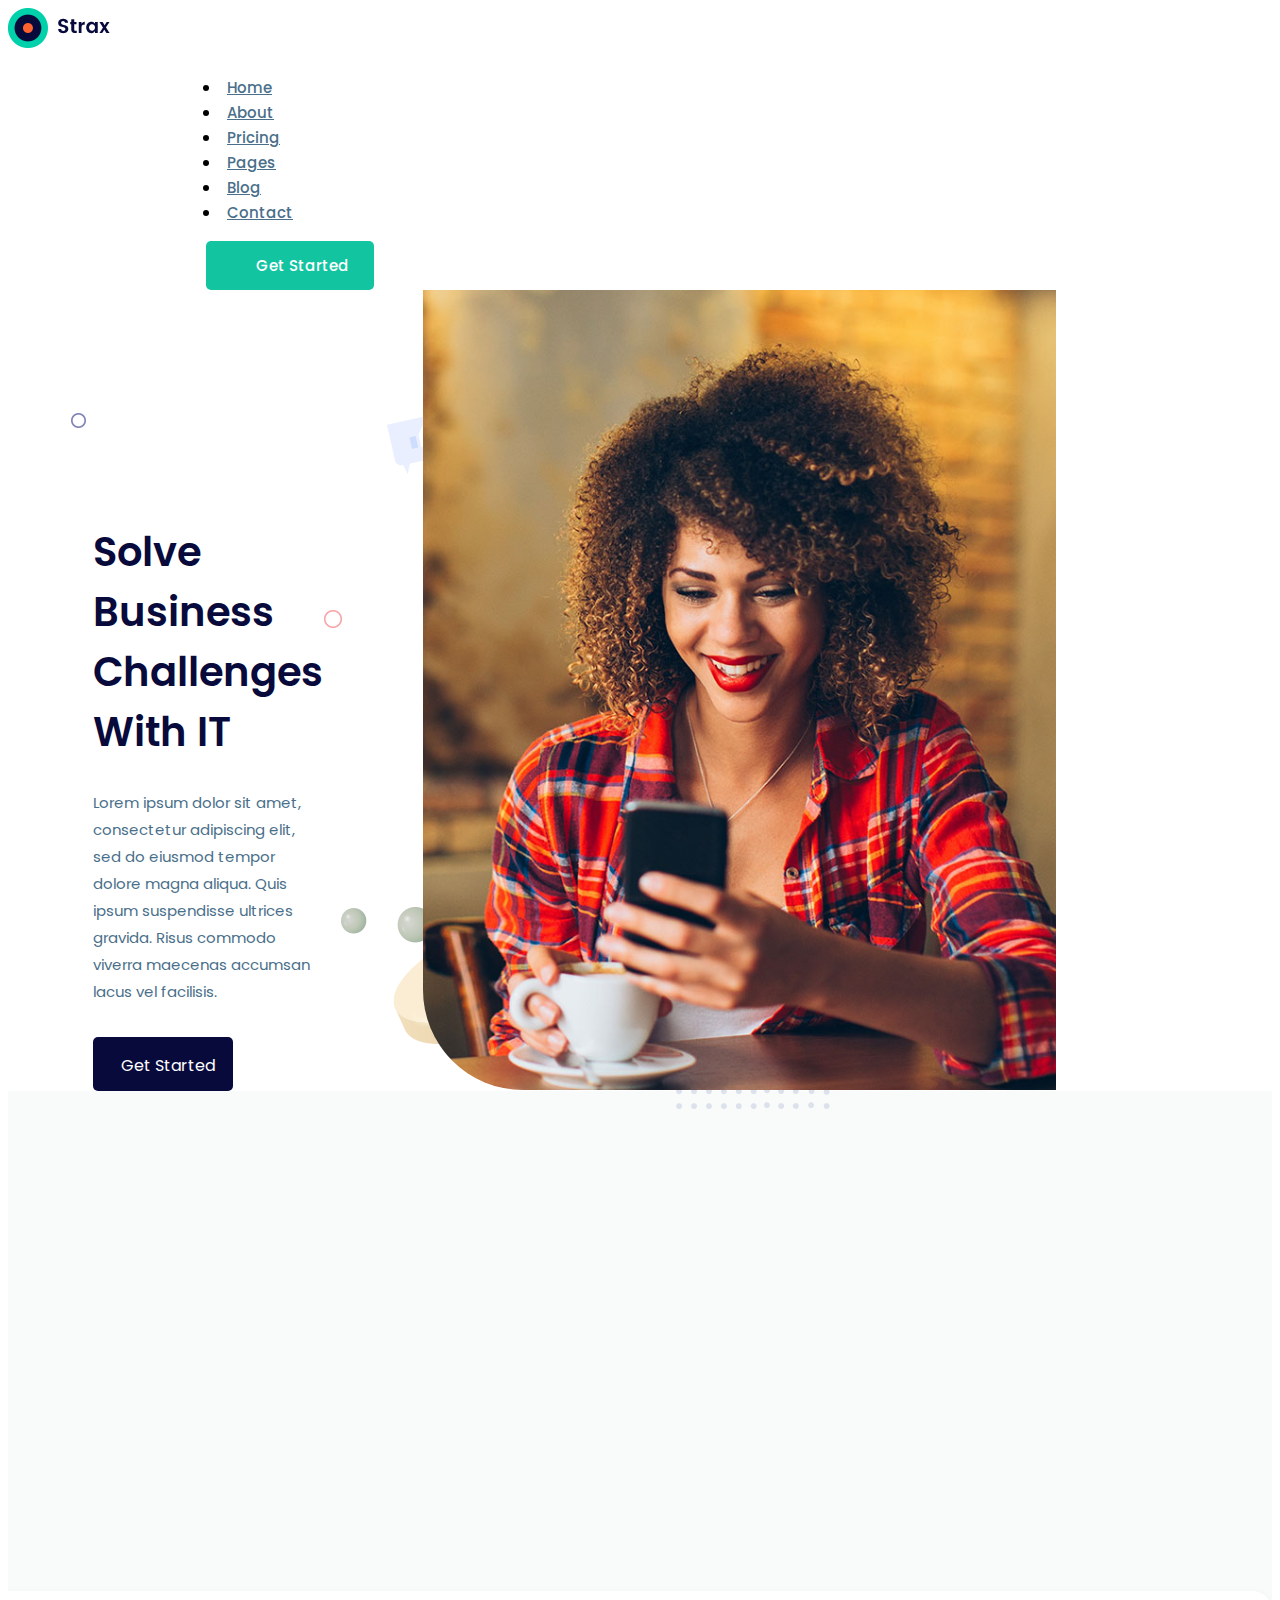
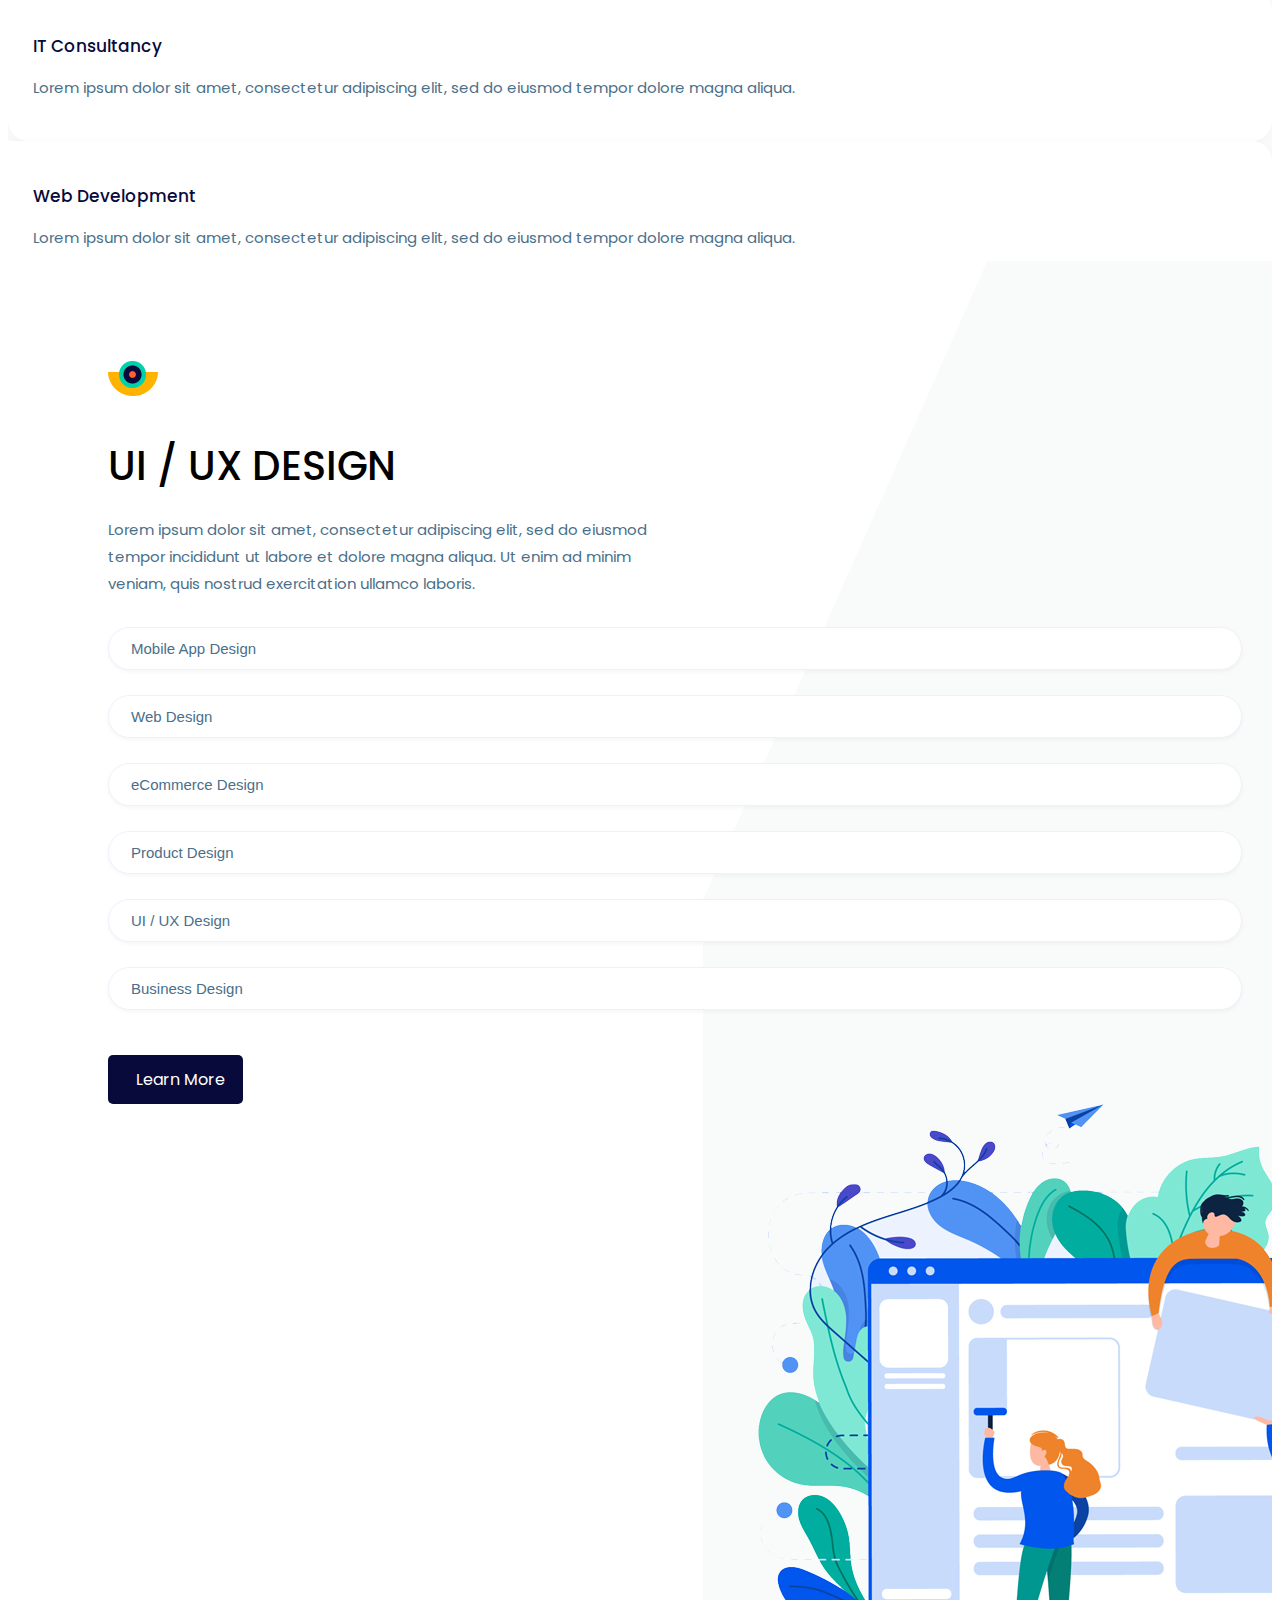
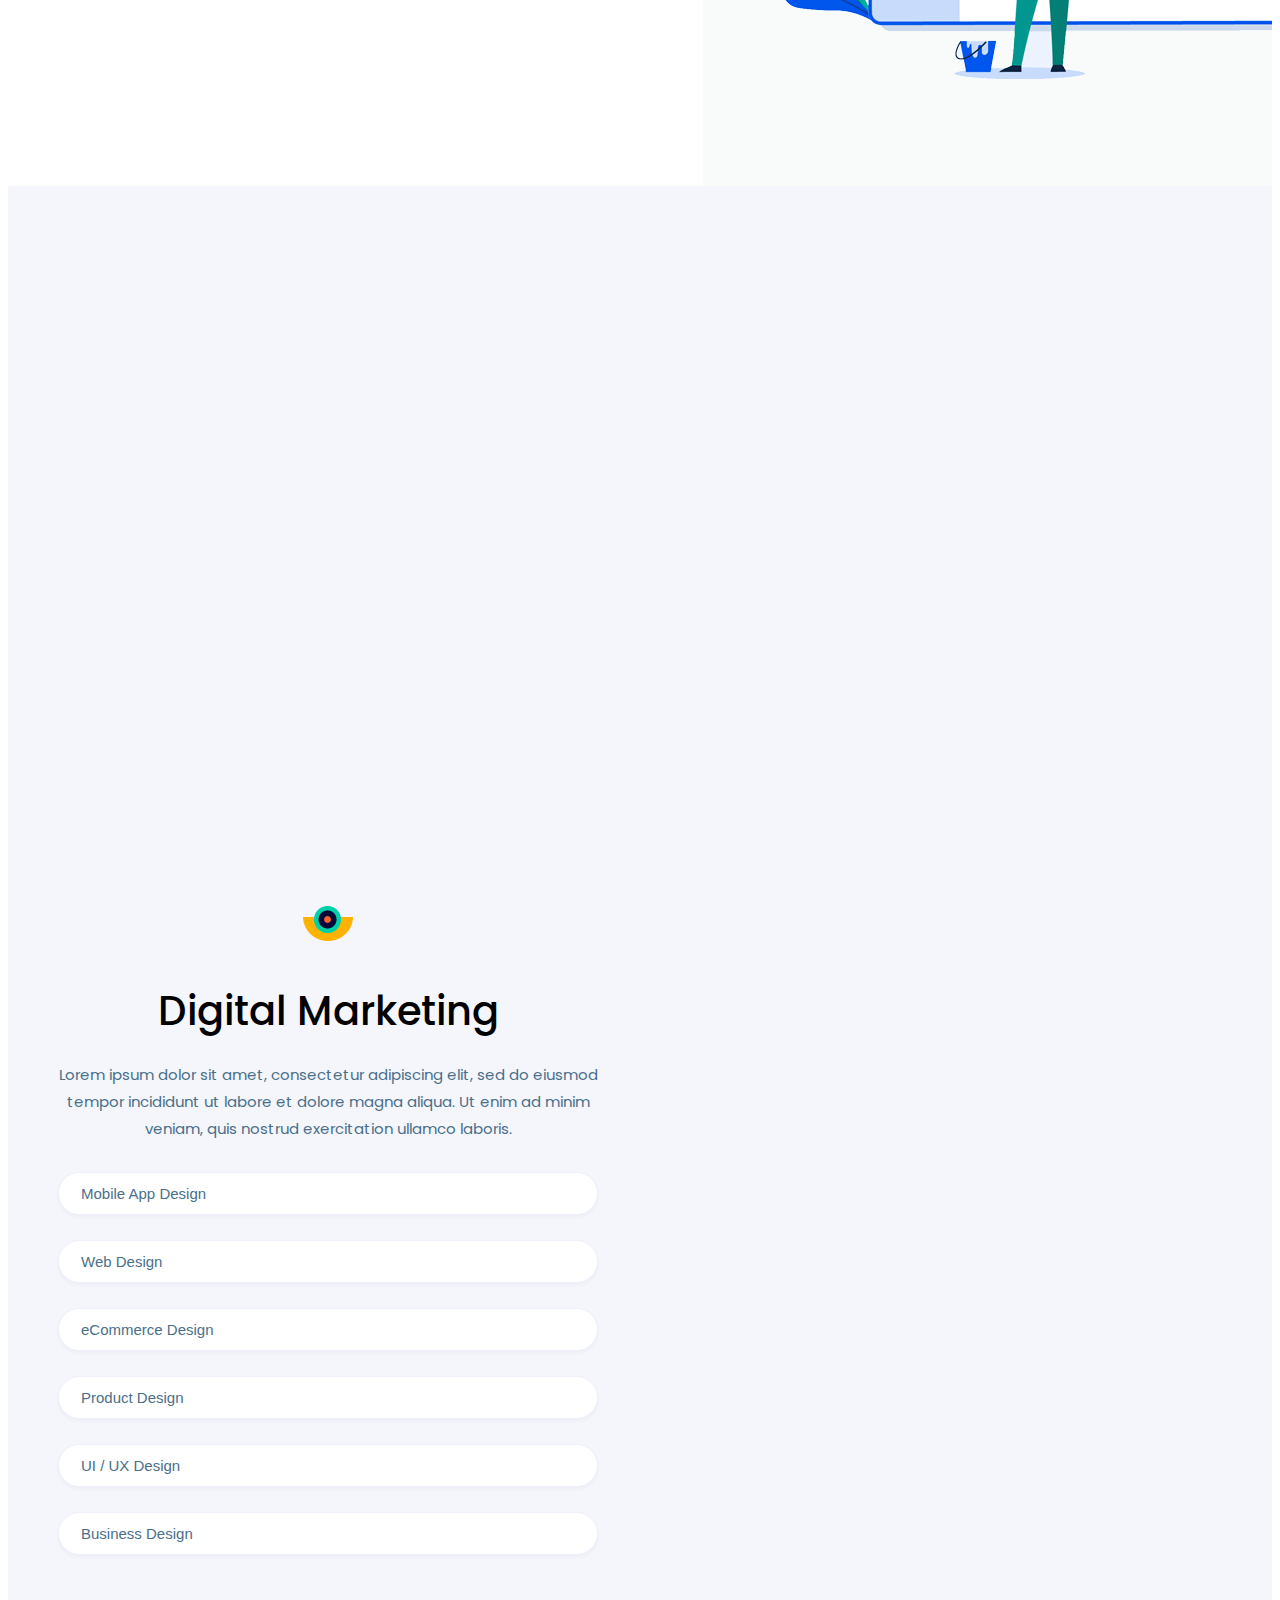
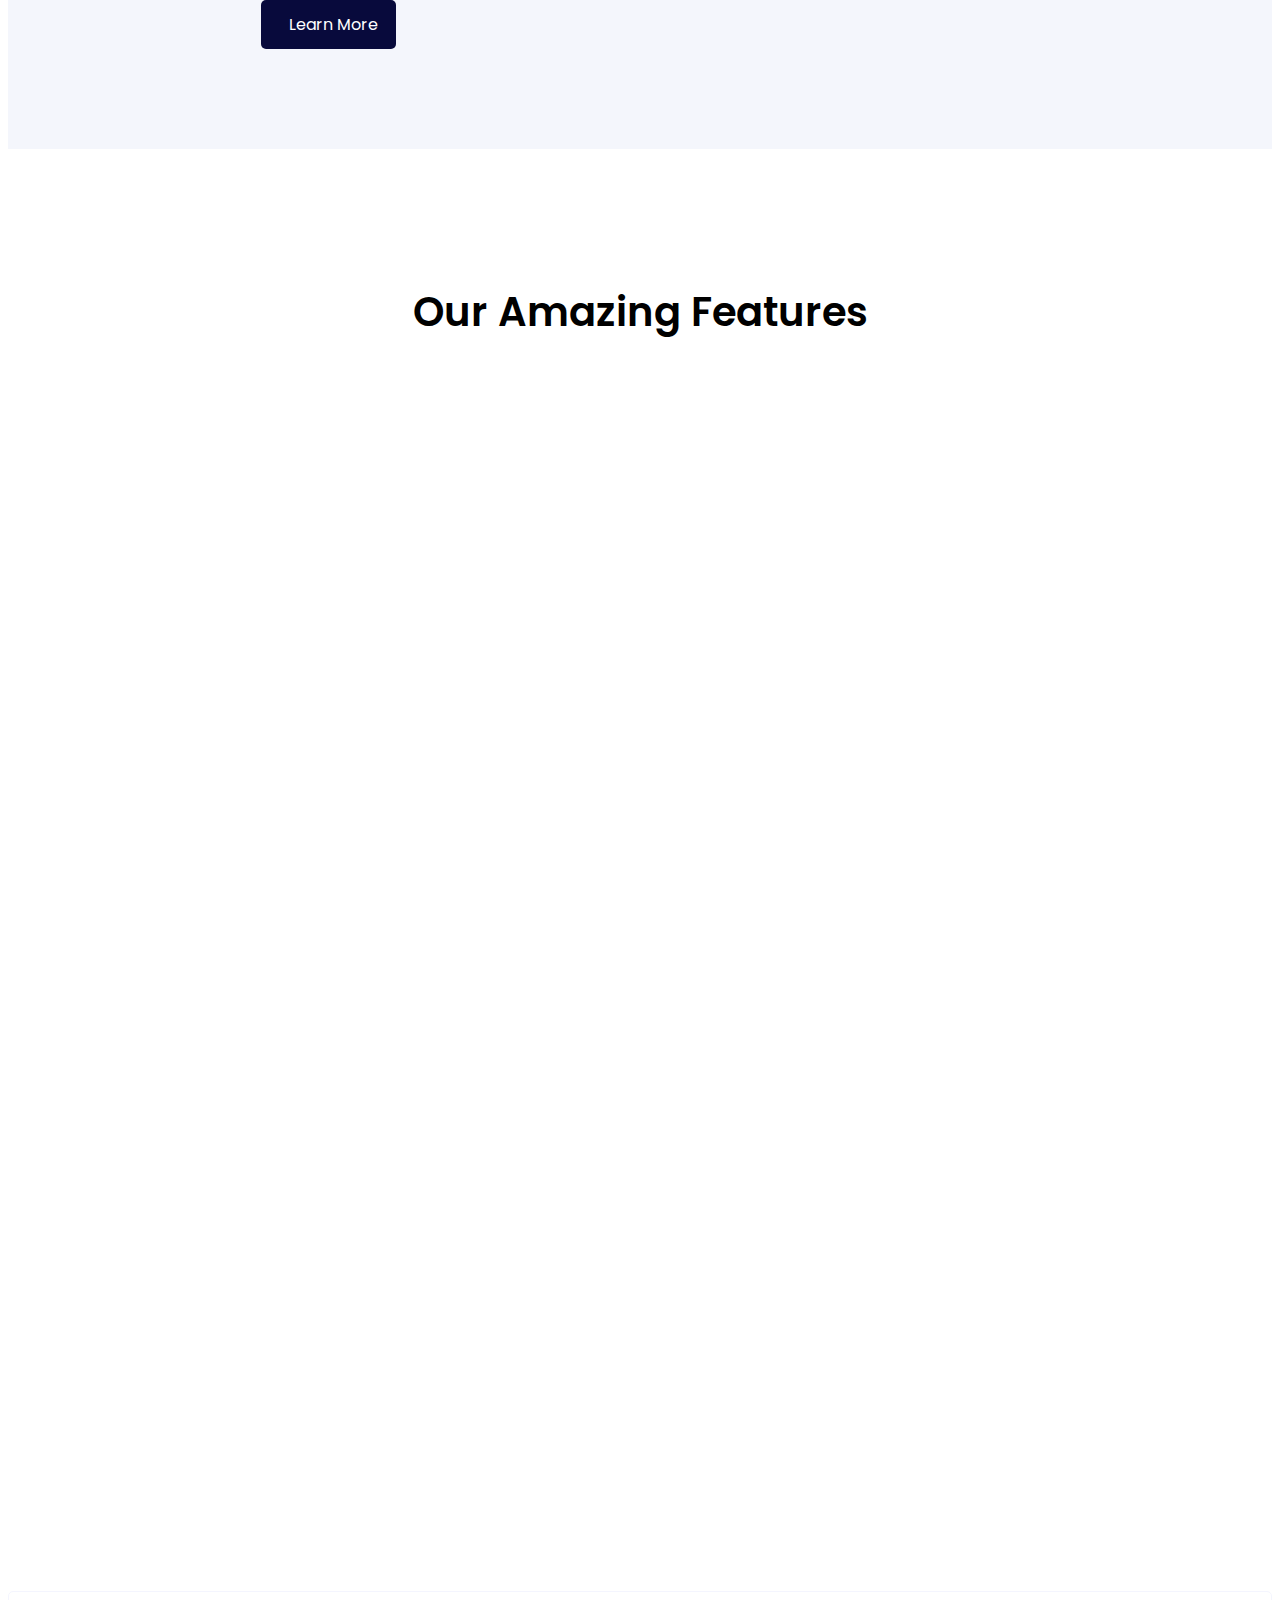
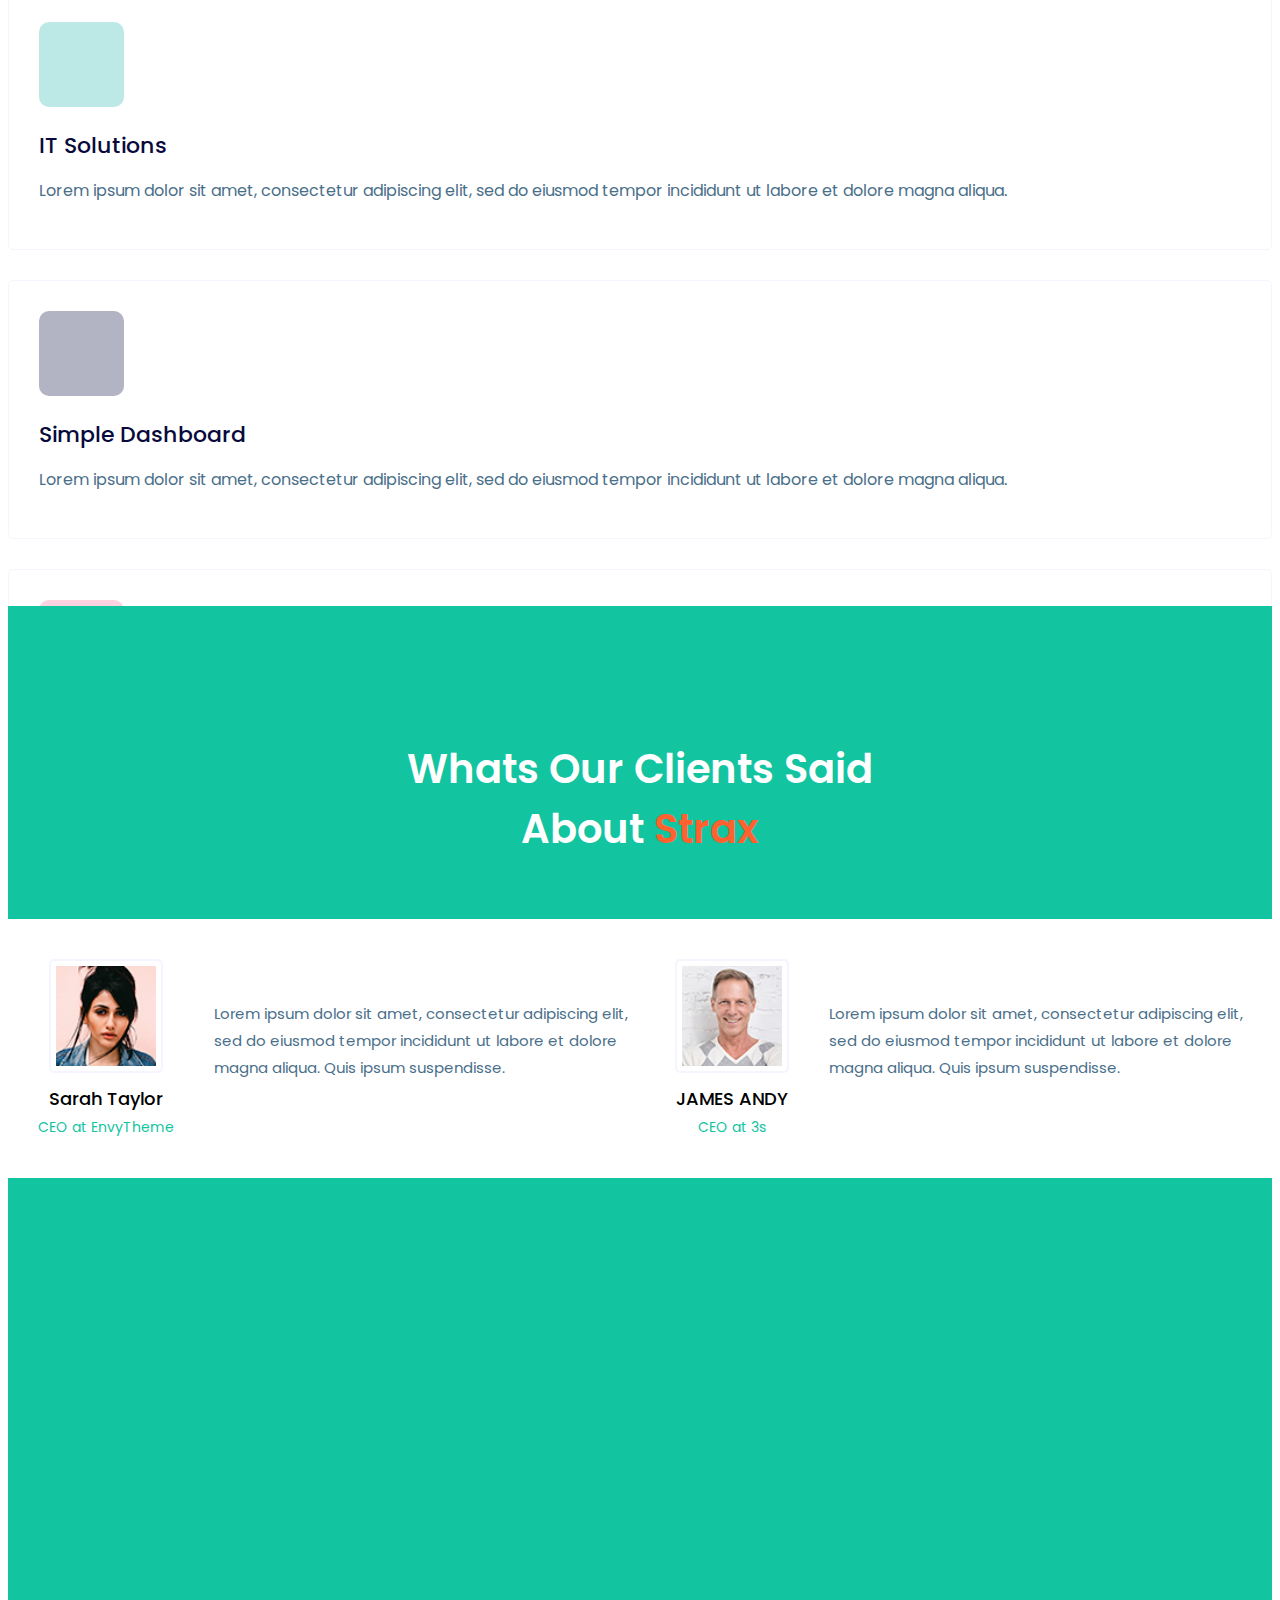
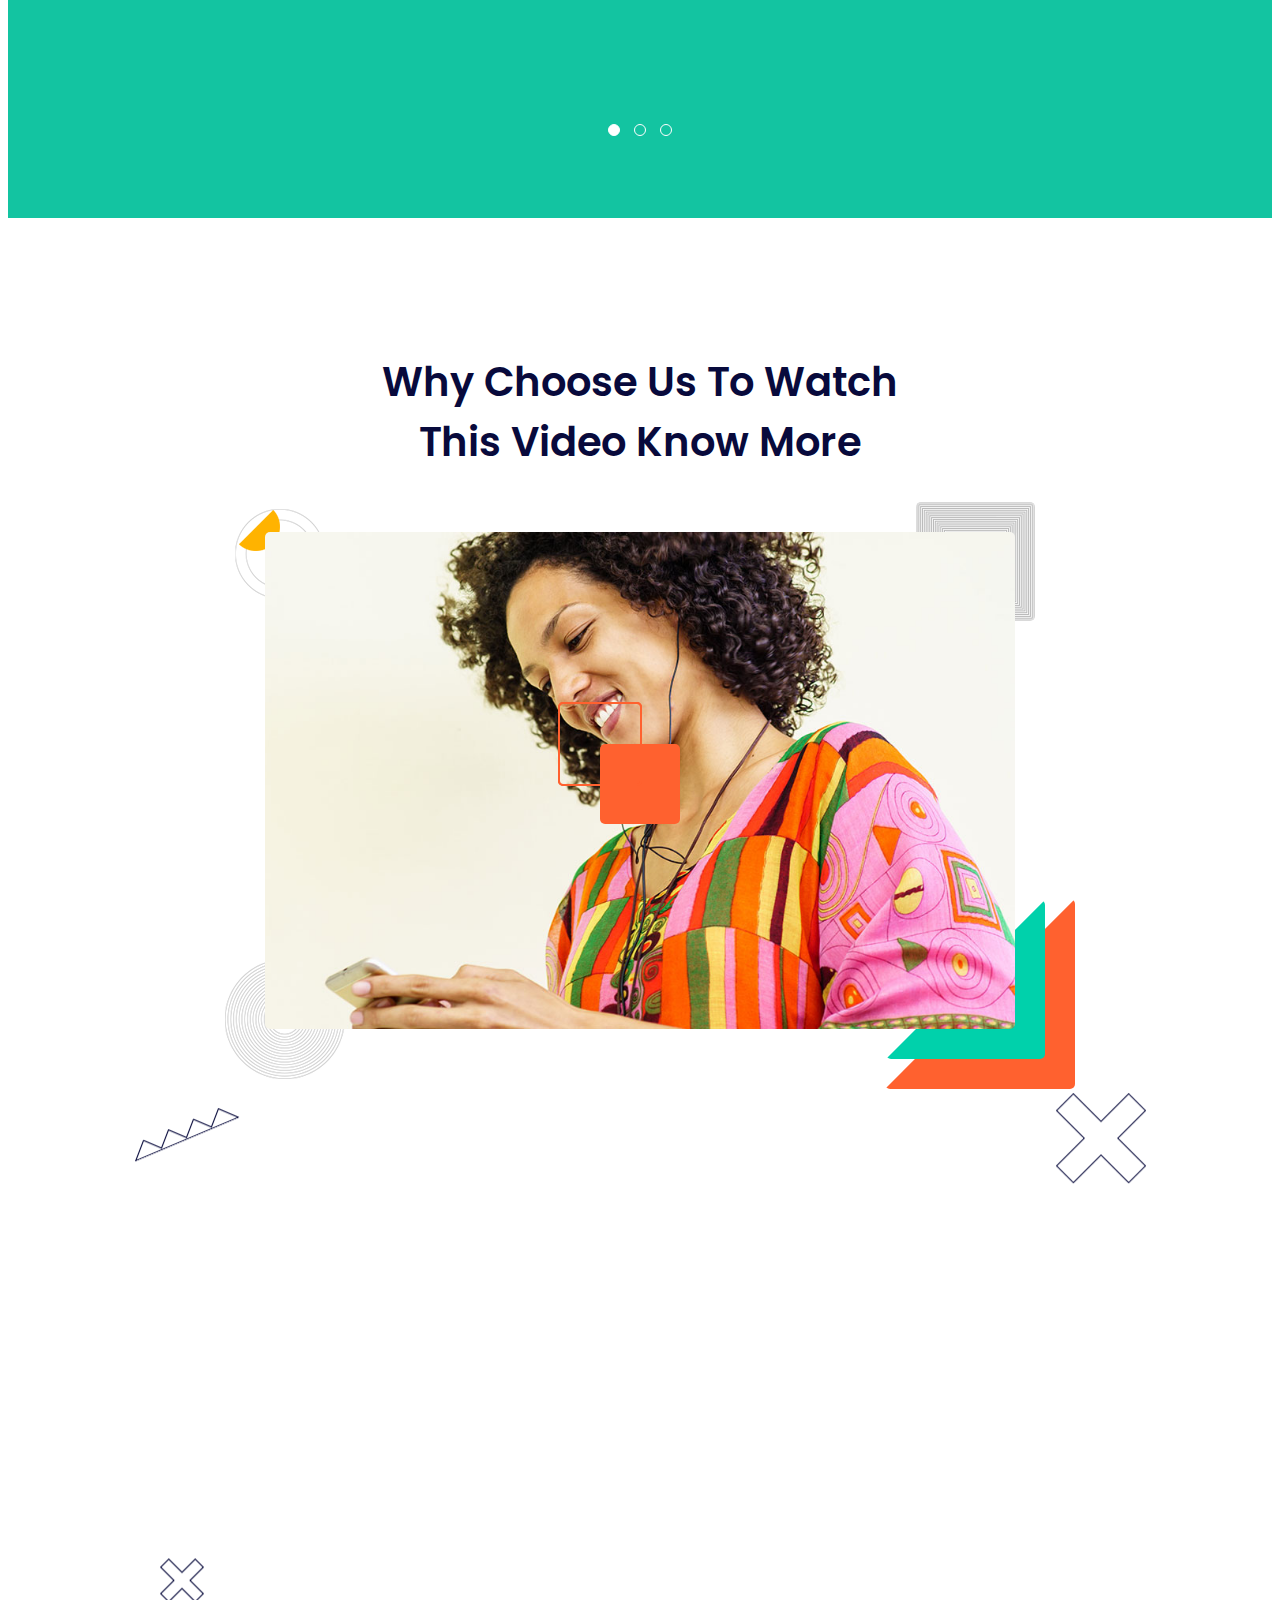
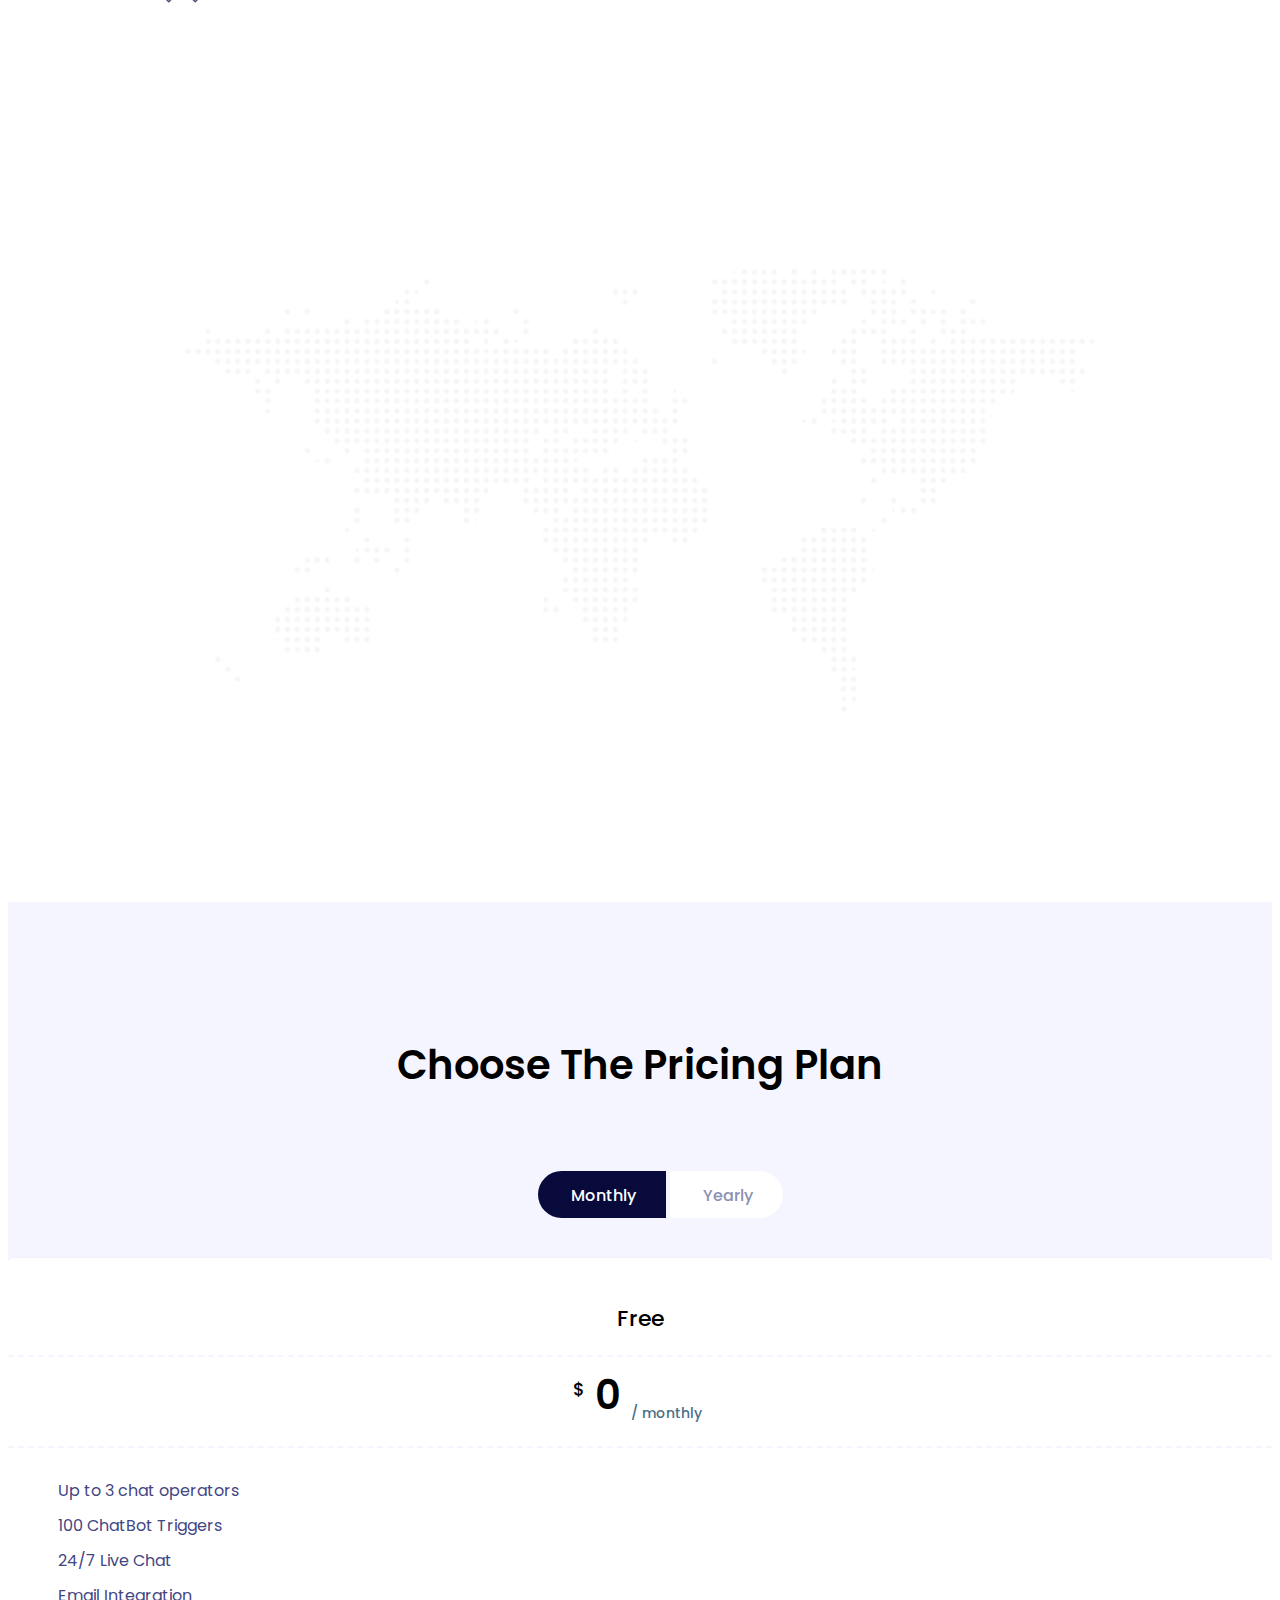
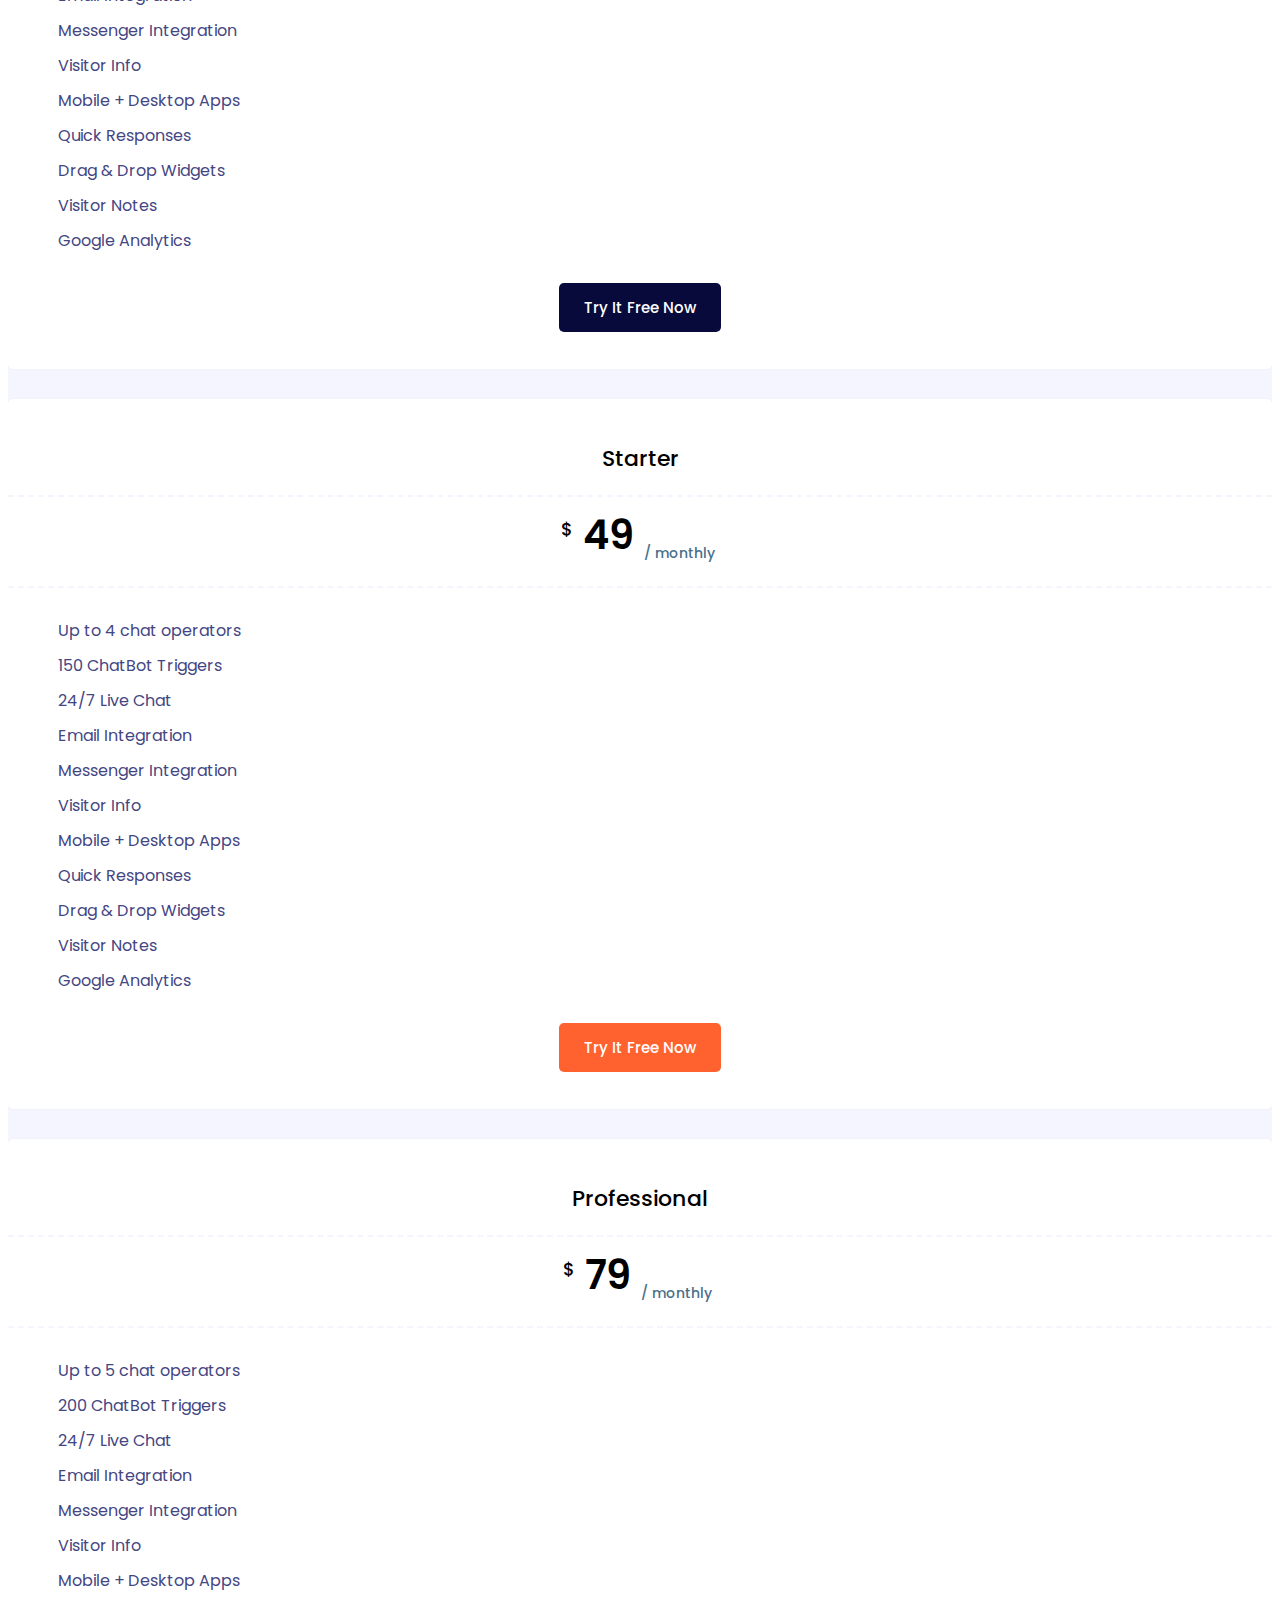
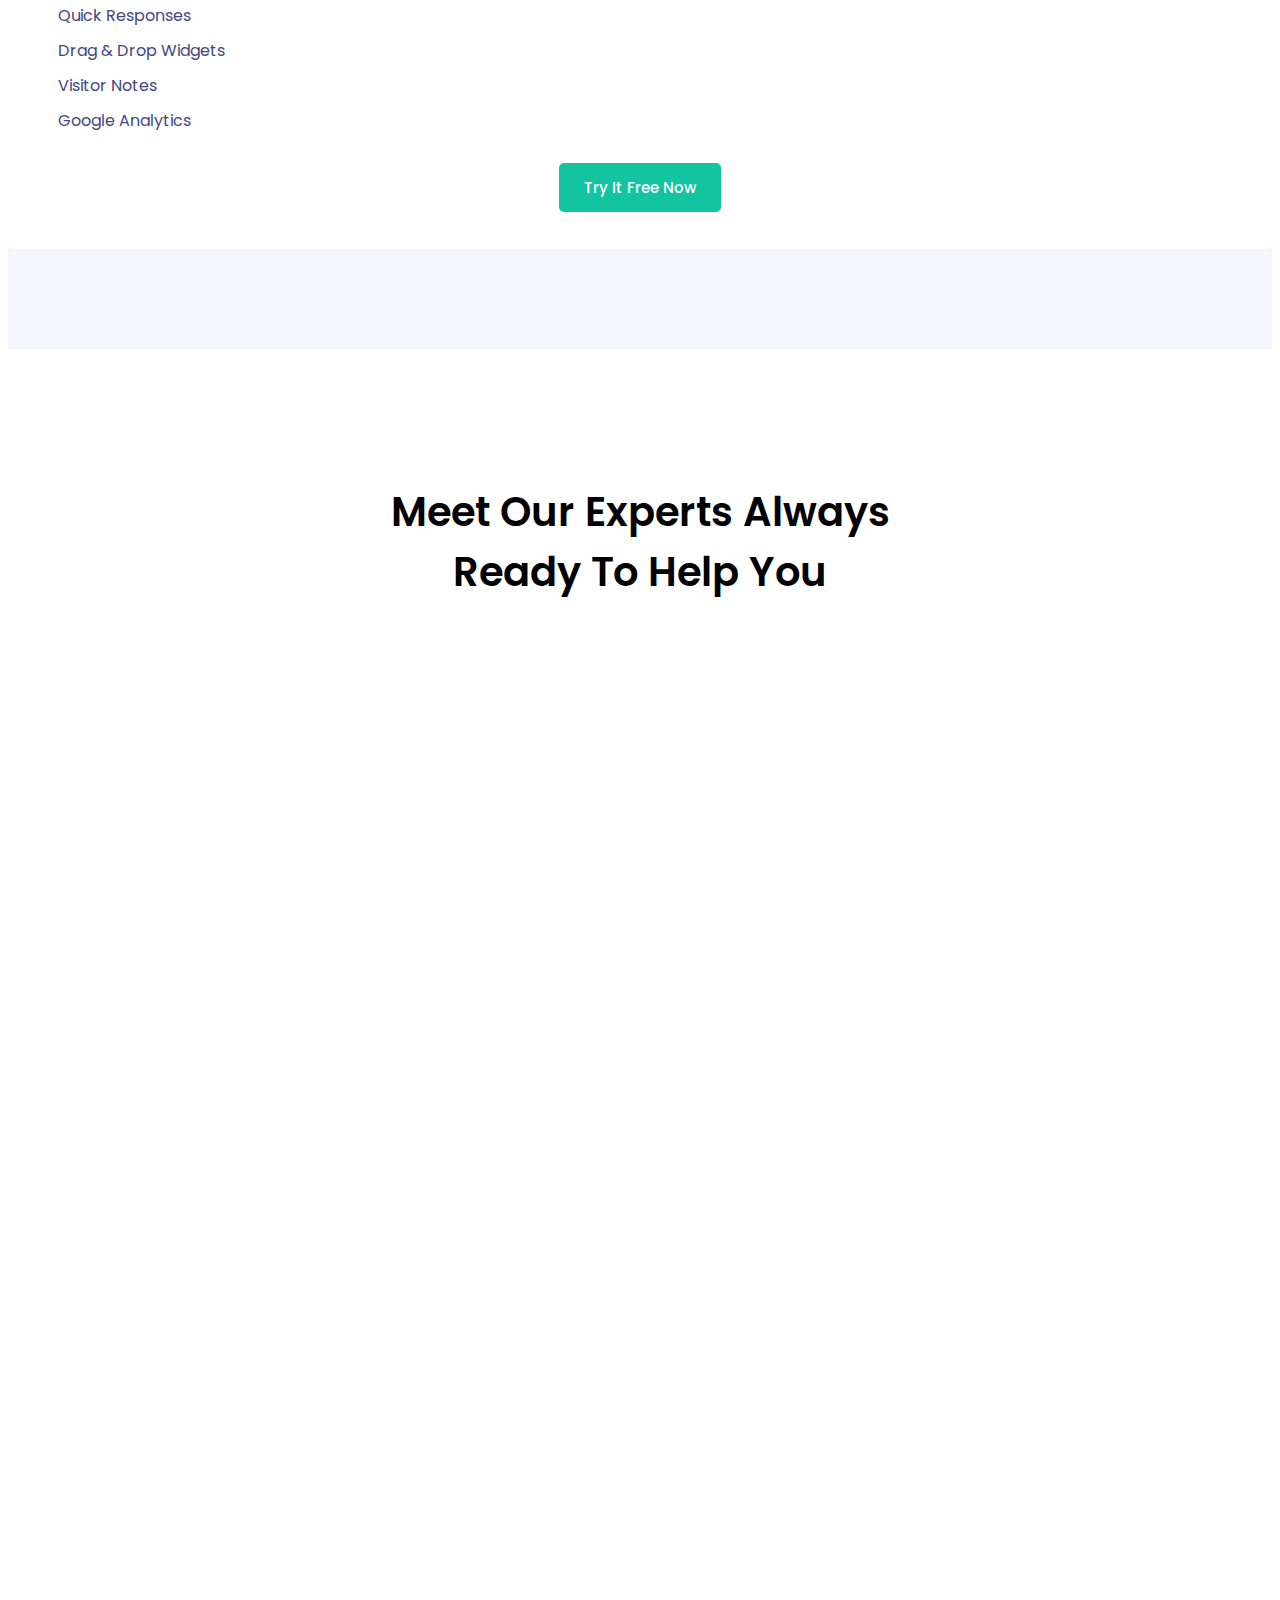
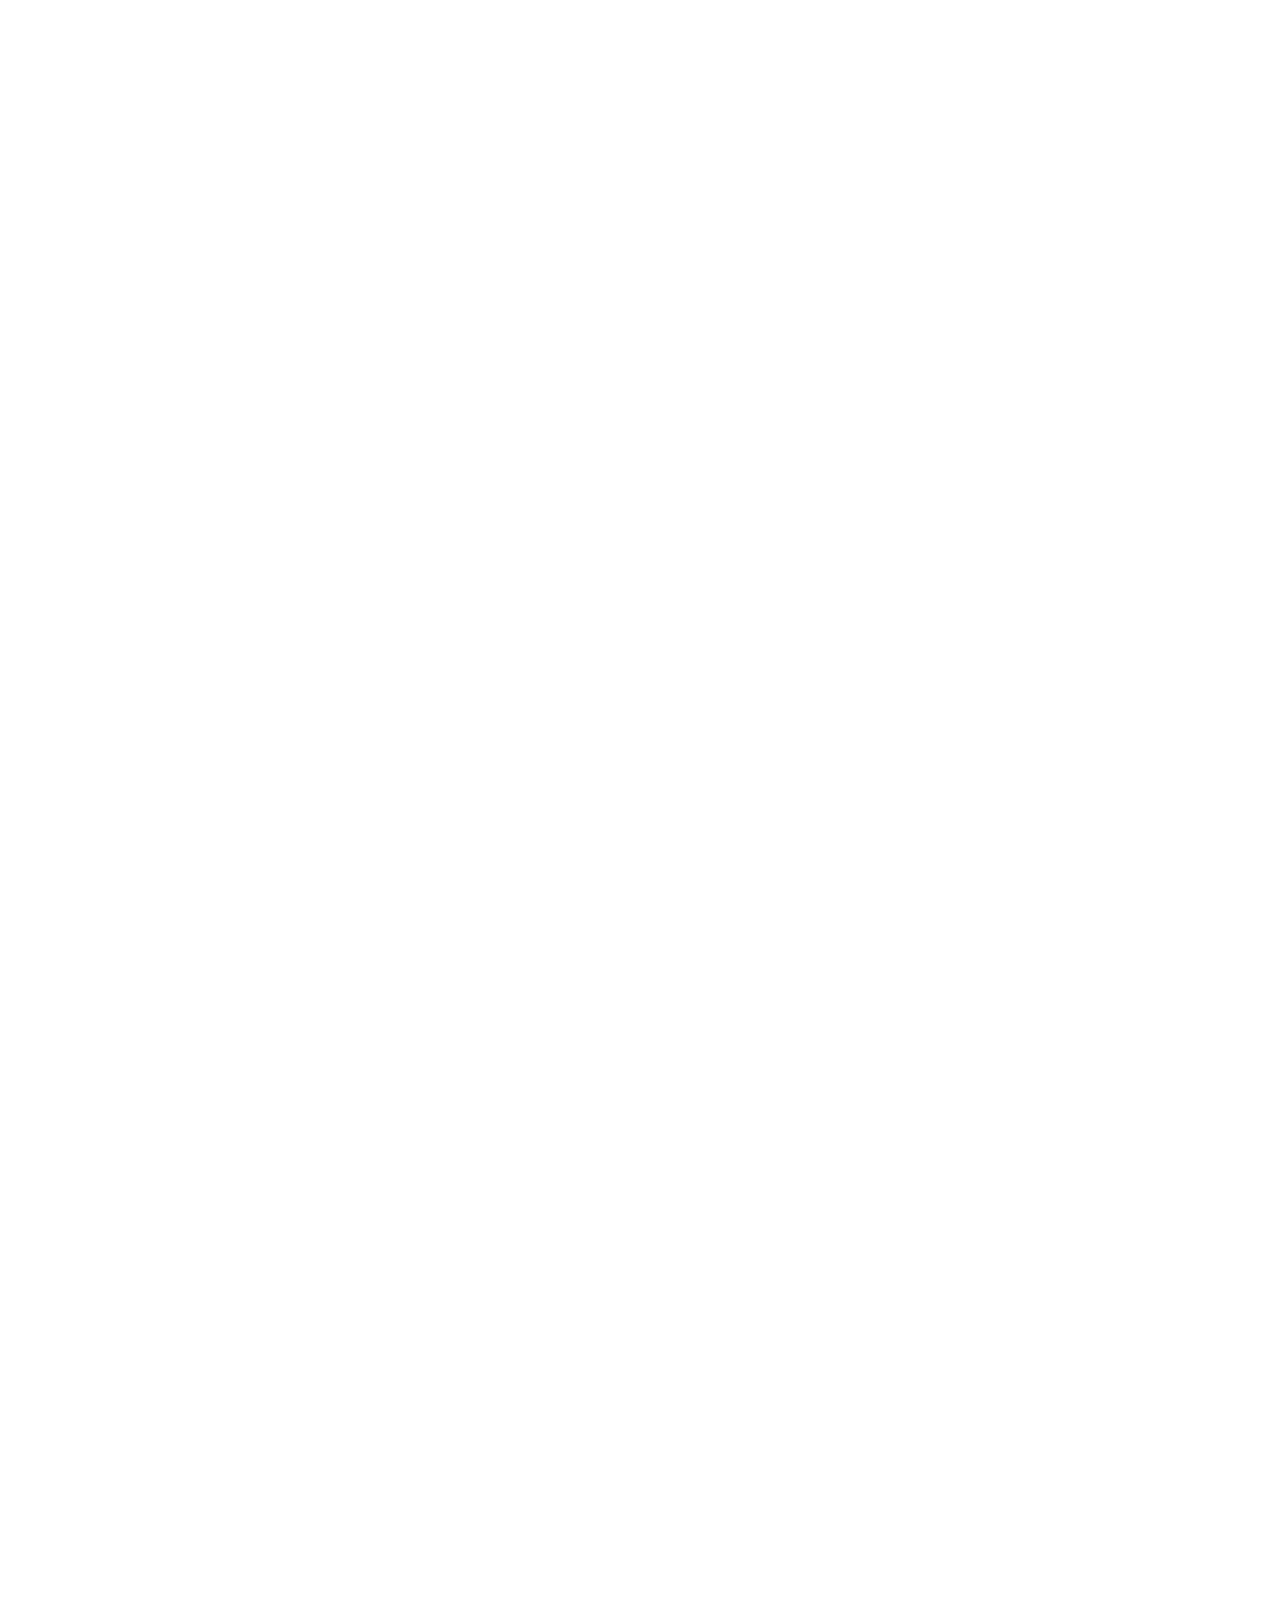
<file: Frontend-Project/index.html>
<!DOCTYPE html>
<html lang="en">
  <head>
    <meta charset="UTF-8" />
    <meta http-equiv="X-UA-Compatible" content="IE=edge" />
    <meta name="viewport" content="width=device-width, initial-scale=1.0" />
    <title>Document</title>
    <link rel="preconnect" href="https://fonts.googleapis.com" />
    <link rel="preconnect" href="https://fonts.gstatic.com" crossorigin />
    <link
      rel="stylesheet"
      href="plugin/owl-carousel/dist/assets/owl.carousel.min.css"
    />
    <link
      rel="stylesheet"
      href="plugin/owl-carousel/dist/assets/owl.theme.default.min.css"
    />
    <link
      href="https://fonts.googleapis.com/css2?family=Poppins:wght@100;300;400;500;600;700&display=swap"
      rel="stylesheet"
    />
    <link
      rel="stylesheet"
      href="https://pro.fontawesome.com/releases/v5.8.2/css/all.css"
      integrity="sha384-xVVam1KS4+Qt2OrFa+VdRUoXygyKIuNWUUUBZYv+n27STsJ7oDOHJgfF0bNKLMJF"
      crossorigin="anonymous"
    />
    <link
      href="https://cdn.jsdelivr.net/npm/bootstrap@5.1.3/dist/css/bootstrap.min.css"
      rel="stylesheet"
      integrity="sha384-1BmE4kWBq78iYhFldvKuhfTAU6auU8tT94WrHftjDbrCEXSU1oBoqyl2QvZ6jIW3"
      crossorigin="anonymous"
    />
    <link rel="stylesheet" href="assets/css/style.css" />
    <link rel="stylesheet" href="assets/css/responsive.css" />
  </head>
  <body>
    <header id="header">
      <div class="navbar-area">
        <div class="nav-strax-logo">
          <div class="container">
            <nav class="navbar navbar-expand-md navbar-light">
              <a href="#" class="navbar-brand">
                <img src="assets/img/logo.png" alt="" />
              </a>
              <div
                class="collapse navbar-collapse mean-menu"
                id="navbarSupportedContent"
              >
                <ul class="navbar-nav">
                  <li class="nav-item n-1">
                    <a href="index.html" class="nav-link"
                      >Home
                      <i class="fas fa-chevron-down"></i>
                    </a>
                    <ul class="dropdown-menu">
                      <li class="nav-item">
                        <h3>With Animation</h3>
                        <a href="#">Home One (It Startup)</a>
                        <a href="#">Home Two (It Startup)</a>
                        <a href="#">Home Three (It Startup)</a>
                        <a href="#">Home Four (It Startup)</a>
                        <a href="#">Home Five (It Startup)</a>
                        <a href="#">Home Six (It Startup)</a>
                        <a href="#">Home Seven (It Startup)</a>
                        <a href="#">Home Eight (It Startup)</a>
                      </li>
                      <li class="nav-item">
                        <h3>Without Animation</h3>
                        <a href="#">Home One (It Startup)</a>
                        <a href="#">Home Two (It Startup)</a>
                        <a href="#">Home Three (It Startup)</a>
                        <a href="#">Home Four (It Startup)</a>
                        <a href="#">Home Five (It Startup)</a>
                        <a href="#">Home Six (It Startup)</a>
                        <a href="#">Home Seven (It Startup)</a>
                        <a href="#">Home Eight (It Startup)</a>
                      </li>
                    </ul>
                  </li>
                  <li class="nav-item">
                    <a href="about.html" target="_blank" class="nav-link"
                      >About</a
                    >
                  </li>
                  <li class="nav-item">
                    <a href="pricing.html" target="_blank" class="nav-link"
                      >Pricing</a
                    >
                  </li>
                  <li class="nav-item n-4">
                    <a href="#" class="nav-link"
                      >Pages
                      <i class="fas fa-chevron-down"></i>
                    </a>
                    <ul class="dropdown-menu">
                      <li class="nav-item n-inner-1">
                        <a
                          href="services-1.html"
                          target="_blank"
                          class="nav-link"
                          >Services</a
                        >
                        <ul class="dropdown-menu">
                          <li class="nav-item">
                            <a href="" class="nav-link">Services Styles One</a>
                          </li>
                          <li class="nav-item">
                            <a href="" class="nav-link">Services Styles Two</a>
                          </li>
                          <li class="nav-item">
                            <a href="" class="nav-link"
                              >Services Styles Three</a
                            >
                          </li>
                          <li class="nav-item">
                            <a
                              href="single-service.html"
                              target="_blank"
                              class="nav-link"
                              >Service Details</a
                            >
                          </li>
                        </ul>
                      </li>
                      <li class="nav-item">
                        <a href="#" class="nav-link">Features</a>
                      </li>
                      <li class="nav-item">
                        <a href="team.html" target="_blank" class="nav-link"
                          >Team</a
                        >
                      </li>
                      <li class="nav-item">
                        <a href="login.html" target="_blank" class="nav-link"
                          >Log In</a
                        >
                      </li>
                      <li class="nav-item">
                        <a href="#" class="nav-link">Sign Up</a>
                      </li>
                      <li class="nav-item">
                        <a href="#" class="nav-link">Faq</a>
                      </li>
                      <li class="nav-item">
                        <a href="#" class="nav-link">404 Error</a>
                      </li>
                    </ul>
                  </li>
                  <li class="nav-item n-5">
                    <a href="#" class="nav-link"
                      >Blog
                      <i class="fas fa-chevron-down"></i>
                    </a>
                    <ul class="dropdown-menu">
                      <li class="nav-item">
                        <a href="#" class="nav-link">Blog Grid</a>
                      </li>
                      <li class="nav-item">
                        <a href="#" class="nav-link">Blog Right Sidebar</a>
                      </li>
                      <li class="nav-item">
                        <a href="#" class="nav-link">Blog Details</a>
                      </li>
                    </ul>
                  </li>
                  <li class="nav-item">
                    <a href="contact.html" target="_blank" class="nav-link"
                      >Contact</a
                    >
                  </li>
                </ul>
                <div class="others-options">
                  <a href="#" class="default-btn">
                    <i class="fab fa-gripfire"></i>
                    Get Started</a
                  >
                  <a href="#" class="optional-btn">
                    <i class="fal fa-sign-in"></i>
                    Log In</a
                  >
                </div>
              </div>
            </nav>
          </div>
        </div>
        <div class="responsive-nav">
          <div class="container">
            <div class="row">
              <div class="main-menu" style="width: 80%">
                <div class="hamburger pt-1">
                  <button class="hamburger-btn">
                    <i class="fas fa-bars"></i>
                  </button>
                </div>
                <nav id="main-menu-navbar">
                  <ul class="main-menu-navbar-list">
                    <li><a href="#">Home</a></li>
                    <li><a href="about.html">About</a></li>
                    <li><a href="pricing.html">Pricing</a></li>
                    <li><a href="#">Pages</a></li>
                    <li><a href="#">Blog</a></li>
                    <li><a href="contact.html">Contact</a></li>
                  </ul>
                </nav>
              </div>
              <div class="logo">
                <img src="assets/img/logo.png" alt="" />
              </div>
            </div>
          </div>
        </div>
      </div>
      <section id="banner">
        <div class="container-fluid">
          <div class="row">
            <div class="custom-banner">
              <div class="col-lg-7 col-md-12">
                <div class="custom-banner-left">
                  <h1>Solve Business Challenges With IT</h1>
                  <p>
                    Lorem ipsum dolor sit amet, consectetur adipiscing elit, sed
                    do eiusmod tempor dolore magna aliqua. Quis ipsum
                    suspendisse ultrices gravida. Risus commodo viverra maecenas
                    accumsan lacus vel facilisis.
                  </p>
                  <a href="#"><i class="fab fa-gripfire"></i>Get Started</a>
                </div>
              </div>
              <div class="col-lg-5 col-md-12">
                <div class="owl-carousel custom-owl-carous">
                  <div class="custom-banner-right"></div>
                  <div class="custom-banner-right-2"></div>
                  <div class="custom-banner-right-3"></div>
                </div>
              </div>
            </div>
          </div>
        </div>
        <div class="shape-20">
          <img src="assets/img/shape20.png" alt="" />
        </div>
        <div class="shape-19">
          <img src="assets/img/shape19.png" alt="" />
        </div>
        <div class="shape-21">
          <img src="assets/img/shape21.png" alt="" />
        </div>
        <div class="shape-22">
          <img src="assets/img/shape22.png" alt="" />
        </div>

        <div class="shape-24">
          <img src="assets/img/shape24.png" alt="" />
        </div>
        <div class="shape-26">
          <img src="assets/img/shape25.png" alt="" />
        </div>
      </section>
    </header>
    <main>
      <section id="info">
        <div class="container">
          <div class="row">
            <div class="col-lg-3 col-md-6 col-sm-12 mb-3" id="card-1">
              <div class="custom-items">
                <i class="fas fa-comments"></i>
                <h3>
                  <a href="">IT Consultancy</a>
                </h3>
                <p>
                  Lorem ipsum dolor sit amet, consectetur adipiscing elit, sed
                  do eiusmod tempor dolore magna aliqua.
                </p>
              </div>
            </div>

            <div class="col-lg-3 col-md-6 col-sm-12 mb-3" id="card-2">
              <div class="custom-items">
                <i class="fas fa-laptop"></i>
                <h3>
                  <a href="">Web Development</a>
                </h3>
                <p>
                  Lorem ipsum dolor sit amet, consectetur adipiscing elit, sed
                  do eiusmod tempor dolore magna aliqua.
                </p>
              </div>
            </div>

            <div class="col-lg-3 col-md-6 col-sm-12 mb-3" id="card-3">
              <div class="custom-items">
                <i class="fas fa-check-circle"></i>
                <h3>
                  <a href="">IT Solutions</a>
                </h3>
                <p>
                  Lorem ipsum dolor sit amet, consectetur adipiscing elit, sed
                  do eiusmod tempor dolore magna aliqua.
                </p>
              </div>
            </div>

            <div class="col-lg-3 col-md-6 col-sm-12 mb-3" id="card-4">
              <div class="custom-items">
                <i class="fas fa-bullhorn"></i>
                <h3>
                  <a href="">Digital Marketing</a>
                </h3>
                <p>
                  Lorem ipsum dolor sit amet, consectetur adipiscing elit, sed
                  do eiusmod tempor dolore magna aliqua.
                </p>
              </div>
            </div>
          </div>
        </div>
      </section>
      <section id="part-2">
        <div class="container-fluid">
          <div class="row">
            <div class="col-lg-6 col-md-12">
              <div class="ui-ux-design">
                <div class="icon">
                  <img src="assets/img/icon1.png" alt="" />
                </div>
                <h2>UI / UX DESIGN</h2>
                <p>
                  Lorem ipsum dolor sit amet, consectetur adipiscing elit, sed
                  do eiusmod tempor incididunt ut labore et dolore magna aliqua.
                  Ut enim ad minim veniam, quis nostrud exercitation ullamco
                  laboris.
                </p>
                <div class="row">
                  <div class="col-lg-6 col-md-6 col-sm-12">
                    <div class="custom-part2-buttons">
                      <button class="custom-btn">
                        <i class="fas fa-check-circle"></i> Mobile App Design
                      </button>
                    </div>
                  </div>
                  <div class="col-lg-6 col-md-6 col-sm-12">
                    <div class="custom-part2-buttons">
                      <button class="custom-btn">
                        <i class="fas fa-check-circle"></i> Web Design
                      </button>
                    </div>
                  </div>
                  <div class="col-lg-6 col-md-6 col-sm-12">
                    <div class="custom-part2-buttons">
                      <button class="custom-btn">
                        <i class="fas fa-check-circle"></i> eCommerce Design
                      </button>
                    </div>
                  </div>
                  <div class="col-lg-6 col-md-6 col-sm-12">
                    <div class="custom-part2-buttons">
                      <button class="custom-btn">
                        <i class="fas fa-check-circle"></i> Product Design
                      </button>
                    </div>
                  </div>
                  <div class="col-lg-6 col-md-6 col-sm-12">
                    <div class="custom-part2-buttons">
                      <button class="custom-btn">
                        <i class="fas fa-check-circle"></i> UI / UX Design
                      </button>
                    </div>
                  </div>
                  <div class="col-lg-6 col-md-6 col-sm-12">
                    <div class="custom-part2-buttons">
                      <button class="custom-btn">
                        <i class="fas fa-check-circle"></i> Business Design
                      </button>
                    </div>
                  </div>
                </div>
                <div class="col-lg-6 col-md-12 col-sm-12" id="ui-center-btn">
                  <a href="#"
                    ><i class="fal fa-file-spreadsheet"></i>Learn More</a
                  >
                </div>
              </div>
            </div>
            <div class="col-lg-6 col-md-12 part-2-img">
              <div class="custom-part2-img">
                <img src="assets/img/service3.png" alt="" />
              </div>
            </div>
          </div>
        </div>
      </section>
      <section id="part-3">
        <div class="container-fluid">
          <div class="row">
            <div class="col-lg-6 col-md-12 col-sm-12 part-3-order-2">
              <div class="custom-part3-img">
                <img src="assets/img/service4.png" alt="" />
              </div>
            </div>
            <div class="col-lg-6 col-md-12 col-sm-12 part-3-order-1">
              <div class="ui-ux-design">
                <div class="icon">
                  <img src="assets/img/icon1.png" alt="" />
                </div>
                <h2>Digital Marketing</h2>
                <p>
                  Lorem ipsum dolor sit amet, consectetur adipiscing elit, sed
                  do eiusmod tempor incididunt ut labore et dolore magna aliqua.
                  Ut enim ad minim veniam, quis nostrud exercitation ullamco
                  laboris.
                </p>
                <div class="row">
                  <div class="col-lg-6 col-md-6 col-sm-12">
                    <div class="custom-part2-buttons">
                      <button class="custom-btn">
                        <i class="fas fa-check-circle"></i> Mobile App Design
                      </button>
                    </div>
                  </div>
                  <div class="col-lg-6 col-md-6 col-sm-12">
                    <div class="custom-part2-buttons">
                      <button class="custom-btn">
                        <i class="fas fa-check-circle"></i> Web Design
                      </button>
                    </div>
                  </div>
                  <div class="col-lg-6 col-md-6 col-sm-12">
                    <div class="custom-part2-buttons">
                      <button class="custom-btn">
                        <i class="fas fa-check-circle"></i> eCommerce Design
                      </button>
                    </div>
                  </div>
                  <div class="col-lg-6 col-md-6 col-sm-12">
                    <div class="custom-part2-buttons">
                      <button class="custom-btn">
                        <i class="fas fa-check-circle"></i> Product Design
                      </button>
                    </div>
                  </div>
                  <div class="col-lg-6 col-md-6 col-sm-12">
                    <div class="custom-part2-buttons">
                      <button class="custom-btn">
                        <i class="fas fa-check-circle"></i> UI / UX Design
                      </button>
                    </div>
                  </div>
                  <div class="col-lg-6 col-md-6 col-sm-12">
                    <div class="custom-part2-buttons">
                      <button class="custom-btn">
                        <i class="fas fa-check-circle"></i> Business Design
                      </button>
                    </div>
                  </div>
                </div>
                <a href="#"
                  ><i class="fal fa-file-spreadsheet"></i>Learn More</a
                >
              </div>
            </div>
          </div>
        </div>
      </section>
      <section id="our-amazing">
        <div class="container">
          <div class="row">
            <div class="col-12">
              <h2>Our Amazing Features</h2>
            </div>
            <div class="col-lg-4 col-md-6 col-sm-12" id="amazing-card-1">
              <div class="custom-part4-item">
                <div class="custom-part4-icon custom-part4-icon-1">
                  <i class="fal fa-comments-alt"></i>
                </div>
                <h3>IT Consultancy</h3>
                <p>
                  Lorem ipsum dolor sit amet, consectetur adipiscing elit, sed
                  do eiusmod tempor incididunt ut labore et dolore magna aliqua.
                </p>
                <div class="back-icon back-icon-1">
                  <i class="fal fa-comments-alt"></i>
                </div>
              </div>
            </div>
            <div class="col-lg-4 col-md-6 col-sm-12" id="amazing-card-2">
              <div class="custom-part4-item">
                <div class="custom-part4-icon custom-part4-icon-2">
                  <i class="fas fa-check-circle"></i>
                </div>
                <h3>IT Solutions</h3>
                <p>
                  Lorem ipsum dolor sit amet, consectetur adipiscing elit, sed
                  do eiusmod tempor incididunt ut labore et dolore magna aliqua.
                </p>
                <div class="back-icon back-icon-2">
                  <i class="fas fa-check-circle"></i>
                </div>
              </div>
            </div>
            <div class="col-lg-4 col-md-6 col-sm-12" id="amazing-card-3">
              <div class="custom-part4-item">
                <div class="custom-part4-icon custom-part4-icon-3">
                  <i class="fas fa-columns"></i>
                </div>
                <h3>Simple Dashboard</h3>
                <p>
                  Lorem ipsum dolor sit amet, consectetur adipiscing elit, sed
                  do eiusmod tempor incididunt ut labore et dolore magna aliqua.
                </p>
                <div class="back-icon back-icon-3">
                  <i class="fas fa-columns"></i>
                </div>
              </div>
            </div>
            <div class="col-lg-4 col-md-6 col-sm-12" id="amazing-card-4">
              <div class="custom-part4-item">
                <div class="custom-part4-icon custom-part4-icon-4">
                  <i class="fas fa-bell"></i>
                </div>
                <h3>Deadline Reminders</h3>
                <p>
                  Lorem ipsum dolor sit amet, consectetur adipiscing elit, sed
                  do eiusmod tempor incididunt ut labore et dolore magna aliqua.
                </p>
                <div class="back-icon back-icon-4">
                  <i class="fas fa-bell"></i>
                </div>
              </div>
            </div>
            <div class="col-lg-4 col-md-6 col-sm-12" id="amazing-card-5">
              <div class="custom-part4-item">
                <div class="custom-part4-icon custom-part4-icon-5">
                  <i class="fas fa-info-circle"></i>
                </div>
                <h3>Information Retrieval</h3>
                <p>
                  Lorem ipsum dolor sit amet, consectetur adipiscing elit, sed
                  do eiusmod tempor incididunt ut labore et dolore magna aliqua.
                </p>
                <div class="back-icon back-icon-5">
                  <i class="fas fa-info-circle"></i>
                </div>
              </div>
            </div>
            <div class="col-lg-4 col-md-6 col-sm-12" id="amazing-card-6">
              <div class="custom-part4-item">
                <div class="custom-part4-icon custom-part4-icon-6">
                  <i class="fas fa-cog"></i>
                </div>
                <h3>Flexible Functionality</h3>
                <p>
                  Lorem ipsum dolor sit amet, consectetur adipiscing elit, sed
                  do eiusmod tempor incididunt ut labore et dolore magna aliqua.
                </p>
                <div class="back-icon back-icon-6">
                  <i class="fas fa-cog"></i>
                </div>
              </div>
            </div>
          </div>
        </div>
      </section>
      <section id="client-said">
        <div class="container">
          <div class="row">
            <div class="col-12">
              <div class="client-said-about-strax">
                <h2>
                  Whats Our Clients Said About
                  <span>Strax</span>
                </h2>
              </div>
            </div>

            <div class="col-12">
              <div class="owl-carousel owl-theme owl-loaded owl-drag">
                <div class="owl-stage-outer">
                  <div class="owl-stage">
                    <div class="owl-item active">
                      <div class="col-6">
                        <div class="client-said-info">
                          <div class="name-job">
                            <div class="client-photo">
                              <img src="assets/img/7.jpg" alt="" />
                            </div>
                            <h3>Sarah Taylor</h3>
                            <span>CEO at EnvyTheme</span>
                          </div>
                          <div class="feedback-info">
                            <p>
                              Lorem ipsum dolor sit amet, consectetur adipiscing
                              elit, sed do eiusmod tempor incididunt ut labore
                              et dolore magna aliqua. Quis ipsum suspendisse.
                            </p>
                            <ul>
                              <li>
                                <a href=""><i class="fas fa-star"></i></a>
                              </li>
                              <li>
                                <a href=""><i class="fas fa-star"></i></a>
                              </li>
                              <li>
                                <a href=""><i class="fas fa-star"></i></a>
                              </li>
                              <li>
                                <a href=""><i class="fas fa-star"></i></a>
                              </li>
                              <li>
                                <a href=""><i class="fas fa-star"></i></a>
                              </li>
                            </ul>
                          </div>
                          <i class="fas fa-quote-left"></i>
                        </div>
                      </div>
                    </div>
                    <div class="owl-item active">
                      <div class="col-6">
                        <div class="client-said-info">
                          <div class="name-job">
                            <div class="client-photo">
                              <img src="assets/img/8.jpg" alt="" />
                            </div>
                            <h3>JAMES ANDY</h3>
                            <span>CEO at 3s</span>
                          </div>
                          <div class="feedback-info">
                            <p>
                              Lorem ipsum dolor sit amet, consectetur adipiscing
                              elit, sed do eiusmod tempor incididunt ut labore
                              et dolore magna aliqua. Quis ipsum suspendisse.
                            </p>
                            <ul>
                              <li>
                                <a href=""><i class="fas fa-star"></i></a>
                              </li>
                              <li>
                                <a href=""><i class="fas fa-star"></i></a>
                              </li>
                              <li>
                                <a href=""><i class="fas fa-star"></i></a>
                              </li>
                              <li>
                                <a href=""><i class="fas fa-star"></i></a>
                              </li>
                              <li>
                                <a href=""><i class="fas fa-star"></i></a>
                              </li>
                            </ul>
                          </div>
                          <i class="fas fa-quote-left"></i>
                        </div>
                      </div>
                    </div>
                    <div class="owl-item">
                      <div class="col-6">
                        <div class="client-said-info">
                          <div class="name-job">
                            <div class="client-photo">
                              <img src="assets/img/6.jpg" alt="" />
                            </div>
                            <h3>Michael John</h3>
                            <span>CEO at Envato</span>
                          </div>
                          <div class="feedback-info">
                            <p>
                              Lorem ipsum dolor sit amet, consectetur adipiscing
                              elit, sed do eiusmod tempor incididunt ut labore
                              et dolore magna aliqua. Quis ipsum suspendisse.
                            </p>
                            <ul>
                              <li>
                                <a href=""><i class="fas fa-star"></i></a>
                              </li>
                              <li>
                                <a href=""><i class="fas fa-star"></i></a>
                              </li>
                              <li>
                                <a href=""><i class="fas fa-star"></i></a>
                              </li>
                              <li>
                                <a href=""><i class="fas fa-star"></i></a>
                              </li>
                              <li>
                                <a href=""><i class="fas fa-star"></i></a>
                              </li>
                            </ul>
                          </div>
                          <i class="fas fa-quote-left"></i>
                        </div>
                      </div>
                    </div>
                    <div class="owl-item">
                      <div class="col-6">
                        <div class="client-said-info">
                          <div class="name-job">
                            <div class="client-photo">
                              <img src="assets/img/7.jpg" alt="" />
                            </div>
                            <h3>Sarah Taylor</h3>
                            <span>CEO at EnvyTheme</span>
                          </div>
                          <div class="feedback-info">
                            <p>
                              Lorem ipsum dolor sit amet, consectetur adipiscing
                              elit, sed do eiusmod tempor incididunt ut labore
                              et dolore magna aliqua. Quis ipsum suspendisse.
                            </p>
                            <ul>
                              <li>
                                <a href=""><i class="fas fa-star"></i></a>
                              </li>
                              <li>
                                <a href=""><i class="fas fa-star"></i></a>
                              </li>
                              <li>
                                <a href=""><i class="fas fa-star"></i></a>
                              </li>
                              <li>
                                <a href=""><i class="fas fa-star"></i></a>
                              </li>
                              <li>
                                <a href=""><i class="fas fa-star"></i></a>
                              </li>
                            </ul>
                          </div>
                          <i class="fas fa-quote-left"></i>
                        </div>
                      </div>
                    </div>
                    <div class="owl-item">
                      <div class="col-6">
                        <div class="client-said-info">
                          <div class="name-job">
                            <div class="client-photo">
                              <img src="assets/img/8.jpg" alt="" />
                            </div>
                            <h3>Sarah Taylor</h3>
                            <span>CEO at EnvyTheme</span>
                          </div>
                          <div class="feedback-info">
                            <p>
                              Lorem ipsum dolor sit amet, consectetur adipiscing
                              elit, sed do eiusmod tempor incididunt ut labore
                              et dolore magna aliqua. Quis ipsum suspendisse.
                            </p>
                            <ul>
                              <li>
                                <a href=""><i class="fas fa-star"></i></a>
                              </li>
                              <li>
                                <a href=""><i class="fas fa-star"></i></a>
                              </li>
                              <li>
                                <a href=""><i class="fas fa-star"></i></a>
                              </li>
                              <li>
                                <a href=""><i class="fas fa-star"></i></a>
                              </li>
                              <li>
                                <a href=""><i class="fas fa-star"></i></a>
                              </li>
                            </ul>
                          </div>
                          <i class="fas fa-quote-left"></i>
                        </div>
                      </div>
                    </div>
                  </div>
                </div>
              </div>
            </div>
          </div>
        </div>
      </section>
      <section id="video-box">
        <div class="container">
          <div class="row">
            <div class="video-box-head">
              <h2>Why Choose Us To Watch This Video Know More</h2>
            </div>
            <div class="video-box-img">
              <img src="assets/img/video-bg.jpg" alt="" />
              <a
                href="https://www.youtube.com/watch?time_continue=2&v=0gv7OC9L2s8&feature=emb_title"
                target="_blank"
              >
                <i class="fas fa-play"></i>
              </a>
              <div class="shape-1">
                <img src="assets/img/shape1.png" alt="" />
              </div>
              <div class="shape-2">
                <img src="assets/img/shape2.png" alt="" />
              </div>
              <div class="shape-3">
                <img src="assets/img/shape3.png" alt="" />
              </div>
              <div class="shape-4">
                <img src="assets/img/shape4.png" alt="" />
              </div>
              <div class="shape-5">
                <img src="assets/img/shape5.png" alt="" />
              </div>
              <div class="shape-6">
                <img src="assets/img/shape6.png" alt="" />
              </div>
            </div>
            <div class="video-box-contact">
              <div class="row">
                <div class="col-lg-3 col-md-6 col-sm-6 mb-3" id="video-card-1">
                  <div class="video-box-contact-item">
                    <i class="fas fa-check"></i>

                    <h3><span>850</span> <span>+</span></h3>
                    <p>Completed Projects</p>
                  </div>
                </div>
                <div class="col-lg-3 col-md-6 col-sm-6 mb-3" id="video-card-2">
                  <div class="video-box-contact-item">
                    <i class="far fa-smile"></i>

                    <h3><span>850</span> <span>+</span></h3>
                    <p>Happy Clients</p>
                  </div>
                </div>
                <div class="col-lg-3 col-md-6 col-sm-6 mb-3" id="video-card-3">
                  <div class="video-box-contact-item">
                    <i class="fas fa-th-large"></i>

                    <h3><span>120</span> <span>+</span></h3>
                    <p>Ongoing Projects</p>
                  </div>
                </div>
                <div class="col-lg-3 col-md-6 col-sm-6 mb-3" id="video-card-4">
                  <div class="video-box-contact-item">
                    <i class="fas fa-award"></i>

                    <h3><span>50</span> <span>+</span></h3>
                    <p>Winning Awards</p>
                  </div>
                </div>
              </div>
            </div>
            <div class="have-any-question">
              <div class="have-any-question-about">
                <h3>Have any question about us?</h3>
                <p>Don't hesitate to contact us.</p>
              </div>
              <a href="#"><i class="far fa-edit"></i> Contact Us</a>
            </div>
          </div>
        </div>
        <div class="video-box-img-map">
          <img src="assets/img/map1.png" alt="" />
        </div>
        <div class="shape-7">
          <img src="assets/img/shape7.png" alt="" />
        </div>
        <div class="shape-8">
          <img src="assets/img/shape8.png" alt="" />
        </div>
        <div class="shape-9">
          <img src="assets/img/shape9.png" alt="" />
        </div>
      </section>
      <section id="pricing">
        <div class="container">
          <div class="row">
            <div class="col-12">
              <div class="pricing-header">
                <h2>Choose The Pricing Plan</h2>
              </div>
              <div class="pricing-body">
                <div class="pricing-body-tabs">
                  <ul>
                    <li>
                      <a
                        href="#"
                        class="pricing-body-tabs-btn active"
                        id="monthly"
                      >
                        <i class="fas fa-calendar-check"></i>
                        Monthly
                      </a>
                    </li>
                    <li>
                      <a href="#" class="pricing-body-tabs-btn" id="yearly">
                        <i class="fas fa-calendar-check"></i>
                        Yearly
                      </a>
                    </li>
                  </ul>
                </div>
                <div class="row">
                  <div class="col-lg-4 col-md-6 col-sm-12">
                    <div class="pricing-body-content">
                      <div class="pricing-body-content-header">
                        <h2>Free</h2>
                      </div>
                      <div class="pricing-body-content-price">
                        <p>
                          <sup>$</sup>
                          0
                          <sub>/ monthly</sub>
                        </p>
                      </div>
                      <div class="pricing-body-content-list">
                        <ul>
                          <li>
                            Up to 3 chat operators
                            <i class="fas fa-check-circle"></i>
                          </li>
                          <li>
                            100 ChatBot Triggers
                            <i class="fas fa-check-circle"></i>
                          </li>
                          <li>
                            24/7 Live Chat <i class="fas fa-check-circle"></i>
                          </li>
                          <li>
                            Email Integration
                            <i class="fas fa-check-circle"></i>
                          </li>
                          <li>
                            Messenger Integration
                            <i class="fas fa-check-circle"></i>
                          </li>
                          <li>
                            Visitor Info <i class="fas fa-check-circle"></i>
                          </li>
                          <li>
                            Mobile + Desktop Apps
                            <i class="fas fa-check-circle"></i>
                          </li>
                          <li>
                            Quick Responses <i class="fas fa-check-circle"></i>
                          </li>
                          <li>
                            Drag & Drop Widgets
                            <i class="fas fa-check-circle"></i>
                          </li>
                          <li>
                            Visitor Notes <i class="fas fa-check-circle"></i>
                          </li>
                          <li>
                            Google Analytics <i class="fas fa-check-circle"></i>
                          </li>
                        </ul>
                      </div>
                      <div class="pricing-body-content-btn">
                        <a href="#"
                          ><i class="fas fa-fire"></i> Try It Free Now</a
                        >
                      </div>

                      <div class="pricing-body-content-inter">
                        <div class="pricing-body-content-header">
                          <h2>Free</h2>
                        </div>
                        <div class="pricing-body-content-price">
                          <p>
                            <sup>$</sup>
                            0
                            <sub>/ yearly</sub>
                          </p>
                        </div>
                        <div class="pricing-body-content-list">
                          <ul>
                            <li>
                              Up to 5 chat operators
                              <i class="fas fa-check-circle"></i>
                            </li>
                            <li>
                              150 ChatBot Triggers
                              <i class="fas fa-check-circle"></i>
                            </li>
                            <li>
                              24/7 Live Chat <i class="fas fa-check-circle"></i>
                            </li>
                            <li>
                              Email Integration
                              <i class="fas fa-check-circle"></i>
                            </li>
                            <li>
                              Messenger Integration
                              <i class="fas fa-check-circle"></i>
                            </li>
                            <li>
                              Visitor Info <i class="fas fa-check-circle"></i>
                            </li>
                            <li>
                              Mobile + Desktop Apps
                              <i class="fas fa-check-circle"></i>
                            </li>
                            <li>
                              Quick Responses
                              <i class="fas fa-check-circle"></i>
                            </li>
                            <li>
                              Drag & Drop Widgets
                              <i class="fas fa-check-circle"></i>
                            </li>
                            <li>
                              Visitor Notes <i class="fas fa-check-circle"></i>
                            </li>
                            <li>
                              Google Analytics
                              <i class="fas fa-check-circle"></i>
                            </li>
                          </ul>
                        </div>
                        <div class="pricing-body-content-btn">
                          <a href="#"
                            ><i class="fas fa-fire"></i> Try It Free Now</a
                          >
                        </div>
                      </div>
                    </div>
                  </div>
                  <div class="col-lg-4 col-md-6 col-sm-12">
                    <div class="pricing-body-content">
                      <div class="pricing-body-content-header">
                        <h2>Starter</h2>
                      </div>
                      <div class="pricing-body-content-price">
                        <p>
                          <sup>$</sup>
                          49
                          <sub>/ monthly</sub>
                        </p>
                      </div>
                      <div class="pricing-body-content-list">
                        <ul>
                          <li>
                            Up to 4 chat operators
                            <i class="fas fa-check-circle"></i>
                          </li>
                          <li>
                            150 ChatBot Triggers
                            <i class="fas fa-check-circle"></i>
                          </li>
                          <li>
                            24/7 Live Chat <i class="fas fa-check-circle"></i>
                          </li>
                          <li>
                            Email Integration
                            <i class="fas fa-check-circle"></i>
                          </li>
                          <li>
                            Messenger Integration
                            <i class="fas fa-check-circle"></i>
                          </li>
                          <li>
                            Visitor Info <i class="fas fa-check-circle"></i>
                          </li>
                          <li>
                            Mobile + Desktop Apps
                            <i class="fas fa-check-circle"></i>
                          </li>
                          <li>
                            Quick Responses <i class="fas fa-check-circle"></i>
                          </li>
                          <li>
                            Drag & Drop Widgets
                            <i class="fas fa-check-circle"></i>
                          </li>
                          <li>
                            Visitor Notes <i class="fas fa-check-circle"></i>
                          </li>
                          <li>
                            Google Analytics <i class="fas fa-check-circle"></i>
                          </li>
                        </ul>
                      </div>
                      <div class="pricing-body-content-btn">
                        <a href="#" id="btn-2"
                          ><i class="fas fa-fire"></i> Try It Free Now</a
                        >
                      </div>
                      <div class="pricing-body-content-inter">
                        <div class="pricing-body-content-header">
                          <h2>Starter</h2>
                        </div>
                        <div class="pricing-body-content-price">
                          <p>
                            <sup>$</sup>
                            79
                            <sub>/ yearly</sub>
                          </p>
                        </div>
                        <div class="pricing-body-content-list">
                          <ul>
                            <li>
                              Up to 6 chat operators
                              <i class="fas fa-check-circle"></i>
                            </li>
                            <li>
                              200 ChatBot Triggers
                              <i class="fas fa-check-circle"></i>
                            </li>
                            <li>
                              24/7 Live Chat <i class="fas fa-check-circle"></i>
                            </li>
                            <li>
                              Email Integration
                              <i class="fas fa-check-circle"></i>
                            </li>
                            <li>
                              Messenger Integration
                              <i class="fas fa-check-circle"></i>
                            </li>
                            <li>
                              Visitor Info <i class="fas fa-check-circle"></i>
                            </li>
                            <li>
                              Mobile + Desktop Apps
                              <i class="fas fa-check-circle"></i>
                            </li>
                            <li>
                              Quick Responses
                              <i class="fas fa-check-circle"></i>
                            </li>
                            <li>
                              Drag & Drop Widgets
                              <i class="fas fa-check-circle"></i>
                            </li>
                            <li>
                              Visitor Notes <i class="fas fa-check-circle"></i>
                            </li>
                            <li>
                              Google Analytics
                              <i class="fas fa-check-circle"></i>
                            </li>
                          </ul>
                        </div>
                        <div class="pricing-body-content-btn">
                          <a href="#" id="intern-btn-2"
                            ><i class="fas fa-fire"></i> Try It Free Now</a
                          >
                        </div>
                      </div>
                    </div>
                  </div>
                  <div class="col-lg-4 col-md-6 col-sm-12">
                    <div class="pricing-body-content">
                      <div class="pricing-body-content-header">
                        <h2>Professional</h2>
                      </div>
                      <div class="pricing-body-content-price">
                        <p>
                          <sup>$</sup>
                          79
                          <sub>/ monthly</sub>
                        </p>
                      </div>
                      <div class="pricing-body-content-list">
                        <ul>
                          <li>
                            Up to 5 chat operators
                            <i class="fas fa-check-circle"></i>
                          </li>
                          <li>
                            200 ChatBot Triggers
                            <i class="fas fa-check-circle"></i>
                          </li>
                          <li>
                            24/7 Live Chat <i class="fas fa-check-circle"></i>
                          </li>
                          <li>
                            Email Integration
                            <i class="fas fa-check-circle"></i>
                          </li>
                          <li>
                            Messenger Integration
                            <i class="fas fa-check-circle"></i>
                          </li>
                          <li>
                            Visitor Info <i class="fas fa-check-circle"></i>
                          </li>
                          <li>
                            Mobile + Desktop Apps
                            <i class="fas fa-check-circle"></i>
                          </li>
                          <li>
                            Quick Responses <i class="fas fa-check-circle"></i>
                          </li>
                          <li>
                            Drag & Drop Widgets
                            <i class="fas fa-check-circle"></i>
                          </li>
                          <li>
                            Visitor Notes <i class="fas fa-check-circle"></i>
                          </li>
                          <li>
                            Google Analytics <i class="fas fa-check-circle"></i>
                          </li>
                        </ul>
                      </div>
                      <div class="pricing-body-content-btn">
                        <a href="#" id="btn-3"
                          ><i class="fas fa-fire"></i> Try It Free Now</a
                        >
                      </div>
                      <div class="pricing-body-content-inter">
                        <div class="pricing-body-content-header">
                          <h2>Professional</h2>
                        </div>
                        <div class="pricing-body-content-price">
                          <p>
                            <sup>$</sup>
                            99
                            <sub>/ yearly</sub>
                          </p>
                        </div>
                        <div class="pricing-body-content-list">
                          <ul>
                            <li>
                              Up to 7 chat operators
                              <i class="fas fa-check-circle"></i>
                            </li>
                            <li>
                              250 ChatBot Triggers
                              <i class="fas fa-check-circle"></i>
                            </li>
                            <li>
                              24/7 Live Chat <i class="fas fa-check-circle"></i>
                            </li>
                            <li>
                              Email Integration
                              <i class="fas fa-check-circle"></i>
                            </li>
                            <li>
                              Messenger Integration
                              <i class="fas fa-check-circle"></i>
                            </li>
                            <li>
                              Visitor Info <i class="fas fa-check-circle"></i>
                            </li>
                            <li>
                              Mobile + Desktop Apps
                              <i class="fas fa-check-circle"></i>
                            </li>
                            <li>
                              Quick Responses
                              <i class="fas fa-check-circle"></i>
                            </li>
                            <li>
                              Drag & Drop Widgets
                              <i class="fas fa-check-circle"></i>
                            </li>
                            <li>
                              Visitor Notes <i class="fas fa-check-circle"></i>
                            </li>
                            <li>
                              Google Analytics
                              <i class="fas fa-check-circle"></i>
                            </li>
                          </ul>
                        </div>
                        <div class="pricing-body-content-btn">
                          <a href="#" id="intern-btn-3"
                            ><i class="fas fa-fire"></i> Try It Free Now</a
                          >
                        </div>
                      </div>
                    </div>
                  </div>
                </div>
              </div>
            </div>
          </div>
        </div>
      </section>
      <section id="meet-our-experts">
        <div class="container">
          <div class="row">
            <div class="col-12">
              <div class="meet-related-employee-header">
                <h2>Meet Our Experts Always Ready To Help You</h2>
              </div>
            </div>
            <div class="col-lg-3 col-md-6 col-sm-12" id="meet-card-1">
              <div class="meet-related-employee">
                <div class="meet-related-employee-img">
                  <img src="assets/img/team1.jpg" alt="" />
                  <ul>
                    <li>
                      <a href="#"><i class="fab fa-facebook-f"></i></a>
                    </li>
                    <li>
                      <a href="#"><i class="fab fa-twitter"></i></a>
                    </li>
                    <li>
                      <a href="#"><i class="fab fa-linkedin-in"></i></a>
                    </li>
                    <li>
                      <a href="#"><i class="fab fa-instagram"></i></a>
                    </li>
                  </ul>
                </div>
                <div class="meet-related-employee-content">
                  <h3>Alex Maxwel</h3>
                  <p>CEO & Founder</p>
                </div>
              </div>
            </div>
            <div class="col-lg-3 col-md-6 col-sm-12" id="meet-card-2">
              <div class="meet-related-employee">
                <div class="meet-related-employee-img">
                  <img src="assets/img/team2.jpg" alt="" />
                  <ul>
                    <li>
                      <a href=""><i class="fab fa-facebook-f"></i></a>
                    </li>
                    <li>
                      <a href=""><i class="fab fa-twitter"></i></a>
                    </li>
                    <li>
                      <a href=""><i class="fab fa-linkedin-in"></i></a>
                    </li>
                    <li>
                      <a href=""><i class="fab fa-instagram"></i></a>
                    </li>
                  </ul>
                </div>
                <div class="meet-related-employee-content">
                  <h3>Sarah Taylor</h3>
                  <p>UX/UI Designer</p>
                </div>
              </div>
            </div>
            <div class="col-lg-3 col-md-6 col-sm-12" id="meet-card-3">
              <div class="meet-related-employee">
                <div class="meet-related-employee-img">
                  <img src="assets/img/team3.jpg" alt="" />
                  <ul>
                    <li>
                      <a href=""><i class="fab fa-facebook-f"></i></a>
                    </li>
                    <li>
                      <a href=""><i class="fab fa-twitter"></i></a>
                    </li>
                    <li>
                      <a href=""><i class="fab fa-linkedin-in"></i></a>
                    </li>
                    <li>
                      <a href=""><i class="fab fa-instagram"></i></a>
                    </li>
                  </ul>
                </div>
                <div class="meet-related-employee-content">
                  <h3>Lee Munroe</h3>
                  <p>Web Developer</p>
                </div>
              </div>
            </div>
            <div class="col-lg-3 col-md-6 col-sm-12" id="meet-card-4">
              <div class="meet-related-employee">
                <div class="meet-related-employee-img">
                  <img src="assets/img/team4.jpg" alt="" />
                  <ul>
                    <li>
                      <a href=""><i class="fab fa-facebook-f"></i></a>
                    </li>
                    <li>
                      <a href=""><i class="fab fa-twitter"></i></a>
                    </li>
                    <li>
                      <a href=""><i class="fab fa-linkedin-in"></i></a>
                    </li>
                    <li>
                      <a href=""><i class="fab fa-instagram"></i></a>
                    </li>
                  </ul>
                </div>
                <div class="meet-related-employee-content">
                  <h3>Calvin Klein</h3>
                  <p>Support</p>
                </div>
              </div>
            </div>
          </div>
        </div>
      </section>
      <section id="know-about-strax">
        <div class="container-fluid">
          <div class="row">
            <div class="col-lg-7 col-md-12">
              <div class="know-about-strax-header">
                <h2>Get to know about <span>Strax</span></h2>
              </div>
              <div class="know-about-strax-list">
                <ul>
                  <li class="show">
                    <a href="">
                      <span>What access do I have on the free plan?</span>
                      <i class="far fa-minus"></i>
                    </a>
                    <p>
                      Lorem Ipsum is simply dummy text of the printing and
                      typesetting industry. Lorem Ipsum has been the industry's
                      standard dummy text ever since the 1500s, when an unknown
                      printer took a galley of type and scrambled it to make a
                      type specimen book.
                    </p>
                  </li>

                  <li>
                    <a href="">
                      <span>What access do I have on a free trial?</span>
                      <i class="far fa-plus"></i
                    ></a>
                    <p>
                      Lorem Ipsum is simply dummy text of the printing and
                      typesetting industry. Lorem Ipsum has been the industry's
                      standard dummy text ever since the 1500s, when an unknown
                      printer took a galley of type and scrambled it to make a
                      type specimen book.
                    </p>
                  </li>
                  <li>
                    <a href="">
                      <span>Does the price go up as my team gets larger?</span>
                      <i class="far fa-plus"></i
                    ></a>
                    <p>
                      Lorem Ipsum is simply dummy text of the printing and
                      typesetting industry. Lorem Ipsum has been the industry's
                      standard dummy text ever since the 1500s, when an unknown
                      printer took a galley of type and scrambled it to make a
                      type specimen book.
                    </p>
                  </li>
                  <li>
                    <a href="">
                      <span>How can I cancel/pause my subscription?</span>
                      <i class="far fa-plus"></i
                    ></a>
                    <p>
                      Lorem Ipsum is simply dummy text of the printing and
                      typesetting industry. Lorem Ipsum has been the industry's
                      standard dummy text ever since the 1500s, when an unknown
                      printer took a galley of type and scrambled it to make a
                      type specimen book.
                    </p>
                  </li>
                  <li>
                    <a href="">
                      <span> Can I pay via an invoice?</span>
                      <i class="far fa-plus"></i>
                    </a>
                    <p>
                      Lorem Ipsum is simply dummy text of the printing and
                      typesetting industry. Lorem Ipsum has been the industry's
                      standard dummy text ever since the 1500s, when an unknown
                      printer took a galley of type and scrambled it to make a
                      type specimen book.
                    </p>
                  </li>
                </ul>
              </div>
            </div>
            <div class="col-lg-5 col-md-12">
              <div class="know-about-strax-img">
                <img src="assets/img/faq-img1.png" alt="" />
              </div>
            </div>
          </div>
        </div>
      </section>
      <section id="our-lastest-news">
        <div class="container">
          <div class="row">
            <div class="col-12">
              <div class="our-lastest-new-header">
                <h2>Our Latest News</h2>
              </div>
            </div>
            <div class="col-lg-4 col-md-12">
              <div class="our-lastest-new-body">
                <div class="our-lastest-new-media">
                  <a href="#">
                    <img src="assets/img/4.jpg" alt="" />
                  </a>
                  <div class="our-lastest-new-media-date">
                    <i class="fas fa-calendar-alt"></i>
                    <span> Oct 14, 2021 </span>
                  </div>
                </div>
                <div class="our-lastest-new-content">
                  <h3>
                    <a href="#">
                      50 world-changing people, We lost in the 2010s
                    </a>
                  </h3>
                  <div class="post-info">
                    <div class="post-info-img">
                      <img src="assets/img/4 (1).jpg" alt="" />
                      <h6>Sarah Taylor</h6>
                    </div>
                    <div class="post-info-btn">
                      <a href="#">
                        <i class="far fa-arrow-right"></i>
                      </a>
                    </div>
                  </div>
                </div>
              </div>
            </div>

            <div class="col-lg-4 col-md-12">
              <div class="our-lastest-new-body">
                <div class="our-lastest-new-media">
                  <a href="#">
                    <img src="assets/img/5.jpg" alt="" />
                  </a>
                  <div class="our-lastest-new-media-date">
                    <i class="fas fa-calendar-alt"></i>
                    <span> Oct 16, 2021 </span>
                  </div>
                </div>
                <div class="our-lastest-new-content">
                  <h3>
                    <a href="#">
                      Don't buy a tech gift until you read these rules
                    </a>
                  </h3>
                  <div class="post-info">
                    <div class="post-info-img">
                      <img src="assets/img/5 (1).jpg" alt="" />
                      <h6>Michel John</h6>
                    </div>
                    <div class="post-info-btn">
                      <a href="#">
                        <i class="far fa-arrow-right"></i>
                      </a>
                    </div>
                  </div>
                </div>
              </div>
            </div>
            <div class="col-lg-4 col-md-12">
              <div class="our-lastest-new-body">
                <div class="our-lastest-new-media">
                  <a href="#">
                    <img src="assets/img/6 (1).jpg" alt="" />
                  </a>
                  <div class="our-lastest-new-media-date">
                    <i class="fas fa-calendar-alt"></i>
                    <span> Oct 18, 2021 </span>
                  </div>
                </div>
                <div class="our-lastest-new-content">
                  <h3>
                    <a href="#">
                      The golden rule of buying a phone as a gift
                    </a>
                  </h3>
                  <div class="post-info">
                    <div class="post-info-img">
                      <img src="assets/img/6 (2).jpg" alt="" />
                      <h6>Lucy Eva</h6>
                    </div>
                    <div class="post-info-btn">
                      <a href="#">
                        <i class="far fa-arrow-right"></i>
                      </a>
                    </div>
                  </div>
                </div>
              </div>
            </div>
            <div class="col-12">
              <div class="blog-notes">
                <p>
                  Insights to help you do what you do better, faster and more
                  profitably. <span>Read Full Blog</span>
                </p>
              </div>
            </div>
          </div>
        </div>
      </section>
      <section id="support">
        <div class="container">
          <div class="row">
            <div class="support-content">
              <h2>We always try to be the best support to you as possible</h2>
              <form action="" class="support-form">
                <div class="row">
                  <div class="col-lg-8 col-md-12 mb-2">
                    <input
                      type="email"
                      class="support-content-input"
                      placeholder="hello@strax.com"
                      id="support-input"
                    />
                  </div>
                  <div class="col-lg-4">
                    <button type="submit" class="support-btn">
                      <i class="fab fa-gripfire"></i>
                      Subscribe Now
                    </button>
                  </div>
                </div>
              </form>
              <div class="shape-14">
                <img src="assets/img/13.png" alt="" />
              </div>
              <div class="shape-15">
                <img src="assets/img/14.png" alt="" />
              </div>
              <div class="shape-16">
                <img src="assets/img/15.png" alt="" />
              </div>
              <div class="shape-17">
                <img src="assets/img/16.png" alt="" />
              </div>
              <div class="shape-18">
                <img src="assets/img/17.png" alt="" />
              </div>
            </div>
          </div>
        </div>
      </section>
      <section id="our-loving-clients">
        <div class="container">
          <div class="row">
            <div class="col-12">
              <div class="our-loving-clients-header">
                <h2>Our Loving Clients</h2>
              </div>
            </div>
            <div class="clients-logo-list">
              <div class="client-logo">
                <a href="#"><img src="assets/img/1.png" alt="" /></a>
              </div>
              <div class="client-logo">
                <a href="#"><img src="assets/img/2.png" alt="" /></a>
              </div>
              <div class="client-logo">
                <a href="#"><img src="assets/img/3.png" alt="" /></a>
              </div>
              <div class="client-logo">
                <a href="#"><img src="assets/img/4.png" alt="" /></a>
              </div>
              <div class="client-logo">
                <a href="#"><img src="assets/img/5.png" alt="" /></a>
              </div>
              <div class="client-logo">
                <a href="#"><img src="assets/img/6.png" alt="" /></a>
              </div>
              <div class="client-logo">
                <a href="#"><img src="assets/img/7.png" alt="" /></a>
              </div>
              <div class="client-logo">
                <a href="#"><img src="assets/img/8.png" alt="" /></a>
              </div>
              <div class="client-logo">
                <a href="#"><img src="assets/img/9.png" alt="" /></a>
              </div>
            </div>
          </div>
        </div>
      </section>
    </main>
    <footer id="footer">
      <div class="container">
        <div class="row">
          <div class="col-lg-4 col-md-6 col-sm-12 mb-3">
            <div class="footer-logo-column">
              <div class="footer-logo-img">
                <a href="#">
                  <img src="assets/img/white-logo.png" alt="" />
                </a>
              </div>
              <p>
                Lorem ipsum dolor sit amet, consectetur adipiscing elit, sed do
                eiusmod tempor incididunt ut labore et dolore magna aliqua. Ut
                enim ad minim veniam, quis nostrud exercitation ullamco laboris
                nisi ut aliquip ex ea commodo consequat.
              </p>
            </div>
          </div>
          <div class="col-lg-2 col-md-6 col-sm-12 mb-3">
            <div class="footer-company-info">
              <h3>Company</h3>
              <ul>
                <li><a href="#">About Us</a></li>
                <li><a href="#">Services</a></li>
                <li><a href="#">Features</a></li>
                <li><a href="#">Our Pricing</a></li>
                <li><a href="#">Latest News</a></li>
              </ul>
            </div>
          </div>
          <div class="col-lg-2 col-md-6 col-sm-12 mb-3">
            <div class="footer-support-info">
              <h3>Support</h3>
              <ul>
                <li><a href="#">FAQ's</a></li>
                <li><a href="#">Privacy Policy</a></li>
                <li><a href="#">Terms & Conditions</a></li>
                <li><a href="#">Community</a></li>
                <li><a href="#">Contact Us</a></li>
              </ul>
            </div>
          </div>
          <div class="col-lg-4 col-md-6 col-sm-12 mb-3">
            <div class="footer-contact-info">
              <h3>Contact Info</h3>
              <ul class="f-ul">
                <li>
                  Location: <a href="#">6th Floor, Elegant Tower, York, USA</a>
                </li>
                <li>Email: <a href="#">hello@strax.com</a></li>
                <li>Phone: <a href="#">+0 (321) 984 754</a></li>
              </ul>
              <ul class="s-ul">
                <li>
                  <a href="#"><i class="fab fa-facebook-f"></i></a>
                </li>
                <li>
                  <a href="#"><i class="fab fa-twitter"></i></a>
                </li>
                <li>
                  <a href="#"><i class="fab fa-linkedin-in"></i></a>
                </li>
                <li>
                  <a href="#"><i class="fab fa-instagram"></i></a>
                </li>
              </ul>
            </div>
          </div>
        </div>
        <div class="copy-right">
          <p>Copyright @ 2021 Strax. Designed by <a>EnvyTheme</a></p>
        </div>
      </div>
    </footer>
    <div class="up-rise">
      <i class="fas fa-chevron-up"></i>
    </div>
    <script src="https://cdnjs.cloudflare.com/ajax/libs/jquery/3.6.0/jquery.min.js"></script>
    <script src="plugin/owl-carousel/dist/owl.carousel.min.js"></script>
    <script src="assets/js/script.js"></script>
  </body>
</html>
</file>
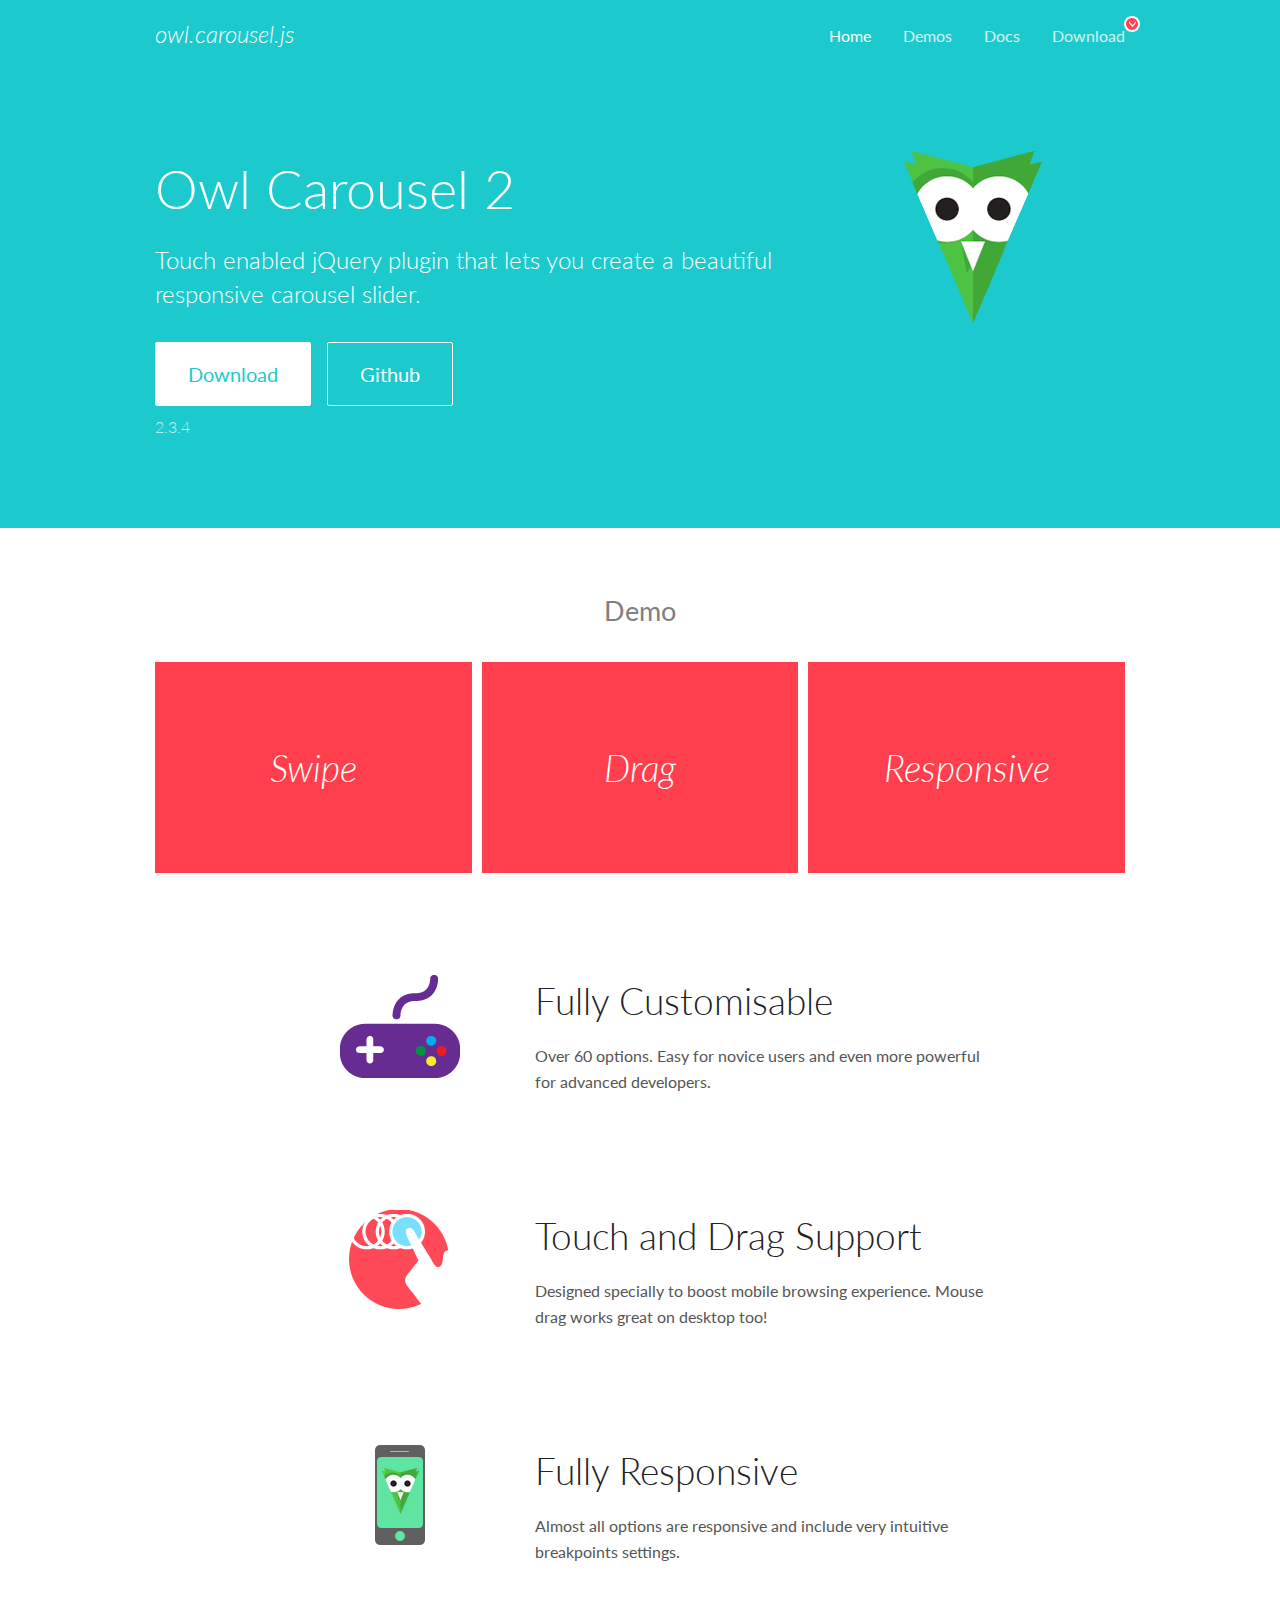
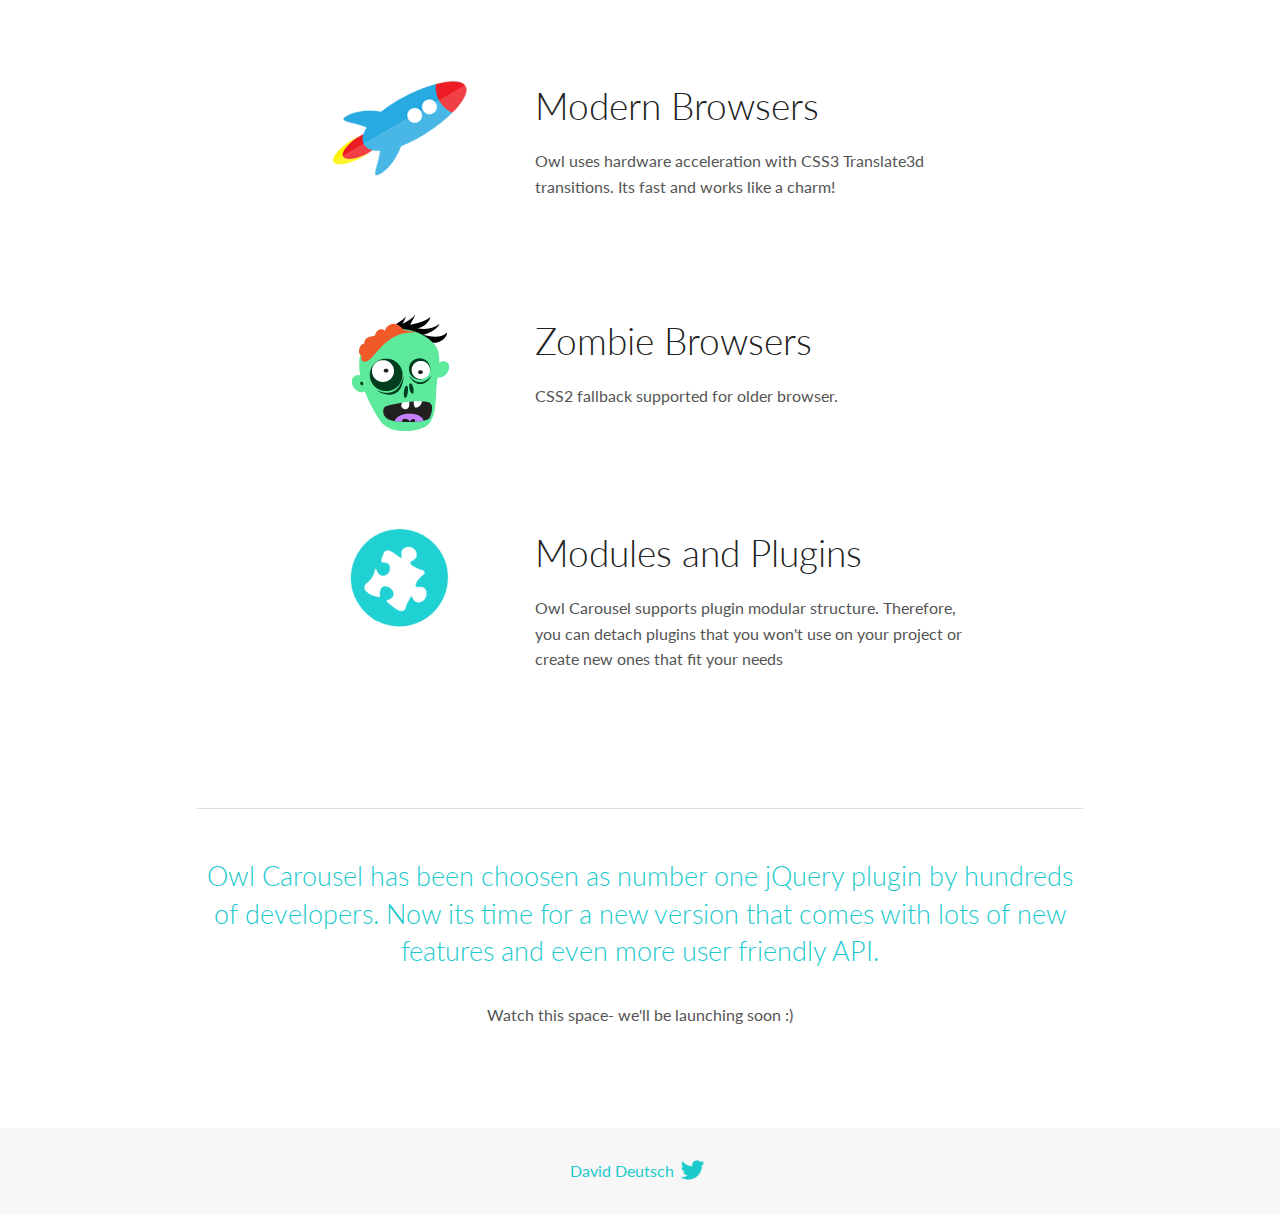
<file: Frontend-Project/plugin/owl-carousel/docs/index.html>
<!DOCTYPE html>
<html lang="en">
  <head>

    <!-- head -->
    <meta charset="utf-8">
    <meta name="msapplication-tap-highlight" content="no" />
    <meta name="viewport" content="width=device-width, initial-scale=1.0" />
    <meta name="description" content="Touch enabled jQuery plugin that lets you create beautiful responsive carousel slider.">
    <meta name="author" content="David Deutsch">
    <title>
      Home | Owl Carousel | 2.3.4
    </title>

    <!-- Stylesheets -->
    <link href='https://fonts.googleapis.com/css?family=Lato:300,400,700,400italic,300italic' rel='stylesheet' type='text/css'>
    <link rel="stylesheet" href="assets/css/docs.theme.min.css">

    <!-- Owl Stylesheets -->
    <link rel="stylesheet" href="assets/owlcarousel/assets/owl.carousel.min.css">
    <link rel="stylesheet" href="assets/owlcarousel/assets/owl.theme.default.min.css">

    <!-- HTML5 shim and Respond.js IE8 support of HTML5 elements and media queries -->

    <!--[if lt IE 9]>
      <script src="https://oss.maxcdn.com/libs/html5shiv/3.7.0/html5shiv.js"></script>
      <script src="https://oss.maxcdn.com/libs/respond.js/1.3.0/respond.min.js"></script>
    <![endif]-->

    <!-- Favicons -->
    <link rel="apple-touch-icon-precomposed" sizes="144x144" href="assets/ico/apple-touch-icon-144-precomposed.png">
    <link rel="shortcut icon" href="assets/ico/favicon.png">
    <link rel="shortcut icon" href="favicon.ico">

    <!-- Yeah i know js should not be in header. Its required for demos.-->

    <!-- javascript -->
    <script src="assets/vendors/jquery.min.js"></script>
    <script src="assets/owlcarousel/owl.carousel.js"></script>
  </head>
  <body>

    <!-- header -->
    <header class="header">
      <div class="row">
        <div class="large-12 columns">
          <div class="brand left">
            <h3>
              <a href="/OwlCarousel2/">owl.carousel.js</a> 
            </h3>
          </div>
          <a id="toggle-nav" class="right">
            <span></span> <span></span> <span></span> 
          </a> 
          <div class="nav-bar">
            <ul class="clearfix">
              <li class="active">
                <a href="/OwlCarousel2/index.html">Home</a> 
              </li>
              <li> <a href="/OwlCarousel2/demos/demos.html">Demos</a>  </li>
              <li> <a href="/OwlCarousel2/docs/started-welcome.html">Docs</a>  </li>
              <li>
                <a href="https://github.com/OwlCarousel2/OwlCarousel2/archive/2.3.4.zip">Download</a> 
                <span class="download"></span> 
              </li>
            </ul>
          </div>
        </div>
      </div>
    </header>

    <!-- home panel -->
    <section id="hero">
      <div class="row">
        <div class="large-8 medium-8 columns">
          <h1>Owl Carousel 2</h1>
          <h4>Touch enabled jQuery plugin that lets you create a beautiful responsive carousel slider.</h4>
          <a href="https://github.com/OwlCarousel2/OwlCarousel2/archive/2.3.4.zip" class="hero-button">Download</a> 
          <a href="https://github.com/OwlCarousel2/OwlCarousel2" class="hero-button outline">Github</a> 
          <p>2.3.4</p>
        </div>
        <div class="large-4 medium-4 columns">
          <img class="owl-logo" src="assets/img/owl-logo.png" alt="mr. Owl">
        </div>
      </div>
    </section>

    <!-- body -->
    <div class="home-demo">
      <div class="row">
        <div class="large-12 columns">
          <h3>Demo</h3>
          <div class="owl-carousel">
            <div class="item">
              <h2>Swipe</h2>
            </div>
            <div class="item">
              <h2>Drag</h2>
            </div>
            <div class="item">
              <h2>Responsive</h2>
            </div>
            <div class="item">
              <h2>CSS3</h2>
            </div>
            <div class="item">
              <h2>Fast</h2>
            </div>
            <div class="item">
              <h2>Easy</h2>
            </div>
            <div class="item">
              <h2>Free</h2>
            </div>
            <div class="item">
              <h2>Upgradable</h2>
            </div>
            <div class="item">
              <h2>Tons of options</h2>
            </div>
            <div class="item">
              <h2>Infinity</h2>
            </div>
            <div class="item">
              <h2>Auto Width</h2>
            </div>
          </div>
        </div>
      </div>
    </div>
    <script>
      var owl = $('.owl-carousel');
      owl.owlCarousel({
        margin: 10,
        loop: true,
        responsive: {
          0: {
            items: 1
          },
          600: {
            items: 2
          },
          1000: {
            items: 3
          }
        }
      })
    </script>

    <!-- features -->
    <div id="features">
      <div class="row">
        <div class="small-12 medium-9 small-centered columns">
          <section class="row feature">
            <div class="medium-4 small-12 columns">
              <img src="assets/img/feature-options.png" alt="">
            </div>
            <div class="medium-8 small-12 columns">
              <h2>Fully Customisable</h2>
              <p>Over 60 options. Easy for novice users and even more powerful for advanced developers.</p>
            </div>
          </section>
          <section class="row feature">
            <div class="medium-4 small-12 columns">
              <img src="assets/img/feature-drag.png" alt="">
            </div>
            <div class="medium-8 small-12 columns">
              <h2>Touch and Drag Support</h2>
              <p>Designed specially to boost mobile browsing experience. Mouse drag works great on desktop too!</p>
            </div>
          </section>
          <section class="row feature">
            <div class="medium-4 small-12 columns">
              <img src="assets/img/feature-responsive.png" alt="">
            </div>
            <div class="medium-8 small-12 columns">
              <h2>Fully Responsive</h2>
              <p>Almost all options are responsive and include very intuitive breakpoints settings.</p>
            </div>
          </section>
          <section class="row feature">
            <div class="medium-4 small-12 columns">
              <img src="assets/img/feature-modern.png" alt="">
            </div>
            <div class="medium-8 small-12 columns">
              <h2>Modern Browsers</h2>
              <p>Owl uses hardware acceleration with CSS3 Translate3d transitions. Its fast and works like a charm! </p>
            </div>
          </section>
          <section class="row feature">
            <div class="medium-4 small-12 columns">
              <img src="assets/img/feature-zombie.png" alt="">
            </div>
            <div class="medium-8 small-12 columns">
              <h2>Zombie Browsers</h2>
              <p>CSS2 fallback supported for older browser.</p>
            </div>
          </section>
          <section class="row feature">
            <div class="medium-4 small-12 columns">
              <img src="assets/img/feature-module.png" alt="">
            </div>
            <div class="medium-8 small-12 columns">
              <h2>Modules and Plugins</h2>
              <p>Owl Carousel supports plugin modular structure. Therefore, you can detach plugins that you won&#x27;t use on your project or create new ones that fit your needs</p>
            </div>
          </section>
        </div>
      </div>
    </div>

    <!-- footer -->
    <section id="teaser-text">
      <div class="row">
        <div class="small-12 medium-11 small-centered columns">
          <hr>
          <h3 id="owl-carousel-has-been-choosen-as-number-one-jquery-plugin-by-hundreds-of-developers-now-its-time-for-a-new-version-that-comes-with-lots-of-new-features-and-even-more-user-friendly-api-">Owl Carousel has been choosen as number one jQuery plugin by hundreds of developers. Now its time for a new version that comes with lots of new features and even more user friendly API.</h3>
          <p>Watch this space- we&#39;ll be launching soon :)</p>
        </div>
      </div>
    </section>

    <!-- footer -->
    <footer class="footer">
      <div class="row">
        <div class="large-12 columns">
          <h5>
            <a href="/OwlCarousel2/docs/support-contact.html">David Deutsch</a> 
            <a id="custom-tweet-button" href="https://twitter.com/share?url=https://github.com/OwlCarousel2/OwlCarousel2&text=Owl Carousel - This is so awesome! " target="_blank"></a> 
          </h5>
        </div>
      </div>
    </footer>

    <!-- vendors -->
    <script src="assets/vendors/highlight.js"></script>
    <script src="assets/js/app.js"></script>
  </body>
</html>
</file>
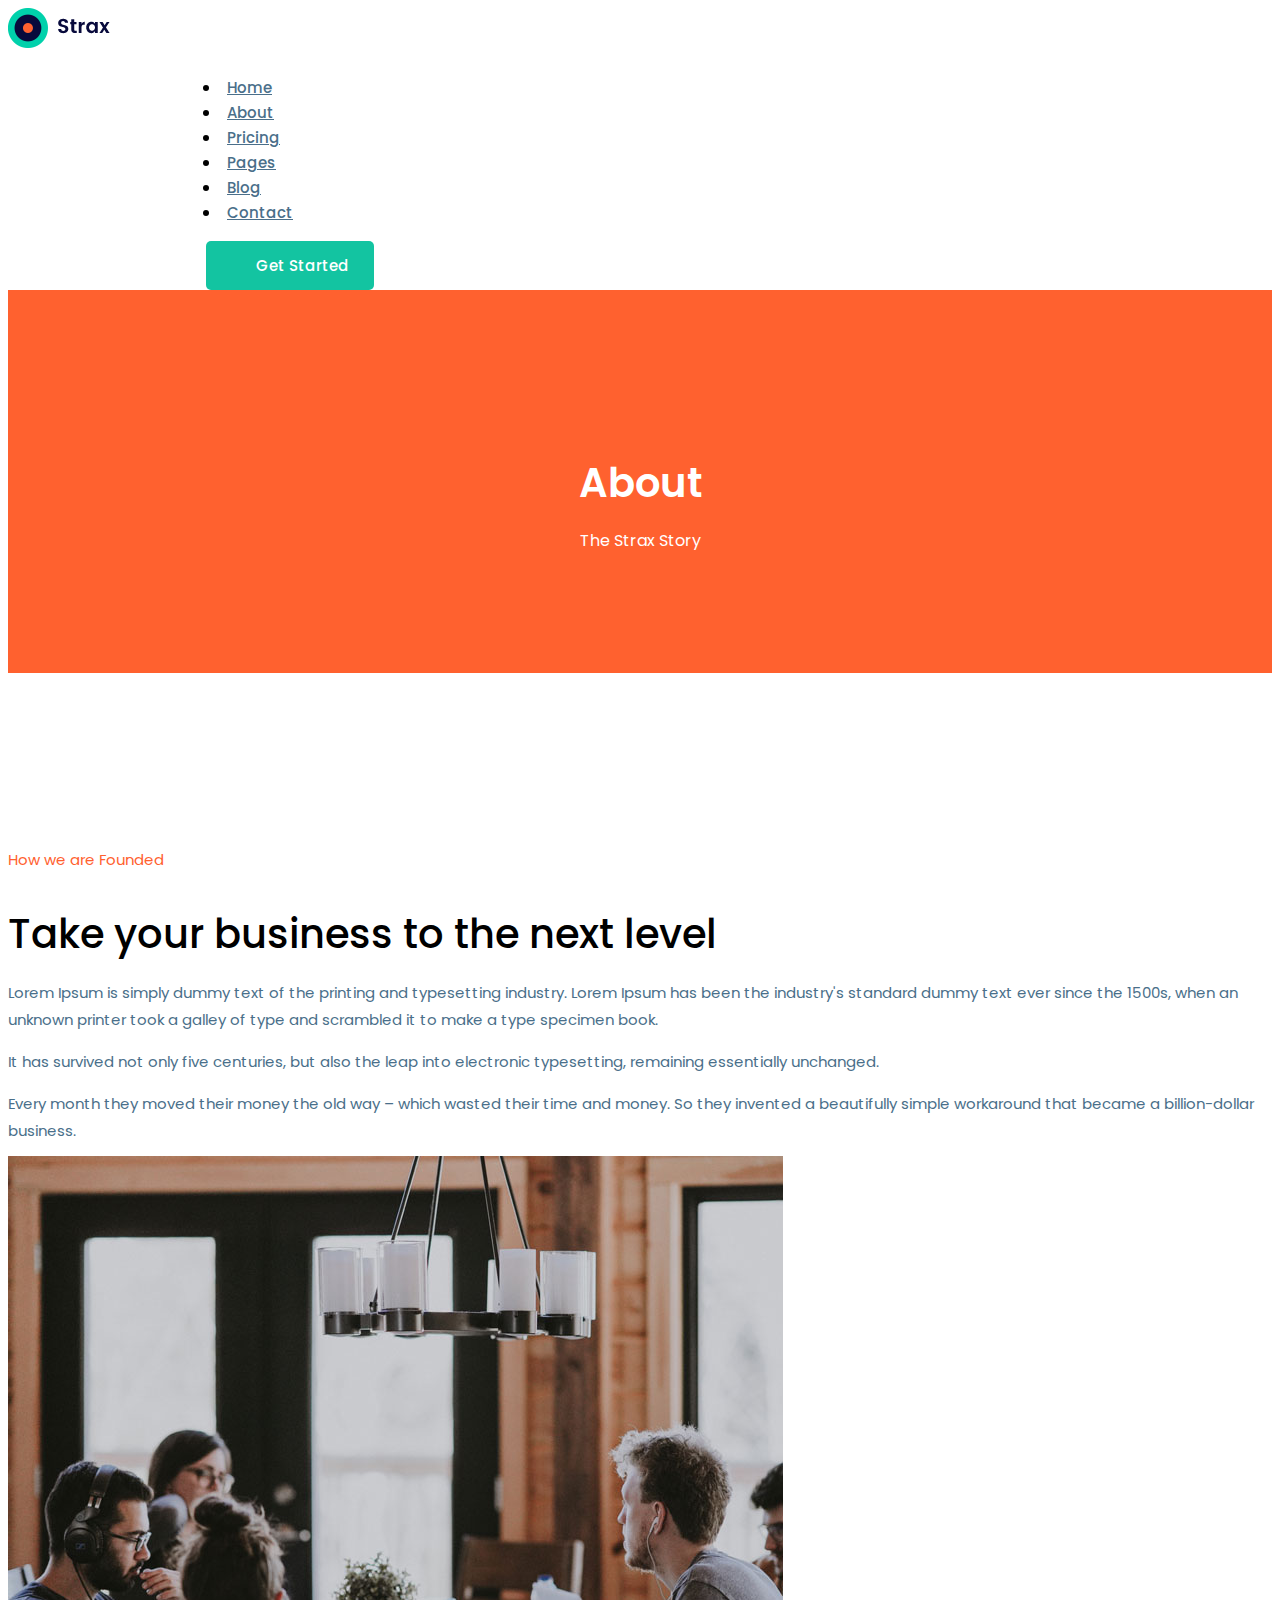
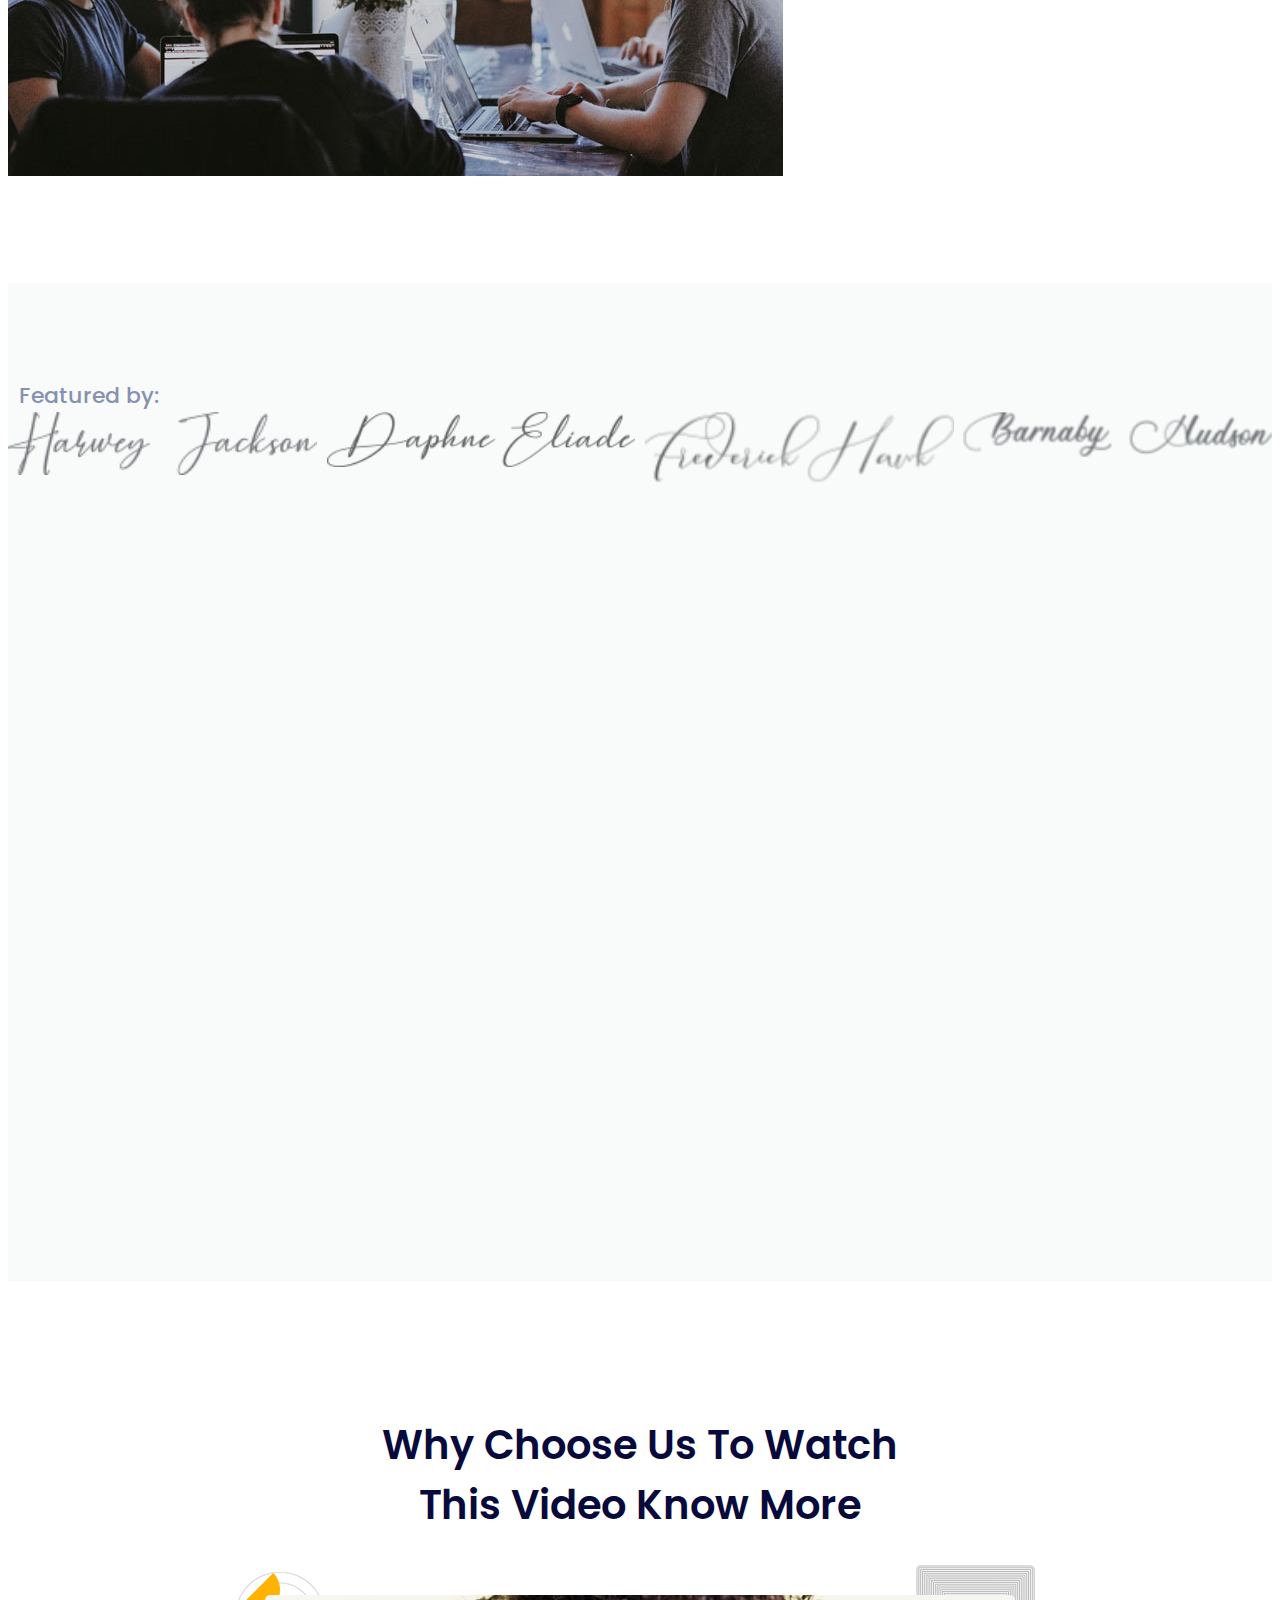
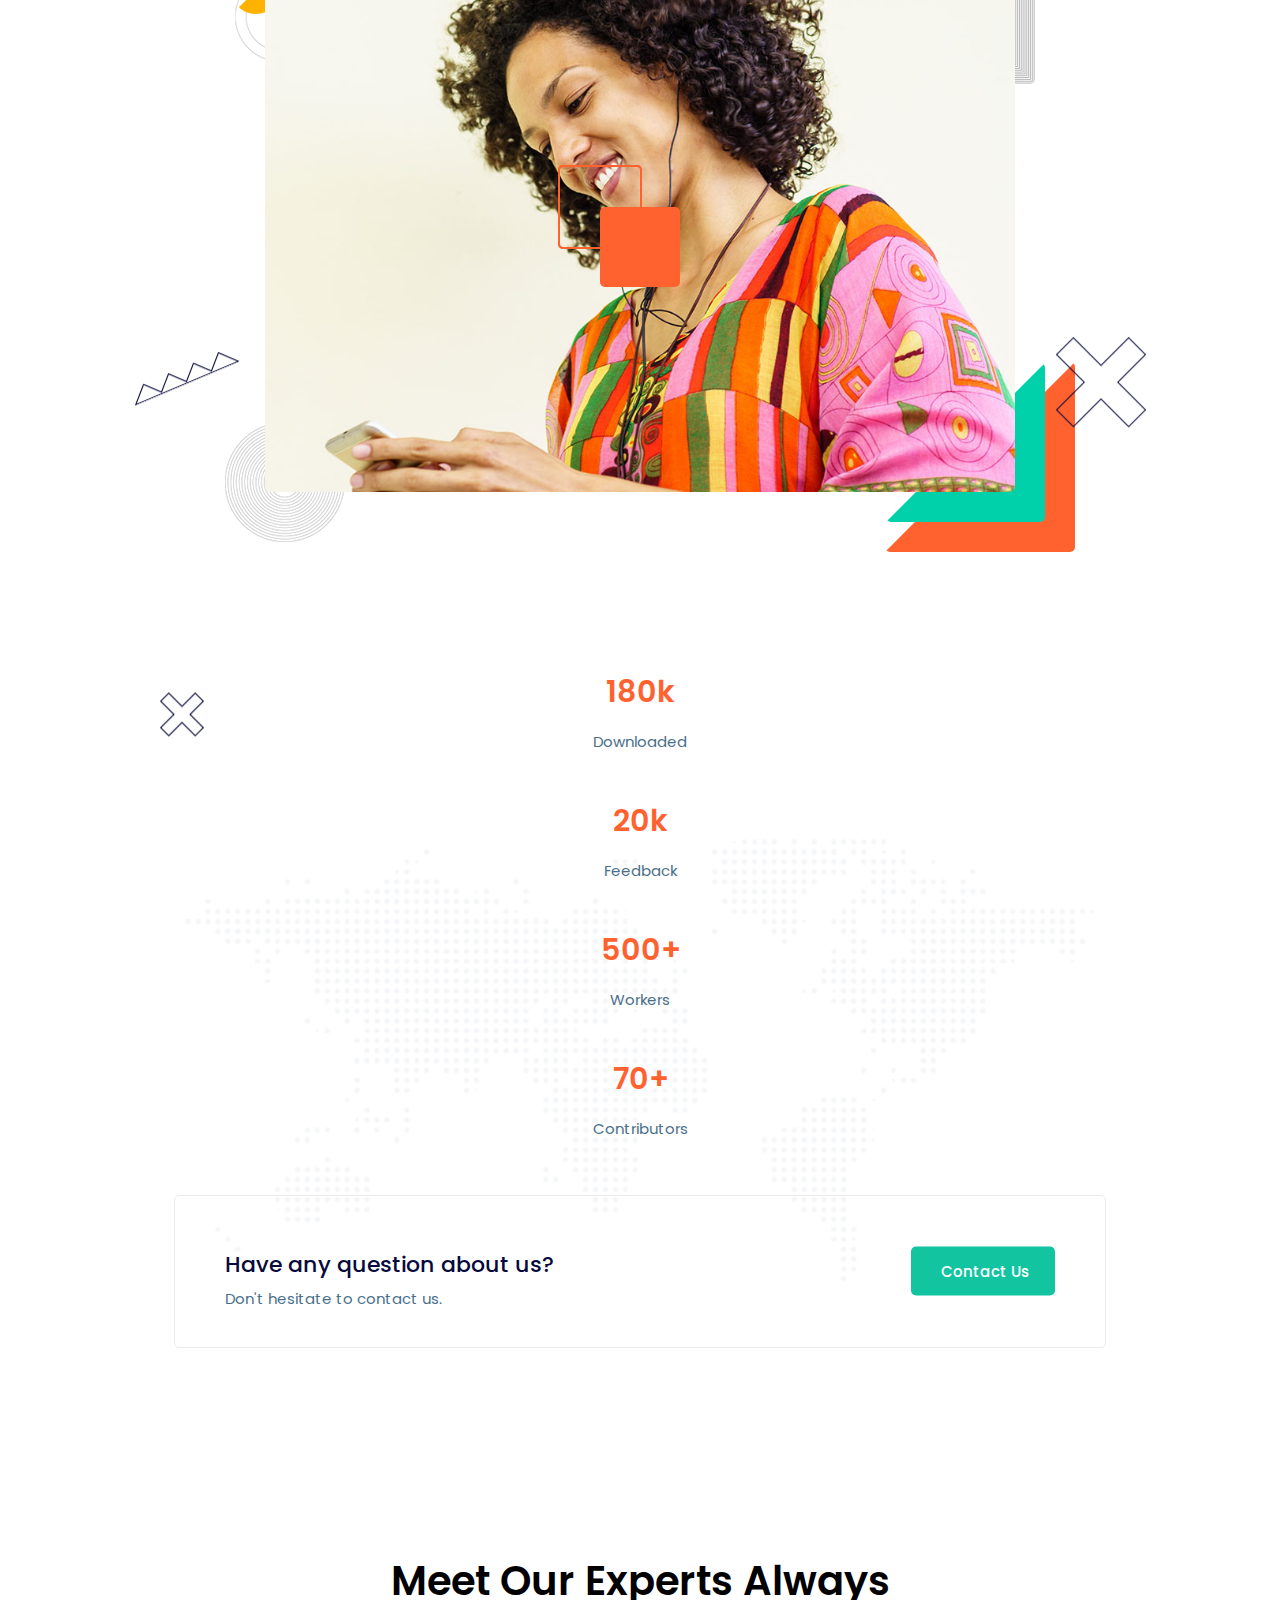
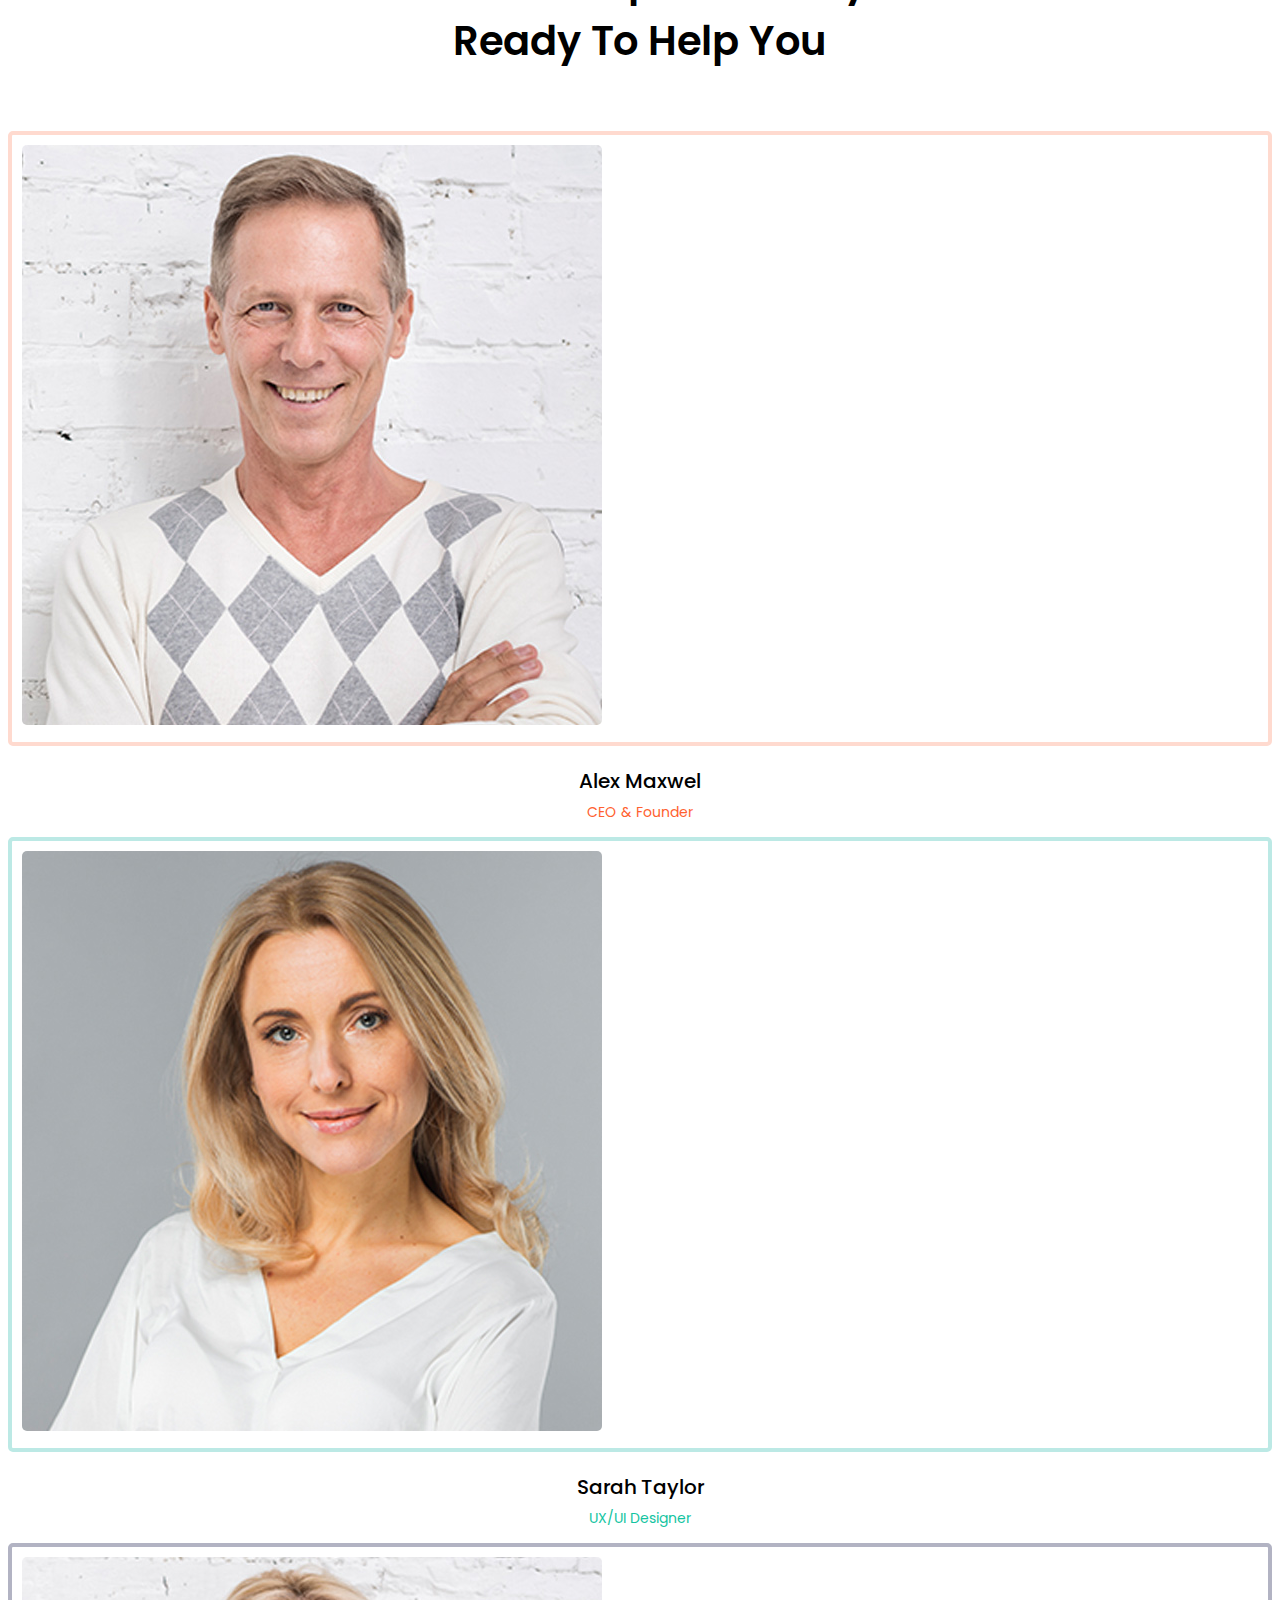
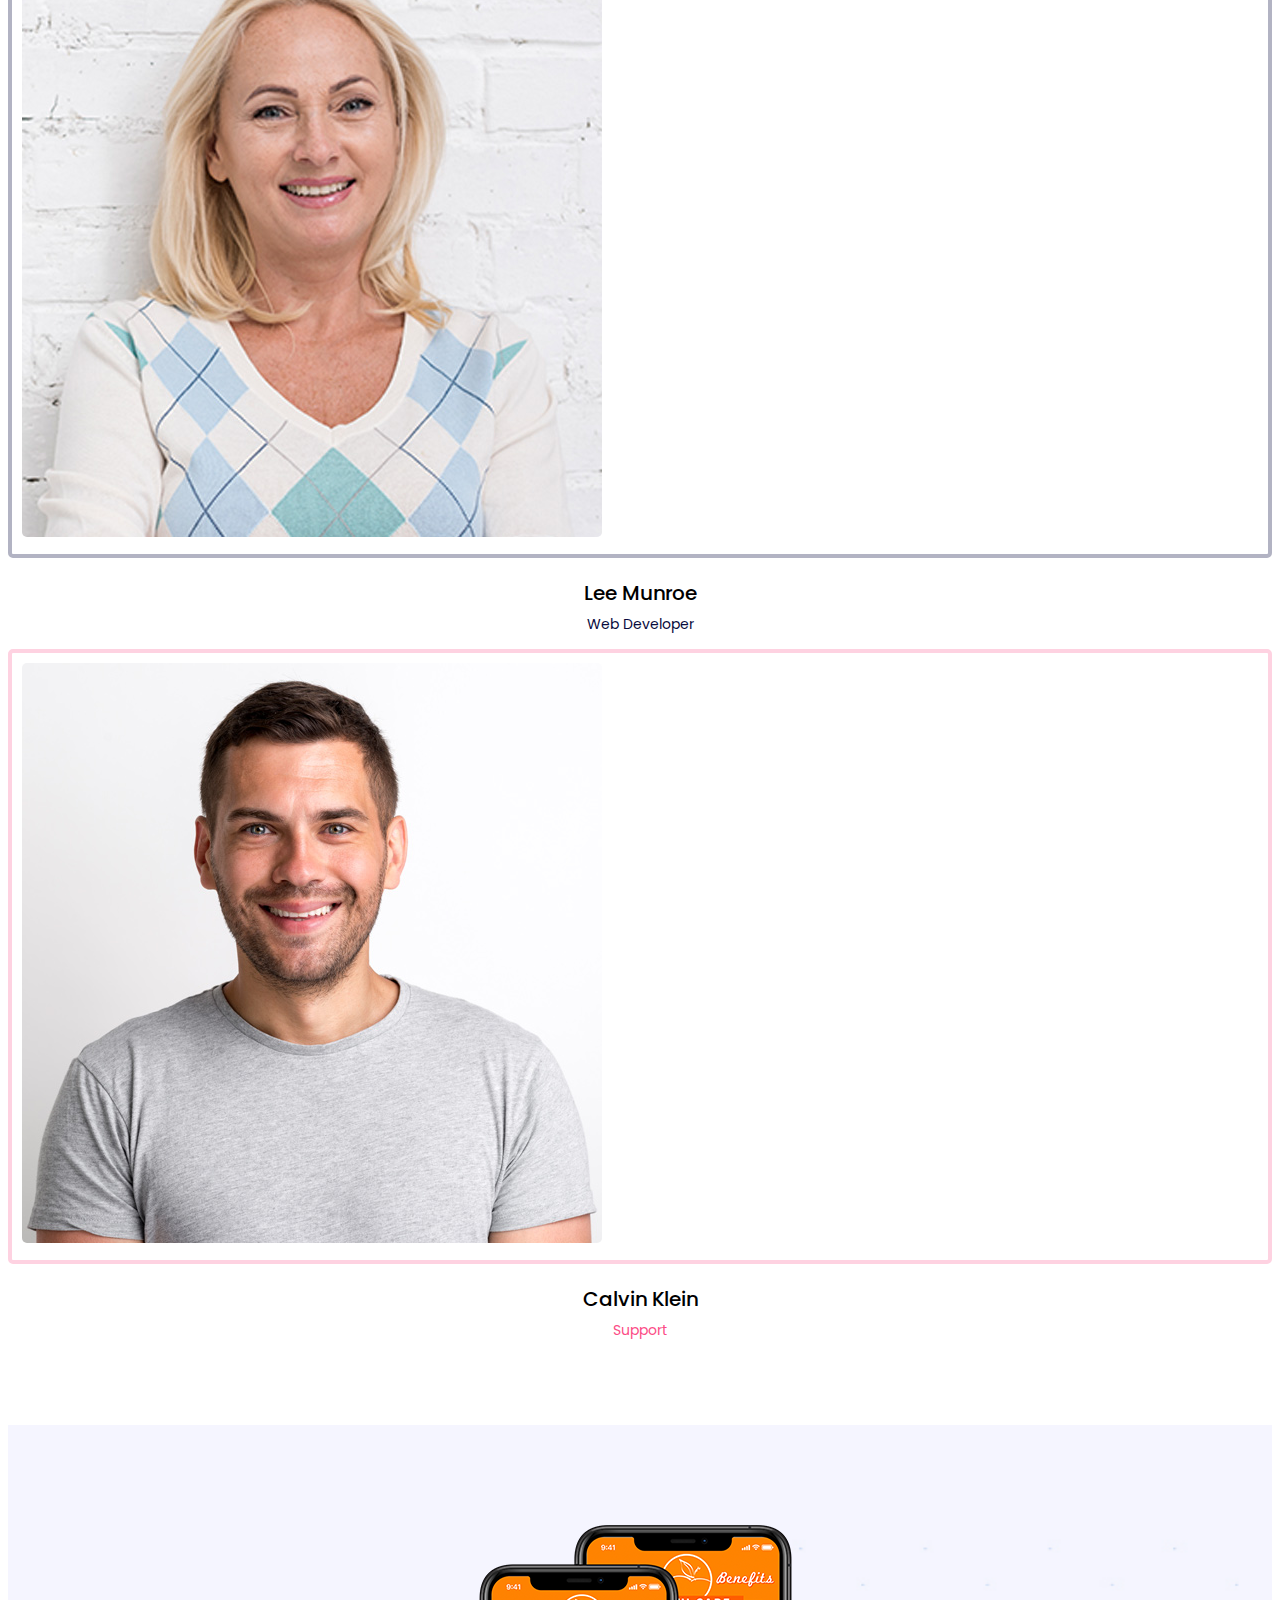
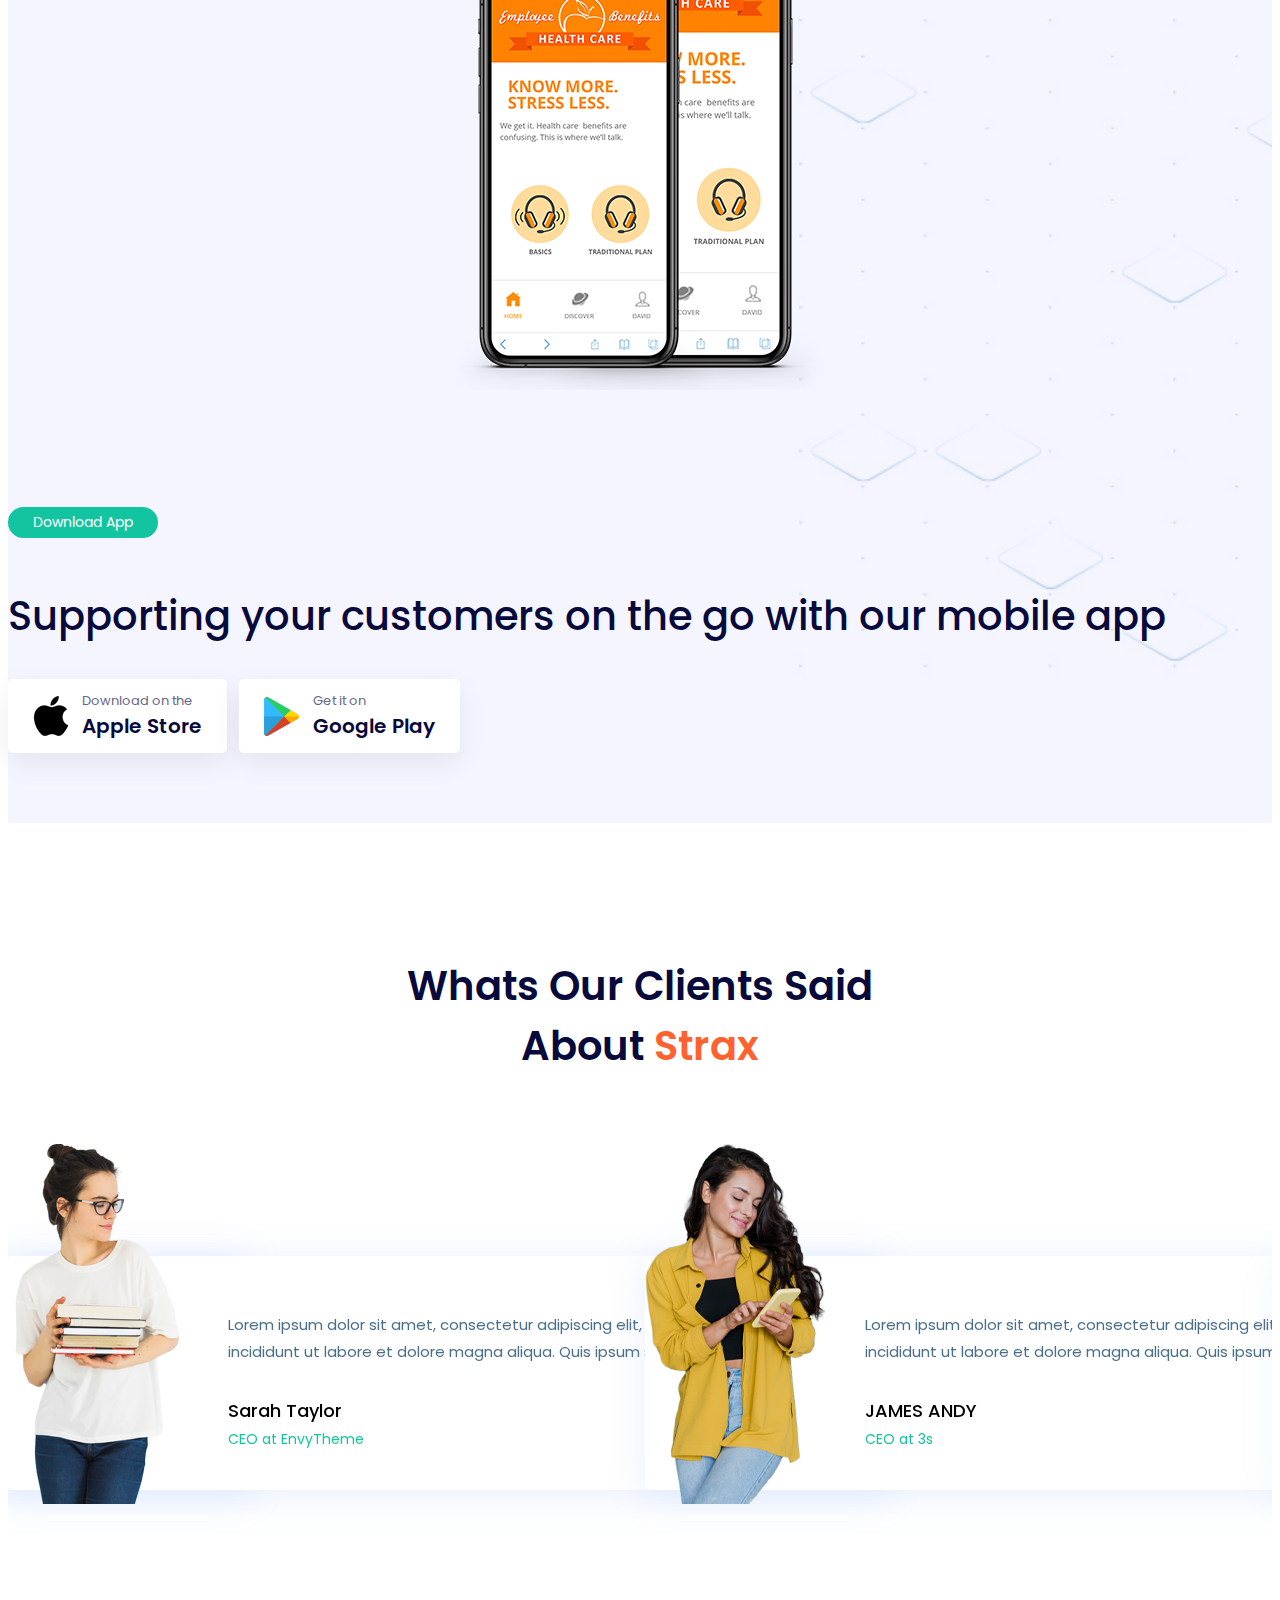
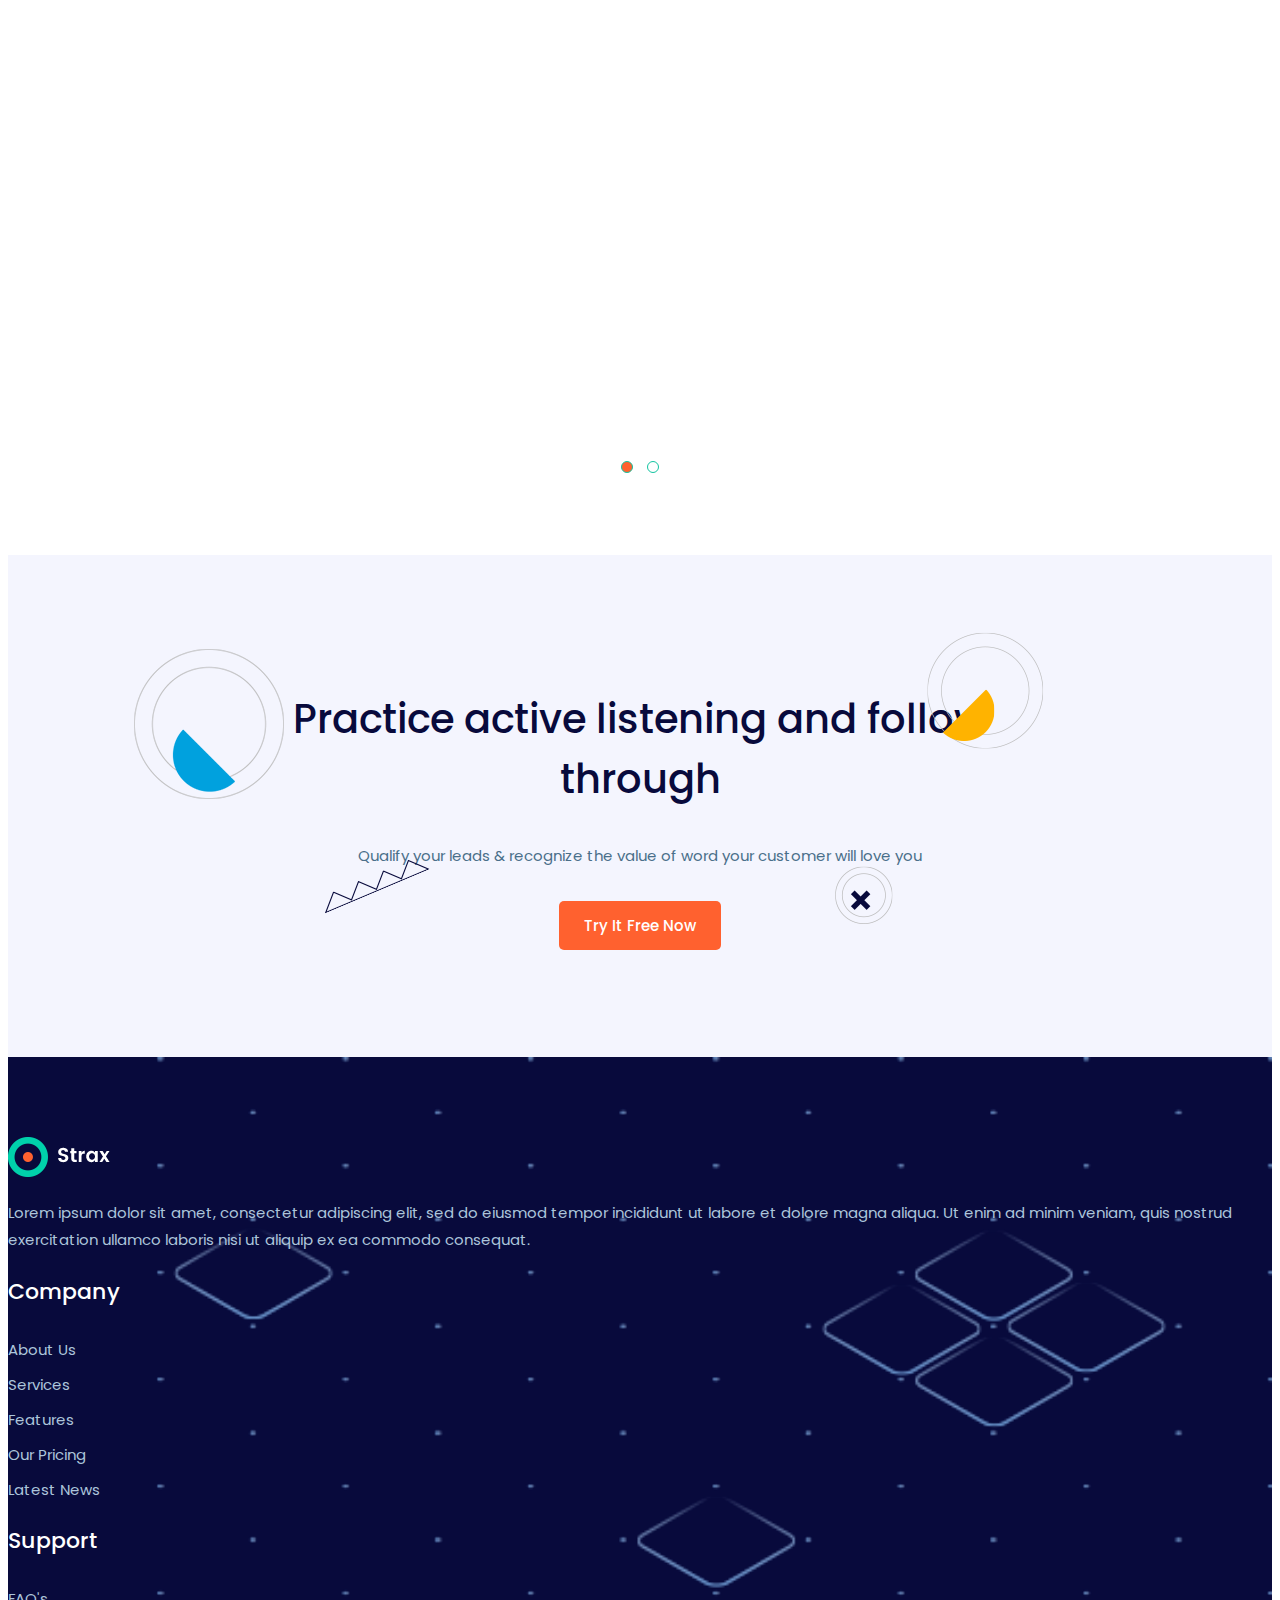
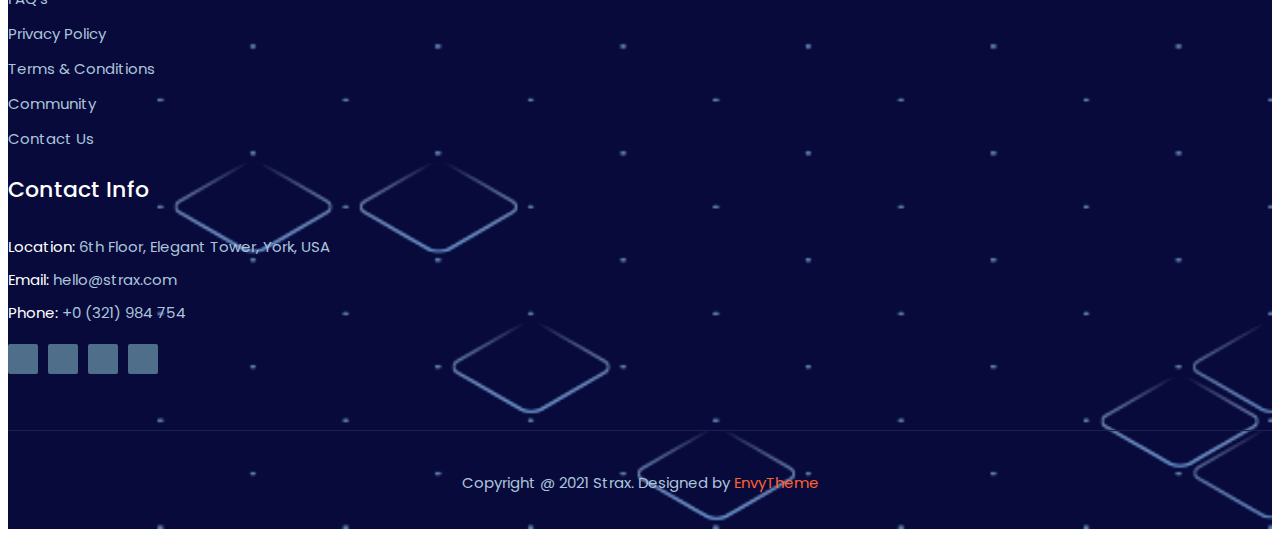
<file: Frontend-Project/about.html>
<!DOCTYPE html>
<html lang="en">
  <head>
    <meta charset="UTF-8" />
    <meta http-equiv="X-UA-Compatible" content="IE=edge" />
    <meta name="viewport" content="width=device-width, initial-scale=1.0" />
    <title>About</title>
    <link rel="preconnect" href="https://fonts.googleapis.com" />
    <link rel="preconnect" href="https://fonts.gstatic.com" crossorigin />
    <link
      rel="stylesheet"
      href="plugin/owl-carousel/dist/assets/owl.carousel.min.css"
    />
    <link
      rel="stylesheet"
      href="plugin/owl-carousel/dist/assets/owl.theme.default.min.css"
    />
    <link
      href="https://fonts.googleapis.com/css2?family=Poppins:wght@100;300;400;500;600;700&display=swap"
      rel="stylesheet"
    />
    <link
      rel="stylesheet"
      href="https://pro.fontawesome.com/releases/v5.8.2/css/all.css"
      integrity="sha384-xVVam1KS4+Qt2OrFa+VdRUoXygyKIuNWUUUBZYv+n27STsJ7oDOHJgfF0bNKLMJF"
      crossorigin="anonymous"
    />
    <link
      href="https://cdn.jsdelivr.net/npm/bootstrap@5.1.3/dist/css/bootstrap.min.css"
      rel="stylesheet"
      integrity="sha384-1BmE4kWBq78iYhFldvKuhfTAU6auU8tT94WrHftjDbrCEXSU1oBoqyl2QvZ6jIW3"
      crossorigin="anonymous"
    />
    <link rel="stylesheet" href="assets/css/about.css" />
    <link rel="stylesheet" href="assets/css/responsive.css" />
  </head>
  <body>
    <header id="header">
      <div class="navbar-area">
        <div class="nav-strax-logo">
          <div class="container">
            <nav class="navbar navbar-expand-md navbar-light">
              <a href="#" class="navbar-brand">
                <img src="assets/img/logo.png" alt="" />
              </a>
              <div
                class="collapse navbar-collapse mean-menu"
                id="navbarSupportedContent"
              >
                <ul class="navbar-nav">
                  <li class="nav-item n-1">
                    <a href="index.html" class="nav-link"
                      >Home
                      <i class="fas fa-chevron-down"></i>
                    </a>
                    <ul class="dropdown-menu">
                      <li class="nav-item">
                        <h3>With Animation</h3>
                        <a href="#">Home One (It Startup)</a>
                        <a href="#">Home Two (It Startup)</a>
                        <a href="#">Home Three (It Startup)</a>
                        <a href="#">Home Four (It Startup)</a>
                        <a href="#">Home Five (It Startup)</a>
                        <a href="#">Home Six (It Startup)</a>
                        <a href="#">Home Seven (It Startup)</a>
                        <a href="#">Home Eight (It Startup)</a>
                      </li>
                      <li class="nav-item">
                        <h3>Without Animation</h3>
                        <a href="#">Home One (It Startup)</a>
                        <a href="#">Home Two (It Startup)</a>
                        <a href="#">Home Three (It Startup)</a>
                        <a href="#">Home Four (It Startup)</a>
                        <a href="#">Home Five (It Startup)</a>
                        <a href="#">Home Six (It Startup)</a>
                        <a href="#">Home Seven (It Startup)</a>
                        <a href="#">Home Eight (It Startup)</a>
                      </li>
                    </ul>
                  </li>
                  <li class="nav-item">
                    <a href="about.html" target="_blank" class="nav-link"
                      >About</a
                    >
                  </li>
                  <li class="nav-item">
                    <a href="pricing.html" target="_blank" class="nav-link"
                      >Pricing</a
                    >
                  </li>
                  <li class="nav-item n-4">
                    <a href="#" class="nav-link"
                      >Pages
                      <i class="fas fa-chevron-down"></i>
                    </a>
                    <ul class="dropdown-menu">
                      <li class="nav-item n-inner-1">
                        <a
                          href="services-1.html"
                          target="_blank"
                          class="nav-link"
                          >Services</a
                        >
                        <ul class="dropdown-menu">
                          <li class="nav-item">
                            <a href="" class="nav-link">Services Styles One</a>
                          </li>
                          <li class="nav-item">
                            <a href="" class="nav-link">Services Styles Two</a>
                          </li>
                          <li class="nav-item">
                            <a href="" class="nav-link"
                              >Services Styles Three</a
                            >
                          </li>
                          <li class="nav-item">
                            <a
                              href="single-service.html"
                              target="_blank"
                              class="nav-link"
                              >Service Details</a
                            >
                          </li>
                        </ul>
                      </li>
                      <li class="nav-item">
                        <a href="#" class="nav-link">Features</a>
                      </li>
                      <li class="nav-item">
                        <a href="team.html" target="_blank" class="nav-link"
                          >Team</a
                        >
                      </li>
                      <li class="nav-item">
                        <a href="login.html" target="_blank" class="nav-link"
                          >Log In</a
                        >
                      </li>
                      <li class="nav-item">
                        <a href="#" class="nav-link">Sign Up</a>
                      </li>
                      <li class="nav-item">
                        <a href="#" class="nav-link">Faq</a>
                      </li>
                      <li class="nav-item">
                        <a href="#" class="nav-link">404 Error</a>
                      </li>
                    </ul>
                  </li>
                  <li class="nav-item n-5">
                    <a href="#" class="nav-link"
                      >Blog
                      <i class="fas fa-chevron-down"></i>
                    </a>
                    <ul class="dropdown-menu">
                      <li class="nav-item">
                        <a href="#" class="nav-link">Blog Grid</a>
                      </li>
                      <li class="nav-item">
                        <a href="#" class="nav-link">Blog Right Sidebar</a>
                      </li>
                      <li class="nav-item">
                        <a href="#" class="nav-link">Blog Details</a>
                      </li>
                    </ul>
                  </li>
                  <li class="nav-item">
                    <a href="#" class="nav-link">Contact</a>
                  </li>
                </ul>
                <div class="others-options">
                  <a href="#" class="default-btn">
                    <i class="fab fa-gripfire"></i>
                    Get Started</a
                  >
                  <a href="#" class="optional-btn">
                    <i class="fal fa-sign-in"></i>
                    Log In</a
                  >
                </div>
              </div>
            </nav>
          </div>
        </div>
        <div class="responsive-nav">
          <div class="container">
            <div class="row">
              <div class="main-menu" style="width: 80%">
                <div class="hamburger pt-1">
                  <button class="hamburger-btn">
                    <i class="fas fa-bars"></i>
                  </button>
                </div>
                <nav id="main-menu-navbar">
                  <ul class="main-menu-navbar-list">
                    <li><a href="#">Home</a></li>
                    <li><a href="about.html">About</a></li>
                    <li><a href="pricing.html">Pricing</a></li>
                    <li><a href="#">Pages</a></li>
                    <li><a href="#">Blog</a></li>
                    <li><a href="contact.html">Contact</a></li>
                  </ul>
                </nav>
              </div>
              <div class="logo">
                <img src="assets/img/logo.png" alt="" />
              </div>
            </div>
          </div>
        </div>
      </div>
      <section id="banner">
        <div class="container">
          <div class="row">
            <div class="col-12">
              <div class="banner-title">
                <h2>About</h2>
                <p>The Strax Story</p>
              </div>
            </div>
          </div>
        </div>
      </section>
    </header>
    <main>
      <section id="take-your-business">
        <div class="container">
          <div class="row">
            <div class="col-lg-6 col-md-12">
              <div class="business-content">
                <p>How we are Founded</p>
                <h2>Take your business to the next level</h2>
                <p>
                  Lorem Ipsum is simply dummy text of the printing and
                  typesetting industry. Lorem Ipsum has been the industry's
                  standard dummy text ever since the 1500s, when an unknown
                  printer took a galley of type and scrambled it to make a type
                  specimen book.
                </p>
                <p>
                  It has survived not only five centuries, but also the leap
                  into electronic typesetting, remaining essentially unchanged.
                </p>
                <p>
                  Every month they moved their money the old way – which wasted
                  their time and money. So they invented a beautifully simple
                  workaround that became a billion-dollar business.
                </p>
              </div>
            </div>
            <div class="col-lg-6 col-md-12">
              <div class="business-img">
                <img src="assets/img/about-img.jpg" alt="" />
              </div>
            </div>
          </div>
        </div>
      </section>
      <section id="featured-by">
        <div class="container">
          <div class="row">
            <div class="col-lg-3">
              <div class="featured-by-header">
                <h2>Featured by:</h2>
              </div>
            </div>
            <div class="col-lg-9">
              <div class="featured-by-content">
                <div class="owl-carousel owl-theme owl-loaded owl-carousel-1">
                  <div class="owl-stage-outer">
                    <div class="owl-stage">
                      <div class="owl-item">
                        <a href="">
                          <img
                            src="assets/img/about-harry-jackson.png"
                            alt=""
                          />
                        </a>
                      </div>
                      <div class="owl-item">
                        <a href="">
                          <img src="assets/img/about-eliade.png" alt="" />
                        </a>
                      </div>
                      <div class="owl-item">
                        <a href="">
                          <img src="assets/img/about-halk.png" alt="" />
                        </a>
                      </div>
                      <div class="owl-item">
                        <a href="">
                          <img src="assets/img/about-barbary.png" alt="" />
                        </a>
                      </div>
                    </div>
                  </div>
                </div>
              </div>
            </div>
          </div>
        </div>
      </section>
      <section id="video-box">
        <div class="container">
          <div class="row">
            <div class="video-box-head">
              <h2>Why Choose Us To Watch This Video Know More</h2>
            </div>
            <div class="video-box-img">
              <img src="assets/img/video-bg.jpg" alt="" />
              <a href="#">
                <i class="fas fa-play"></i>
              </a>
              <div class="shape-1">
                <img src="assets/img/shape1.png" alt="" />
              </div>
              <div class="shape-2">
                <img src="assets/img/shape2.png" alt="" />
              </div>
              <div class="shape-3">
                <img src="assets/img/shape3.png" alt="" />
              </div>
              <div class="shape-4">
                <img src="assets/img/shape4.png" alt="" />
              </div>
              <div class="shape-5">
                <img src="assets/img/shape5.png" alt="" />
              </div>
              <div class="shape-6">
                <img src="assets/img/shape6.png" alt="" />
              </div>
            </div>
            <div class="video-box-contact">
              <div class="row">
                <div class="col-lg-3 col-md-6 mb-2">
                  <div class="video-box-contact-item">
                    <h3><span>180</span><span>k</span></h3>
                    <p>Downloaded</p>
                  </div>
                </div>
                <div class="col-lg-3 col-md-6 mb-2">
                  <div class="video-box-contact-item">
                    <h3><span>20</span><span>k</span></h3>
                    <p>Feedback</p>
                  </div>
                </div>
                <div class="col-lg-3 col-md-6 mb-2">
                  <div class="video-box-contact-item">
                    <h3><span>500</span><span>+</span></h3>
                    <p>Workers</p>
                  </div>
                </div>
                <div class="col-lg-3 col-md-6 mb-2">
                  <div class="video-box-contact-item">
                    <h3><span>70</span><span>+</span></h3>
                    <p>Contributors</p>
                  </div>
                </div>
              </div>
            </div>
            <div class="have-any-question">
              <div class="have-any-question-about">
                <h3>Have any question about us?</h3>
                <p>Don't hesitate to contact us.</p>
              </div>
              <a href="#"><i class="far fa-edit"></i> Contact Us</a>
            </div>
          </div>
        </div>
        <div class="video-box-img-map">
          <img src="assets/img/map1.png" alt="" />
        </div>
        <div class="shape-7">
          <img src="assets/img/shape7.png" alt="" />
        </div>
        <div class="shape-8">
          <img src="assets/img/shape8.png" alt="" />
        </div>
        <div class="shape-9">
          <img src="assets/img/shape9.png" alt="" />
        </div>
      </section>
      <section id="meet-our-experts">
        <div class="container">
          <div class="row">
            <div class="col-lg-12">
              <div class="meet-related-employee-header">
                <h2>Meet Our Experts Always Ready To Help You</h2>
              </div>
            </div>
            <div class="col-lg-3 col-md-6 col-sm-12">
              <div class="meet-related-employee">
                <div class="meet-related-employee-img">
                  <img src="assets/img/htmlTeamImage1.jpg" alt="" />
                  <ul>
                    <li>
                      <a href="#"><i class="fab fa-facebook-f"></i></a>
                    </li>
                    <li>
                      <a href="#"><i class="fab fa-twitter"></i></a>
                    </li>
                    <li>
                      <a href="#"><i class="fab fa-linkedin-in"></i></a>
                    </li>
                    <li>
                      <a href="#"><i class="fab fa-instagram"></i></a>
                    </li>
                  </ul>
                </div>
                <div class="meet-related-employee-content">
                  <h3>Alex Maxwel</h3>
                  <p>CEO & Founder</p>
                </div>
              </div>
            </div>
            <div class="col-lg-3 col-md-6 col-sm-12">
              <div class="meet-related-employee">
                <div class="meet-related-employee-img">
                  <img src="assets/img/htmlTeamImage2.jpg" alt="" />
                  <ul>
                    <li>
                      <a href=""><i class="fab fa-facebook-f"></i></a>
                    </li>
                    <li>
                      <a href=""><i class="fab fa-twitter"></i></a>
                    </li>
                    <li>
                      <a href=""><i class="fab fa-linkedin-in"></i></a>
                    </li>
                    <li>
                      <a href=""><i class="fab fa-instagram"></i></a>
                    </li>
                  </ul>
                </div>
                <div class="meet-related-employee-content">
                  <h3>Sarah Taylor</h3>
                  <p>UX/UI Designer</p>
                </div>
              </div>
            </div>
            <div class="col-lg-3 col-md-6 col-sm-12">
              <div class="meet-related-employee">
                <div class="meet-related-employee-img">
                  <img src="assets/img/htmlTeamImage3.jpg" alt="" />
                  <ul>
                    <li>
                      <a href=""><i class="fab fa-facebook-f"></i></a>
                    </li>
                    <li>
                      <a href=""><i class="fab fa-twitter"></i></a>
                    </li>
                    <li>
                      <a href=""><i class="fab fa-linkedin-in"></i></a>
                    </li>
                    <li>
                      <a href=""><i class="fab fa-instagram"></i></a>
                    </li>
                  </ul>
                </div>
                <div class="meet-related-employee-content">
                  <h3>Lee Munroe</h3>
                  <p>Web Developer</p>
                </div>
              </div>
            </div>
            <div class="col-lg-3 col-md-6 col-sm-12">
              <div class="meet-related-employee">
                <div class="meet-related-employee-img">
                  <img src="assets/img/htmlTeamImage4.jpg" alt="" />
                  <ul>
                    <li>
                      <a href=""><i class="fab fa-facebook-f"></i></a>
                    </li>
                    <li>
                      <a href=""><i class="fab fa-twitter"></i></a>
                    </li>
                    <li>
                      <a href=""><i class="fab fa-linkedin-in"></i></a>
                    </li>
                    <li>
                      <a href=""><i class="fab fa-instagram"></i></a>
                    </li>
                  </ul>
                </div>
                <div class="meet-related-employee-content">
                  <h3>Calvin Klein</h3>
                  <p>Support</p>
                </div>
              </div>
            </div>
          </div>
        </div>
      </section>
      <section id="support-mobile-app">
        <div class="container">
          <div class="row">
            <div class="col-lg-5 col-md-12">
              <div class="mobile-app-img">
                <img src="assets/img/mobile.png" alt="" />
              </div>
            </div>
            <div class="col-lg-7">
              <div class="mobile-app-content">
                <span>Download App</span>
                <h2>Supporting your customers on the go with our mobile app</h2>
                <div class="box-btn">
                  <a href="#" class="box-btn-apple">
                    <img src="assets/img/applestore.png" alt="" />
                    <div class="box-btn-apple-content">
                      Download on the
                      <p>Apple Store</p>
                    </div>
                  </a>
                  <a href="#" class="box-btn-google">
                    <img src="assets/img/playstore.png" alt="" />
                    <div class="box-btn-apple-content">
                      Get it on
                      <p>Google Play</p>
                    </div>
                  </a>
                </div>
              </div>
            </div>
          </div>
        </div>
      </section>
      <section id="client-said">
        <div class="container">
          <div class="row">
            <div class="col-12">
              <div class="client-said-about-strax">
                <h2>
                  Whats Our Clients Said About
                  <span>Strax</span>
                </h2>
              </div>
            </div>

            <div class="col-12">
              <div class="owl-carousel owl-theme owl-loaded owl-drag">
                <div class="owl-stage-outer">
                  <div class="owl-stage">
                    <div class="owl-item">
                      <div class="col-lg-6">
                        <div class="client-said-info">
                          <div class="name-job">
                            <div class="client-photo">
                              <img src="assets/img/woman2.png" alt="" />
                            </div>
                          </div>
                          <div class="feedback-info">
                            <p>
                              Lorem ipsum dolor sit amet, consectetur adipiscing
                              elit, sed do eiusmod tempor incididunt ut labore
                              et dolore magna aliqua. Quis ipsum suspendisse.
                            </p>
                            <ul>
                              <li>
                                <a href=""><i class="fas fa-star"></i></a>
                              </li>
                              <li>
                                <a href=""><i class="fas fa-star"></i></a>
                              </li>
                              <li>
                                <a href=""><i class="fas fa-star"></i></a>
                              </li>
                              <li>
                                <a href=""><i class="fas fa-star"></i></a>
                              </li>
                              <li>
                                <a href=""><i class="fas fa-star"></i></a>
                              </li>
                            </ul>
                            <h3>Sarah Taylor</h3>
                            <span>CEO at EnvyTheme</span>
                          </div>

                          <i class="fas fa-quote-left"></i>
                        </div>
                      </div>
                    </div>
                    <div class="owl-item">
                      <div class="col-lg-6">
                        <div class="client-said-info">
                          <div class="name-job">
                            <div class="client-photo">
                              <img src="assets/img/man1.png" alt="" />
                            </div>
                          </div>
                          <div class="feedback-info">
                            <p>
                              Lorem ipsum dolor sit amet, consectetur adipiscing
                              elit, sed do eiusmod tempor incididunt ut labore
                              et dolore magna aliqua. Quis ipsum suspendisse.
                            </p>
                            <ul>
                              <li>
                                <a href=""><i class="fas fa-star"></i></a>
                              </li>
                              <li>
                                <a href=""><i class="fas fa-star"></i></a>
                              </li>
                              <li>
                                <a href=""><i class="fas fa-star"></i></a>
                              </li>
                              <li>
                                <a href=""><i class="fas fa-star"></i></a>
                              </li>
                              <li>
                                <a href=""><i class="fas fa-star"></i></a>
                              </li>
                            </ul>
                            <h3>JAMES ANDY</h3>
                            <span>CEO at 3s</span>
                          </div>

                          <i class="fas fa-quote-left"></i>
                        </div>
                      </div>
                    </div>
                    <div class="owl-item">
                      <div class="col-lg-6">
                        <div class="client-said-info">
                          <div class="name-job">
                            <div class="client-photo">
                              <img src="assets/img/woman2.png" alt="" />
                            </div>
                          </div>
                          <div class="feedback-info">
                            <p>
                              Lorem ipsum dolor sit amet, consectetur adipiscing
                              elit, sed do eiusmod tempor incididunt ut labore
                              et dolore magna aliqua. Quis ipsum suspendisse.
                            </p>
                            <ul>
                              <li>
                                <a href=""><i class="fas fa-star"></i></a>
                              </li>
                              <li>
                                <a href=""><i class="fas fa-star"></i></a>
                              </li>
                              <li>
                                <a href=""><i class="fas fa-star"></i></a>
                              </li>
                              <li>
                                <a href=""><i class="fas fa-star"></i></a>
                              </li>
                              <li>
                                <a href=""><i class="fas fa-star"></i></a>
                              </li>
                            </ul>
                            <h3>Michael John</h3>
                            <span>CEO at Envato</span>
                          </div>
                          <i class="fas fa-quote-left"></i>
                        </div>
                      </div>
                    </div>
                  </div>
                </div>
              </div>
            </div>
          </div>
        </div>
      </section>
      <section id="active-listening">
        <div class="container">
          <div class="row">
            <div class="active-listening-content">
              <h2>Practice active listening and follow through</h2>
              <p>
                Qualify your leads & recognize the value of word your customer
                will love you
              </p>
              <div class="active-listening-btn">
                <a href="#"> <i class="fas fa-fire"></i> Try It Free Now </a>
              </div>
            </div>
          </div>
        </div>
        <div class="shape-1">
          <img src="assets/img/pricing-shape-img.png" alt="" />
        </div>
        <div class="shape-2">
          <img src="assets/img/pricing-shape2-img.png" alt="" />
        </div>
        <div class="shape-3">
          <img src="assets/img/pricing-shape3-img.png" alt="" />
        </div>
        <div class="shape-4">
          <img src="assets/img/pricing-shape4-img.png" alt="" />
        </div>
      </section>
    </main>

    <footer id="footer">
      <div class="container">
        <div class="row">
          <div class="col-lg-4 col-md-6">
            <div class="footer-logo-column">
              <div class="footer-logo-img">
                <a href="#">
                  <img src="assets/img/white-logo.png" alt="" />
                </a>
              </div>
              <p>
                Lorem ipsum dolor sit amet, consectetur adipiscing elit, sed do
                eiusmod tempor incididunt ut labore et dolore magna aliqua. Ut
                enim ad minim veniam, quis nostrud exercitation ullamco laboris
                nisi ut aliquip ex ea commodo consequat.
              </p>
            </div>
          </div>
          <div class="col-lg-2 col-md-6">
            <div class="footer-company-info">
              <h3>Company</h3>
              <ul>
                <li><a href="#">About Us</a></li>
                <li><a href="#">Services</a></li>
                <li><a href="#">Features</a></li>
                <li><a href="#">Our Pricing</a></li>
                <li><a href="#">Latest News</a></li>
              </ul>
            </div>
          </div>
          <div class="col-lg-2 col-md-6">
            <div class="footer-support-info">
              <h3>Support</h3>
              <ul>
                <li><a href="#">FAQ's</a></li>
                <li><a href="#">Privacy Policy</a></li>
                <li><a href="#">Terms & Conditions</a></li>
                <li><a href="#">Community</a></li>
                <li><a href="#">Contact Us</a></li>
              </ul>
            </div>
          </div>
          <div class="col-lg-4 col-md-6">
            <div class="footer-contact-info">
              <h3>Contact Info</h3>
              <ul class="f-ul">
                <li>
                  Location: <a href="#">6th Floor, Elegant Tower, York, USA</a>
                </li>
                <li>Email: <a href="#">hello@strax.com</a></li>
                <li>Phone: <a href="#">+0 (321) 984 754</a></li>
              </ul>
              <ul class="s-ul">
                <li>
                  <a href="#"><i class="fab fa-facebook-f"></i></a>
                </li>
                <li>
                  <a href="#"><i class="fab fa-twitter"></i></a>
                </li>
                <li>
                  <a href="#"><i class="fab fa-linkedin-in"></i></a>
                </li>
                <li>
                  <a href="#"><i class="fab fa-instagram"></i></a>
                </li>
              </ul>
            </div>
          </div>
        </div>
        <div class="copy-right">
          <p>Copyright @ 2021 Strax. Designed by <a>EnvyTheme</a></p>
        </div>
      </div>
    </footer>
    <div class="up-rise">
      <i class="fas fa-chevron-up"> </i>
    </div>
    <script src="https://cdnjs.cloudflare.com/ajax/libs/jquery/3.6.0/jquery.min.js"></script>
    <script src="plugin/owl-carousel/dist/owl.carousel.min.js"></script>
    <script src="assets/js/about.js"></script>
  </body>
</html>
</file>
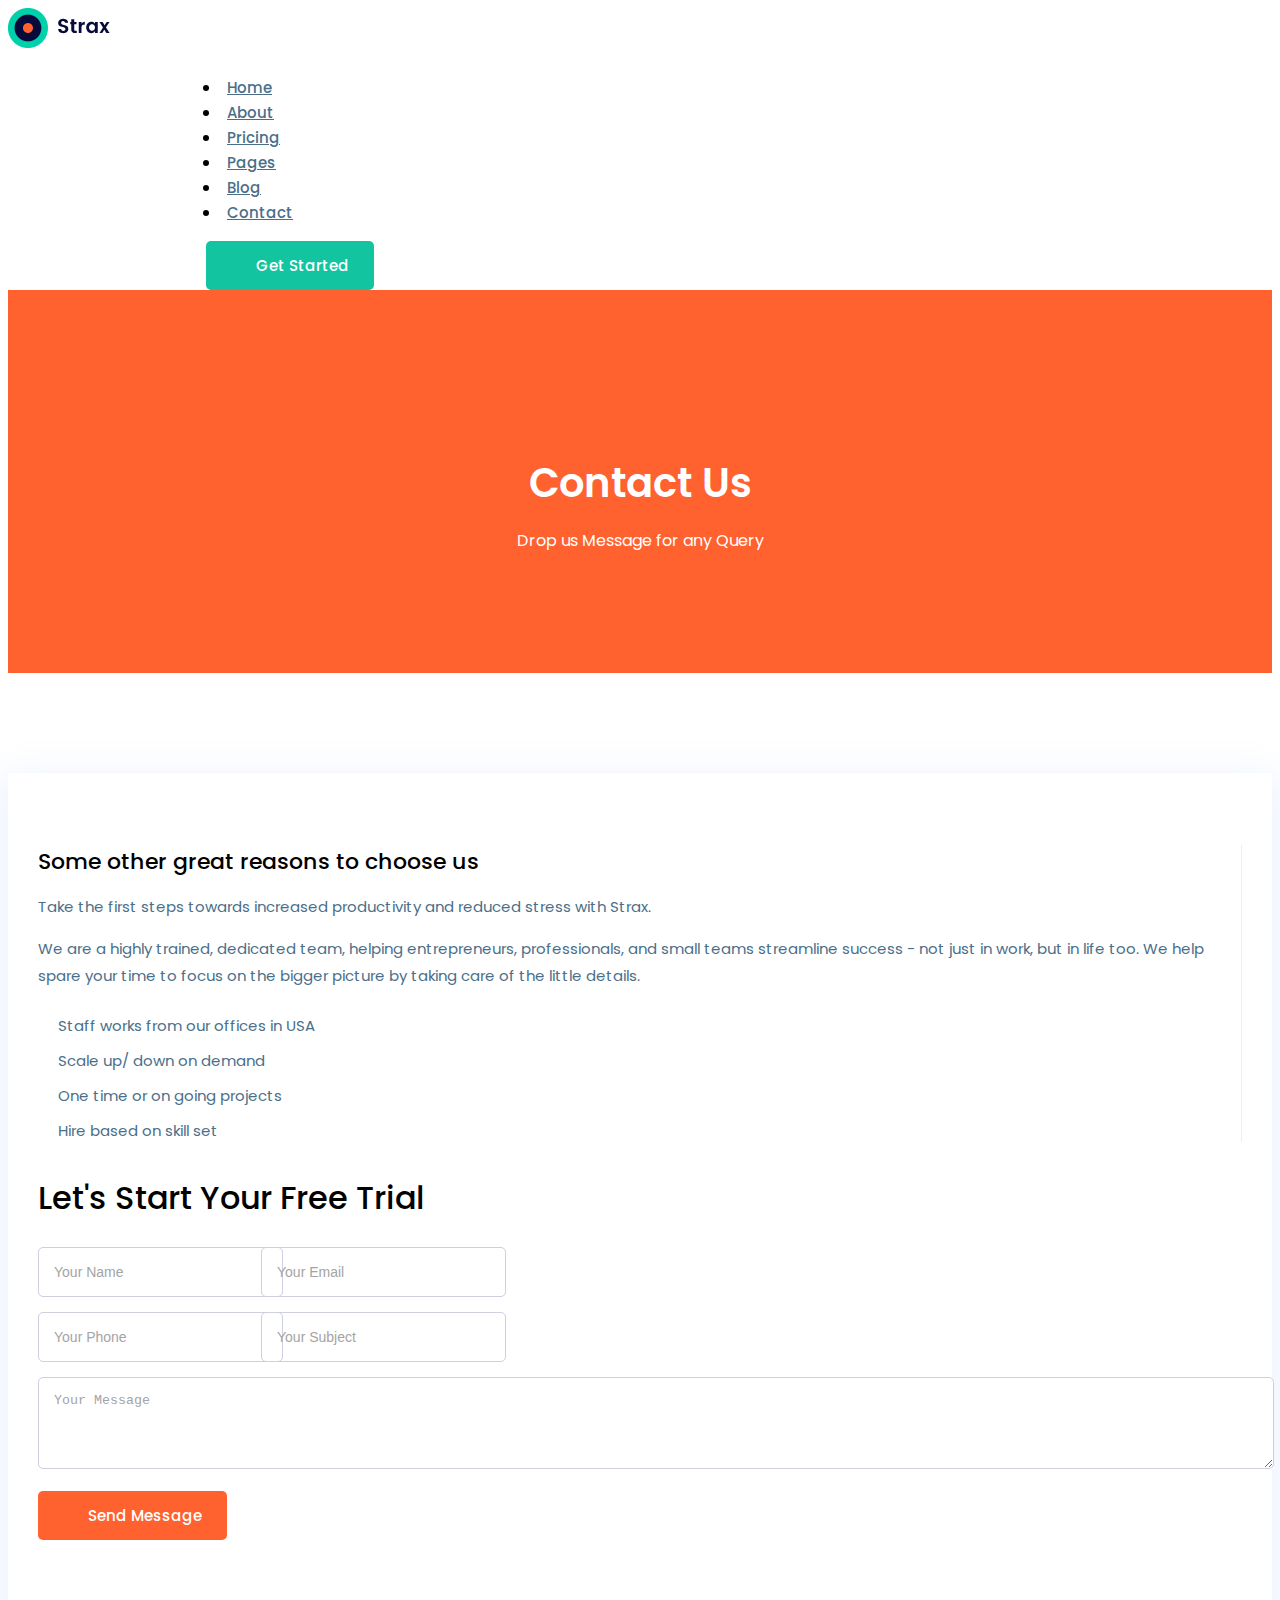
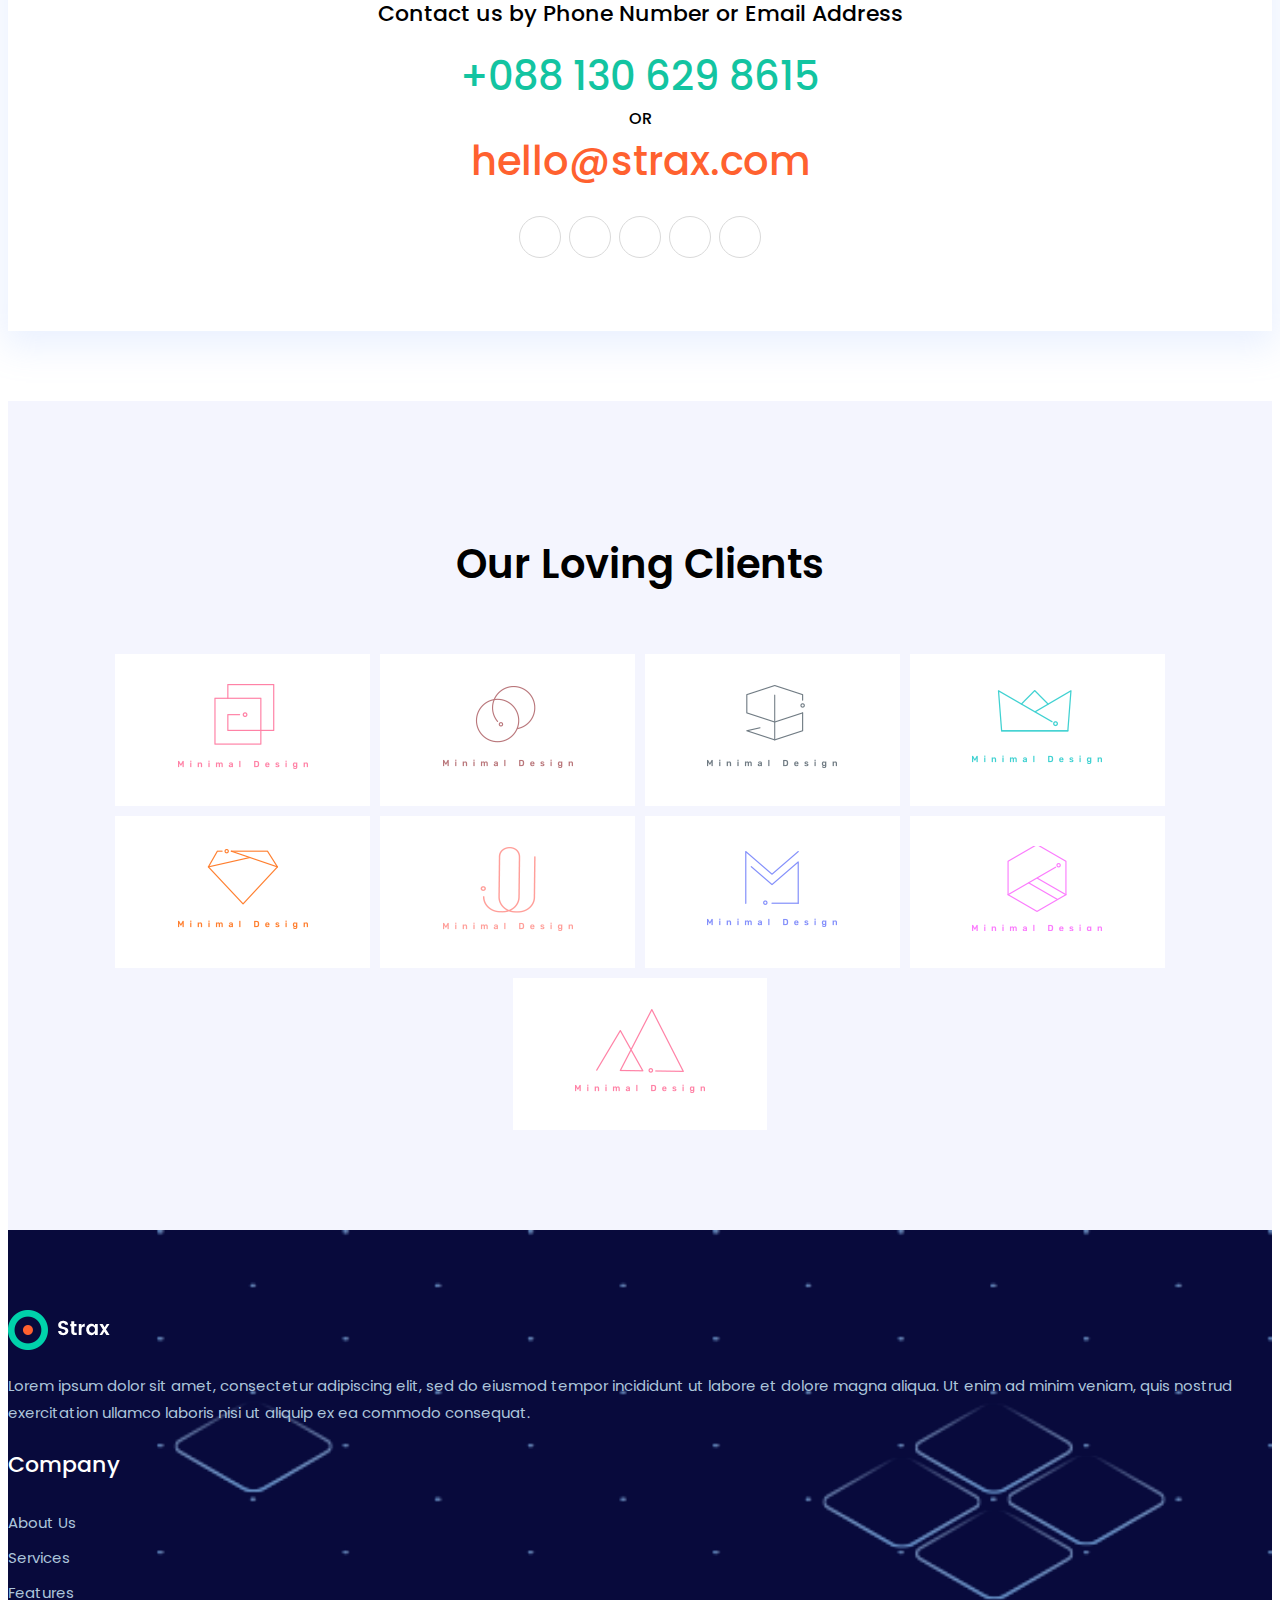
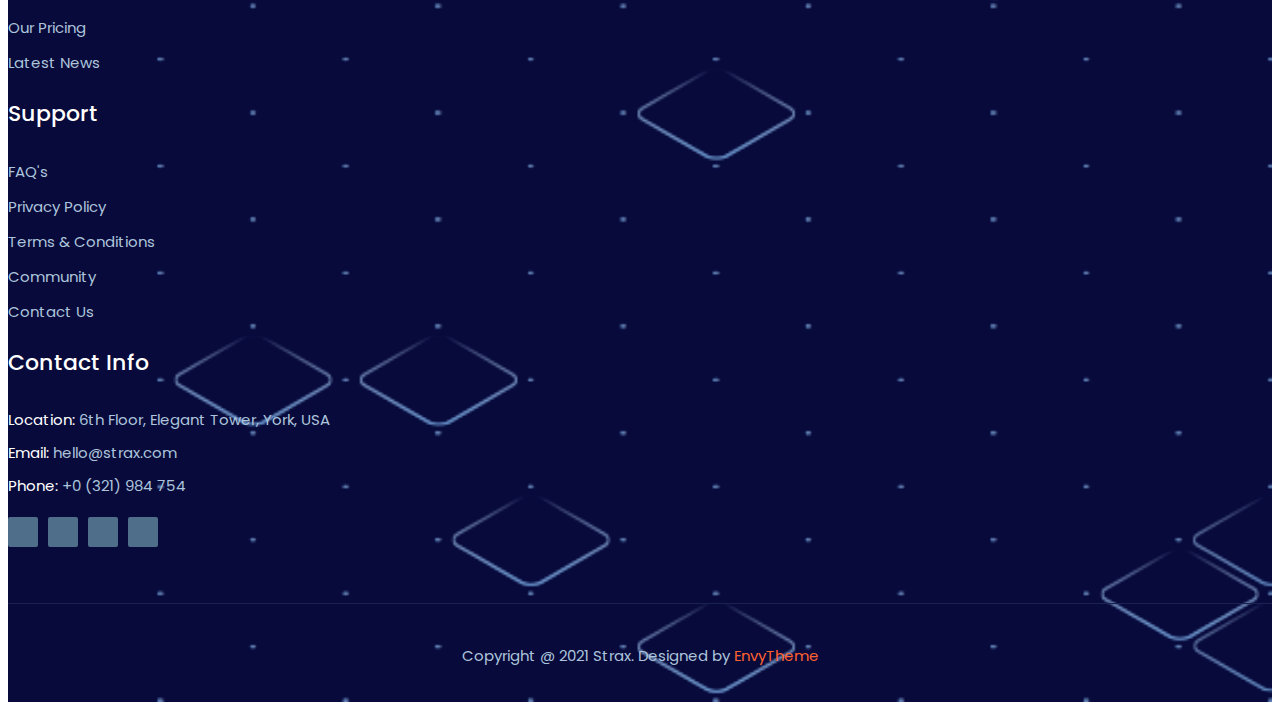
<file: Frontend-Project/contact.html>
<!DOCTYPE html>
<html lang="en">
  <head>
    <meta charset="UTF-8" />
    <meta http-equiv="X-UA-Compatible" content="IE=edge" />
    <meta name="viewport" content="width=device-width, initial-scale=1.0" />
    <title>Contact</title>
    <link rel="preconnect" href="https://fonts.googleapis.com" />
    <link rel="preconnect" href="https://fonts.gstatic.com" crossorigin />
    <link
      rel="stylesheet"
      href="plugin/owl-carousel/dist/assets/owl.carousel.min.css"
    />
    <link
      rel="stylesheet"
      href="plugin/owl-carousel/dist/assets/owl.theme.default.min.css"
    />
    <link
      href="https://fonts.googleapis.com/css2?family=Poppins:wght@100;300;400;500;600;700&display=swap"
      rel="stylesheet"
    />
    <link
      rel="stylesheet"
      href="https://pro.fontawesome.com/releases/v5.8.2/css/all.css"
      integrity="sha384-xVVam1KS4+Qt2OrFa+VdRUoXygyKIuNWUUUBZYv+n27STsJ7oDOHJgfF0bNKLMJF"
      crossorigin="anonymous"
    />
    <link
      href="https://cdn.jsdelivr.net/npm/bootstrap@5.1.3/dist/css/bootstrap.min.css"
      rel="stylesheet"
      integrity="sha384-1BmE4kWBq78iYhFldvKuhfTAU6auU8tT94WrHftjDbrCEXSU1oBoqyl2QvZ6jIW3"
      crossorigin="anonymous"
    />
    <link rel="stylesheet" href="assets/css/contact.css" />
    <link rel="stylesheet" href="assets/css/responsive.css" />
  </head>
  <body>
    <header id="header">
      <div class="navbar-area">
        <div class="nav-strax-logo">
          <div class="container">
            <nav class="navbar navbar-expand-md navbar-light">
              <a href="#" class="navbar-brand">
                <img src="assets/img/logo.png" alt="" />
              </a>
              <div
                class="collapse navbar-collapse mean-menu"
                id="navbarSupportedContent"
              >
                <ul class="navbar-nav">
                  <li class="nav-item n-1">
                    <a href="index.html" class="nav-link"
                      >Home
                      <i class="fas fa-chevron-down"></i>
                    </a>
                    <ul class="dropdown-menu">
                      <li class="nav-item">
                        <h3>With Animation</h3>
                        <a href="#">Home One (It Startup)</a>
                        <a href="#">Home Two (It Startup)</a>
                        <a href="#">Home Three (It Startup)</a>
                        <a href="#">Home Four (It Startup)</a>
                        <a href="#">Home Five (It Startup)</a>
                        <a href="#">Home Six (It Startup)</a>
                        <a href="#">Home Seven (It Startup)</a>
                        <a href="#">Home Eight (It Startup)</a>
                      </li>
                      <li class="nav-item">
                        <h3>Without Animation</h3>
                        <a href="#">Home One (It Startup)</a>
                        <a href="#">Home Two (It Startup)</a>
                        <a href="#">Home Three (It Startup)</a>
                        <a href="#">Home Four (It Startup)</a>
                        <a href="#">Home Five (It Startup)</a>
                        <a href="#">Home Six (It Startup)</a>
                        <a href="#">Home Seven (It Startup)</a>
                        <a href="#">Home Eight (It Startup)</a>
                      </li>
                    </ul>
                  </li>
                  <li class="nav-item">
                    <a href="about.html" target="_blank" class="nav-link"
                      >About</a
                    >
                  </li>
                  <li class="nav-item">
                    <a href="pricing.html" target="_blank" class="nav-link"
                      >Pricing</a
                    >
                  </li>
                  <li class="nav-item n-4">
                    <a href="#" class="nav-link"
                      >Pages
                      <i class="fas fa-chevron-down"></i>
                    </a>
                    <ul class="dropdown-menu">
                      <li class="nav-item n-inner-1">
                        <a
                          href="services-1.html"
                          target="_blank"
                          class="nav-link"
                          >Services</a
                        >
                        <ul class="dropdown-menu">
                          <li class="nav-item">
                            <a href="" class="nav-link">Services Styles One</a>
                          </li>
                          <li class="nav-item">
                            <a href="" class="nav-link">Services Styles Two</a>
                          </li>
                          <li class="nav-item">
                            <a href="" class="nav-link"
                              >Services Styles Three</a
                            >
                          </li>
                          <li class="nav-item">
                            <a
                              href="single-service.html"
                              target="_blank"
                              class="nav-link"
                              >Service Details</a
                            >
                          </li>
                        </ul>
                      </li>
                      <li class="nav-item">
                        <a href="#" class="nav-link">Features</a>
                      </li>
                      <li class="nav-item">
                        <a href="team.html" target="_blank" class="nav-link"
                          >Team</a
                        >
                      </li>
                      <li class="nav-item">
                        <a href="login.html" target="_blank" class="nav-link"
                          >Log In</a
                        >
                      </li>
                      <li class="nav-item">
                        <a href="#" class="nav-link">Sign Up</a>
                      </li>
                      <li class="nav-item">
                        <a href="#" class="nav-link">Faq</a>
                      </li>
                      <li class="nav-item">
                        <a href="#" class="nav-link">404 Error</a>
                      </li>
                    </ul>
                  </li>
                  <li class="nav-item n-5">
                    <a href="#" class="nav-link"
                      >Blog
                      <i class="fas fa-chevron-down"></i>
                    </a>
                    <ul class="dropdown-menu">
                      <li class="nav-item">
                        <a href="#" class="nav-link">Blog Grid</a>
                      </li>
                      <li class="nav-item">
                        <a href="#" class="nav-link">Blog Right Sidebar</a>
                      </li>
                      <li class="nav-item">
                        <a href="#" class="nav-link">Blog Details</a>
                      </li>
                    </ul>
                  </li>
                  <li class="nav-item">
                    <a href="#" class="nav-link">Contact</a>
                  </li>
                </ul>
                <div class="others-options">
                  <a href="#" class="default-btn">
                    <i class="fab fa-gripfire"></i>
                    Get Started</a
                  >
                  <a href="#" class="optional-btn">
                    <i class="fal fa-sign-in"></i>
                    Log In</a
                  >
                </div>
              </div>
            </nav>
          </div>
        </div>
        <div class="responsive-nav">
          <div class="container">
            <div class="row">
              <div class="main-menu" style="width: 80%">
                <div class="hamburger pt-1">
                  <button class="hamburger-btn">
                    <i class="fas fa-bars"></i>
                  </button>
                </div>
                <nav id="main-menu-navbar">
                  <ul class="main-menu-navbar-list">
                    <li><a href="#">Home</a></li>
                    <li><a href="about.html">About</a></li>
                    <li><a href="pricing.html">Pricing</a></li>
                    <li><a href="#">Pages</a></li>
                    <li><a href="#">Blog</a></li>
                    <li><a href="contact.html">Contact</a></li>
                  </ul>
                </nav>
              </div>
              <div class="logo">
                <img src="assets/img/logo.png" alt="" />
              </div>
            </div>
          </div>
        </div>
      </div>
      <section id="banner">
        <div class="container">
          <div class="row">
            <div class="col-12">
              <div class="banner-title">
                <h2>Contact Us</h2>
                <p>Drop us Message for any Query</p>
              </div>
            </div>
          </div>
        </div>
      </section>
    </header>
    <main>
      <section id="contact">
        <div class="container">
          <div class="contact-wrapped">
            <div class="row">
              <div class="col-lg-6 col-md-12">
                <div class="contact-left__column">
                  <h3>Some other great reasons to choose us</h3>
                  <p>
                    Take the first steps towards increased productivity and
                    reduced stress with Strax.
                  </p>
                  <p>
                    We are a highly trained, dedicated team, helping
                    entrepreneurs, professionals, and small teams streamline
                    success - not just in work, but in life too. We help spare
                    your time to focus on the bigger picture by taking care of
                    the little details.
                  </p>
                  <ul>
                    <li>
                      <i class="far fa-check-circle"></i>Staff works from our
                      offices in USA
                    </li>
                    <li>
                      <i class="far fa-check-circle"></i>Scale up/ down on
                      demand
                    </li>
                    <li>
                      <i class="far fa-check-circle"></i>One time or on going
                      projects
                    </li>
                    <li>
                      <i class="far fa-check-circle"></i>Hire based on skill set
                    </li>
                  </ul>
                </div>
              </div>
              <div class="col-lg-6 col-md-12">
                <div class="contact-right__column">
                  <h3>Let's Start Your Free Trial</h3>
                  <div class="input-box-1">
                    <div class="col-lg-6">
                      <input type="text" placeholder="Your Name" />
                    </div>
                    <div class="col-lg-6">
                      <input type="text" placeholder="Your Email" />
                    </div>
                  </div>
                  <div class="input-box-2">
                    <div class="col-lg-6">
                      <input type="text" placeholder="Your Phone" />
                    </div>
                    <div class="col-lg-6">
                      <input type="text" placeholder="Your Subject" />
                    </div>
                  </div>
                  <textarea
                    name=""
                    id=""
                    placeholder="Your Message"
                    rows="5"
                  ></textarea>
                  <a href="#">
                    <i class="fas fa-paper-plane"></i>
                    Send Message
                  </a>
                </div>
              </div>
            </div>
            <div class="contact-wrapped-content">
              <h3>Contact us by Phone Number or Email Address</h3>
              <p>
                <a href="#">+088 130 629 8615</a>
                <span>OR</span>
                <a href="#">hello@strax.com</a>
              </p>
              <ul>
                <li>
                  <a href="#"><i class="fab fa-twitter"></i></a>
                </li>
                <li>
                  <a href="#"><i class="fab fa-youtube"></i></a>
                </li>
                <li>
                  <a href="#"><i class="fab fa-facebook-f"></i></a>
                </li>
                <li>
                  <a href="#"><i class="fab fa-linkedin-in"></i></a>
                </li>
                <li>
                  <a href="#"><i class="fab fa-instagram"></i></a>
                </li>
              </ul>
            </div>
          </div>
        </div>
      </section>
      <section id="our-loving-clients">
        <div class="container">
          <div class="row">
            <div class="col-12">
              <div class="our-loving-clients-header">
                <h2>Our Loving Clients</h2>
              </div>
            </div>
            <div class="clients-logo-list">
              <div class="client-logo">
                <a href="#"><img src="assets/img/1.png" alt="" /></a>
              </div>
              <div class="client-logo">
                <a href="#"><img src="assets/img/2.png" alt="" /></a>
              </div>
              <div class="client-logo">
                <a href="#"><img src="assets/img/3.png" alt="" /></a>
              </div>
              <div class="client-logo">
                <a href="#"><img src="assets/img/4.png" alt="" /></a>
              </div>
              <div class="client-logo">
                <a href="#"><img src="assets/img/5.png" alt="" /></a>
              </div>
              <div class="client-logo">
                <a href="#"><img src="assets/img/6.png" alt="" /></a>
              </div>
              <div class="client-logo">
                <a href="#"><img src="assets/img/7.png" alt="" /></a>
              </div>
              <div class="client-logo">
                <a href="#"><img src="assets/img/8.png" alt="" /></a>
              </div>
              <div class="client-logo">
                <a href="#"><img src="assets/img/9.png" alt="" /></a>
              </div>
            </div>
          </div>
        </div>
      </section>
    </main>
    <footer id="footer">
      <div class="container">
        <div class="row">
          <div class="col-lg-4 col-md-6">
            <div class="footer-logo-column">
              <div class="footer-logo-img">
                <a href="#">
                  <img src="assets/img/white-logo.png" alt="" />
                </a>
              </div>
              <p>
                Lorem ipsum dolor sit amet, consectetur adipiscing elit, sed do
                eiusmod tempor incididunt ut labore et dolore magna aliqua. Ut
                enim ad minim veniam, quis nostrud exercitation ullamco laboris
                nisi ut aliquip ex ea commodo consequat.
              </p>
            </div>
          </div>
          <div class="col-lg-2 col-md-6">
            <div class="footer-company-info">
              <h3>Company</h3>
              <ul>
                <li><a href="#">About Us</a></li>
                <li><a href="#">Services</a></li>
                <li><a href="#">Features</a></li>
                <li><a href="#">Our Pricing</a></li>
                <li><a href="#">Latest News</a></li>
              </ul>
            </div>
          </div>
          <div class="col-lg-2 col-md-6">
            <div class="footer-support-info">
              <h3>Support</h3>
              <ul>
                <li><a href="#">FAQ's</a></li>
                <li><a href="#">Privacy Policy</a></li>
                <li><a href="#">Terms & Conditions</a></li>
                <li><a href="#">Community</a></li>
                <li><a href="#">Contact Us</a></li>
              </ul>
            </div>
          </div>
          <div class="col-lg-4 col-md-6">
            <div class="footer-contact-info">
              <h3>Contact Info</h3>
              <ul class="f-ul">
                <li>
                  Location: <a href="#">6th Floor, Elegant Tower, York, USA</a>
                </li>
                <li>Email: <a href="#">hello@strax.com</a></li>
                <li>Phone: <a href="#">+0 (321) 984 754</a></li>
              </ul>
              <ul class="s-ul">
                <li>
                  <a href="#"><i class="fab fa-facebook-f"></i></a>
                </li>
                <li>
                  <a href="#"><i class="fab fa-twitter"></i></a>
                </li>
                <li>
                  <a href="#"><i class="fab fa-linkedin-in"></i></a>
                </li>
                <li>
                  <a href="#"><i class="fab fa-instagram"></i></a>
                </li>
              </ul>
            </div>
          </div>
        </div>
        <div class="copy-right">
          <p>Copyright @ 2021 Strax. Designed by <a>EnvyTheme</a></p>
        </div>
      </div>
    </footer>
    <div class="up-rise">
      <i class="fas fa-chevron-up"> </i>
    </div>
    <script src="assets/js/contact.js"></script>
  </body>
</html>
</file>
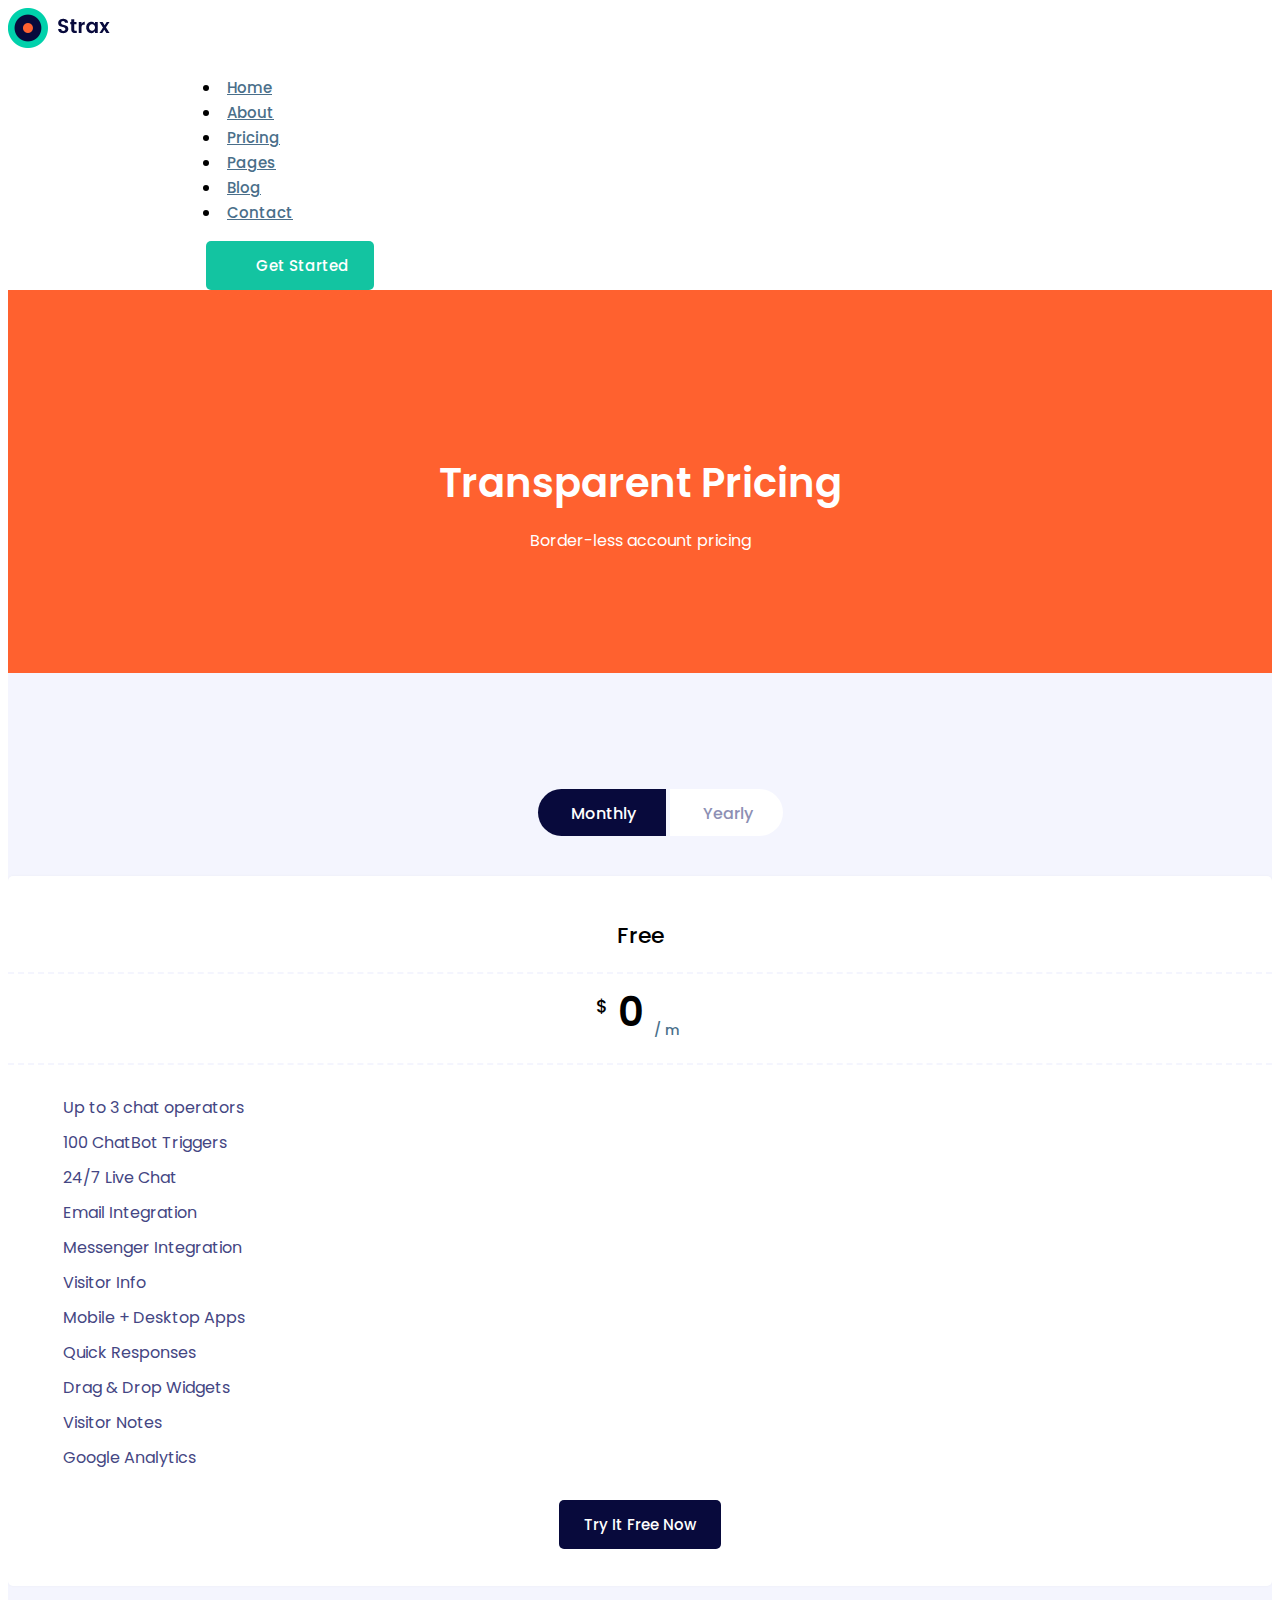
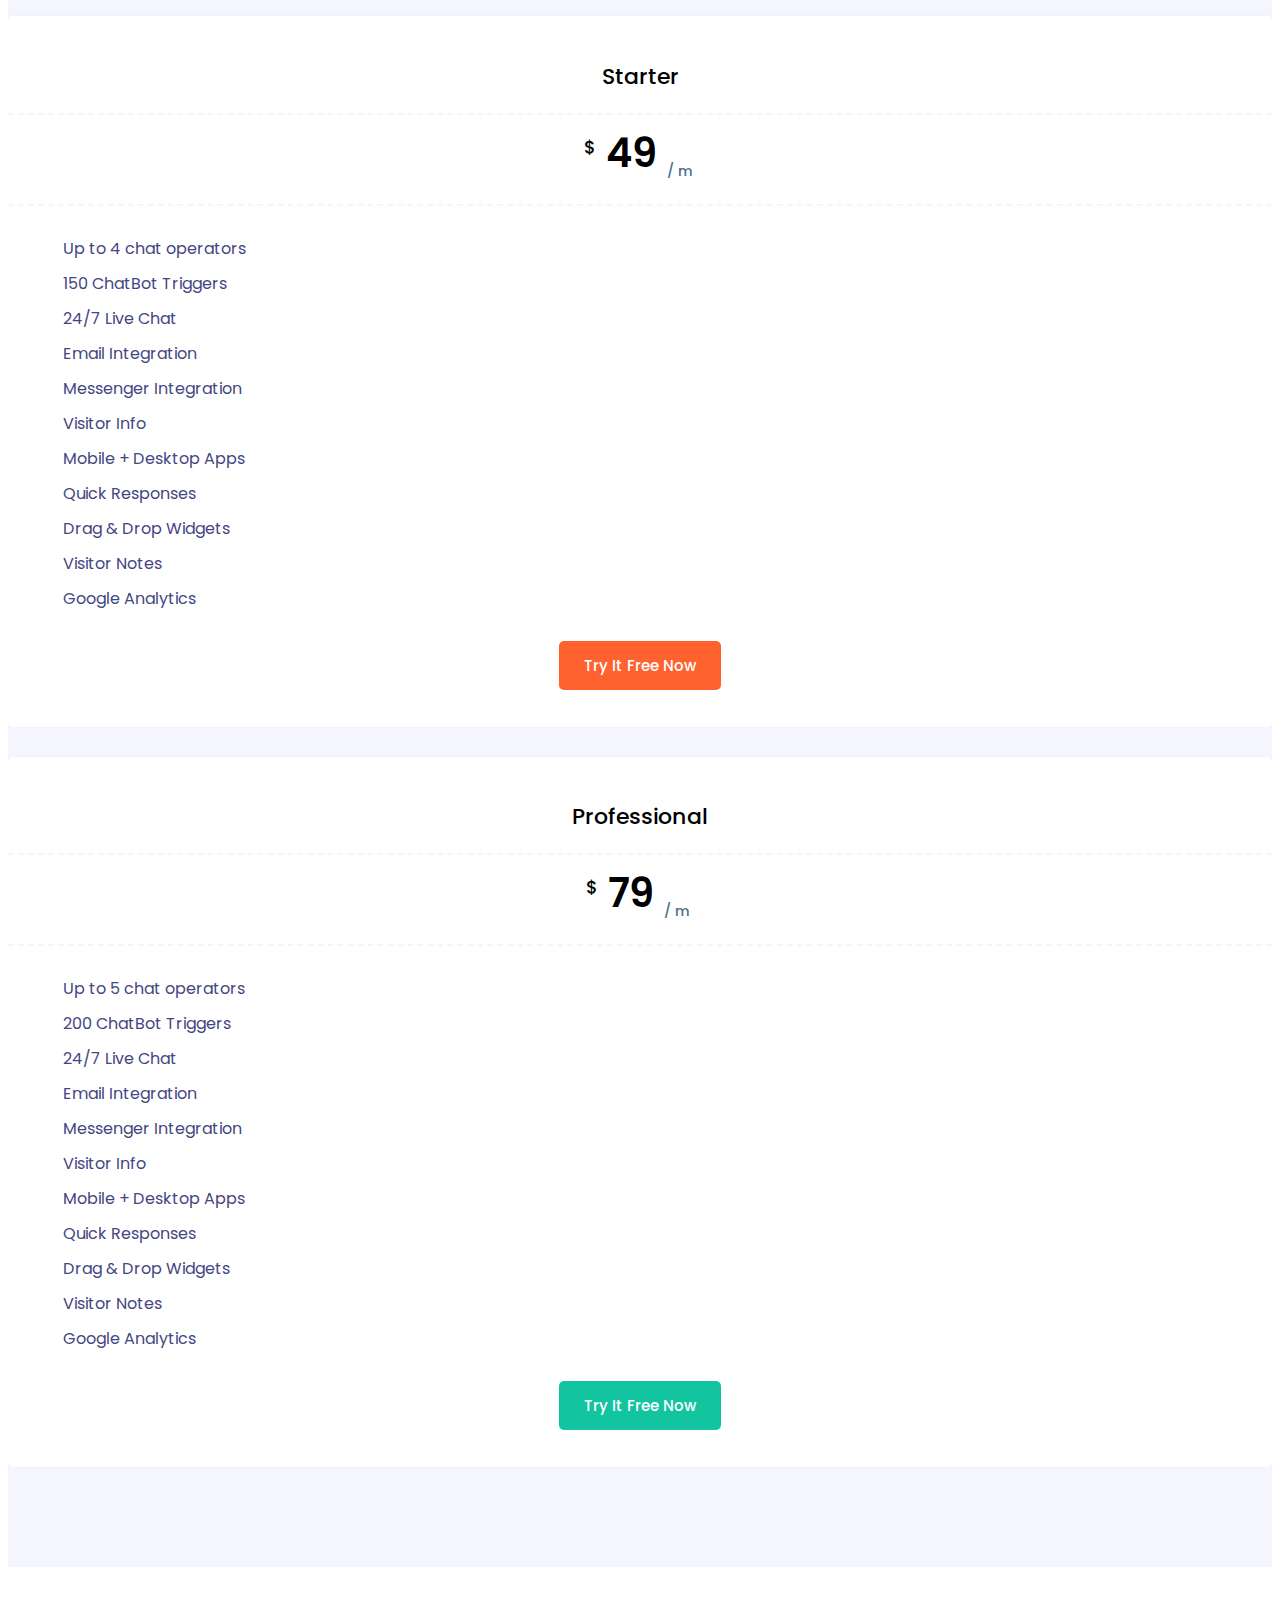
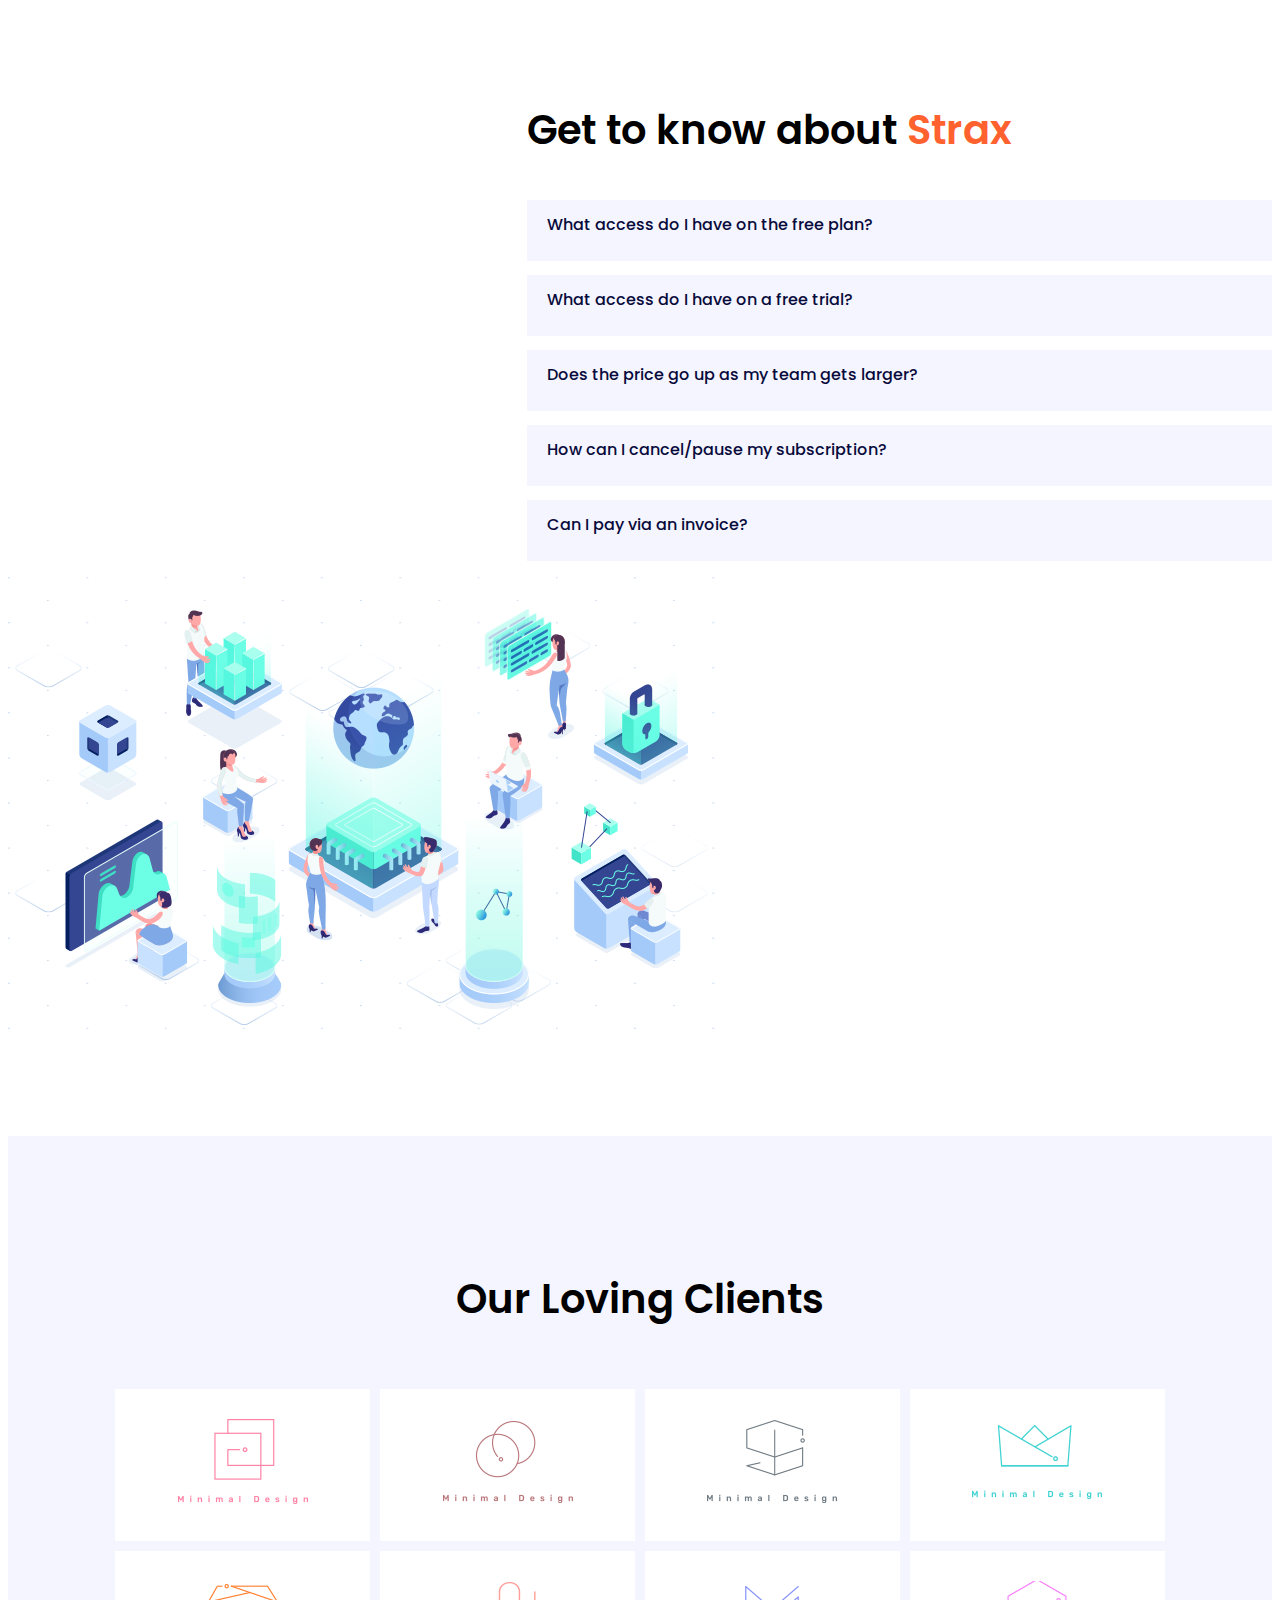
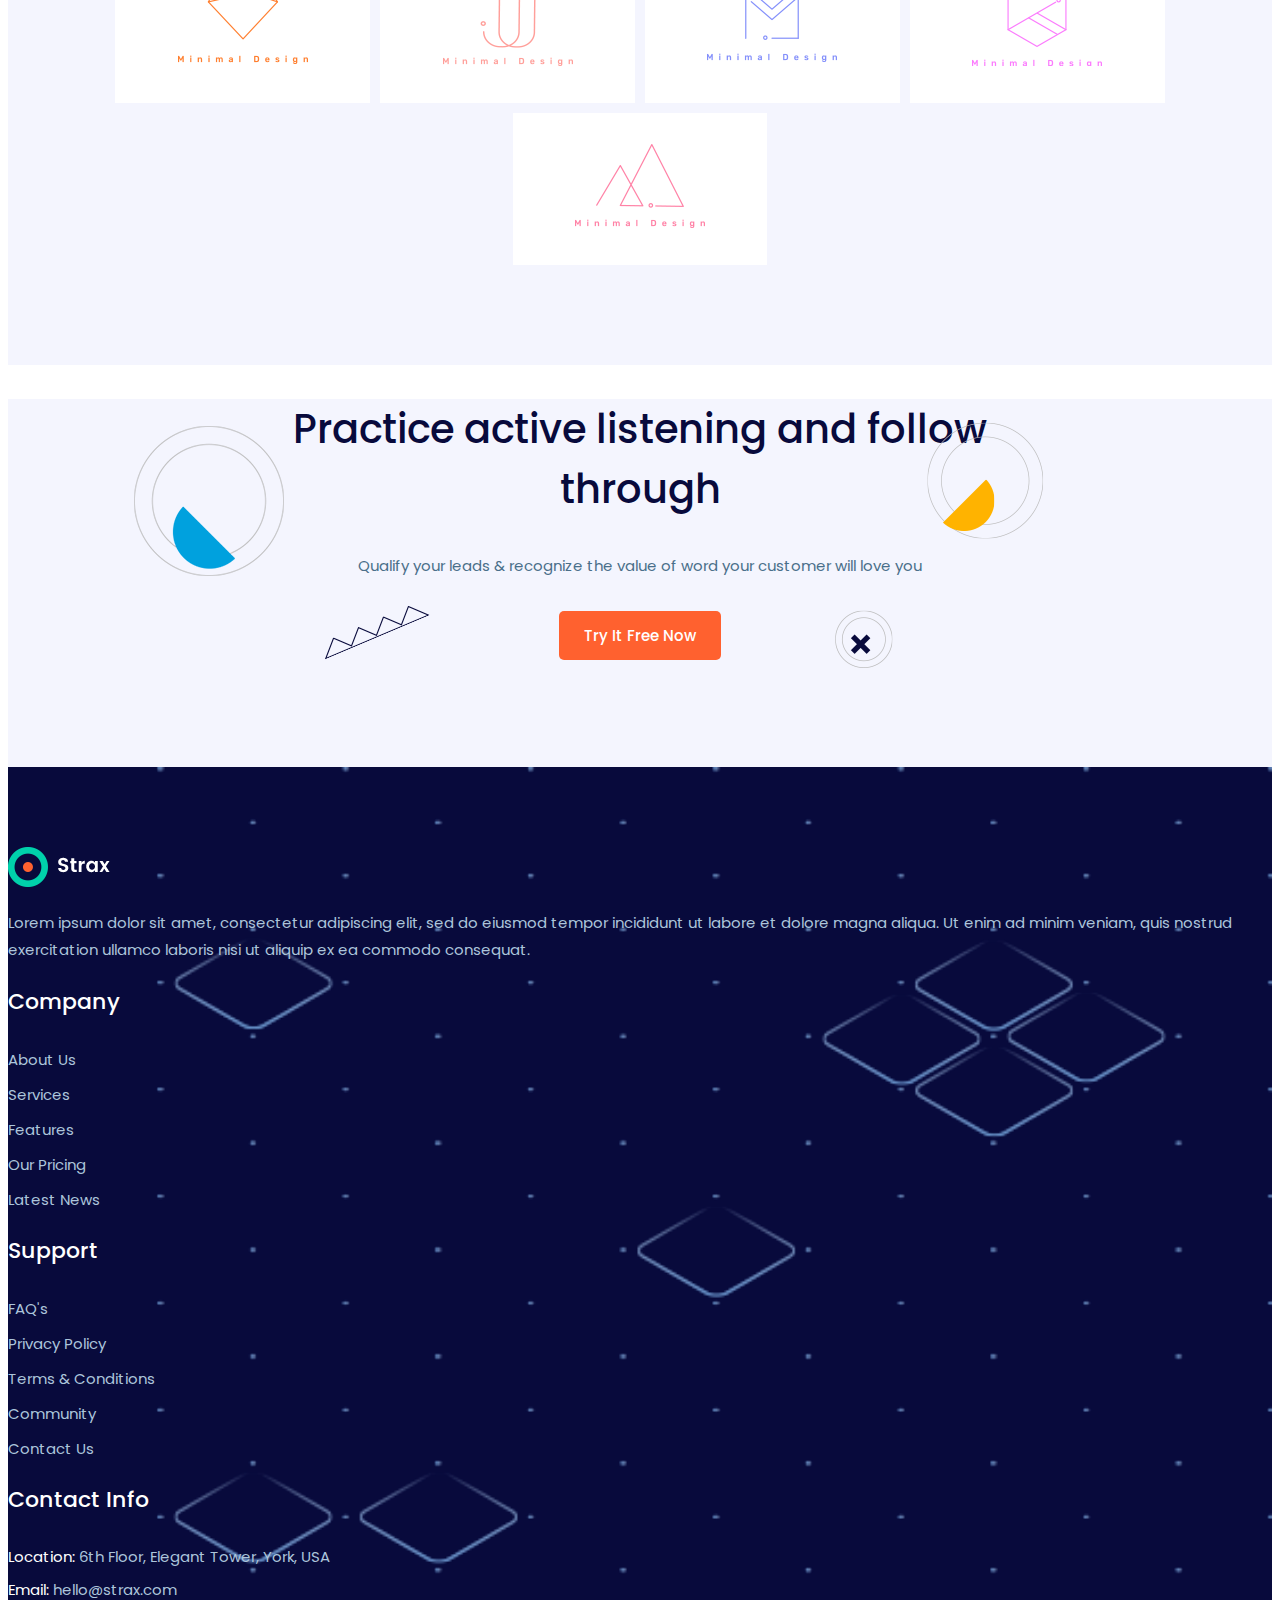
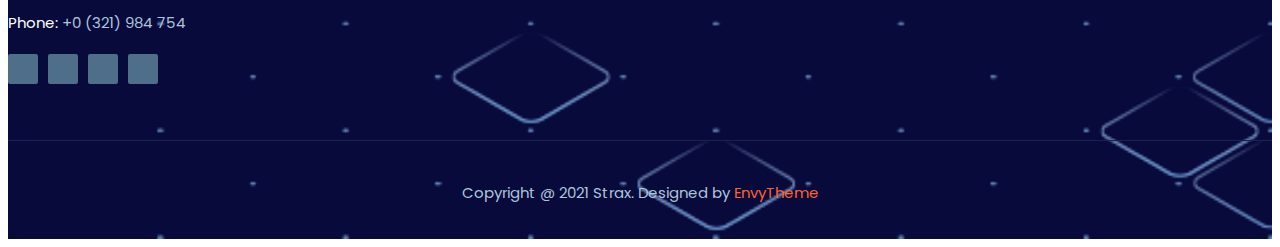
<file: Frontend-Project/pricing.html>
<!DOCTYPE html>
<html lang="en">
  <head>
    <meta charset="UTF-8" />
    <meta http-equiv="X-UA-Compatible" content="IE=edge" />
    <meta name="viewport" content="width=device-width, initial-scale=1.0" />
    <title>Document</title>
    <link rel="preconnect" href="https://fonts.googleapis.com" />
    <link rel="preconnect" href="https://fonts.gstatic.com" crossorigin />
    <link
      rel="stylesheet"
      href="plugin/owl-carousel/dist/assets/owl.carousel.min.css"
    />
    <link
      rel="stylesheet"
      href="plugin/owl-carousel/dist/assets/owl.theme.default.min.css"
    />
    <link
      href="https://fonts.googleapis.com/css2?family=Poppins:wght@100;300;400;500;600;700&display=swap"
      rel="stylesheet"
    />
    <link
      rel="stylesheet"
      href="https://pro.fontawesome.com/releases/v5.8.2/css/all.css"
      integrity="sha384-xVVam1KS4+Qt2OrFa+VdRUoXygyKIuNWUUUBZYv+n27STsJ7oDOHJgfF0bNKLMJF"
      crossorigin="anonymous"
    />
    <link
      href="https://cdn.jsdelivr.net/npm/bootstrap@5.1.3/dist/css/bootstrap.min.css"
      rel="stylesheet"
      integrity="sha384-1BmE4kWBq78iYhFldvKuhfTAU6auU8tT94WrHftjDbrCEXSU1oBoqyl2QvZ6jIW3"
      crossorigin="anonymous"
    />
    <link rel="stylesheet" href="assets/css/style-pricing.css" />
    <link rel="stylesheet" href="assets/css/responsive.css" />
  </head>
  <body>
    <header id="header">
      <div class="navbar-area">
        <div class="nav-strax-logo">
          <div class="container">
            <nav class="navbar navbar-expand-md navbar-light">
              <a href="#" class="navbar-brand">
                <img src="assets/img/logo.png" alt="" />
              </a>
              <div
                class="collapse navbar-collapse mean-menu"
                id="navbarSupportedContent"
              >
                <ul class="navbar-nav">
                  <li class="nav-item n-1">
                    <a href="index.html" class="nav-link"
                      >Home
                      <i class="fas fa-chevron-down"></i>
                    </a>
                    <ul class="dropdown-menu">
                      <li class="nav-item">
                        <h3>With Animation</h3>
                        <a href="#">Home One (It Startup)</a>
                        <a href="#">Home Two (It Startup)</a>
                        <a href="#">Home Three (It Startup)</a>
                        <a href="#">Home Four (It Startup)</a>
                        <a href="#">Home Five (It Startup)</a>
                        <a href="#">Home Six (It Startup)</a>
                        <a href="#">Home Seven (It Startup)</a>
                        <a href="#">Home Eight (It Startup)</a>
                      </li>
                      <li class="nav-item">
                        <h3>Without Animation</h3>
                        <a href="#">Home One (It Startup)</a>
                        <a href="#">Home Two (It Startup)</a>
                        <a href="#">Home Three (It Startup)</a>
                        <a href="#">Home Four (It Startup)</a>
                        <a href="#">Home Five (It Startup)</a>
                        <a href="#">Home Six (It Startup)</a>
                        <a href="#">Home Seven (It Startup)</a>
                        <a href="#">Home Eight (It Startup)</a>
                      </li>
                    </ul>
                  </li>
                  <li class="nav-item">
                    <a href="about.html" target="_blank" class="nav-link"
                      >About</a
                    >
                  </li>
                  <li class="nav-item">
                    <a href="pricing.html" target="_blank" class="nav-link"
                      >Pricing</a
                    >
                  </li>
                  <li class="nav-item n-4">
                    <a href="#" class="nav-link"
                      >Pages
                      <i class="fas fa-chevron-down"></i>
                    </a>
                    <ul class="dropdown-menu">
                      <li class="nav-item n-inner-1">
                        <a
                          href="services-1.html"
                          target="_blank"
                          class="nav-link"
                          >Services</a
                        >
                        <ul class="dropdown-menu">
                          <li class="nav-item">
                            <a href="" class="nav-link">Services Styles One</a>
                          </li>
                          <li class="nav-item">
                            <a href="" class="nav-link">Services Styles Two</a>
                          </li>
                          <li class="nav-item">
                            <a href="" class="nav-link"
                              >Services Styles Three</a
                            >
                          </li>
                          <li class="nav-item">
                            <a
                              href="single-service.html"
                              target="_blank"
                              class="nav-link"
                              >Service Details</a
                            >
                          </li>
                        </ul>
                      </li>
                      <li class="nav-item">
                        <a href="#" class="nav-link">Features</a>
                      </li>
                      <li class="nav-item">
                        <a href="team.html" target="_blank" class="nav-link"
                          >Team</a
                        >
                      </li>
                      <li class="nav-item">
                        <a href="login.html" target="_blank" class="nav-link"
                          >Log In</a
                        >
                      </li>
                      <li class="nav-item">
                        <a href="#" class="nav-link">Sign Up</a>
                      </li>
                      <li class="nav-item">
                        <a href="#" class="nav-link">Faq</a>
                      </li>
                      <li class="nav-item">
                        <a href="#" class="nav-link">404 Error</a>
                      </li>
                    </ul>
                  </li>
                  <li class="nav-item n-5">
                    <a href="#" class="nav-link"
                      >Blog
                      <i class="fas fa-chevron-down"></i>
                    </a>
                    <ul class="dropdown-menu">
                      <li class="nav-item">
                        <a href="#" class="nav-link">Blog Grid</a>
                      </li>
                      <li class="nav-item">
                        <a href="#" class="nav-link">Blog Right Sidebar</a>
                      </li>
                      <li class="nav-item">
                        <a href="#" class="nav-link">Blog Details</a>
                      </li>
                    </ul>
                  </li>
                  <li class="nav-item">
                    <a href="#" class="nav-link">Contact</a>
                  </li>
                </ul>
                <div class="others-options">
                  <a href="#" class="default-btn">
                    <i class="fab fa-gripfire"></i>
                    Get Started</a
                  >
                  <a href="#" class="optional-btn">
                    <i class="fal fa-sign-in"></i>
                    Log In</a
                  >
                </div>
              </div>
            </nav>
          </div>
        </div>
        <div class="responsive-nav">
          <div class="container">
            <div class="row">
              <div class="main-menu" style="width: 80%">
                <div class="hamburger pt-1">
                  <button class="hamburger-btn">
                    <i class="fas fa-bars"></i>
                  </button>
                </div>
                <nav id="main-menu-navbar">
                  <ul class="main-menu-navbar-list">
                    <li><a href="#">Home</a></li>
                    <li><a href="about.html">About</a></li>
                    <li><a href="pricing.html">Pricing</a></li>
                    <li><a href="#">Pages</a></li>
                    <li><a href="#">Blog</a></li>
                    <li><a href="contact.html">Contact</a></li>
                  </ul>
                </nav>
              </div>
              <div class="logo">
                <img src="assets/img/logo.png" alt="" />
              </div>
            </div>
          </div>
        </div>
      </div>
      <section id="banner">
        <div class="container">
          <div class="row">
            <div class="col-12">
              <div class="banner-title">
                <h2>Transparent Pricing</h2>
                <p>Border-less account pricing</p>
              </div>
            </div>
          </div>
        </div>
      </section>
    </header>
    <main>
      <section id="pricing">
        <div class="container">
          <div class="row">
            <div class="col-12">
              <div class="pricing-body">
                <div class="pricing-body-tabs">
                  <ul>
                    <li>
                      <a
                        href="#"
                        class="pricing-body-tabs-btn active"
                        id="monthly"
                      >
                        <i class="fas fa-calendar-check"></i>
                        Monthly
                      </a>
                    </li>
                    <li>
                      <a href="#" class="pricing-body-tabs-btn" id="yearly">
                        <i class="fas fa-calendar-check"></i>
                        Yearly
                      </a>
                    </li>
                  </ul>
                </div>
                <div class="row">
                  <div class="col-lg-4">
                    <div class="pricing-body-content">
                      <div class="pricing-body-content-header">
                        <h2>Free</h2>
                      </div>
                      <div class="pricing-body-content-price">
                        <p>
                          <sup>$</sup>
                          0
                          <sub>/ m</sub>
                        </p>
                      </div>
                      <div class="pricing-body-content-list">
                        <ul>
                          <li>
                            <i class="fas fa-check-circle"></i>
                            Up to 3 chat operators
                            <i class="fas fa-info-circle"></i>
                          </li>
                          <li>
                            <i class="fas fa-check-circle"></i>
                            100 ChatBot Triggers
                          </li>
                          <li>
                            <i class="fas fa-check-circle"></i>
                            24/7 Live Chat
                          </li>
                          <li>
                            <i class="fas fa-check-circle"></i>
                            Email Integration
                            <i class="fas fa-info-circle"></i>
                          </li>
                          <li>
                            <i class="fas fa-check-circle"></i>
                            Messenger Integration
                          </li>
                          <li>
                            <i class="fas fa-check-circle"></i>
                            Visitor Info
                          </li>
                          <li>
                            <i class="fas fa-check-circle"></i>
                            Mobile + Desktop Apps
                          </li>
                          <li>
                            <i class="fas fa-check-circle"></i>
                            Quick Responses
                            <i class="fas fa-info-circle"></i>
                          </li>
                          <li>
                            <i class="fas fa-check-circle"></i>
                            Drag & Drop Widgets
                          </li>
                          <li>
                            <i class="fas fa-check-circle"></i>
                            Visitor Notes
                            <i class="fas fa-info-circle"></i>
                          </li>
                          <li>
                            <i class="fas fa-check-circle"></i>
                            Google Analytics
                          </li>
                        </ul>
                      </div>
                      <div class="pricing-body-content-btn">
                        <a href="#"
                          ><i class="fas fa-fire"></i> Try It Free Now</a
                        >
                      </div>

                      <div class="pricing-body-content-inter">
                        <div class="pricing-body-content-header">
                          <h2>Free</h2>
                        </div>
                        <div class="pricing-body-content-price">
                          <p>
                            <sup>$</sup>
                            0
                            <sub>/ y</sub>
                          </p>
                        </div>
                        <div class="pricing-body-content-list">
                          <ul>
                            <li>
                              <i class="fas fa-check-circle"></i>
                              Up to 3 chat operators
                              <i class="fas fa-info-circle"></i>
                            </li>
                            <li>
                              <i class="fas fa-check-circle"></i>
                              100 ChatBot Triggers
                            </li>
                            <li>
                              <i class="fas fa-check-circle"></i>
                              24/7 Live Chat
                            </li>
                            <li>
                              <i class="fas fa-check-circle"></i>
                              Email Integration
                              <i class="fas fa-info-circle"></i>
                            </li>
                            <li>
                              <i class="fas fa-check-circle"></i>
                              Messenger Integration
                            </li>
                            <li>
                              <i class="fas fa-check-circle"></i>
                              Visitor Info
                            </li>
                            <li>
                              <i class="fas fa-check-circle"></i>
                              Mobile + Desktop Apps
                            </li>
                            <li>
                              <i class="fas fa-check-circle"></i>
                              Quick Responses
                              <i class="fas fa-info-circle"></i>
                            </li>
                            <li>
                              <i class="fas fa-check-circle"></i>
                              Drag & Drop Widgets
                            </li>
                            <li>
                              <i class="fas fa-check-circle"></i>
                              Visitor Notes
                              <i class="fas fa-info-circle"></i>
                            </li>
                            <li>
                              <i class="fas fa-check-circle"></i>
                              Google Analytics
                            </li>
                          </ul>
                        </div>
                        <div class="pricing-body-content-btn">
                          <a href="#"
                            ><i class="fas fa-fire"></i> Try It Free Now</a
                          >
                        </div>
                      </div>
                    </div>
                  </div>
                  <div class="col-lg-4">
                    <div class="pricing-body-content">
                      <div class="pricing-body-content-header">
                        <h2>Starter</h2>
                      </div>
                      <div class="pricing-body-content-price">
                        <p>
                          <sup>$</sup>
                          49
                          <sub>/ m</sub>
                        </p>
                      </div>
                      <div class="pricing-body-content-list">
                        <ul>
                          <li>
                            <i class="fas fa-check-circle"></i>
                            Up to 4 chat operators
                            <i class="fas fa-info-circle"></i>
                          </li>
                          <li>
                            <i class="fas fa-check-circle"></i>
                            150 ChatBot Triggers
                          </li>
                          <li>
                            <i class="fas fa-check-circle"></i>
                            24/7 Live Chat
                          </li>
                          <li>
                            <i class="fas fa-check-circle"></i>
                            Email Integration
                            <i class="fas fa-info-circle"></i>
                          </li>
                          <li>
                            <i class="fas fa-check-circle"></i>
                            Messenger Integration
                          </li>
                          <li>
                            <i class="fas fa-check-circle"></i>
                            Visitor Info
                          </li>
                          <li>
                            <i class="fas fa-check-circle"></i>
                            Mobile + Desktop Apps
                          </li>
                          <li>
                            <i class="fas fa-check-circle"></i>
                            Quick Responses
                            <i class="fas fa-info-circle"></i>
                          </li>
                          <li>
                            <i class="fas fa-check-circle"></i>
                            Drag & Drop Widgets
                          </li>
                          <li>
                            <i class="fas fa-check-circle"></i>
                            Visitor Notes
                            <i class="fas fa-info-circle"></i>
                          </li>
                          <li>
                            <i class="fas fa-check-circle"></i>
                            Google Analytics
                          </li>
                        </ul>
                      </div>
                      <div class="pricing-body-content-btn">
                        <a href="#" id="btn-2"
                          ><i class="fas fa-fire"></i> Try It Free Now</a
                        >
                      </div>
                      <div class="pricing-body-content-inter">
                        <div class="pricing-body-content-header">
                          <h2>Starter</h2>
                        </div>
                        <div class="pricing-body-content-price">
                          <p>
                            <sup>$</sup>
                            79
                            <sub>/ y</sub>
                          </p>
                        </div>
                        <div class="pricing-body-content-list">
                          <ul>
                            <li>
                              <i class="fas fa-check-circle"></i>
                              Up to 3 chat operators
                              <i class="fas fa-info-circle"></i>
                            </li>
                            <li>
                              <i class="fas fa-check-circle"></i>
                              100 ChatBot Triggers
                            </li>
                            <li>
                              <i class="fas fa-check-circle"></i>
                              24/7 Live Chat
                            </li>
                            <li>
                              <i class="fas fa-check-circle"></i>
                              Email Integration
                              <i class="fas fa-info-circle"></i>
                            </li>
                            <li>
                              <i class="fas fa-check-circle"></i>
                              Messenger Integration
                            </li>
                            <li>
                              <i class="fas fa-check-circle"></i>
                              Visitor Info
                            </li>
                            <li>
                              <i class="fas fa-check-circle"></i>
                              Mobile + Desktop Apps
                            </li>
                            <li>
                              <i class="fas fa-check-circle"></i>
                              Quick Responses
                              <i class="fas fa-info-circle"></i>
                            </li>
                            <li>
                              <i class="fas fa-check-circle"></i>
                              Drag & Drop Widgets
                            </li>
                            <li>
                              <i class="fas fa-check-circle"></i>
                              Visitor Notes
                              <i class="fas fa-info-circle"></i>
                            </li>
                            <li>
                              <i class="fas fa-check-circle"></i>
                              Google Analytics
                            </li>
                          </ul>
                        </div>
                        <div class="pricing-body-content-btn">
                          <a href="#" id="intern-btn-2"
                            ><i class="fas fa-fire"></i> Try It Free Now</a
                          >
                        </div>
                      </div>
                    </div>
                  </div>
                  <div class="col-lg-4">
                    <div class="pricing-body-content">
                      <div class="pricing-body-content-header">
                        <h2>Professional</h2>
                      </div>
                      <div class="pricing-body-content-price">
                        <p>
                          <sup>$</sup>
                          79
                          <sub>/ m</sub>
                        </p>
                      </div>
                      <div class="pricing-body-content-list">
                        <ul>
                          <li>
                            <i class="fas fa-check-circle"></i>
                            Up to 5 chat operators
                            <i class="fas fa-info-circle"></i>
                          </li>
                          <li>
                            <i class="fas fa-check-circle"></i>
                            200 ChatBot Triggers
                          </li>
                          <li>
                            <i class="fas fa-check-circle"></i>
                            24/7 Live Chat
                          </li>
                          <li>
                            <i class="fas fa-check-circle"></i>
                            Email Integration
                            <i class="fas fa-info-circle"></i>
                          </li>
                          <li>
                            <i class="fas fa-check-circle"></i>
                            Messenger Integration
                          </li>
                          <li>
                            <i class="fas fa-check-circle"></i>
                            Visitor Info
                          </li>
                          <li>
                            <i class="fas fa-check-circle"></i>
                            Mobile + Desktop Apps
                          </li>
                          <li>
                            <i class="fas fa-check-circle"></i>
                            Quick Responses
                            <i class="fas fa-info-circle"></i>
                          </li>
                          <li>
                            <i class="fas fa-check-circle"></i>
                            Drag & Drop Widgets
                          </li>
                          <li>
                            <i class="fas fa-check-circle"></i>
                            Visitor Notes
                            <i class="fas fa-info-circle"></i>
                          </li>
                          <li>
                            <i class="fas fa-check-circle"></i>
                            Google Analytics
                          </li>
                        </ul>
                      </div>
                      <div class="pricing-body-content-btn">
                        <a href="#" id="btn-3"
                          ><i class="fas fa-fire"></i> Try It Free Now</a
                        >
                      </div>
                      <div class="pricing-body-content-inter">
                        <div class="pricing-body-content-header">
                          <h2>Professional</h2>
                        </div>
                        <div class="pricing-body-content-price">
                          <p>
                            <sup>$</sup>
                            99
                            <sub>/ y</sub>
                          </p>
                        </div>
                        <div class="pricing-body-content-list">
                          <ul>
                            <li>
                              <i class="fas fa-check-circle"></i>
                              Up to 3 chat operators
                              <i class="fas fa-info-circle"></i>
                            </li>
                            <li>
                              <i class="fas fa-check-circle"></i>
                              100 ChatBot Triggers
                            </li>
                            <li>
                              <i class="fas fa-check-circle"></i>
                              24/7 Live Chat
                            </li>
                            <li>
                              <i class="fas fa-check-circle"></i>
                              Email Integration
                              <i class="fas fa-info-circle"></i>
                            </li>
                            <li>
                              <i class="fas fa-check-circle"></i>
                              Messenger Integration
                            </li>
                            <li>
                              <i class="fas fa-check-circle"></i>
                              Visitor Info
                            </li>
                            <li>
                              <i class="fas fa-check-circle"></i>
                              Mobile + Desktop Apps
                            </li>
                            <li>
                              <i class="fas fa-check-circle"></i>
                              Quick Responses
                              <i class="fas fa-info-circle"></i>
                            </li>
                            <li>
                              <i class="fas fa-check-circle"></i>
                              Drag & Drop Widgets
                            </li>
                            <li>
                              <i class="fas fa-check-circle"></i>
                              Visitor Notes
                              <i class="fas fa-info-circle"></i>
                            </li>
                            <li>
                              <i class="fas fa-check-circle"></i>
                              Google Analytics
                            </li>
                          </ul>
                        </div>
                        <div class="pricing-body-content-btn">
                          <a href="#" id="intern-btn-3"
                            ><i class="fas fa-fire"></i> Try It Free Now</a
                          >
                        </div>
                      </div>
                    </div>
                  </div>
                </div>
              </div>
            </div>
          </div>
        </div>
      </section>
      <section id="know-about-strax">
        <div class="container-fluid">
          <div class="row">
            <div class="col-lg-7 col-md-12">
              <div class="know-about-strax-header">
                <h2>Get to know about <span>Strax</span></h2>
              </div>
              <div class="know-about-strax-list">
                <ul>
                  <li>
                    <a href="">
                      <span>What access do I have on the free plan?</span>
                      <i class="far fa-plus"></i>
                    </a>
                    <p>
                      Lorem Ipsum is simply dummy text of the printing and
                      typesetting industry. Lorem Ipsum has been the industry's
                      standard dummy text ever since the 1500s, when an unknown
                      printer took a galley of type and scrambled it to make a
                      type specimen book.
                    </p>
                  </li>

                  <li>
                    <a href="">
                      <span>What access do I have on a free trial?</span>
                      <i class="far fa-plus"></i
                    ></a>
                    <p>
                      Lorem Ipsum is simply dummy text of the printing and
                      typesetting industry. Lorem Ipsum has been the industry's
                      standard dummy text ever since the 1500s, when an unknown
                      printer took a galley of type and scrambled it to make a
                      type specimen book.
                    </p>
                  </li>
                  <li>
                    <a href="">
                      <span>Does the price go up as my team gets larger?</span>
                      <i class="far fa-plus"></i
                    ></a>
                    <p>
                      Lorem Ipsum is simply dummy text of the printing and
                      typesetting industry. Lorem Ipsum has been the industry's
                      standard dummy text ever since the 1500s, when an unknown
                      printer took a galley of type and scrambled it to make a
                      type specimen book.
                    </p>
                  </li>
                  <li>
                    <a href="">
                      <span>How can I cancel/pause my subscription?</span>
                      <i class="far fa-plus"></i
                    ></a>
                    <p>
                      Lorem Ipsum is simply dummy text of the printing and
                      typesetting industry. Lorem Ipsum has been the industry's
                      standard dummy text ever since the 1500s, when an unknown
                      printer took a galley of type and scrambled it to make a
                      type specimen book.
                    </p>
                  </li>
                  <li>
                    <a href="">
                      <span> Can I pay via an invoice?</span>
                      <i class="far fa-plus"></i>
                    </a>
                    <p>
                      Lorem Ipsum is simply dummy text of the printing and
                      typesetting industry. Lorem Ipsum has been the industry's
                      standard dummy text ever since the 1500s, when an unknown
                      printer took a galley of type and scrambled it to make a
                      type specimen book.
                    </p>
                  </li>
                </ul>
              </div>
            </div>
            <div class="col-lg-5 col-md-12">
              <div class="know-about-strax-img">
                <img src="assets/img/faq-img1.png" alt="" />
              </div>
            </div>
          </div>
        </div>
      </section>
      <section id="our-loving-clients">
        <div class="container">
          <div class="row">
            <div class="col-12">
              <div class="our-loving-clients-header">
                <h2>Our Loving Clients</h2>
              </div>
            </div>
            <div class="clients-logo-list">
              <div class="client-logo">
                <a href="#"><img src="assets/img/1.png" alt="" /></a>
              </div>
              <div class="client-logo">
                <a href="#"><img src="assets/img/2.png" alt="" /></a>
              </div>
              <div class="client-logo">
                <a href="#"><img src="assets/img/3.png" alt="" /></a>
              </div>
              <div class="client-logo">
                <a href="#"><img src="assets/img/4.png" alt="" /></a>
              </div>
              <div class="client-logo">
                <a href="#"><img src="assets/img/5.png" alt="" /></a>
              </div>
              <div class="client-logo">
                <a href="#"><img src="assets/img/6.png" alt="" /></a>
              </div>
              <div class="client-logo">
                <a href="#"><img src="assets/img/7.png" alt="" /></a>
              </div>
              <div class="client-logo">
                <a href="#"><img src="assets/img/8.png" alt="" /></a>
              </div>
              <div class="client-logo">
                <a href="#"><img src="assets/img/9.png" alt="" /></a>
              </div>
            </div>
          </div>
        </div>
      </section>
      <section id="active-listening">
        <div class="container">
          <div class="row">
            <div class="active-listening-content">
              <h2>Practice active listening and follow through</h2>
              <p>
                Qualify your leads & recognize the value of word your customer
                will love you
              </p>
              <div class="active-listening-btn">
                <a href="#"> <i class="fas fa-fire"></i> Try It Free Now </a>
              </div>
            </div>
          </div>
        </div>
        <div class="shape-1">
          <img src="assets/img/pricing-shape-img.png" alt="" />
        </div>
        <div class="shape-2">
          <img src="assets/img/pricing-shape2-img.png" alt="" />
        </div>
        <div class="shape-3">
          <img src="assets/img/pricing-shape3-img.png" alt="" />
        </div>
        <div class="shape-4">
          <img src="assets/img/pricing-shape4-img.png" alt="" />
        </div>
      </section>
    </main>
    <footer id="footer">
      <div class="container">
        <div class="row">
          <div class="col-lg-4 col-md-6">
            <div class="footer-logo-column">
              <div class="footer-logo-img">
                <a href="#">
                  <img src="assets/img/white-logo.png" alt="" />
                </a>
              </div>
              <p>
                Lorem ipsum dolor sit amet, consectetur adipiscing elit, sed do
                eiusmod tempor incididunt ut labore et dolore magna aliqua. Ut
                enim ad minim veniam, quis nostrud exercitation ullamco laboris
                nisi ut aliquip ex ea commodo consequat.
              </p>
            </div>
          </div>
          <div class="col-lg-2 col-md-6">
            <div class="footer-company-info">
              <h3>Company</h3>
              <ul>
                <li><a href="#">About Us</a></li>
                <li><a href="#">Services</a></li>
                <li><a href="#">Features</a></li>
                <li><a href="#">Our Pricing</a></li>
                <li><a href="#">Latest News</a></li>
              </ul>
            </div>
          </div>
          <div class="col-lg-2 col-md-6">
            <div class="footer-support-info">
              <h3>Support</h3>
              <ul>
                <li><a href="#">FAQ's</a></li>
                <li><a href="#">Privacy Policy</a></li>
                <li><a href="#">Terms & Conditions</a></li>
                <li><a href="#">Community</a></li>
                <li><a href="#">Contact Us</a></li>
              </ul>
            </div>
          </div>
          <div class="col-lg-4 col-md-6">
            <div class="footer-contact-info">
              <h3>Contact Info</h3>
              <ul class="f-ul">
                <li>
                  Location: <a href="#">6th Floor, Elegant Tower, York, USA</a>
                </li>
                <li>Email: <a href="#">hello@strax.com</a></li>
                <li>Phone: <a href="#">+0 (321) 984 754</a></li>
              </ul>
              <ul class="s-ul">
                <li>
                  <a href="#"><i class="fab fa-facebook-f"></i></a>
                </li>
                <li>
                  <a href="#"><i class="fab fa-twitter"></i></a>
                </li>
                <li>
                  <a href="#"><i class="fab fa-linkedin-in"></i></a>
                </li>
                <li>
                  <a href="#"><i class="fab fa-instagram"></i></a>
                </li>
              </ul>
            </div>
          </div>
        </div>
        <div class="copy-right">
          <p>Copyright @ 2021 Strax. Designed by <a>EnvyTheme</a></p>
        </div>
      </div>
    </footer>
    <div class="up-rise">
      <i class="fas fa-chevron-up"> </i>
    </div>
    <script src="assets/js/pricing.js"></script>
  </body>
</html>
</file>
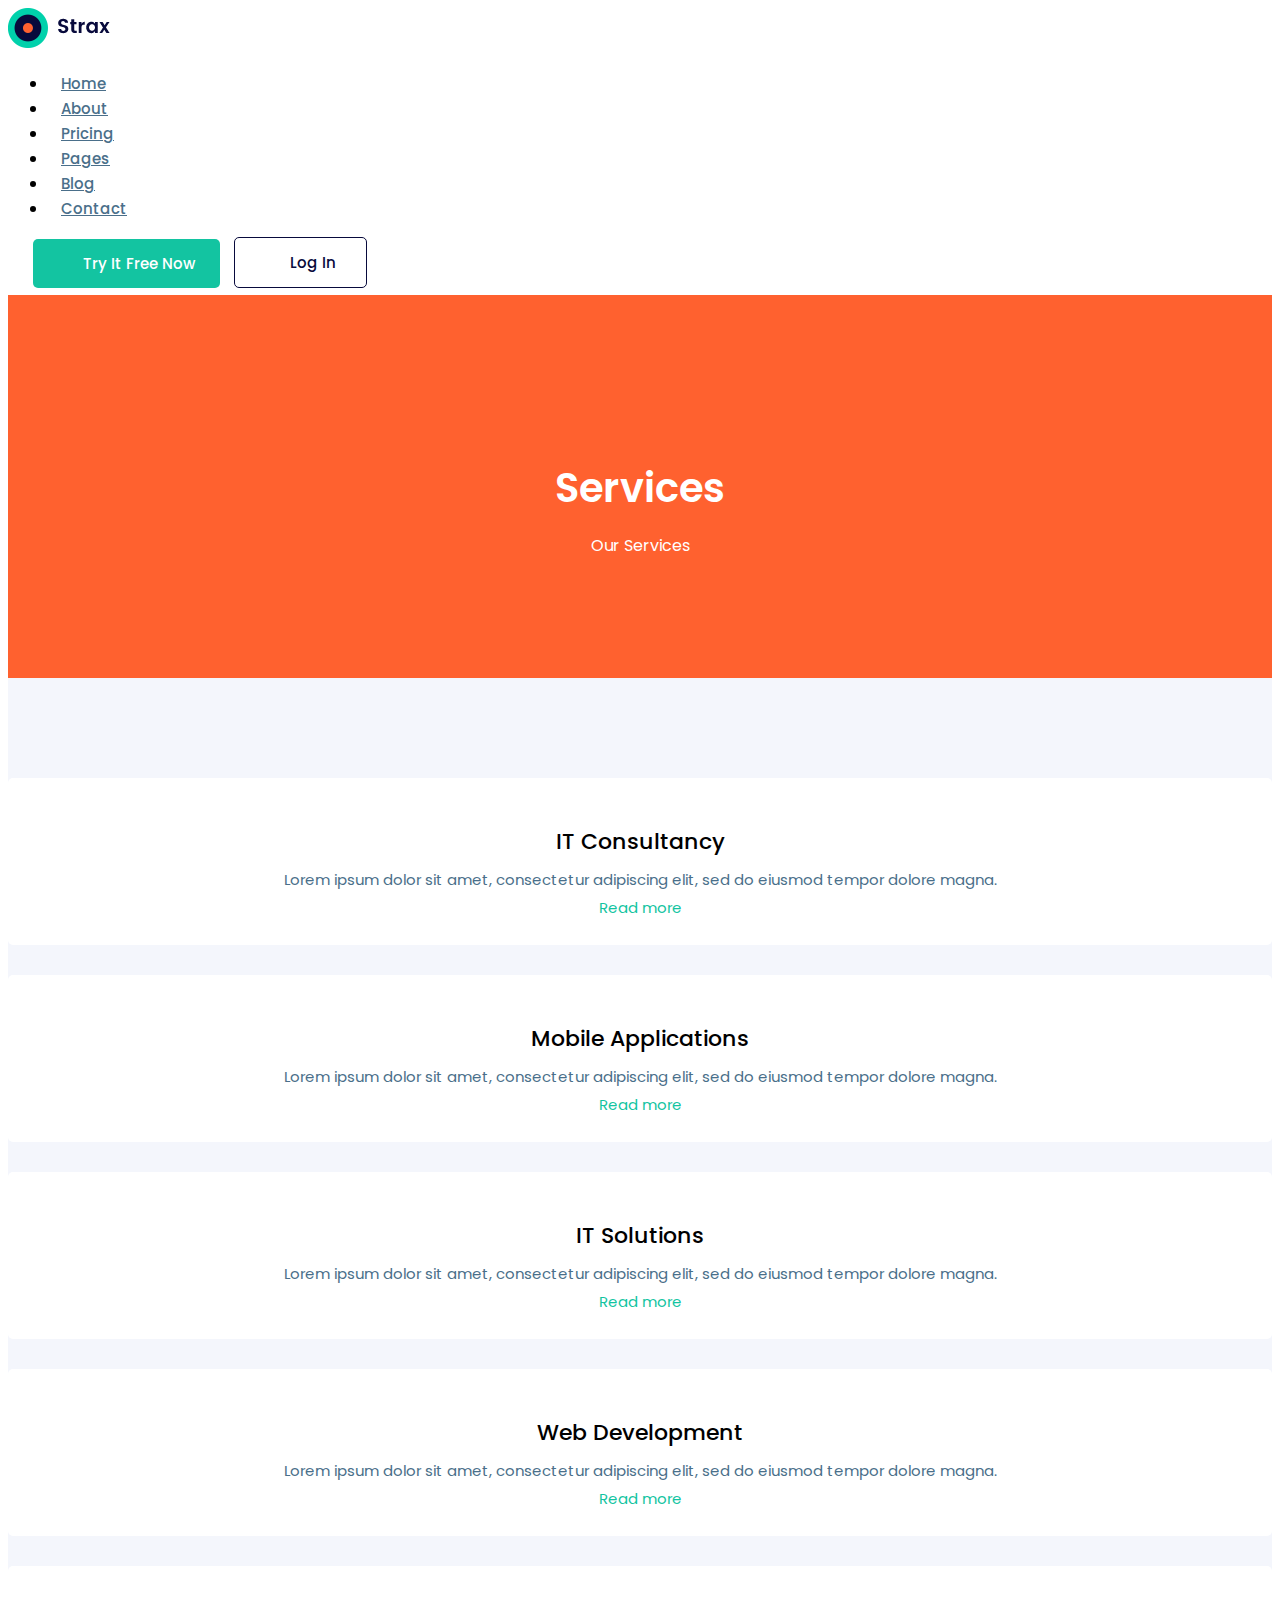
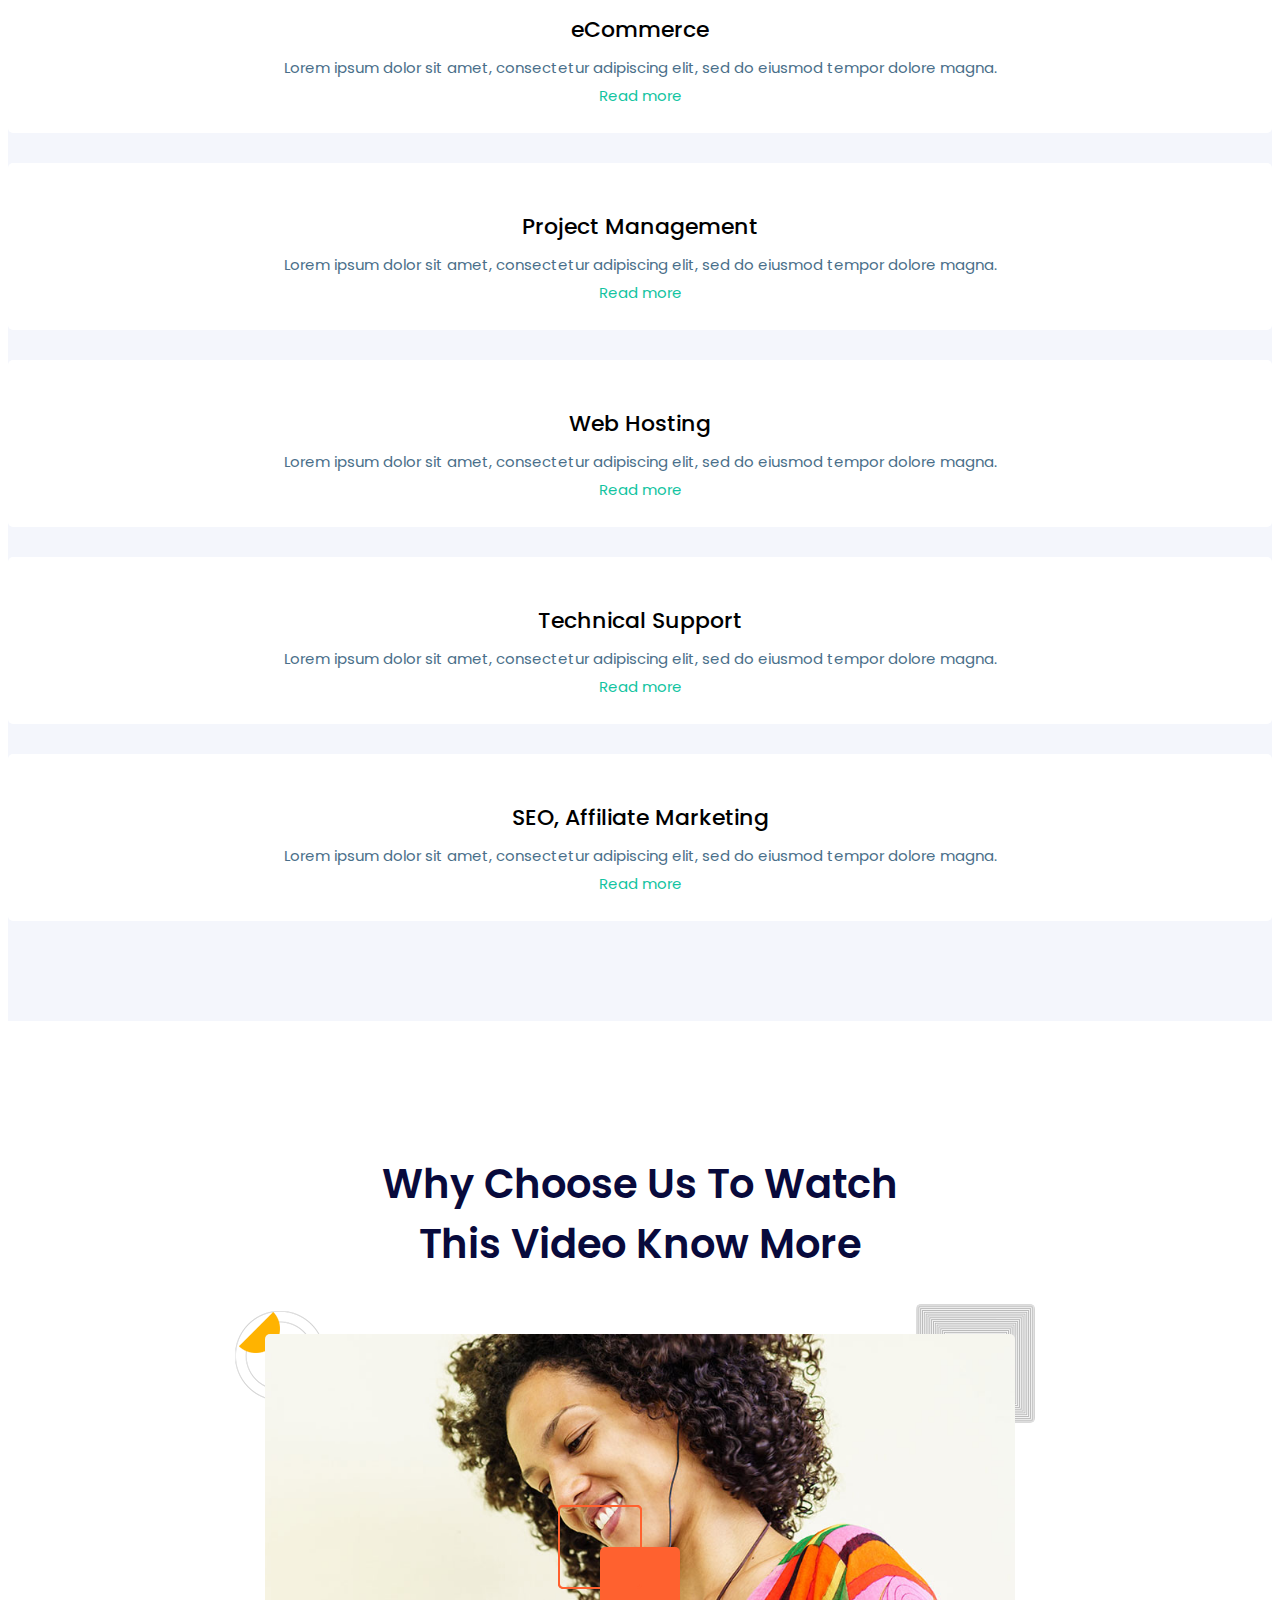
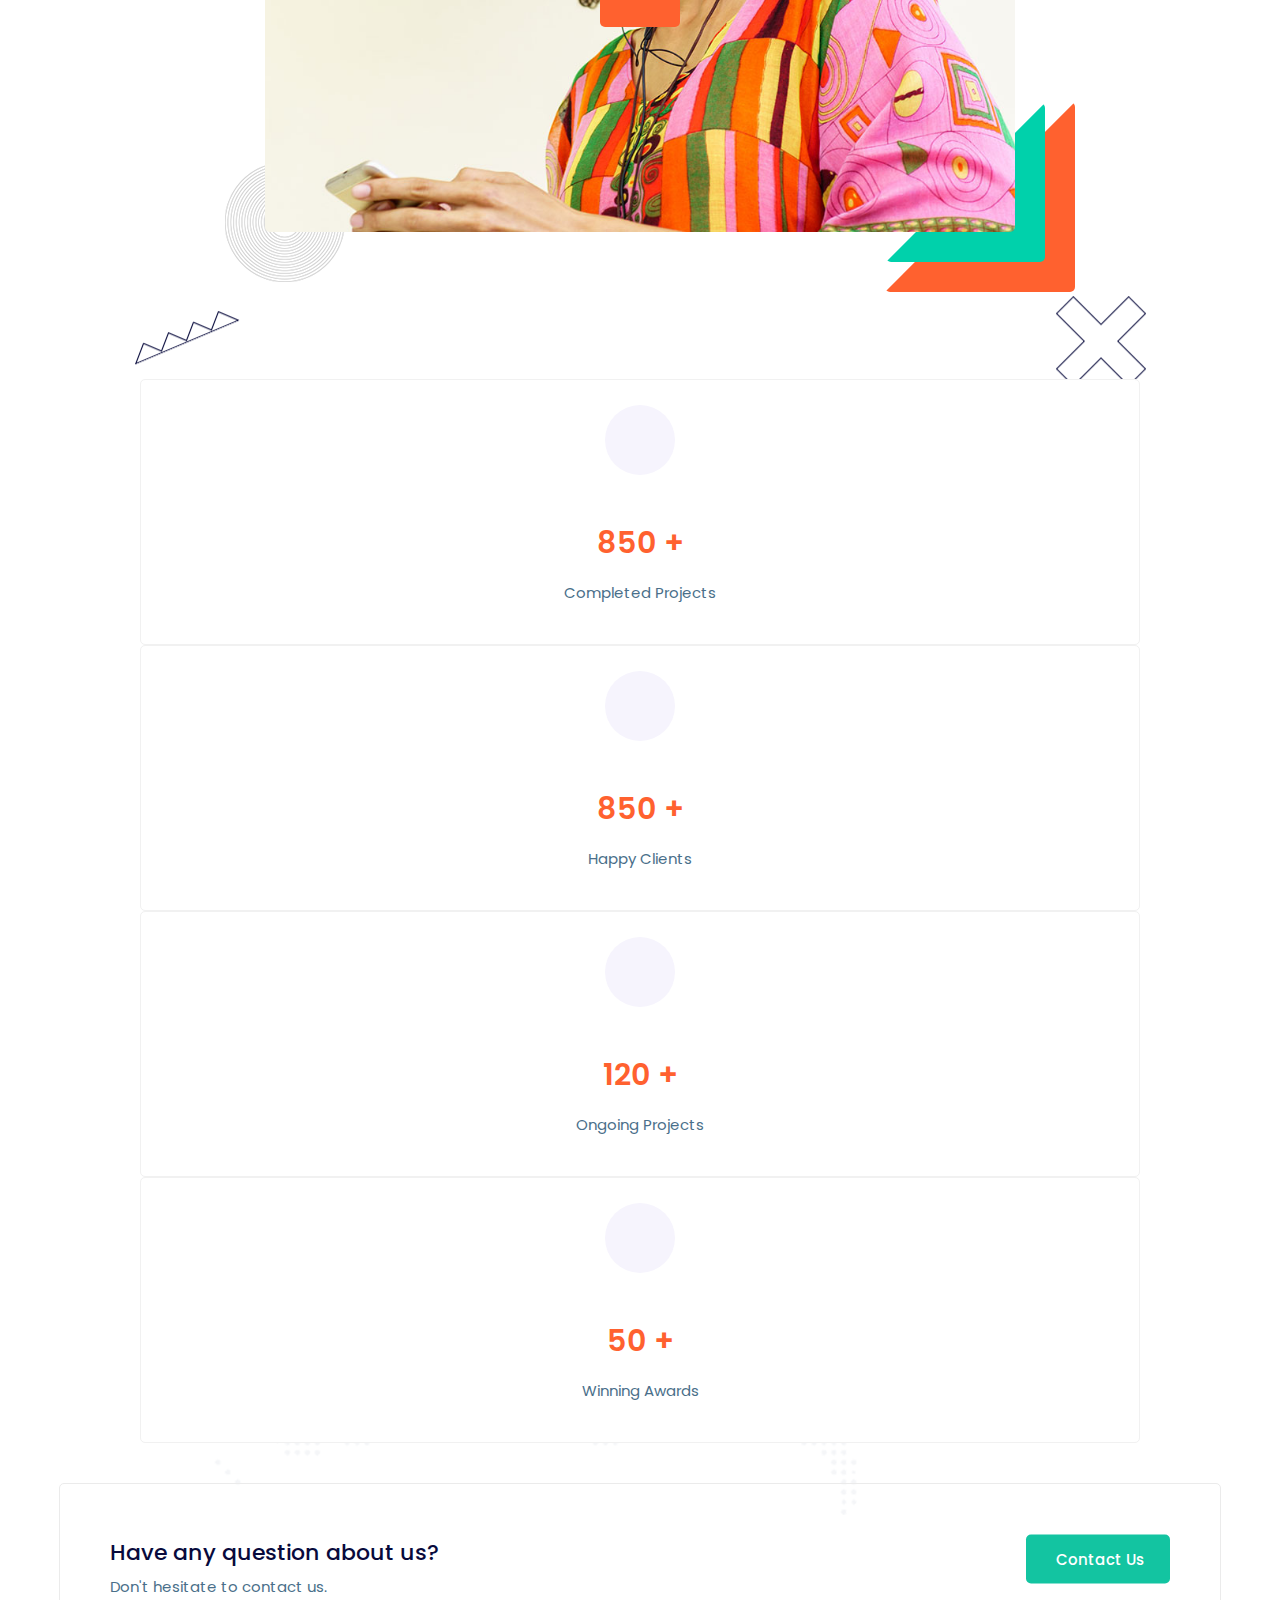
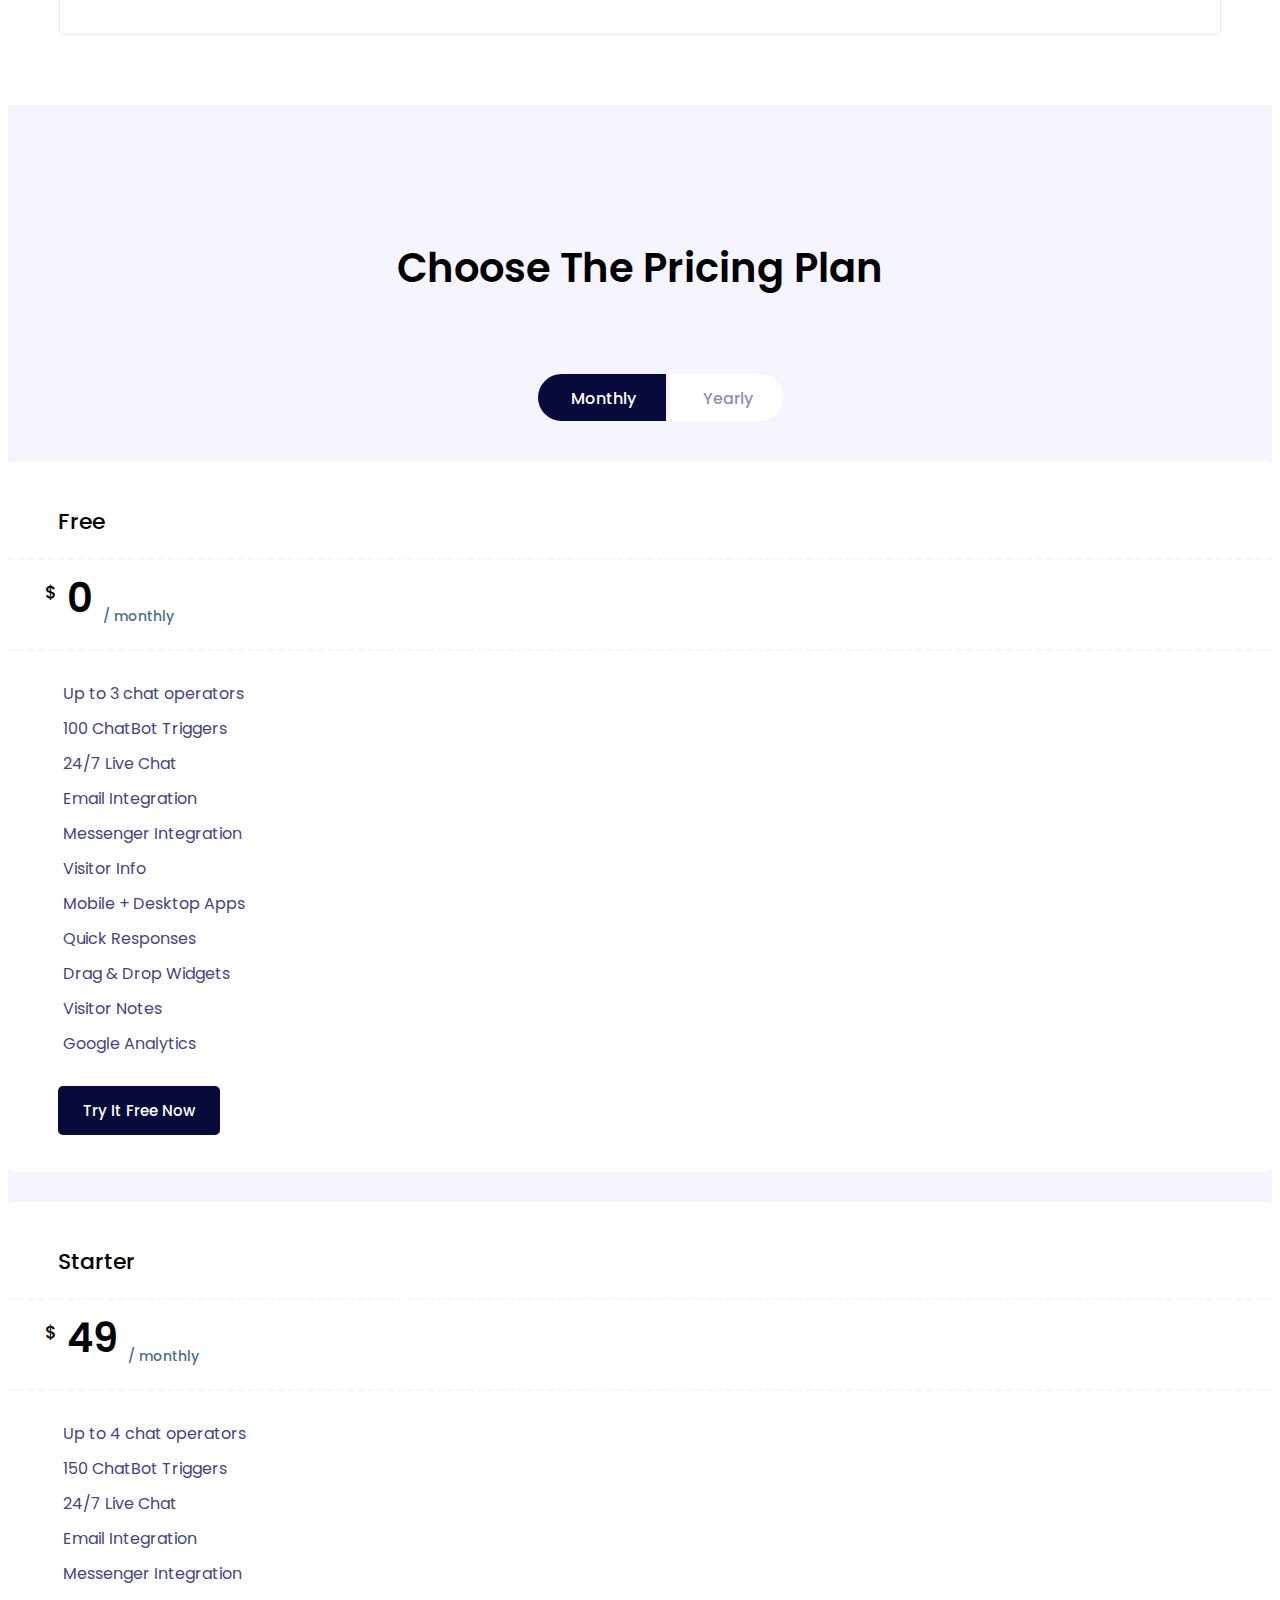
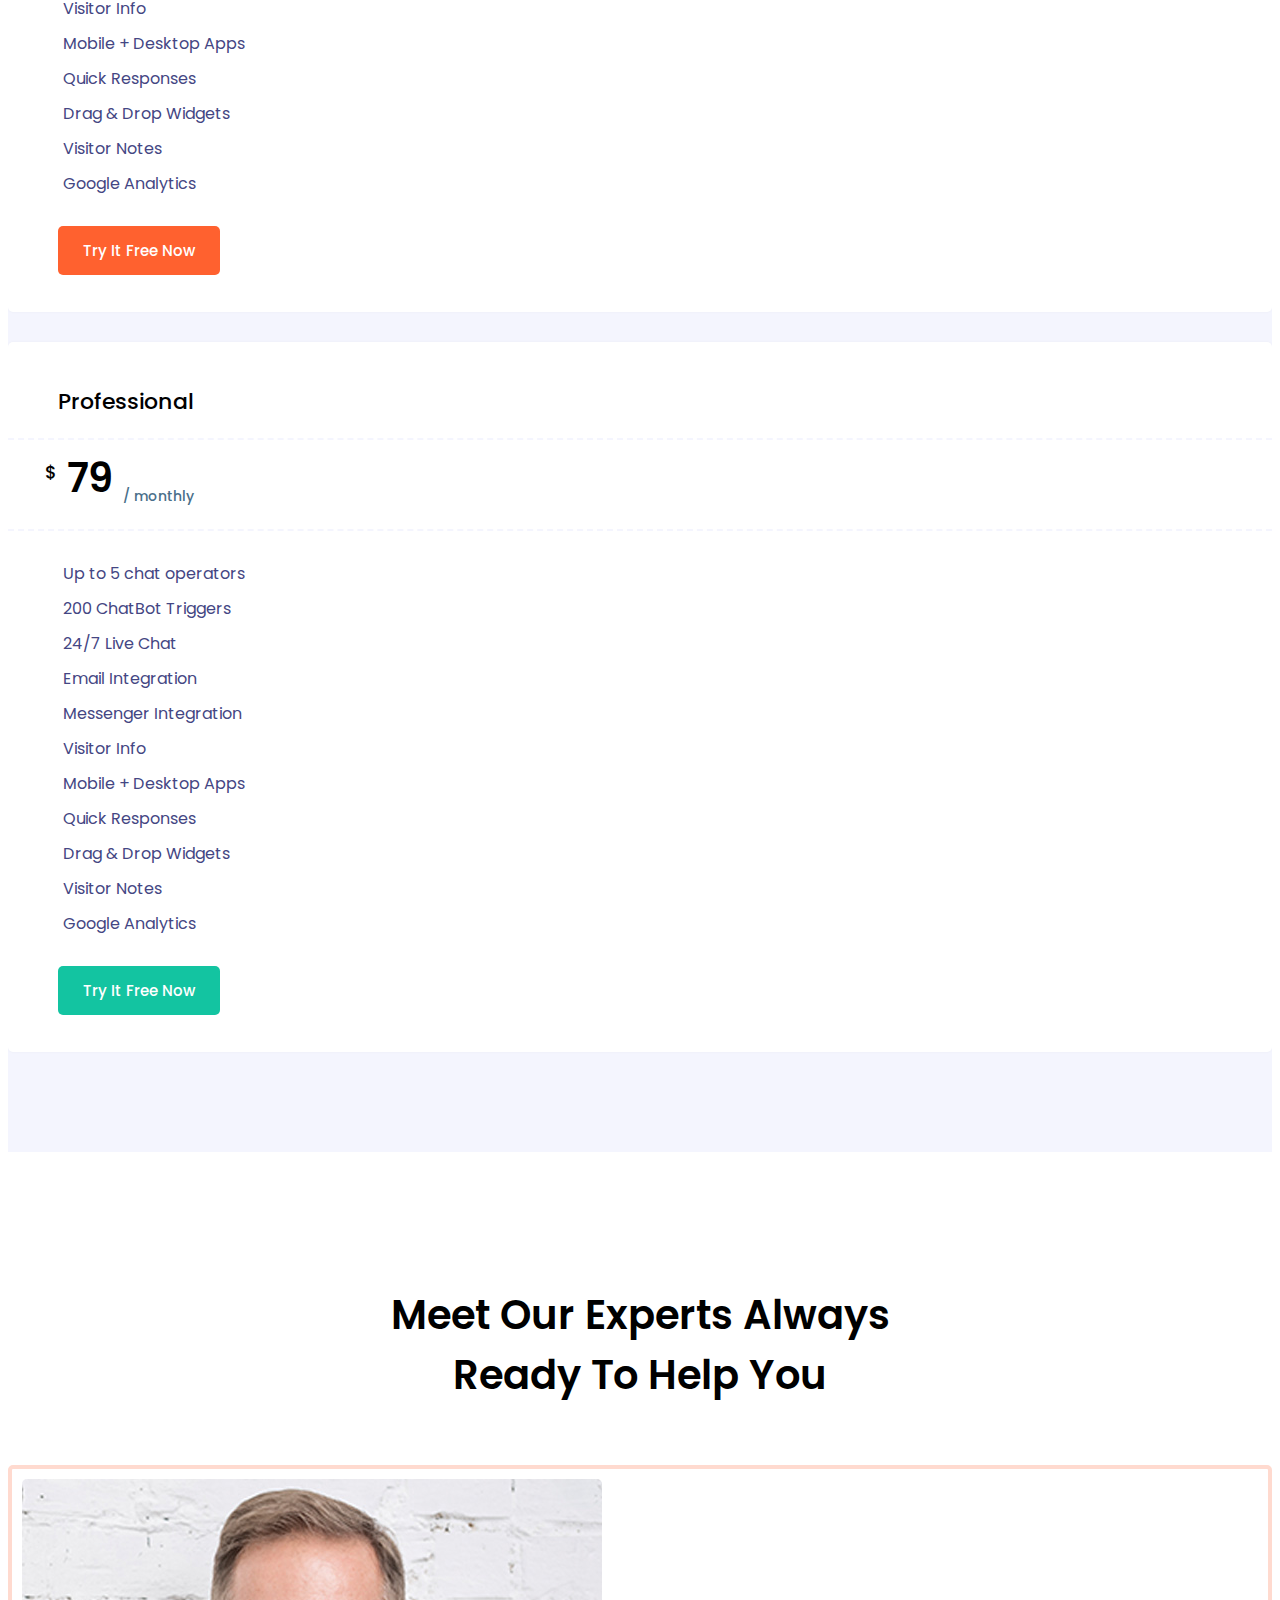
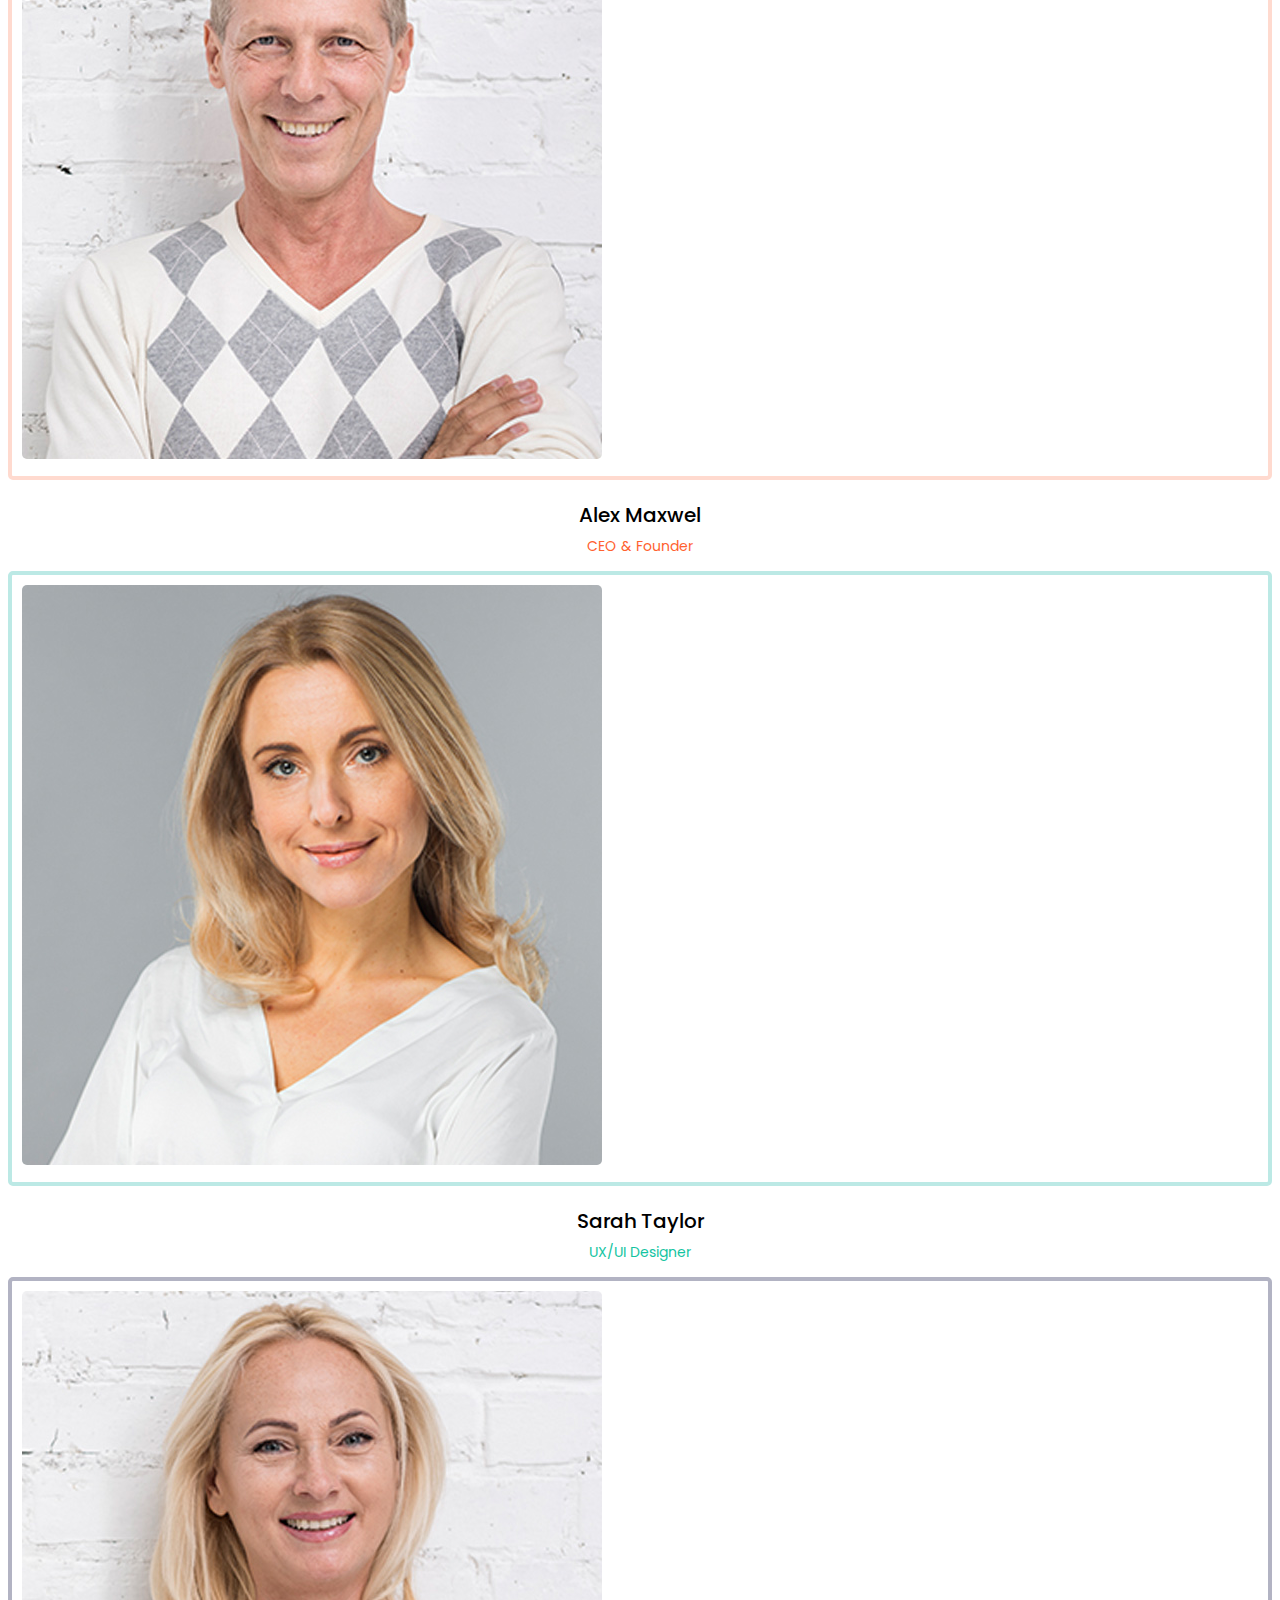
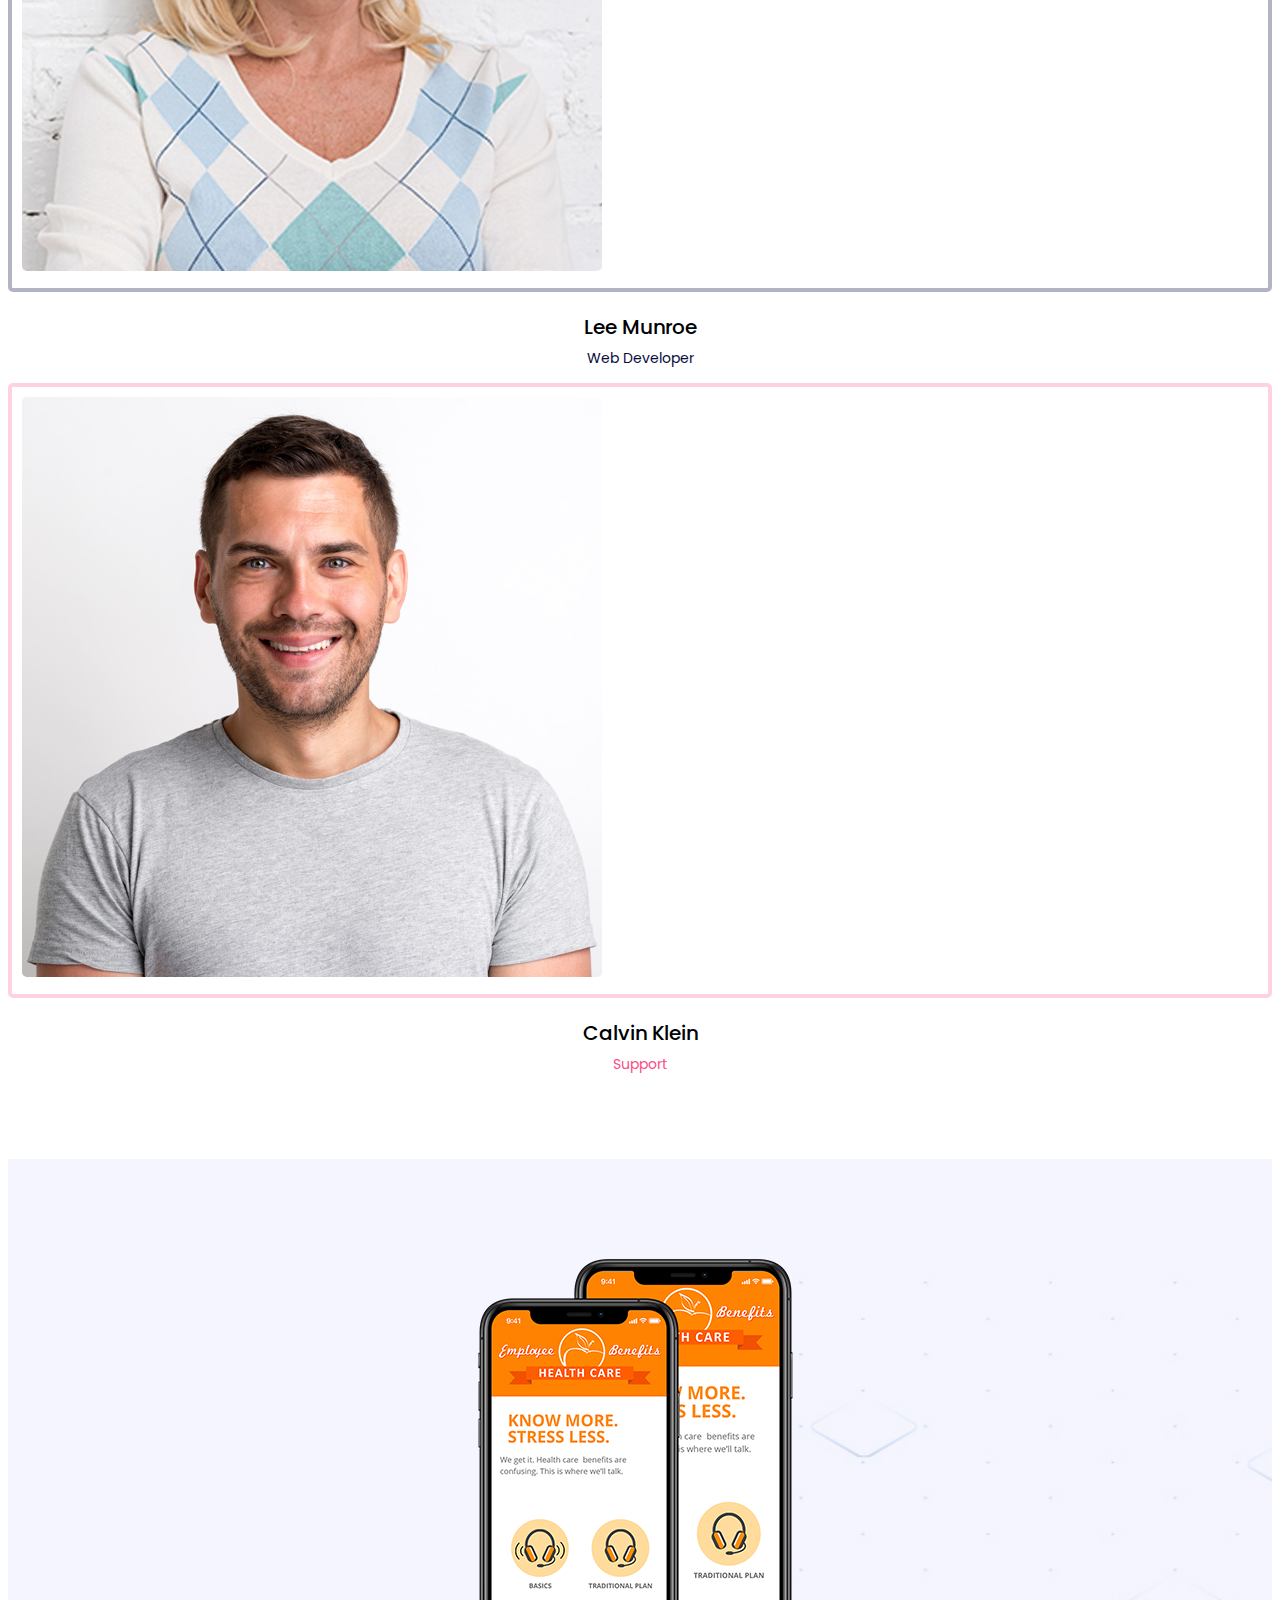
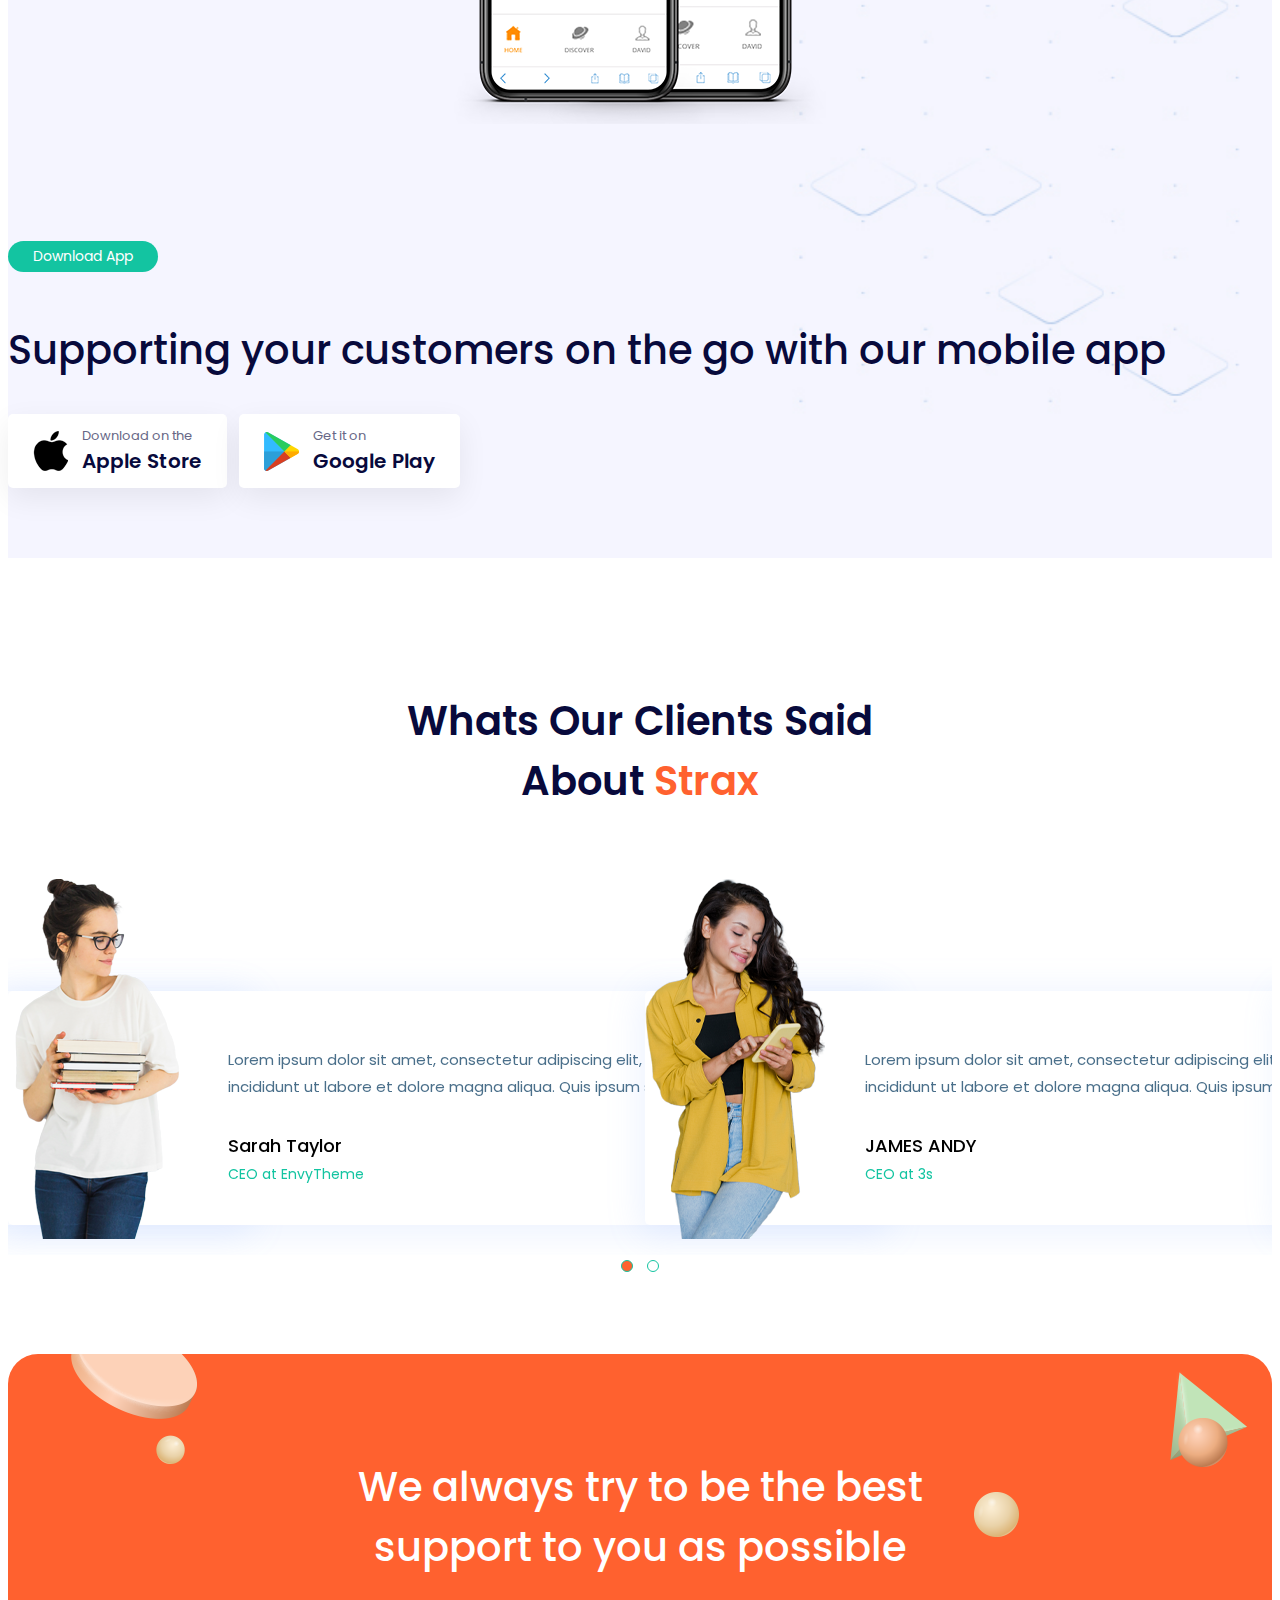
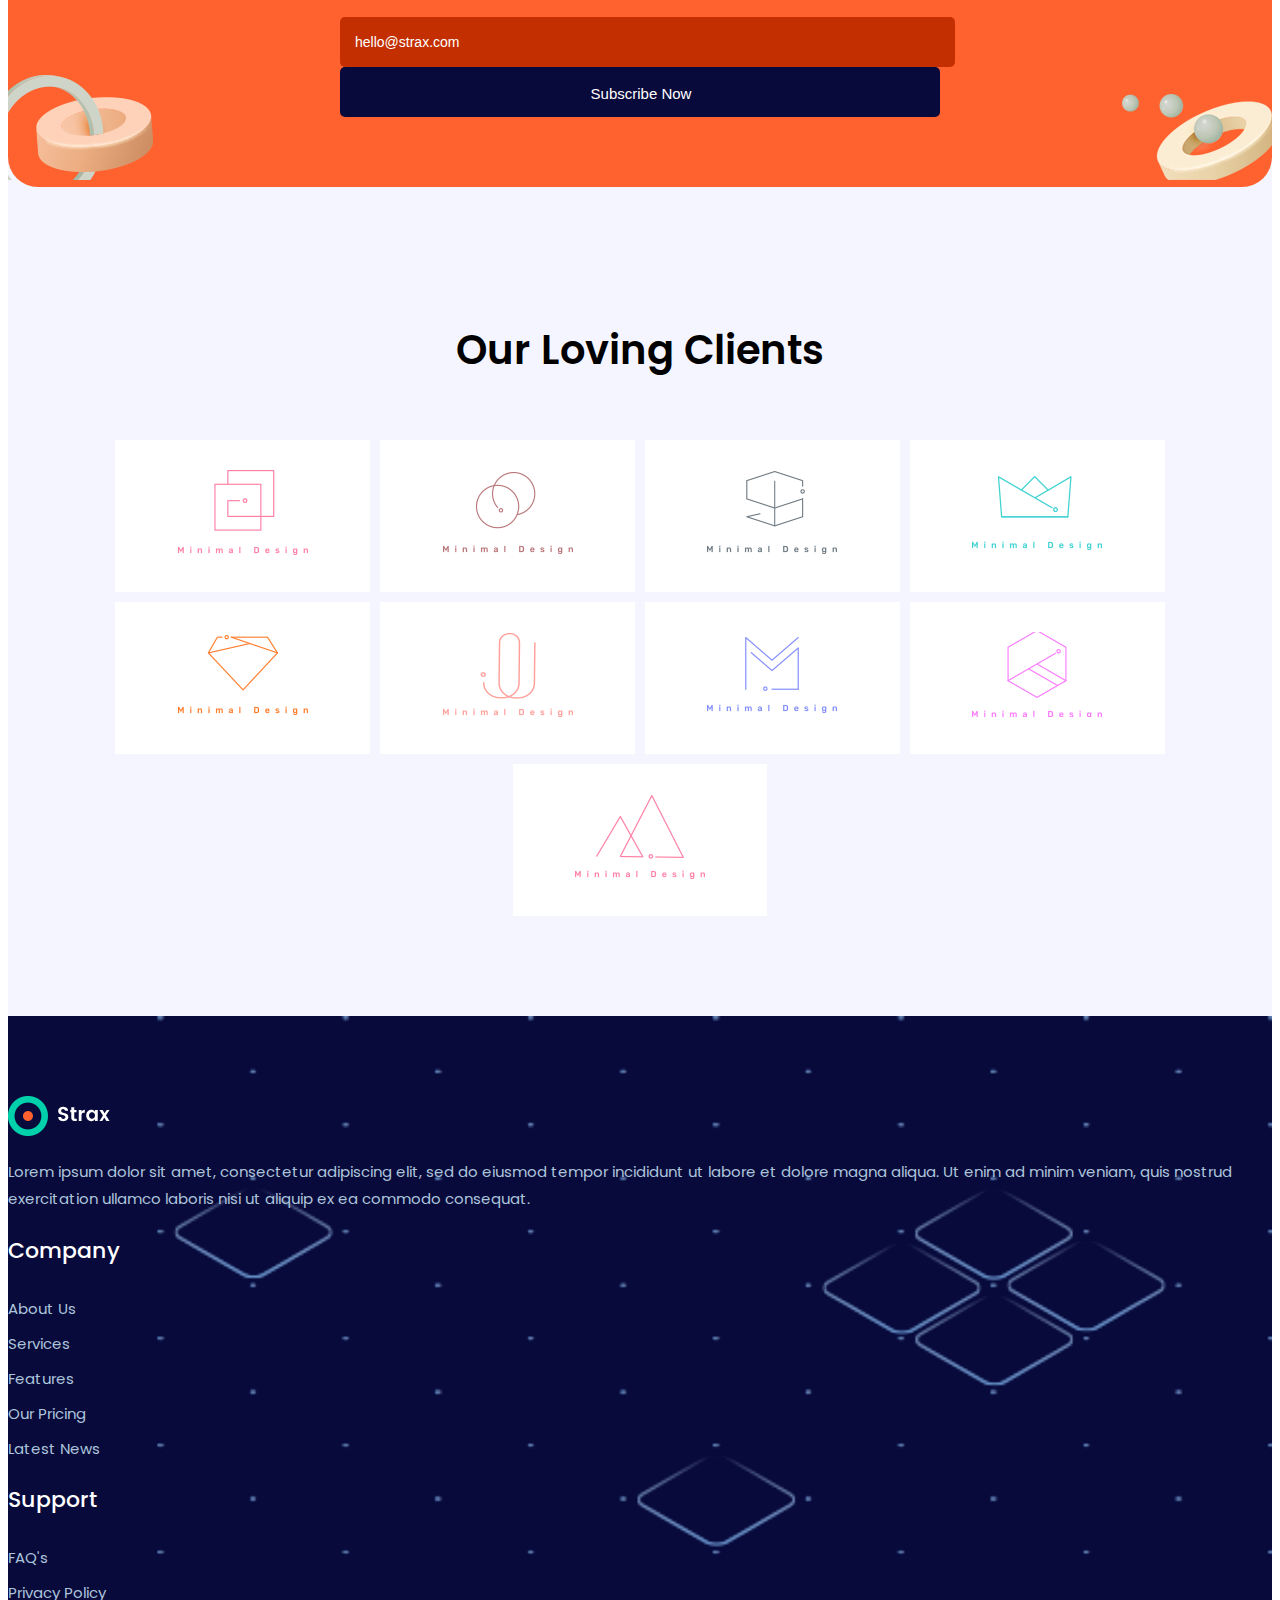
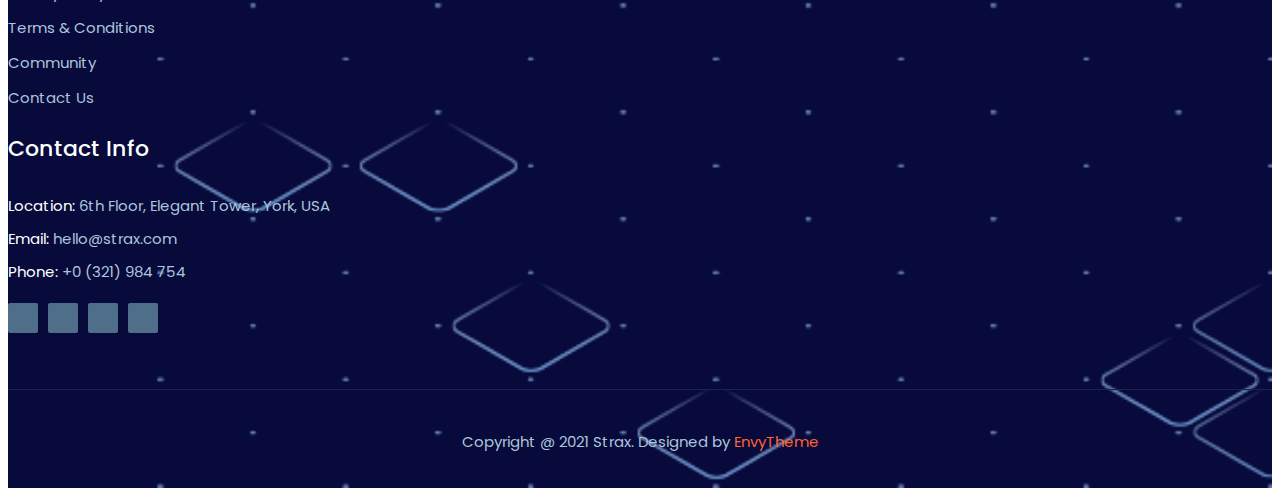
<file: Frontend-Project/services-1.html>
<!DOCTYPE html>
<html lang="en">
  <head>
    <meta charset="UTF-8" />
    <meta http-equiv="X-UA-Compatible" content="IE=edge" />
    <meta name="viewport" content="width=device-width, initial-scale=1.0" />
    <title>Services</title>
    <link rel="preconnect" href="https://fonts.googleapis.com" />
    <link rel="preconnect" href="https://fonts.gstatic.com" crossorigin />
    <link
      rel="stylesheet"
      href="plugin/owl-carousel/dist/assets/owl.carousel.min.css"
    />
    <link
      rel="stylesheet"
      href="plugin/owl-carousel/dist/assets/owl.theme.default.min.css"
    />
    <link
      href="https://fonts.googleapis.com/css2?family=Poppins:wght@100;300;400;500;600;700&display=swap"
      rel="stylesheet"
    />
    <link
      rel="stylesheet"
      href="https://pro.fontawesome.com/releases/v5.8.2/css/all.css"
      integrity="sha384-xVVam1KS4+Qt2OrFa+VdRUoXygyKIuNWUUUBZYv+n27STsJ7oDOHJgfF0bNKLMJF"
      crossorigin="anonymous"
    />
    <link
      href="https://cdn.jsdelivr.net/npm/bootstrap@5.1.3/dist/css/bootstrap.min.css"
      rel="stylesheet"
      integrity="sha384-1BmE4kWBq78iYhFldvKuhfTAU6auU8tT94WrHftjDbrCEXSU1oBoqyl2QvZ6jIW3"
      crossorigin="anonymous"
    />
    <link rel="stylesheet" href="assets/css/services-1.css" />
  </head>
  <body>
    <header>
      <div class="navbar-area">
        <div class="nav-strax-logo">
          <div class="container">
            <nav class="navbar navbar-expand-md navbar-light">
              <a href="#" class="navbar-brand">
                <img src="assets/img/logo.png" alt="" />
              </a>
              <div
                class="collapse navbar-collapse mean-menu"
                id="navbarSupportedContent"
              >
                <ul class="navbar-nav">
                  <li class="nav-item n-1">
                    <a href="#" class="nav-link"
                      >Home
                      <i class="fas fa-chevron-down"></i>
                    </a>
                    <ul class="dropdown-menu">
                      <li class="nav-item">
                        <h3>With Animation</h3>
                        <a href="#">Home One (It Startup)</a>
                        <a href="#">Home Two (It Startup)</a>
                        <a href="#">Home Three (It Startup)</a>
                        <a href="#">Home Four (It Startup)</a>
                        <a href="#">Home Five (It Startup)</a>
                        <a href="#">Home Six (It Startup)</a>
                        <a href="#">Home Seven (It Startup)</a>
                        <a href="#">Home Eight (It Startup)</a>
                      </li>
                      <li class="nav-item">
                        <h3>Without Animation</h3>
                        <a href="#">Home One (It Startup)</a>
                        <a href="#">Home Two (It Startup)</a>
                        <a href="#">Home Three (It Startup)</a>
                        <a href="#">Home Four (It Startup)</a>
                        <a href="#">Home Five (It Startup)</a>
                        <a href="#">Home Six (It Startup)</a>
                        <a href="#">Home Seven (It Startup)</a>
                        <a href="#">Home Eight (It Startup)</a>
                      </li>
                    </ul>
                  </li>
                  <li class="nav-item">
                    <a href="#" class="nav-link">About</a>
                  </li>
                  <li class="nav-item">
                    <a href="#" class="nav-link">Pricing</a>
                  </li>
                  <li class="nav-item n-4">
                    <a href="#" class="nav-link"
                      >Pages
                      <i class="fas fa-chevron-down"></i>
                    </a>
                    <ul class="dropdown-menu">
                      <li class="nav-item">
                        <a href="#" class="nav-link">Services</a>
                      </li>
                      <li class="nav-item">
                        <a href="#" class="nav-link">Features</a>
                      </li>
                      <li class="nav-item">
                        <a href="#" class="nav-link">Team</a>
                      </li>
                      <li class="nav-item">
                        <a href="login.html" target="_blank" class="nav-link"
                          >Log In</a
                        >
                      </li>
                      <li class="nav-item">
                        <a href="#" class="nav-link">Sign Up</a>
                      </li>
                      <li class="nav-item">
                        <a href="#" class="nav-link">Faq</a>
                      </li>
                      <li class="nav-item">
                        <a href="#" class="nav-link">404 Error</a>
                      </li>
                    </ul>
                  </li>
                  <li class="nav-item n-5">
                    <a href="#" class="nav-link"
                      >Blog
                      <i class="fas fa-chevron-down"></i>
                    </a>
                    <ul class="dropdown-menu">
                      <li class="nav-item">
                        <a href="#" class="nav-link">Blog Grid</a>
                      </li>
                      <li class="nav-item">
                        <a href="#" class="nav-link">Blog Right Sidebar</a>
                      </li>
                      <li class="nav-item">
                        <a href="#" class="nav-link">Blog Details</a>
                      </li>
                    </ul>
                  </li>
                  <li class="nav-item">
                    <a href="#" class="nav-link">Contact</a>
                  </li>
                </ul>
                <div class="others-options">
                  <a href="#" class="default-btn">
                    <i class="fab fa-gripfire"></i>
                    Try It Free Now</a
                  >
                  <a href="#" class="optional-btn">
                    <i class="fal fa-sign-in"></i>
                    Log In</a
                  >
                </div>
              </div>
            </nav>
          </div>
        </div>
      </div>
      <section id="banner">
        <div class="container">
          <div class="row">
            <div class="col-12">
              <div class="banner-title">
                <h2>Services</h2>
                <p>Our Services</p>
              </div>
            </div>
          </div>
        </div>
      </section>
    </header>
    <main>
      <section id="features">
        <div class="container">
          <div class="row">
            <div class="col-lg-4 col-md-6 col-sm-12">
              <div class="features-item">
                <i class="far fa-comments"></i>
                <h3>IT Consultancy</h3>
                <p>
                  Lorem ipsum dolor sit amet, consectetur adipiscing elit, sed
                  do eiusmod tempor dolore magna.
                </p>
                <a href="#"
                  >Read more
                  <i class="fas fa-chevron-right"></i>
                </a>
              </div>
            </div>
            <div class="col-lg-4 col-md-6 col-sm-12">
              <div class="features-item">
                <i class="far fa-mobile"></i>
                <h3>Mobile Applications</h3>
                <p>
                  Lorem ipsum dolor sit amet, consectetur adipiscing elit, sed
                  do eiusmod tempor dolore magna.
                </p>
                <a href="#"
                  >Read more
                  <i class="fas fa-chevron-right"></i>
                </a>
              </div>
            </div>
            <div class="col-lg-4 col-md-6 col-sm-12">
              <div class="features-item">
                <i class="far fa-check-circle"></i>
                <h3>IT Solutions</h3>
                <p>
                  Lorem ipsum dolor sit amet, consectetur adipiscing elit, sed
                  do eiusmod tempor dolore magna.
                </p>
                <a href="#"
                  >Read more
                  <i class="fas fa-chevron-right"></i>
                </a>
              </div>
            </div>
            <div class="col-lg-4 col-md-6 col-sm-12">
              <div class="features-item">
                <i class="fas fa-laptop"></i>
                <h3>Web Development</h3>
                <p>
                  Lorem ipsum dolor sit amet, consectetur adipiscing elit, sed
                  do eiusmod tempor dolore magna.
                </p>
                <a href="#"
                  >Read more
                  <i class="fas fa-chevron-right"></i>
                </a>
              </div>
            </div>
            <div class="col-lg-4 col-md-6 col-sm-12">
              <div class="features-item">
                <i class="fas fa-cash-register"></i>
                <h3>eCommerce</h3>
                <p>
                  Lorem ipsum dolor sit amet, consectetur adipiscing elit, sed
                  do eiusmod tempor dolore magna.
                </p>
                <a href="#"
                  >Read more
                  <i class="fas fa-chevron-right"></i>
                </a>
              </div>
            </div>
            <div class="col-lg-4 col-md-6 col-sm-12">
              <div class="features-item">
                <i class="fas fa-th-large"></i>
                <h3>Project Management</h3>
                <p>
                  Lorem ipsum dolor sit amet, consectetur adipiscing elit, sed
                  do eiusmod tempor dolore magna.
                </p>
                <a href="#"
                  >Read more
                  <i class="fas fa-chevron-right"></i>
                </a>
              </div>
            </div>
            <div class="col-lg-4 col-md-6 col-sm-12">
              <div class="features-item">
                <i class="far fa-database"></i>
                <h3>Web Hosting</h3>
                <p>
                  Lorem ipsum dolor sit amet, consectetur adipiscing elit, sed
                  do eiusmod tempor dolore magna.
                </p>
                <a href="#"
                  >Read more
                  <i class="fas fa-chevron-right"></i>
                </a>
              </div>
            </div>
            <div class="col-lg-4 col-md-6 col-sm-12">
              <div class="features-item">
                <i class="fas fa-info-circle"></i>
                <h3>Technical Support</h3>
                <p>
                  Lorem ipsum dolor sit amet, consectetur adipiscing elit, sed
                  do eiusmod tempor dolore magna.
                </p>
                <a href="#"
                  >Read more
                  <i class="fas fa-chevron-right"></i>
                </a>
              </div>
            </div>
            <div class="col-lg-4 col-md-6 col-sm-12">
              <div class="features-item">
                <i class="fas fa-cog"></i>
                <h3>SEO, Affiliate Marketing</h3>
                <p>
                  Lorem ipsum dolor sit amet, consectetur adipiscing elit, sed
                  do eiusmod tempor dolore magna.
                </p>
                <a href="#"
                  >Read more
                  <i class="fas fa-chevron-right"></i>
                </a>
              </div>
            </div>
          </div>
        </div>
      </section>
      <section id="video-box">
        <div class="container">
          <div class="row">
            <div class="video-box-head">
              <h2>Why Choose Us To Watch This Video Know More</h2>
            </div>
            <div class="video-box-img">
              <img src="assets/img/video-bg.jpg" alt="" />
              <a href="#">
                <i class="fas fa-play"></i>
              </a>
              <div class="shape-1">
                <img src="assets/img/shape1.png" alt="" />
              </div>
              <div class="shape-2">
                <img src="assets/img/shape2.png" alt="" />
              </div>
              <div class="shape-3">
                <img src="assets/img/shape3.png" alt="" />
              </div>
              <div class="shape-4">
                <img src="assets/img/shape4.png" alt="" />
              </div>
              <div class="shape-5">
                <img src="assets/img/shape5.png" alt="" />
              </div>
              <div class="shape-6">
                <img src="assets/img/shape6.png" alt="" />
              </div>
            </div>
            <div class="video-box-contact">
              <div class="row">
                <div class="col-lg-3 col-md-6">
                  <div class="video-box-contact-item">
                    <i class="fas fa-check"></i>

                    <h3><span>850</span> <span>+</span></h3>
                    <p>Completed Projects</p>
                  </div>
                </div>
                <div class="col-lg-3 col-md-6">
                  <div class="video-box-contact-item">
                    <i class="far fa-smile"></i>

                    <h3><span>850</span> <span>+</span></h3>
                    <p>Happy Clients</p>
                  </div>
                </div>
                <div class="col-lg-3 col-md-6">
                  <div class="video-box-contact-item">
                    <i class="fas fa-th-large"></i>

                    <h3><span>120</span> <span>+</span></h3>
                    <p>Ongoing Projects</p>
                  </div>
                </div>
                <div class="col-lg-3 col-md-6">
                  <div class="video-box-contact-item">
                    <i class="fas fa-award"></i>

                    <h3><span>50</span> <span>+</span></h3>
                    <p>Winning Awards</p>
                  </div>
                </div>
              </div>
            </div>
            <div class="have-any-question">
              <div class="have-any-question-about">
                <h3>Have any question about us?</h3>
                <p>Don't hesitate to contact us.</p>
              </div>
              <a href="#"><i class="far fa-edit"></i> Contact Us</a>
            </div>
          </div>
        </div>
        <div class="video-box-img-map">
          <img src="assets/img/map1.png" alt="" />
        </div>
        <div class="shape-7">
          <img src="assets/img/shape7.png" alt="" />
        </div>
        <div class="shape-8">
          <img src="assets/img/shape8.png" alt="" />
        </div>
        <div class="shape-9">
          <img src="assets/img/shape9.png" alt="" />
        </div>
      </section>
      <section id="pricing">
        <div class="container">
          <div class="row">
            <div class="col-12">
              <div class="pricing-header">
                <h2>Choose The Pricing Plan</h2>
              </div>
              <div class="pricing-body">
                <div class="pricing-body-tabs">
                  <ul>
                    <li>
                      <a
                        href="#"
                        class="pricing-body-tabs-btn active"
                        id="monthly"
                      >
                        <i class="fas fa-calendar-check"></i>
                        Monthly
                      </a>
                    </li>
                    <li>
                      <a href="#" class="pricing-body-tabs-btn" id="yearly">
                        <i class="fas fa-calendar-check"></i>
                        Yearly
                      </a>
                    </li>
                  </ul>
                </div>
                <div class="row">
                  <div class="col-lg-4">
                    <div class="pricing-body-content">
                      <div class="pricing-body-content-header">
                        <h2>Free</h2>
                      </div>
                      <div class="pricing-body-content-price">
                        <p>
                          <sup>$</sup>
                          0
                          <sub>/ monthly</sub>
                        </p>
                      </div>
                      <div class="pricing-body-content-list">
                        <ul>
                          <li>
                            <i class="fas fa-check-circle"></i>
                            Up to 3 chat operators
                            <i class="fas fa-info-circle"></i>
                          </li>
                          <li>
                            <i class="fas fa-check-circle"></i>
                            100 ChatBot Triggers
                          </li>
                          <li>
                            <i class="fas fa-check-circle"></i>
                            24/7 Live Chat
                          </li>
                          <li>
                            <i class="fas fa-check-circle"></i>
                            Email Integration
                            <i class="fas fa-info-circle"></i>
                          </li>
                          <li>
                            <i class="fas fa-check-circle"></i>
                            Messenger Integration
                          </li>
                          <li>
                            <i class="fas fa-check-circle"></i>
                            Visitor Info
                          </li>
                          <li>
                            <i class="fas fa-check-circle"></i>
                            Mobile + Desktop Apps
                          </li>
                          <li>
                            <i class="fas fa-check-circle"></i>
                            Quick Responses
                            <i class="fas fa-info-circle"></i>
                          </li>
                          <li>
                            <i class="fas fa-check-circle"></i>
                            Drag & Drop Widgets
                          </li>
                          <li>
                            <i class="fas fa-check-circle"></i>
                            Visitor Notes
                            <i class="fas fa-info-circle"></i>
                          </li>
                          <li>
                            <i class="fas fa-check-circle"></i>
                            Google Analytics
                          </li>
                        </ul>
                      </div>
                      <div class="pricing-body-content-btn">
                        <a href="#"
                          ><i class="fas fa-fire"></i> Try It Free Now</a
                        >
                      </div>

                      <div class="pricing-body-content-inter">
                        <div class="pricing-body-content-header">
                          <h2>Free</h2>
                        </div>
                        <div class="pricing-body-content-price">
                          <p>
                            <sup>$</sup>
                            0
                            <sub>/ yearly</sub>
                          </p>
                        </div>
                        <div class="pricing-body-content-list">
                          <ul>
                            <li>
                              <i class="fas fa-check-circle"></i>
                              Up to 3 chat operators
                              <i class="fas fa-info-circle"></i>
                            </li>
                            <li>
                              <i class="fas fa-check-circle"></i>
                              100 ChatBot Triggers
                            </li>
                            <li>
                              <i class="fas fa-check-circle"></i>
                              24/7 Live Chat
                            </li>
                            <li>
                              <i class="fas fa-check-circle"></i>
                              Email Integration
                              <i class="fas fa-info-circle"></i>
                            </li>
                            <li>
                              <i class="fas fa-check-circle"></i>
                              Messenger Integration
                            </li>
                            <li>
                              <i class="fas fa-check-circle"></i>
                              Visitor Info
                            </li>
                            <li>
                              <i class="fas fa-check-circle"></i>
                              Mobile + Desktop Apps
                            </li>
                            <li>
                              <i class="fas fa-check-circle"></i>
                              Quick Responses
                              <i class="fas fa-info-circle"></i>
                            </li>
                            <li>
                              <i class="fas fa-check-circle"></i>
                              Drag & Drop Widgets
                            </li>
                            <li>
                              <i class="fas fa-check-circle"></i>
                              Visitor Notes
                              <i class="fas fa-info-circle"></i>
                            </li>
                            <li>
                              <i class="fas fa-check-circle"></i>
                              Google Analytics
                            </li>
                          </ul>
                        </div>
                        <div class="pricing-body-content-btn">
                          <a href="#"
                            ><i class="fas fa-fire"></i> Try It Free Now</a
                          >
                        </div>
                      </div>
                    </div>
                  </div>
                  <div class="col-lg-4">
                    <div class="pricing-body-content">
                      <div class="pricing-body-content-header">
                        <h2>Starter</h2>
                      </div>
                      <div class="pricing-body-content-price">
                        <p>
                          <sup>$</sup>
                          49
                          <sub>/ monthly</sub>
                        </p>
                      </div>
                      <div class="pricing-body-content-list">
                        <ul>
                          <li>
                            <i class="fas fa-check-circle"></i>
                            Up to 4 chat operators
                            <i class="fas fa-info-circle"></i>
                          </li>
                          <li>
                            <i class="fas fa-check-circle"></i>
                            150 ChatBot Triggers
                          </li>
                          <li>
                            <i class="fas fa-check-circle"></i>
                            24/7 Live Chat
                          </li>
                          <li>
                            <i class="fas fa-check-circle"></i>
                            Email Integration
                            <i class="fas fa-info-circle"></i>
                          </li>
                          <li>
                            <i class="fas fa-check-circle"></i>
                            Messenger Integration
                          </li>
                          <li>
                            <i class="fas fa-check-circle"></i>
                            Visitor Info
                          </li>
                          <li>
                            <i class="fas fa-check-circle"></i>
                            Mobile + Desktop Apps
                          </li>
                          <li>
                            <i class="fas fa-check-circle"></i>
                            Quick Responses
                            <i class="fas fa-info-circle"></i>
                          </li>
                          <li>
                            <i class="fas fa-check-circle"></i>
                            Drag & Drop Widgets
                          </li>
                          <li>
                            <i class="fas fa-check-circle"></i>
                            Visitor Notes
                            <i class="fas fa-info-circle"></i>
                          </li>
                          <li>
                            <i class="fas fa-check-circle"></i>
                            Google Analytics
                          </li>
                        </ul>
                      </div>
                      <div class="pricing-body-content-btn">
                        <a href="#" id="btn-2"
                          ><i class="fas fa-fire"></i> Try It Free Now</a
                        >
                      </div>
                      <div class="pricing-body-content-inter">
                        <div class="pricing-body-content-header">
                          <h2>Starter</h2>
                        </div>
                        <div class="pricing-body-content-price">
                          <p>
                            <sup>$</sup>
                            79
                            <sub>/ yearly</sub>
                          </p>
                        </div>
                        <div class="pricing-body-content-list">
                          <ul>
                            <li>
                              <i class="fas fa-check-circle"></i>
                              Up to 3 chat operators
                              <i class="fas fa-info-circle"></i>
                            </li>
                            <li>
                              <i class="fas fa-check-circle"></i>
                              100 ChatBot Triggers
                            </li>
                            <li>
                              <i class="fas fa-check-circle"></i>
                              24/7 Live Chat
                            </li>
                            <li>
                              <i class="fas fa-check-circle"></i>
                              Email Integration
                              <i class="fas fa-info-circle"></i>
                            </li>
                            <li>
                              <i class="fas fa-check-circle"></i>
                              Messenger Integration
                            </li>
                            <li>
                              <i class="fas fa-check-circle"></i>
                              Visitor Info
                            </li>
                            <li>
                              <i class="fas fa-check-circle"></i>
                              Mobile + Desktop Apps
                            </li>
                            <li>
                              <i class="fas fa-check-circle"></i>
                              Quick Responses
                              <i class="fas fa-info-circle"></i>
                            </li>
                            <li>
                              <i class="fas fa-check-circle"></i>
                              Drag & Drop Widgets
                            </li>
                            <li>
                              <i class="fas fa-check-circle"></i>
                              Visitor Notes
                              <i class="fas fa-info-circle"></i>
                            </li>
                            <li>
                              <i class="fas fa-check-circle"></i>
                              Google Analytics
                            </li>
                          </ul>
                        </div>
                        <div class="pricing-body-content-btn">
                          <a href="#" id="intern-btn-2"
                            ><i class="fas fa-fire"></i> Try It Free Now</a
                          >
                        </div>
                      </div>
                    </div>
                  </div>
                  <div class="col-lg-4">
                    <div class="pricing-body-content">
                      <div class="pricing-body-content-header">
                        <h2>Professional</h2>
                      </div>
                      <div class="pricing-body-content-price">
                        <p>
                          <sup>$</sup>
                          79
                          <sub>/ monthly</sub>
                        </p>
                      </div>
                      <div class="pricing-body-content-list">
                        <ul>
                          <li>
                            <i class="fas fa-check-circle"></i>
                            Up to 5 chat operators
                            <i class="fas fa-info-circle"></i>
                          </li>
                          <li>
                            <i class="fas fa-check-circle"></i>
                            200 ChatBot Triggers
                          </li>
                          <li>
                            <i class="fas fa-check-circle"></i>
                            24/7 Live Chat
                          </li>
                          <li>
                            <i class="fas fa-check-circle"></i>
                            Email Integration
                            <i class="fas fa-info-circle"></i>
                          </li>
                          <li>
                            <i class="fas fa-check-circle"></i>
                            Messenger Integration
                          </li>
                          <li>
                            <i class="fas fa-check-circle"></i>
                            Visitor Info
                          </li>
                          <li>
                            <i class="fas fa-check-circle"></i>
                            Mobile + Desktop Apps
                          </li>
                          <li>
                            <i class="fas fa-check-circle"></i>
                            Quick Responses
                            <i class="fas fa-info-circle"></i>
                          </li>
                          <li>
                            <i class="fas fa-check-circle"></i>
                            Drag & Drop Widgets
                          </li>
                          <li>
                            <i class="fas fa-check-circle"></i>
                            Visitor Notes
                            <i class="fas fa-info-circle"></i>
                          </li>
                          <li>
                            <i class="fas fa-check-circle"></i>
                            Google Analytics
                          </li>
                        </ul>
                      </div>
                      <div class="pricing-body-content-btn">
                        <a href="#" id="btn-3"
                          ><i class="fas fa-fire"></i> Try It Free Now</a
                        >
                      </div>
                      <div class="pricing-body-content-inter">
                        <div class="pricing-body-content-header">
                          <h2>Professional</h2>
                        </div>
                        <div class="pricing-body-content-price">
                          <p>
                            <sup>$</sup>
                            99
                            <sub>/ yearly</sub>
                          </p>
                        </div>
                        <div class="pricing-body-content-list">
                          <ul>
                            <li>
                              <i class="fas fa-check-circle"></i>
                              Up to 3 chat operators
                              <i class="fas fa-info-circle"></i>
                            </li>
                            <li>
                              <i class="fas fa-check-circle"></i>
                              100 ChatBot Triggers
                            </li>
                            <li>
                              <i class="fas fa-check-circle"></i>
                              24/7 Live Chat
                            </li>
                            <li>
                              <i class="fas fa-check-circle"></i>
                              Email Integration
                              <i class="fas fa-info-circle"></i>
                            </li>
                            <li>
                              <i class="fas fa-check-circle"></i>
                              Messenger Integration
                            </li>
                            <li>
                              <i class="fas fa-check-circle"></i>
                              Visitor Info
                            </li>
                            <li>
                              <i class="fas fa-check-circle"></i>
                              Mobile + Desktop Apps
                            </li>
                            <li>
                              <i class="fas fa-check-circle"></i>
                              Quick Responses
                              <i class="fas fa-info-circle"></i>
                            </li>
                            <li>
                              <i class="fas fa-check-circle"></i>
                              Drag & Drop Widgets
                            </li>
                            <li>
                              <i class="fas fa-check-circle"></i>
                              Visitor Notes
                              <i class="fas fa-info-circle"></i>
                            </li>
                            <li>
                              <i class="fas fa-check-circle"></i>
                              Google Analytics
                            </li>
                          </ul>
                        </div>
                        <div class="pricing-body-content-btn">
                          <a href="#" id="intern-btn-3"
                            ><i class="fas fa-fire"></i> Try It Free Now</a
                          >
                        </div>
                      </div>
                    </div>
                  </div>
                </div>
              </div>
            </div>
          </div>
        </div>
      </section>
      <section id="meet-our-experts">
        <div class="container">
          <div class="row">
            <div class="col-12">
              <div class="meet-related-employee-header">
                <h2>Meet Our Experts Always Ready To Help You</h2>
              </div>
            </div>
            <div class="col-lg-3">
              <div class="meet-related-employee">
                <div class="meet-related-employee-img">
                  <img src="assets/img/htmlTeamImage1.jpg" alt="" />
                  <ul>
                    <li>
                      <a href="#"><i class="fab fa-facebook-f"></i></a>
                    </li>
                    <li>
                      <a href="#"><i class="fab fa-twitter"></i></a>
                    </li>
                    <li>
                      <a href="#"><i class="fab fa-linkedin-in"></i></a>
                    </li>
                    <li>
                      <a href="#"><i class="fab fa-instagram"></i></a>
                    </li>
                  </ul>
                </div>
                <div class="meet-related-employee-content">
                  <h3>Alex Maxwel</h3>
                  <p>CEO & Founder</p>
                </div>
              </div>
            </div>
            <div class="col-lg-3">
              <div class="meet-related-employee">
                <div class="meet-related-employee-img">
                  <img src="assets/img/htmlTeamImage2.jpg" alt="" />
                  <ul>
                    <li>
                      <a href=""><i class="fab fa-facebook-f"></i></a>
                    </li>
                    <li>
                      <a href=""><i class="fab fa-twitter"></i></a>
                    </li>
                    <li>
                      <a href=""><i class="fab fa-linkedin-in"></i></a>
                    </li>
                    <li>
                      <a href=""><i class="fab fa-instagram"></i></a>
                    </li>
                  </ul>
                </div>
                <div class="meet-related-employee-content">
                  <h3>Sarah Taylor</h3>
                  <p>UX/UI Designer</p>
                </div>
              </div>
            </div>
            <div class="col-lg-3">
              <div class="meet-related-employee">
                <div class="meet-related-employee-img">
                  <img src="assets/img/htmlTeamImage3.jpg" alt="" />
                  <ul>
                    <li>
                      <a href=""><i class="fab fa-facebook-f"></i></a>
                    </li>
                    <li>
                      <a href=""><i class="fab fa-twitter"></i></a>
                    </li>
                    <li>
                      <a href=""><i class="fab fa-linkedin-in"></i></a>
                    </li>
                    <li>
                      <a href=""><i class="fab fa-instagram"></i></a>
                    </li>
                  </ul>
                </div>
                <div class="meet-related-employee-content">
                  <h3>Lee Munroe</h3>
                  <p>Web Developer</p>
                </div>
              </div>
            </div>
            <div class="col-lg-3">
              <div class="meet-related-employee">
                <div class="meet-related-employee-img">
                  <img src="assets/img/htmlTeamImage4.jpg" alt="" />
                  <ul>
                    <li>
                      <a href=""><i class="fab fa-facebook-f"></i></a>
                    </li>
                    <li>
                      <a href=""><i class="fab fa-twitter"></i></a>
                    </li>
                    <li>
                      <a href=""><i class="fab fa-linkedin-in"></i></a>
                    </li>
                    <li>
                      <a href=""><i class="fab fa-instagram"></i></a>
                    </li>
                  </ul>
                </div>
                <div class="meet-related-employee-content">
                  <h3>Calvin Klein</h3>
                  <p>Support</p>
                </div>
              </div>
            </div>
          </div>
        </div>
      </section>
      <section id="support-mobile-app">
        <div class="container">
          <div class="row">
            <div class="col-lg-5">
              <div class="mobile-app-img">
                <img src="assets/img/mobile.png" alt="" />
              </div>
            </div>
            <div class="col-lg-7">
              <div class="mobile-app-content">
                <span>Download App</span>
                <h2>Supporting your customers on the go with our mobile app</h2>
                <div class="box-btn">
                  <a href="#" class="box-btn-apple">
                    <img src="assets/img/applestore.png" alt="" />
                    <div class="box-btn-apple-content">
                      Download on the
                      <p>Apple Store</p>
                    </div>
                  </a>
                  <a href="#" class="box-btn-google">
                    <img src="assets/img/playstore.png" alt="" />
                    <div class="box-btn-apple-content">
                      Get it on
                      <p>Google Play</p>
                    </div>
                  </a>
                </div>
              </div>
            </div>
          </div>
        </div>
      </section>
      <section id="client-said">
        <div class="container">
          <div class="row">
            <div class="col-12">
              <div class="client-said-about-strax">
                <h2>
                  Whats Our Clients Said About
                  <span>Strax</span>
                </h2>
              </div>
            </div>

            <div class="col-12">
              <div class="owl-carousel owl-theme owl-loaded owl-drag">
                <div class="owl-stage-outer">
                  <div class="owl-stage">
                    <div class="owl-item">
                      <div class="col-lg-6">
                        <div class="client-said-info">
                          <div class="name-job">
                            <div class="client-photo">
                              <img src="assets/img/woman2.png" alt="" />
                            </div>
                          </div>
                          <div class="feedback-info">
                            <p>
                              Lorem ipsum dolor sit amet, consectetur adipiscing
                              elit, sed do eiusmod tempor incididunt ut labore
                              et dolore magna aliqua. Quis ipsum suspendisse.
                            </p>
                            <ul>
                              <li>
                                <a href=""><i class="fas fa-star"></i></a>
                              </li>
                              <li>
                                <a href=""><i class="fas fa-star"></i></a>
                              </li>
                              <li>
                                <a href=""><i class="fas fa-star"></i></a>
                              </li>
                              <li>
                                <a href=""><i class="fas fa-star"></i></a>
                              </li>
                              <li>
                                <a href=""><i class="fas fa-star"></i></a>
                              </li>
                            </ul>
                            <h3>Sarah Taylor</h3>
                            <span>CEO at EnvyTheme</span>
                          </div>

                          <i class="fas fa-quote-left"></i>
                        </div>
                      </div>
                    </div>
                    <div class="owl-item">
                      <div class="col-lg-6">
                        <div class="client-said-info">
                          <div class="name-job">
                            <div class="client-photo">
                              <img src="assets/img/man1.png" alt="" />
                            </div>
                          </div>
                          <div class="feedback-info">
                            <p>
                              Lorem ipsum dolor sit amet, consectetur adipiscing
                              elit, sed do eiusmod tempor incididunt ut labore
                              et dolore magna aliqua. Quis ipsum suspendisse.
                            </p>
                            <ul>
                              <li>
                                <a href=""><i class="fas fa-star"></i></a>
                              </li>
                              <li>
                                <a href=""><i class="fas fa-star"></i></a>
                              </li>
                              <li>
                                <a href=""><i class="fas fa-star"></i></a>
                              </li>
                              <li>
                                <a href=""><i class="fas fa-star"></i></a>
                              </li>
                              <li>
                                <a href=""><i class="fas fa-star"></i></a>
                              </li>
                            </ul>
                            <h3>JAMES ANDY</h3>
                            <span>CEO at 3s</span>
                          </div>

                          <i class="fas fa-quote-left"></i>
                        </div>
                      </div>
                    </div>
                    <div class="owl-item">
                      <div class="col-lg-6">
                        <div class="client-said-info">
                          <div class="name-job">
                            <div class="client-photo">
                              <img src="assets/img/woman2.png" alt="" />
                            </div>
                          </div>
                          <div class="feedback-info">
                            <p>
                              Lorem ipsum dolor sit amet, consectetur adipiscing
                              elit, sed do eiusmod tempor incididunt ut labore
                              et dolore magna aliqua. Quis ipsum suspendisse.
                            </p>
                            <ul>
                              <li>
                                <a href=""><i class="fas fa-star"></i></a>
                              </li>
                              <li>
                                <a href=""><i class="fas fa-star"></i></a>
                              </li>
                              <li>
                                <a href=""><i class="fas fa-star"></i></a>
                              </li>
                              <li>
                                <a href=""><i class="fas fa-star"></i></a>
                              </li>
                              <li>
                                <a href=""><i class="fas fa-star"></i></a>
                              </li>
                            </ul>
                            <h3>Michael John</h3>
                            <span>CEO at Envato</span>
                          </div>
                          <i class="fas fa-quote-left"></i>
                        </div>
                      </div>
                    </div>
                  </div>
                </div>
              </div>
            </div>
          </div>
        </div>
      </section>
      <section id="support">
        <div class="container">
          <div class="row">
            <div class="support-content">
              <h2>We always try to be the best support to you as possible</h2>
              <form action="">
                <div class="row">
                  <div class="col-8">
                    <input
                      type="email"
                      class="support-content-input"
                      placeholder="hello@strax.com"
                    />
                  </div>
                  <div class="col-4">
                    <button type="submit">
                      <i class="fab fa-gripfire"></i>
                      Subscribe Now
                    </button>
                  </div>
                </div>
              </form>
              <div class="shape-14">
                <img src="assets/img/13.png" alt="" />
              </div>
              <div class="shape-15">
                <img src="assets/img/14.png" alt="" />
              </div>
              <div class="shape-16">
                <img src="assets/img/15.png" alt="" />
              </div>
              <div class="shape-17">
                <img src="assets/img/16.png" alt="" />
              </div>
              <div class="shape-18">
                <img src="assets/img/17.png" alt="" />
              </div>
            </div>
          </div>
        </div>
      </section>
      <section id="our-loving-clients">
        <div class="container">
          <div class="row">
            <div class="col-12">
              <div class="our-loving-clients-header">
                <h2>Our Loving Clients</h2>
              </div>
            </div>
            <div class="clients-logo-list">
              <div class="client-logo">
                <a href="#"><img src="assets/img/1.png" alt="" /></a>
              </div>
              <div class="client-logo">
                <a href="#"><img src="assets/img/2.png" alt="" /></a>
              </div>
              <div class="client-logo">
                <a href="#"><img src="assets/img/3.png" alt="" /></a>
              </div>
              <div class="client-logo">
                <a href="#"><img src="assets/img/4.png" alt="" /></a>
              </div>
              <div class="client-logo">
                <a href="#"><img src="assets/img/5.png" alt="" /></a>
              </div>
              <div class="client-logo">
                <a href="#"><img src="assets/img/6.png" alt="" /></a>
              </div>
              <div class="client-logo">
                <a href="#"><img src="assets/img/7.png" alt="" /></a>
              </div>
              <div class="client-logo">
                <a href="#"><img src="assets/img/8.png" alt="" /></a>
              </div>
              <div class="client-logo">
                <a href="#"><img src="assets/img/9.png" alt="" /></a>
              </div>
            </div>
          </div>
        </div>
      </section>
    </main>
    <footer id="footer">
      <div class="container">
        <div class="row">
          <div class="col-lg-4 col-md-6">
            <div class="footer-logo-column">
              <div class="footer-logo-img">
                <a href="#">
                  <img src="assets/img/white-logo.png" alt="" />
                </a>
              </div>
              <p>
                Lorem ipsum dolor sit amet, consectetur adipiscing elit, sed do
                eiusmod tempor incididunt ut labore et dolore magna aliqua. Ut
                enim ad minim veniam, quis nostrud exercitation ullamco laboris
                nisi ut aliquip ex ea commodo consequat.
              </p>
            </div>
          </div>
          <div class="col-lg-2 col-md-6">
            <div class="footer-company-info">
              <h3>Company</h3>
              <ul>
                <li><a href="#">About Us</a></li>
                <li><a href="#">Services</a></li>
                <li><a href="#">Features</a></li>
                <li><a href="#">Our Pricing</a></li>
                <li><a href="#">Latest News</a></li>
              </ul>
            </div>
          </div>
          <div class="col-lg-2 col-md-6">
            <div class="footer-support-info">
              <h3>Support</h3>
              <ul>
                <li><a href="#">FAQ's</a></li>
                <li><a href="#">Privacy Policy</a></li>
                <li><a href="#">Terms & Conditions</a></li>
                <li><a href="#">Community</a></li>
                <li><a href="#">Contact Us</a></li>
              </ul>
            </div>
          </div>
          <div class="col-lg-4 col-md-6">
            <div class="footer-contact-info">
              <h3>Contact Info</h3>
              <ul class="f-ul">
                <li>
                  Location: <a href="#">6th Floor, Elegant Tower, York, USA</a>
                </li>
                <li>Email: <a href="#">hello@strax.com</a></li>
                <li>Phone: <a href="#">+0 (321) 984 754</a></li>
              </ul>
              <ul class="s-ul">
                <li>
                  <a href="#"><i class="fab fa-facebook-f"></i></a>
                </li>
                <li>
                  <a href="#"><i class="fab fa-twitter"></i></a>
                </li>
                <li>
                  <a href="#"><i class="fab fa-linkedin-in"></i></a>
                </li>
                <li>
                  <a href="#"><i class="fab fa-instagram"></i></a>
                </li>
              </ul>
            </div>
          </div>
        </div>
        <div class="copy-right">
          <p>Copyright @ 2021 Strax. Designed by <a>EnvyTheme</a></p>
        </div>
      </div>
    </footer>
    <div class="up-rise">
      <i class="fas fa-chevron-up"> </i>
    </div>
    <script src="https://cdnjs.cloudflare.com/ajax/libs/jquery/3.6.0/jquery.min.js"></script>
    <script src="plugin/owl-carousel/dist/owl.carousel.min.js"></script>
    <script src="assets/js/services-1.js"></script>
  </body>
</html>
</file>
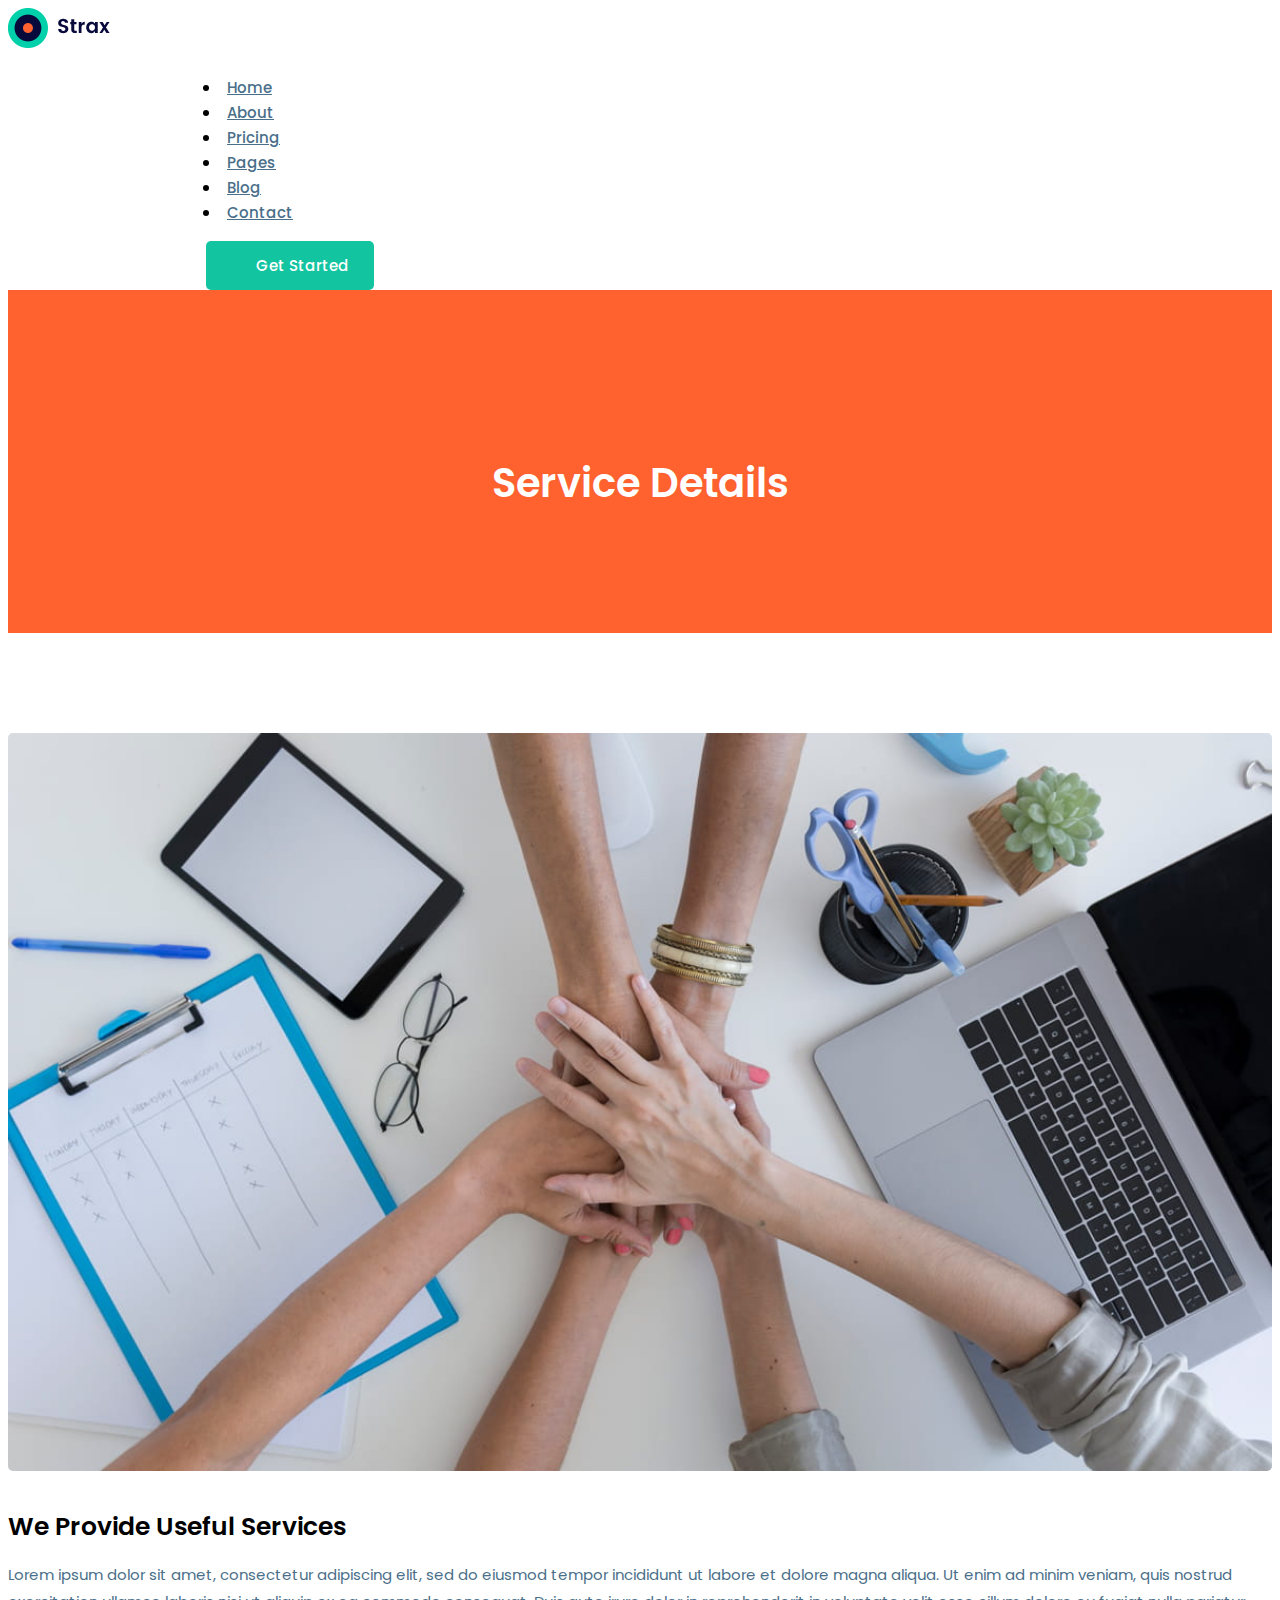
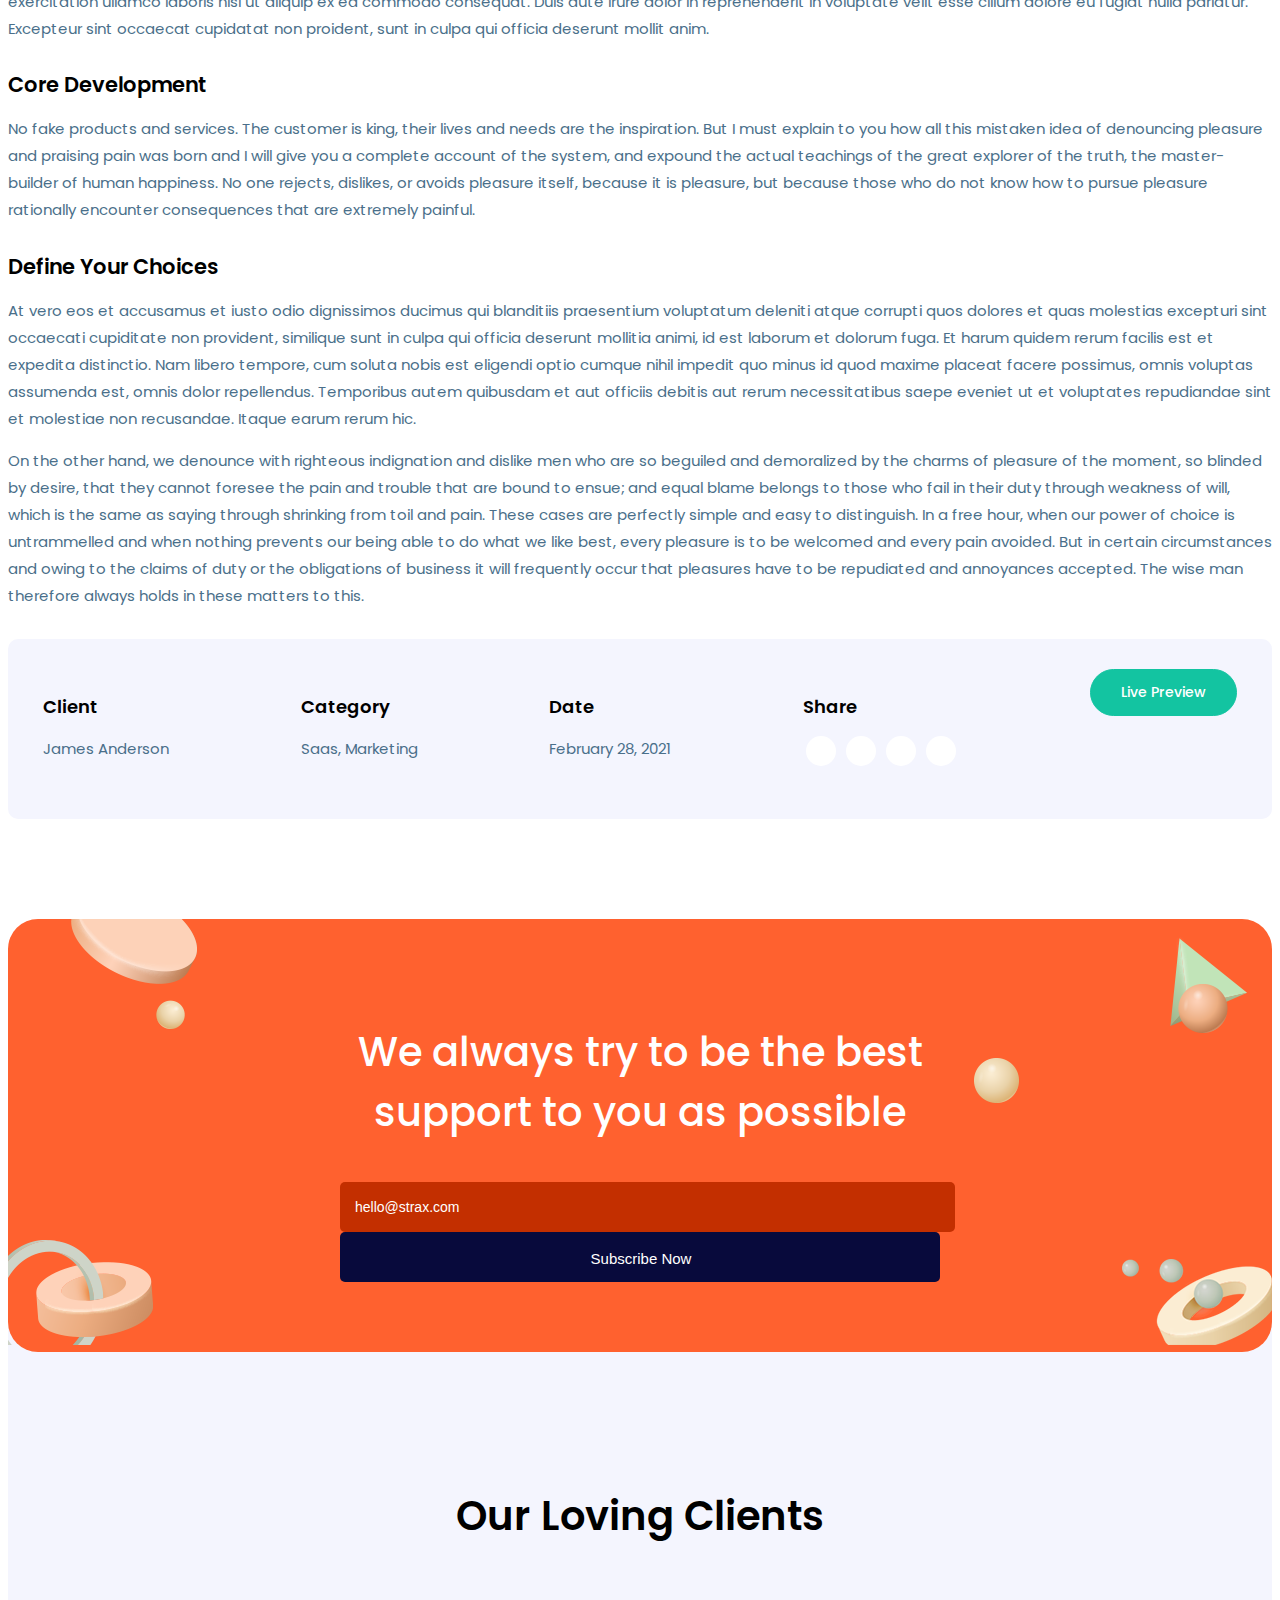
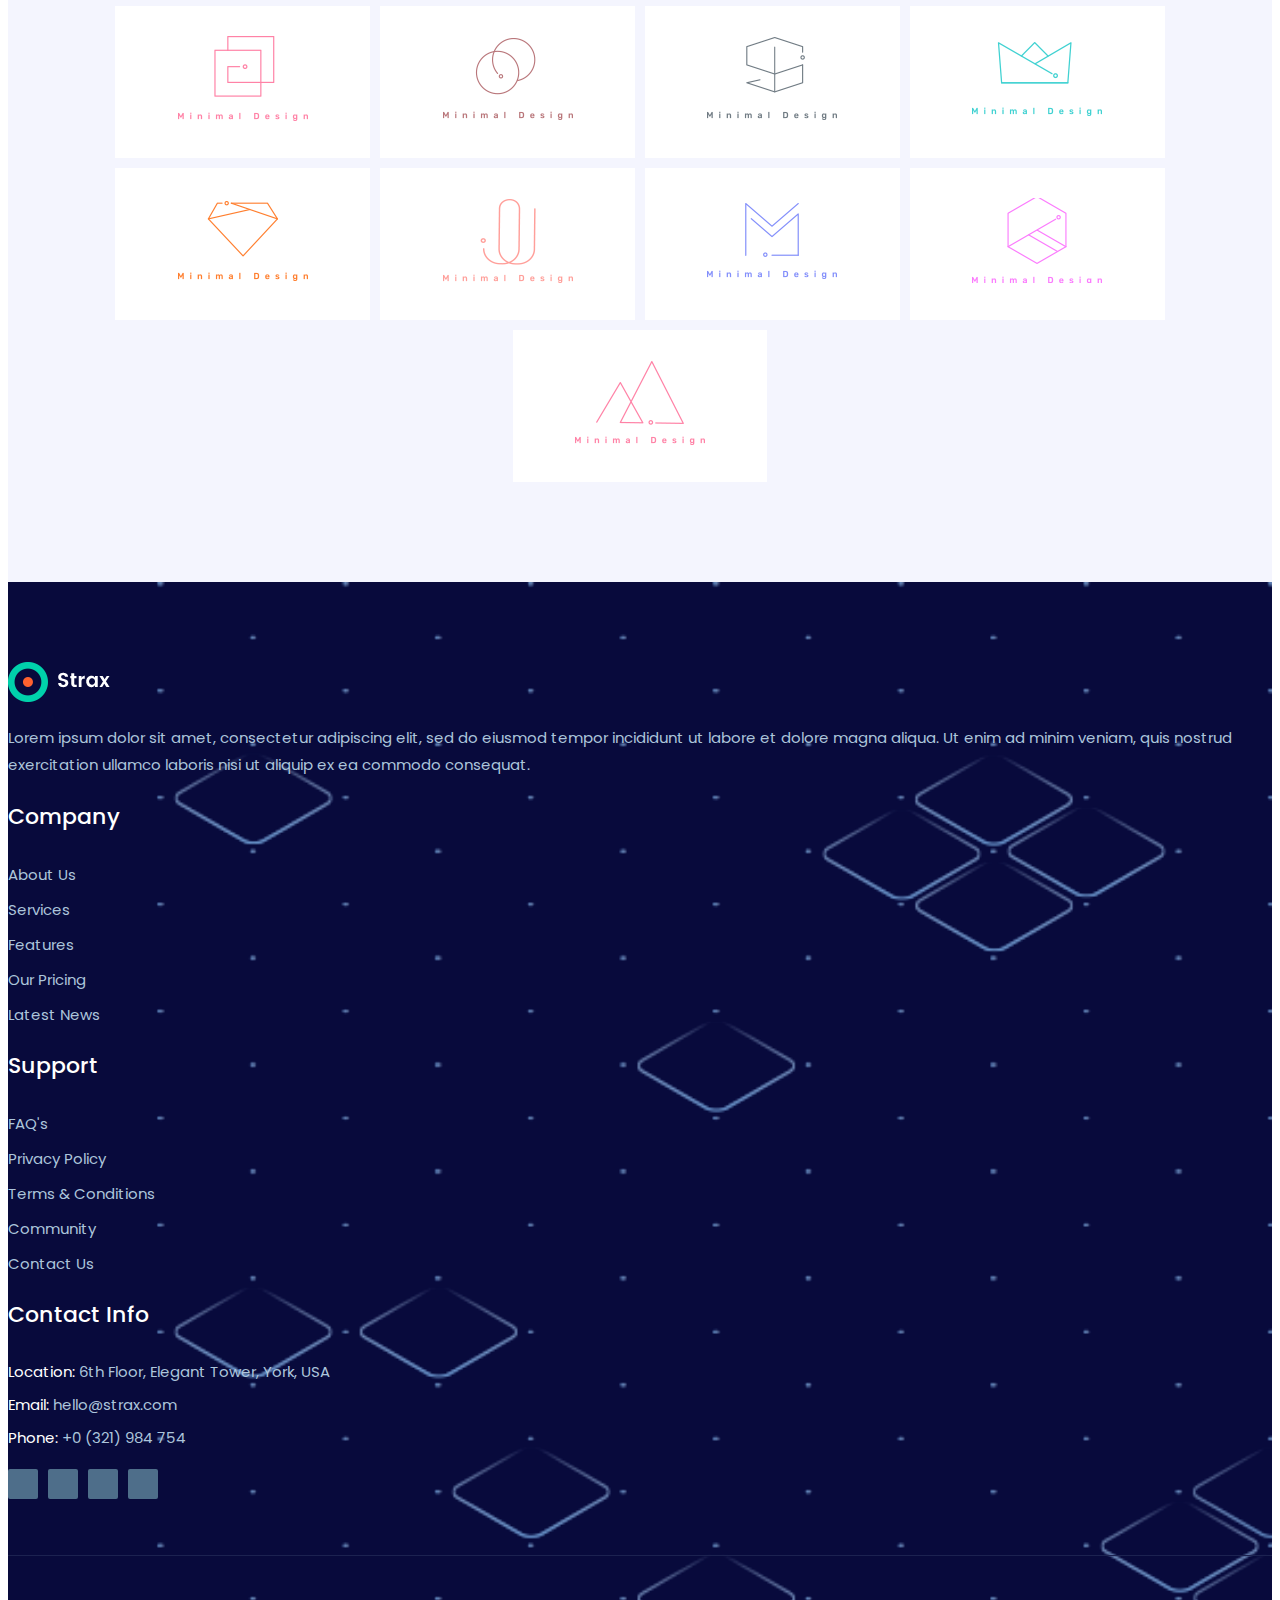
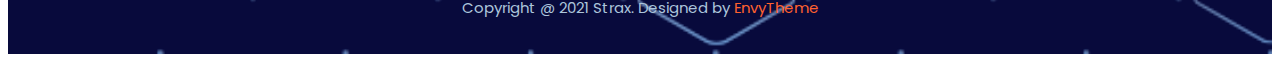
<file: Frontend-Project/single-service.html>
<!DOCTYPE html>
<html lang="en">
  <head>
    <meta charset="UTF-8" />
    <meta http-equiv="X-UA-Compatible" content="IE=edge" />
    <meta name="viewport" content="width=device-width, initial-scale=1.0" />
    <title>Service Details</title>
    <link rel="preconnect" href="https://fonts.googleapis.com" />
    <link rel="preconnect" href="https://fonts.gstatic.com" crossorigin />
    <link
      rel="stylesheet"
      href="plugin/owl-carousel/dist/assets/owl.carousel.min.css"
    />
    <link
      rel="stylesheet"
      href="plugin/owl-carousel/dist/assets/owl.theme.default.min.css"
    />
    <link
      href="https://fonts.googleapis.com/css2?family=Poppins:wght@100;300;400;500;600;700&display=swap"
      rel="stylesheet"
    />
    <link
      rel="stylesheet"
      href="https://pro.fontawesome.com/releases/v5.8.2/css/all.css"
      integrity="sha384-xVVam1KS4+Qt2OrFa+VdRUoXygyKIuNWUUUBZYv+n27STsJ7oDOHJgfF0bNKLMJF"
      crossorigin="anonymous"
    />
    <link
      href="https://cdn.jsdelivr.net/npm/bootstrap@5.1.3/dist/css/bootstrap.min.css"
      rel="stylesheet"
      integrity="sha384-1BmE4kWBq78iYhFldvKuhfTAU6auU8tT94WrHftjDbrCEXSU1oBoqyl2QvZ6jIW3"
      crossorigin="anonymous"
    />
    <link rel="stylesheet" href="assets/css/service-details.css" />
    <link rel="stylesheet" href="assets/css/responsive.css" />
  </head>
  <body>
    <header id="header">
      <div class="navbar-area">
        <div class="nav-strax-logo">
          <div class="container">
            <nav class="navbar navbar-expand-md navbar-light">
              <a href="#" class="navbar-brand">
                <img src="assets/img/logo.png" alt="" />
              </a>
              <div
                class="collapse navbar-collapse mean-menu"
                id="navbarSupportedContent"
              >
                <ul class="navbar-nav">
                  <li class="nav-item n-1">
                    <a href="index.html" class="nav-link"
                      >Home
                      <i class="fas fa-chevron-down"></i>
                    </a>
                    <ul class="dropdown-menu">
                      <li class="nav-item">
                        <h3>With Animation</h3>
                        <a href="#">Home One (It Startup)</a>
                        <a href="#">Home Two (It Startup)</a>
                        <a href="#">Home Three (It Startup)</a>
                        <a href="#">Home Four (It Startup)</a>
                        <a href="#">Home Five (It Startup)</a>
                        <a href="#">Home Six (It Startup)</a>
                        <a href="#">Home Seven (It Startup)</a>
                        <a href="#">Home Eight (It Startup)</a>
                      </li>
                      <li class="nav-item">
                        <h3>Without Animation</h3>
                        <a href="#">Home One (It Startup)</a>
                        <a href="#">Home Two (It Startup)</a>
                        <a href="#">Home Three (It Startup)</a>
                        <a href="#">Home Four (It Startup)</a>
                        <a href="#">Home Five (It Startup)</a>
                        <a href="#">Home Six (It Startup)</a>
                        <a href="#">Home Seven (It Startup)</a>
                        <a href="#">Home Eight (It Startup)</a>
                      </li>
                    </ul>
                  </li>
                  <li class="nav-item">
                    <a href="about.html" target="_blank" class="nav-link"
                      >About</a
                    >
                  </li>
                  <li class="nav-item">
                    <a href="pricing.html" target="_blank" class="nav-link"
                      >Pricing</a
                    >
                  </li>
                  <li class="nav-item n-4">
                    <a href="#" class="nav-link"
                      >Pages
                      <i class="fas fa-chevron-down"></i>
                    </a>
                    <ul class="dropdown-menu">
                      <li class="nav-item n-inner-1">
                        <a
                          href="services-1.html"
                          target="_blank"
                          class="nav-link"
                          >Services</a
                        >
                        <ul class="dropdown-menu">
                          <li class="nav-item">
                            <a href="" class="nav-link">Services Styles One</a>
                          </li>
                          <li class="nav-item">
                            <a href="" class="nav-link">Services Styles Two</a>
                          </li>
                          <li class="nav-item">
                            <a href="" class="nav-link"
                              >Services Styles Three</a
                            >
                          </li>
                          <li class="nav-item">
                            <a
                              href="single-service.html"
                              target="_blank"
                              class="nav-link"
                              >Service Details</a
                            >
                          </li>
                        </ul>
                      </li>
                      <li class="nav-item">
                        <a href="#" class="nav-link">Features</a>
                      </li>
                      <li class="nav-item">
                        <a href="team.html" target="_blank" class="nav-link"
                          >Team</a
                        >
                      </li>
                      <li class="nav-item">
                        <a href="login.html" target="_blank" class="nav-link"
                          >Log In</a
                        >
                      </li>
                      <li class="nav-item">
                        <a href="#" class="nav-link">Sign Up</a>
                      </li>
                      <li class="nav-item">
                        <a href="#" class="nav-link">Faq</a>
                      </li>
                      <li class="nav-item">
                        <a href="#" class="nav-link">404 Error</a>
                      </li>
                    </ul>
                  </li>
                  <li class="nav-item n-5">
                    <a href="#" class="nav-link"
                      >Blog
                      <i class="fas fa-chevron-down"></i>
                    </a>
                    <ul class="dropdown-menu">
                      <li class="nav-item">
                        <a href="#" class="nav-link">Blog Grid</a>
                      </li>
                      <li class="nav-item">
                        <a href="#" class="nav-link">Blog Right Sidebar</a>
                      </li>
                      <li class="nav-item">
                        <a href="#" class="nav-link">Blog Details</a>
                      </li>
                    </ul>
                  </li>
                  <li class="nav-item">
                    <a href="#" class="nav-link">Contact</a>
                  </li>
                </ul>
                <div class="others-options">
                  <a href="#" class="default-btn">
                    <i class="fab fa-gripfire"></i>
                    Get Started</a
                  >
                  <a href="#" class="optional-btn">
                    <i class="fal fa-sign-in"></i>
                    Log In</a
                  >
                </div>
              </div>
            </nav>
          </div>
        </div>
        <div class="responsive-nav">
          <div class="container">
            <div class="row">
              <div class="main-menu" style="width: 80%">
                <div class="hamburger pt-1">
                  <button class="hamburger-btn">
                    <i class="fas fa-bars"></i>
                  </button>
                </div>
                <nav id="main-menu-navbar">
                  <ul class="main-menu-navbar-list">
                    <li><a href="#">Home</a></li>
                    <li><a href="about.html">About</a></li>
                    <li><a href="pricing.html">Pricing</a></li>
                    <li><a href="#">Pages</a></li>
                    <li><a href="#">Blog</a></li>
                    <li><a href="contact.html">Contact</a></li>
                  </ul>
                </nav>
              </div>
              <div class="logo">
                <img src="assets/img/logo.png" alt="" />
              </div>
            </div>
          </div>
        </div>
      </div>
      <section id="banner">
        <div class="container">
          <div class="row">
            <div class="col-12">
              <div class="banner-title">
                <h2>Service Details</h2>
              </div>
            </div>
          </div>
        </div>
      </section>
    </header>
    <main>
      <section id="service-details">
        <div class="container">
          <div class="row">
            <div class="service-details-img">
              <img src="assets/img/single-service.jpg" alt="" />
            </div>
            <h3>We Provide Useful Services</h3>
            <p>
              Lorem ipsum dolor sit amet, consectetur adipiscing elit, sed do
              eiusmod tempor incididunt ut labore et dolore magna aliqua. Ut
              enim ad minim veniam, quis nostrud exercitation ullamco laboris
              nisi ut aliquip ex ea commodo consequat. Duis aute irure dolor in
              reprehenderit in voluptate velit esse cillum dolore eu fugiat
              nulla pariatur. Excepteur sint occaecat cupidatat non proident,
              sunt in culpa qui officia deserunt mollit anim.
            </p>
            <h4>Core Development</h4>
            <p>
              No fake products and services. The customer is king, their lives
              and needs are the inspiration. But I must explain to you how all
              this mistaken idea of denouncing pleasure and praising pain was
              born and I will give you a complete account of the system, and
              expound the actual teachings of the great explorer of the truth,
              the master-builder of human happiness. No one rejects, dislikes,
              or avoids pleasure itself, because it is pleasure, but because
              those who do not know how to pursue pleasure rationally encounter
              consequences that are extremely painful.
            </p>
            <h4>Define Your Choices</h4>
            <p>
              At vero eos et accusamus et iusto odio dignissimos ducimus qui
              blanditiis praesentium voluptatum deleniti atque corrupti quos
              dolores et quas molestias excepturi sint occaecati cupiditate non
              provident, similique sunt in culpa qui officia deserunt mollitia
              animi, id est laborum et dolorum fuga. Et harum quidem rerum
              facilis est et expedita distinctio. Nam libero tempore, cum soluta
              nobis est eligendi optio cumque nihil impedit quo minus id quod
              maxime placeat facere possimus, omnis voluptas assumenda est,
              omnis dolor repellendus. Temporibus autem quibusdam et aut
              officiis debitis aut rerum necessitatibus saepe eveniet ut et
              voluptates repudiandae sint et molestiae non recusandae. Itaque
              earum rerum hic.
            </p>
            <p>
              On the other hand, we denounce with righteous indignation and
              dislike men who are so beguiled and demoralized by the charms of
              pleasure of the moment, so blinded by desire, that they cannot
              foresee the pain and trouble that are bound to ensue; and equal
              blame belongs to those who fail in their duty through weakness of
              will, which is the same as saying through shrinking from toil and
              pain. These cases are perfectly simple and easy to distinguish. In
              a free hour, when our power of choice is untrammelled and when
              nothing prevents our being able to do what we like best, every
              pleasure is to be welcomed and every pain avoided. But in certain
              circumstances and owing to the claims of duty or the obligations
              of business it will frequently occur that pleasures have to be
              repudiated and annoyances accepted. The wise man therefore always
              holds in these matters to this.
            </p>
            <div class="service-info">
              <div class="custom-col">
                <h4>Client</h4>
                <p>James Anderson</p>
              </div>
              <div class="custom-col">
                <h4>Category</h4>
                <p>Saas, Marketing</p>
              </div>
              <div class="custom-col">
                <h4>Date</h4>
                <p>February 28, 2021</p>
              </div>
              <div class="custom-col">
                <h4>Share</h4>
                <ul>
                  <li>
                    <a href="#"><i class="fab fa-linkedin-in"></i></a>
                  </li>
                  <li>
                    <a href="#"><i class="fab fa-twitter"></i></a>
                  </li>
                  <li>
                    <a href="#"><i class="fab fa-facebook-f"></i></a>
                  </li>
                  <li>
                    <a href="#"><i class="fab fa-instagram"></i></a>
                  </li>
                </ul>
              </div>
              <div class="custom-col">
                <a href="">Live Preview</a>
              </div>
            </div>
          </div>
        </div>
      </section>
      <section id="support">
        <div class="container">
          <div class="row">
            <div class="support-content">
              <h2>We always try to be the best support to you as possible</h2>
              <form action="">
                <div class="row">
                  <div class="col-8">
                    <input
                      type="email"
                      class="support-content-input"
                      placeholder="hello@strax.com"
                    />
                  </div>
                  <div class="col-4">
                    <button type="submit">
                      <i class="fab fa-gripfire"></i>
                      Subscribe Now
                    </button>
                  </div>
                </div>
              </form>
              <div class="shape-14">
                <img src="assets/img/13.png" alt="" />
              </div>
              <div class="shape-15">
                <img src="assets/img/14.png" alt="" />
              </div>
              <div class="shape-16">
                <img src="assets/img/15.png" alt="" />
              </div>
              <div class="shape-17">
                <img src="assets/img/16.png" alt="" />
              </div>
              <div class="shape-18">
                <img src="assets/img/17.png" alt="" />
              </div>
            </div>
          </div>
        </div>
      </section>
      <section id="our-loving-clients">
        <div class="container">
          <div class="row">
            <div class="col-12">
              <div class="our-loving-clients-header">
                <h2>Our Loving Clients</h2>
              </div>
            </div>
            <div class="clients-logo-list">
              <div class="client-logo">
                <a href="#"><img src="assets/img/1.png" alt="" /></a>
              </div>
              <div class="client-logo">
                <a href="#"><img src="assets/img/2.png" alt="" /></a>
              </div>
              <div class="client-logo">
                <a href="#"><img src="assets/img/3.png" alt="" /></a>
              </div>
              <div class="client-logo">
                <a href="#"><img src="assets/img/4.png" alt="" /></a>
              </div>
              <div class="client-logo">
                <a href="#"><img src="assets/img/5.png" alt="" /></a>
              </div>
              <div class="client-logo">
                <a href="#"><img src="assets/img/6.png" alt="" /></a>
              </div>
              <div class="client-logo">
                <a href="#"><img src="assets/img/7.png" alt="" /></a>
              </div>
              <div class="client-logo">
                <a href="#"><img src="assets/img/8.png" alt="" /></a>
              </div>
              <div class="client-logo">
                <a href="#"><img src="assets/img/9.png" alt="" /></a>
              </div>
            </div>
          </div>
        </div>
      </section>
    </main>
    <footer id="footer">
      <div class="container">
        <div class="row">
          <div class="col-lg-4 col-md-6">
            <div class="footer-logo-column">
              <div class="footer-logo-img">
                <a href="#">
                  <img src="assets/img/white-logo.png" alt="" />
                </a>
              </div>
              <p>
                Lorem ipsum dolor sit amet, consectetur adipiscing elit, sed do
                eiusmod tempor incididunt ut labore et dolore magna aliqua. Ut
                enim ad minim veniam, quis nostrud exercitation ullamco laboris
                nisi ut aliquip ex ea commodo consequat.
              </p>
            </div>
          </div>
          <div class="col-lg-2 col-md-6">
            <div class="footer-company-info">
              <h3>Company</h3>
              <ul>
                <li><a href="#">About Us</a></li>
                <li><a href="#">Services</a></li>
                <li><a href="#">Features</a></li>
                <li><a href="#">Our Pricing</a></li>
                <li><a href="#">Latest News</a></li>
              </ul>
            </div>
          </div>
          <div class="col-lg-2 col-md-6">
            <div class="footer-support-info">
              <h3>Support</h3>
              <ul>
                <li><a href="#">FAQ's</a></li>
                <li><a href="#">Privacy Policy</a></li>
                <li><a href="#">Terms & Conditions</a></li>
                <li><a href="#">Community</a></li>
                <li><a href="#">Contact Us</a></li>
              </ul>
            </div>
          </div>
          <div class="col-lg-4 col-md-6">
            <div class="footer-contact-info">
              <h3>Contact Info</h3>
              <ul class="f-ul">
                <li>
                  Location: <a href="#">6th Floor, Elegant Tower, York, USA</a>
                </li>
                <li>Email: <a href="#">hello@strax.com</a></li>
                <li>Phone: <a href="#">+0 (321) 984 754</a></li>
              </ul>
              <ul class="s-ul">
                <li>
                  <a href="#"><i class="fab fa-facebook-f"></i></a>
                </li>
                <li>
                  <a href="#"><i class="fab fa-twitter"></i></a>
                </li>
                <li>
                  <a href="#"><i class="fab fa-linkedin-in"></i></a>
                </li>
                <li>
                  <a href="#"><i class="fab fa-instagram"></i></a>
                </li>
              </ul>
            </div>
          </div>
        </div>
        <div class="copy-right">
          <p>Copyright @ 2021 Strax. Designed by <a>EnvyTheme</a></p>
        </div>
      </div>
    </footer>
    <div class="up-rise">
      <i class="fas fa-chevron-up"> </i>
    </div>
    <script src="assets/js/service-details.js"></script>
  </body>
</html>
</file>
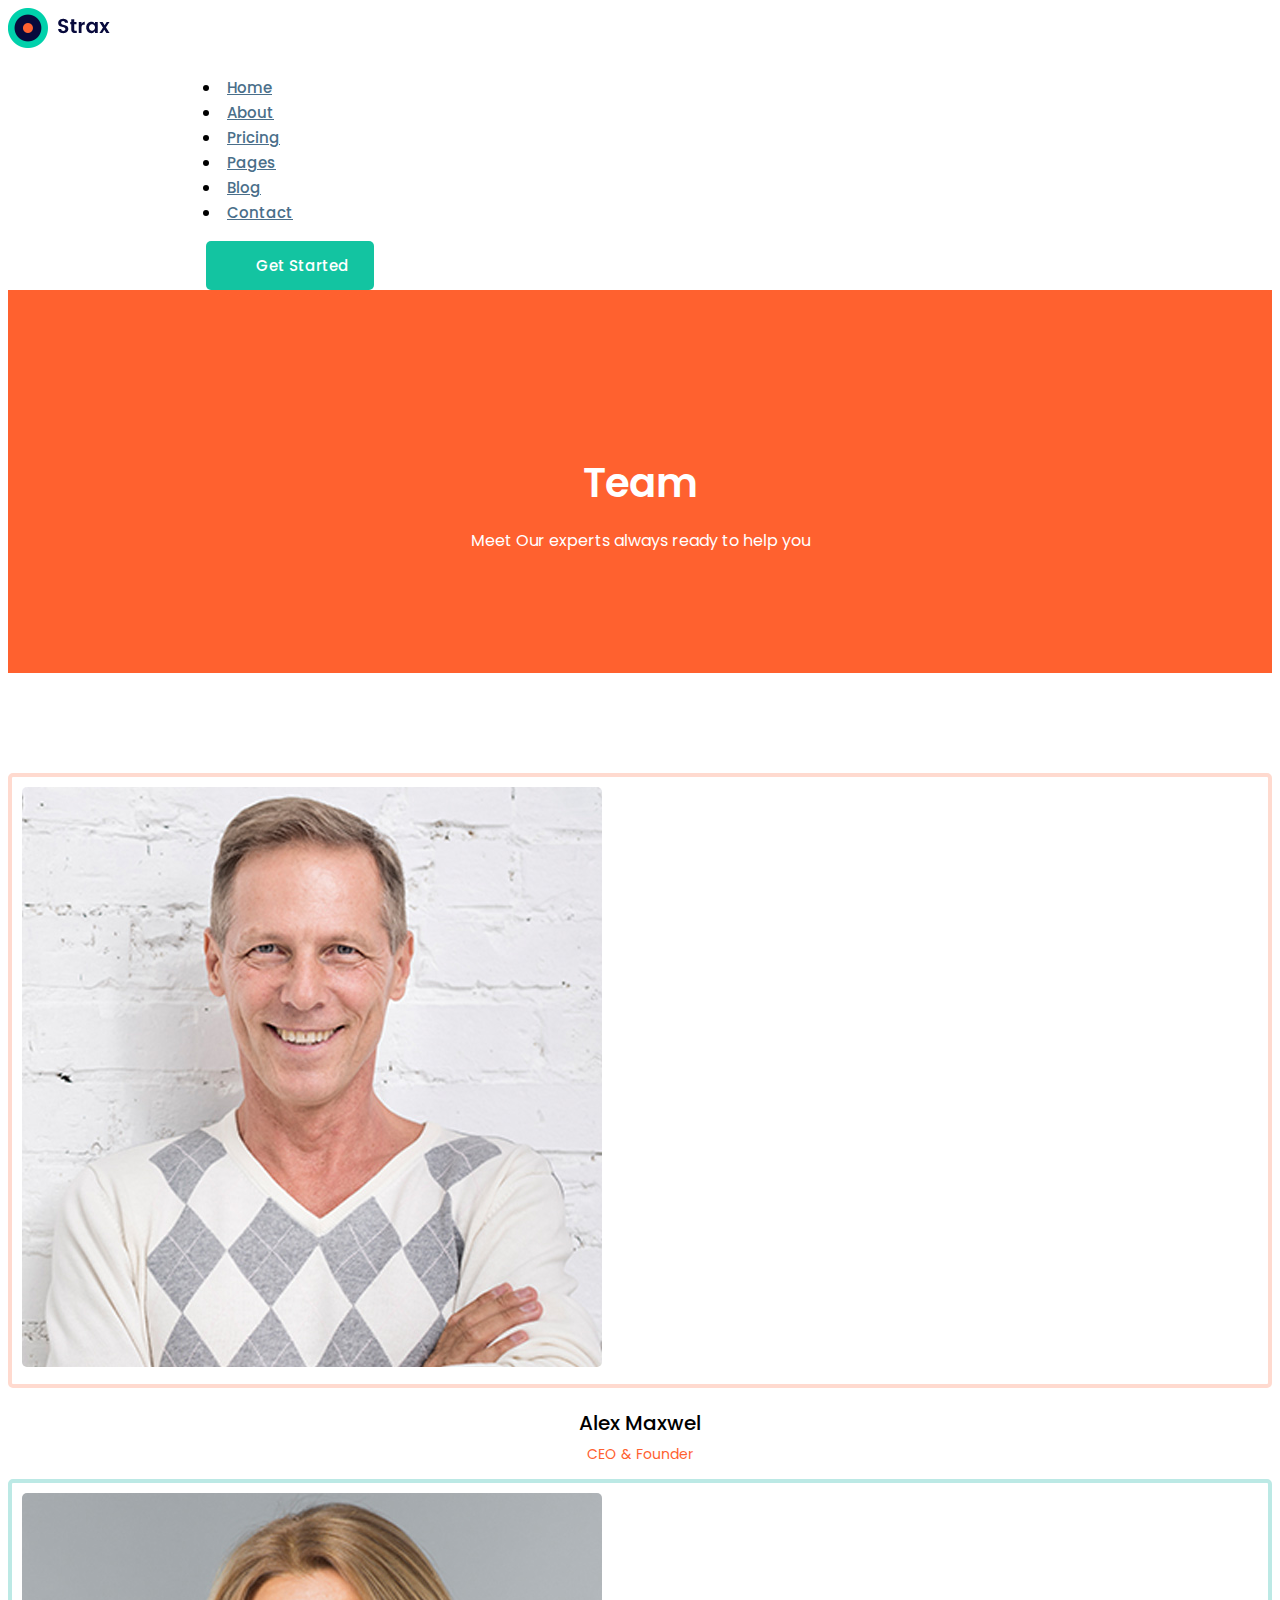
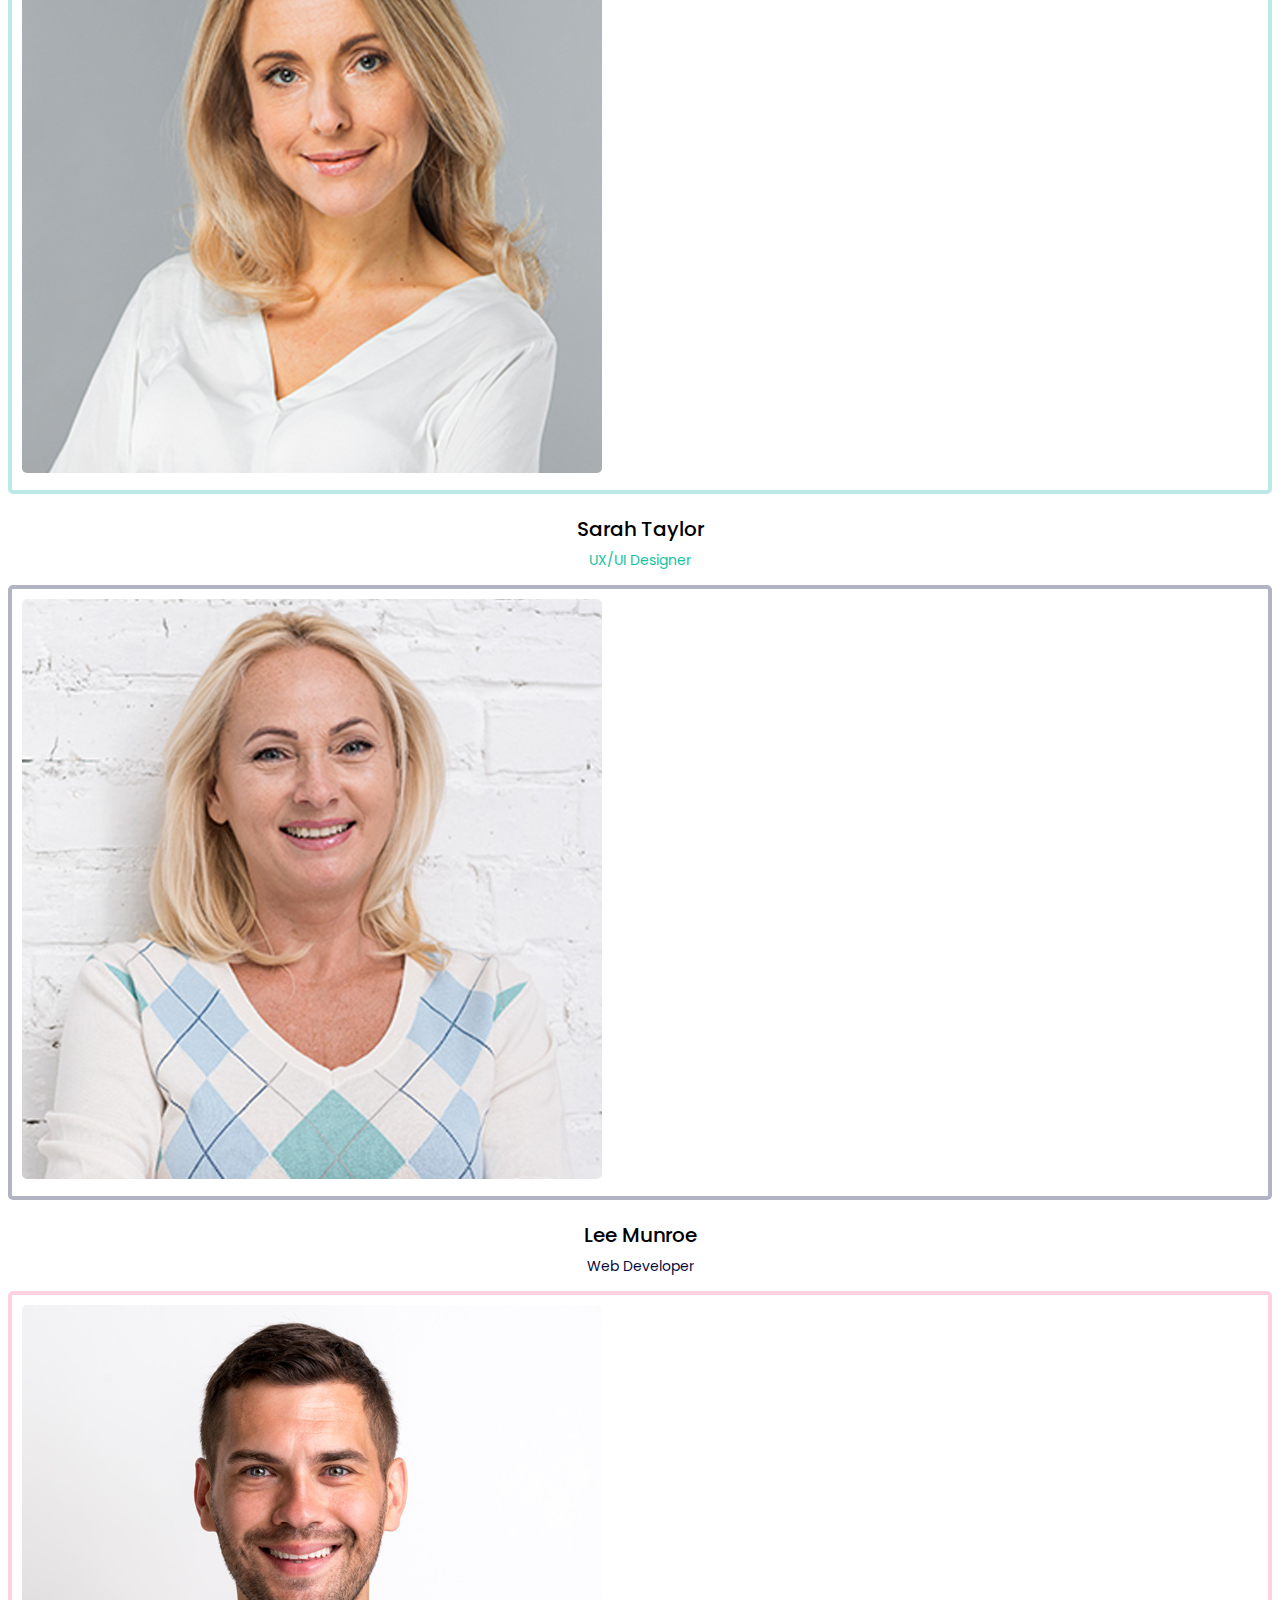
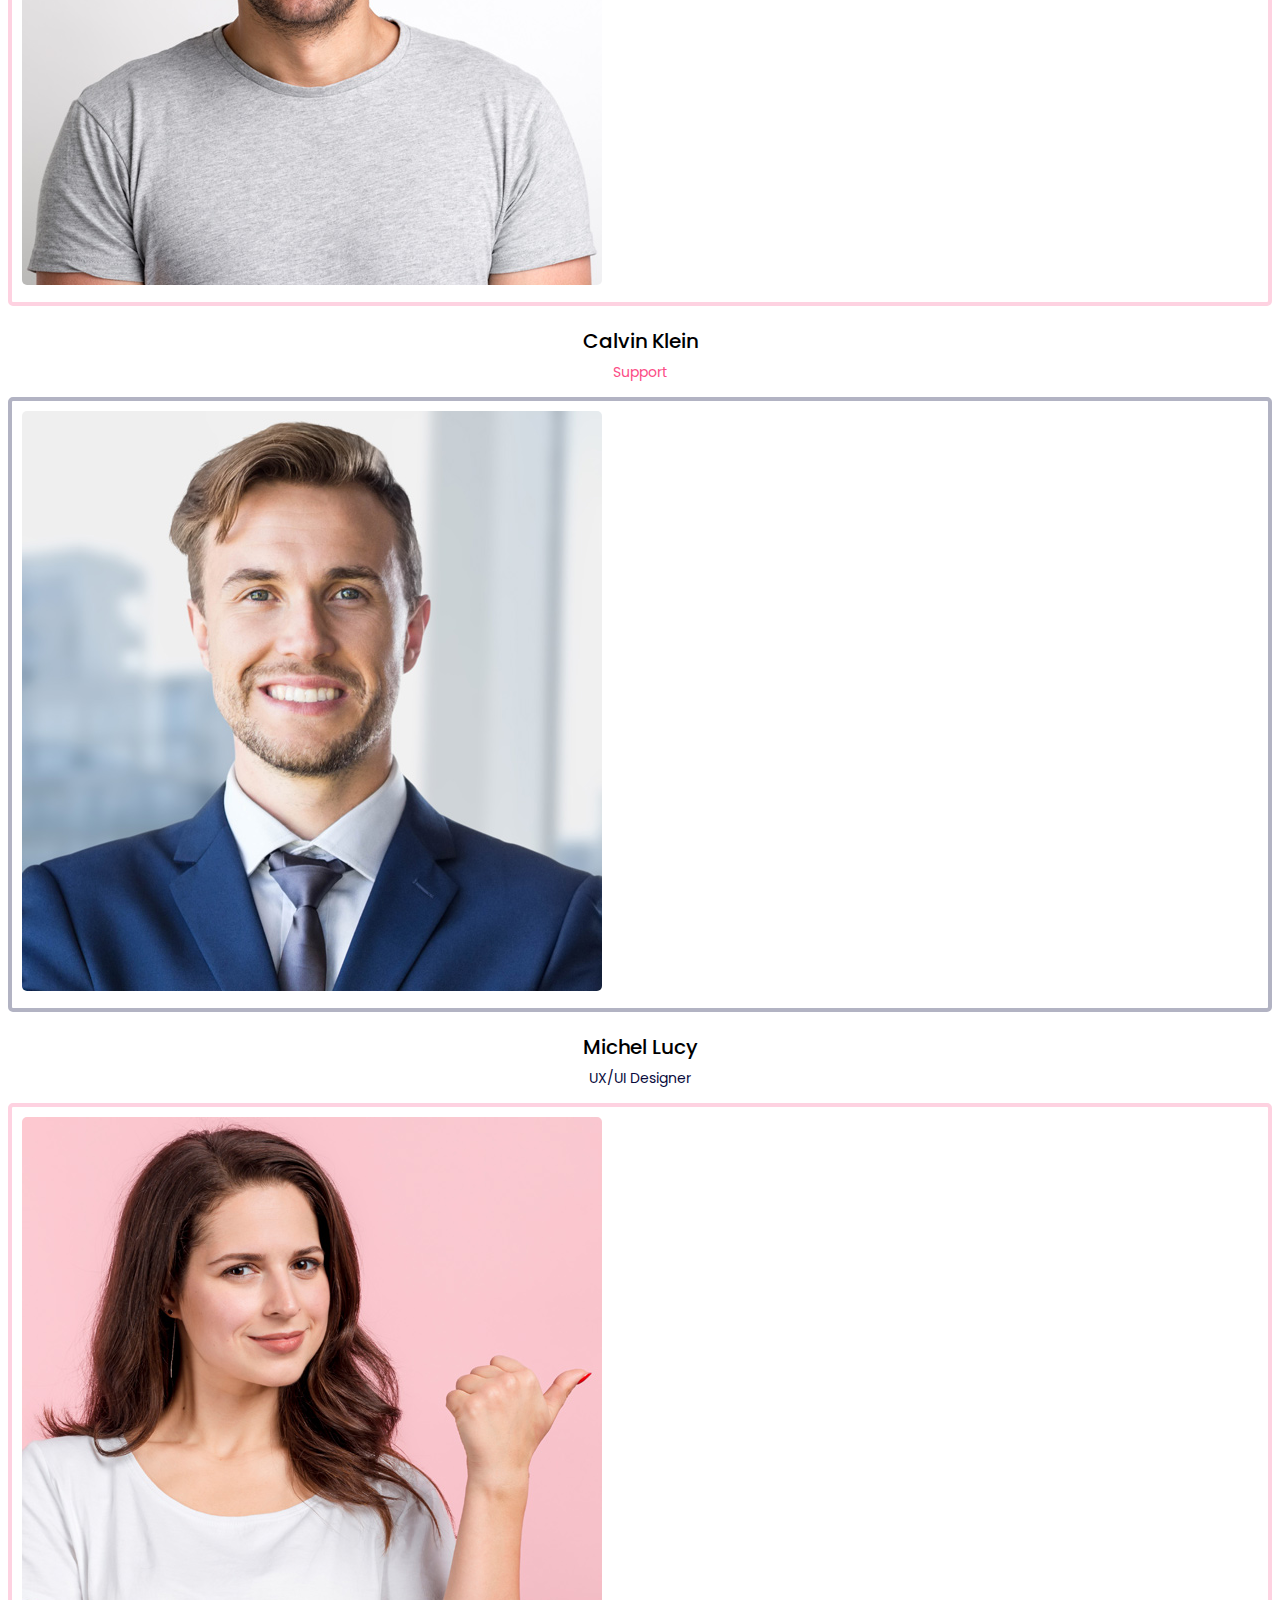
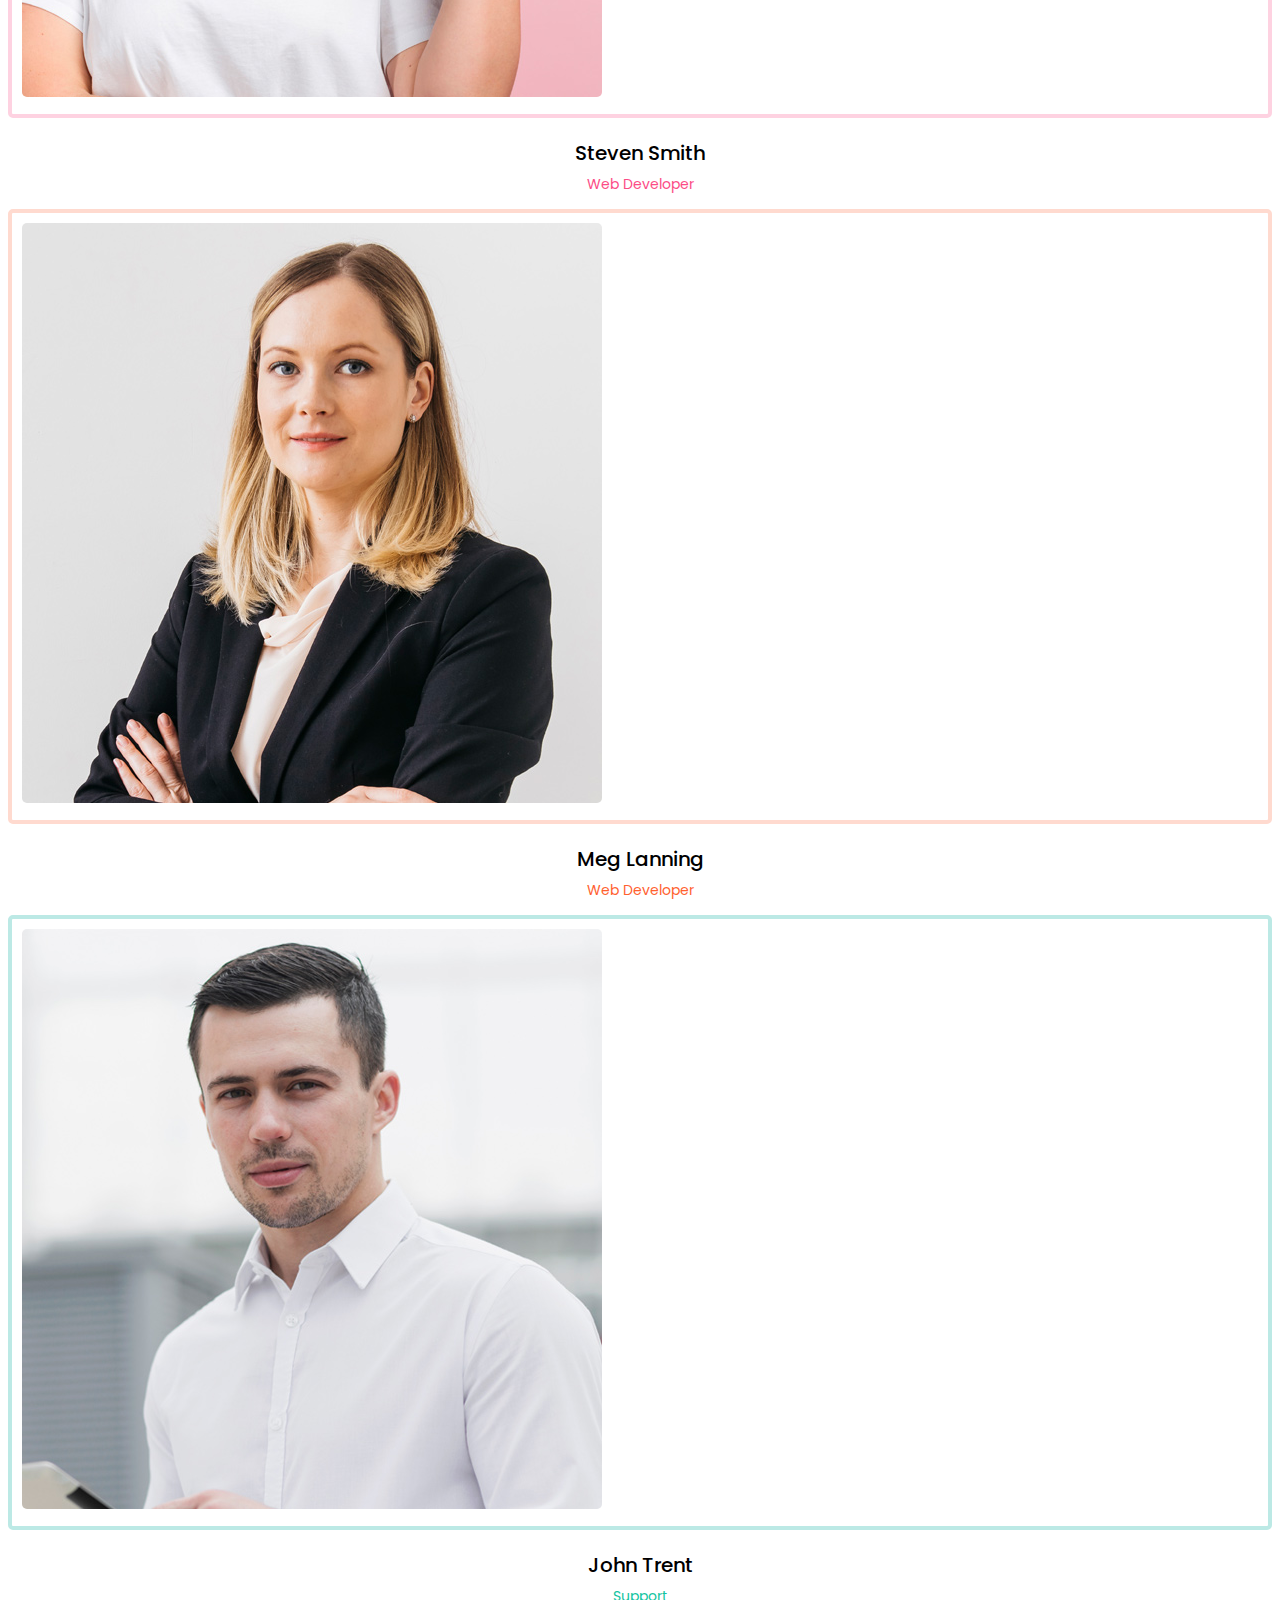
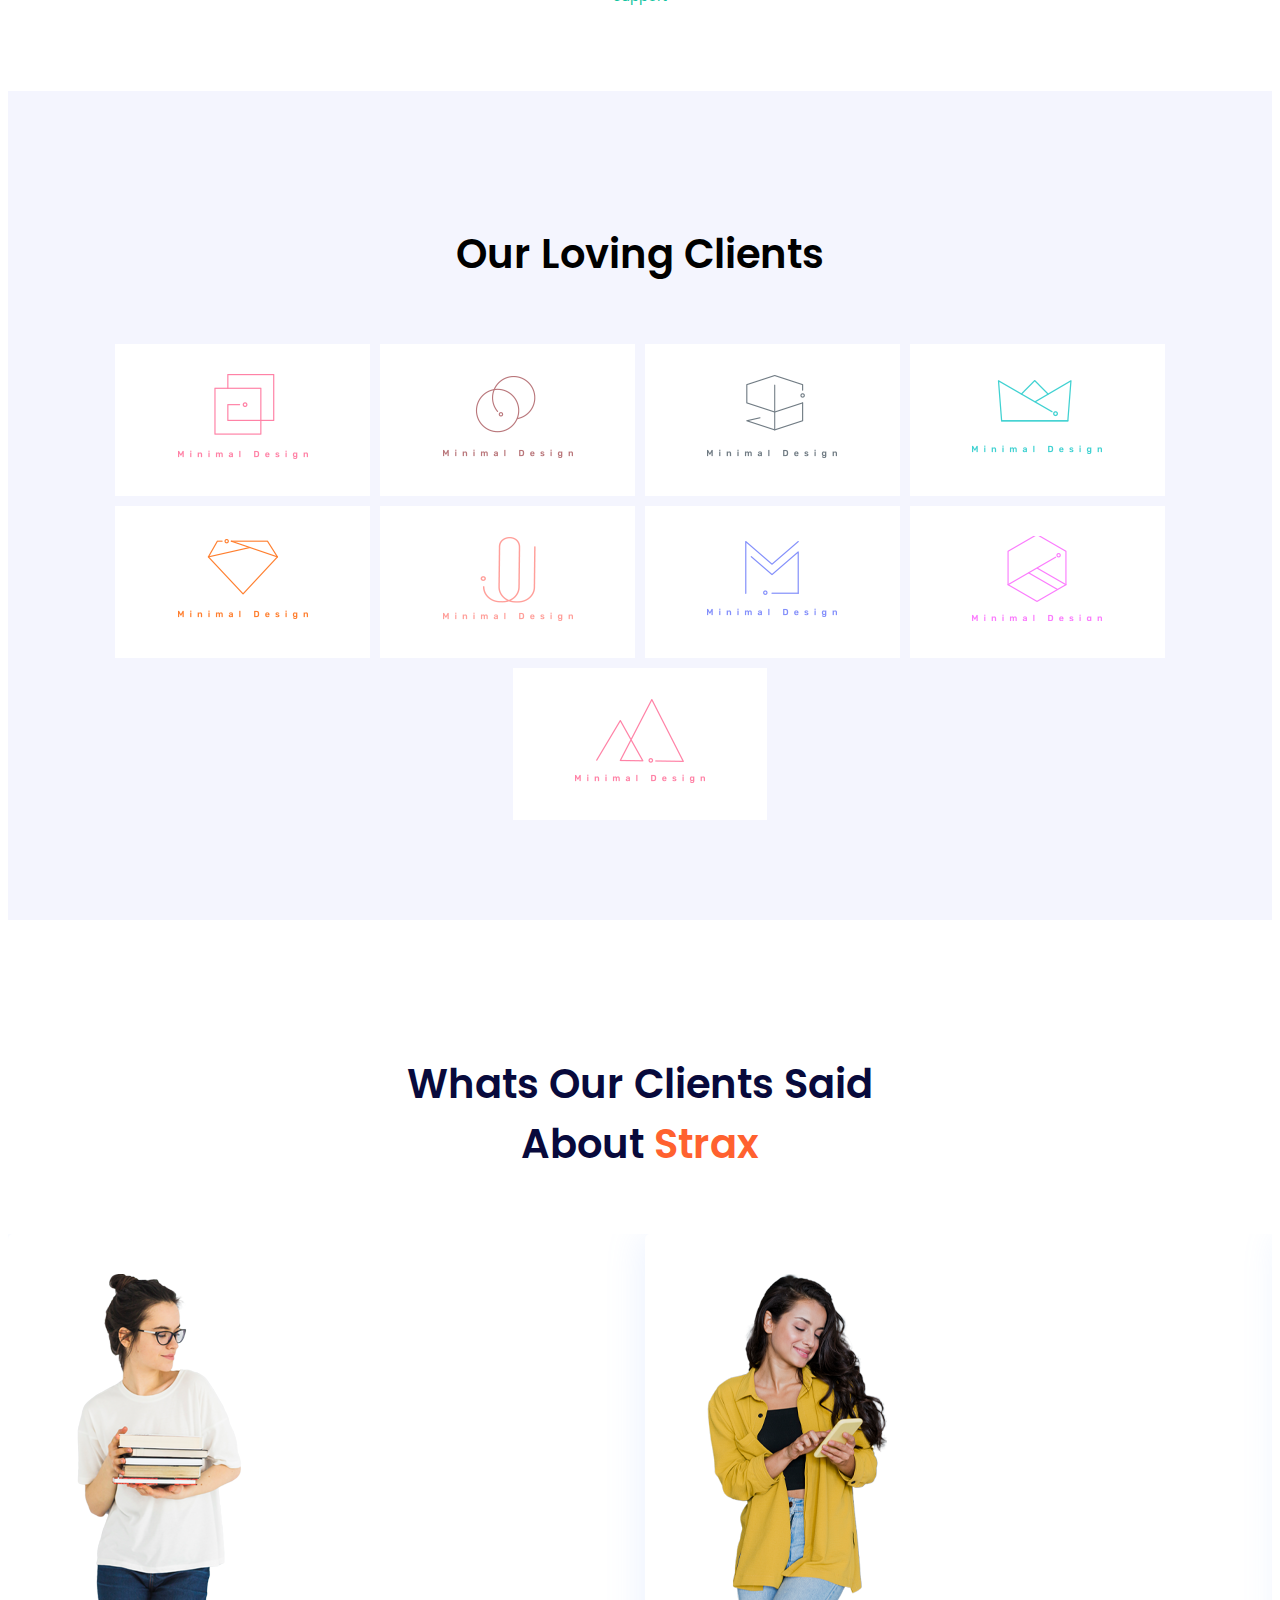
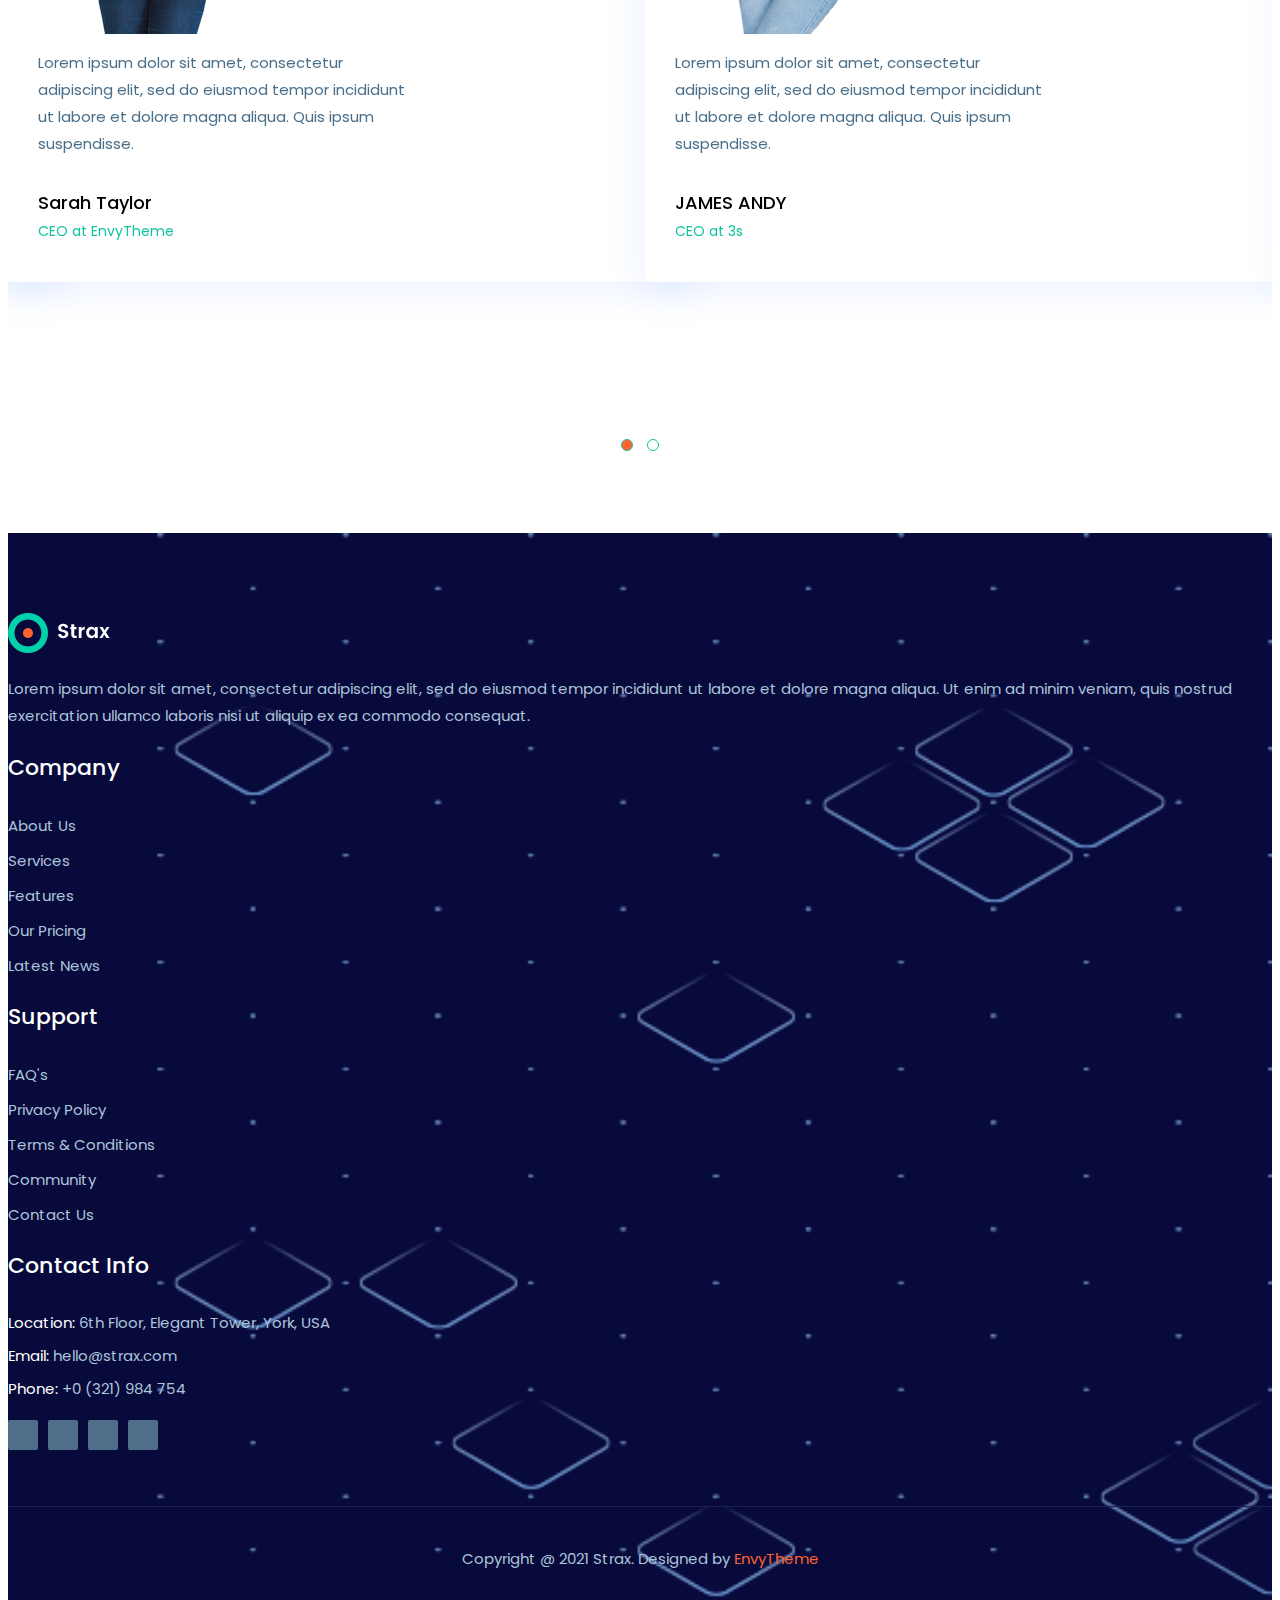
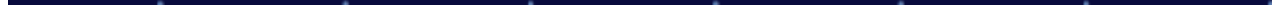
<file: Frontend-Project/team.html>
<!DOCTYPE html>
<html lang="en">
  <head>
    <meta charset="UTF-8" />
    <meta http-equiv="X-UA-Compatible" content="IE=edge" />
    <meta name="viewport" content="width=device-width, initial-scale=1.0" />
    <title>Team</title>
    <link rel="preconnect" href="https://fonts.googleapis.com" />
    <link rel="preconnect" href="https://fonts.gstatic.com" crossorigin />
    <link
      rel="stylesheet"
      href="plugin/owl-carousel/dist/assets/owl.carousel.min.css"
    />
    <link
      rel="stylesheet"
      href="plugin/owl-carousel/dist/assets/owl.theme.default.min.css"
    />
    <link
      href="https://fonts.googleapis.com/css2?family=Poppins:wght@100;300;400;500;600;700&display=swap"
      rel="stylesheet"
    />
    <link
      rel="stylesheet"
      href="https://pro.fontawesome.com/releases/v5.8.2/css/all.css"
      integrity="sha384-xVVam1KS4+Qt2OrFa+VdRUoXygyKIuNWUUUBZYv+n27STsJ7oDOHJgfF0bNKLMJF"
      crossorigin="anonymous"
    />
    <link
      href="https://cdn.jsdelivr.net/npm/bootstrap@5.1.3/dist/css/bootstrap.min.css"
      rel="stylesheet"
      integrity="sha384-1BmE4kWBq78iYhFldvKuhfTAU6auU8tT94WrHftjDbrCEXSU1oBoqyl2QvZ6jIW3"
      crossorigin="anonymous"
    />
    <link rel="stylesheet" href="assets/css/team-style.css" />
    <link rel="stylesheet" href="assets/css/responsive.css" />
  </head>
  <body>
    <header id="header">
      <div class="navbar-area">
        <div class="nav-strax-logo">
          <div class="container">
            <nav class="navbar navbar-expand-md navbar-light">
              <a href="#" class="navbar-brand">
                <img src="assets/img/logo.png" alt="" />
              </a>
              <div
                class="collapse navbar-collapse mean-menu"
                id="navbarSupportedContent"
              >
                <ul class="navbar-nav">
                  <li class="nav-item n-1">
                    <a href="index.html" class="nav-link"
                      >Home
                      <i class="fas fa-chevron-down"></i>
                    </a>
                    <ul class="dropdown-menu">
                      <li class="nav-item">
                        <h3>With Animation</h3>
                        <a href="#">Home One (It Startup)</a>
                        <a href="#">Home Two (It Startup)</a>
                        <a href="#">Home Three (It Startup)</a>
                        <a href="#">Home Four (It Startup)</a>
                        <a href="#">Home Five (It Startup)</a>
                        <a href="#">Home Six (It Startup)</a>
                        <a href="#">Home Seven (It Startup)</a>
                        <a href="#">Home Eight (It Startup)</a>
                      </li>
                      <li class="nav-item">
                        <h3>Without Animation</h3>
                        <a href="#">Home One (It Startup)</a>
                        <a href="#">Home Two (It Startup)</a>
                        <a href="#">Home Three (It Startup)</a>
                        <a href="#">Home Four (It Startup)</a>
                        <a href="#">Home Five (It Startup)</a>
                        <a href="#">Home Six (It Startup)</a>
                        <a href="#">Home Seven (It Startup)</a>
                        <a href="#">Home Eight (It Startup)</a>
                      </li>
                    </ul>
                  </li>
                  <li class="nav-item">
                    <a href="about.html" target="_blank" class="nav-link"
                      >About</a
                    >
                  </li>
                  <li class="nav-item">
                    <a href="pricing.html" target="_blank" class="nav-link"
                      >Pricing</a
                    >
                  </li>
                  <li class="nav-item n-4">
                    <a href="#" class="nav-link"
                      >Pages
                      <i class="fas fa-chevron-down"></i>
                    </a>
                    <ul class="dropdown-menu">
                      <li class="nav-item n-inner-1">
                        <a
                          href="services-1.html"
                          target="_blank"
                          class="nav-link"
                          >Services</a
                        >
                        <ul class="dropdown-menu">
                          <li class="nav-item">
                            <a href="" class="nav-link">Services Styles One</a>
                          </li>
                          <li class="nav-item">
                            <a href="" class="nav-link">Services Styles Two</a>
                          </li>
                          <li class="nav-item">
                            <a href="" class="nav-link"
                              >Services Styles Three</a
                            >
                          </li>
                          <li class="nav-item">
                            <a
                              href="single-service.html"
                              target="_blank"
                              class="nav-link"
                              >Service Details</a
                            >
                          </li>
                        </ul>
                      </li>
                      <li class="nav-item">
                        <a href="#" class="nav-link">Features</a>
                      </li>
                      <li class="nav-item">
                        <a href="team.html" target="_blank" class="nav-link"
                          >Team</a
                        >
                      </li>
                      <li class="nav-item">
                        <a href="login.html" target="_blank" class="nav-link"
                          >Log In</a
                        >
                      </li>
                      <li class="nav-item">
                        <a href="#" class="nav-link">Sign Up</a>
                      </li>
                      <li class="nav-item">
                        <a href="#" class="nav-link">Faq</a>
                      </li>
                      <li class="nav-item">
                        <a href="#" class="nav-link">404 Error</a>
                      </li>
                    </ul>
                  </li>
                  <li class="nav-item n-5">
                    <a href="#" class="nav-link"
                      >Blog
                      <i class="fas fa-chevron-down"></i>
                    </a>
                    <ul class="dropdown-menu">
                      <li class="nav-item">
                        <a href="#" class="nav-link">Blog Grid</a>
                      </li>
                      <li class="nav-item">
                        <a href="#" class="nav-link">Blog Right Sidebar</a>
                      </li>
                      <li class="nav-item">
                        <a href="#" class="nav-link">Blog Details</a>
                      </li>
                    </ul>
                  </li>
                  <li class="nav-item">
                    <a href="#" class="nav-link">Contact</a>
                  </li>
                </ul>
                <div class="others-options">
                  <a href="#" class="default-btn">
                    <i class="fab fa-gripfire"></i>
                    Get Started</a
                  >
                  <a href="#" class="optional-btn">
                    <i class="fal fa-sign-in"></i>
                    Log In</a
                  >
                </div>
              </div>
            </nav>
          </div>
        </div>
        <div class="responsive-nav">
          <div class="container">
            <div class="row">
              <div class="main-menu" style="width: 80%">
                <div class="hamburger pt-1">
                  <button class="hamburger-btn">
                    <i class="fas fa-bars"></i>
                  </button>
                </div>
                <nav id="main-menu-navbar">
                  <ul class="main-menu-navbar-list">
                    <li><a href="#">Home</a></li>
                    <li><a href="about.html">About</a></li>
                    <li><a href="pricing.html">Pricing</a></li>
                    <li><a href="#">Pages</a></li>
                    <li><a href="#">Blog</a></li>
                    <li><a href="contact.html">Contact</a></li>
                  </ul>
                </nav>
              </div>
              <div class="logo">
                <img src="assets/img/logo.png" alt="" />
              </div>
            </div>
          </div>
        </div>
      </div>
      <section id="banner">
        <div class="container">
          <div class="row">
            <div class="col-12">
              <div class="banner-title">
                <h2>Team</h2>
                <p>Meet Our experts always ready to help you</p>
              </div>
            </div>
          </div>
        </div>
      </section>
    </header>
    <main>
      <section id="team">
        <div class="container">
          <div class="row">
            <div class="col-lg-3">
              <div class="meet-related-employee">
                <div class="meet-related-employee-img">
                  <img src="assets/img/htmlTeamImage1.jpg" alt="" />
                  <ul>
                    <li>
                      <a href="#"><i class="fab fa-facebook-f"></i></a>
                    </li>
                    <li>
                      <a href="#"><i class="fab fa-twitter"></i></a>
                    </li>
                    <li>
                      <a href="#"><i class="fab fa-linkedin-in"></i></a>
                    </li>
                    <li>
                      <a href="#"><i class="fab fa-instagram"></i></a>
                    </li>
                  </ul>
                </div>
                <div class="meet-related-employee-content">
                  <h3>Alex Maxwel</h3>
                  <p>CEO & Founder</p>
                </div>
              </div>
            </div>
            <div class="col-lg-3">
              <div class="meet-related-employee">
                <div class="meet-related-employee-img">
                  <img src="assets/img/htmlTeamImage2.jpg" alt="" />
                  <ul>
                    <li>
                      <a href=""><i class="fab fa-facebook-f"></i></a>
                    </li>
                    <li>
                      <a href=""><i class="fab fa-twitter"></i></a>
                    </li>
                    <li>
                      <a href=""><i class="fab fa-linkedin-in"></i></a>
                    </li>
                    <li>
                      <a href=""><i class="fab fa-instagram"></i></a>
                    </li>
                  </ul>
                </div>
                <div class="meet-related-employee-content">
                  <h3>Sarah Taylor</h3>
                  <p>UX/UI Designer</p>
                </div>
              </div>
            </div>
            <div class="col-lg-3">
              <div class="meet-related-employee">
                <div class="meet-related-employee-img">
                  <img src="assets/img/htmlTeamImage3.jpg" alt="" />
                  <ul>
                    <li>
                      <a href=""><i class="fab fa-facebook-f"></i></a>
                    </li>
                    <li>
                      <a href=""><i class="fab fa-twitter"></i></a>
                    </li>
                    <li>
                      <a href=""><i class="fab fa-linkedin-in"></i></a>
                    </li>
                    <li>
                      <a href=""><i class="fab fa-instagram"></i></a>
                    </li>
                  </ul>
                </div>
                <div class="meet-related-employee-content">
                  <h3>Lee Munroe</h3>
                  <p>Web Developer</p>
                </div>
              </div>
            </div>
            <div class="col-lg-3">
              <div class="meet-related-employee">
                <div class="meet-related-employee-img">
                  <img src="assets/img/htmlTeamImage4.jpg" alt="" />
                  <ul>
                    <li>
                      <a href=""><i class="fab fa-facebook-f"></i></a>
                    </li>
                    <li>
                      <a href=""><i class="fab fa-twitter"></i></a>
                    </li>
                    <li>
                      <a href=""><i class="fab fa-linkedin-in"></i></a>
                    </li>
                    <li>
                      <a href=""><i class="fab fa-instagram"></i></a>
                    </li>
                  </ul>
                </div>
                <div class="meet-related-employee-content">
                  <h3>Calvin Klein</h3>
                  <p>Support</p>
                </div>
              </div>
            </div>
            <div class="col-lg-3">
              <div class="meet-related-employee">
                <div class="meet-related-employee-img">
                  <img src="assets/img/htmlTeamImage5.jpg" alt="" />
                  <ul>
                    <li>
                      <a href="#"><i class="fab fa-facebook-f"></i></a>
                    </li>
                    <li>
                      <a href="#"><i class="fab fa-twitter"></i></a>
                    </li>
                    <li>
                      <a href="#"><i class="fab fa-linkedin-in"></i></a>
                    </li>
                    <li>
                      <a href="#"><i class="fab fa-instagram"></i></a>
                    </li>
                  </ul>
                </div>
                <div class="meet-related-employee-content">
                  <h3>Michel Lucy</h3>
                  <p>UX/UI Designer</p>
                </div>
              </div>
            </div>
            <div class="col-lg-3">
              <div class="meet-related-employee">
                <div class="meet-related-employee-img">
                  <img src="assets/img/htmlTeamImage6.jpg" alt="" />
                  <ul>
                    <li>
                      <a href=""><i class="fab fa-facebook-f"></i></a>
                    </li>
                    <li>
                      <a href=""><i class="fab fa-twitter"></i></a>
                    </li>
                    <li>
                      <a href=""><i class="fab fa-linkedin-in"></i></a>
                    </li>
                    <li>
                      <a href=""><i class="fab fa-instagram"></i></a>
                    </li>
                  </ul>
                </div>
                <div class="meet-related-employee-content">
                  <h3>Steven Smith</h3>
                  <p>Web Developer</p>
                </div>
              </div>
            </div>
            <div class="col-lg-3">
              <div class="meet-related-employee">
                <div class="meet-related-employee-img">
                  <img src="assets/img/htmlTeamImage7.jpg" alt="" />
                  <ul>
                    <li>
                      <a href=""><i class="fab fa-facebook-f"></i></a>
                    </li>
                    <li>
                      <a href=""><i class="fab fa-twitter"></i></a>
                    </li>
                    <li>
                      <a href=""><i class="fab fa-linkedin-in"></i></a>
                    </li>
                    <li>
                      <a href=""><i class="fab fa-instagram"></i></a>
                    </li>
                  </ul>
                </div>
                <div class="meet-related-employee-content">
                  <h3>Meg Lanning</h3>
                  <p>Web Developer</p>
                </div>
              </div>
            </div>
            <div class="col-lg-3">
              <div class="meet-related-employee">
                <div class="meet-related-employee-img">
                  <img src="assets/img/htmlTeamImage8.jpg" alt="" />
                  <ul>
                    <li>
                      <a href=""><i class="fab fa-facebook-f"></i></a>
                    </li>
                    <li>
                      <a href=""><i class="fab fa-twitter"></i></a>
                    </li>
                    <li>
                      <a href=""><i class="fab fa-linkedin-in"></i></a>
                    </li>
                    <li>
                      <a href=""><i class="fab fa-instagram"></i></a>
                    </li>
                  </ul>
                </div>
                <div class="meet-related-employee-content">
                  <h3>John Trent</h3>
                  <p>Support</p>
                </div>
              </div>
            </div>
          </div>
        </div>
      </section>
      <section id="our-loving-clients">
        <div class="container">
          <div class="row">
            <div class="col-12">
              <div class="our-loving-clients-header">
                <h2>Our Loving Clients</h2>
              </div>
            </div>
            <div class="clients-logo-list">
              <div class="client-logo">
                <a href="#"><img src="assets/img/1.png" alt="" /></a>
              </div>
              <div class="client-logo">
                <a href="#"><img src="assets/img/2.png" alt="" /></a>
              </div>
              <div class="client-logo">
                <a href="#"><img src="assets/img/3.png" alt="" /></a>
              </div>
              <div class="client-logo">
                <a href="#"><img src="assets/img/4.png" alt="" /></a>
              </div>
              <div class="client-logo">
                <a href="#"><img src="assets/img/5.png" alt="" /></a>
              </div>
              <div class="client-logo">
                <a href="#"><img src="assets/img/6.png" alt="" /></a>
              </div>
              <div class="client-logo">
                <a href="#"><img src="assets/img/7.png" alt="" /></a>
              </div>
              <div class="client-logo">
                <a href="#"><img src="assets/img/8.png" alt="" /></a>
              </div>
              <div class="client-logo">
                <a href="#"><img src="assets/img/9.png" alt="" /></a>
              </div>
            </div>
          </div>
        </div>
      </section>
      <section id="client-said">
        <div class="container">
          <div class="row">
            <div class="col-12">
              <div class="client-said-about-strax">
                <h2>
                  Whats Our Clients Said About
                  <span>Strax</span>
                </h2>
              </div>
            </div>

            <div class="col-12">
              <div class="owl-carousel owl-theme owl-loaded owl-drag">
                <div class="owl-stage-outer">
                  <div class="owl-stage">
                    <div class="owl-item">
                      <div class="col-lg-6">
                        <div class="client-said-info">
                          <div class="name-job">
                            <div class="client-photo">
                              <img src="assets/img/woman2.png" alt="" />
                            </div>
                          </div>
                          <div class="feedback-info">
                            <p>
                              Lorem ipsum dolor sit amet, consectetur adipiscing
                              elit, sed do eiusmod tempor incididunt ut labore
                              et dolore magna aliqua. Quis ipsum suspendisse.
                            </p>
                            <ul>
                              <li>
                                <a href=""><i class="fas fa-star"></i></a>
                              </li>
                              <li>
                                <a href=""><i class="fas fa-star"></i></a>
                              </li>
                              <li>
                                <a href=""><i class="fas fa-star"></i></a>
                              </li>
                              <li>
                                <a href=""><i class="fas fa-star"></i></a>
                              </li>
                              <li>
                                <a href=""><i class="fas fa-star"></i></a>
                              </li>
                            </ul>
                            <h3>Sarah Taylor</h3>
                            <span>CEO at EnvyTheme</span>
                          </div>

                          <i class="fas fa-quote-left"></i>
                        </div>
                      </div>
                    </div>
                    <div class="owl-item">
                      <div class="col-lg-6">
                        <div class="client-said-info">
                          <div class="name-job">
                            <div class="client-photo">
                              <img src="assets/img/man1.png" alt="" />
                            </div>
                          </div>
                          <div class="feedback-info">
                            <p>
                              Lorem ipsum dolor sit amet, consectetur adipiscing
                              elit, sed do eiusmod tempor incididunt ut labore
                              et dolore magna aliqua. Quis ipsum suspendisse.
                            </p>
                            <ul>
                              <li>
                                <a href=""><i class="fas fa-star"></i></a>
                              </li>
                              <li>
                                <a href=""><i class="fas fa-star"></i></a>
                              </li>
                              <li>
                                <a href=""><i class="fas fa-star"></i></a>
                              </li>
                              <li>
                                <a href=""><i class="fas fa-star"></i></a>
                              </li>
                              <li>
                                <a href=""><i class="fas fa-star"></i></a>
                              </li>
                            </ul>
                            <h3>JAMES ANDY</h3>
                            <span>CEO at 3s</span>
                          </div>

                          <i class="fas fa-quote-left"></i>
                        </div>
                      </div>
                    </div>
                    <div class="owl-item">
                      <div class="col-lg-6">
                        <div class="client-said-info">
                          <div class="name-job">
                            <div class="client-photo">
                              <img src="assets/img/woman2.png" alt="" />
                            </div>
                          </div>
                          <div class="feedback-info">
                            <p>
                              Lorem ipsum dolor sit amet, consectetur adipiscing
                              elit, sed do eiusmod tempor incididunt ut labore
                              et dolore magna aliqua. Quis ipsum suspendisse.
                            </p>
                            <ul>
                              <li>
                                <a href=""><i class="fas fa-star"></i></a>
                              </li>
                              <li>
                                <a href=""><i class="fas fa-star"></i></a>
                              </li>
                              <li>
                                <a href=""><i class="fas fa-star"></i></a>
                              </li>
                              <li>
                                <a href=""><i class="fas fa-star"></i></a>
                              </li>
                              <li>
                                <a href=""><i class="fas fa-star"></i></a>
                              </li>
                            </ul>
                            <h3>Michael John</h3>
                            <span>CEO at Envato</span>
                          </div>
                          <i class="fas fa-quote-left"></i>
                        </div>
                      </div>
                    </div>
                  </div>
                </div>
              </div>
            </div>
          </div>
        </div>
      </section>
    </main>
    <footer id="footer">
      <div class="container">
        <div class="row">
          <div class="col-lg-4 col-md-6">
            <div class="footer-logo-column">
              <div class="footer-logo-img">
                <a href="#">
                  <img src="assets/img/white-logo.png" alt="" />
                </a>
              </div>
              <p>
                Lorem ipsum dolor sit amet, consectetur adipiscing elit, sed do
                eiusmod tempor incididunt ut labore et dolore magna aliqua. Ut
                enim ad minim veniam, quis nostrud exercitation ullamco laboris
                nisi ut aliquip ex ea commodo consequat.
              </p>
            </div>
          </div>
          <div class="col-lg-2 col-md-6">
            <div class="footer-company-info">
              <h3>Company</h3>
              <ul>
                <li><a href="#">About Us</a></li>
                <li><a href="#">Services</a></li>
                <li><a href="#">Features</a></li>
                <li><a href="#">Our Pricing</a></li>
                <li><a href="#">Latest News</a></li>
              </ul>
            </div>
          </div>
          <div class="col-lg-2 col-md-6">
            <div class="footer-support-info">
              <h3>Support</h3>
              <ul>
                <li><a href="#">FAQ's</a></li>
                <li><a href="#">Privacy Policy</a></li>
                <li><a href="#">Terms & Conditions</a></li>
                <li><a href="#">Community</a></li>
                <li><a href="#">Contact Us</a></li>
              </ul>
            </div>
          </div>
          <div class="col-lg-4 col-md-6">
            <div class="footer-contact-info">
              <h3>Contact Info</h3>
              <ul class="f-ul">
                <li>
                  Location: <a href="#">6th Floor, Elegant Tower, York, USA</a>
                </li>
                <li>Email: <a href="#">hello@strax.com</a></li>
                <li>Phone: <a href="#">+0 (321) 984 754</a></li>
              </ul>
              <ul class="s-ul">
                <li>
                  <a href="#"><i class="fab fa-facebook-f"></i></a>
                </li>
                <li>
                  <a href="#"><i class="fab fa-twitter"></i></a>
                </li>
                <li>
                  <a href="#"><i class="fab fa-linkedin-in"></i></a>
                </li>
                <li>
                  <a href="#"><i class="fab fa-instagram"></i></a>
                </li>
              </ul>
            </div>
          </div>
        </div>
        <div class="copy-right">
          <p>Copyright @ 2021 Strax. Designed by <a>EnvyTheme</a></p>
        </div>
      </div>
    </footer>
    <div class="up-rise">
      <i class="fas fa-chevron-up"> </i>
    </div>
    <script src="https://cdnjs.cloudflare.com/ajax/libs/jquery/3.6.0/jquery.min.js"></script>
    <script src="plugin/owl-carousel/dist/owl.carousel.min.js"></script>
    <script src="assets/js/teamScript.js"></script>
  </body>
</html>
</file>
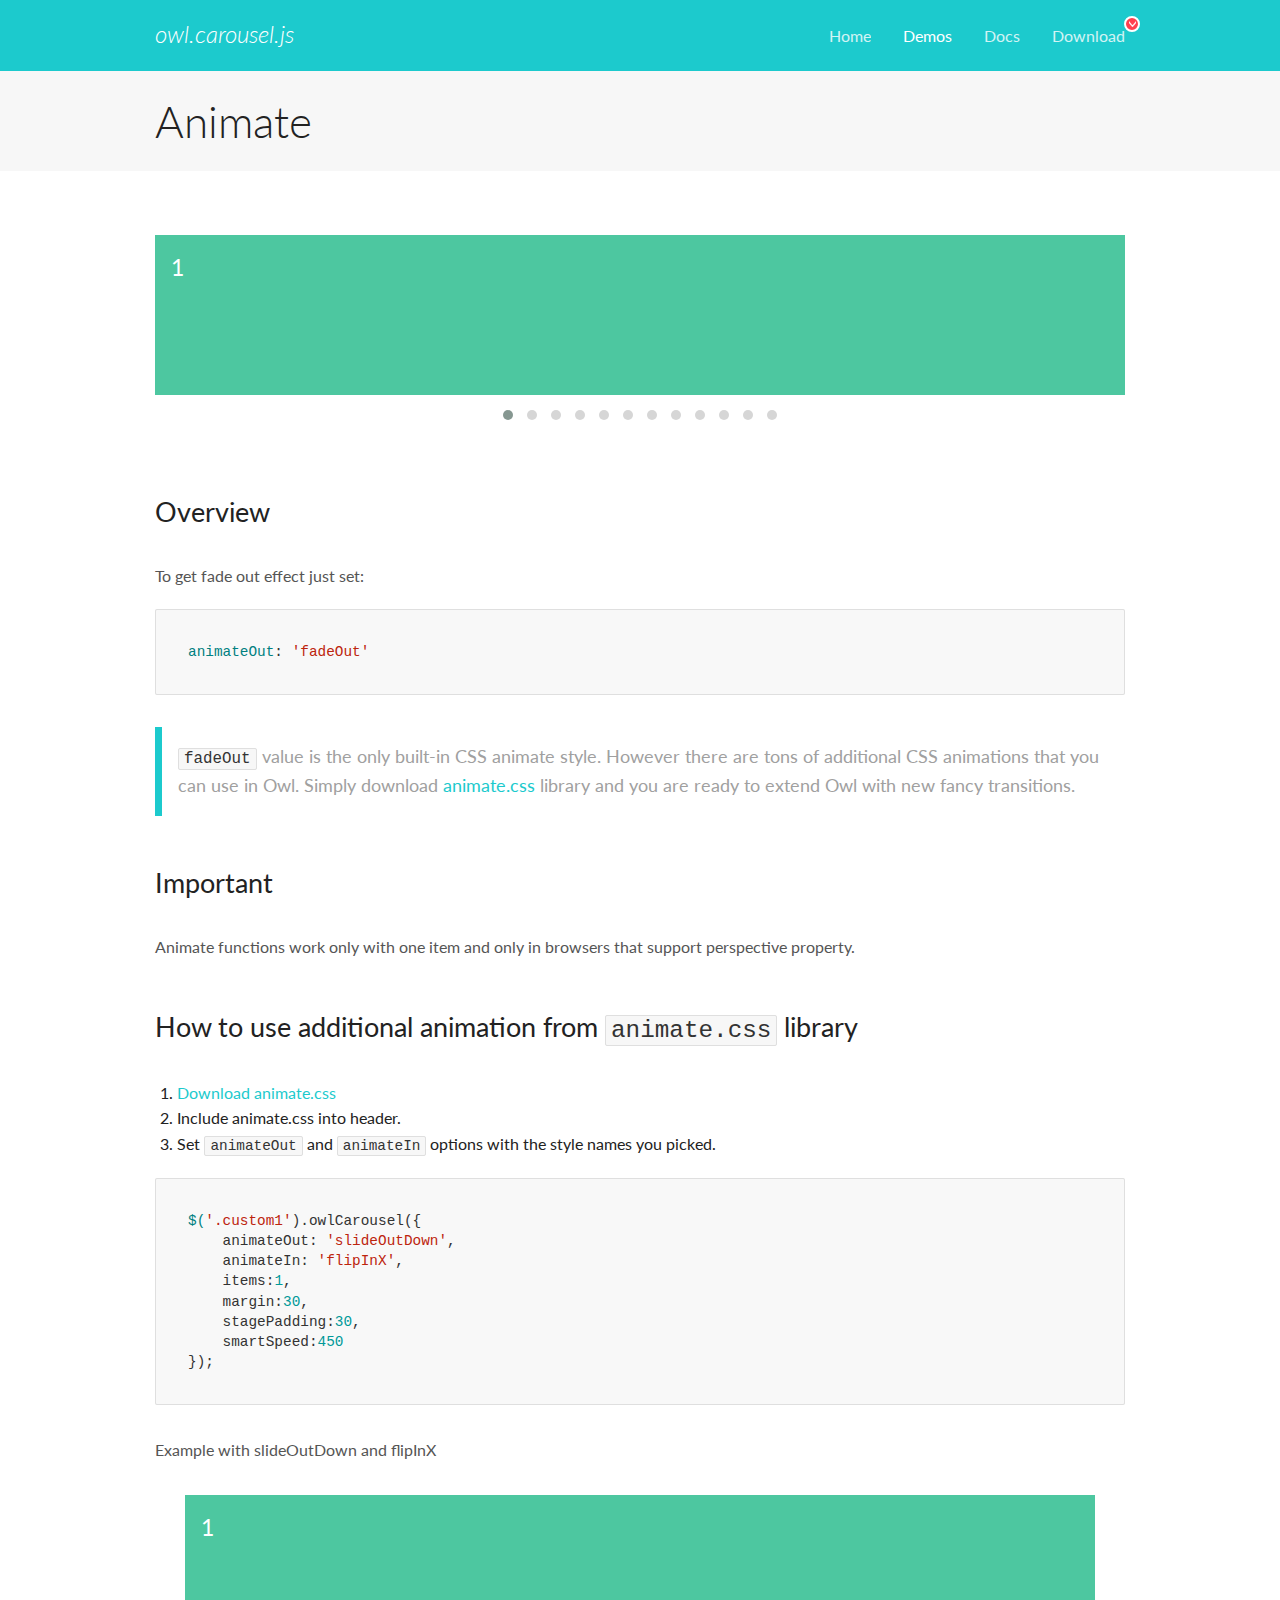
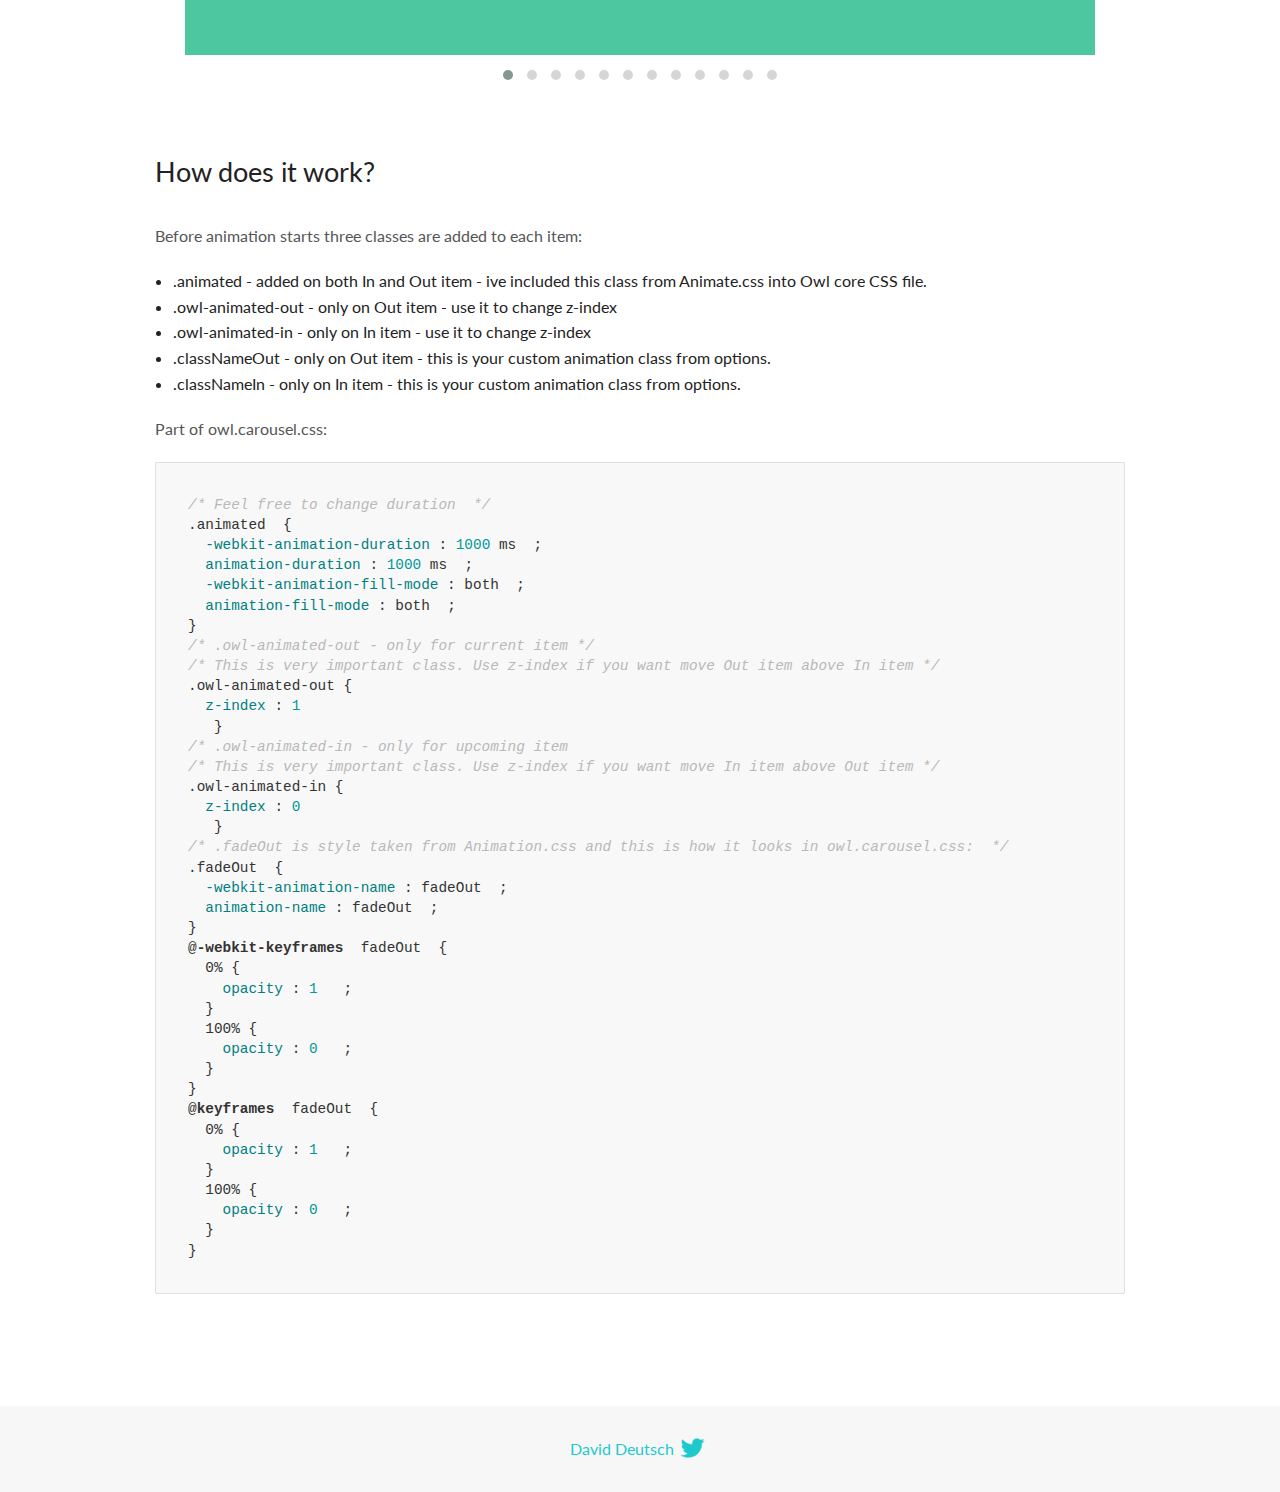
<file: Frontend-Project/plugin/owl-carousel/docs/demos/animate.html>
<!DOCTYPE html>
<html lang="en">
  <head>

    <!-- head -->
    <meta charset="utf-8">
    <meta name="msapplication-tap-highlight" content="no" />
    <meta name="viewport" content="width=device-width, initial-scale=1.0" />
    <meta name="description" content="Animate carousel">
    <meta name="author" content="David Deutsch">
    <title>
      Animate Demo | Owl Carousel | 2.3.4
    </title>

    <!-- Stylesheets -->
    <link href='https://fonts.googleapis.com/css?family=Lato:300,400,700,400italic,300italic' rel='stylesheet' type='text/css'>
    <link rel="stylesheet" href="../assets/css/docs.theme.min.css">

    <!-- Owl Stylesheets -->
    <link rel="stylesheet" href="../assets/owlcarousel/assets/owl.carousel.min.css">
    <link rel="stylesheet" href="../assets/owlcarousel/assets/owl.theme.default.min.css">

    <!-- HTML5 shim and Respond.js IE8 support of HTML5 elements and media queries -->

    <!--[if lt IE 9]>
      <script src="https://oss.maxcdn.com/libs/html5shiv/3.7.0/html5shiv.js"></script>
      <script src="https://oss.maxcdn.com/libs/respond.js/1.3.0/respond.min.js"></script>
    <![endif]-->

    <!-- Favicons -->
    <link rel="apple-touch-icon-precomposed" sizes="144x144" href="../assets/ico/apple-touch-icon-144-precomposed.png">
    <link rel="shortcut icon" href="../assets/ico/favicon.png">
    <link rel="shortcut icon" href="favicon.ico">

    <!-- Yeah i know js should not be in header. Its required for demos.-->

    <!-- javascript -->
    <script src="../assets/vendors/jquery.min.js"></script>
    <script src="../assets/owlcarousel/owl.carousel.js"></script>
  </head>
  <body>

    <!-- header -->
    <header class="header">
      <div class="row">
        <div class="large-12 columns">
          <div class="brand left">
            <h3>
              <a href="/OwlCarousel2/">owl.carousel.js</a> 
            </h3>
          </div>
          <a id="toggle-nav" class="right">
            <span></span> <span></span> <span></span> 
          </a> 
          <div class="nav-bar">
            <ul class="clearfix">
              <li> <a href="/OwlCarousel2/index.html">Home</a>  </li>
              <li class="active">
                <a href="/OwlCarousel2/demos/demos.html">Demos</a> 
              </li>
              <li> <a href="/OwlCarousel2/docs/started-welcome.html">Docs</a>  </li>
              <li>
                <a href="https://github.com/OwlCarousel2/OwlCarousel2/archive/2.3.4.zip">Download</a> 
                <span class="download"></span> 
              </li>
            </ul>
          </div>
        </div>
      </div>
    </header>

    <!-- title -->
    <section class="title">
      <div class="row">
        <div class="large-12 columns">
          <h1>Animate</h1>
        </div>
      </div>
    </section>

    <!--  Demos -->
    <section id="demos">
      <div class="row">
        <div class="large-12 columns">
          <div class="fadeOut owl-carousel owl-theme">
            <div class="item">
              <h4>1</h4>
            </div>
            <div class="item">
              <h4>2</h4>
            </div>
            <div class="item">
              <h4>3</h4>
            </div>
            <div class="item">
              <h4>4</h4>
            </div>
            <div class="item">
              <h4>5</h4>
            </div>
            <div class="item">
              <h4>6</h4>
            </div>
            <div class="item">
              <h4>7</h4>
            </div>
            <div class="item">
              <h4>8</h4>
            </div>
            <div class="item">
              <h4>9</h4>
            </div>
            <div class="item">
              <h4>10</h4>
            </div>
            <div class="item">
              <h4>11</h4>
            </div>
            <div class="item">
              <h4>12</h4>
            </div>
          </div>
          <h3 id="overview">Overview</h3>
          <p>To get fade out effect just set:</p>
          <pre><code>animateOut: &#39;fadeOut&#39;</code></pre>
          <blockquote>
            <p><code>fadeOut</code> value is the only built-in CSS animate style. However there are tons of additional CSS animations that you can use in Owl. Simply download
              <a href="https://daneden.github.io/animate.css/">animate.css</a>  library and you are ready to extend Owl with new fancy transitions.</p>
          </blockquote>
          <h3 id="important">Important</h3>
          <p>Animate functions work only with one item and only in browsers that support perspective property.</p>
          <h3 id="how-to-use-additional-animation-from-animate-css-library">How to use additional animation from <code>animate.css</code> library</h3>
          <ol>
            <li> <a href="https://daneden.github.io/animate.css/">Download animate.css</a>  </li>
            <li>Include animate.css into header.</li>
            <li>Set <code>animateOut</code> and <code>animateIn</code> options with the style names you picked.</li>
          </ol>
          <pre><code>$(&#39;.custom1&#39;).owlCarousel({
    animateOut: &#39;slideOutDown&#39;,
    animateIn: &#39;flipInX&#39;,
    items:1,
    margin:30,
    stagePadding:30,
    smartSpeed:450
});</code></pre>
          <p>Example with slideOutDown and flipInX</p>
          <div class="custom1 owl-carousel owl-theme">
            <div class="item">
              <h4>1</h4>
            </div>
            <div class="item">
              <h4>2</h4>
            </div>
            <div class="item">
              <h4>3</h4>
            </div>
            <div class="item">
              <h4>4</h4>
            </div>
            <div class="item">
              <h4>5</h4>
            </div>
            <div class="item">
              <h4>6</h4>
            </div>
            <div class="item">
              <h4>7</h4>
            </div>
            <div class="item">
              <h4>8</h4>
            </div>
            <div class="item">
              <h4>9</h4>
            </div>
            <div class="item">
              <h4>10</h4>
            </div>
            <div class="item">
              <h4>11</h4>
            </div>
            <div class="item">
              <h4>12</h4>
            </div>
          </div>
          <h3 id="how-does-it-work-">How does it work?</h3>
          <p>Before animation starts three classes are added to each item:</p>
          <ul>
            <li>.animated - added on both In and Out item - ive included this class from Animate.css into Owl core CSS file.</li>
            <li>.owl-animated-out - only on Out item - use it to change z-index</li>
            <li>.owl-animated-in - only on In item - use it to change z-index</li>
            <li>.classNameOut - only on Out item - this is your custom animation class from options.</li>
            <li>.classNameIn - only on In item - this is your custom animation class from options.</li>
          </ul>
          <p>Part of owl.carousel.css:</p>
          <pre><code class="language-css"><span class="comment">/* Feel free to change duration  */</span> 
<span class="class">.animated</span>  <span class="rules">{
  <span class="rule"><span class="attribute">-webkit-animation-duration</span> :<span class="value"> <span class="number">1000</span> ms</span> </span> ;
  <span class="rule"><span class="attribute">animation-duration</span> :<span class="value"> <span class="number">1000</span> ms</span> </span> ;
  <span class="rule"><span class="attribute">-webkit-animation-fill-mode</span> :<span class="value"> both</span> </span> ;
  <span class="rule"><span class="attribute">animation-fill-mode</span> :<span class="value"> both</span> </span> ;
<span class="rule">}</span> </span> 
<span class="comment">/* .owl-animated-out - only for current item */</span> 
<span class="comment">/* This is very important class. Use z-index if you want move Out item above In item */</span> 
<span class="class">.owl-animated-out</span> <span class="rules">{
  <span class="rule"><span class="attribute">z-index</span> :<span class="value"> <span class="number">1</span> 
</span> </span> </span> }
<span class="comment">/* .owl-animated-in - only for upcoming item
/* This is very important class. Use z-index if you want move In item above Out item */</span> 
<span class="class">.owl-animated-in</span> <span class="rules">{
  <span class="rule"><span class="attribute">z-index</span> :<span class="value"> <span class="number">0</span> 
</span> </span> </span> }
<span class="comment">/* .fadeOut is style taken from Animation.css and this is how it looks in owl.carousel.css:  */</span> 
<span class="class">.fadeOut</span>  <span class="rules">{
  <span class="rule"><span class="attribute">-webkit-animation-name</span> :<span class="value"> fadeOut</span> </span> ;
  <span class="rule"><span class="attribute">animation-name</span> :<span class="value"> fadeOut</span> </span> ;
<span class="rule">}</span> </span> 
<span class="at_rule">@<span class="keyword">-webkit-keyframes</span>  fadeOut </span> {
  0% <span class="rules">{
    <span class="rule"><span class="attribute">opacity</span> :<span class="value"> <span class="number">1</span> </span> </span> ;
  <span class="rule">}</span> </span> 
  100% <span class="rules">{
    <span class="rule"><span class="attribute">opacity</span> :<span class="value"> <span class="number">0</span> </span> </span> ;
  <span class="rule">}</span> </span> 
}
<span class="at_rule">@<span class="keyword">keyframes</span>  fadeOut </span> {
  0% <span class="rules">{
    <span class="rule"><span class="attribute">opacity</span> :<span class="value"> <span class="number">1</span> </span> </span> ;
  <span class="rule">}</span> </span> 
  100% <span class="rules">{
    <span class="rule"><span class="attribute">opacity</span> :<span class="value"> <span class="number">0</span> </span> </span> ;
  <span class="rule">}</span> </span> 
}</code></pre>
          <link rel="stylesheet" href="../assets/css/animate.css">
          <script>
            jQuery(document).ready(function($) {
              $('.fadeOut').owlCarousel({
                items: 1,
                animateOut: 'fadeOut',
                loop: true,
                margin: 10,
              });
              $('.custom1').owlCarousel({
                animateOut: 'slideOutDown',
                animateIn: 'flipInX',
                items: 1,
                margin: 30,
                stagePadding: 30,
                smartSpeed: 450
              });
            });
          </script>
        </div>
      </div>
    </section>

    <!-- footer -->
    <footer class="footer">
      <div class="row">
        <div class="large-12 columns">
          <h5>
            <a href="/OwlCarousel2/docs/support-contact.html">David Deutsch</a> 
            <a id="custom-tweet-button" href="https://twitter.com/share?url=https://github.com/OwlCarousel2/OwlCarousel2&text=Owl Carousel - This is so awesome! " target="_blank"></a> 
          </h5>
        </div>
      </div>
    </footer>

    <!-- vendors -->
    <script src="../assets/vendors/highlight.js"></script>
    <script src="../assets/js/app.js"></script>
  </body>
</html>
</file>
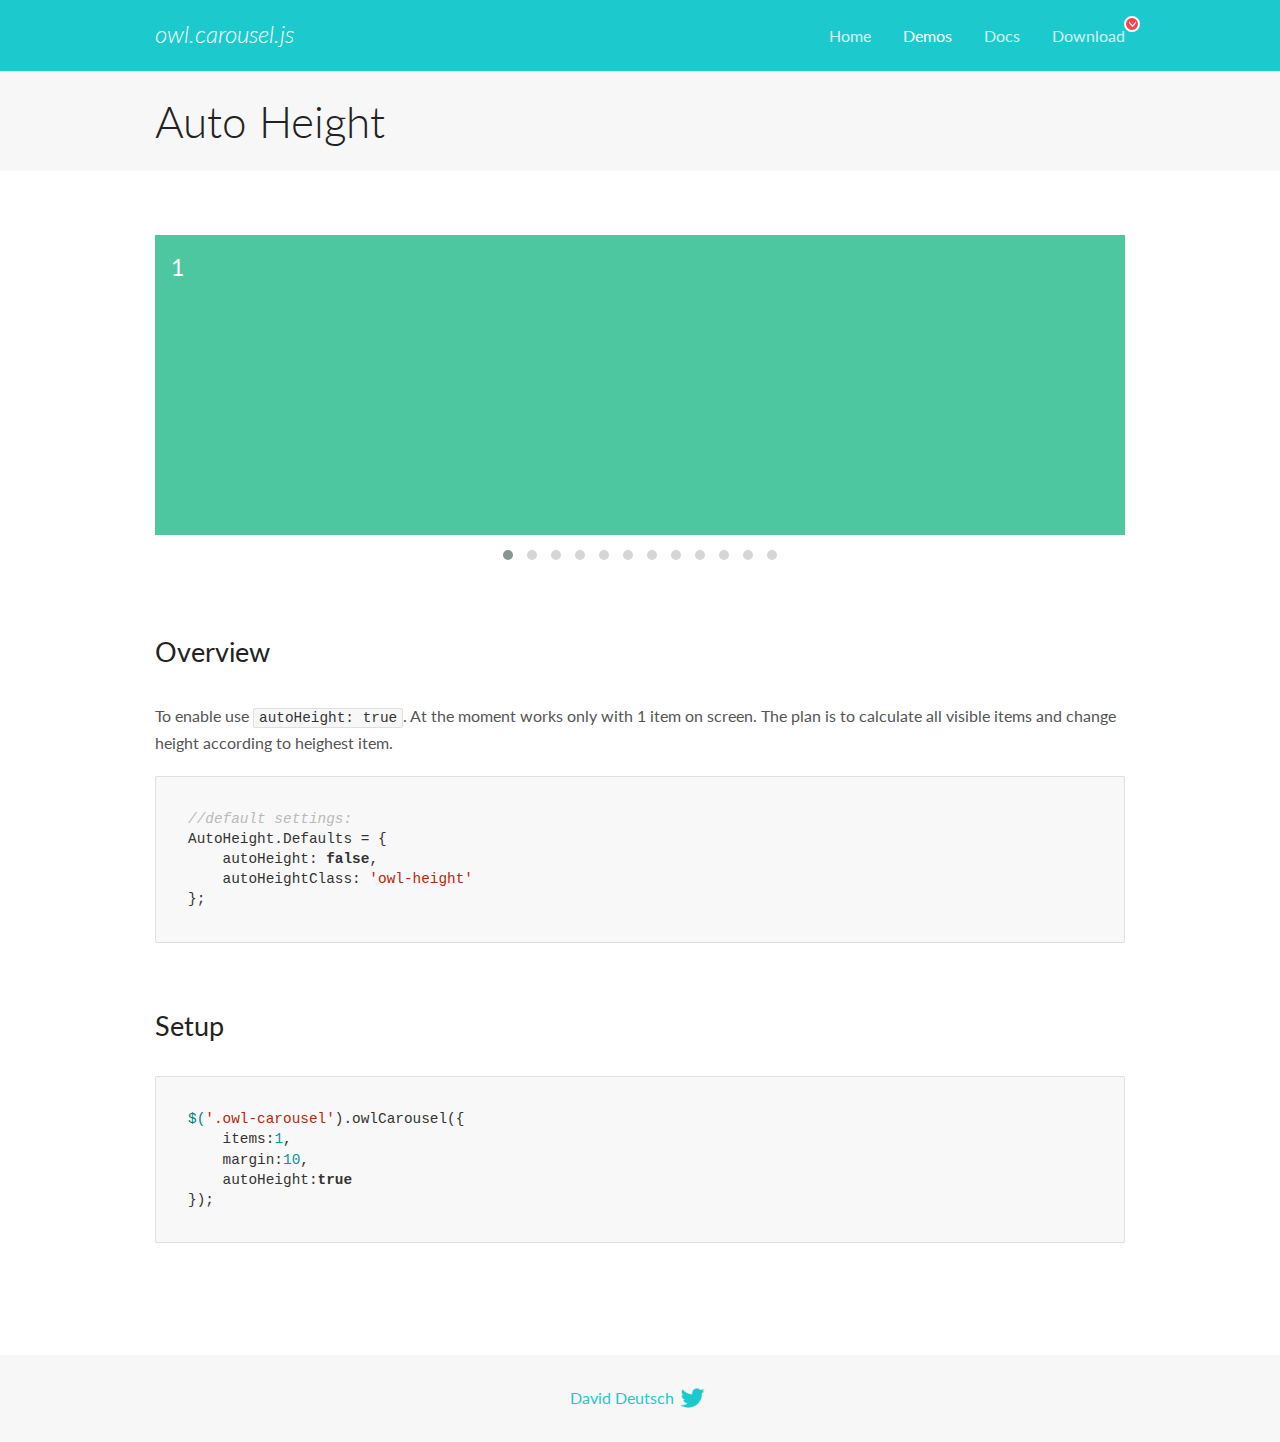
<file: Frontend-Project/plugin/owl-carousel/docs/demos/autoheight.html>
<!DOCTYPE html>
<html lang="en">
  <head>

    <!-- head -->
    <meta charset="utf-8">
    <meta name="msapplication-tap-highlight" content="no" />
    <meta name="viewport" content="width=device-width, initial-scale=1.0" />
    <meta name="description" content="autoHeight usage demo">
    <meta name="author" content="David Deutsch">
    <title>
      Auto Height Demo | Owl Carousel | 2.3.4
    </title>

    <!-- Stylesheets -->
    <link href='https://fonts.googleapis.com/css?family=Lato:300,400,700,400italic,300italic' rel='stylesheet' type='text/css'>
    <link rel="stylesheet" href="../assets/css/docs.theme.min.css">

    <!-- Owl Stylesheets -->
    <link rel="stylesheet" href="../assets/owlcarousel/assets/owl.carousel.min.css">
    <link rel="stylesheet" href="../assets/owlcarousel/assets/owl.theme.default.min.css">

    <!-- HTML5 shim and Respond.js IE8 support of HTML5 elements and media queries -->

    <!--[if lt IE 9]>
      <script src="https://oss.maxcdn.com/libs/html5shiv/3.7.0/html5shiv.js"></script>
      <script src="https://oss.maxcdn.com/libs/respond.js/1.3.0/respond.min.js"></script>
    <![endif]-->

    <!-- Favicons -->
    <link rel="apple-touch-icon-precomposed" sizes="144x144" href="../assets/ico/apple-touch-icon-144-precomposed.png">
    <link rel="shortcut icon" href="../assets/ico/favicon.png">
    <link rel="shortcut icon" href="favicon.ico">

    <!-- Yeah i know js should not be in header. Its required for demos.-->

    <!-- javascript -->
    <script src="../assets/vendors/jquery.min.js"></script>
    <script src="../assets/owlcarousel/owl.carousel.js"></script>
  </head>
  <body>

    <!-- header -->
    <header class="header">
      <div class="row">
        <div class="large-12 columns">
          <div class="brand left">
            <h3>
              <a href="/OwlCarousel2/">owl.carousel.js</a> 
            </h3>
          </div>
          <a id="toggle-nav" class="right">
            <span></span> <span></span> <span></span> 
          </a> 
          <div class="nav-bar">
            <ul class="clearfix">
              <li> <a href="/OwlCarousel2/index.html">Home</a>  </li>
              <li class="active">
                <a href="/OwlCarousel2/demos/demos.html">Demos</a> 
              </li>
              <li> <a href="/OwlCarousel2/docs/started-welcome.html">Docs</a>  </li>
              <li>
                <a href="https://github.com/OwlCarousel2/OwlCarousel2/archive/2.3.4.zip">Download</a> 
                <span class="download"></span> 
              </li>
            </ul>
          </div>
        </div>
      </div>
    </header>

    <!-- title -->
    <section class="title">
      <div class="row">
        <div class="large-12 columns">
          <h1>Auto Height</h1>
        </div>
      </div>
    </section>

    <!--  Demos -->
    <section id="demos">
      <div class="row">
        <div class="large-12 columns">
          <div class="owl-carousel owl-theme">
            <div class="item" style="height:300px">
              <h4>1</h4>
            </div>
            <div class="item" style="height:100px">
              <h4>2</h4>
            </div>
            <div class="item" style="height:500px">
              <h4>3</h4>
            </div>
            <div class="item" style="height:250px">
              <h4>4</h4>
            </div>
            <div class="item" style="height:400px">
              <h4>5</h4>
            </div>
            <div class="item" style="height:500px">
              <h4>6</h4>
            </div>
            <div class="item" style="height:600px">
              <h4>7</h4>
            </div>
            <div class="item" style="height:400px">
              <h4>8</h4>
            </div>
            <div class="item" style="height:300px">
              <h4>9</h4>
            </div>
            <div class="item" style="height:350px">
              <h4>10</h4>
            </div>
            <div class="item" style="height:200px">
              <h4>11</h4>
            </div>
            <div class="item" style="height:150px">
              <h4>12</h4>
            </div>
          </div>
          <h3 id="overview">Overview</h3>
          <p>To enable use <code>autoHeight: true</code>. At the moment works only with 1 item on screen. The plan is to calculate all visible items and change height according to heighest item.</p>
          <pre><code>//default settings:
AutoHeight.Defaults = {
    autoHeight: false,
    autoHeightClass: &#39;owl-height&#39;
};</code></pre>
          <h3 id="setup">Setup</h3>
          <pre><code>$(&#39;.owl-carousel&#39;).owlCarousel({
    items:1,
    margin:10,
    autoHeight:true
});</code></pre>
          <script>
            $(document).ready(function() {
              $('.owl-carousel').owlCarousel({
                items: 1,
                margin: 10,
                autoHeight: true
              });
            })
          </script>
        </div>
      </div>
    </section>

    <!-- footer -->
    <footer class="footer">
      <div class="row">
        <div class="large-12 columns">
          <h5>
            <a href="/OwlCarousel2/docs/support-contact.html">David Deutsch</a> 
            <a id="custom-tweet-button" href="https://twitter.com/share?url=https://github.com/OwlCarousel2/OwlCarousel2&text=Owl Carousel - This is so awesome! " target="_blank"></a> 
          </h5>
        </div>
      </div>
    </footer>

    <!-- vendors -->
    <script src="../assets/vendors/highlight.js"></script>
    <script src="../assets/js/app.js"></script>
  </body>
</html>
</file>
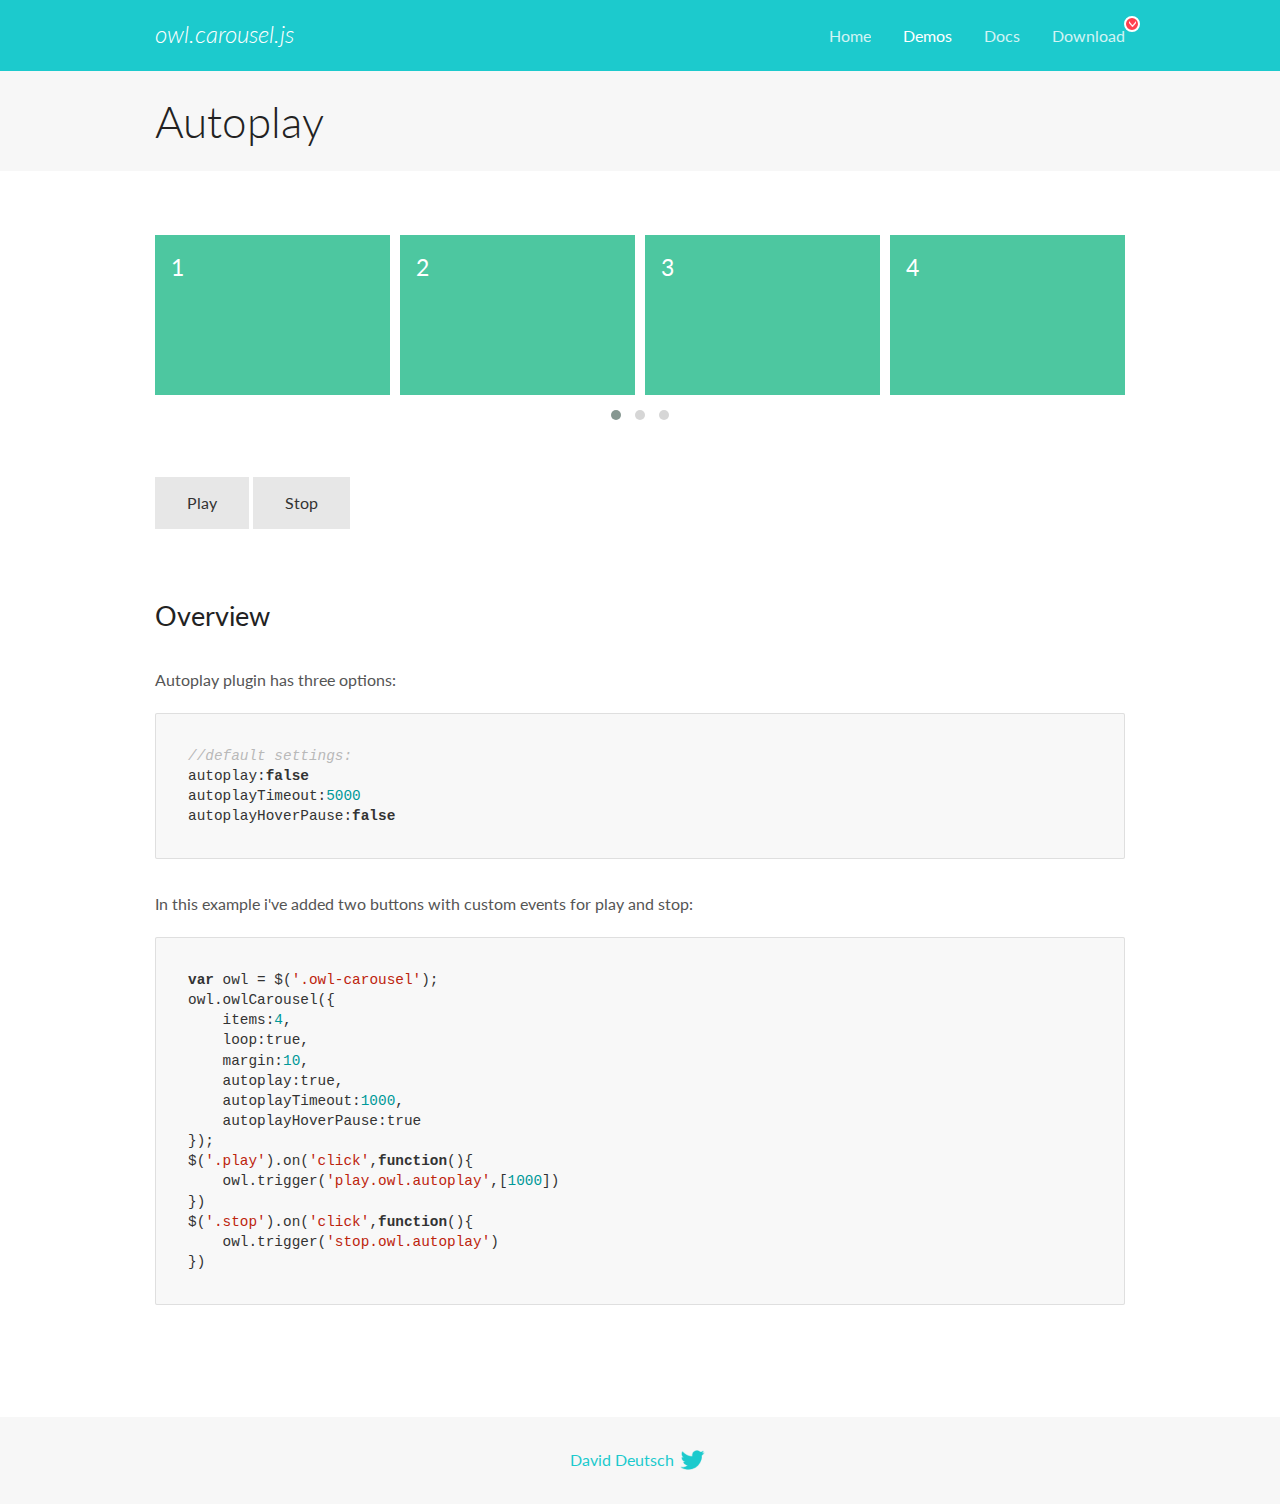
<file: Frontend-Project/plugin/owl-carousel/docs/demos/autoplay.html>
<!DOCTYPE html>
<html lang="en">
  <head>

    <!-- head -->
    <meta charset="utf-8">
    <meta name="msapplication-tap-highlight" content="no" />
    <meta name="viewport" content="width=device-width, initial-scale=1.0" />
    <meta name="description" content="Autoplay usage demo">
    <meta name="author" content="David Deutsch">
    <title>
      Autoplay Demo | Owl Carousel | 2.3.4
    </title>

    <!-- Stylesheets -->
    <link href='https://fonts.googleapis.com/css?family=Lato:300,400,700,400italic,300italic' rel='stylesheet' type='text/css'>
    <link rel="stylesheet" href="../assets/css/docs.theme.min.css">

    <!-- Owl Stylesheets -->
    <link rel="stylesheet" href="../assets/owlcarousel/assets/owl.carousel.min.css">
    <link rel="stylesheet" href="../assets/owlcarousel/assets/owl.theme.default.min.css">

    <!-- HTML5 shim and Respond.js IE8 support of HTML5 elements and media queries -->

    <!--[if lt IE 9]>
      <script src="https://oss.maxcdn.com/libs/html5shiv/3.7.0/html5shiv.js"></script>
      <script src="https://oss.maxcdn.com/libs/respond.js/1.3.0/respond.min.js"></script>
    <![endif]-->

    <!-- Favicons -->
    <link rel="apple-touch-icon-precomposed" sizes="144x144" href="../assets/ico/apple-touch-icon-144-precomposed.png">
    <link rel="shortcut icon" href="../assets/ico/favicon.png">
    <link rel="shortcut icon" href="favicon.ico">

    <!-- Yeah i know js should not be in header. Its required for demos.-->

    <!-- javascript -->
    <script src="../assets/vendors/jquery.min.js"></script>
    <script src="../assets/owlcarousel/owl.carousel.js"></script>
  </head>
  <body>

    <!-- header -->
    <header class="header">
      <div class="row">
        <div class="large-12 columns">
          <div class="brand left">
            <h3>
              <a href="/OwlCarousel2/">owl.carousel.js</a> 
            </h3>
          </div>
          <a id="toggle-nav" class="right">
            <span></span> <span></span> <span></span> 
          </a> 
          <div class="nav-bar">
            <ul class="clearfix">
              <li> <a href="/OwlCarousel2/index.html">Home</a>  </li>
              <li class="active">
                <a href="/OwlCarousel2/demos/demos.html">Demos</a> 
              </li>
              <li> <a href="/OwlCarousel2/docs/started-welcome.html">Docs</a>  </li>
              <li>
                <a href="https://github.com/OwlCarousel2/OwlCarousel2/archive/2.3.4.zip">Download</a> 
                <span class="download"></span> 
              </li>
            </ul>
          </div>
        </div>
      </div>
    </header>

    <!-- title -->
    <section class="title">
      <div class="row">
        <div class="large-12 columns">
          <h1>Autoplay</h1>
        </div>
      </div>
    </section>

    <!--  Demos -->
    <section id="demos">
      <div class="row">
        <div class="large-12 columns">
          <div class="owl-carousel owl-theme">
            <div class="item">
              <h4>1</h4>
            </div>
            <div class="item">
              <h4>2</h4>
            </div>
            <div class="item">
              <h4>3</h4>
            </div>
            <div class="item">
              <h4>4</h4>
            </div>
            <div class="item">
              <h4>5</h4>
            </div>
            <div class="item">
              <h4>6</h4>
            </div>
            <div class="item">
              <h4>7</h4>
            </div>
            <div class="item">
              <h4>8</h4>
            </div>
            <div class="item">
              <h4>9</h4>
            </div>
            <div class="item">
              <h4>10</h4>
            </div>
            <div class="item">
              <h4>11</h4>
            </div>
            <div class="item">
              <h4>12</h4>
            </div>
          </div>
          <a class="button secondary play">Play</a> 
          <a class="button secondary stop">Stop</a> 
          <h3 id="overview">Overview</h3>
          <p>Autoplay plugin has three options:</p>
          <pre><code>//default settings:
autoplay:false
autoplayTimeout:5000
autoplayHoverPause:false</code></pre>
          <p>In this example i&#39;ve added two buttons with custom events for play and stop:</p>
          <pre><code>var owl = $(&#39;.owl-carousel&#39;);
owl.owlCarousel({
    items:4,
    loop:true,
    margin:10,
    autoplay:true,
    autoplayTimeout:1000,
    autoplayHoverPause:true
});
$(&#39;.play&#39;).on(&#39;click&#39;,function(){
    owl.trigger(&#39;play.owl.autoplay&#39;,[1000])
})
$(&#39;.stop&#39;).on(&#39;click&#39;,function(){
    owl.trigger(&#39;stop.owl.autoplay&#39;)
})</code></pre>
          <script>
            $(document).ready(function() {
              var owl = $('.owl-carousel');
              owl.owlCarousel({
                items: 4,
                loop: true,
                margin: 10,
                autoplay: true,
                autoplayTimeout: 1000,
                autoplayHoverPause: true
              });
              $('.play').on('click', function() {
                owl.trigger('play.owl.autoplay', [1000])
              })
              $('.stop').on('click', function() {
                owl.trigger('stop.owl.autoplay')
              })
            })
          </script>
        </div>
      </div>
    </section>

    <!-- footer -->
    <footer class="footer">
      <div class="row">
        <div class="large-12 columns">
          <h5>
            <a href="/OwlCarousel2/docs/support-contact.html">David Deutsch</a> 
            <a id="custom-tweet-button" href="https://twitter.com/share?url=https://github.com/OwlCarousel2/OwlCarousel2&text=Owl Carousel - This is so awesome! " target="_blank"></a> 
          </h5>
        </div>
      </div>
    </footer>

    <!-- vendors -->
    <script src="../assets/vendors/highlight.js"></script>
    <script src="../assets/js/app.js"></script>
  </body>
</html>
</file>
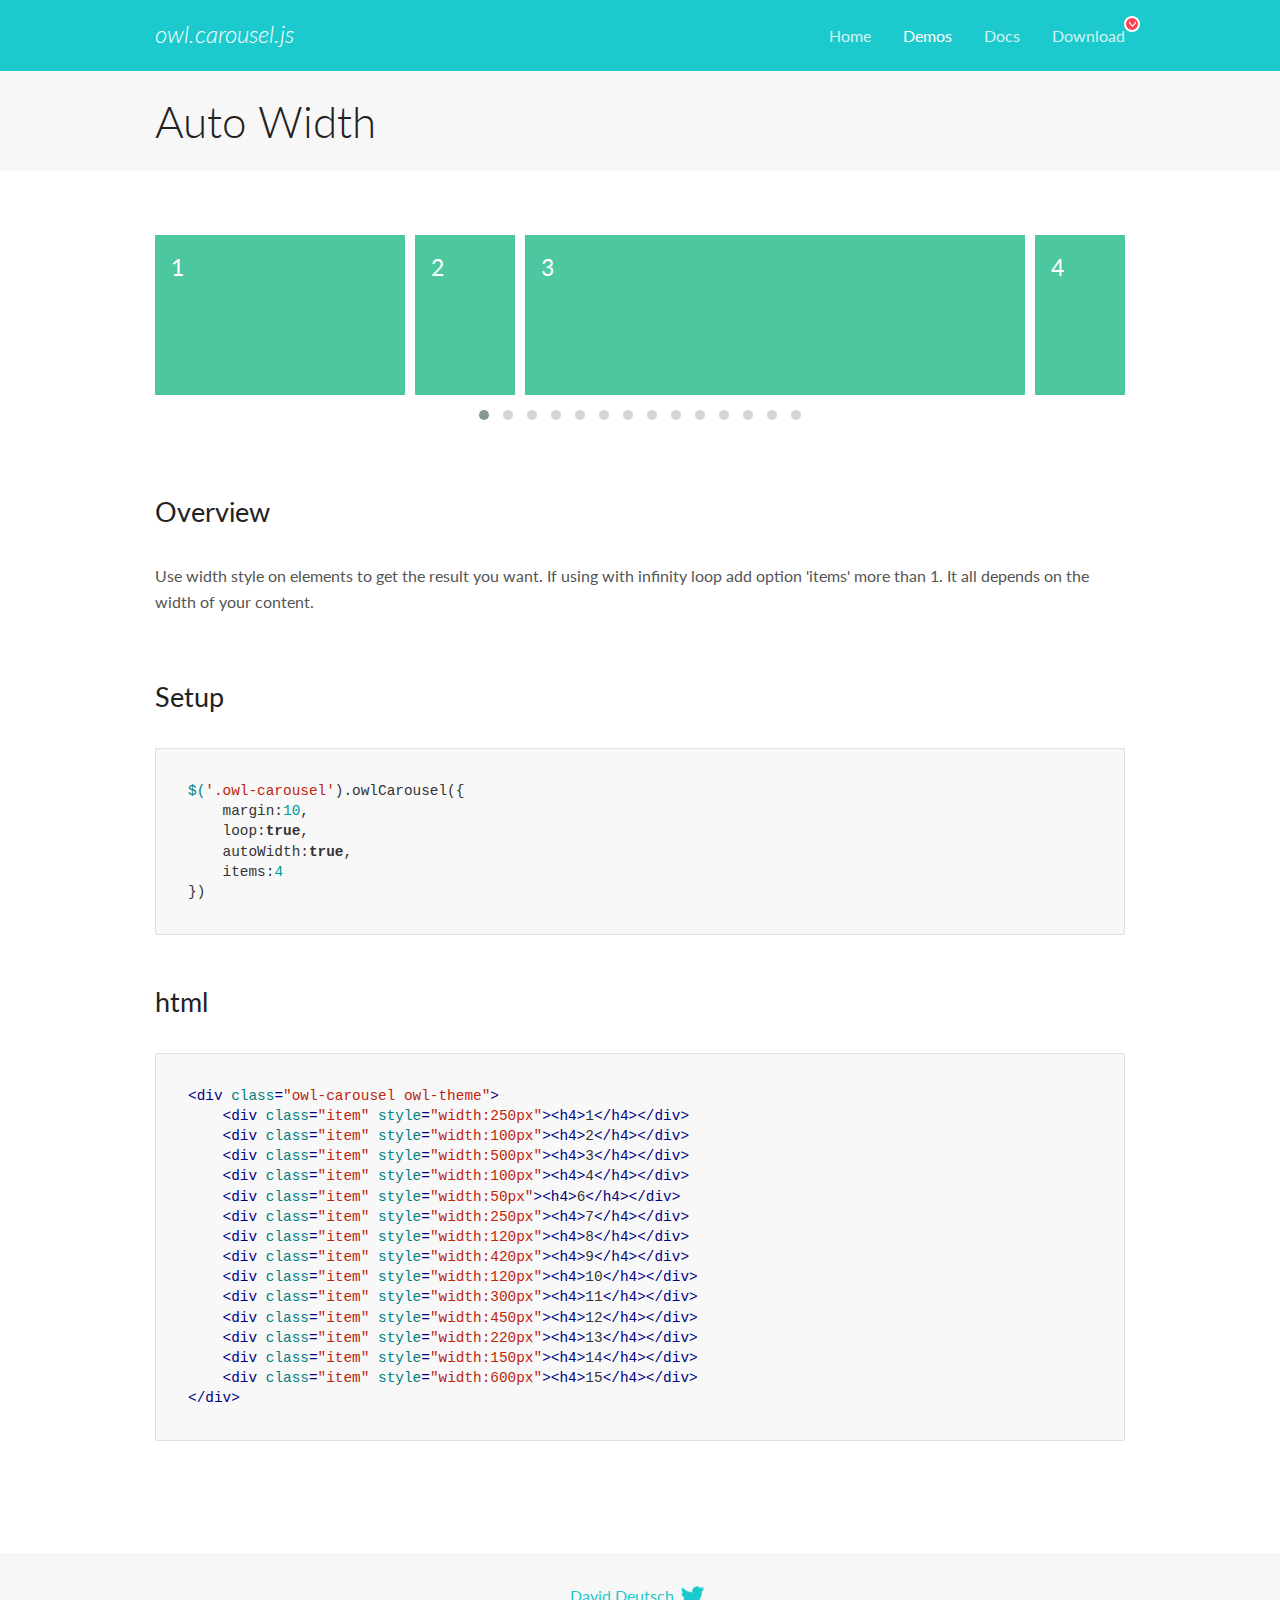
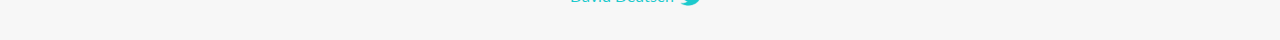
<file: Frontend-Project/plugin/owl-carousel/docs/demos/autowidth.html>
<!DOCTYPE html>
<html lang="en">
  <head>

    <!-- head -->
    <meta charset="utf-8">
    <meta name="msapplication-tap-highlight" content="no" />
    <meta name="viewport" content="width=device-width, initial-scale=1.0" />
    <meta name="description" content="Auto Width">
    <meta name="author" content="David Deutsch">
    <title>
      Auto Width Demo | Owl Carousel | 2.3.4
    </title>

    <!-- Stylesheets -->
    <link href='https://fonts.googleapis.com/css?family=Lato:300,400,700,400italic,300italic' rel='stylesheet' type='text/css'>
    <link rel="stylesheet" href="../assets/css/docs.theme.min.css">

    <!-- Owl Stylesheets -->
    <link rel="stylesheet" href="../assets/owlcarousel/assets/owl.carousel.min.css">
    <link rel="stylesheet" href="../assets/owlcarousel/assets/owl.theme.default.min.css">

    <!-- HTML5 shim and Respond.js IE8 support of HTML5 elements and media queries -->

    <!--[if lt IE 9]>
      <script src="https://oss.maxcdn.com/libs/html5shiv/3.7.0/html5shiv.js"></script>
      <script src="https://oss.maxcdn.com/libs/respond.js/1.3.0/respond.min.js"></script>
    <![endif]-->

    <!-- Favicons -->
    <link rel="apple-touch-icon-precomposed" sizes="144x144" href="../assets/ico/apple-touch-icon-144-precomposed.png">
    <link rel="shortcut icon" href="../assets/ico/favicon.png">
    <link rel="shortcut icon" href="favicon.ico">

    <!-- Yeah i know js should not be in header. Its required for demos.-->

    <!-- javascript -->
    <script src="../assets/vendors/jquery.min.js"></script>
    <script src="../assets/owlcarousel/owl.carousel.js"></script>
  </head>
  <body>

    <!-- header -->
    <header class="header">
      <div class="row">
        <div class="large-12 columns">
          <div class="brand left">
            <h3>
              <a href="/OwlCarousel2/">owl.carousel.js</a> 
            </h3>
          </div>
          <a id="toggle-nav" class="right">
            <span></span> <span></span> <span></span> 
          </a> 
          <div class="nav-bar">
            <ul class="clearfix">
              <li> <a href="/OwlCarousel2/index.html">Home</a>  </li>
              <li class="active">
                <a href="/OwlCarousel2/demos/demos.html">Demos</a> 
              </li>
              <li> <a href="/OwlCarousel2/docs/started-welcome.html">Docs</a>  </li>
              <li>
                <a href="https://github.com/OwlCarousel2/OwlCarousel2/archive/2.3.4.zip">Download</a> 
                <span class="download"></span> 
              </li>
            </ul>
          </div>
        </div>
      </div>
    </header>

    <!-- title -->
    <section class="title">
      <div class="row">
        <div class="large-12 columns">
          <h1>Auto Width</h1>
        </div>
      </div>
    </section>

    <!--  Demos -->
    <section id="demos">
      <div class="row">
        <div class="large-12 columns">
          <div class="owl-carousel owl-theme">
            <div class="item" style="width:250px">
              <h4>1</h4>
            </div>
            <div class="item" style="width:100px">
              <h4>2</h4>
            </div>
            <div class="item" style="width:500px">
              <h4>3</h4>
            </div>
            <div class="item" style="width:100px">
              <h4>4</h4>
            </div>
            <div class="item" style="width:50px">
              <h4>6</h4>
            </div>
            <div class="item" style="width:250px">
              <h4>7</h4>
            </div>
            <div class="item" style="width:120px">
              <h4>8</h4>
            </div>
            <div class="item" style="width:420px">
              <h4>9</h4>
            </div>
            <div class="item" style="width:120px">
              <h4>10</h4>
            </div>
            <div class="item" style="width:300px">
              <h4>11</h4>
            </div>
            <div class="item" style="width:450px">
              <h4>12</h4>
            </div>
            <div class="item" style="width:220px">
              <h4>13</h4>
            </div>
            <div class="item" style="width:150px">
              <h4>14</h4>
            </div>
            <div class="item" style="width:600px">
              <h4>15</h4>
            </div>
          </div>
          <h3 id="overview">Overview</h3>
          <p>Use width style on elements to get the result you want. If using with infinity loop add option &#39;items&#39; more than 1. It all depends on the width of your content.</p>
          <h3 id="setup">Setup</h3>
          <pre><code>$(&#39;.owl-carousel&#39;).owlCarousel({
    margin:10,
    loop:true,
    autoWidth:true,
    items:4
})</code></pre>
          <h3 id="html">html</h3>
          <pre><code>&lt;div class=&quot;owl-carousel owl-theme&quot;&gt;
    &lt;div class=&quot;item&quot; style=&quot;width:250px&quot;&gt;&lt;h4&gt;1&lt;/h4&gt;&lt;/div&gt;
    &lt;div class=&quot;item&quot; style=&quot;width:100px&quot;&gt;&lt;h4&gt;2&lt;/h4&gt;&lt;/div&gt;
    &lt;div class=&quot;item&quot; style=&quot;width:500px&quot;&gt;&lt;h4&gt;3&lt;/h4&gt;&lt;/div&gt;
    &lt;div class=&quot;item&quot; style=&quot;width:100px&quot;&gt;&lt;h4&gt;4&lt;/h4&gt;&lt;/div&gt;
    &lt;div class=&quot;item&quot; style=&quot;width:50px&quot;&gt;&lt;h4&gt;6&lt;/h4&gt;&lt;/div&gt;
    &lt;div class=&quot;item&quot; style=&quot;width:250px&quot;&gt;&lt;h4&gt;7&lt;/h4&gt;&lt;/div&gt;
    &lt;div class=&quot;item&quot; style=&quot;width:120px&quot;&gt;&lt;h4&gt;8&lt;/h4&gt;&lt;/div&gt;
    &lt;div class=&quot;item&quot; style=&quot;width:420px&quot;&gt;&lt;h4&gt;9&lt;/h4&gt;&lt;/div&gt;
    &lt;div class=&quot;item&quot; style=&quot;width:120px&quot;&gt;&lt;h4&gt;10&lt;/h4&gt;&lt;/div&gt;
    &lt;div class=&quot;item&quot; style=&quot;width:300px&quot;&gt;&lt;h4&gt;11&lt;/h4&gt;&lt;/div&gt;
    &lt;div class=&quot;item&quot; style=&quot;width:450px&quot;&gt;&lt;h4&gt;12&lt;/h4&gt;&lt;/div&gt;
    &lt;div class=&quot;item&quot; style=&quot;width:220px&quot;&gt;&lt;h4&gt;13&lt;/h4&gt;&lt;/div&gt;
    &lt;div class=&quot;item&quot; style=&quot;width:150px&quot;&gt;&lt;h4&gt;14&lt;/h4&gt;&lt;/div&gt;
    &lt;div class=&quot;item&quot; style=&quot;width:600px&quot;&gt;&lt;h4&gt;15&lt;/h4&gt;&lt;/div&gt;
&lt;/div&gt;</code></pre>
          <script>
            $(document).ready(function() {
              $('.owl-carousel').owlCarousel({
                margin: 10,
                loop: true,
                autoWidth: true,
                items: 4
              })
            })
          </script>
        </div>
      </div>
    </section>

    <!-- footer -->
    <footer class="footer">
      <div class="row">
        <div class="large-12 columns">
          <h5>
            <a href="/OwlCarousel2/docs/support-contact.html">David Deutsch</a> 
            <a id="custom-tweet-button" href="https://twitter.com/share?url=https://github.com/OwlCarousel2/OwlCarousel2&text=Owl Carousel - This is so awesome! " target="_blank"></a> 
          </h5>
        </div>
      </div>
    </footer>

    <!-- vendors -->
    <script src="../assets/vendors/highlight.js"></script>
    <script src="../assets/js/app.js"></script>
  </body>
</html>
</file>
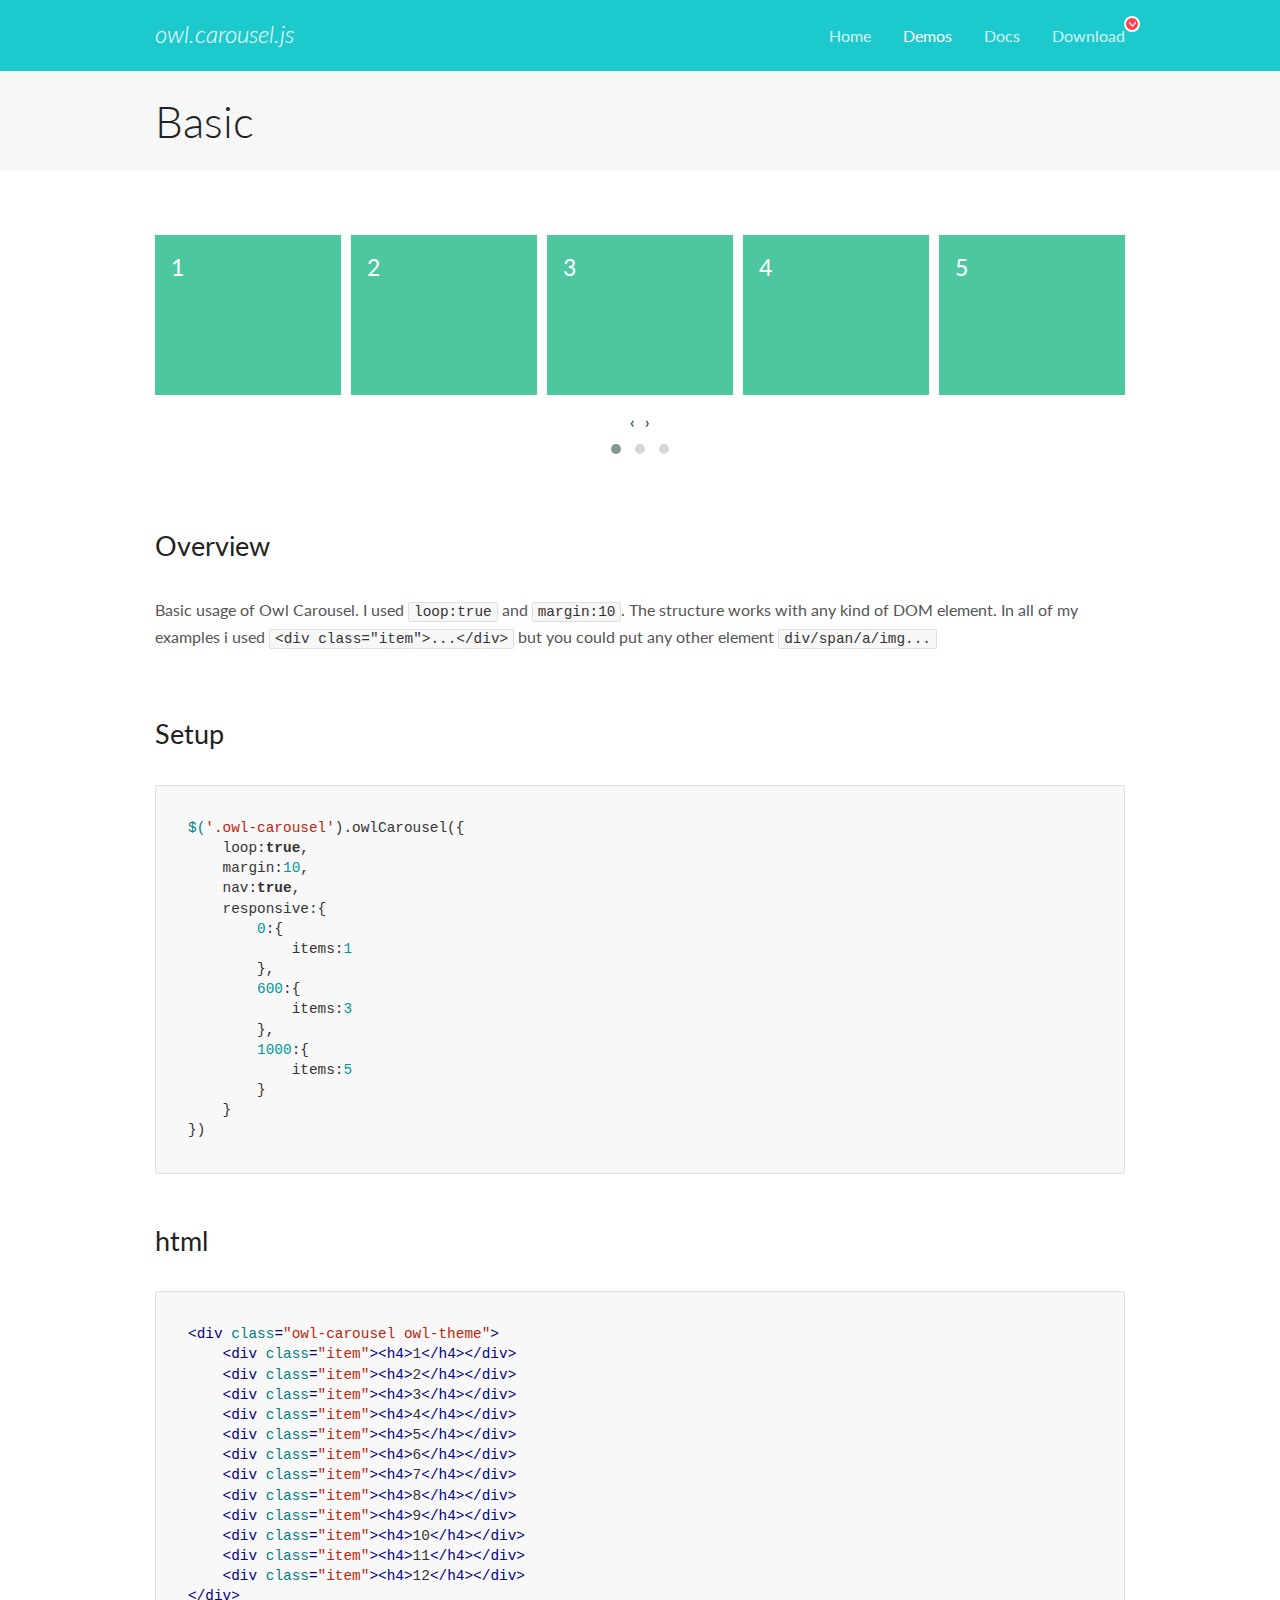
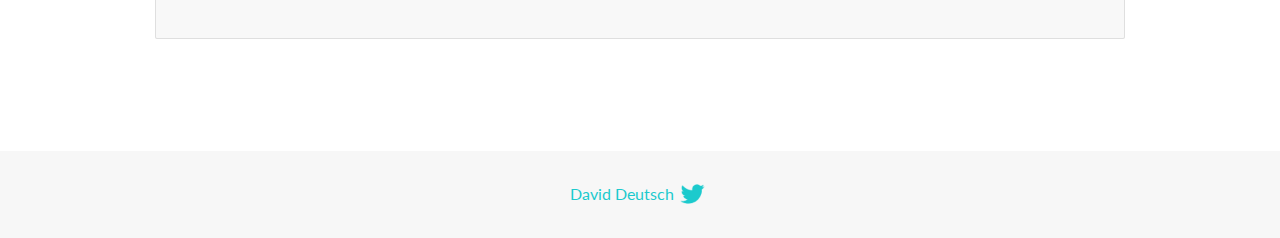
<file: Frontend-Project/plugin/owl-carousel/docs/demos/basic.html>
<!DOCTYPE html>
<html lang="en">
  <head>

    <!-- head -->
    <meta charset="utf-8">
    <meta name="msapplication-tap-highlight" content="no" />
    <meta name="viewport" content="width=device-width, initial-scale=1.0" />
    <meta name="description" content="Basic usage demo">
    <meta name="author" content="David Deutsch">
    <title>
      Basic Demo | Owl Carousel | 2.3.4
    </title>

    <!-- Stylesheets -->
    <link href='https://fonts.googleapis.com/css?family=Lato:300,400,700,400italic,300italic' rel='stylesheet' type='text/css'>
    <link rel="stylesheet" href="../assets/css/docs.theme.min.css">

    <!-- Owl Stylesheets -->
    <link rel="stylesheet" href="../assets/owlcarousel/assets/owl.carousel.min.css">
    <link rel="stylesheet" href="../assets/owlcarousel/assets/owl.theme.default.min.css">

    <!-- HTML5 shim and Respond.js IE8 support of HTML5 elements and media queries -->

    <!--[if lt IE 9]>
      <script src="https://oss.maxcdn.com/libs/html5shiv/3.7.0/html5shiv.js"></script>
      <script src="https://oss.maxcdn.com/libs/respond.js/1.3.0/respond.min.js"></script>
    <![endif]-->

    <!-- Favicons -->
    <link rel="apple-touch-icon-precomposed" sizes="144x144" href="../assets/ico/apple-touch-icon-144-precomposed.png">
    <link rel="shortcut icon" href="../assets/ico/favicon.png">
    <link rel="shortcut icon" href="favicon.ico">

    <!-- Yeah i know js should not be in header. Its required for demos.-->

    <!-- javascript -->
    <script src="../assets/vendors/jquery.min.js"></script>
    <script src="../assets/owlcarousel/owl.carousel.js"></script>
  </head>
  <body>

    <!-- header -->
    <header class="header">
      <div class="row">
        <div class="large-12 columns">
          <div class="brand left">
            <h3>
              <a href="/OwlCarousel2/">owl.carousel.js</a> 
            </h3>
          </div>
          <a id="toggle-nav" class="right">
            <span></span> <span></span> <span></span> 
          </a> 
          <div class="nav-bar">
            <ul class="clearfix">
              <li> <a href="/OwlCarousel2/index.html">Home</a>  </li>
              <li class="active">
                <a href="/OwlCarousel2/demos/demos.html">Demos</a> 
              </li>
              <li> <a href="/OwlCarousel2/docs/started-welcome.html">Docs</a>  </li>
              <li>
                <a href="https://github.com/OwlCarousel2/OwlCarousel2/archive/2.3.4.zip">Download</a> 
                <span class="download"></span> 
              </li>
            </ul>
          </div>
        </div>
      </div>
    </header>

    <!-- title -->
    <section class="title">
      <div class="row">
        <div class="large-12 columns">
          <h1>Basic</h1>
        </div>
      </div>
    </section>

    <!--  Demos -->
    <section id="demos">
      <div class="row">
        <div class="large-12 columns">
          <div class="owl-carousel owl-theme">
            <div class="item">
              <h4>1</h4>
            </div>
            <div class="item">
              <h4>2</h4>
            </div>
            <div class="item">
              <h4>3</h4>
            </div>
            <div class="item">
              <h4>4</h4>
            </div>
            <div class="item">
              <h4>5</h4>
            </div>
            <div class="item">
              <h4>6</h4>
            </div>
            <div class="item">
              <h4>7</h4>
            </div>
            <div class="item">
              <h4>8</h4>
            </div>
            <div class="item">
              <h4>9</h4>
            </div>
            <div class="item">
              <h4>10</h4>
            </div>
            <div class="item">
              <h4>11</h4>
            </div>
            <div class="item">
              <h4>12</h4>
            </div>
          </div>
          <h3 id="overview">Overview</h3>
          <p>Basic usage of Owl Carousel. I used <code>loop:true</code> and <code>margin:10</code>. The structure works with any kind of DOM element. In all of my examples i used <code>&lt;div class=&quot;item&quot;&gt;...&lt;/div&gt;</code> but you could
            put any other element <code>div/span/a/img...</code></p>
          <h3 id="setup">Setup</h3>
          <pre><code>$(&#39;.owl-carousel&#39;).owlCarousel({
    loop:true,
    margin:10,
    nav:true,
    responsive:{
        0:{
            items:1
        },
        600:{
            items:3
        },
        1000:{
            items:5
        }
    }
})</code></pre>
          <h3 id="html">html</h3>
          <pre><code>&lt;div class=&quot;owl-carousel owl-theme&quot;&gt;
    &lt;div class=&quot;item&quot;&gt;&lt;h4&gt;1&lt;/h4&gt;&lt;/div&gt;
    &lt;div class=&quot;item&quot;&gt;&lt;h4&gt;2&lt;/h4&gt;&lt;/div&gt;
    &lt;div class=&quot;item&quot;&gt;&lt;h4&gt;3&lt;/h4&gt;&lt;/div&gt;
    &lt;div class=&quot;item&quot;&gt;&lt;h4&gt;4&lt;/h4&gt;&lt;/div&gt;
    &lt;div class=&quot;item&quot;&gt;&lt;h4&gt;5&lt;/h4&gt;&lt;/div&gt;
    &lt;div class=&quot;item&quot;&gt;&lt;h4&gt;6&lt;/h4&gt;&lt;/div&gt;
    &lt;div class=&quot;item&quot;&gt;&lt;h4&gt;7&lt;/h4&gt;&lt;/div&gt;
    &lt;div class=&quot;item&quot;&gt;&lt;h4&gt;8&lt;/h4&gt;&lt;/div&gt;
    &lt;div class=&quot;item&quot;&gt;&lt;h4&gt;9&lt;/h4&gt;&lt;/div&gt;
    &lt;div class=&quot;item&quot;&gt;&lt;h4&gt;10&lt;/h4&gt;&lt;/div&gt;
    &lt;div class=&quot;item&quot;&gt;&lt;h4&gt;11&lt;/h4&gt;&lt;/div&gt;
    &lt;div class=&quot;item&quot;&gt;&lt;h4&gt;12&lt;/h4&gt;&lt;/div&gt;
&lt;/div&gt;</code></pre>
          <script>
            $(document).ready(function() {
              var owl = $('.owl-carousel');
              owl.owlCarousel({
                margin: 10,
                nav: true,
                loop: true,
                responsive: {
                  0: {
                    items: 1
                  },
                  600: {
                    items: 3
                  },
                  1000: {
                    items: 5
                  }
                }
              })
            })
          </script>
        </div>
      </div>
    </section>

    <!-- footer -->
    <footer class="footer">
      <div class="row">
        <div class="large-12 columns">
          <h5>
            <a href="/OwlCarousel2/docs/support-contact.html">David Deutsch</a> 
            <a id="custom-tweet-button" href="https://twitter.com/share?url=https://github.com/OwlCarousel2/OwlCarousel2&text=Owl Carousel - This is so awesome! " target="_blank"></a> 
          </h5>
        </div>
      </div>
    </footer>

    <!-- vendors -->
    <script src="../assets/vendors/highlight.js"></script>
    <script src="../assets/js/app.js"></script>
  </body>
</html>
</file>
<file: Frontend-Project/assets/css/style.css>
#part-2 .ui-ux-design a,
#part-3 .ui-ux-design a {
  margin-top: 20px;
  border-radius: 5px;
  text-decoration: none;
  font-family: "Poppins", sans-serif;
  background-color: #080a3c;
  padding: 12px 18px;
  display: inline-block;
  color: white;
  text-align: center;
}

#our-amazing .custom-part4-item .custom-part4-icon {
  width: 85px;
  height: 85px;
  text-align: center;
  font-size: 45px;
  position: relative;
  border-radius: 10px;
  margin-bottom: 22px;
  -webkit-transition: 0.5s;
  transition: 0.5s;
  background-color: #ffd7cb;
  line-height: 85px;
}

#pricing .pricing-body .pricing-body-content .pricing-body-content-btn a,
#pricing
  .pricing-body
  .pricing-body-content
  .pricing-body-content-inter
  .pricing-body-content-btn
  a {
  text-decoration: none;
  background-color: #080a3c;
  color: white;
  border: none;
  position: relative;
  display: inline-block;
  text-align: center;
  overflow: hidden;
  z-index: 1;
  color: #fff;
  -webkit-transition: 0.5s;
  transition: 0.5s;
  border-radius: 5px;
  font-weight: 500;
  font-size: 15px;
  padding-left: 25px;
  padding-right: 25px;
  padding-top: 13px;
  padding-bottom: 13px;
  -webkit-border-radius: 5px;
  -moz-border-radius: 5px;
  -ms-border-radius: 5px;
  -o-border-radius: 5px;
}

body {
  position: relative;
  font-family: "Poppins", sans-serif;
}

.navbar-area {
  position: absolute;
  background-color: transparent;
  height: auto;
  z-index: 1040;
  left: 0;
  width: 100%;
  top: 0;
  -webkit-transition: all 0.5s linear;
  transition: all 0.5s linear;
}

.navbar-area.sticky {
  position: fixed;
  -webkit-animation: nav 0.5s linear;
  animation: nav 0.5s linear;
  -webkit-box-shadow: 0 2px 28px 0 rgba(0, 0, 0, 0.09);
  box-shadow: 0 2px 28px 0 rgba(0, 0, 0, 0.09);
  background-color: #fff;
}

.navbar-area .nav-strax-logo {
  background-color: transparent;
}

.navbar-area .nav-strax-logo .navbar .navbar-brand img {
  max-width: 100%;
  height: auto;
}

.navbar-area .nav-strax-logo .navbar .mean-menu {
  -webkit-box-pack: center;
  -ms-flex-pack: center;
  justify-content: center;
  margin-left: 25px;
}

.navbar-area .nav-strax-logo .navbar .mean-menu .navbar-nav .nav-item a {
  -webkit-transition: all 0.5s linear;
  transition: all 0.5s linear;
  font-size: 15px;
  font-weight: 500;
  color: #4a6f8a;
  padding-left: 0;
  padding-right: 0;
  padding-top: 30px;
  padding-bottom: 30px;
  margin-left: 13px;
  margin-right: 13px;
}

.navbar-area .nav-strax-logo .navbar .mean-menu .navbar-nav .nav-item i {
  -webkit-transition: all 0.5s linear;
  transition: all 0.5s linear;
}

.navbar-area .nav-strax-logo .navbar .mean-menu .navbar-nav .nav-item:hover a {
  color: #13c4a1;
}

.navbar-area .nav-strax-logo .navbar .mean-menu .navbar-nav .nav-item:hover i {
  color: #13c4a1;
}

.navbar-area .nav-strax-logo .navbar .mean-menu .navbar-nav .n-1 {
  position: relative;
}

.navbar-area
  .nav-strax-logo
  .navbar
  .mean-menu
  .navbar-nav
  .n-1
  .dropdown-menu {
  display: -webkit-box;
  display: -ms-flexbox;
  display: flex;
  width: 635px;
  padding: 0 10px 5px;
  border-radius: 5px;
  -webkit-box-shadow: 0 0 15px 0 rgba(0, 0, 0, 0.01);
  box-shadow: 0 0 15px 0 rgba(0, 0, 0, 0.01);
  background: #fff;
  position: absolute;
  border: none;
  top: 60px;
  left: 20px;
  z-index: 99;
  opacity: 0;
  visibility: hidden;
  -webkit-transition: all 0.3s ease-in-out;
  transition: all 0.3s ease-in-out;
  margin-top: 20px;
  border-top: 2px solid #13c4a1;
}

.navbar-area
  .nav-strax-logo
  .navbar
  .mean-menu
  .navbar-nav
  .n-1
  .dropdown-menu
  li:nth-of-type(1) {
  width: 50%;
  padding: 0 10px;
}

.navbar-area
  .nav-strax-logo
  .navbar
  .mean-menu
  .navbar-nav
  .n-1
  .dropdown-menu
  li:nth-of-type(1)
  h3 {
  font-size: 17px;
  margin-top: 20px;
  border-bottom: 1px dashed #e5e5e5;
  margin-bottom: 0;
  padding-bottom: 10px;
  position: relative;
}

.navbar-area
  .nav-strax-logo
  .navbar
  .mean-menu
  .navbar-nav
  .n-1
  .dropdown-menu
  li:nth-of-type(1)
  a {
  display: block;
  padding: 13px 20px 11px;
  margin: 0;
  position: relative;
  color: #4a6f8a;
  border-bottom: 1px dashed #e5e5e5;
  font-size: 14px;
  font-weight: 500;
  -webkit-transition: all 0.3s linear;
  transition: all 0.3s linear;
  text-decoration: none;
}

.navbar-area
  .nav-strax-logo
  .navbar
  .mean-menu
  .navbar-nav
  .n-1
  .dropdown-menu
  li:nth-of-type(1)
  a:hover {
  color: #13c4a1;
}

.navbar-area
  .nav-strax-logo
  .navbar
  .mean-menu
  .navbar-nav
  .n-1
  .dropdown-menu
  li:nth-of-type(2) {
  width: 50%;
  padding: 0 10px;
}

.navbar-area
  .nav-strax-logo
  .navbar
  .mean-menu
  .navbar-nav
  .n-1
  .dropdown-menu
  li:nth-of-type(2)
  h3 {
  font-size: 17px;
  margin-top: 20px;
  border-bottom: 1px dashed #e5e5e5;
  margin-bottom: 0;
  padding-bottom: 10px;
  position: relative;
}

.navbar-area
  .nav-strax-logo
  .navbar
  .mean-menu
  .navbar-nav
  .n-1
  .dropdown-menu
  li:nth-of-type(2)
  a {
  display: block;
  padding: 13px 20px 11px;
  margin: 0;
  position: relative;
  color: #4a6f8a;
  border-bottom: 1px dashed #e5e5e5;
  font-size: 14px;
  font-weight: 500;
  -webkit-transition: all 0.3s linear;
  transition: all 0.3s linear;
  text-decoration: none;
}

.navbar-area
  .nav-strax-logo
  .navbar
  .mean-menu
  .navbar-nav
  .n-1
  .dropdown-menu
  li:nth-of-type(2)
  a:hover {
  color: #13c4a1;
}

.navbar-area
  .nav-strax-logo
  .navbar
  .mean-menu
  .navbar-nav
  .n-1:hover
  .dropdown-menu {
  opacity: 1;
  visibility: visible;
}

.navbar-area .nav-strax-logo .navbar .mean-menu .navbar-nav .n-4 {
  position: relative;
}

.navbar-area
  .nav-strax-logo
  .navbar
  .mean-menu
  .navbar-nav
  .n-4
  .dropdown-menu {
  -webkit-box-shadow: 0 0 15px 0 rgba(0, 0, 0, 0.1);
  box-shadow: 0 0 15px 0 rgba(0, 0, 0, 0.1);
  background: #fff;
  position: absolute;
  border: none;
  top: 60px;
  left: 0;
  width: 250px;
  z-index: 99;
  display: block;
  opacity: 0;
  visibility: hidden;
  border-radius: 0;
  -webkit-transition: all 0.3s ease-in-out;
  transition: all 0.3s ease-in-out;
  margin-top: 20px;
  border-top: 2px solid #13c4a1;
  padding: 0;
  border-radius: 5px;
}

.navbar-area
  .nav-strax-logo
  .navbar
  .mean-menu
  .navbar-nav
  .n-4
  .dropdown-menu
  .nav-item {
  padding: 0;
}

.navbar-area
  .nav-strax-logo
  .navbar
  .mean-menu
  .navbar-nav
  .n-4
  .dropdown-menu
  .nav-item
  .nav-link {
  padding: 13px 20px 11px;
  margin: 0;
  position: relative;
  color: #4a6f8a;
  border-bottom: 1px dashed #e5e5e5;
  font-size: 14px;
  font-weight: 500;
  -webkit-transition: all 0.3s linear;
  transition: all 0.3s linear;
}

.navbar-area
  .nav-strax-logo
  .navbar
  .mean-menu
  .navbar-nav
  .n-4
  .dropdown-menu
  .nav-item
  .nav-link:hover {
  color: #13c4a1;
}

.navbar-area
  .nav-strax-logo
  .navbar
  .mean-menu
  .navbar-nav
  .n-4:hover
  .dropdown-menu {
  visibility: visible;
  opacity: 1;
}

.navbar-area
  .nav-strax-logo
  .navbar
  .mean-menu
  .navbar-nav
  .n-4
  .n-inner-1
  .dropdown-menu {
  left: -250px;
  top: -20px;
  opacity: 0;
  visibility: hidden;
}

.navbar-area
  .nav-strax-logo
  .navbar
  .mean-menu
  .navbar-nav
  .n-4
  .n-inner-1:hover
  .dropdown-menu {
  visibility: visible;
  opacity: 1;
}

.navbar-area .nav-strax-logo .navbar .mean-menu .navbar-nav .n-5 {
  position: relative;
}

.navbar-area
  .nav-strax-logo
  .navbar
  .mean-menu
  .navbar-nav
  .n-5
  .dropdown-menu {
  -webkit-box-shadow: 0 0 15px 0 rgba(0, 0, 0, 0.1);
  box-shadow: 0 0 15px 0 rgba(0, 0, 0, 0.1);
  background: #fff;
  position: absolute;
  border: none;
  top: 60px;
  left: 0;
  width: 250px;
  z-index: 99;
  display: block;
  opacity: 0;
  visibility: hidden;
  border-radius: 0;
  -webkit-transition: all 0.3s ease-in-out;
  transition: all 0.3s ease-in-out;
  margin-top: 20px;
  border-top: 2px solid #13c4a1;
  padding: 0;
  border-radius: 5px;
}

.navbar-area
  .nav-strax-logo
  .navbar
  .mean-menu
  .navbar-nav
  .n-5
  .dropdown-menu
  .nav-item {
  padding: 0;
}

.navbar-area
  .nav-strax-logo
  .navbar
  .mean-menu
  .navbar-nav
  .n-5
  .dropdown-menu
  .nav-item
  .nav-link {
  padding: 13px 20px 11px;
  margin: 0;
  position: relative;
  color: #4a6f8a;
  border-bottom: 1px dashed #e5e5e5;
  font-size: 14px;
  font-weight: 500;
  -webkit-transition: all 0.3s linear;
  transition: all 0.3s linear;
}

.navbar-area
  .nav-strax-logo
  .navbar
  .mean-menu
  .navbar-nav
  .n-5
  .dropdown-menu
  .nav-item
  .nav-link:hover {
  color: #13c4a1;
}

.navbar-area
  .nav-strax-logo
  .navbar
  .mean-menu
  .navbar-nav
  .n-5:hover
  .dropdown-menu {
  visibility: visible;
  opacity: 1;
}

.navbar-area .nav-strax-logo .navbar .mean-menu .others-options {
  margin-left: 25px;
  text-align: end;
  width: 50%;
}

.navbar-area .nav-strax-logo .navbar .mean-menu .others-options .default-btn {
  text-decoration: none;
  color: #fff;
  background-color: #13c4a1;
  border: none;
  position: relative;
  display: inline-block;
  text-align: center;
  overflow: hidden;
  z-index: 1;
  -webkit-transition: 0.5s;
  transition: 0.5s;
  border-radius: 5px;
  font-weight: 500;
  font-size: 15px;
  padding-left: 50px;
  padding-right: 25px;
  padding-top: 13px;
  padding-bottom: 13px;
}

.navbar-area .nav-strax-logo .navbar .mean-menu .others-options .default-btn i {
  position: absolute;
  left: 30px;
  -webkit-transition: 0.5s;
  transition: 0.5s;
  top: 50%;
  -webkit-transform: translateY(-50%);
  transform: translateY(-50%);
  font-size: 20px;
}

.navbar-area .nav-strax-logo .navbar .mean-menu .others-options .optional-btn {
  margin-left: 10px;
  text-decoration: none;
  border: 1px solid #fff;
  position: relative;
  display: inline-block;
  text-align: center;
  overflow: hidden;
  z-index: 1;
  color: #fff;
  background-color: transparent;
  -webkit-transition: 0.5s;
  transition: 0.5s;
  border-radius: 5px;
  font-weight: 500;
  font-size: 15px;
  padding-left: 55px;
  padding-right: 30px;
  padding-top: 13px;
  padding-bottom: 13px;
}

.navbar-area
  .nav-strax-logo
  .navbar
  .mean-menu
  .others-options
  .optional-btn
  i {
  position: absolute;
  left: 30px;
  -webkit-transition: 0.5s;
  transition: 0.5s;
  top: 50%;
  -webkit-transform: translateY(-50%);
  transform: translateY(-50%);
  font-size: 20px;
  color: #fff;
}

.custom-banner {
  display: -webkit-box;
  display: -ms-flexbox;
  display: flex;
  padding: 0;
}

.custom-banner .custom-banner-left {
  padding-top: 275px;
  padding-right: 170px;
  padding-left: 125px;
}

.custom-banner .custom-banner-left h1 {
  font-size: 57px;
  font-weight: 600;
  color: #080a3c;
  font-family: "Poppins", sans-serif;
}

.custom-banner .custom-banner-left p {
  font-family: "Poppins", sans-serif;
  color: #4a6f8a;
  margin-bottom: 12px;
  line-height: 1.8;
  font-size: 15px;
  margin-top: 18px;
  max-width: 540px;
}

.custom-banner .custom-banner-left a {
  margin-top: 20px;
  border-radius: 5px;
  text-decoration: none;
  font-family: "Poppins", sans-serif;
  background-color: #080a3c;
  padding: 12px 18px;
  display: inline-block;
  color: white;
}

.custom-banner .custom-banner-left a .fa-gripfire {
  font-size: 20px;
  margin-right: 10px;
  color: #ff612f;
}

.custom-banner .owl-carousel {
  position: relative;
}

.custom-banner .owl-carousel .owl-nav {
  display: none;
}

.custom-banner .owl-carousel .owl-dots {
  position: absolute;
  bottom: 15px;
  left: 0;
  right: 0;
  text-align: center;
}

.custom-banner .owl-carousel .owl-dots .owl-dot {
  display: inline-block;
}

.custom-banner .owl-carousel .owl-dots .owl-dot.active span {
  background-color: #13c4a1;
}

.custom-banner .owl-carousel .owl-dots .owl-dot span {
  width: 10px;
  height: 10px;
  margin: 5px 7px;
  background: #d6d6d6;
  display: block;
  -webkit-transition: opacity 0.2s ease;
  transition: opacity 0.2s ease;
  border-radius: 30px;
}

.custom-banner .owl-carousel .owl-dots .owl-dot span:hover {
  background-color: #13c4a1;
}

.custom-banner .custom-banner-right {
  background-image: url("../img/banner-img1.jpg");
  height: 100vh;
  position: relative;
  width: 633px;
  z-index: 4;
  border-bottom-left-radius: 100px;
  background-repeat: no-repeat;
  background-size: cover;
  background-position: center center;
}

.custom-banner .custom-banner-right-2 {
  background-image: url("../img/banner-img2 (1).jpg");
  height: 100vh;
  position: relative;
  width: 633px;
  z-index: 4;
  border-bottom-left-radius: 100px;
  background-repeat: no-repeat;
  background-size: cover;
  background-position: center center;
}

.custom-banner .custom-banner-right-3 {
  background-image: url("../img/banner-img3.jpg");
  height: 100vh;
  position: relative;
  width: 633px;
  z-index: 4;
  border-bottom-left-radius: 100px;
  background-repeat: no-repeat;
  background-size: cover;
  background-position: center center;
}

#banner {
  position: relative;
}

#banner .shape-19 {
  position: absolute;
  right: 35%;
  bottom: -25px;
  z-index: 0;
  -webkit-animation: shape19 7s linear infinite;
  animation: shape19 7s linear infinite;
}

#banner .shape-20 {
  position: absolute;
  right: 55%;
  bottom: 5%;
  z-index: -1;
  -webkit-animation: shape20 7s linear infinite;
  animation: shape20 7s linear infinite;
}

#banner .shape-21 {
  position: absolute;
  left: 0;
  top: 50%;
  -webkit-transform: translateY(-50%);
  transform: translateY(-50%);
  z-index: -1;
  -webkit-animation: shape21 5s linear infinite;
  animation: shape21 5s linear infinite;
}

#banner .shape-22 {
  position: absolute;
  left: 5%;
  top: 15%;
  z-index: -1;
  -webkit-animation: shape22 12s linear infinite;
  animation: shape22 12s linear infinite;
}

#banner .shape-24 {
  position: absolute;
  left: 25%;
  top: 40%;
  z-index: -1;
  -webkit-animation: shape24 12s linear infinite;
  animation: shape24 12s linear infinite;
}

#banner .shape-26 {
  position: absolute;
  left: 30%;
  top: 15%;
  z-index: -1;
  -webkit-animation: shape26 5s linear infinite;
  animation: shape26 5s linear infinite;
}

@-webkit-keyframes nav {
  0% {
    top: -100px;
  }
  100% {
    top: 0;
  }
}

@keyframes nav {
  0% {
    top: -100px;
  }
  100% {
    top: 0;
  }
}

@-webkit-keyframes shape21 {
  0% {
    top: 50%;
  }
  50% {
    top: 48%;
  }
  100% {
    top: 50%;
  }
}

@keyframes shape21 {
  0% {
    top: 50%;
  }
  50% {
    top: 48%;
  }
  100% {
    top: 50%;
  }
}

@-webkit-keyframes shape22 {
  0% {
    left: 5%;
    top: 15%;
  }
  25% {
    left: 15%;
    top: 15%;
  }
  50% {
    left: 18%;
    top: 20%;
  }
  75% {
    left: 10%;
    top: 25%;
  }
  100% {
    left: 5%;
    top: 15%;
  }
}

@keyframes shape22 {
  0% {
    left: 5%;
    top: 15%;
  }
  25% {
    left: 15%;
    top: 15%;
  }
  50% {
    left: 18%;
    top: 20%;
  }
  75% {
    left: 10%;
    top: 25%;
  }
  100% {
    left: 5%;
    top: 15%;
  }
}

@-webkit-keyframes shape26 {
  0% {
    left: 30%;
  }
  50% {
    left: 32%;
  }
  100% {
    left: 30%;
  }
}

@keyframes shape26 {
  0% {
    left: 30%;
  }
  50% {
    left: 32%;
  }
  100% {
    left: 30%;
  }
}

@-webkit-keyframes shape24 {
  0% {
    left: 25%;
    top: 40%;
  }
  25% {
    left: 30%;
    top: 40%;
  }
  50% {
    left: 34%;
    top: 60%;
  }
  75% {
    left: 24%;
    top: 45%;
  }
  100% {
    left: 25%;
    top: 40%;
  }
}

@keyframes shape24 {
  0% {
    left: 25%;
    top: 40%;
  }
  25% {
    left: 30%;
    top: 40%;
  }
  50% {
    left: 34%;
    top: 60%;
  }
  75% {
    left: 24%;
    top: 45%;
  }
  100% {
    left: 25%;
    top: 40%;
  }
}

@-webkit-keyframes shape19 {
  0% {
    right: 35%;
  }
  50% {
    right: 37%;
  }
  100% {
    right: 35%;
  }
}

@keyframes shape19 {
  0% {
    right: 35%;
  }
  50% {
    right: 37%;
  }
  100% {
    right: 35%;
  }
}

@-webkit-keyframes shape20 {
  0% {
    right: 55%;
  }
  50% {
    right: 56%;
  }
  100% {
    right: 55%;
  }
}

@keyframes shape20 {
  0% {
    right: 55%;
  }
  50% {
    right: 56%;
  }
  100% {
    right: 55%;
  }
}

#info {
  background-color: #f8fbfa;
  padding-top: 100px;
  padding-bottom: 70px;
  overflow: hidden;
}

#info .col-lg-3 {
  -webkit-transform: translateY(400px);
  transform: translateY(400px);
  -webkit-transition: all 0.6s linear;
  transition: all 0.6s linear;
}

#info .custom-items {
  -webkit-transition: all 0.3s linear;
  transition: all 0.3s linear;
  background-color: #fff;
  padding: 25px;
  border-bottom-left-radius: 20px;
  border-bottom-right-radius: 20px;
  border-top-right-radius: 20px;
  -webkit-box-shadow: 0 1px 10px 0 rgba(0, 0, 0, 0.03);
  box-shadow: 0 1px 10px 0 rgba(0, 0, 0, 0.03);
}

#info .custom-items:hover {
  transform: translateY(-10px);
  -webkit-transform: translateY(-10px);
  -moz-transform: translateY(-10px);
  -ms-transform: translateY(-10px);
  -o-transform: translateY(-10px);
}

#info .custom-items i {
  height: 70px;
  width: 70px;
  font-size: 25px;
  color: #13c4a1;
  margin-bottom: 20px;
  line-height: 70px;
  background-color: #eee;
  text-align: center;
  border-bottom-left-radius: 20px;
  border-bottom-right-radius: 20px;
  border-top-right-radius: 20px;
}

#info .custom-items h3 {
  margin-bottom: 10px;
  font-size: 22px;
  font-weight: 500;
}

#info .custom-items h3 a {
  display: inline-block;
  text-decoration: none;
  color: #080a3c;
  -webkit-transition: all 0.3s linear;
  transition: all 0.3s linear;
}

#info .custom-items h3 a:hover {
  color: #13c4a1;
}

#info .custom-items p {
  color: #4a6f8a;
  line-height: 1.8;
  font-size: 15px;
}

#info #card-1 {
  -webkit-transition-delay: 0.1s;
  transition-delay: 0.1s;
}

#info #card-1.show {
  -webkit-transform: translateY(0);
  transform: translateY(0);
}

#info #card-2 {
  -webkit-transition-delay: 0.3s;
  transition-delay: 0.3s;
}

#info #card-2.show {
  -webkit-transform: translateY(0);
  transform: translateY(0);
}

#info #card-3 {
  -webkit-transition-delay: 0.5s;
  transition-delay: 0.5s;
}

#info #card-3.show {
  -webkit-transform: translateY(0);
  transform: translateY(0);
}

#info #card-4 {
  -webkit-transition-delay: 0.7s;
  transition-delay: 0.7s;
}

#info #card-4.show {
  -webkit-transform: translateY(0);
  transform: translateY(0);
}

#part-2 {
  padding: 100px 0;
  position: relative;
  overflow: hidden;
}

#part-2 .custom-part2-img {
  -webkit-transform: translateX(750px);
  transform: translateX(750px);
  -webkit-transition: all 1s linear;
  transition: all 1s linear;
}

#part-2 .custom-part2-img.show {
  transform: translateX(0);
  -webkit-transform: translateX(0);
  -moz-transform: translateX(0);
  -ms-transform: translateX(0);
  -o-transform: translateX(0);
}

#part-2 .ui-ux-design {
  padding-left: 100px;
  padding-right: 30px;
}

#part-2 .ui-ux-design .icon {
  margin-bottom: 20px;
}

#part-2 .ui-ux-design h2 {
  margin-bottom: 20px;
  font-size: 40px;
  font-weight: 500;
}

#part-2 .ui-ux-design p {
  margin-bottom: 30px;
  color: #4a6f8a;
  line-height: 1.8;
  font-size: 15px;
  max-width: 540px;
}

#part-2 .ui-ux-design .custom-part2-buttons .custom-btn {
  background-color: #fff;
  border: 1px solid #f2effc;
  color: #4a6f8a;
  -webkit-box-shadow: 0 2px 4px 0 rgba(12, 0, 46, 0.04);
  box-shadow: 0 2px 4px 0 rgba(12, 0, 46, 0.04);
  border-radius: 30px;
  font-size: 15px;
  padding: 12px 22px;
  margin-bottom: 25px;
  cursor: pointer;
  transition: all 0.5s linear;
  -webkit-transition: all 0.5s linear;
  -moz-transition: all 0.5s linear;
  -ms-transition: all 0.5s linear;
  -o-transition: all 0.5s linear;
  width: 100%;
  text-align: start;
}

#part-2 .ui-ux-design .custom-part2-buttons .custom-btn i {
  color: #13c4a1;
  transition: all 0.5s linear;
  -webkit-transition: all 0.5s linear;
  -moz-transition: all 0.5s linear;
  -ms-transition: all 0.5s linear;
  -o-transition: all 0.5s linear;
}

#part-2 .ui-ux-design .custom-part2-buttons .custom-btn:hover {
  border: 1px solid transparent;
  background-color: #13c4a1;
  color: #fff;
  padding-left: 25px;
}

#part-2 .ui-ux-design .custom-part2-buttons .custom-btn:hover i {
  color: white;
}

#part-2 .ui-ux-design a {
  max-width: 150px;
}

#part-2 .ui-ux-design a i {
  margin-right: 10px;
  color: #ff612f;
}

#part-2 .custom-part2-img {
  width: 100%;
}

#part-2 .custom-part2-img img {
  max-width: 100%;
}

#part-2::before {
  position: absolute;
  right: 0;
  content: "";
  top: 0;
  width: 45%;
  height: 215%;
  z-index: -1;
  background-color: #f8fbfa;
  -webkit-transform: skewY(-66deg);
  transform: skewY(-66deg);
  -moz-transform: skewY(-66deg);
  -ms-transform: skewY(-66deg);
  -o-transform: skewY(-66deg);
}

#part-3 {
  padding: 100px 0;
  position: relative;
  overflow: hidden;
}

#part-3 .custom-part3-img {
  -webkit-transform: translateX(-870px);
  transform: translateX(-870px);
  -webkit-transition: all 1s linear;
  transition: all 1s linear;
}

#part-3 .custom-part3-img.show {
  transform: translateX(0);
  -webkit-transform: translateX(0);
  -moz-transform: translateX(0);
  -ms-transform: translateX(0);
  -o-transform: translateX(0);
}

#part-3 .ui-ux-design {
  padding-left: 100px;
  padding-right: 30px;
}

#part-3 .ui-ux-design .icon {
  margin-bottom: 20px;
}

#part-3 .ui-ux-design h2 {
  margin-bottom: 20px;
  font-size: 40px;
  font-weight: 500;
}

#part-3 .ui-ux-design p {
  margin-bottom: 30px;
  color: #4a6f8a;
  line-height: 1.8;
  font-size: 15px;
  max-width: 540px;
}

#part-3 .ui-ux-design .custom-part2-buttons .custom-btn {
  background-color: #fff;
  border: 1px solid #f2effc;
  color: #4a6f8a;
  -webkit-box-shadow: 0 2px 4px 0 rgba(12, 0, 46, 0.04);
  box-shadow: 0 2px 4px 0 rgba(12, 0, 46, 0.04);
  border-radius: 30px;
  font-size: 15px;
  padding: 12px 22px;
  margin-bottom: 25px;
  cursor: pointer;
  transition: all 0.5s linear;
  -webkit-transition: all 0.5s linear;
  -moz-transition: all 0.5s linear;
  -ms-transition: all 0.5s linear;
  -o-transition: all 0.5s linear;
  width: 100%;
  text-align: start;
}

#part-3 .ui-ux-design .custom-part2-buttons .custom-btn i {
  color: #13c4a1;
  transition: all 0.5s linear;
  -webkit-transition: all 0.5s linear;
  -moz-transition: all 0.5s linear;
  -ms-transition: all 0.5s linear;
  -o-transition: all 0.5s linear;
}

#part-3 .ui-ux-design .custom-part2-buttons .custom-btn:hover {
  border: 1px solid transparent;
  background-color: #13c4a1;
  color: #fff;
  padding-left: 25px;
}

#part-3 .ui-ux-design .custom-part2-buttons .custom-btn:hover i {
  color: white;
}

#part-3 .ui-ux-design a {
  max-width: 150px;
}

#part-3 .ui-ux-design a i {
  margin-right: 10px;
  color: #ff612f;
}

#part-3 .custom-part3-img {
  width: 100%;
}

#part-3 .custom-part3-img img {
  max-width: 100%;
}

#part-3::before {
  position: absolute;
  right: 0;
  content: "";
  top: 0;
  width: 45%;
  height: 215%;
  z-index: -1;
  background-color: #f8fbfa;
  -webkit-transform: skewY(-66deg);
  transform: skewY(-66deg);
  -moz-transform: skewY(-66deg);
  -ms-transform: skewY(-66deg);
  -o-transform: skewY(-66deg);
}

#part-3 {
  background-color: #f4f6fc;
  z-index: 1;
}

#part-3 .custom-part3-img {
  height: 100%;
}

#part-3 .custom-part3-img img {
  height: 100%;
}

#part-3::before {
  position: absolute;
  left: 0;
  content: "";
  top: 0;
  width: 45%;
  height: 215%;
  z-index: -1;
  background-color: #13c4a1;
  -webkit-transform: skewY(66deg);
  transform: skewY(66deg);
}

#part-3 .ui-ux-design {
  padding-left: 50px;
}

#our-amazing {
  padding-bottom: 70px;
  padding-top: 100px;
  overflow: hidden;
}

#our-amazing h2 {
  text-align: center;
  font-size: 40px;
  font-weight: 600;
  margin-bottom: 60px;
}

#our-amazing .custom-part4-item {
  position: relative;
  overflow: hidden;
  border: 1px solid #f4f5fe;
  padding: 30px;
  position: relative;
  z-index: 1;
  margin-bottom: 30px;
  -webkit-transition: 0.5s;
  transition: 0.5s;
  border-radius: 5px;
  bottom: -400px;
}

#our-amazing .custom-part4-item:hover {
  transform: translateY(-10px);
  -webkit-transform: translateY(-10px);
  -moz-transform: translateY(-10px);
  -ms-transform: translateY(-10px);
  -o-transform: translateY(-10px);
  border: 1px solid transparent;
  background-color: #fff;
  -webkit-box-shadow: 0 0 5px 0 rgba(0, 0, 0, 0.09);
  box-shadow: 0 0 5px 0 rgba(0, 0, 0, 0.09);
}

#our-amazing .custom-part4-item:hover .back-icon {
  opacity: 0;
}

#our-amazing .custom-part4-item:hover .custom-part4-icon-1 {
  background-color: #ff612f;
}

#our-amazing .custom-part4-item:hover .custom-part4-icon-1 i {
  color: white;
}

#our-amazing .custom-part4-item:hover .custom-part4-icon-2 {
  background-color: #13c4a1;
  -webkit-transition: all 0.5s linear;
  transition: all 0.5s linear;
}

#our-amazing .custom-part4-item:hover .custom-part4-icon-2 i {
  color: white;
}

#our-amazing .custom-part4-item:hover .custom-part4-icon-3 {
  background-color: #080a3c;
  -webkit-transition: all 0.5s linear;
  transition: all 0.5s linear;
}

#our-amazing .custom-part4-item:hover .custom-part4-icon-3 i {
  color: white;
}

#our-amazing .custom-part4-item:hover .custom-part4-icon-4 {
  background-color: #fc4c86;
  -webkit-transition: all 0.5s linear;
  transition: all 0.5s linear;
}

#our-amazing .custom-part4-item:hover .custom-part4-icon-4 i {
  color: white;
}

#our-amazing .custom-part4-item:hover .custom-part4-icon-5 {
  background-color: #ffb300;
  -webkit-transition: all 0.5s linear;
  transition: all 0.5s linear;
}

#our-amazing .custom-part4-item:hover .custom-part4-icon-5 i {
  color: white;
}

#our-amazing .custom-part4-item:hover .custom-part4-icon-6 {
  background-color: #286efa;
  -webkit-transition: all 0.5s linear;
  transition: all 0.5s linear;
}

#our-amazing .custom-part4-item:hover .custom-part4-icon-6 i {
  color: white;
}

#our-amazing .custom-part4-item .back-icon {
  opacity: 1;
  position: absolute;
  right: 10px;
  top: -52px;
  z-index: -1;
  opacity: 0.2;
  font-size: 190px;
  line-height: 190px;
  -webkit-transition: 0.5s;
  transition: 0.5s;
}

#our-amazing .custom-part4-item .back-icon-1 {
  color: #ff612f;
}

#our-amazing .custom-part4-item .back-icon-2 {
  color: #bce9e5;
}

#our-amazing .custom-part4-item .back-icon-3 {
  color: #b2b3c3;
}

#our-amazing .custom-part4-item .back-icon-4 {
  color: #fed2e1;
}

#our-amazing .custom-part4-item .back-icon-5 {
  color: #ffecbf;
}

#our-amazing .custom-part4-item .back-icon-6 {
  color: #bcd2fd;
}

#our-amazing .custom-part4-item .custom-part4-icon-1 {
  -webkit-transition: all 0.5s linear;
  transition: all 0.5s linear;
  background-color: #ffd7cb;
}

#our-amazing .custom-part4-item .custom-part4-icon-1 i {
  color: #ff612f;
}

#our-amazing .custom-part4-item .custom-part4-icon-2 {
  background-color: #bce9e5;
  -webkit-transition: all 0.5s linear;
  transition: all 0.5s linear;
}

#our-amazing .custom-part4-item .custom-part4-icon-2 i {
  color: #13c4a1;
}

#our-amazing .custom-part4-item .custom-part4-icon-3 {
  background-color: #b2b3c3;
  -webkit-transition: all 0.5s linear;
  transition: all 0.5s linear;
}

#our-amazing .custom-part4-item .custom-part4-icon-3 i {
  color: #080a3c;
}

#our-amazing .custom-part4-item .custom-part4-icon-4 {
  background-color: #fed2e1;
  -webkit-transition: all 0.5s linear;
  transition: all 0.5s linear;
}

#our-amazing .custom-part4-item .custom-part4-icon-4 i {
  color: #fc4c86;
}

#our-amazing .custom-part4-item .custom-part4-icon-5 {
  background-color: #ffecbf;
  -webkit-transition: all 0.5s linear;
  transition: all 0.5s linear;
}

#our-amazing .custom-part4-item .custom-part4-icon-5 i {
  color: #ffb300;
}

#our-amazing .custom-part4-item .custom-part4-icon-6 {
  background-color: #bcd2fd;
  -webkit-transition: all 0.5s linear;
  transition: all 0.5s linear;
}

#our-amazing .custom-part4-item .custom-part4-icon-6 i {
  color: #286efa;
}

#our-amazing .custom-part4-item h3 {
  color: #080a3c;
  margin-bottom: 10px;
  font-size: 22px;
  font-weight: 500;
}

#our-amazing .custom-part4-item p {
  color: #4a6f8a;
}

#our-amazing .col-lg-4 {
  -webkit-transform: translateY(500px);
  transform: translateY(500px);
  -webkit-transition: all 0.6s linear;
  transition: all 0.6s linear;
}

#our-amazing .col-lg-4:nth-of-type(1):nth-of-type(1) {
  -webkit-transition-delay: 0.5s;
  transition-delay: 0.5s;
}

#our-amazing .col-lg-4:nth-of-type(2):nth-of-type(1) {
  -webkit-transition-delay: 1s;
  transition-delay: 1s;
}

#our-amazing .col-lg-4:nth-of-type(3):nth-of-type(1) {
  -webkit-transition-delay: 1.5s;
  transition-delay: 1.5s;
}

#our-amazing #amazing-card-1 {
  -webkit-transition-delay: 0.1s;
  transition-delay: 0.1s;
  opacity: 0;
}

#our-amazing #amazing-card-1.active {
  opacity: 1;
  -webkit-transform: translateY(0);
  transform: translateY(0);
}

#our-amazing #amazing-card-2 {
  -webkit-transition-delay: 0.3s;
  transition-delay: 0.3s;
}

#our-amazing #amazing-card-2.active {
  -webkit-transform: translateY(0);
  transform: translateY(0);
  opacity: 1;
}

#our-amazing #amazing-card-3 {
  -webkit-transition-delay: 0.5s;
  transition-delay: 0.5s;
}

#our-amazing #amazing-card-3.active {
  -webkit-transform: translateY(0);
  transform: translateY(0);
  opacity: 1;
}

#our-amazing #amazing-card-4 {
  -webkit-transition-delay: 0.7s;
  transition-delay: 0.7s;
}

#our-amazing #amazing-card-4.active {
  -webkit-transform: translateY(0);
  transform: translateY(0);
  opacity: 1;
}

#our-amazing #amazing-card-5 {
  -webkit-transition-delay: 0.9s;
  transition-delay: 0.9s;
}

#our-amazing #amazing-card-5.active {
  -webkit-transform: translateY(0);
  transform: translateY(0);
  opacity: 1;
}

#our-amazing #amazing-card-6 {
  -webkit-transition-delay: 1.1s;
  transition-delay: 1.1s;
}

#our-amazing #amazing-card-6.active {
  -webkit-transform: translateY(0);
  transform: translateY(0);
  opacity: 1;
}

#client-said {
  background-color: #13c4a1;
  padding-bottom: 70px;
  padding-top: 100px;
}

#client-said .client-said-about-strax {
  text-align: center;
  margin-left: auto;
  margin-right: auto;
  max-width: 575px;
  margin-bottom: 60px;
}

#client-said .client-said-about-strax h2 {
  color: #fff;
  font-size: 40px;
  font-weight: 600;
}

#client-said .client-said-about-strax h2 span {
  color: #ff612f;
}

#client-said .col-6 {
  width: 100%;
}

#client-said .client-said-info {
  width: 100%;
  display: -webkit-box;
  display: -ms-flexbox;
  display: flex;
  margin-bottom: 30px;
  position: relative;
  z-index: 1;
  overflow: hidden;
  -webkit-box-align: center !important;
  -ms-flex-align: center !important;
  align-items: center !important;
  border-radius: 5px;
  -ms-flex-wrap: wrap;
  flex-wrap: wrap;
  padding: 40px 30px;
  background-color: #fff;
}

#client-said .client-said-info > i {
  position: absolute;
  bottom: 20px;
  right: 50px;
  color: #f5f5f5;
  font-size: 80px;
}

#client-said .client-said-info .name-job {
  padding-right: 40px;
  display: -webkit-box;
  display: -ms-flexbox;
  display: flex;
  -webkit-box-orient: vertical;
  -webkit-box-direction: normal;
  -ms-flex-direction: column;
  flex-direction: column;
  -webkit-box-align: center;
  -ms-flex-align: center;
  align-items: center;
  -webkit-box-pack: center;
  -ms-flex-pack: center;
  justify-content: center;
}

#client-said .client-said-info .name-job .client-photo {
  width: 100px;
  text-align: center;
  padding: 5px;
  border: 2px solid #f4f5fe;
  border-radius: 5px;
}

#client-said .client-said-info .name-job .client-photo img {
  max-width: 100%;
}

#client-said .client-said-info .name-job h3 {
  margin-bottom: 0;
  margin-top: 12px;
  font-size: 18px;
  font-weight: 500;
}

#client-said .client-said-info .name-job span {
  display: block;
  color: #13c4a1;
  font-size: 14px;
  margin-top: 5px;
}

#client-said .client-said-info .feedback-info {
  width: 70%;
}

#client-said .client-said-info .feedback-info p {
  color: #4a6f8a;
  line-height: 1.8;
  font-size: 15px;
}

#client-said .client-said-info .feedback-info ul {
  list-style-type: none;
  display: -webkit-box;
  display: -ms-flexbox;
  display: flex;
  -webkit-box-pack: justify;
  -ms-flex-pack: justify;
  justify-content: space-between;
  max-width: 100px;
  padding: 0;
}

#client-said .client-said-info .feedback-info ul li a {
  text-decoration: none;
}

#client-said .client-said-info .feedback-info ul li a i {
  color: #ff612f;
  font-size: 17px;
}

#client-said .owl-dots {
  width: 100%;
}

#client-said .owl-dots .owl-dot {
  display: inline-block;
}

#client-said .owl-dots .owl-dot span {
  background-color: transparent;
  border: 1px solid white;
}

#client-said .owl-dots .owl-dot.active span {
  background-color: #fff;
}

#client-said .owl-nav {
  display: none;
}

#video-box {
  padding-top: 100px;
  padding-bottom: 70px;
  position: relative;
}

#video-box .video-box-head {
  text-align: center;
  margin-bottom: 60px;
}

#video-box .video-box-head h2 {
  font-size: 40px;
  max-width: 540px;
  width: 100%;
  margin-left: auto;
  margin-right: auto;
  font-weight: 600;
  color: #080a3c;
}

#video-box .video-box-img {
  position: relative;
  max-width: 750px;
  margin-left: auto;
  margin-right: auto;
}

#video-box .video-box-img img {
  width: 100%;
  border-radius: 5px;
}

#video-box .video-box-img a {
  position: absolute;
  top: 50%;
  left: 50%;
  -webkit-transform: translate(-50%, -50%);
  transform: translate(-50%, -50%);
  display: inline-block;
  background-color: #ff612f;
  width: 80px;
  height: 80px;
  line-height: 80px;
  border-radius: 5px;
  text-align: center;
  -webkit-transition: all 0.3s linear;
  transition: all 0.3s linear;
  z-index: 3;
}

#video-box .video-box-img a::before {
  -webkit-transition: all 0.3s linear;
  transition: all 0.3s linear;
  content: "";
  position: absolute;
  border: 2px solid #ff612f;
  animation: ripple 2s linear infinite;
  top: 0%;
  left: 0%;
  transform: translate(-50%, -50%);
  width: 80px;
  height: 80px;
  -webkit-transform: translate(-50%, -50%);
  -moz-transform: translate(-50%, -50%);
  -ms-transform: translate(-50%, -50%);
  -o-transform: translate(-50%, -50%);
  -webkit-animation: ripple 2s linear infinite;
  border-radius: 5px;
  -webkit-border-radius: 5px;
  -moz-border-radius: 5px;
  -ms-border-radius: 5px;
  -o-border-radius: 5px;
  -webkit-animation-delay: 1s;
  animation-delay: 1s;
}

#video-box .video-box-img a::after {
  content: "";
  -webkit-transition: all 0.3s linear;
  transition: all 0.3s linear;
  position: absolute;
  border: 2px solid #ff612f;
  animation: ripple 2s linear infinite;
  top: 0%;
  left: 0%;
  transform: translate(-50%, -50%);
  width: 80px;
  height: 80px;
  -webkit-transform: translate(-50%, -50%);
  -moz-transform: translate(-50%, -50%);
  -ms-transform: translate(-50%, -50%);
  -o-transform: translate(-50%, -50%);
  -webkit-animation: ripple 2s linear infinite;
  border-radius: 5px;
  -webkit-border-radius: 5px;
  -moz-border-radius: 5px;
  -ms-border-radius: 5px;
  -o-border-radius: 5px;
}

#video-box .video-box-img a:hover {
  background-color: #13c4a1;
}

#video-box .video-box-img a:hover::after {
  border: 2px solid #13c4a1;
}

#video-box .video-box-img a:hover:before {
  border: 2px solid #13c4a1;
}

#video-box .video-box-img a i {
  color: #fff;
  font-size: 25px;
  position: absolute;
  top: 50%;
  left: 50%;
  transform: translate(-50%, -50%);
  -webkit-transform: translate(-50%, -50%);
  -moz-transform: translate(-50%, -50%);
  -ms-transform: translate(-50%, -50%);
  -o-transform: translate(-50%, -50%);
}

#video-box .video-box-img .shape-1 {
  position: absolute;
  left: -30px;
  top: -23px;
  z-index: -1;
  -webkit-animation: shape1 10s linear infinite;
  animation: shape1 10s linear infinite;
}

#video-box .video-box-img .shape-2 {
  position: absolute;
  right: -20px;
  top: -30px;
  z-index: -1;
  -webkit-animation: shape2 3s linear infinite;
  animation: shape2 3s linear infinite;
}

#video-box .video-box-img .shape-3 {
  position: absolute;
  left: -40px;
  bottom: -50px;
  z-index: -1;
  -webkit-animation: shape3 3s linear infinite;
  animation: shape3 3s linear infinite;
}

#video-box .video-box-img .shape-4 {
  position: absolute;
  right: -30px;
  bottom: -30px;
  z-index: -1;
}

#video-box .video-box-img .shape-5 {
  position: absolute;
  right: -60px;
  bottom: -60px;
  z-index: -2;
}

#video-box .video-box-img .shape-6 {
  position: absolute;
  left: -26px;
  top: -22px;
  -webkit-animation: shape6 4s linear infinite;
  animation: shape6 4s linear infinite;
  z-index: -1;
}

#video-box .row {
  overflow: hidden;
}

#video-box .row .col-lg-3 {
  -webkit-transform: translateX(-1300px);
  transform: translateX(-1300px);
  -webkit-transition: all 0.5s linear;
  transition: all 0.5s linear;
}

#video-box .video-box-contact {
  max-width: 1000px;
  margin-top: 140px;
  margin-left: auto;
  margin-right: auto;
  -webkit-transition: all 1.3s linear;
  transition: all 1.3s linear;
}

#video-box .video-box-contact #video-card-1 {
  -webkit-transition-delay: 0.1s;
  transition-delay: 0.1s;
}

#video-box .video-box-contact #video-card-1.show {
  -webkit-transform: translateX(0);
  transform: translateX(0);
}

#video-box .video-box-contact #video-card-2 {
  -webkit-transition-delay: 0.3s;
  transition-delay: 0.3s;
}

#video-box .video-box-contact #video-card-2.show {
  -webkit-transform: translateX(0);
  transform: translateX(0);
}

#video-box .video-box-contact #video-card-3 {
  -webkit-transition-delay: 0.5s;
  transition-delay: 0.5s;
}

#video-box .video-box-contact #video-card-3.show {
  -webkit-transform: translateX(0);
  transform: translateX(0);
}

#video-box .video-box-contact #video-card-4 {
  -webkit-transition-delay: 0.7s;
  transition-delay: 0.7s;
}

#video-box .video-box-contact #video-card-4.show {
  -webkit-transform: translateX(0);
  transform: translateX(0);
}

#video-box .video-box-contact .video-box-contact-item {
  background-color: white;
  border: 1px solid #f1f1f1;
  padding: 25px 0;
  display: -webkit-box;
  display: -ms-flexbox;
  display: flex;
  -webkit-box-orient: vertical;
  -webkit-box-direction: normal;
  -ms-flex-direction: column;
  flex-direction: column;
  -webkit-box-align: center;
  -ms-flex-align: center;
  align-items: center;
  -webkit-box-pack: center;
  -ms-flex-pack: center;
  justify-content: center;
  border-radius: 5px;
}

#video-box .video-box-contact .video-box-contact-item i {
  font-size: 30px;
  color: #13c4a1;
  width: 70px;
  height: 70px;
  line-height: 70px;
  margin: auto;
  position: relative;
  margin-bottom: 15px;
  background: #f6f4fd;
  border-radius: 100%;
  text-align: center;
}

#video-box .video-box-contact .video-box-contact-item h3 {
  color: #ff612f;
  margin-bottom: 0;
  font-size: 30px;
  font-weight: 600;
}

#video-box .video-box-contact .video-box-contact-item p {
  font-size: 15px;
  color: #4a6f8a;
  font-family: "Poppins", sans-serif;
}

#video-box .have-any-question {
  border-radius: 5px;
  border: 1px solid #ebebeb;
  padding: 30px 130px 30px 50px;
  position: relative;
  margin-left: auto;
  margin-top: 40px;
  margin-right: auto;
  -webkit-border-radius: 5px;
  -moz-border-radius: 5px;
  -ms-border-radius: 5px;
  -o-border-radius: 5px;
  max-width: 980px;
  -webkit-transform: translateY(500px);
  transform: translateY(500px);
  -webkit-transition: all 1.2s linear;
  transition: all 1.2s linear;
  opacity: 0;
}

#video-box .have-any-question.active {
  -webkit-transform: translateY(0);
  transform: translateY(0);
  opacity: 1;
}

#video-box .have-any-question .have-any-question-about h3 {
  color: #080a3c;
  font-size: 22px;
  font-weight: 500;
  margin-bottom: 0;
}

#video-box .have-any-question .have-any-question-about p {
  color: #4a6f8a;
  margin-top: 6px;
  font-size: 15px;
  margin-bottom: 0.4rem;
}

#video-box .have-any-question a {
  position: absolute;
  right: 50px;
  top: 50%;
  -webkit-transform: translateY(-50%);
  transform: translateY(-50%);
  color: white;
  text-decoration: none;
  display: inline-block;
  background-color: #13c4a1;
  border-radius: 5px;
  -webkit-transition: 0.5s;
  transition: 0.5s;
  border-radius: 5px;
  font-weight: 500;
  font-size: 15px;
  padding-left: 25px;
  padding-right: 25px;
  padding-top: 13px;
  text-align: center;
  padding-bottom: 13px;
}

#video-box .have-any-question a i {
  margin-right: 5px;
}

#video-box .video-box-img-map {
  position: absolute;
  left: 0;
  right: 0;
  top: 90%;
  -webkit-transform: translateY(-90%);
  transform: translateY(-90%);
  z-index: -1;
  text-align: center;
  margin-left: auto;
  margin-right: auto;
}

#video-box .shape-7 {
  position: absolute;
  top: 40%;
  -webkit-transform: translateY(-40%);
  transform: translateY(-40%);
  left: 10%;
  z-index: -1;
  -webkit-animation: shape7 4s linear infinite;
  animation: shape7 4s linear infinite;
}

#video-box .shape-8 {
  position: absolute;
  left: 12%;
  top: 60%;
  z-index: -1;
  -webkit-transform: translateY(-60%);
  transform: translateY(-60%);
  -webkit-animation: shape8 10s linear infinite;
  animation: shape8 10s linear infinite;
}

#video-box .shape-9 {
  position: absolute;
  right: 10%;
  top: 40%;
  z-index: -1;
  -webkit-transform: translateY(-40%);
  transform: translateY(-40%);
  -webkit-animation: shape9 15s linear infinite;
  animation: shape9 15s linear infinite;
}

#pricing {
  padding-top: 100px;
  padding-bottom: 70px;
  background-color: #f4f5fe;
}

#pricing .pricing-header {
  text-align: center;
  max-width: 575px;
  text-transform: capitalize;
  margin-left: auto;
  margin-bottom: 60px;
  margin-right: auto;
}

#pricing .pricing-header h2 {
  font-size: 40px;
  font-weight: 600;
  margin-bottom: 0;
}

#pricing .pricing-body {
  overflow: hidden;
}

#pricing .pricing-body .pricing-body-tabs {
  margin-bottom: 40px;
}

#pricing .pricing-body .pricing-body-tabs ul {
  text-align: center;
  list-style-type: none;
}

#pricing .pricing-body .pricing-body-tabs ul li:nth-of-type(1) a {
  background-color: #080a3c;
  color: #fff;
  border-top-left-radius: 30px;
  border-bottom-left-radius: 30px;
}

#pricing .pricing-body .pricing-body-tabs ul li:nth-of-type(2) {
  display: inline-block;
}

#pricing .pricing-body .pricing-body-tabs ul li:nth-of-type(2) a {
  background-color: #fff;
  color: #8d8fb4;
  border-top-right-radius: 30px;
  border-bottom-right-radius: 30px;
}

#pricing .pricing-body .pricing-body-tabs ul li {
  display: inline-block;
}

#pricing .pricing-body .pricing-body-tabs ul li a {
  text-decoration: none;
  display: block;
  font-size: 16px;
  font-weight: 500;
  padding: 10px 30px 10px 33px;
}

#pricing .pricing-body .pricing-body-tabs ul li a i {
  color: #ff612f;
  font-size: 18px;
}

#pricing .pricing-body .pricing-body-content {
  margin-bottom: 30px;
  background-color: #fff;
  padding-bottom: 30px;
  border-radius: 5px;
  -webkit-transition: all 0.5s linear;
  transition: all 0.5s linear;
  text-align: center;
  -webkit-box-shadow: 0 0 3px 0 rgba(0, 0, 0, 0.04);
  box-shadow: 0 0 3px 0 rgba(0, 0, 0, 0.04);
  position: relative;
}

#pricing .pricing-body .pricing-body-content:hover {
  transform: translateY(-10px);
  -webkit-transform: translateY(-10px);
  -moz-transform: translateY(-10px);
  -ms-transform: translateY(-10px);
  -o-transform: translateY(-10px);
}

#pricing .pricing-body .pricing-body-content .pricing-body-content-header {
  padding-top: 25px;
  padding-bottom: 20px;
  text-align: center;
}

#pricing .pricing-body .pricing-body-content .pricing-body-content-header h2 {
  margin-bottom: 0;
  font-size: 22px;
  font-weight: 500;
}

#pricing .pricing-body .pricing-body-content .pricing-body-content-price {
  -webkit-transition: 0.5s;
  transition: 0.5s;
  padding-top: 8px;
  padding-bottom: 5px;
  border-top: 2px dashed #f4f5fe;
  border-bottom: 2px dashed #f4f5fe;
  font-weight: 600;
  font-size: 40px;
  text-align: center;
}

#pricing .pricing-body .pricing-body-content .pricing-body-content-price p {
  margin-top: 0;
  margin-bottom: 1rem;
}

#pricing .pricing-body .pricing-body-content .pricing-body-content-price p sub {
  bottom: 2px;
  color: #4a6f8a;
  padding-right: 5px;
  font-size: 14px;
  font-weight: 500;
}

#pricing .pricing-body .pricing-body-content .pricing-body-content-price p sup {
  top: -18px;
  font-size: 18px;
  font-weight: 500;
  left: 10px;
}

#pricing .pricing-body .pricing-body-content .pricing-body-content-list ul {
  list-style-type: none;
  padding-left: 0;
  text-align: left;
  list-style-type: none;
  margin-top: 30px;
  margin-bottom: 0;
  margin-left: 50px;
  margin-right: 50px;
}

#pricing .pricing-body .pricing-body-content .pricing-body-content-list ul li {
  padding-left: 0;
  padding-right: 21px;
  margin-bottom: 10px;
  position: relative;
  color: #444683;
  display: -webkit-box;
  display: -ms-flexbox;
  display: flex;
  -webkit-box-pack: justify;
  -ms-flex-pack: justify;
  justify-content: space-between;
}

#pricing
  .pricing-body
  .pricing-body-content
  .pricing-body-content-list
  ul
  li
  i:nth-of-type(1) {
  color: #13c4a1;
  font-size: 14px;
  margin-right: 5px;
}

#pricing .pricing-body .pricing-body-content .pricing-body-content-btn {
  margin-top: 30px;
}

#pricing .pricing-body .pricing-body-content .pricing-body-content-btn a i {
  color: #ff612f;
}

#pricing .pricing-body .pricing-body-content .pricing-body-content-inter {
  position: absolute;
  bottom: -650px;
  left: 0;
  right: 0;
  visibility: hidden;
  -webkit-transition: all 0.3s linear;
  transition: all 0.3s linear;
  background-color: #fff;
  border-radius: 5px;
  z-index: 5;
}

#pricing
  .pricing-body
  .pricing-body-content
  .pricing-body-content-inter
  .pricing-body-content-header {
  padding-top: 25px;
  padding-bottom: 20px;
  text-align: center;
}

#pricing
  .pricing-body
  .pricing-body-content
  .pricing-body-content-inter
  .pricing-body-content-header
  h2 {
  margin-bottom: 0;
  font-size: 22px;
  font-weight: 500;
}

#pricing
  .pricing-body
  .pricing-body-content
  .pricing-body-content-inter
  .pricing-body-content-price {
  -webkit-transition: 0.5s;
  transition: 0.5s;
  padding-top: 8px;
  padding-bottom: 5px;
  border-top: 2px dashed #f4f5fe;
  border-bottom: 2px dashed #f4f5fe;
  font-weight: 600;
  font-size: 40px;
  text-align: center;
}

#pricing
  .pricing-body
  .pricing-body-content
  .pricing-body-content-inter
  .pricing-body-content-price
  p {
  margin-top: 0;
  margin-bottom: 1rem;
}

#pricing
  .pricing-body
  .pricing-body-content
  .pricing-body-content-inter
  .pricing-body-content-price
  p
  sub {
  bottom: 2px;
  color: #4a6f8a;
  padding-right: 5px;
  font-size: 14px;
  font-weight: 500;
}

#pricing
  .pricing-body
  .pricing-body-content
  .pricing-body-content-inter
  .pricing-body-content-price
  p
  sup {
  top: -18px;
  font-size: 18px;
  font-weight: 500;
  left: 10px;
}

#pricing
  .pricing-body
  .pricing-body-content
  .pricing-body-content-inter
  .pricing-body-content-list
  ul {
  list-style-type: none;
  padding-left: 0;
  text-align: left;
  list-style-type: none;
  margin-top: 30px;
  margin-bottom: 0;
  margin-left: 50px;
  margin-right: 50px;
}

#pricing
  .pricing-body
  .pricing-body-content
  .pricing-body-content-inter
  .pricing-body-content-list
  ul
  li {
  padding-left: 0;
  padding-right: 21px;
  margin-bottom: 10px;
  position: relative;
  color: #444683;
  display: -webkit-box;
  display: -ms-flexbox;
  display: flex;
  -webkit-box-pack: justify;
  -ms-flex-pack: justify;
  justify-content: space-between;
}

#pricing
  .pricing-body
  .pricing-body-content
  .pricing-body-content-inter
  .pricing-body-content-list
  ul
  li
  i {
  color: #13c4a1;
  font-size: 14px;
}

#pricing
  .pricing-body
  .pricing-body-content
  .pricing-body-content-inter
  .pricing-body-content-btn {
  margin-top: 30px;
}

#pricing
  .pricing-body
  .pricing-body-content
  .pricing-body-content-inter
  .pricing-body-content-btn
  a
  i {
  color: #ff612f;
}

#pricing
  .pricing-body
  .pricing-body-content
  .pricing-body-content-inter.active {
  visibility: visible;
  bottom: 30px;
}

#pricing .pricing-body .pricing-body-content .pricing-body-content-btn #btn-2 {
  background-color: #ff612f;
}

#pricing
  .pricing-body
  .pricing-body-content
  .pricing-body-content-btn
  #btn-2
  i {
  color: #080a3c;
}

#pricing
  .pricing-body
  .pricing-body-content
  .pricing-body-content-inter
  .pricing-body-content-btn
  #intern-btn-2 {
  background-color: #ff612f;
}

#pricing
  .pricing-body
  .pricing-body-content
  .pricing-body-content-inter
  .pricing-body-content-btn
  #intern-btn-2
  i {
  color: #080a3c;
}

#pricing .pricing-body .pricing-body-content .pricing-body-content-btn #btn-3 {
  background-color: #13c4a1;
}

#pricing
  .pricing-body
  .pricing-body-content
  .pricing-body-content-btn
  #btn-3
  i {
  color: #ff612f;
}

#pricing
  .pricing-body
  .pricing-body-content
  .pricing-body-content-inter
  .pricing-body-content-btn
  #intern-btn-3 {
  background-color: #13c4a1;
}

#pricing
  .pricing-body
  .pricing-body-content
  .pricing-body-content-inter
  .pricing-body-content-btn
  #intern-btn-3
  i {
  color: #ff612f;
}

#meet-our-experts {
  padding-top: 100px;
  padding-bottom: 70px;
  overflow: hidden;
}

#meet-our-experts .col-lg-3 {
  -webkit-transform: translateY(600px);
  transform: translateY(600px);
  -webkit-transition: all 0.6s linear;
  transition: all 0.6s linear;
}

#meet-our-experts .meet-related-employee-header {
  text-align: center;
  max-width: 575px;
  text-transform: capitalize;
  margin-left: auto;
  margin-bottom: 60px;
  margin-right: auto;
}

#meet-our-experts .meet-related-employee-header h2 {
  margin-bottom: 0;
  font-size: 40px;
  font-weight: 600;
}

#meet-our-experts .meet-related-employee:hover .meet-related-employee-img {
  border: 4px solid #ff612f;
}

#meet-our-experts
  .meet-related-employee:hover
  .meet-related-employee-img
  ul
  li:nth-of-type(1) {
  visibility: visible;
  opacity: 1;
  bottom: 10px;
}

#meet-our-experts
  .meet-related-employee:hover
  .meet-related-employee-img
  ul
  li:nth-of-type(2) {
  visibility: visible;
  opacity: 1;
  bottom: 10px;
}

#meet-our-experts
  .meet-related-employee:hover
  .meet-related-employee-img
  ul
  li:nth-of-type(3) {
  visibility: visible;
  opacity: 1;
  bottom: 10px;
}

#meet-our-experts
  .meet-related-employee:hover
  .meet-related-employee-img
  ul
  li:nth-of-type(4) {
  opacity: 1;
  visibility: visible;
  bottom: 10px;
}

#meet-our-experts .meet-related-employee .meet-related-employee-img {
  border: 4px solid #ffdacf;
  position: relative;
  padding: 10px;
  border-radius: 5px;
  -webkit-transition: all 0.3s linear;
  transition: all 0.3s linear;
}

#meet-our-experts .meet-related-employee .meet-related-employee-img img {
  max-width: 100%;
  border-radius: 5px;
}

#meet-our-experts .meet-related-employee .meet-related-employee-img ul {
  list-style-type: none;
  padding: 0;
  position: absolute;
  display: -webkit-box;
  display: -ms-flexbox;
  display: flex;
  bottom: 0;
  left: 0;
  right: 0;
}

#meet-our-experts .meet-related-employee .meet-related-employee-img ul li {
  -webkit-transition: all 0.3s linear;
  transition: all 0.3s linear;
  margin: 0 2px;
  display: inline-block;
  height: 33px;
  width: 33px;
  line-height: 33px;
  text-align: center;
  position: relative;
  bottom: -34px;
  left: 72px;
  opacity: 0;
  border-radius: 3px;
  visibility: hidden;
  background-color: #f4f5fe;
}

#meet-our-experts
  .meet-related-employee
  .meet-related-employee-img
  ul
  li:nth-of-type(1) {
  -webkit-transition-delay: 0.1s;
  transition-delay: 0.1s;
}

#meet-our-experts
  .meet-related-employee
  .meet-related-employee-img
  ul
  li:nth-of-type(2) {
  -webkit-transition-delay: 0.2s;
  transition-delay: 0.2s;
}

#meet-our-experts
  .meet-related-employee
  .meet-related-employee-img
  ul
  li:nth-of-type(3) {
  -webkit-transition-delay: 0.3s;
  transition-delay: 0.3s;
}

#meet-our-experts
  .meet-related-employee
  .meet-related-employee-img
  ul
  li:nth-of-type(4) {
  -webkit-transition-delay: 0.4s;
  transition-delay: 0.4s;
}

#meet-our-experts .meet-related-employee .meet-related-employee-img ul li a {
  -webkit-transition: all 0.3s linear;
  transition: all 0.3s linear;
  text-decoration: none;
  display: block;
}

#meet-our-experts .meet-related-employee .meet-related-employee-img ul li a i {
  color: #080a3c;
}

#meet-our-experts .meet-related-employee .meet-related-employee-content {
  text-align: center;
  margin-top: 20px;
}

#meet-our-experts .meet-related-employee .meet-related-employee-content h3 {
  margin-bottom: 0;
  font-size: 20px;
  font-weight: 500;
}

#meet-our-experts .meet-related-employee .meet-related-employee-content p {
  color: #ff612f;
  font-size: 14px;
  margin-top: 6px;
}

#meet-our-experts
  .col-lg-3:nth-of-type(2)
  .meet-related-employee:hover
  .meet-related-employee-img {
  border: 4px solid #ff612f;
}

#meet-our-experts
  .col-lg-3:nth-of-type(2)
  .meet-related-employee
  .meet-related-employee-img {
  border: 4px solid #ffdacf;
}

#meet-our-experts
  .col-lg-3:nth-of-type(2)
  .meet-related-employee
  .meet-related-employee-content
  p {
  color: #ff612f;
}

#meet-our-experts
  .col-lg-3:nth-of-type(2)
  .meet-related-employee
  .meet-related-employee-img
  ul
  li
  a:hover {
  background-color: #ff612f;
}

#meet-our-experts
  .col-lg-3:nth-of-type(2)
  .meet-related-employee
  .meet-related-employee-img
  ul
  li
  a:hover
  i {
  color: white;
}

#meet-our-experts
  .col-lg-3:nth-of-type(3)
  .meet-related-employee:hover
  .meet-related-employee-img {
  border: 4px solid #13c4a1;
}

#meet-our-experts
  .col-lg-3:nth-of-type(3)
  .meet-related-employee
  .meet-related-employee-img {
  border: 4px solid #bce9e5;
}

#meet-our-experts
  .col-lg-3:nth-of-type(3)
  .meet-related-employee
  .meet-related-employee-content
  p {
  color: #13c4a1;
}

#meet-our-experts
  .col-lg-3:nth-of-type(3)
  .meet-related-employee
  .meet-related-employee-img
  ul
  li
  a:hover {
  background-color: #13c4a1;
}

#meet-our-experts
  .col-lg-3:nth-of-type(3)
  .meet-related-employee
  .meet-related-employee-img
  ul
  li
  a:hover
  i {
  color: white;
}

#meet-our-experts
  .col-lg-3:nth-of-type(4)
  .meet-related-employee:hover
  .meet-related-employee-img {
  border: 4px solid #080a3c;
}

#meet-our-experts
  .col-lg-3:nth-of-type(4)
  .meet-related-employee
  .meet-related-employee-img {
  border: 4px solid #b2b3c3;
}

#meet-our-experts
  .col-lg-3:nth-of-type(4)
  .meet-related-employee
  .meet-related-employee-content
  p {
  color: #080a3c;
}

#meet-our-experts
  .col-lg-3:nth-of-type(4)
  .meet-related-employee
  .meet-related-employee-img
  ul
  li
  a:hover {
  background-color: #080a3c;
}

#meet-our-experts
  .col-lg-3:nth-of-type(4)
  .meet-related-employee
  .meet-related-employee-img
  ul
  li
  a:hover
  i {
  color: white;
}

#meet-our-experts .col-lg-3:nth-of-type(5):hover .meet-related-employee-img {
  border: 4px solid #fc4c86;
}

#meet-our-experts .col-lg-3:nth-of-type(5) .meet-related-employee-img {
  border: 4px solid #fed2e1;
}

#meet-our-experts
  .col-lg-3:nth-of-type(5)
  .meet-related-employee
  .meet-related-employee-content
  p {
  color: #fc4c86;
}

#meet-our-experts
  .col-lg-3:nth-of-type(5)
  .meet-related-employee-img
  ul
  li
  a:hover {
  background-color: #fc4c86;
}

#meet-our-experts
  .col-lg-3:nth-of-type(5)
  .meet-related-employee-img
  ul
  li
  a:hover
  i {
  color: white;
}

#meet-our-experts #meet-card-1 {
  -webkit-transition-delay: 0.1s;
  transition-delay: 0.1s;
  opacity: 0;
}

#meet-our-experts #meet-card-1.show {
  -webkit-transform: translateY(0);
  transform: translateY(0);
  opacity: 1;
}

#meet-our-experts #meet-card-2 {
  -webkit-transition-delay: 0.3s;
  transition-delay: 0.3s;
  opacity: 0;
}

#meet-our-experts #meet-card-2.show {
  -webkit-transform: translateY(0);
  transform: translateY(0);
  opacity: 1;
}

#meet-our-experts #meet-card-3 {
  -webkit-transition-delay: 0.5s;
  transition-delay: 0.5s;
  opacity: 0;
}

#meet-our-experts #meet-card-3.show {
  -webkit-transform: translateY(0);
  transform: translateY(0);
  opacity: 1;
}

#meet-our-experts #meet-card-4 {
  -webkit-transition-delay: 0.7s;
  transition-delay: 0.7s;
  opacity: 0;
}

#meet-our-experts #meet-card-4.show {
  -webkit-transform: translateY(0);
  transform: translateY(0);
  opacity: 1;
}

#know-about-strax {
  padding: 100px 0;
  background-color: #f4f5fe;
}

#know-about-strax .know-about-strax-header {
  margin-left: auto;
  max-width: 745px;
}

#know-about-strax .know-about-strax-header h2 {
  margin-bottom: 40px;
  font-size: 40px;
  font-weight: 600;
}

#know-about-strax .know-about-strax-header h2 span {
  color: #ff612f;
}

#know-about-strax .know-about-strax-list {
  margin-left: auto;
  max-width: 745px;
}

#know-about-strax .know-about-strax-list ul {
  padding: 0;
  list-style-type: none;
}

#know-about-strax .know-about-strax-list ul li {
  background-color: #fff;
  margin-bottom: 10px;
}

#know-about-strax .know-about-strax-list ul li a {
  text-decoration: none;
  padding: 12px 40px 10px 20px;
  color: #080a3c;
  position: relative;
  display: -webkit-box;
  display: -ms-flexbox;
  display: flex;
  font-size: 16px;
  font-weight: 500;
  -webkit-box-pack: justify;
  -ms-flex-pack: justify;
  justify-content: space-between;
}

#know-about-strax .know-about-strax-list ul li a i.fa-minus {
  color: #ff612f;
}

#know-about-strax .know-about-strax-list ul li p {
  position: relative;
  font-size: 14px;
  color: #4a6f8a;
  transition: all 0.3s linear;
  -webkit-transition: all 0.3s linear;
  -moz-transition: all 0.3s linear;
  -ms-transition: all 0.3s linear;
  -o-transition: all 0.3s linear;
  height: 0;
  padding: 0 20px;
  opacity: 0;
  visibility: hidden;
}

#know-about-strax .know-about-strax-list ul li.show p {
  height: 100px;
  opacity: 1;
  visibility: visible;
  padding: 15px 20px;
  border-top: 1px solid #ff612f;
}

#know-about-strax .know-about-strax-img img {
  max-width: 100%;
}

#our-lastest-news {
  padding: 100px 0;
}

#our-lastest-news .our-lastest-new-header {
  text-align: center;
  max-width: 575px;
  text-transform: capitalize;
  margin-left: auto;
  margin-bottom: 60px;
  margin-right: auto;
}

#our-lastest-news .our-lastest-new-header h2 {
  margin-bottom: 0;
  font-size: 40px;
  font-weight: 600;
}

#our-lastest-news .our-lastest-new-body {
  overflow: hidden;
  width: 100%;
  border-radius: 2px;
  margin-bottom: 30px;
  -webkit-box-shadow: 0 10px 30px rgba(0, 0, 0, 0.07);
  box-shadow: 0 10px 30px rgba(0, 0, 0, 0.07);
  background-color: #fff;
  -webkit-transition: 0.5s;
  transition: 0.5s;
}

#our-lastest-news .our-lastest-new-body .our-lastest-new-media {
  position: relative;
  overflow: hidden;
}

#our-lastest-news .our-lastest-new-body .our-lastest-new-media a {
  display: inline-block;
  -webkit-transition: all 0.5s linear;
  transition: all 0.5s linear;
}

#our-lastest-news .our-lastest-new-body .our-lastest-new-media a img {
  max-width: 100%;
  -webkit-transition: all 0.5s linear;
  transition: all 0.5s linear;
}

#our-lastest-news
  .our-lastest-new-body
  .our-lastest-new-media
  .our-lastest-new-media-date {
  position: absolute;
  bottom: 0;
  left: 0;
  background-color: #fff;
  padding: 10px 25px 0;
  border-top-right-radius: 5px;
  font-size: 15px;
  font-weight: 300;
}

#our-lastest-news
  .our-lastest-new-body
  .our-lastest-new-media
  .our-lastest-new-media-date
  i {
  color: #ff612f;
  margin-right: 3px;
}

#our-lastest-news
  .our-lastest-new-body
  .our-lastest-new-media
  .our-lastest-new-media-date
  span {
  color: #444683;
}

#our-lastest-news .our-lastest-new-body .our-lastest-new-content {
  padding: 25px;
}

#our-lastest-news .our-lastest-new-body .our-lastest-new-content h3 {
  margin-bottom: 10px;
  line-height: 1.4;
  font-size: 22px;
  font-weight: 500;
}

#our-lastest-news .our-lastest-new-body .our-lastest-new-content h3 a {
  text-decoration: none;
  color: #080a3c;
  display: inline-block;
  -webkit-transition: all 0.5s linear;
  transition: all 0.5s linear;
}

#our-lastest-news .our-lastest-new-body .our-lastest-new-content h3 a:hover {
  text-decoration: none;
  color: #13c4a1;
}

#our-lastest-news .our-lastest-new-body .our-lastest-new-content .post-info {
  display: -webkit-box;
  display: -ms-flexbox;
  display: flex;
  -webkit-box-align: center;
  -ms-flex-align: center;
  align-items: center;
  -ms-flex-wrap: wrap;
  flex-wrap: wrap;
}

#our-lastest-news
  .our-lastest-new-body
  .our-lastest-new-content
  .post-info
  .post-info-img {
  padding-left: 52px;
  position: relative;
  max-width: 50%;
  -webkit-box-flex: 1;
  -ms-flex: auto;
  flex: auto;
}

#our-lastest-news
  .our-lastest-new-body
  .our-lastest-new-content
  .post-info
  .post-info-img
  img {
  border-radius: 50%;
  max-width: 100%;
  width: 43px;
  height: 43px;
  border: 1px solid #dde4ff;
  position: absolute;
  left: 0;
  top: 50%;
  -webkit-transform: translateY(-50%);
  transform: translateY(-50%);
}

#our-lastest-news
  .our-lastest-new-body
  .our-lastest-new-content
  .post-info
  .post-info-img
  h6 {
  margin-bottom: 0;
  color: #8891b5;
  font-size: 15px;
  font-weight: 500;
}

#our-lastest-news
  .our-lastest-new-body
  .our-lastest-new-content
  .post-info
  .post-info-btn {
  text-align: right;
  max-width: 50%;
  -webkit-box-flex: 1;
  -ms-flex: auto;
  flex: auto;
}

#our-lastest-news
  .our-lastest-new-body
  .our-lastest-new-content
  .post-info
  .post-info-btn
  a {
  display: inline-block;
  width: 43px;
  height: 43px;
  position: relative;
  border-radius: 50%;
  background-color: #ebefff;
  color: #080a3c;
  text-align: center;
  -webkit-transition: all 0.3s linear;
  transition: all 0.3s linear;
  font-size: 20px;
}

#our-lastest-news
  .our-lastest-new-body
  .our-lastest-new-content
  .post-info
  .post-info-btn
  a
  i {
  position: absolute;
  left: 0;
  right: 0;
  top: 50%;
  -webkit-transform: translateY(-50%);
  transform: translateY(-50%);
  margin-left: auto;
  margin-right: auto;
}

#our-lastest-news
  .our-lastest-new-body
  .our-lastest-new-content
  .post-info
  .post-info-btn
  a:hover {
  background-color: #080a3c;
  color: #ebefff;
}

#our-lastest-news .our-lastest-new-body:hover .our-lastest-new-media a {
  -webkit-transform: scale(1.2);
  transform: scale(1.2);
}

#our-lastest-news .our-lastest-new-body:hover .our-lastest-new-media a img {
  -webkit-transform: rotate(5deg);
  transform: rotate(5deg);
}

#our-lastest-news .blog-notes {
  margin-top: 10px;
  text-align: center;
}

#our-lastest-news .blog-notes p {
  margin-bottom: 0;
  color: #4a6f8a;
  font-size: 15px;
}

#our-lastest-news .blog-notes p span {
  color: #ff612f;
}

#support {
  background-color: #fff;
  position: relative;
  z-index: 1;
}

#support::before {
  width: 100%;
  height: 50%;
  background-color: #f4f5fe;
  bottom: 0;
  left: 0;
  z-index: -1;
  content: "";
  position: absolute;
}

#support .support-content {
  position: relative;
  z-index: 1;
  border-radius: 30px;
  text-align: center;
  padding: 70px;
  background-color: #ff612f;
}

#support .support-content h2 {
  color: #fff;
  max-width: 610px;
  margin-bottom: 0;
  margin-left: auto;
  margin-right: auto;
  font-size: 40px;
  font-weight: 500;
}

#support .support-content form {
  max-width: 600px;
  margin-top: 40px;
  margin-left: auto;
  margin-right: auto;
}

#support .support-content form .support-content-input {
  display: block;
  width: 100%;
  border: none;
  height: 50px;
  border-radius: 5px;
  color: #fff;
  background-color: #c32f00;
  padding: 0 0 0 15px;
  font-size: 14px;
  font-weight: 500;
}

#support
  .support-content
  form
  .support-content-input::-webkit-input-placeholder {
  opacity: 1;
  -webkit-transition: all 0.3s linear;
  transition: all 0.3s linear;
  color: #fff;
}

#support .support-content form .support-content-input:-ms-input-placeholder {
  opacity: 1;
  -webkit-transition: all 0.3s linear;
  transition: all 0.3s linear;
  color: #fff;
}

#support .support-content form .support-content-input::-ms-input-placeholder {
  opacity: 1;
  -webkit-transition: all 0.3s linear;
  transition: all 0.3s linear;
  color: #fff;
}

#support .support-content form .support-content-input::placeholder {
  opacity: 1;
  -webkit-transition: all 0.3s linear;
  transition: all 0.3s linear;
  color: #fff;
}

#support .support-content form .support-content-input:focus {
  outline: none;
}

#support
  .support-content
  form
  .support-content-input:focus::-webkit-input-placeholder {
  opacity: 0;
}

#support
  .support-content
  form
  .support-content-input:focus:-ms-input-placeholder {
  opacity: 0;
}

#support
  .support-content
  form
  .support-content-input:focus::-ms-input-placeholder {
  opacity: 0;
}

#support .support-content form .support-content-input:focus::placeholder {
  opacity: 0;
}

#support .support-content form button {
  -webkit-transition: 0.5s;
  transition: 0.5s;
  border: none;
  border-radius: 5px;
  height: 50px;
  padding: 0;
  line-height: 50px;
  display: block;
  width: 100%;
  font-size: 15px;
  font-weight: 500;
  background-color: #080a3c;
  color: #fff;
  -webkit-transition: all 0.3s linear;
  transition: all 0.3s linear;
}

#support .support-content form button:hover {
  color: #fff;
  background-color: #13c4a1;
}

#support .support-content form button:hover i {
  color: #080a3c;
}

#support .support-content form button i {
  color: #ff612f;
  margin-right: 2px;
  font-size: 20px;
  -webkit-transition: 0.5s;
  transition: 0.5s;
  position: relative;
  top: 4px;
}

#support .support-content .shape-14 {
  position: absolute;
  left: 5%;
  top: 0;
  z-index: -1;
  -webkit-animation: shape14 5s linear infinite;
  animation: shape14 5s linear infinite;
}

#support .support-content .shape-15 {
  position: absolute;
  right: 2%;
  top: 4%;
  z-index: -1;
}

#support .support-content .shape-16 {
  position: absolute;
  left: 0;
  bottom: 0;
  z-index: -1;
}

#support .support-content .shape-17 {
  position: absolute;
  right: 0;
  bottom: 0;
  z-index: -1;
}

#support .support-content .shape-18 {
  position: absolute;
  right: 20%;
  top: 32%;
  z-index: -1;
}

#our-loving-clients {
  padding: 100px 0;
  background-color: #f4f5fe;
}

#our-loving-clients .our-loving-clients-header {
  text-align: center;
  margin-left: auto;
  margin-right: auto;
  max-width: 575px;
  text-transform: capitalize;
  margin-bottom: 60px;
}

#our-loving-clients .our-loving-clients-header h2 {
  margin-bottom: 0;
  font-size: 40px;
  font-weight: 600;
}

#our-loving-clients .clients-logo-list {
  display: -webkit-box;
  display: -ms-flexbox;
  display: flex;
  -ms-flex-wrap: wrap;
  flex-wrap: wrap;
  margin-right: -5px;
  margin-left: -5px;
  margin-top: -10px;
  -webkit-box-align: center;
  -ms-flex-align: center;
  align-items: center;
  -webkit-box-pack: center;
  -ms-flex-pack: center;
  justify-content: center;
}

#our-loving-clients .clients-logo-list .client-logo {
  -webkit-box-flex: 0;
  -ms-flex: 0 0 20%;
  flex: 0 0 20%;
  max-width: 20%;
  padding-left: 5px;
  padding-right: 5px;
  padding-top: 10px;
  -webkit-transition: all 0.5s linear;
  transition: all 0.5s linear;
}

#our-loving-clients .clients-logo-list .client-logo:hover img {
  -webkit-transform: scale(1.1);
  transform: scale(1.1);
}

#our-loving-clients .clients-logo-list .client-logo a {
  text-align: center;
  display: block;
  background-color: #fff;
  padding: 30px 20px;
  -webkit-transition: 0.5s;
  transition: 0.5s;
  -webkit-transition: all 0.5s linear;
  transition: all 0.5s linear;
}

#our-loving-clients .clients-logo-list .client-logo a:hover {
  -webkit-box-shadow: 0 10px 30px rgba(0, 0, 0, 0.07);
  box-shadow: 0 10px 30px rgba(0, 0, 0, 0.07);
  -webkit-transform: translateY(-10px);
  transform: translateY(-10px);
}

#our-loving-clients .clients-logo-list .client-logo a img {
  max-width: 100%;
  height: auto;
  -webkit-transition: all 0.5s linear;
  transition: all 0.5s linear;
}

.up-rise {
  cursor: pointer;
  -webkit-box-shadow: 0 3px 10px rgba(0, 0, 0, 0.1);
  box-shadow: 0 3px 10px rgba(0, 0, 0, 0.1);
  position: fixed;
  bottom: -100px;
  right: 15px;
  color: #080a3c;
  background-color: #fff;
  z-index: 4;
  width: 45px;
  text-align: center;
  height: 45px;
  opacity: 0;
  visibility: hidden;
  border-radius: 50%;
  font-size: 40px;
  -webkit-transition: 0.9s;
  transition: 0.9s;
  overflow: hidden;
}

.up-rise:hover {
  background-color: #ff612f;
}

.up-rise:hover i {
  color: #fff;
}

.up-rise.active {
  opacity: 1;
  visibility: visible;
  bottom: 15px;
}

.up-rise i {
  color: #080a3c;
  font-size: 15px;
  position: absolute;
  right: 0;
  left: 0;
  top: 60%;
  -webkit-transform: translateY(-70%);
  transform: translateY(-70%);
  text-align: center;
  margin-left: auto;
  margin-right: auto;
}

@-webkit-keyframes ripple {
  0% {
    opacity: 1;
    transform: scale(1);
    -webkit-transform: scale(1);
    -moz-transform: scale(1);
    -ms-transform: scale(1);
    -o-transform: scale(1);
  }
  50% {
    opacity: 0.5;
    transform: scale(1.5);
    -webkit-transform: scale(1.5);
    -moz-transform: scale(1.5);
    -ms-transform: scale(1.5);
    -o-transform: scale(1.5);
  }
  100% {
    opacity: 0;
    transform: scale(2);
    -webkit-transform: scale(2);
    -moz-transform: scale(2);
    -ms-transform: scale(2);
    -o-transform: scale(2);
  }
}

@keyframes ripple {
  0% {
    opacity: 1;
    transform: scale(1);
    -webkit-transform: scale(1);
    -moz-transform: scale(1);
    -ms-transform: scale(1);
    -o-transform: scale(1);
  }
  50% {
    opacity: 0.5;
    transform: scale(1.5);
    -webkit-transform: scale(1.5);
    -moz-transform: scale(1.5);
    -ms-transform: scale(1.5);
    -o-transform: scale(1.5);
  }
  100% {
    opacity: 0;
    transform: scale(2);
    -webkit-transform: scale(2);
    -moz-transform: scale(2);
    -ms-transform: scale(2);
    -o-transform: scale(2);
  }
}

@-webkit-keyframes shape14 {
  0% {
    left: 5%;
  }
  50% {
    left: 6%;
  }
  100% {
    left: 5%;
  }
}

@keyframes shape14 {
  0% {
    left: 5%;
  }
  50% {
    left: 6%;
  }
  100% {
    left: 5%;
  }
}

@-webkit-keyframes shape7 {
  0% {
    top: 40%;
  }
  50% {
    top: 41%;
  }
  100% {
    top: 40%;
  }
}

@keyframes shape7 {
  0% {
    top: 40%;
  }
  50% {
    top: 41%;
  }
  100% {
    top: 40%;
  }
}

@-webkit-keyframes shape8 {
  0% {
    -webkit-transform: rotate(0deg);
    transform: rotate(0deg);
  }
  50% {
    -webkit-transform: rotate(180deg);
    transform: rotate(180deg);
  }
  100% {
    -webkit-transform: rotate(360deg);
    transform: rotate(360deg);
  }
}

@keyframes shape8 {
  0% {
    -webkit-transform: rotate(0deg);
    transform: rotate(0deg);
  }
  50% {
    -webkit-transform: rotate(180deg);
    transform: rotate(180deg);
  }
  100% {
    -webkit-transform: rotate(360deg);
    transform: rotate(360deg);
  }
}

@-webkit-keyframes shape9 {
  0% {
    -webkit-transform: rotate(0deg);
    transform: rotate(0deg);
  }
  50% {
    -webkit-transform: rotate(180deg);
    transform: rotate(180deg);
  }
  100% {
    -webkit-transform: rotate(360deg);
    transform: rotate(360deg);
  }
}

@keyframes shape9 {
  0% {
    -webkit-transform: rotate(0deg);
    transform: rotate(0deg);
  }
  50% {
    -webkit-transform: rotate(180deg);
    transform: rotate(180deg);
  }
  100% {
    -webkit-transform: rotate(360deg);
    transform: rotate(360deg);
  }
}

@-webkit-keyframes shape6 {
  0% {
    left: -22px;
  }
  50% {
    left: -14px;
  }
  100% {
    left: -22px;
  }
}

@keyframes shape6 {
  0% {
    left: -22px;
  }
  50% {
    left: -14px;
  }
  100% {
    left: -22px;
  }
}

@-webkit-keyframes shape2 {
  0% {
    -webkit-transform: scale(0.8);
    transform: scale(0.8);
  }
  50% {
    -webkit-transform: scale(1);
    transform: scale(1);
  }
  100% {
    -webkit-transform: scale(0.8);
    transform: scale(0.8);
  }
}

@keyframes shape2 {
  0% {
    -webkit-transform: scale(0.8);
    transform: scale(0.8);
  }
  50% {
    -webkit-transform: scale(1);
    transform: scale(1);
  }
  100% {
    -webkit-transform: scale(0.8);
    transform: scale(0.8);
  }
}

@-webkit-keyframes shape3 {
  0% {
    -webkit-transform: scale(0.8);
    transform: scale(0.8);
  }
  50% {
    -webkit-transform: scale(1);
    transform: scale(1);
  }
  100% {
    -webkit-transform: scale(0.8);
    transform: scale(0.8);
  }
}

@keyframes shape3 {
  0% {
    -webkit-transform: scale(0.8);
    transform: scale(0.8);
  }
  50% {
    -webkit-transform: scale(1);
    transform: scale(1);
  }
  100% {
    -webkit-transform: scale(0.8);
    transform: scale(0.8);
  }
}

@-webkit-keyframes shape1 {
  0% {
    -webkit-transform: rotate(0deg);
    transform: rotate(0deg);
  }
  50% {
    -webkit-transform: rotate(180deg);
    transform: rotate(180deg);
  }
  100% {
    -webkit-transform: rotate(360deg);
    transform: rotate(360deg);
  }
}

@keyframes shape1 {
  0% {
    -webkit-transform: rotate(0deg);
    transform: rotate(0deg);
  }
  50% {
    -webkit-transform: rotate(180deg);
    transform: rotate(180deg);
  }
  100% {
    -webkit-transform: rotate(360deg);
    transform: rotate(360deg);
  }
}

.support-form.translate {
  -webkit-animation: formTranform 0.4s linear 3;
  animation: formTranform 0.4s linear 3;
}

@-webkit-keyframes formTranform {
  0% {
    -webkit-transform: translateX(0);
    transform: translateX(0);
  }
  25% {
    -webkit-transform: translateX(10px);
    transform: translateX(10px);
  }
  50% {
    -webkit-transform: translateX(-10px);
    transform: translateX(-10px);
  }
  75% {
    -webkit-transform: translateX(10px);
    transform: translateX(10px);
  }
  100% {
    -webkit-transform: translateX(0);
    transform: translateX(0);
  }
}

@keyframes formTranform {
  0% {
    -webkit-transform: translateX(0);
    transform: translateX(0);
  }
  25% {
    -webkit-transform: translateX(10px);
    transform: translateX(10px);
  }
  50% {
    -webkit-transform: translateX(-10px);
    transform: translateX(-10px);
  }
  75% {
    -webkit-transform: translateX(10px);
    transform: translateX(10px);
  }
  100% {
    -webkit-transform: translateX(0);
    transform: translateX(0);
  }
}

#footer {
  background-color: #080a3c;
  position: relative;
  z-index: 1;
  padding-top: 80px;
}

#footer .footer-logo-column .footer-logo-img {
  margin-bottom: 15px;
}

#footer .footer-logo-column .footer-logo-img a {
  display: inline-block;
}

#footer .footer-logo-column .footer-logo-img a img {
  max-width: 100%;
  height: auto;
}

#footer .footer-logo-column p {
  color: #acc5db;
  margin-bottom: 0;
  line-height: 1.8;
  font-size: 15px;
}

#footer .footer-company-info h3 {
  color: #fff;
  margin-bottom: 29px;
  font-weight: 500;
  font-size: 22px;
}

#footer .footer-company-info ul {
  list-style-type: none;
  padding: 0;
  margin-bottom: 0;
}

#footer .footer-company-info ul li {
  color: #acc5db;
  margin-bottom: 10px;
}

#footer .footer-company-info ul li a {
  text-decoration: none;
  display: inline-block;
  color: #acc5db;
  -webkit-transition: all 0.3s linear;
  transition: all 0.3s linear;
  font-size: 15px;
}

#footer .footer-company-info ul li a:hover {
  color: #13c4a1;
  padding-left: 5px;
}

#footer .footer-support-info h3 {
  color: #fff;
  margin-bottom: 29px;
  font-weight: 500;
  font-size: 22px;
}

#footer .footer-support-info ul {
  list-style-type: none;
  padding: 0;
  margin-bottom: 0;
}

#footer .footer-support-info ul li {
  color: #acc5db;
  margin-bottom: 10px;
}

#footer .footer-support-info ul li a {
  text-decoration: none;
  display: inline-block;
  color: #acc5db;
  -webkit-transition: all 0.3s linear;
  transition: all 0.3s linear;
  font-size: 15px;
}

#footer .footer-support-info ul li a:hover {
  color: #13c4a1;
  padding-left: 5px;
}

#footer .footer-contact-info h3 {
  color: #fff;
  margin-bottom: 29px;
  font-weight: 500;
  font-size: 22px;
}

#footer .footer-contact-info ul {
  list-style-type: none;
  padding: 0;
}

#footer .footer-contact-info ul li a {
  text-decoration: none;
}

#footer .footer-contact-info .f-ul li {
  color: #fff;
  margin-bottom: 10px;
  font-size: 15px;
}

#footer .footer-contact-info .f-ul li a {
  display: inline-block;
  color: #acc5db;
  font-size: 15px;
  -webkit-transition: all 0.5s linear;
  transition: all 0.5s linear;
}

#footer .footer-contact-info .f-ul li a:hover {
  color: #13c4a1;
}

#footer .footer-contact-info .s-ul {
  display: -webkit-box;
  display: -ms-flexbox;
  display: flex;
  -webkit-box-pack: justify;
  -ms-flex-pack: justify;
  justify-content: space-between;
  max-width: 150px;
  margin-bottom: 0;
  margin-top: 20px;
}

#footer .footer-contact-info .s-ul li {
  font-size: 15px;
}

#footer .footer-contact-info .s-ul li a {
  display: inline-block;
  width: 30px;
  height: 30px;
  line-height: 30px;
  background-color: #4e6e8a;
  text-align: center;
  font-size: 17px;
  border-radius: 2px;
  font-size: 15px;
  -webkit-transition: all 0.5s linear;
  transition: all 0.5s linear;
}

#footer .footer-contact-info .s-ul li a:hover {
  background-color: #fff;
}

#footer .footer-contact-info .s-ul li a i {
  font-size: 15px;
  color: #080a3c;
}

#footer .copy-right {
  margin-left: auto;
  margin-right: auto;
  text-align: center;
  margin-top: 50px;
  padding-top: 25px;
  padding-bottom: 20px;
  border-top: 1px solid #1c2250;
}

#footer .copy-right p {
  color: #acc5db;
  font-size: 15px;
}

#footer .copy-right p a {
  color: #ff612f;
  display: inline-block;
  -webkit-transition: all 0.5s linear;
  transition: all 0.5s linear;
  cursor: pointer;
}

#footer .copy-right p a:hover {
  color: #13c4a1;
}

#footer::before {
  content: "";
  position: absolute;
  left: 0;
  top: 0;
  width: 100%;
  height: 100%;
  z-index: -1;
  background-image: url("../../assets/img/footer-shape1.png");
  background-position: center center;
  background-size: cover;
  background-repeat: no-repeat;
  -webkit-animation: imageChange 2s linear 1s infinite;
  animation: imageChange 2s linear 1s infinite;
}

#footer::after {
  content: "";
  position: absolute;
  left: 0;
  top: 0;
  width: 100%;
  height: 100%;
  z-index: -1;
  -webkit-animation: imageChangeTwo 2s linear 1s infinite;
  animation: imageChangeTwo 2s linear 1s infinite;
  background-image: url("../../assets/img/footer-shape2.png");
  background-position: center center;
  background-size: cover;
  background-repeat: no-repeat;
}

@-webkit-keyframes imageChange {
  0% {
    opacity: 0.5;
  }
  25% {
    opacity: 0.7;
  }
  50% {
    opacity: 1;
  }
  75% {
    opacity: 0.7;
  }
  100% {
    opacity: 0.5;
  }
}

@keyframes imageChange {
  0% {
    opacity: 0.5;
  }
  25% {
    opacity: 0.7;
  }
  50% {
    opacity: 1;
  }
  75% {
    opacity: 0.7;
  }
  100% {
    opacity: 0.5;
  }
}

@-webkit-keyframes imageChangeTwo {
  0% {
    opacity: 0.5;
  }
  25% {
    opacity: 0.7;
  }
  50% {
    opacity: 1;
  }
  75% {
    opacity: 0.7;
  }
  100% {
    opacity: 0.5;
  }
}

@keyframes imageChangeTwo {
  0% {
    opacity: 0.5;
  }
  25% {
    opacity: 0.7;
  }
  50% {
    opacity: 1;
  }
  75% {
    opacity: 0.7;
  }
  100% {
    opacity: 0.5;
  }
}
/*# sourceMappingURL=style.css.map */
</file>
<file: Frontend-Project/assets/css/responsive.css>
@media screen and (max-width: 1600px) and (min-width: 992px) {
  .part-2-img {
    display: -webkit-box;
    display: -ms-flexbox;
    display: flex;
    -webkit-box-align: center;
    -ms-flex-align: center;
    align-items: center;
  }
  .part-2-img .row .ui-ux-design .custom-part2-buttons .custom-btn {
    font-size: 13px;
    text-align: center;
  }
  #part-3 .custom-part3-img {
    display: -webkit-box;
    display: -ms-flexbox;
    display: flex;
    -webkit-box-align: center;
    -ms-flex-align: center;
    align-items: center;
  }
  #part-3 .part-3-order-1 {
    display: -webkit-box;
    display: -ms-flexbox;
    display: flex;
    -webkit-box-align: center;
    -ms-flex-align: center;
    align-items: center;
  }
  #part-3::before {
    display: none;
  }
  #part-3 .custom-part3-img {
    margin-top: 40px;
  }
  #part-3 .custom-part3-img img {
    height: auto;
  }
  #part-3 .ui-ux-design {
    text-align: center;
  }
  #header .navbar-area .responsive-nav {
    display: none;
  }
}
@media screen and (max-width: 1412px) and (min-width: 992px) {
  .navbar-area #navbarSupportedContent {
    margin-left: 173px;
  }
  .navbar-area.sticky {
    position: fixed !important;
    animation: nav 0.5s linear;
    box-shadow: 0 2px 28px 0 rgba(0, 0, 0, 0.09%);
    background-color: #fff;
  }
  #header .navbar-area .responsive-nav {
    display: none;
  }

  #header .navbar-area {
    position: relative;
    background-color: #fff;
  }
  .shape-21 {
    display: none;
  }
  .navbar-area .nav-strax-logo .navbar .mean-menu .navbar-nav .nav-item a {
    margin-left: 6px;
  }
  #header .custom-banner-left {
    padding-top: 205px;
    padding-right: 100px;
    padding-left: 85px;
  }
  #header .custom-banner-left h1 {
    font-size: 40px;
  }
  .owl-item {
    height: 800px;
    border-bottom-right-radius: 100px;
    border-bottom-left-radius: 100px;
  }
  .owl-item .custom-banner-right {
    height: 100%;
  }
  .owl-item .custom-banner-right-2 {
    height: 100%;
  }
  .owl-item .custom-banner-right-3 {
    height: 100%;
  }
  #header .navbar-area .nav-strax-logo {
  }
  #header .navbar-area .nav-strax-logo .navbar-brand {
    padding: 0;
    font-weight: 700;
    font-size: 27px;
  }
  #header .navbar-area .nav-strax-logo #navbarSupportedContent {
  }

  #header #banner {
    position: relative;
    z-index: 1;
  }

  .navbar-area .nav-strax-logo .navbar .mean-menu .others-options {
    width: 25%;
    display: flex;
    align-items: center;
  }

  .navbar-area
    .nav-strax-logo
    .navbar
    .mean-menu
    .others-options
    a:nth-of-type(2) {
    display: none;
  }
  #info .custom-items h3 {
    font-size: 17px;
  }
}
@media only screen and (max-width: 992px) {
  #service-details .services-info .custom-col {
    max-width: 38%;
    padding-left: 15px;
    padding-right: 15px;
  }

  #contact .contact-wrapped .contact-wrapped-content p a {
    font-size: 30px;
  }
  #support-mobile-app {
    text-align: center;
  }
  #active-listening .shape-1 {
    display: none;
  }
  #active-listening .shape-2 {
    display: none;
  }
  #active-listening .shape-3 {
    display: none;
  }
  #active-listening .shape-4 {
    display: none;
  }
  #featured-by .owl-dots {
    display: none;
  }
  #featured-by .owl-nav {
    display: none;
  }
  #header .navbar-area {
    border-bottom: 1px solid #eee;
    padding-top: 15px;
    padding-bottom: 15px;
    background-color: #fff;
    position: relative;
  }
  #header .navbar-area.sticky {
    position: fixed;
    animation: nav 0.5s linear;
    box-shadow: 0 2px 28px 0 rgba(0, 0, 0, 0.09%);
    background-color: #fff;
  }
  #header .navbar-area .nav-strax-logo {
    display: none;
  }
  #header .navbar-area .responsive-nav {
    display: block;
    position: relative;
  }
  #header .navbar-area .responsive-nav .hamburger {
    display: -webkit-box;
    display: -ms-flexbox;
    display: flex;
    -webkit-box-pack: end;
    -ms-flex-pack: end;
    justify-content: end;
    width: 100%;
  }
  #header .navbar-area .responsive-nav .hamburger button i {
    color: #080a3c;
  }
  #header .navbar-area .responsive-nav .main-menu {
    position: absolute;
    background: 0 0;
    padding: 0;
    z-index: 999;
  }
  #header .navbar-area .responsive-nav .main-menu #main-menu-navbar {
    margin-top: 21px;
    background: #fff;
  }
  #header
    .navbar-area
    .responsive-nav
    .main-menu
    #main-menu-navbar
    .main-menu-navbar-list {
    display: none;
    font-size: 14px;
    overflow-y: scroll;
    overflow-x: hidden;
    height: 294px;
    -webkit-box-shadow: 0 7px 13px 0 rgba(0, 0, 0, 0.1);
    box-shadow: 0 7px 13px 0 rgba(0, 0, 0, 0.1);
    padding: 0;
    margin: 0;
    border: none;
    list-style-type: none;
  }
  #header
    .navbar-area
    .responsive-nav
    .main-menu
    #main-menu-navbar
    .main-menu-navbar-list.active {
    display: block !important;
  }
  #header
    .navbar-area
    .responsive-nav
    .main-menu
    #main-menu-navbar
    .main-menu-navbar-list
    li {
    display: inline-block;
    position: relative;
    width: 100%;
  }
  #header
    .navbar-area
    .responsive-nav
    .main-menu
    #main-menu-navbar
    .main-menu-navbar-list
    li
    a {
    text-decoration: none;
    display: block;
    float: left;
    width: 90%;
    padding: 1em 5% 13px;
    margin: 0;
    text-align: left;
    color: #677294;
    border-top: 1px solid #dbeefd;
  }
  #header #banner .custom-banner {
    display: -webkit-box;
    display: -ms-flexbox;
    display: flex;
    -webkit-box-orient: vertical;
    -webkit-box-direction: normal;
    -ms-flex-direction: column;
    flex-direction: column;
  }
  #header #banner .custom-banner .custom-banner-left {
    padding: 100px 0;
    max-width: 640px;
    margin-left: auto;
    margin-right: auto;
    text-align: center;
  }
  #header #banner .custom-banner .custom-banner-left h1 {
    font-size: 40px;
  }
  #header #banner .custom-banner .custom-banner-left p {
    max-width: 650px;
    margin-left: auto;
    margin-right: auto;
    text-align: center;
  }
  #header #banner .custom-banner .custom-banner-right {
    height: 450px;
    width: 100%;
    border-radius: 0;
  }
  #header #banner .custom-banner .custom-banner-right-2 {
    height: 450px;
    border-radius: 0;
    width: 100%;
  }
  #header #banner .custom-banner .custom-banner-right-3 {
    height: 450px;
    border-radius: 0;
    width: 100%;
  }
  #header #banner .shape-19 {
    display: none;
  }
  #header #banner .shape-20 {
    display: none;
  }
  #header #banner .shape-21 {
    display: none;
  }
  #header #banner .shape-22 {
    display: none;
  }
  #header #banner .shape-24 {
    display: none;
  }
  #header #banner .shape-26 {
    display: none;
  }
  #part-2 .container-fluid {
    margin: 0;
  }
  #part-2 .row .ui-ux-design {
    text-align: center;
  }
  #part-2 .row .ui-ux-design h2 {
    font-size: 30px;
  }
  #part-2 .row .ui-ux-design p {
    margin: 0;
    max-width: 100%;
    margin-bottom: 20px;
  }
  #part-2 .row .ui-ux-design .custom-part2-buttons .custom-btn {
    font-size: 16px;
    text-align: center;
  }
  #part-2 .row #ui-center-btn {
    text-align: center;
    margin-bottom: 40px;
  }
  #part-2 .row .custom-part2-img {
    display: inline-block;
    text-align: center;
  }
  #part-3 .ui-ux-design {
    text-align: center;
  }
  #part-3 .ui-ux-design p {
    margin: 0;
    max-width: 100%;
    margin-bottom: 20px;
  }
  #part-3 .part-3-order-2 {
    -webkit-box-ordinal-group: 3;
    -ms-flex-order: 2;
    order: 2;
  }
  #part-3 .part-3-order-1 {
    -webkit-box-ordinal-group: 2;
    -ms-flex-order: 1;
    order: 1;
  }
  #know-about-strax .know-about-strax-header {
    margin-left: auto;
    margin-right: auto;
    text-align: center;
  }
  #know-about-strax .know-about-strax-list {
    margin-left: auto;
    margin-right: auto;
  }
  #know-about-strax .know-about-strax-img {
    text-align: center;
  }
  #support .shape-14 {
    display: none;
  }
  #support .shape-15 {
    display: none;
  }
  #support .shape-16 {
    display: none;
  }
  #support .shape-17 {
    display: none;
  }
  #support .shape-18 {
    display: none;
  }
  #video-box .video-box-img .shape-1 {
    display: none;
  }
  #video-box .video-box-img .shape-2 {
    display: none;
  }
  #video-box .video-box-img .shape-3 {
    display: none;
  }
  #video-box .video-box-img .shape-4 {
    display: none;
  }
  #video-box .video-box-img .shape-5 {
    display: none;
  }
  #video-box .video-box-img .shape-6 {
    display: none;
  }
  #video-box .shape-7 {
    display: none;
  }
  #video-box .shape-8 {
    display: none;
  }
  #video-box .shape-9 {
    display: none;
  }
  #footer {
    text-align: center;
  }
  #footer .s-ul {
    margin: 0;
    margin-left: auto;
    margin-right: auto;
  }
}
@media only screen and (max-width: 950px) {
  #part-3 .part-3-order-2 {
    order: 2;
  }
  #part-3 .part-3-order-1 {
    order: 1;
  }
}
@media only screen and (max-width: 776px) {
  #header #banner .custom-banner {
    display: -webkit-box;
    display: -ms-flexbox;
    display: flex;
    -webkit-box-orient: vertical;
    -webkit-box-direction: normal;
    -ms-flex-direction: column;
    flex-direction: column;
  }
  #header #banner .custom-banner .custom-banner-left {
    text-align: center;
  }
  #header #banner .shape-19 {
    display: none;
  }
  #header #banner .shape-20 {
    display: none;
  }
  #header #banner .shape-21 {
    display: none;
  }
  #header #banner .shape-22 {
    display: none;
  }
  #header #banner .shape-24 {
    display: none;
  }
  #header #banner .shape-26 {
    display: none;
  }
  #part-2 .ui-ux-design {
    text-align: center;
  }
  #part-2 .ui-ux-design .custom-part2-buttons .custom-btn {
    text-align: center;
  }
  #part-3 .ui-ux-design {
    text-align: center;
  }
  #part-3 .ui-ux-design .custom-part2-buttons .custom-btn {
    text-align: center;
  }
  #support .support-content {
    padding: 30px 20px;
  }
  #support .support-content h2 {
    font-size: 25px;
  }
  #footer .s-ul {
    margin: 0;
    width: 100%;
    margin-left: auto;
    margin-right: auto;
  }
  #meet-our-experts .meet-related-employee-img {
    overflow: hidden;
  }
  #meet-our-experts ul {
    -webkit-box-pack: center;
    -ms-flex-pack: center;
    justify-content: center;
    -webkit-transform: translateX(-80px);
    transform: translateX(-80px);
  }
}
</file>
<file: Frontend-Project/assets/css/about.css>
body {
  font-family: "Poppins", sans-serif;
}

.navbar-area {
  position: relative;
  background-color: #fff;
  height: auto;
  z-index: 1040;
  left: 0;
  width: 100%;
  top: 0;
}

.navbar-area.sticky {
  position: fixed;
  -webkit-animation: nav 0.5s linear;
  animation: nav 0.5s linear;
  -webkit-box-shadow: 0 2px 28px 0 rgba(0, 0, 0, 0.09);
  box-shadow: 0 2px 28px 0 rgba(0, 0, 0, 0.09);
}

.navbar-area .nav-strax-logo {
  background-color: transparent;
}

.navbar-area .nav-strax-logo .navbar .navbar-brand img {
  max-width: 100%;
  height: auto;
}

.navbar-area .nav-strax-logo .navbar .mean-menu {
  -webkit-box-pack: end;
  -ms-flex-pack: end;
  justify-content: end;
}

.navbar-area .nav-strax-logo .navbar .mean-menu .navbar-nav .nav-item a {
  -webkit-transition: all 0.5s linear;
  transition: all 0.5s linear;
  font-size: 15px;
  font-weight: 500;
  color: #4a6f8a;
  padding-left: 0;
  padding-right: 0;
  padding-top: 30px;
  padding-bottom: 30px;
  margin-left: 13px;
  margin-right: 13px;
}

.navbar-area .nav-strax-logo .navbar .mean-menu .navbar-nav .nav-item i {
  -webkit-transition: all 0.5s linear;
  transition: all 0.5s linear;
}

.navbar-area .nav-strax-logo .navbar .mean-menu .navbar-nav .nav-item:hover a {
  color: #13c4a1;
}

.navbar-area .nav-strax-logo .navbar .mean-menu .navbar-nav .nav-item:hover i {
  color: #13c4a1;
}

.navbar-area .nav-strax-logo .navbar .mean-menu .navbar-nav .n-1 {
  position: relative;
}

.navbar-area
  .nav-strax-logo
  .navbar
  .mean-menu
  .navbar-nav
  .n-1
  .dropdown-menu {
  display: -webkit-box;
  display: -ms-flexbox;
  display: flex;
  width: 635px;
  padding: 0 10px 5px;
  border-radius: 5px;
  -webkit-box-shadow: 0 0 15px 0 rgba(0, 0, 0, 0.01);
  box-shadow: 0 0 15px 0 rgba(0, 0, 0, 0.01);
  background: #fff;
  position: absolute;
  border: none;
  top: 60px;
  left: 20px;
  z-index: 99;
  opacity: 0;
  visibility: hidden;
  -webkit-transition: all 0.3s ease-in-out;
  transition: all 0.3s ease-in-out;
  margin-top: 20px;
  border-top: 2px solid #13c4a1;
}

.navbar-area
  .nav-strax-logo
  .navbar
  .mean-menu
  .navbar-nav
  .n-1
  .dropdown-menu
  li:nth-of-type(1) {
  width: 50%;
  padding: 0 10px;
}

.navbar-area
  .nav-strax-logo
  .navbar
  .mean-menu
  .navbar-nav
  .n-1
  .dropdown-menu
  li:nth-of-type(1)
  h3 {
  font-size: 17px;
  margin-top: 20px;
  border-bottom: 1px dashed #e5e5e5;
  margin-bottom: 0;
  padding-bottom: 10px;
  position: relative;
}

.navbar-area
  .nav-strax-logo
  .navbar
  .mean-menu
  .navbar-nav
  .n-1
  .dropdown-menu
  li:nth-of-type(1)
  a {
  display: block;
  padding: 13px 20px 11px;
  margin: 0;
  position: relative;
  color: #4a6f8a;
  border-bottom: 1px dashed #e5e5e5;
  font-size: 14px;
  font-weight: 500;
  -webkit-transition: all 0.3s linear;
  transition: all 0.3s linear;
  text-decoration: none;
}

.navbar-area
  .nav-strax-logo
  .navbar
  .mean-menu
  .navbar-nav
  .n-1
  .dropdown-menu
  li:nth-of-type(1)
  a:hover {
  color: #13c4a1;
}

.navbar-area
  .nav-strax-logo
  .navbar
  .mean-menu
  .navbar-nav
  .n-1
  .dropdown-menu
  li:nth-of-type(2) {
  width: 50%;
  padding: 0 10px;
}

.navbar-area
  .nav-strax-logo
  .navbar
  .mean-menu
  .navbar-nav
  .n-1
  .dropdown-menu
  li:nth-of-type(2)
  h3 {
  font-size: 17px;
  margin-top: 20px;
  border-bottom: 1px dashed #e5e5e5;
  margin-bottom: 0;
  padding-bottom: 10px;
  position: relative;
}

.navbar-area
  .nav-strax-logo
  .navbar
  .mean-menu
  .navbar-nav
  .n-1
  .dropdown-menu
  li:nth-of-type(2)
  a {
  display: block;
  padding: 13px 20px 11px;
  margin: 0;
  position: relative;
  color: #4a6f8a;
  border-bottom: 1px dashed #e5e5e5;
  font-size: 14px;
  font-weight: 500;
  -webkit-transition: all 0.3s linear;
  transition: all 0.3s linear;
  text-decoration: none;
}

.navbar-area
  .nav-strax-logo
  .navbar
  .mean-menu
  .navbar-nav
  .n-1
  .dropdown-menu
  li:nth-of-type(2)
  a:hover {
  color: #13c4a1;
}

.navbar-area
  .nav-strax-logo
  .navbar
  .mean-menu
  .navbar-nav
  .n-1:hover
  .dropdown-menu {
  opacity: 1;
  visibility: visible;
}

.navbar-area .nav-strax-logo .navbar .mean-menu .navbar-nav .n-4 {
  position: relative;
}

.navbar-area
  .nav-strax-logo
  .navbar
  .mean-menu
  .navbar-nav
  .n-4
  .dropdown-menu {
  -webkit-box-shadow: 0 0 15px 0 rgba(0, 0, 0, 0.1);
  box-shadow: 0 0 15px 0 rgba(0, 0, 0, 0.1);
  background: #fff;
  position: absolute;
  border: none;
  top: 60px;
  left: 0;
  width: 250px;
  z-index: 99;
  display: block;
  opacity: 0;
  visibility: hidden;
  border-radius: 0;
  -webkit-transition: all 0.3s ease-in-out;
  transition: all 0.3s ease-in-out;
  margin-top: 20px;
  border-top: 2px solid #13c4a1;
  padding: 0;
  border-radius: 5px;
}

.navbar-area
  .nav-strax-logo
  .navbar
  .mean-menu
  .navbar-nav
  .n-4
  .dropdown-menu
  .nav-item {
  padding: 0;
}

.navbar-area
  .nav-strax-logo
  .navbar
  .mean-menu
  .navbar-nav
  .n-4
  .dropdown-menu
  .nav-item
  .nav-link {
  padding: 13px 20px 11px;
  margin: 0;
  position: relative;
  color: #4a6f8a;
  border-bottom: 1px dashed #e5e5e5;
  font-size: 14px;
  font-weight: 500;
  -webkit-transition: all 0.3s linear;
  transition: all 0.3s linear;
}

.navbar-area
  .nav-strax-logo
  .navbar
  .mean-menu
  .navbar-nav
  .n-4
  .dropdown-menu
  .nav-item
  .nav-link:hover {
  color: #13c4a1;
}

.navbar-area
  .nav-strax-logo
  .navbar
  .mean-menu
  .navbar-nav
  .n-4:hover
  .dropdown-menu {
  visibility: visible;
  opacity: 1;
}

.navbar-area .nav-strax-logo .navbar .mean-menu .navbar-nav .n-5 {
  position: relative;
}

.navbar-area
  .nav-strax-logo
  .navbar
  .mean-menu
  .navbar-nav
  .n-5
  .dropdown-menu {
  -webkit-box-shadow: 0 0 15px 0 rgba(0, 0, 0, 0.1);
  box-shadow: 0 0 15px 0 rgba(0, 0, 0, 0.1);
  background: #fff;
  position: absolute;
  border: none;
  top: 60px;
  left: 0;
  width: 250px;
  z-index: 99;
  display: block;
  opacity: 0;
  visibility: hidden;
  border-radius: 0;
  -webkit-transition: all 0.3s ease-in-out;
  transition: all 0.3s ease-in-out;
  margin-top: 20px;
  border-top: 2px solid #13c4a1;
  padding: 0;
  border-radius: 5px;
}

.navbar-area
  .nav-strax-logo
  .navbar
  .mean-menu
  .navbar-nav
  .n-5
  .dropdown-menu
  .nav-item {
  padding: 0;
}

.navbar-area
  .nav-strax-logo
  .navbar
  .mean-menu
  .navbar-nav
  .n-5
  .dropdown-menu
  .nav-item
  .nav-link {
  padding: 13px 20px 11px;
  margin: 0;
  position: relative;
  color: #4a6f8a;
  border-bottom: 1px dashed #e5e5e5;
  font-size: 14px;
  font-weight: 500;
  -webkit-transition: all 0.3s linear;
  transition: all 0.3s linear;
}

.navbar-area
  .nav-strax-logo
  .navbar
  .mean-menu
  .navbar-nav
  .n-5
  .dropdown-menu
  .nav-item
  .nav-link:hover {
  color: #13c4a1;
}

.navbar-area
  .nav-strax-logo
  .navbar
  .mean-menu
  .navbar-nav
  .n-5:hover
  .dropdown-menu {
  visibility: visible;
  opacity: 1;
}

.navbar-area .nav-strax-logo .navbar .mean-menu .others-options {
  margin-left: 25px;
}

.navbar-area .nav-strax-logo .navbar .mean-menu .others-options .default-btn {
  text-decoration: none;
  color: #fff;
  background-color: #13c4a1;
  border: none;
  position: relative;
  display: inline-block;
  text-align: center;
  overflow: hidden;
  z-index: 1;
  -webkit-transition: 0.5s;
  transition: 0.5s;
  border-radius: 5px;
  font-weight: 500;
  font-size: 15px;
  padding-left: 50px;
  padding-right: 25px;
  padding-top: 13px;
  padding-bottom: 13px;
}

.navbar-area .nav-strax-logo .navbar .mean-menu .others-options .default-btn i {
  position: absolute;
  left: 30px;
  -webkit-transition: 0.5s;
  transition: 0.5s;
  top: 50%;
  -webkit-transform: translateY(-50%);
  transform: translateY(-50%);
  font-size: 20px;
}

.navbar-area .nav-strax-logo .navbar .mean-menu .others-options .optional-btn {
  margin-left: 10px;
  text-decoration: none;
  border: 1px solid #080a3c;
  position: relative;
  display: inline-block;
  text-align: center;
  overflow: hidden;
  z-index: 1;
  color: #080a3c;
  background-color: transparent;
  -webkit-transition: 0.5s;
  transition: 0.5s;
  border-radius: 5px;
  font-weight: 500;
  font-size: 15px;
  padding-left: 55px;
  padding-right: 30px;
  padding-top: 13px;
  padding-bottom: 13px;
}

.navbar-area
  .nav-strax-logo
  .navbar
  .mean-menu
  .others-options
  .optional-btn
  i {
  position: absolute;
  left: 30px;
  -webkit-transition: 0.5s;
  transition: 0.5s;
  top: 50%;
  -webkit-transform: translateY(-50%);
  transform: translateY(-50%);
  font-size: 20px;
  color: #ff612f;
}

#banner {
  background-color: #ff612f;
  position: relative;
  z-index: 1;
  padding-top: 130px;
  padding-bottom: 120px;
}

#banner .banner-title {
  text-align: center;
}

#banner .banner-title h2 {
  color: #fff;
  margin-bottom: 0;
  font-size: 40px;
  font-weight: 600;
}

#banner .banner-title p {
  color: #fff;
  margin-top: 15px;
  margin-bottom: 0;
}

@-webkit-keyframes nav {
  0% {
    top: -100px;
  }
  100% {
    top: 0;
  }
}

@keyframes nav {
  0% {
    top: -100px;
  }
  100% {
    top: 0;
  }
}

#take-your-business {
  padding-top: 100px;
  padding-bottom: 100px;
}

#take-your-business .business-content {
  padding-top: 60px;
}

#take-your-business .business-content p:nth-of-type(1) {
  color: #ff612f;
  margin-bottom: 7px;
  font-size: 15px;
}

#take-your-business .business-content h2 {
  margin-bottom: 10px;
  font-size: 40px;
  font-weight: 500;
}

#take-your-business .business-content p:nth-of-type(2) {
  color: #4a6f8a;
  margin-bottom: 12px;
  font-size: 15px;
  line-height: 1.8;
}

#take-your-business .business-content p:nth-of-type(3) {
  color: #4a6f8a;
  margin-bottom: 12px;
  line-height: 1.8;
  font-size: 15px;
}

#take-your-business .business-content p:nth-of-type(4) {
  color: #4a6f8a;
  line-height: 1.8;
  margin-bottom: 12px;
  font-size: 15px;
}

#take-your-business .business-img img {
  max-width: 100%;
}

#featured-by {
  padding-top: 70px;
  padding-bottom: 70px;
  background-color: #f8fbfa;
}

#featured-by .featured-by-header {
  padding-top: 7px;
  padding-left: 11px;
}

#featured-by .featured-by-header h2 {
  color: #8791b0;
  margin-bottom: 0;
  font-size: 22px;
  font-weight: 500;
}

#featured-by .featured-by-content a {
  -webkit-transition: 0.5s;
  transition: 0.5s;
  color: #080a3c;
  text-decoration: none;
}

#featured-by .featured-by-content a img {
  max-width: 100%;
}

#video-box {
  padding-top: 100px;
  padding-bottom: 70px;
  position: relative;
}

#video-box .video-box-head {
  text-align: center;
  margin-bottom: 60px;
}

#video-box .video-box-head h2 {
  font-size: 40px;
  max-width: 540px;
  width: 100%;
  margin-left: auto;
  margin-right: auto;
  font-weight: 600;
  color: #080a3c;
}

#video-box .video-box-img {
  position: relative;
  max-width: 750px;
  margin-left: auto;
  margin-right: auto;
}

#video-box .video-box-img img {
  width: 100%;
  border-radius: 5px;
}

#video-box .video-box-img a {
  position: absolute;
  top: 50%;
  left: 50%;
  -webkit-transform: translate(-50%, -50%);
  transform: translate(-50%, -50%);
  display: inline-block;
  background-color: #ff612f;
  width: 80px;
  height: 80px;
  line-height: 80px;
  border-radius: 5px;
  text-align: center;
  -webkit-transition: all 0.3s linear;
  transition: all 0.3s linear;
  z-index: 3;
}

#video-box .video-box-img a::before {
  -webkit-transition: all 0.3s linear;
  transition: all 0.3s linear;
  content: "";
  position: absolute;
  border: 2px solid #ff612f;
  animation: ripple 2s linear infinite;
  top: 0%;
  left: 0%;
  transform: translate(-50%, -50%);
  width: 80px;
  height: 80px;
  -webkit-transform: translate(-50%, -50%);
  -moz-transform: translate(-50%, -50%);
  -ms-transform: translate(-50%, -50%);
  -o-transform: translate(-50%, -50%);
  -webkit-animation: ripple 2s linear infinite;
  border-radius: 5px;
  -webkit-border-radius: 5px;
  -moz-border-radius: 5px;
  -ms-border-radius: 5px;
  -o-border-radius: 5px;
  -webkit-animation-delay: 1s;
  animation-delay: 1s;
}

#video-box .video-box-img a::after {
  content: "";
  -webkit-transition: all 0.3s linear;
  transition: all 0.3s linear;
  position: absolute;
  border: 2px solid #ff612f;
  animation: ripple 2s linear infinite;
  top: 0%;
  left: 0%;
  transform: translate(-50%, -50%);
  width: 80px;
  height: 80px;
  -webkit-transform: translate(-50%, -50%);
  -moz-transform: translate(-50%, -50%);
  -ms-transform: translate(-50%, -50%);
  -o-transform: translate(-50%, -50%);
  -webkit-animation: ripple 2s linear infinite;
  border-radius: 5px;
  -webkit-border-radius: 5px;
  -moz-border-radius: 5px;
  -ms-border-radius: 5px;
  -o-border-radius: 5px;
}

#video-box .video-box-img a:hover {
  background-color: #13c4a1;
}

#video-box .video-box-img a:hover::after {
  border: 2px solid #13c4a1;
}

#video-box .video-box-img a:hover:before {
  border: 2px solid #13c4a1;
}

#video-box .video-box-img a i {
  color: #fff;
  font-size: 25px;
  position: absolute;
  top: 50%;
  left: 50%;
  transform: translate(-50%, -50%);
  -webkit-transform: translate(-50%, -50%);
  -moz-transform: translate(-50%, -50%);
  -ms-transform: translate(-50%, -50%);
  -o-transform: translate(-50%, -50%);
}

#video-box .video-box-img .shape-1 {
  position: absolute;
  left: -30px;
  top: -23px;
  z-index: -1;
  -webkit-animation: shape1 10s linear infinite;
  animation: shape1 10s linear infinite;
}

#video-box .video-box-img .shape-2 {
  position: absolute;
  right: -20px;
  top: -30px;
  z-index: -1;
  -webkit-animation: shape2 3s linear infinite;
  animation: shape2 3s linear infinite;
}

#video-box .video-box-img .shape-3 {
  position: absolute;
  left: -40px;
  bottom: -50px;
  z-index: -1;
  -webkit-animation: shape3 3s linear infinite;
  animation: shape3 3s linear infinite;
}

#video-box .video-box-img .shape-4 {
  position: absolute;
  right: -30px;
  bottom: -30px;
  z-index: -1;
}

#video-box .video-box-img .shape-5 {
  position: absolute;
  right: -60px;
  bottom: -60px;
  z-index: -2;
}

#video-box .video-box-img .shape-6 {
  position: absolute;
  left: -26px;
  top: -22px;
  -webkit-animation: shape6 4s linear infinite;
  animation: shape6 4s linear infinite;
  z-index: -1;
}

#video-box .video-box-contact {
  max-width: 1000px;
  margin-top: 140px;
  margin-left: auto;
  margin-right: auto;
}

#video-box .video-box-contact .video-box-contact-item {
  display: -webkit-box;
  display: -ms-flexbox;
  display: flex;
  -webkit-box-orient: vertical;
  -webkit-box-direction: normal;
  -ms-flex-direction: column;
  flex-direction: column;
  -webkit-box-align: center;
  -ms-flex-align: center;
  align-items: center;
  -webkit-box-pack: center;
  -ms-flex-pack: center;
  justify-content: center;
}

#video-box .video-box-contact .video-box-contact-item h3 {
  color: #ff612f;
  margin-bottom: 0;
  font-size: 30px;
  font-weight: 600;
}

#video-box .video-box-contact .video-box-contact-item p {
  font-size: 15px;
  color: #4a6f8a;
  font-family: "Poppins", sans-serif;
}

#video-box .have-any-question {
  border-radius: 5px;
  border: 1px solid #ebebeb;
  padding: 30px 130px 30px 50px;
  position: relative;
  margin-left: auto;
  margin-top: 40px;
  margin-right: auto;
  -webkit-border-radius: 5px;
  -moz-border-radius: 5px;
  -ms-border-radius: 5px;
  -o-border-radius: 5px;
  max-width: 750px;
}

#video-box .have-any-question .have-any-question-about h3 {
  color: #080a3c;
  font-size: 22px;
  font-weight: 500;
  margin-bottom: 0;
}

#video-box .have-any-question .have-any-question-about p {
  color: #4a6f8a;
  margin-top: 6px;
  font-size: 15px;
  margin-bottom: 0.4rem;
}

#video-box .have-any-question a {
  position: absolute;
  right: 50px;
  top: 50%;
  -webkit-transform: translateY(-50%);
  transform: translateY(-50%);
  color: white;
  text-decoration: none;
  display: inline-block;
  background-color: #13c4a1;
  border-radius: 5px;
  -webkit-transition: 0.5s;
  transition: 0.5s;
  border-radius: 5px;
  font-weight: 500;
  font-size: 15px;
  padding-left: 25px;
  padding-right: 25px;
  padding-top: 13px;
  text-align: center;
  padding-bottom: 13px;
}

#video-box .have-any-question a i {
  margin-right: 5px;
}

#video-box .video-box-img-map {
  position: absolute;
  left: 0;
  right: 0;
  top: 90%;
  -webkit-transform: translateY(-90%);
  transform: translateY(-90%);
  z-index: -1;
  text-align: center;
  margin-left: auto;
  margin-right: auto;
}

#video-box .shape-7 {
  position: absolute;
  top: 40%;
  -webkit-transform: translateY(-40%);
  transform: translateY(-40%);
  left: 10%;
  z-index: -1;
  -webkit-animation: shape7 4s linear infinite;
  animation: shape7 4s linear infinite;
}

#video-box .shape-8 {
  position: absolute;
  left: 12%;
  top: 60%;
  z-index: -1;
  -webkit-transform: translateY(-60%);
  transform: translateY(-60%);
  -webkit-animation: shape8 10s linear infinite;
  animation: shape8 10s linear infinite;
}

#video-box .shape-9 {
  position: absolute;
  right: 10%;
  top: 40%;
  z-index: -1;
  -webkit-transform: translateY(-40%);
  transform: translateY(-40%);
  -webkit-animation: shape9 15s linear infinite;
  animation: shape9 15s linear infinite;
}

#meet-our-experts {
  padding-top: 100px;
  padding-bottom: 70px;
}

#meet-our-experts .meet-related-employee-header {
  text-align: center;
  max-width: 575px;
  text-transform: capitalize;
  margin-left: auto;
  margin-bottom: 60px;
  margin-right: auto;
}

#meet-our-experts .meet-related-employee-header h2 {
  margin-bottom: 0;
  font-size: 40px;
  font-weight: 600;
}

#meet-our-experts .meet-related-employee:hover .meet-related-employee-img {
  border: 4px solid #ff612f;
}

#meet-our-experts
  .meet-related-employee:hover
  .meet-related-employee-img
  ul
  li:nth-of-type(1) {
  visibility: visible;
  opacity: 1;
  bottom: 10px;
}

#meet-our-experts
  .meet-related-employee:hover
  .meet-related-employee-img
  ul
  li:nth-of-type(2) {
  visibility: visible;
  opacity: 1;
  bottom: 10px;
}

#meet-our-experts
  .meet-related-employee:hover
  .meet-related-employee-img
  ul
  li:nth-of-type(3) {
  visibility: visible;
  opacity: 1;
  bottom: 10px;
}

#meet-our-experts
  .meet-related-employee:hover
  .meet-related-employee-img
  ul
  li:nth-of-type(4) {
  opacity: 1;
  visibility: visible;
  bottom: 10px;
}

#meet-our-experts .meet-related-employee .meet-related-employee-img {
  border: 4px solid #ffdacf;
  position: relative;
  padding: 10px;
  border-radius: 5px;
  -webkit-transition: all 0.3s linear;
  transition: all 0.3s linear;
}

#meet-our-experts .meet-related-employee .meet-related-employee-img img {
  max-width: 100%;
  border-radius: 5px;
}

#meet-our-experts .meet-related-employee .meet-related-employee-img ul {
  list-style-type: none;
  padding: 0;
  position: absolute;
  display: -webkit-box;
  display: -ms-flexbox;
  display: flex;
  bottom: 0;
  left: 0;
  right: 0;
}

#meet-our-experts .meet-related-employee .meet-related-employee-img ul li {
  -webkit-transition: all 0.3s linear;
  transition: all 0.3s linear;
  margin: 0 2px;
  display: inline-block;
  height: 33px;
  width: 33px;
  line-height: 33px;
  text-align: center;
  position: relative;
  bottom: -34px;
  left: 72px;
  opacity: 0;
  border-radius: 3px;
  visibility: hidden;
  background-color: #f4f5fe;
}

#meet-our-experts
  .meet-related-employee
  .meet-related-employee-img
  ul
  li:nth-of-type(1) {
  -webkit-transition-delay: 0.1s;
  transition-delay: 0.1s;
}

#meet-our-experts
  .meet-related-employee
  .meet-related-employee-img
  ul
  li:nth-of-type(2) {
  -webkit-transition-delay: 0.2s;
  transition-delay: 0.2s;
}

#meet-our-experts
  .meet-related-employee
  .meet-related-employee-img
  ul
  li:nth-of-type(3) {
  -webkit-transition-delay: 0.3s;
  transition-delay: 0.3s;
}

#meet-our-experts
  .meet-related-employee
  .meet-related-employee-img
  ul
  li:nth-of-type(4) {
  -webkit-transition-delay: 0.4s;
  transition-delay: 0.4s;
}

#meet-our-experts .meet-related-employee .meet-related-employee-img ul li a {
  -webkit-transition: all 0.3s linear;
  transition: all 0.3s linear;
  text-decoration: none;
  display: block;
}

#meet-our-experts .meet-related-employee .meet-related-employee-img ul li a i {
  color: #080a3c;
}

#meet-our-experts .meet-related-employee .meet-related-employee-content {
  text-align: center;
  margin-top: 20px;
}

#meet-our-experts .meet-related-employee .meet-related-employee-content h3 {
  margin-bottom: 0;
  font-size: 20px;
  font-weight: 500;
}

#meet-our-experts .meet-related-employee .meet-related-employee-content p {
  color: #ff612f;
  font-size: 14px;
  margin-top: 6px;
}

#meet-our-experts
  .col-lg-3:nth-of-type(2)
  .meet-related-employee:hover
  .meet-related-employee-img {
  border: 4px solid #ff612f;
}

#meet-our-experts
  .col-lg-3:nth-of-type(2)
  .meet-related-employee
  .meet-related-employee-img {
  border: 4px solid #ffdacf;
}

#meet-our-experts
  .col-lg-3:nth-of-type(2)
  .meet-related-employee
  .meet-related-employee-content
  p {
  color: #ff612f;
}

#meet-our-experts
  .col-lg-3:nth-of-type(2)
  .meet-related-employee
  .meet-related-employee-img
  ul
  li
  a:hover {
  background-color: #ff612f;
}

#meet-our-experts
  .col-lg-3:nth-of-type(2)
  .meet-related-employee
  .meet-related-employee-img
  ul
  li
  a:hover
  i {
  color: white;
}

#meet-our-experts
  .col-lg-3:nth-of-type(3)
  .meet-related-employee:hover
  .meet-related-employee-img {
  border: 4px solid #13c4a1;
}

#meet-our-experts
  .col-lg-3:nth-of-type(3)
  .meet-related-employee
  .meet-related-employee-img {
  border: 4px solid #bce9e5;
}

#meet-our-experts
  .col-lg-3:nth-of-type(3)
  .meet-related-employee
  .meet-related-employee-content
  p {
  color: #13c4a1;
}

#meet-our-experts
  .col-lg-3:nth-of-type(3)
  .meet-related-employee
  .meet-related-employee-img
  ul
  li
  a:hover {
  background-color: #13c4a1;
}

#meet-our-experts
  .col-lg-3:nth-of-type(3)
  .meet-related-employee
  .meet-related-employee-img
  ul
  li
  a:hover
  i {
  color: white;
}

#meet-our-experts
  .col-lg-3:nth-of-type(4)
  .meet-related-employee:hover
  .meet-related-employee-img {
  border: 4px solid #080a3c;
}

#meet-our-experts
  .col-lg-3:nth-of-type(4)
  .meet-related-employee
  .meet-related-employee-img {
  border: 4px solid #b2b3c3;
}

#meet-our-experts
  .col-lg-3:nth-of-type(4)
  .meet-related-employee
  .meet-related-employee-content
  p {
  color: #080a3c;
}

#meet-our-experts
  .col-lg-3:nth-of-type(4)
  .meet-related-employee
  .meet-related-employee-img
  ul
  li
  a:hover {
  background-color: #080a3c;
}

#meet-our-experts
  .col-lg-3:nth-of-type(4)
  .meet-related-employee
  .meet-related-employee-img
  ul
  li
  a:hover
  i {
  color: white;
}

#meet-our-experts .col-lg-3:nth-of-type(5):hover .meet-related-employee-img {
  border: 4px solid #fc4c86;
}

#meet-our-experts .col-lg-3:nth-of-type(5) .meet-related-employee-img {
  border: 4px solid #fed2e1;
}

#meet-our-experts
  .col-lg-3:nth-of-type(5)
  .meet-related-employee
  .meet-related-employee-content
  p {
  color: #fc4c86;
}

#meet-our-experts
  .col-lg-3:nth-of-type(5)
  .meet-related-employee-img
  ul
  li
  a:hover {
  background-color: #fc4c86;
}

#meet-our-experts
  .col-lg-3:nth-of-type(5)
  .meet-related-employee-img
  ul
  li
  a:hover
  i {
  color: white;
}

#support-mobile-app {
  padding-top: 100px;
  padding-bottom: 70px;
  background-color: #f4f5fe;
  background-image: url("../../assets/img/html-services-white-bg.jpg");
  background-position: center center;
  background-size: cover;
  background-repeat: no-repeat;
}

#support-mobile-app .mobile-app-img {
  width: 100%;
  text-align: center;
}

#support-mobile-app .mobile-app-img img {
  max-width: 100%;
}

#support-mobile-app .mobile-app-content {
  padding-top: 110px;
}

#support-mobile-app .mobile-app-content span {
  display: inline-block;
  background-color: #13c4a1;
  color: #fff;
  padding: 5px 25px;
  border-radius: 35px;
  margin-bottom: 15px;
  font-size: 14px;
  font-weight: 400;
}

#support-mobile-app .mobile-app-content h2 {
  color: #080a3c;
  font-size: 40px;
  font-weight: 500;
}

#support-mobile-app .mobile-app-content .box-btn {
  margin-top: 30px;
}

#support-mobile-app .mobile-app-content .box-btn .box-btn-apple {
  display: inline-block;
  text-decoration: none;
  margin-right: 8px;
  background-color: #fff;
  -webkit-box-shadow: 0 10px 30px rgba(0, 0, 0, 0.07);
  box-shadow: 0 10px 30px rgba(0, 0, 0, 0.07);
  padding: 12px 25px 12px 74px;
  border-radius: 5px;
  position: relative;
  z-index: 1;
  color: #666786;
  font-size: 13px;
  font-weight: 400;
  -webkit-transition: all 0.5s linear;
  transition: all 0.5s linear;
}

#support-mobile-app .mobile-app-content .box-btn .box-btn-apple img {
  display: inline-block;
  position: absolute;
  left: 25px;
  top: 50%;
  -webkit-transform: translateY(-50%);
  transform: translateY(-50%);
}

#support-mobile-app
  .mobile-app-content
  .box-btn
  .box-btn-apple
  .box-btn-apple-content {
  display: inline-block;
}

#support-mobile-app
  .mobile-app-content
  .box-btn
  .box-btn-apple
  .box-btn-apple-content
  p {
  color: #080a3c;
  font-size: 20px;
  margin: 0;
  font-weight: 600;
}

#support-mobile-app .mobile-app-content .box-btn .box-btn-apple:hover {
  -webkit-transform: translateY(-5px);
  transform: translateY(-5px);
}

#support-mobile-app .mobile-app-content .box-btn .box-btn-google {
  display: inline-block;
  text-decoration: none;
  background-color: #fff;
  -webkit-box-shadow: 0 10px 30px rgba(0, 0, 0, 0.07);
  box-shadow: 0 10px 30px rgba(0, 0, 0, 0.07);
  padding: 12px 25px 12px 74px;
  border-radius: 5px;
  position: relative;
  z-index: 1;
  color: #666786;
  font-size: 13px;
  font-weight: 400;
  -webkit-transition: all 0.5s linear;
  transition: all 0.5s linear;
}

#support-mobile-app .mobile-app-content .box-btn .box-btn-google img {
  display: inline-block;
  position: absolute;
  left: 25px;
  top: 50%;
  -webkit-transform: translateY(-50%);
  transform: translateY(-50%);
}

#support-mobile-app
  .mobile-app-content
  .box-btn
  .box-btn-google
  .box-btn-apple-content {
  display: inline-block;
}

#support-mobile-app
  .mobile-app-content
  .box-btn
  .box-btn-google
  .box-btn-apple-content
  p {
  color: #080a3c;
  font-size: 20px;
  font-weight: 600;
  margin: 0;
}

#support-mobile-app .mobile-app-content .box-btn .box-btn-google:hover {
  -webkit-transform: translateY(-5px);
  transform: translateY(-5px);
}

#client-said {
  padding-bottom: 70px;
  padding-top: 100px;
}

#client-said .client-said-about-strax {
  text-align: center;
  margin-left: auto;
  margin-right: auto;
  max-width: 575px;
  margin-bottom: 60px;
}

#client-said .client-said-about-strax h2 {
  color: #080a3c;
  font-size: 40px;
  font-weight: 600;
}

#client-said .client-said-about-strax h2 span {
  color: #ff612f;
}

#client-said .col-lg-6 {
  width: 100%;
}

#client-said .owl-stage {
  padding-top: 120px;
}

#client-said .owl-stage .client-said-info {
  width: 100%;
  -webkit-box-shadow: 0 5px 35px 5px rgba(137, 173, 255, 0.15);
  box-shadow: 0 5px 35px 5px rgba(137, 173, 255, 0.15);
  display: -webkit-box;
  display: -ms-flexbox;
  display: flex;
  margin-bottom: 30px;
  position: relative;
  z-index: 1;
  -webkit-box-align: center !important;
  -ms-flex-align: center !important;
  align-items: center !important;
  border-radius: 5px;
  -ms-flex-wrap: wrap;
  flex-wrap: wrap;
  padding: 40px 30px;
  background-color: #fff;
  padding-left: 220px;
}

#client-said .owl-stage .client-said-info > i {
  position: absolute;
  bottom: 40px;
  right: 50px;
  color: #f5f5f5;
  font-size: 80px;
}

#client-said .owl-stage .client-said-info .name-job {
  width: 39%;
  padding-right: 40px;
  display: -webkit-box;
  display: -ms-flexbox;
  display: flex;
  -webkit-box-orient: vertical;
  -webkit-box-direction: normal;
  -ms-flex-direction: column;
  flex-direction: column;
  -webkit-box-align: center;
  -ms-flex-align: center;
  align-items: center;
  -webkit-box-pack: center;
  -ms-flex-pack: center;
  justify-content: center;
  position: absolute;
  left: 0px;
}

#client-said .owl-stage .client-said-info .name-job .client-photo {
  width: 40%;
  padding: 5px;
}

#client-said .owl-stage .client-said-info .name-job .client-photo img {
  margin-bottom: 39px;
  position: absolute;
  left: 0;
  bottom: -165px;
  display: inline-block !important;
  width: auto !important;
}

#client-said .owl-stage .client-said-info .feedback-info p {
  color: #4a6f8a;
  line-height: 1.8;
  font-size: 15px;
}

#client-said .owl-stage .client-said-info .feedback-info ul {
  list-style-type: none;
  display: -webkit-box;
  display: -ms-flexbox;
  display: flex;
  -webkit-box-pack: justify;
  -ms-flex-pack: justify;
  justify-content: space-between;
  max-width: 100px;
  padding: 0;
}

#client-said .owl-stage .client-said-info .feedback-info ul li a {
  text-decoration: none;
}

#client-said .owl-stage .client-said-info .feedback-info ul li a i {
  color: #ff612f;
  font-size: 17px;
}

#client-said .owl-stage .client-said-info .feedback-info h3 {
  margin-bottom: 0;
  margin-top: 12px;
  font-size: 18px;
  font-weight: 500;
}

#client-said .owl-stage .client-said-info .feedback-info span {
  display: block;
  color: #13c4a1;
  font-size: 14px;
  margin-top: 5px;
}

#client-said .owl-dots {
  width: 100%;
}

#client-said .owl-dots .owl-dot {
  display: inline-block;
}

#client-said .owl-dots .owl-dot span {
  background-color: transparent;
  border: 1px solid #13c4a1;
}

#client-said .owl-dots .owl-dot.active span {
  background-color: #ff612f;
}

#client-said .owl-nav {
  display: none;
}

#active-listening {
  position: relative;
  padding-bottom: 100px;
  padding-top: 100px;
  background-color: #f4f5fe;
}

#active-listening .active-listening-content {
  text-align: center;
  max-width: 695px;
  margin-left: auto;
  margin-right: auto;
}

#active-listening .active-listening-content h2 {
  font-size: 40px;
  font-weight: 500;
  color: #080a3c;
}

#active-listening .active-listening-content p {
  color: #4a6f8a;
  margin-bottom: 12px;
  line-height: 1.8;
  font-size: 15px;
}

#active-listening .active-listening-content .active-listening-btn a {
  display: inline-block;
  background-color: #ff612f;
  color: #fff;
  text-decoration: none;
  margin-top: 20px;
  border: none;
  position: relative;
  display: inline-block;
  text-align: center;
  overflow: hidden;
  z-index: 1;
  -webkit-transition: 0.5s;
  transition: 0.5s;
  border-radius: 5px;
  font-weight: 500;
  font-size: 15px;
  padding-left: 25px;
  padding-right: 25px;
  padding-top: 13px;
  padding-bottom: 13px;
}

#active-listening .active-listening-content .active-listening-btn a i {
  color: #080a3c;
}

#active-listening .shape-1 {
  position: absolute;
  left: 25%;
  bottom: 27%;
  z-index: 0;
  -webkit-animation: shape41 3s linear infinite;
  animation: shape41 3s linear infinite;
}

#active-listening .shape-2 {
  position: absolute;
  right: 30%;
  bottom: 25%;
  z-index: 0;
  -webkit-animation: shape42 14s linear infinite;
  animation: shape42 14s linear infinite;
}

#active-listening .shape-3 {
  position: absolute;
  left: 10%;
  bottom: 50%;
  z-index: 0;
  -webkit-animation: shape42 15s linear infinite;
  animation: shape42 15s linear infinite;
}

#active-listening .shape-4 {
  position: absolute;
  right: 18%;
  bottom: 60%;
  z-index: 0;
  -webkit-animation: shape42 15s linear infinite;
  animation: shape42 15s linear infinite;
}

.up-rise {
  cursor: pointer;
  -webkit-box-shadow: 0 3px 10px rgba(0, 0, 0, 0.1);
  box-shadow: 0 3px 10px rgba(0, 0, 0, 0.1);
  position: fixed;
  bottom: -100px;
  right: 15px;
  color: #080a3c;
  background-color: #fff;
  z-index: 4;
  width: 45px;
  text-align: center;
  height: 45px;
  opacity: 0;
  visibility: hidden;
  border-radius: 50%;
  font-size: 40px;
  -webkit-transition: 0.9s;
  transition: 0.9s;
  overflow: hidden;
}

.up-rise:hover {
  background-color: #ff612f;
}

.up-rise:hover i {
  color: #fff;
}

.up-rise.active {
  opacity: 1;
  visibility: visible;
  bottom: 15px;
}

.up-rise i {
  color: #080a3c;
  font-size: 15px;
  position: absolute;
  right: 0;
  left: 0;
  top: 60%;
  -webkit-transform: translateY(-70%);
  transform: translateY(-70%);
  text-align: center;
  margin-left: auto;
  margin-right: auto;
}

@-webkit-keyframes shape41 {
  0% {
    -webkit-transform: translateY(0);
    transform: translateY(0);
  }
  50% {
    -webkit-transform: translateY(20px);
    transform: translateY(20px);
  }
  100% {
    -webkit-transform: translateY(0);
    transform: translateY(0);
  }
}

@keyframes shape41 {
  0% {
    -webkit-transform: translateY(0);
    transform: translateY(0);
  }
  50% {
    -webkit-transform: translateY(20px);
    transform: translateY(20px);
  }
  100% {
    -webkit-transform: translateY(0);
    transform: translateY(0);
  }
}

@-webkit-keyframes shape42 {
  0% {
    -webkit-transform: rotate(0deg);
    transform: rotate(0deg);
  }
  100% {
    -webkit-transform: rotate(360deg);
    transform: rotate(360deg);
  }
}

@keyframes shape42 {
  0% {
    -webkit-transform: rotate(0deg);
    transform: rotate(0deg);
  }
  100% {
    -webkit-transform: rotate(360deg);
    transform: rotate(360deg);
  }
}

@-webkit-keyframes ripple {
  0% {
    opacity: 1;
    transform: scale(1);
    -webkit-transform: scale(1);
    -moz-transform: scale(1);
    -ms-transform: scale(1);
    -o-transform: scale(1);
  }
  50% {
    opacity: 0.5;
    transform: scale(1.5);
    -webkit-transform: scale(1.5);
    -moz-transform: scale(1.5);
    -ms-transform: scale(1.5);
    -o-transform: scale(1.5);
  }
  100% {
    opacity: 0;
    transform: scale(2);
    -webkit-transform: scale(2);
    -moz-transform: scale(2);
    -ms-transform: scale(2);
    -o-transform: scale(2);
  }
}

@keyframes ripple {
  0% {
    opacity: 1;
    transform: scale(1);
    -webkit-transform: scale(1);
    -moz-transform: scale(1);
    -ms-transform: scale(1);
    -o-transform: scale(1);
  }
  50% {
    opacity: 0.5;
    transform: scale(1.5);
    -webkit-transform: scale(1.5);
    -moz-transform: scale(1.5);
    -ms-transform: scale(1.5);
    -o-transform: scale(1.5);
  }
  100% {
    opacity: 0;
    transform: scale(2);
    -webkit-transform: scale(2);
    -moz-transform: scale(2);
    -ms-transform: scale(2);
    -o-transform: scale(2);
  }
}

@-webkit-keyframes shape14 {
  0% {
    left: 5%;
  }
  50% {
    left: 6%;
  }
  100% {
    left: 5%;
  }
}

@keyframes shape14 {
  0% {
    left: 5%;
  }
  50% {
    left: 6%;
  }
  100% {
    left: 5%;
  }
}

@-webkit-keyframes shape7 {
  0% {
    top: 40%;
  }
  50% {
    top: 41%;
  }
  100% {
    top: 40%;
  }
}

@keyframes shape7 {
  0% {
    top: 40%;
  }
  50% {
    top: 41%;
  }
  100% {
    top: 40%;
  }
}

@-webkit-keyframes shape8 {
  0% {
    -webkit-transform: rotate(0deg);
    transform: rotate(0deg);
  }
  50% {
    -webkit-transform: rotate(180deg);
    transform: rotate(180deg);
  }
  100% {
    -webkit-transform: rotate(360deg);
    transform: rotate(360deg);
  }
}

@keyframes shape8 {
  0% {
    -webkit-transform: rotate(0deg);
    transform: rotate(0deg);
  }
  50% {
    -webkit-transform: rotate(180deg);
    transform: rotate(180deg);
  }
  100% {
    -webkit-transform: rotate(360deg);
    transform: rotate(360deg);
  }
}

@-webkit-keyframes shape9 {
  0% {
    -webkit-transform: rotate(0deg);
    transform: rotate(0deg);
  }
  50% {
    -webkit-transform: rotate(180deg);
    transform: rotate(180deg);
  }
  100% {
    -webkit-transform: rotate(360deg);
    transform: rotate(360deg);
  }
}

@keyframes shape9 {
  0% {
    -webkit-transform: rotate(0deg);
    transform: rotate(0deg);
  }
  50% {
    -webkit-transform: rotate(180deg);
    transform: rotate(180deg);
  }
  100% {
    -webkit-transform: rotate(360deg);
    transform: rotate(360deg);
  }
}

@-webkit-keyframes shape6 {
  0% {
    left: -22px;
  }
  50% {
    left: -14px;
  }
  100% {
    left: -22px;
  }
}

@keyframes shape6 {
  0% {
    left: -22px;
  }
  50% {
    left: -14px;
  }
  100% {
    left: -22px;
  }
}

@-webkit-keyframes shape2 {
  0% {
    -webkit-transform: scale(0.8);
    transform: scale(0.8);
  }
  50% {
    -webkit-transform: scale(1);
    transform: scale(1);
  }
  100% {
    -webkit-transform: scale(0.8);
    transform: scale(0.8);
  }
}

@keyframes shape2 {
  0% {
    -webkit-transform: scale(0.8);
    transform: scale(0.8);
  }
  50% {
    -webkit-transform: scale(1);
    transform: scale(1);
  }
  100% {
    -webkit-transform: scale(0.8);
    transform: scale(0.8);
  }
}

@-webkit-keyframes shape3 {
  0% {
    -webkit-transform: scale(0.8);
    transform: scale(0.8);
  }
  50% {
    -webkit-transform: scale(1);
    transform: scale(1);
  }
  100% {
    -webkit-transform: scale(0.8);
    transform: scale(0.8);
  }
}

@keyframes shape3 {
  0% {
    -webkit-transform: scale(0.8);
    transform: scale(0.8);
  }
  50% {
    -webkit-transform: scale(1);
    transform: scale(1);
  }
  100% {
    -webkit-transform: scale(0.8);
    transform: scale(0.8);
  }
}

@-webkit-keyframes shape1 {
  0% {
    -webkit-transform: rotate(0deg);
    transform: rotate(0deg);
  }
  50% {
    -webkit-transform: rotate(180deg);
    transform: rotate(180deg);
  }
  100% {
    -webkit-transform: rotate(360deg);
    transform: rotate(360deg);
  }
}

@keyframes shape1 {
  0% {
    -webkit-transform: rotate(0deg);
    transform: rotate(0deg);
  }
  50% {
    -webkit-transform: rotate(180deg);
    transform: rotate(180deg);
  }
  100% {
    -webkit-transform: rotate(360deg);
    transform: rotate(360deg);
  }
}

#footer {
  background-color: #080a3c;
  position: relative;
  z-index: 1;
  padding-top: 80px;
}

#footer .footer-logo-column .footer-logo-img {
  margin-bottom: 15px;
}

#footer .footer-logo-column .footer-logo-img a {
  display: inline-block;
}

#footer .footer-logo-column .footer-logo-img a img {
  max-width: 100%;
  height: auto;
}

#footer .footer-logo-column p {
  color: #acc5db;
  margin-bottom: 0;
  line-height: 1.8;
  font-size: 15px;
}

#footer .footer-company-info h3 {
  color: #fff;
  margin-bottom: 29px;
  font-weight: 500;
  font-size: 22px;
}

#footer .footer-company-info ul {
  list-style-type: none;
  padding: 0;
  margin-bottom: 0;
}

#footer .footer-company-info ul li {
  color: #acc5db;
  margin-bottom: 10px;
}

#footer .footer-company-info ul li a {
  text-decoration: none;
  display: inline-block;
  color: #acc5db;
  -webkit-transition: all 0.3s linear;
  transition: all 0.3s linear;
  font-size: 15px;
}

#footer .footer-company-info ul li a:hover {
  color: #13c4a1;
  padding-left: 5px;
}

#footer .footer-support-info h3 {
  color: #fff;
  margin-bottom: 29px;
  font-weight: 500;
  font-size: 22px;
}

#footer .footer-support-info ul {
  list-style-type: none;
  padding: 0;
  margin-bottom: 0;
}

#footer .footer-support-info ul li {
  color: #acc5db;
  margin-bottom: 10px;
}

#footer .footer-support-info ul li a {
  text-decoration: none;
  display: inline-block;
  color: #acc5db;
  -webkit-transition: all 0.3s linear;
  transition: all 0.3s linear;
  font-size: 15px;
}

#footer .footer-support-info ul li a:hover {
  color: #13c4a1;
  padding-left: 5px;
}

#footer .footer-contact-info h3 {
  color: #fff;
  margin-bottom: 29px;
  font-weight: 500;
  font-size: 22px;
}

#footer .footer-contact-info ul {
  list-style-type: none;
  padding: 0;
}

#footer .footer-contact-info ul li a {
  text-decoration: none;
}

#footer .footer-contact-info .f-ul li {
  color: #fff;
  margin-bottom: 10px;
  font-size: 15px;
}

#footer .footer-contact-info .f-ul li a {
  display: inline-block;
  color: #acc5db;
  font-size: 15px;
  -webkit-transition: all 0.5s linear;
  transition: all 0.5s linear;
}

#footer .footer-contact-info .f-ul li a:hover {
  color: #13c4a1;
}

#footer .footer-contact-info .s-ul {
  display: -webkit-box;
  display: -ms-flexbox;
  display: flex;
  -webkit-box-pack: justify;
  -ms-flex-pack: justify;
  justify-content: space-between;
  max-width: 150px;
  margin-bottom: 0;
  margin-top: 20px;
}

#footer .footer-contact-info .s-ul li {
  font-size: 15px;
}

#footer .footer-contact-info .s-ul li a {
  display: inline-block;
  width: 30px;
  height: 30px;
  line-height: 30px;
  background-color: #4e6e8a;
  text-align: center;
  font-size: 17px;
  border-radius: 2px;
  font-size: 15px;
  -webkit-transition: all 0.5s linear;
  transition: all 0.5s linear;
}

#footer .footer-contact-info .s-ul li a:hover {
  background-color: #fff;
}

#footer .footer-contact-info .s-ul li a i {
  font-size: 15px;
  color: #080a3c;
}

#footer .copy-right {
  margin-left: auto;
  margin-right: auto;
  text-align: center;
  margin-top: 50px;
  padding-top: 25px;
  padding-bottom: 20px;
  border-top: 1px solid #1c2250;
}

#footer .copy-right p {
  color: #acc5db;
  font-size: 15px;
}

#footer .copy-right p a {
  color: #ff612f;
  display: inline-block;
  -webkit-transition: all 0.5s linear;
  transition: all 0.5s linear;
  cursor: pointer;
}

#footer .copy-right p a:hover {
  color: #13c4a1;
}

#footer::before {
  content: "";
  position: absolute;
  left: 0;
  top: 0;
  width: 100%;
  height: 100%;
  z-index: -1;
  background-image: url("../../assets/img/footer-shape1.png");
  background-position: center center;
  background-size: cover;
  background-repeat: no-repeat;
  -webkit-animation: imageChange 2s linear 1s infinite;
  animation: imageChange 2s linear 1s infinite;
}

#footer::after {
  content: "";
  position: absolute;
  left: 0;
  top: 0;
  width: 100%;
  height: 100%;
  z-index: -1;
  -webkit-animation: imageChangeTwo 2s linear 1s infinite;
  animation: imageChangeTwo 2s linear 1s infinite;
  background-image: url("../../assets/img/footer-shape2.png");
  background-position: center center;
  background-size: cover;
  background-repeat: no-repeat;
}

@-webkit-keyframes imageChange {
  0% {
    opacity: 0.5;
  }
  25% {
    opacity: 0.7;
  }
  50% {
    opacity: 1;
  }
  75% {
    opacity: 0.7;
  }
  100% {
    opacity: 0.5;
  }
}

@keyframes imageChange {
  0% {
    opacity: 0.5;
  }
  25% {
    opacity: 0.7;
  }
  50% {
    opacity: 1;
  }
  75% {
    opacity: 0.7;
  }
  100% {
    opacity: 0.5;
  }
}

@-webkit-keyframes imageChangeTwo {
  0% {
    opacity: 0.5;
  }
  25% {
    opacity: 0.7;
  }
  50% {
    opacity: 1;
  }
  75% {
    opacity: 0.7;
  }
  100% {
    opacity: 0.5;
  }
}

@keyframes imageChangeTwo {
  0% {
    opacity: 0.5;
  }
  25% {
    opacity: 0.7;
  }
  50% {
    opacity: 1;
  }
  75% {
    opacity: 0.7;
  }
  100% {
    opacity: 0.5;
  }
}

@media screen and (max-width: 1600px) and (min-width: 992px) {
  .part-2-img {
    display: -webkit-box;
    display: -ms-flexbox;
    display: flex;
    -webkit-box-align: center;
    -ms-flex-align: center;
    align-items: center;
  }
  .part-2-img .row .ui-ux-design .custom-part2-buttons .custom-btn {
    font-size: 13px;
    text-align: center;
  }
  #part-3 .custom-part3-img {
    display: -webkit-box;
    display: -ms-flexbox;
    display: flex;
    -webkit-box-align: center;
    -ms-flex-align: center;
    align-items: center;
  }
  #part-3 .part-3-order-1 {
    display: -webkit-box;
    display: -ms-flexbox;
    display: flex;
    -webkit-box-align: center;
    -ms-flex-align: center;
    align-items: center;
  }
  #part-3::before {
    display: none;
  }
  #part-3 .custom-part3-img {
    margin-top: 40px;
  }
  #part-3 .custom-part3-img img {
    height: auto;
  }
  #part-3 .ui-ux-design {
    text-align: center;
  }
  #header .navbar-area .responsive-nav {
    display: none;
  }
}
@media screen and (max-width: 1412px) and (min-width: 992px) {
  .navbar-area #navbarSupportedContent {
    margin-left: 173px;
  }
  .navbar-area.sticky {
    position: fixed !important;
    animation: nav 0.5s linear;
    box-shadow: 0 2px 28px 0 rgba(0, 0, 0, 0.09%);
    background-color: #fff;
  }
  #header .navbar-area .responsive-nav {
    display: none;
  }

  #header .navbar-area {
    position: relative;
    background-color: #fff;
  }
  .shape-21 {
    display: none;
  }
  .navbar-area .nav-strax-logo .navbar .mean-menu .navbar-nav .nav-item a {
    margin-left: 6px;
  }
  #header .custom-banner-left {
    padding-top: 205px;
    padding-right: 100px;
    padding-left: 85px;
  }
  #header .custom-banner-left h1 {
    font-size: 40px;
  }

  #header .navbar-area .nav-strax-logo .navbar-brand {
    padding: 0;
    font-weight: 700;
    font-size: 27px;
  }

  #header #banner {
    position: relative;
    z-index: 1;
  }

  .navbar-area .nav-strax-logo .navbar .mean-menu .others-options {
    width: 25%;
    display: flex;
    align-items: center;
  }

  .navbar-area
    .nav-strax-logo
    .navbar
    .mean-menu
    .others-options
    a:nth-of-type(2) {
    display: none;
  }
}
@media only screen and (max-width: 992px) {
  #header .navbar-area {
    border-bottom: 1px solid #eee;
    padding-top: 15px;
    padding-bottom: 15px;
    background-color: #fff;
    position: relative;
  }
  #header .navbar-area.sticky {
    position: fixed;
    animation: nav 0.5s linear;
    box-shadow: 0 2px 28px 0 rgba(0, 0, 0, 0.09%);
    background-color: #fff;
  }
  #header .navbar-area .nav-strax-logo {
    display: none;
  }
  #header .navbar-area .responsive-nav {
    display: block;
    position: relative;
  }
  #header .navbar-area .responsive-nav .hamburger {
    display: -webkit-box;
    display: -ms-flexbox;
    display: flex;
    -webkit-box-pack: end;
    -ms-flex-pack: end;
    justify-content: end;
    width: 100%;
  }
  #header .navbar-area .responsive-nav .hamburger button i {
    color: #080a3c;
  }
  #header .navbar-area .responsive-nav .main-menu {
    position: absolute;
    background: 0 0;
    padding: 0;
    z-index: 999;
  }
  #header .navbar-area .responsive-nav .main-menu #main-menu-navbar {
    margin-top: 21px;
    background: #fff;
  }
  #header
    .navbar-area
    .responsive-nav
    .main-menu
    #main-menu-navbar
    .main-menu-navbar-list {
    display: none;
    font-size: 14px;
    overflow-y: scroll;
    overflow-x: hidden;
    height: 294px;
    -webkit-box-shadow: 0 7px 13px 0 rgba(0, 0, 0, 0.1);
    box-shadow: 0 7px 13px 0 rgba(0, 0, 0, 0.1);
    padding: 0;
    margin: 0;
    border: none;
    list-style-type: none;
  }
  #header
    .navbar-area
    .responsive-nav
    .main-menu
    #main-menu-navbar
    .main-menu-navbar-list.active {
    display: block !important;
  }
  #header
    .navbar-area
    .responsive-nav
    .main-menu
    #main-menu-navbar
    .main-menu-navbar-list
    li {
    display: inline-block;
    position: relative;
    width: 100%;
  }
  #header
    .navbar-area
    .responsive-nav
    .main-menu
    #main-menu-navbar
    .main-menu-navbar-list
    li
    a {
    text-decoration: none;
    display: block;
    float: left;
    width: 90%;
    padding: 1em 5% 13px;
    margin: 0;
    text-align: left;
    color: #677294;
    border-top: 1px solid #dbeefd;
  }
  #header #banner .custom-banner {
    display: -webkit-box;
    display: -ms-flexbox;
    display: flex;
    -webkit-box-orient: vertical;
    -webkit-box-direction: normal;
    -ms-flex-direction: column;
    flex-direction: column;
  }
  #header #banner .custom-banner .custom-banner-left {
    padding: 100px 0;
    max-width: 640px;
    margin-left: auto;
    margin-right: auto;
    text-align: center;
  }
  #header #banner .custom-banner .custom-banner-left h1 {
    font-size: 40px;
  }
  #header #banner .custom-banner .custom-banner-left p {
    max-width: 650px;
    margin-left: auto;
    margin-right: auto;
    text-align: center;
  }
  #header #banner .custom-banner .custom-banner-right {
    height: 450px;
    width: 100%;
    border-radius: 0;
  }
  #header #banner .custom-banner .custom-banner-right-2 {
    height: 450px;
    border-radius: 0;
    width: 100%;
  }
  #header #banner .custom-banner .custom-banner-right-3 {
    height: 450px;
    border-radius: 0;
    width: 100%;
  }
  #header #banner .shape-19 {
    display: none;
  }
  #header #banner .shape-20 {
    display: none;
  }
  #header #banner .shape-21 {
    display: none;
  }
  #header #banner .shape-22 {
    display: none;
  }
  #header #banner .shape-24 {
    display: none;
  }
  #header #banner .shape-26 {
    display: none;
  }

  #know-about-strax .know-about-strax-header {
    margin-left: auto;
    margin-right: auto;
    text-align: center;
  }
  #know-about-strax .know-about-strax-list {
    margin-left: auto;
    margin-right: auto;
  }
  #know-about-strax .know-about-strax-img {
    text-align: center;
  }
  #support .shape-14 {
    display: none;
  }
  #support .shape-15 {
    display: none;
  }
  #support .shape-16 {
    display: none;
  }
  #support .shape-17 {
    display: none;
  }
  #support .shape-18 {
    display: none;
  }
  #video-box .video-box-img .shape-1 {
    display: none;
  }
  #video-box .video-box-img .shape-2 {
    display: none;
  }
  #video-box .video-box-img .shape-3 {
    display: none;
  }
  #video-box .video-box-img .shape-4 {
    display: none;
  }
  #video-box .video-box-img .shape-5 {
    display: none;
  }
  #video-box .video-box-img .shape-6 {
    display: none;
  }
  #video-box .shape-7 {
    display: none;
  }
  #video-box .shape-8 {
    display: none;
  }
  #video-box .shape-9 {
    display: none;
  }
  #footer {
    text-align: center;
  }
  #footer .s-ul {
    margin: 0;
    margin-left: auto;
    margin-right: auto;
  }
}

@media only screen and (max-width: 776px) {
  #header #banner .custom-banner {
    display: -webkit-box;
    display: -ms-flexbox;
    display: flex;
    -webkit-box-orient: vertical;
    -webkit-box-direction: normal;
    -ms-flex-direction: column;
    flex-direction: column;
  }
  #header #banner .custom-banner .custom-banner-left {
    text-align: center;
  }
  #header #banner .shape-19 {
    display: none;
  }
  #header #banner .shape-20 {
    display: none;
  }
  #header #banner .shape-21 {
    display: none;
  }
  #header #banner .shape-22 {
    display: none;
  }
  #header #banner .shape-24 {
    display: none;
  }
  #header #banner .shape-26 {
    display: none;
  }

  #support .support-content {
    padding: 30px 20px;
  }
  #support .support-content h2 {
    font-size: 25px;
  }
  #footer .s-ul {
    margin: 0;
    width: 100%;
    margin-left: auto;
    margin-right: auto;
  }
  #meet-our-experts .meet-related-employee-img {
    overflow: hidden;
  }
  #meet-our-experts ul {
    -webkit-box-pack: center;
    -ms-flex-pack: center;
    justify-content: center;
    -webkit-transform: translateX(-80px);
    transform: translateX(-80px);
  }
}
/*# sourceMappingURL=about.css.map */
</file>
<file: Frontend-Project/assets/css/contact.css>
body {
  font-family: "Poppins", sans-serif;
}

.navbar-area {
  position: relative;
  background-color: #fff;
  height: auto;
  z-index: 1040;
  left: 0;
  width: 100%;
  top: 0;
}

.navbar-area.sticky {
  position: fixed;
  -webkit-animation: nav 0.5s linear;
          animation: nav 0.5s linear;
  -webkit-box-shadow: 0 2px 28px 0 rgba(0, 0, 0, 0.09);
          box-shadow: 0 2px 28px 0 rgba(0, 0, 0, 0.09);
}

.navbar-area .nav-strax-logo {
  background-color: transparent;
}

.navbar-area .nav-strax-logo .navbar .navbar-brand img {
  max-width: 100%;
  height: auto;
}

.navbar-area .nav-strax-logo .navbar .mean-menu {
  -webkit-box-pack: end;
      -ms-flex-pack: end;
          justify-content: end;
}

.navbar-area .nav-strax-logo .navbar .mean-menu .navbar-nav .nav-item a {
  -webkit-transition: all 0.5s linear;
  transition: all 0.5s linear;
  font-size: 15px;
  font-weight: 500;
  color: #4a6f8a;
  padding-left: 0;
  padding-right: 0;
  padding-top: 30px;
  padding-bottom: 30px;
  margin-left: 13px;
  margin-right: 13px;
}

.navbar-area .nav-strax-logo .navbar .mean-menu .navbar-nav .nav-item i {
  -webkit-transition: all 0.5s linear;
  transition: all 0.5s linear;
}

.navbar-area .nav-strax-logo .navbar .mean-menu .navbar-nav .nav-item:hover a {
  color: #13c4a1;
}

.navbar-area .nav-strax-logo .navbar .mean-menu .navbar-nav .nav-item:hover i {
  color: #13c4a1;
}

.navbar-area .nav-strax-logo .navbar .mean-menu .navbar-nav .n-1 {
  position: relative;
}

.navbar-area .nav-strax-logo .navbar .mean-menu .navbar-nav .n-1 .dropdown-menu {
  display: -webkit-box;
  display: -ms-flexbox;
  display: flex;
  width: 635px;
  padding: 0 10px 5px;
  border-radius: 5px;
  -webkit-box-shadow: 0 0 15px 0 rgba(0, 0, 0, 0.01);
          box-shadow: 0 0 15px 0 rgba(0, 0, 0, 0.01);
  background: #fff;
  position: absolute;
  border: none;
  top: 60px;
  left: 20px;
  z-index: 99;
  opacity: 0;
  visibility: hidden;
  -webkit-transition: all 0.3s ease-in-out;
  transition: all 0.3s ease-in-out;
  margin-top: 20px;
  border-top: 2px solid #13c4a1;
}

.navbar-area .nav-strax-logo .navbar .mean-menu .navbar-nav .n-1 .dropdown-menu li:nth-of-type(1) {
  width: 50%;
  padding: 0 10px;
}

.navbar-area .nav-strax-logo .navbar .mean-menu .navbar-nav .n-1 .dropdown-menu li:nth-of-type(1) h3 {
  font-size: 17px;
  margin-top: 20px;
  border-bottom: 1px dashed #e5e5e5;
  margin-bottom: 0;
  padding-bottom: 10px;
  position: relative;
}

.navbar-area .nav-strax-logo .navbar .mean-menu .navbar-nav .n-1 .dropdown-menu li:nth-of-type(1) a {
  display: block;
  padding: 13px 20px 11px;
  margin: 0;
  position: relative;
  color: #4a6f8a;
  border-bottom: 1px dashed #e5e5e5;
  font-size: 14px;
  font-weight: 500;
  -webkit-transition: all 0.3s linear;
  transition: all 0.3s linear;
  text-decoration: none;
}

.navbar-area .nav-strax-logo .navbar .mean-menu .navbar-nav .n-1 .dropdown-menu li:nth-of-type(1) a:hover {
  color: #13c4a1;
}

.navbar-area .nav-strax-logo .navbar .mean-menu .navbar-nav .n-1 .dropdown-menu li:nth-of-type(2) {
  width: 50%;
  padding: 0 10px;
}

.navbar-area .nav-strax-logo .navbar .mean-menu .navbar-nav .n-1 .dropdown-menu li:nth-of-type(2) h3 {
  font-size: 17px;
  margin-top: 20px;
  border-bottom: 1px dashed #e5e5e5;
  margin-bottom: 0;
  padding-bottom: 10px;
  position: relative;
}

.navbar-area .nav-strax-logo .navbar .mean-menu .navbar-nav .n-1 .dropdown-menu li:nth-of-type(2) a {
  display: block;
  padding: 13px 20px 11px;
  margin: 0;
  position: relative;
  color: #4a6f8a;
  border-bottom: 1px dashed #e5e5e5;
  font-size: 14px;
  font-weight: 500;
  -webkit-transition: all 0.3s linear;
  transition: all 0.3s linear;
  text-decoration: none;
}

.navbar-area .nav-strax-logo .navbar .mean-menu .navbar-nav .n-1 .dropdown-menu li:nth-of-type(2) a:hover {
  color: #13c4a1;
}

.navbar-area .nav-strax-logo .navbar .mean-menu .navbar-nav .n-1:hover .dropdown-menu {
  opacity: 1;
  visibility: visible;
}

.navbar-area .nav-strax-logo .navbar .mean-menu .navbar-nav .n-4 {
  position: relative;
}

.navbar-area .nav-strax-logo .navbar .mean-menu .navbar-nav .n-4 .dropdown-menu {
  -webkit-box-shadow: 0 0 15px 0 rgba(0, 0, 0, 0.1);
          box-shadow: 0 0 15px 0 rgba(0, 0, 0, 0.1);
  background: #fff;
  position: absolute;
  border: none;
  top: 60px;
  left: 0;
  width: 250px;
  z-index: 99;
  display: block;
  opacity: 0;
  visibility: hidden;
  border-radius: 0;
  -webkit-transition: all 0.3s ease-in-out;
  transition: all 0.3s ease-in-out;
  margin-top: 20px;
  border-top: 2px solid #13c4a1;
  padding: 0;
  border-radius: 5px;
}

.navbar-area .nav-strax-logo .navbar .mean-menu .navbar-nav .n-4 .dropdown-menu .nav-item {
  padding: 0;
}

.navbar-area .nav-strax-logo .navbar .mean-menu .navbar-nav .n-4 .dropdown-menu .nav-item .nav-link {
  padding: 13px 20px 11px;
  margin: 0;
  position: relative;
  color: #4a6f8a;
  border-bottom: 1px dashed #e5e5e5;
  font-size: 14px;
  font-weight: 500;
  -webkit-transition: all 0.3s linear;
  transition: all 0.3s linear;
}

.navbar-area .nav-strax-logo .navbar .mean-menu .navbar-nav .n-4 .dropdown-menu .nav-item .nav-link:hover {
  color: #13c4a1;
}

.navbar-area .nav-strax-logo .navbar .mean-menu .navbar-nav .n-4:hover .dropdown-menu {
  visibility: visible;
  opacity: 1;
}

.navbar-area .nav-strax-logo .navbar .mean-menu .navbar-nav .n-5 {
  position: relative;
}

.navbar-area .nav-strax-logo .navbar .mean-menu .navbar-nav .n-5 .dropdown-menu {
  -webkit-box-shadow: 0 0 15px 0 rgba(0, 0, 0, 0.1);
          box-shadow: 0 0 15px 0 rgba(0, 0, 0, 0.1);
  background: #fff;
  position: absolute;
  border: none;
  top: 60px;
  left: 0;
  width: 250px;
  z-index: 99;
  display: block;
  opacity: 0;
  visibility: hidden;
  border-radius: 0;
  -webkit-transition: all 0.3s ease-in-out;
  transition: all 0.3s ease-in-out;
  margin-top: 20px;
  border-top: 2px solid #13c4a1;
  padding: 0;
  border-radius: 5px;
}

.navbar-area .nav-strax-logo .navbar .mean-menu .navbar-nav .n-5 .dropdown-menu .nav-item {
  padding: 0;
}

.navbar-area .nav-strax-logo .navbar .mean-menu .navbar-nav .n-5 .dropdown-menu .nav-item .nav-link {
  padding: 13px 20px 11px;
  margin: 0;
  position: relative;
  color: #4a6f8a;
  border-bottom: 1px dashed #e5e5e5;
  font-size: 14px;
  font-weight: 500;
  -webkit-transition: all 0.3s linear;
  transition: all 0.3s linear;
}

.navbar-area .nav-strax-logo .navbar .mean-menu .navbar-nav .n-5 .dropdown-menu .nav-item .nav-link:hover {
  color: #13c4a1;
}

.navbar-area .nav-strax-logo .navbar .mean-menu .navbar-nav .n-5:hover .dropdown-menu {
  visibility: visible;
  opacity: 1;
}

.navbar-area .nav-strax-logo .navbar .mean-menu .others-options {
  margin-left: 25px;
}

.navbar-area .nav-strax-logo .navbar .mean-menu .others-options .default-btn {
  text-decoration: none;
  color: #fff;
  background-color: #13c4a1;
  border: none;
  position: relative;
  display: inline-block;
  text-align: center;
  overflow: hidden;
  z-index: 1;
  -webkit-transition: 0.5s;
  transition: 0.5s;
  border-radius: 5px;
  font-weight: 500;
  font-size: 15px;
  padding-left: 50px;
  padding-right: 25px;
  padding-top: 13px;
  padding-bottom: 13px;
}

.navbar-area .nav-strax-logo .navbar .mean-menu .others-options .default-btn i {
  position: absolute;
  left: 30px;
  -webkit-transition: 0.5s;
  transition: 0.5s;
  top: 50%;
  -webkit-transform: translateY(-50%);
          transform: translateY(-50%);
  font-size: 20px;
}

.navbar-area .nav-strax-logo .navbar .mean-menu .others-options .optional-btn {
  margin-left: 10px;
  text-decoration: none;
  border: 1px solid #080a3c;
  position: relative;
  display: inline-block;
  text-align: center;
  overflow: hidden;
  z-index: 1;
  color: #080a3c;
  background-color: transparent;
  -webkit-transition: 0.5s;
  transition: 0.5s;
  border-radius: 5px;
  font-weight: 500;
  font-size: 15px;
  padding-left: 55px;
  padding-right: 30px;
  padding-top: 13px;
  padding-bottom: 13px;
}

.navbar-area .nav-strax-logo .navbar .mean-menu .others-options .optional-btn i {
  position: absolute;
  left: 30px;
  -webkit-transition: 0.5s;
  transition: 0.5s;
  top: 50%;
  -webkit-transform: translateY(-50%);
          transform: translateY(-50%);
  font-size: 20px;
  color: #ff612f;
}

#banner {
  background-color: #ff612f;
  position: relative;
  z-index: 1;
  padding-top: 130px;
  padding-bottom: 120px;
}

#banner .banner-title {
  text-align: center;
}

#banner .banner-title h2 {
  color: #fff;
  margin-bottom: 0;
  font-size: 40px;
  font-weight: 600;
}

#banner .banner-title p {
  color: #fff;
  margin-top: 15px;
  margin-bottom: 0;
}

@-webkit-keyframes nav {
  0% {
    top: -100px;
  }
  100% {
    top: 0;
  }
}

@keyframes nav {
  0% {
    top: -100px;
  }
  100% {
    top: 0;
  }
}

#contact {
  padding-top: 100px;
  padding-bottom: 70px;
  background-color: #fff;
}

#contact .contact-wrapped {
  -webkit-box-shadow: 0 10px 35px 5px rgba(137, 173, 255, 0.19);
          box-shadow: 0 10px 35px 5px rgba(137, 173, 255, 0.19);
  padding: 50px 30px;
  background-color: #fff;
}

#contact .contact-wrapped .contact-left__column {
  padding-right: 15px;
  border-right: 1px solid #eee;
}

#contact .contact-wrapped .contact-left__column h3 {
  margin-bottom: 12px;
  font-size: 22px;
  font-weight: 500;
}

#contact .contact-wrapped .contact-left__column p {
  color: #4a6f8a;
  margin-bottom: 10px;
  line-height: 1.8;
  font-size: 15px;
}

#contact .contact-wrapped .contact-left__column ul {
  padding-left: 0;
  list-style-type: none;
  margin-top: 25px;
  margin-bottom: 0;
}

#contact .contact-wrapped .contact-left__column ul li {
  font-size: 15px;
  color: #4a6f8a;
  margin-bottom: 12px;
  position: relative;
  padding-left: 20px;
}

#contact .contact-wrapped .contact-left__column ul li i {
  color: #13c4a1;
  position: absolute;
  left: 0;
  top: 5px;
}

#contact .contact-wrapped .contact-right__column h3 {
  margin-bottom: 25px;
  font-size: 32px;
  font-weight: 500;
}

#contact .contact-wrapped .contact-right__column .input-box-1 {
  margin-bottom: 15px;
  display: -webkit-box;
  display: -ms-flexbox;
  display: flex;
}

#contact .contact-wrapped .contact-right__column .input-box-1 input {
  height: 48px;
  padding: 0 15px;
  line-height: initial;
  color: #080a3c;
  background-color: transparent;
  border: 1px solid #cecfdf;
  border-radius: 5px;
  font-size: 14px;
  font-weight: 400;
  outline: none;
  width: 100%;
  -webkit-transition: all 0.3s linear;
  transition: all 0.3s linear;
}

#contact .contact-wrapped .contact-right__column .input-box-1 input::-webkit-input-placeholder {
  color: #a4a4a4;
}

#contact .contact-wrapped .contact-right__column .input-box-1 input:-ms-input-placeholder {
  color: #a4a4a4;
}

#contact .contact-wrapped .contact-right__column .input-box-1 input::-ms-input-placeholder {
  color: #a4a4a4;
}

#contact .contact-wrapped .contact-right__column .input-box-1 input::placeholder {
  color: #a4a4a4;
}

#contact .contact-wrapped .contact-right__column .input-box-1 input:focus {
  border: 1px solid #13c4a1;
}

#contact .contact-wrapped .contact-right__column .input-box-1 .col-lg-6:nth-of-type(1) {
  padding-right: 10px;
}

#contact .contact-wrapped .contact-right__column .input-box-2 {
  margin-bottom: 15px;
  display: -webkit-box;
  display: -ms-flexbox;
  display: flex;
}

#contact .contact-wrapped .contact-right__column .input-box-2 input {
  height: 48px;
  padding: 0 15px;
  line-height: initial;
  color: #080a3c;
  background-color: transparent;
  border: 1px solid #cecfdf;
  border-radius: 5px;
  font-size: 14px;
  font-weight: 400;
  outline: none;
  width: 100%;
  -webkit-transition: all 0.3s linear;
  transition: all 0.3s linear;
}

#contact .contact-wrapped .contact-right__column .input-box-2 input::-webkit-input-placeholder {
  color: #a4a4a4;
}

#contact .contact-wrapped .contact-right__column .input-box-2 input:-ms-input-placeholder {
  color: #a4a4a4;
}

#contact .contact-wrapped .contact-right__column .input-box-2 input::-ms-input-placeholder {
  color: #a4a4a4;
}

#contact .contact-wrapped .contact-right__column .input-box-2 input::placeholder {
  color: #a4a4a4;
}

#contact .contact-wrapped .contact-right__column .input-box-2 input:focus {
  border: 1px solid #13c4a1;
}

#contact .contact-wrapped .contact-right__column .input-box-2 .col-lg-6:nth-of-type(1) {
  padding-right: 10px;
}

#contact .contact-wrapped .contact-right__column textarea {
  width: 100%;
  padding: 15px 15px 0;
  border-radius: 5px;
  outline: none;
  margin-bottom: 15px;
  border: 1px solid #cecfdf;
  -webkit-transition: all 0.3s linear;
  transition: all 0.3s linear;
}

#contact .contact-wrapped .contact-right__column textarea::-webkit-input-placeholder {
  color: #a4a4a4;
}

#contact .contact-wrapped .contact-right__column textarea:-ms-input-placeholder {
  color: #a4a4a4;
}

#contact .contact-wrapped .contact-right__column textarea::-ms-input-placeholder {
  color: #a4a4a4;
}

#contact .contact-wrapped .contact-right__column textarea::placeholder {
  color: #a4a4a4;
}

#contact .contact-wrapped .contact-right__column textarea:focus {
  border: 1px solid #13c4a1;
}

#contact .contact-wrapped .contact-right__column a {
  text-decoration: none;
  background-color: #ff612f;
  border: none;
  position: relative;
  display: inline-block;
  text-align: center;
  overflow: hidden;
  z-index: 1;
  color: #fff;
  -webkit-transition: 0.5s;
  transition: 0.5s;
  border-radius: 5px;
  font-weight: 500;
  font-size: 15px;
  padding-left: 50px;
  padding-right: 25px;
  padding-top: 13px;
  padding-bottom: 13px;
  -webkit-border-radius: 5px;
  -moz-border-radius: 5px;
  -ms-border-radius: 5px;
  -o-border-radius: 5px;
}

#contact .contact-wrapped .contact-right__column a i {
  color: #080a3c;
  position: absolute;
  left: 25px;
  top: 50%;
  -webkit-transform: translateY(-50%);
  transform: translateY(-50%);
}

#contact .contact-wrapped .contact-wrapped-content {
  text-align: center;
  margin-top: 50px;
}

#contact .contact-wrapped .contact-wrapped-content h3 {
  margin-bottom: 15px;
  font-size: 22px;
  font-weight: 500;
}

#contact .contact-wrapped .contact-wrapped-content p {
  margin-bottom: 0;
  font-weight: 500;
}

#contact .contact-wrapped .contact-wrapped-content p a {
  text-decoration: none;
  font-size: 40px;
  display: block;
}

#contact .contact-wrapped .contact-wrapped-content p a:nth-of-type(1) {
  color: #13c4a1;
}

#contact .contact-wrapped .contact-wrapped-content p a:nth-of-type(2) {
  color: #ff612f;
}

#contact .contact-wrapped .contact-wrapped-content ul {
  list-style-type: none;
  padding: 0;
  margin-top: 25px;
}

#contact .contact-wrapped .contact-wrapped-content ul li {
  display: inline-block;
  margin: 0 2px;
}

#contact .contact-wrapped .contact-wrapped-content ul li a {
  display: inline-block;
  height: 40px;
  width: 40px;
  line-height: 36px;
  text-align: center;
  border-radius: 50%;
  background-color: transparent;
  border: 1px solid #dadada;
  text-decoration: none;
  -webkit-transition: all 0.3s linear;
  transition: all 0.3s linear;
  color: #aba5a5;
  font-size: 20px;
}

#contact .contact-wrapped .contact-wrapped-content ul li a:hover {
  background-color: #13c4a1;
  color: #fff;
}

#contact .contact-wrapped .contact-wrapped-content ul li a i {
  font-size: 17px;
}

#our-loving-clients {
  padding: 100px 0;
  background-color: #f4f5fe;
}

#our-loving-clients .our-loving-clients-header {
  text-align: center;
  margin-left: auto;
  margin-right: auto;
  max-width: 575px;
  text-transform: capitalize;
  margin-bottom: 60px;
}

#our-loving-clients .our-loving-clients-header h2 {
  margin-bottom: 0;
  font-size: 40px;
  font-weight: 600;
}

#our-loving-clients .clients-logo-list {
  display: -webkit-box;
  display: -ms-flexbox;
  display: flex;
  -ms-flex-wrap: wrap;
      flex-wrap: wrap;
  margin-right: -5px;
  margin-left: -5px;
  margin-top: -10px;
  -webkit-box-align: center;
      -ms-flex-align: center;
          align-items: center;
  -webkit-box-pack: center;
      -ms-flex-pack: center;
          justify-content: center;
}

#our-loving-clients .clients-logo-list .client-logo {
  -webkit-box-flex: 0;
      -ms-flex: 0 0 20%;
          flex: 0 0 20%;
  max-width: 20%;
  padding-left: 5px;
  padding-right: 5px;
  padding-top: 10px;
  -webkit-transition: all 0.5s linear;
  transition: all 0.5s linear;
}

#our-loving-clients .clients-logo-list .client-logo:hover img {
  -webkit-transform: scale(1.1);
          transform: scale(1.1);
}

#our-loving-clients .clients-logo-list .client-logo a {
  text-align: center;
  display: block;
  background-color: #fff;
  padding: 30px 20px;
  -webkit-transition: 0.5s;
  transition: 0.5s;
  -webkit-transition: all 0.5s linear;
  transition: all 0.5s linear;
}

#our-loving-clients .clients-logo-list .client-logo a:hover {
  -webkit-box-shadow: 0 10px 30px rgba(0, 0, 0, 0.07);
          box-shadow: 0 10px 30px rgba(0, 0, 0, 0.07);
  -webkit-transform: translateY(-10px);
          transform: translateY(-10px);
}

#our-loving-clients .clients-logo-list .client-logo a img {
  max-width: 100%;
  height: auto;
  -webkit-transition: all 0.5s linear;
  transition: all 0.5s linear;
}

.up-rise {
  cursor: pointer;
  -webkit-box-shadow: 0 3px 10px rgba(0, 0, 0, 0.1);
          box-shadow: 0 3px 10px rgba(0, 0, 0, 0.1);
  position: fixed;
  bottom: -100px;
  right: 15px;
  color: #080a3c;
  background-color: #fff;
  z-index: 4;
  width: 45px;
  text-align: center;
  height: 45px;
  opacity: 0;
  visibility: hidden;
  border-radius: 50%;
  font-size: 40px;
  -webkit-transition: 0.9s;
  transition: 0.9s;
  overflow: hidden;
}

.up-rise:hover {
  background-color: #ff612f;
}

.up-rise:hover i {
  color: #fff;
}

.up-rise.active {
  opacity: 1;
  visibility: visible;
  bottom: 15px;
}

.up-rise i {
  color: #080a3c;
  font-size: 15px;
  position: absolute;
  right: 0;
  left: 0;
  top: 60%;
  -webkit-transform: translateY(-70%);
          transform: translateY(-70%);
  text-align: center;
  margin-left: auto;
  margin-right: auto;
}

#footer {
  background-color: #080a3c;
  position: relative;
  z-index: 1;
  padding-top: 80px;
}

#footer .footer-logo-column .footer-logo-img {
  margin-bottom: 15px;
}

#footer .footer-logo-column .footer-logo-img a {
  display: inline-block;
}

#footer .footer-logo-column .footer-logo-img a img {
  max-width: 100%;
  height: auto;
}

#footer .footer-logo-column p {
  color: #acc5db;
  margin-bottom: 0;
  line-height: 1.8;
  font-size: 15px;
}

#footer .footer-company-info h3 {
  color: #fff;
  margin-bottom: 29px;
  font-weight: 500;
  font-size: 22px;
}

#footer .footer-company-info ul {
  list-style-type: none;
  padding: 0;
  margin-bottom: 0;
}

#footer .footer-company-info ul li {
  color: #acc5db;
  margin-bottom: 10px;
}

#footer .footer-company-info ul li a {
  text-decoration: none;
  display: inline-block;
  color: #acc5db;
  -webkit-transition: all 0.3s linear;
  transition: all 0.3s linear;
  font-size: 15px;
}

#footer .footer-company-info ul li a:hover {
  color: #13c4a1;
  padding-left: 5px;
}

#footer .footer-support-info h3 {
  color: #fff;
  margin-bottom: 29px;
  font-weight: 500;
  font-size: 22px;
}

#footer .footer-support-info ul {
  list-style-type: none;
  padding: 0;
  margin-bottom: 0;
}

#footer .footer-support-info ul li {
  color: #acc5db;
  margin-bottom: 10px;
}

#footer .footer-support-info ul li a {
  text-decoration: none;
  display: inline-block;
  color: #acc5db;
  -webkit-transition: all 0.3s linear;
  transition: all 0.3s linear;
  font-size: 15px;
}

#footer .footer-support-info ul li a:hover {
  color: #13c4a1;
  padding-left: 5px;
}

#footer .footer-contact-info h3 {
  color: #fff;
  margin-bottom: 29px;
  font-weight: 500;
  font-size: 22px;
}

#footer .footer-contact-info ul {
  list-style-type: none;
  padding: 0;
}

#footer .footer-contact-info ul li a {
  text-decoration: none;
}

#footer .footer-contact-info .f-ul li {
  color: #fff;
  margin-bottom: 10px;
  font-size: 15px;
}

#footer .footer-contact-info .f-ul li a {
  display: inline-block;
  color: #acc5db;
  font-size: 15px;
  -webkit-transition: all 0.5s linear;
  transition: all 0.5s linear;
}

#footer .footer-contact-info .f-ul li a:hover {
  color: #13c4a1;
}

#footer .footer-contact-info .s-ul {
  display: -webkit-box;
  display: -ms-flexbox;
  display: flex;
  -webkit-box-pack: justify;
      -ms-flex-pack: justify;
          justify-content: space-between;
  max-width: 150px;
  margin-bottom: 0;
  margin-top: 20px;
}

#footer .footer-contact-info .s-ul li {
  font-size: 15px;
}

#footer .footer-contact-info .s-ul li a {
  display: inline-block;
  width: 30px;
  height: 30px;
  line-height: 30px;
  background-color: #4e6e8a;
  text-align: center;
  font-size: 17px;
  border-radius: 2px;
  font-size: 15px;
  -webkit-transition: all 0.5s linear;
  transition: all 0.5s linear;
}

#footer .footer-contact-info .s-ul li a:hover {
  background-color: #fff;
}

#footer .footer-contact-info .s-ul li a i {
  font-size: 15px;
  color: #080a3c;
}

#footer .copy-right {
  margin-left: auto;
  margin-right: auto;
  text-align: center;
  margin-top: 50px;
  padding-top: 25px;
  padding-bottom: 20px;
  border-top: 1px solid #1c2250;
}

#footer .copy-right p {
  color: #acc5db;
  font-size: 15px;
}

#footer .copy-right p a {
  color: #ff612f;
  display: inline-block;
  -webkit-transition: all 0.5s linear;
  transition: all 0.5s linear;
  cursor: pointer;
}

#footer .copy-right p a:hover {
  color: #13c4a1;
}

#footer::before {
  content: "";
  position: absolute;
  left: 0;
  top: 0;
  width: 100%;
  height: 100%;
  z-index: -1;
  background-image: url("../../assets/img/footer-shape1.png");
  background-position: center center;
  background-size: cover;
  background-repeat: no-repeat;
  -webkit-animation: imageChange 2s linear 1s infinite;
          animation: imageChange 2s linear 1s infinite;
}

#footer::after {
  content: "";
  position: absolute;
  left: 0;
  top: 0;
  width: 100%;
  height: 100%;
  z-index: -1;
  -webkit-animation: imageChangeTwo 2s linear 1s infinite;
          animation: imageChangeTwo 2s linear 1s infinite;
  background-image: url("../../assets/img/footer-shape2.png");
  background-position: center center;
  background-size: cover;
  background-repeat: no-repeat;
}

@-webkit-keyframes imageChange {
  0% {
    opacity: 0.5;
  }
  25% {
    opacity: 0.7;
  }
  50% {
    opacity: 1;
  }
  75% {
    opacity: 0.7;
  }
  100% {
    opacity: 0.5;
  }
}

@keyframes imageChange {
  0% {
    opacity: 0.5;
  }
  25% {
    opacity: 0.7;
  }
  50% {
    opacity: 1;
  }
  75% {
    opacity: 0.7;
  }
  100% {
    opacity: 0.5;
  }
}

@-webkit-keyframes imageChangeTwo {
  0% {
    opacity: 0.5;
  }
  25% {
    opacity: 0.7;
  }
  50% {
    opacity: 1;
  }
  75% {
    opacity: 0.7;
  }
  100% {
    opacity: 0.5;
  }
}

@keyframes imageChangeTwo {
  0% {
    opacity: 0.5;
  }
  25% {
    opacity: 0.7;
  }
  50% {
    opacity: 1;
  }
  75% {
    opacity: 0.7;
  }
  100% {
    opacity: 0.5;
  }
}
/*# sourceMappingURL=contact.css.map */
</file>
<file: Frontend-Project/assets/css/style-pricing.css>
#pricing .pricing-body .pricing-body-content .pricing-body-content-btn a, #pricing .pricing-body .pricing-body-content .pricing-body-content-inter .pricing-body-content-btn a {
  text-decoration: none;
  background-color: #080a3c;
  color: white;
  border: none;
  position: relative;
  display: inline-block;
  text-align: center;
  overflow: hidden;
  z-index: 1;
  color: #fff;
  -webkit-transition: 0.5s;
  transition: 0.5s;
  border-radius: 5px;
  font-weight: 500;
  font-size: 15px;
  padding-left: 25px;
  padding-right: 25px;
  padding-top: 13px;
  padding-bottom: 13px;
  -webkit-border-radius: 5px;
  -moz-border-radius: 5px;
  -ms-border-radius: 5px;
  -o-border-radius: 5px;
}

body {
  font-family: "Poppins", sans-serif;
}

.navbar-area {
  position: relative;
  background-color: #fff;
  height: auto;
  z-index: 1040;
  left: 0;
  width: 100%;
  top: 0;
}

.navbar-area.sticky {
  position: fixed;
  -webkit-animation: nav 0.5s linear;
          animation: nav 0.5s linear;
  -webkit-box-shadow: 0 2px 28px 0 rgba(0, 0, 0, 0.09);
          box-shadow: 0 2px 28px 0 rgba(0, 0, 0, 0.09);
}

.navbar-area .nav-strax-logo {
  background-color: transparent;
}

.navbar-area .nav-strax-logo .navbar .navbar-brand img {
  max-width: 100%;
  height: auto;
}

.navbar-area .nav-strax-logo .navbar .mean-menu {
  -webkit-box-pack: end;
      -ms-flex-pack: end;
          justify-content: end;
}

.navbar-area .nav-strax-logo .navbar .mean-menu .navbar-nav .nav-item a {
  -webkit-transition: all 0.5s linear;
  transition: all 0.5s linear;
  font-size: 15px;
  font-weight: 500;
  color: #4a6f8a;
  padding-left: 0;
  padding-right: 0;
  padding-top: 30px;
  padding-bottom: 30px;
  margin-left: 13px;
  margin-right: 13px;
}

.navbar-area .nav-strax-logo .navbar .mean-menu .navbar-nav .nav-item i {
  -webkit-transition: all 0.5s linear;
  transition: all 0.5s linear;
}

.navbar-area .nav-strax-logo .navbar .mean-menu .navbar-nav .nav-item:hover a {
  color: #13c4a1;
}

.navbar-area .nav-strax-logo .navbar .mean-menu .navbar-nav .nav-item:hover i {
  color: #13c4a1;
}

.navbar-area .nav-strax-logo .navbar .mean-menu .navbar-nav .n-1 {
  position: relative;
}

.navbar-area .nav-strax-logo .navbar .mean-menu .navbar-nav .n-1 .dropdown-menu {
  display: -webkit-box;
  display: -ms-flexbox;
  display: flex;
  width: 635px;
  padding: 0 10px 5px;
  border-radius: 5px;
  -webkit-box-shadow: 0 0 15px 0 rgba(0, 0, 0, 0.01);
          box-shadow: 0 0 15px 0 rgba(0, 0, 0, 0.01);
  background: #fff;
  position: absolute;
  border: none;
  top: 60px;
  left: 20px;
  z-index: 99;
  opacity: 0;
  visibility: hidden;
  -webkit-transition: all 0.3s ease-in-out;
  transition: all 0.3s ease-in-out;
  margin-top: 20px;
  border-top: 2px solid #13c4a1;
}

.navbar-area .nav-strax-logo .navbar .mean-menu .navbar-nav .n-1 .dropdown-menu li:nth-of-type(1) {
  width: 50%;
  padding: 0 10px;
}

.navbar-area .nav-strax-logo .navbar .mean-menu .navbar-nav .n-1 .dropdown-menu li:nth-of-type(1) h3 {
  font-size: 17px;
  margin-top: 20px;
  border-bottom: 1px dashed #e5e5e5;
  margin-bottom: 0;
  padding-bottom: 10px;
  position: relative;
}

.navbar-area .nav-strax-logo .navbar .mean-menu .navbar-nav .n-1 .dropdown-menu li:nth-of-type(1) a {
  display: block;
  padding: 13px 20px 11px;
  margin: 0;
  position: relative;
  color: #4a6f8a;
  border-bottom: 1px dashed #e5e5e5;
  font-size: 14px;
  font-weight: 500;
  -webkit-transition: all 0.3s linear;
  transition: all 0.3s linear;
  text-decoration: none;
}

.navbar-area .nav-strax-logo .navbar .mean-menu .navbar-nav .n-1 .dropdown-menu li:nth-of-type(1) a:hover {
  color: #13c4a1;
}

.navbar-area .nav-strax-logo .navbar .mean-menu .navbar-nav .n-1 .dropdown-menu li:nth-of-type(2) {
  width: 50%;
  padding: 0 10px;
}

.navbar-area .nav-strax-logo .navbar .mean-menu .navbar-nav .n-1 .dropdown-menu li:nth-of-type(2) h3 {
  font-size: 17px;
  margin-top: 20px;
  border-bottom: 1px dashed #e5e5e5;
  margin-bottom: 0;
  padding-bottom: 10px;
  position: relative;
}

.navbar-area .nav-strax-logo .navbar .mean-menu .navbar-nav .n-1 .dropdown-menu li:nth-of-type(2) a {
  display: block;
  padding: 13px 20px 11px;
  margin: 0;
  position: relative;
  color: #4a6f8a;
  border-bottom: 1px dashed #e5e5e5;
  font-size: 14px;
  font-weight: 500;
  -webkit-transition: all 0.3s linear;
  transition: all 0.3s linear;
  text-decoration: none;
}

.navbar-area .nav-strax-logo .navbar .mean-menu .navbar-nav .n-1 .dropdown-menu li:nth-of-type(2) a:hover {
  color: #13c4a1;
}

.navbar-area .nav-strax-logo .navbar .mean-menu .navbar-nav .n-1:hover .dropdown-menu {
  opacity: 1;
  visibility: visible;
}

.navbar-area .nav-strax-logo .navbar .mean-menu .navbar-nav .n-4 {
  position: relative;
}

.navbar-area .nav-strax-logo .navbar .mean-menu .navbar-nav .n-4 .dropdown-menu {
  -webkit-box-shadow: 0 0 15px 0 rgba(0, 0, 0, 0.1);
          box-shadow: 0 0 15px 0 rgba(0, 0, 0, 0.1);
  background: #fff;
  position: absolute;
  border: none;
  top: 60px;
  left: 0;
  width: 250px;
  z-index: 99;
  display: block;
  opacity: 0;
  visibility: hidden;
  border-radius: 0;
  -webkit-transition: all 0.3s ease-in-out;
  transition: all 0.3s ease-in-out;
  margin-top: 20px;
  border-top: 2px solid #13c4a1;
  padding: 0;
  border-radius: 5px;
}

.navbar-area .nav-strax-logo .navbar .mean-menu .navbar-nav .n-4 .dropdown-menu .nav-item {
  padding: 0;
}

.navbar-area .nav-strax-logo .navbar .mean-menu .navbar-nav .n-4 .dropdown-menu .nav-item .nav-link {
  padding: 13px 20px 11px;
  margin: 0;
  position: relative;
  color: #4a6f8a;
  border-bottom: 1px dashed #e5e5e5;
  font-size: 14px;
  font-weight: 500;
  -webkit-transition: all 0.3s linear;
  transition: all 0.3s linear;
}

.navbar-area .nav-strax-logo .navbar .mean-menu .navbar-nav .n-4 .dropdown-menu .nav-item .nav-link:hover {
  color: #13c4a1;
}

.navbar-area .nav-strax-logo .navbar .mean-menu .navbar-nav .n-4:hover .dropdown-menu {
  visibility: visible;
  opacity: 1;
}

.navbar-area .nav-strax-logo .navbar .mean-menu .navbar-nav .n-5 {
  position: relative;
}

.navbar-area .nav-strax-logo .navbar .mean-menu .navbar-nav .n-5 .dropdown-menu {
  -webkit-box-shadow: 0 0 15px 0 rgba(0, 0, 0, 0.1);
          box-shadow: 0 0 15px 0 rgba(0, 0, 0, 0.1);
  background: #fff;
  position: absolute;
  border: none;
  top: 60px;
  left: 0;
  width: 250px;
  z-index: 99;
  display: block;
  opacity: 0;
  visibility: hidden;
  border-radius: 0;
  -webkit-transition: all 0.3s ease-in-out;
  transition: all 0.3s ease-in-out;
  margin-top: 20px;
  border-top: 2px solid #13c4a1;
  padding: 0;
  border-radius: 5px;
}

.navbar-area .nav-strax-logo .navbar .mean-menu .navbar-nav .n-5 .dropdown-menu .nav-item {
  padding: 0;
}

.navbar-area .nav-strax-logo .navbar .mean-menu .navbar-nav .n-5 .dropdown-menu .nav-item .nav-link {
  padding: 13px 20px 11px;
  margin: 0;
  position: relative;
  color: #4a6f8a;
  border-bottom: 1px dashed #e5e5e5;
  font-size: 14px;
  font-weight: 500;
  -webkit-transition: all 0.3s linear;
  transition: all 0.3s linear;
}

.navbar-area .nav-strax-logo .navbar .mean-menu .navbar-nav .n-5 .dropdown-menu .nav-item .nav-link:hover {
  color: #13c4a1;
}

.navbar-area .nav-strax-logo .navbar .mean-menu .navbar-nav .n-5:hover .dropdown-menu {
  visibility: visible;
  opacity: 1;
}

.navbar-area .nav-strax-logo .navbar .mean-menu .others-options {
  margin-left: 25px;
}

.navbar-area .nav-strax-logo .navbar .mean-menu .others-options .default-btn {
  text-decoration: none;
  color: #fff;
  background-color: #13c4a1;
  border: none;
  position: relative;
  display: inline-block;
  text-align: center;
  overflow: hidden;
  z-index: 1;
  -webkit-transition: 0.5s;
  transition: 0.5s;
  border-radius: 5px;
  font-weight: 500;
  font-size: 15px;
  padding-left: 50px;
  padding-right: 25px;
  padding-top: 13px;
  padding-bottom: 13px;
}

.navbar-area .nav-strax-logo .navbar .mean-menu .others-options .default-btn i {
  position: absolute;
  left: 30px;
  -webkit-transition: 0.5s;
  transition: 0.5s;
  top: 50%;
  -webkit-transform: translateY(-50%);
          transform: translateY(-50%);
  font-size: 20px;
}

.navbar-area .nav-strax-logo .navbar .mean-menu .others-options .optional-btn {
  margin-left: 10px;
  text-decoration: none;
  border: 1px solid #080a3c;
  position: relative;
  display: inline-block;
  text-align: center;
  overflow: hidden;
  z-index: 1;
  color: #080a3c;
  background-color: transparent;
  -webkit-transition: 0.5s;
  transition: 0.5s;
  border-radius: 5px;
  font-weight: 500;
  font-size: 15px;
  padding-left: 55px;
  padding-right: 30px;
  padding-top: 13px;
  padding-bottom: 13px;
}

.navbar-area .nav-strax-logo .navbar .mean-menu .others-options .optional-btn i {
  position: absolute;
  left: 30px;
  -webkit-transition: 0.5s;
  transition: 0.5s;
  top: 50%;
  -webkit-transform: translateY(-50%);
          transform: translateY(-50%);
  font-size: 20px;
  color: #ff612f;
}

#banner {
  background-color: #ff612f;
  position: relative;
  z-index: 1;
  padding-top: 130px;
  padding-bottom: 120px;
}

#banner .banner-title {
  text-align: center;
}

#banner .banner-title h2 {
  color: #fff;
  margin-bottom: 0;
  font-size: 40px;
  font-weight: 600;
}

#banner .banner-title p {
  color: #fff;
  margin-top: 15px;
  margin-bottom: 0;
}

@-webkit-keyframes nav {
  0% {
    top: -100px;
  }
  100% {
    top: 0;
  }
}

@keyframes nav {
  0% {
    top: -100px;
  }
  100% {
    top: 0;
  }
}

#pricing {
  padding-top: 100px;
  padding-bottom: 70px;
  background-color: #f4f5fe;
}

#pricing .pricing-body {
  overflow: hidden;
}

#pricing .pricing-body .pricing-body-tabs {
  margin-bottom: 40px;
}

#pricing .pricing-body .pricing-body-tabs ul {
  text-align: center;
  list-style-type: none;
}

#pricing .pricing-body .pricing-body-tabs ul li:nth-of-type(1) a {
  background-color: #080a3c;
  color: #fff;
  border-top-left-radius: 30px;
  border-bottom-left-radius: 30px;
}

#pricing .pricing-body .pricing-body-tabs ul li:nth-of-type(2) {
  display: inline-block;
}

#pricing .pricing-body .pricing-body-tabs ul li:nth-of-type(2) a {
  background-color: #fff;
  color: #8d8fb4;
  border-top-right-radius: 30px;
  border-bottom-right-radius: 30px;
}

#pricing .pricing-body .pricing-body-tabs ul li {
  display: inline-block;
}

#pricing .pricing-body .pricing-body-tabs ul li a {
  text-decoration: none;
  display: block;
  font-size: 16px;
  font-weight: 500;
  padding: 10px 30px 10px 33px;
}

#pricing .pricing-body .pricing-body-tabs ul li a i {
  color: #ff612f;
  font-size: 18px;
}

#pricing .pricing-body .pricing-body-content {
  margin-bottom: 30px;
  background-color: #fff;
  padding-bottom: 30px;
  border-radius: 5px;
  -webkit-transition: all 0.5s linear;
  transition: all 0.5s linear;
  text-align: center;
  -webkit-box-shadow: 0 0 3px 0 rgba(0, 0, 0, 0.04);
          box-shadow: 0 0 3px 0 rgba(0, 0, 0, 0.04);
  position: relative;
}

#pricing .pricing-body .pricing-body-content:hover {
  transform: translateY(-10px);
  -webkit-transform: translateY(-10px);
  -moz-transform: translateY(-10px);
  -ms-transform: translateY(-10px);
  -o-transform: translateY(-10px);
}

#pricing .pricing-body .pricing-body-content .pricing-body-content-header {
  padding-top: 25px;
  padding-bottom: 20px;
  text-align: center;
}

#pricing .pricing-body .pricing-body-content .pricing-body-content-header h2 {
  margin-bottom: 0;
  font-size: 22px;
  font-weight: 500;
}

#pricing .pricing-body .pricing-body-content .pricing-body-content-price {
  -webkit-transition: 0.5s;
  transition: 0.5s;
  padding-top: 8px;
  padding-bottom: 5px;
  border-top: 2px dashed #f4f5fe;
  border-bottom: 2px dashed #f4f5fe;
  font-weight: 600;
  font-size: 40px;
  text-align: center;
}

#pricing .pricing-body .pricing-body-content .pricing-body-content-price p {
  margin-top: 0;
  margin-bottom: 1rem;
}

#pricing .pricing-body .pricing-body-content .pricing-body-content-price p sub {
  bottom: 2px;
  color: #4a6f8a;
  padding-right: 5px;
  font-size: 14px;
  font-weight: 500;
}

#pricing .pricing-body .pricing-body-content .pricing-body-content-price p sup {
  top: -18px;
  font-size: 18px;
  font-weight: 500;
  left: 10px;
}

#pricing .pricing-body .pricing-body-content .pricing-body-content-list ul {
  list-style-type: none;
  padding-left: 0;
  text-align: left;
  list-style-type: none;
  margin-top: 30px;
  margin-bottom: 0;
  margin-left: 50px;
  margin-right: 50px;
}

#pricing .pricing-body .pricing-body-content .pricing-body-content-list ul li {
  padding-left: 0;
  padding-right: 21px;
  margin-bottom: 10px;
  position: relative;
  color: #444683;
}

#pricing .pricing-body .pricing-body-content .pricing-body-content-list ul li i:nth-of-type(1) {
  color: #13c4a1;
  font-size: 14px;
  margin-right: 5px;
}

#pricing .pricing-body .pricing-body-content .pricing-body-content-list ul li i:nth-of-type(2) {
  color: #b7bad2;
  font-size: 14px;
  margin-right: 5px;
}

#pricing .pricing-body .pricing-body-content .pricing-body-content-btn {
  text-align: center;
  margin-top: 30px;
}

#pricing .pricing-body .pricing-body-content .pricing-body-content-btn a i {
  color: #ff612f;
}

#pricing .pricing-body .pricing-body-content .pricing-body-content-inter {
  position: absolute;
  bottom: -650px;
  left: 0;
  right: 0;
  visibility: hidden;
  -webkit-transition: all 0.3s linear;
  transition: all 0.3s linear;
  background-color: #fff;
  border-radius: 5px;
  z-index: 5;
}

#pricing .pricing-body .pricing-body-content .pricing-body-content-inter .pricing-body-content-header {
  padding-top: 25px;
  padding-bottom: 20px;
  text-align: center;
}

#pricing .pricing-body .pricing-body-content .pricing-body-content-inter .pricing-body-content-header h2 {
  margin-bottom: 0;
  font-size: 22px;
  font-weight: 500;
}

#pricing .pricing-body .pricing-body-content .pricing-body-content-inter .pricing-body-content-price {
  -webkit-transition: 0.5s;
  transition: 0.5s;
  padding-top: 8px;
  padding-bottom: 5px;
  border-top: 2px dashed #f4f5fe;
  border-bottom: 2px dashed #f4f5fe;
  font-weight: 600;
  font-size: 40px;
  text-align: center;
}

#pricing .pricing-body .pricing-body-content .pricing-body-content-inter .pricing-body-content-price p {
  margin-top: 0;
  margin-bottom: 1rem;
}

#pricing .pricing-body .pricing-body-content .pricing-body-content-inter .pricing-body-content-price p sub {
  bottom: 2px;
  color: #4a6f8a;
  padding-right: 5px;
  font-size: 14px;
  font-weight: 500;
}

#pricing .pricing-body .pricing-body-content .pricing-body-content-inter .pricing-body-content-price p sup {
  top: -18px;
  font-size: 18px;
  font-weight: 500;
  left: 10px;
}

#pricing .pricing-body .pricing-body-content .pricing-body-content-inter .pricing-body-content-list ul {
  list-style-type: none;
  padding-left: 0;
  text-align: left;
  list-style-type: none;
  margin-top: 30px;
  margin-bottom: 0;
  margin-left: 50px;
  margin-right: 50px;
}

#pricing .pricing-body .pricing-body-content .pricing-body-content-inter .pricing-body-content-list ul li {
  padding-left: 0;
  padding-right: 21px;
  margin-bottom: 10px;
  position: relative;
  color: #444683;
}

#pricing .pricing-body .pricing-body-content .pricing-body-content-inter .pricing-body-content-list ul li i:nth-of-type(1) {
  color: #13c4a1;
  font-size: 14px;
  margin-right: 5px;
}

#pricing .pricing-body .pricing-body-content .pricing-body-content-inter .pricing-body-content-list ul li i:nth-of-type(2) {
  color: #b7bad2;
  font-size: 14px;
  margin-right: 5px;
}

#pricing .pricing-body .pricing-body-content .pricing-body-content-inter .pricing-body-content-btn {
  margin-top: 30px;
}

#pricing .pricing-body .pricing-body-content .pricing-body-content-inter .pricing-body-content-btn a i {
  color: #ff612f;
}

#pricing .pricing-body .pricing-body-content .pricing-body-content-inter.active {
  visibility: visible;
  bottom: 30px;
}

#pricing .pricing-body .pricing-body-content .pricing-body-content-btn #btn-2 {
  background-color: #ff612f;
}

#pricing .pricing-body .pricing-body-content .pricing-body-content-btn #btn-2 i {
  color: #080a3c;
}

#pricing .pricing-body .pricing-body-content .pricing-body-content-inter .pricing-body-content-btn #intern-btn-2 {
  background-color: #ff612f;
}

#pricing .pricing-body .pricing-body-content .pricing-body-content-inter .pricing-body-content-btn #intern-btn-2 i {
  color: #080a3c;
}

#pricing .pricing-body .pricing-body-content .pricing-body-content-btn #btn-3 {
  background-color: #13c4a1;
}

#pricing .pricing-body .pricing-body-content .pricing-body-content-btn #btn-3 i {
  color: #ff612f;
}

#pricing .pricing-body .pricing-body-content .pricing-body-content-inter .pricing-body-content-btn #intern-btn-3 {
  background-color: #13c4a1;
}

#pricing .pricing-body .pricing-body-content .pricing-body-content-inter .pricing-body-content-btn #intern-btn-3 i {
  color: #ff612f;
}

#know-about-strax {
  padding: 100px 0;
  background-color: #fff;
}

#know-about-strax .know-about-strax-header {
  margin-left: auto;
  max-width: 745px;
}

#know-about-strax .know-about-strax-header h2 {
  margin-bottom: 40px;
  font-size: 40px;
  font-weight: 600;
}

#know-about-strax .know-about-strax-header h2 span {
  color: #ff612f;
}

#know-about-strax .know-about-strax-list {
  margin-left: auto;
  max-width: 745px;
}

#know-about-strax .know-about-strax-list ul {
  padding: 0;
  list-style-type: none;
}

#know-about-strax .know-about-strax-list ul li {
  background-color: #f4f5fe;
  margin-bottom: 10px;
}

#know-about-strax .know-about-strax-list ul li a {
  text-decoration: none;
  padding: 12px 40px 10px 20px;
  color: #080a3c;
  position: relative;
  display: -webkit-box;
  display: -ms-flexbox;
  display: flex;
  font-size: 16px;
  font-weight: 500;
  -webkit-box-pack: justify;
      -ms-flex-pack: justify;
          justify-content: space-between;
}

#know-about-strax .know-about-strax-list ul li a i.fa-minus {
  color: #ff612f;
}

#know-about-strax .know-about-strax-list ul li p {
  position: relative;
  font-size: 14px;
  color: #4a6f8a;
  transition: all 0.3s linear;
  -webkit-transition: all 0.3s linear;
  -moz-transition: all 0.3s linear;
  -ms-transition: all 0.3s linear;
  -o-transition: all 0.3s linear;
  height: 0;
  padding: 0 20px;
  opacity: 0;
  visibility: hidden;
}

#know-about-strax .know-about-strax-list ul li.show p {
  height: 100px;
  opacity: 1;
  visibility: visible;
  padding: 15px 20px;
  border-top: 1px solid #ff612f;
}

#know-about-strax .know-about-strax-img img {
  max-width: 100%;
}

#our-loving-clients {
  padding: 100px 0;
  background-color: #f4f5fe;
}

#our-loving-clients .our-loving-clients-header {
  text-align: center;
  margin-left: auto;
  margin-right: auto;
  max-width: 575px;
  text-transform: capitalize;
  margin-bottom: 60px;
}

#our-loving-clients .our-loving-clients-header h2 {
  margin-bottom: 0;
  font-size: 40px;
  font-weight: 600;
}

#our-loving-clients .clients-logo-list {
  display: -webkit-box;
  display: -ms-flexbox;
  display: flex;
  -ms-flex-wrap: wrap;
      flex-wrap: wrap;
  margin-right: -5px;
  margin-left: -5px;
  margin-top: -10px;
  -webkit-box-align: center;
      -ms-flex-align: center;
          align-items: center;
  -webkit-box-pack: center;
      -ms-flex-pack: center;
          justify-content: center;
}

#our-loving-clients .clients-logo-list .client-logo {
  -webkit-box-flex: 0;
      -ms-flex: 0 0 20%;
          flex: 0 0 20%;
  max-width: 20%;
  padding-left: 5px;
  padding-right: 5px;
  padding-top: 10px;
  -webkit-transition: all 0.5s linear;
  transition: all 0.5s linear;
}

#our-loving-clients .clients-logo-list .client-logo:hover img {
  -webkit-transform: scale(1.1);
          transform: scale(1.1);
}

#our-loving-clients .clients-logo-list .client-logo a {
  text-align: center;
  display: block;
  background-color: #fff;
  padding: 30px 20px;
  -webkit-transition: 0.5s;
  transition: 0.5s;
  -webkit-transition: all 0.5s linear;
  transition: all 0.5s linear;
}

#our-loving-clients .clients-logo-list .client-logo a:hover {
  -webkit-box-shadow: 0 10px 30px rgba(0, 0, 0, 0.07);
          box-shadow: 0 10px 30px rgba(0, 0, 0, 0.07);
  -webkit-transform: translateY(-10px);
          transform: translateY(-10px);
}

#our-loving-clients .clients-logo-list .client-logo a img {
  max-width: 100%;
  height: auto;
  -webkit-transition: all 0.5s linear;
  transition: all 0.5s linear;
}

#active-listening {
  position: relative;
  padding-bottom: 100px;
  background-color: #f4f5fe;
}

#active-listening .active-listening-content {
  text-align: center;
  max-width: 695px;
  margin-left: auto;
  margin-right: auto;
}

#active-listening .active-listening-content h2 {
  font-size: 40px;
  font-weight: 500;
  color: #080a3c;
}

#active-listening .active-listening-content p {
  color: #4a6f8a;
  margin-bottom: 12px;
  line-height: 1.8;
  font-size: 15px;
}

#active-listening .active-listening-content .active-listening-btn a {
  display: inline-block;
  background-color: #ff612f;
  color: #fff;
  text-decoration: none;
  margin-top: 20px;
  border: none;
  position: relative;
  display: inline-block;
  text-align: center;
  overflow: hidden;
  z-index: 1;
  -webkit-transition: 0.5s;
  transition: 0.5s;
  border-radius: 5px;
  font-weight: 500;
  font-size: 15px;
  padding-left: 25px;
  padding-right: 25px;
  padding-top: 13px;
  padding-bottom: 13px;
}

#active-listening .active-listening-content .active-listening-btn a i {
  color: #080a3c;
}

#active-listening .shape-1 {
  position: absolute;
  left: 25%;
  bottom: 27%;
  z-index: 0;
  -webkit-animation: shape1 3s linear infinite;
          animation: shape1 3s linear infinite;
}

#active-listening .shape-2 {
  position: absolute;
  right: 30%;
  bottom: 25%;
  z-index: 0;
  -webkit-animation: shape2 14s linear infinite;
          animation: shape2 14s linear infinite;
}

#active-listening .shape-3 {
  position: absolute;
  left: 10%;
  bottom: 50%;
  z-index: 0;
  -webkit-animation: shape2 15s linear infinite;
          animation: shape2 15s linear infinite;
}

#active-listening .shape-4 {
  position: absolute;
  right: 18%;
  bottom: 60%;
  z-index: 0;
  -webkit-animation: shape2 15s linear infinite;
          animation: shape2 15s linear infinite;
}

.up-rise {
  cursor: pointer;
  -webkit-box-shadow: 0 3px 10px rgba(0, 0, 0, 0.1);
          box-shadow: 0 3px 10px rgba(0, 0, 0, 0.1);
  position: fixed;
  bottom: -100px;
  right: 15px;
  color: #080a3c;
  background-color: #fff;
  z-index: 4;
  width: 45px;
  text-align: center;
  height: 45px;
  opacity: 0;
  visibility: hidden;
  border-radius: 50%;
  font-size: 40px;
  -webkit-transition: 0.9s;
  transition: 0.9s;
  overflow: hidden;
}

.up-rise:hover {
  background-color: #ff612f;
}

.up-rise:hover i {
  color: #fff;
}

.up-rise.active {
  opacity: 1;
  visibility: visible;
  bottom: 15px;
}

.up-rise i {
  color: #080a3c;
  font-size: 15px;
  position: absolute;
  right: 0;
  left: 0;
  top: 60%;
  -webkit-transform: translateY(-70%);
          transform: translateY(-70%);
  text-align: center;
  margin-left: auto;
  margin-right: auto;
}

@-webkit-keyframes shape1 {
  0% {
    -webkit-transform: translateY(0);
            transform: translateY(0);
  }
  50% {
    -webkit-transform: translateY(20px);
            transform: translateY(20px);
  }
  100% {
    -webkit-transform: translateY(0);
            transform: translateY(0);
  }
}

@keyframes shape1 {
  0% {
    -webkit-transform: translateY(0);
            transform: translateY(0);
  }
  50% {
    -webkit-transform: translateY(20px);
            transform: translateY(20px);
  }
  100% {
    -webkit-transform: translateY(0);
            transform: translateY(0);
  }
}

@-webkit-keyframes shape2 {
  0% {
    -webkit-transform: rotate(0deg);
            transform: rotate(0deg);
  }
  100% {
    -webkit-transform: rotate(360deg);
            transform: rotate(360deg);
  }
}

@keyframes shape2 {
  0% {
    -webkit-transform: rotate(0deg);
            transform: rotate(0deg);
  }
  100% {
    -webkit-transform: rotate(360deg);
            transform: rotate(360deg);
  }
}

#footer {
  background-color: #080a3c;
  position: relative;
  z-index: 1;
  padding-top: 80px;
}

#footer .footer-logo-column .footer-logo-img {
  margin-bottom: 15px;
}

#footer .footer-logo-column .footer-logo-img a {
  display: inline-block;
}

#footer .footer-logo-column .footer-logo-img a img {
  max-width: 100%;
  height: auto;
}

#footer .footer-logo-column p {
  color: #acc5db;
  margin-bottom: 0;
  line-height: 1.8;
  font-size: 15px;
}

#footer .footer-company-info h3 {
  color: #fff;
  margin-bottom: 29px;
  font-weight: 500;
  font-size: 22px;
}

#footer .footer-company-info ul {
  list-style-type: none;
  padding: 0;
  margin-bottom: 0;
}

#footer .footer-company-info ul li {
  color: #acc5db;
  margin-bottom: 10px;
}

#footer .footer-company-info ul li a {
  text-decoration: none;
  display: inline-block;
  color: #acc5db;
  -webkit-transition: all 0.3s linear;
  transition: all 0.3s linear;
  font-size: 15px;
}

#footer .footer-company-info ul li a:hover {
  color: #13c4a1;
  padding-left: 5px;
}

#footer .footer-support-info h3 {
  color: #fff;
  margin-bottom: 29px;
  font-weight: 500;
  font-size: 22px;
}

#footer .footer-support-info ul {
  list-style-type: none;
  padding: 0;
  margin-bottom: 0;
}

#footer .footer-support-info ul li {
  color: #acc5db;
  margin-bottom: 10px;
}

#footer .footer-support-info ul li a {
  text-decoration: none;
  display: inline-block;
  color: #acc5db;
  -webkit-transition: all 0.3s linear;
  transition: all 0.3s linear;
  font-size: 15px;
}

#footer .footer-support-info ul li a:hover {
  color: #13c4a1;
  padding-left: 5px;
}

#footer .footer-contact-info h3 {
  color: #fff;
  margin-bottom: 29px;
  font-weight: 500;
  font-size: 22px;
}

#footer .footer-contact-info ul {
  list-style-type: none;
  padding: 0;
}

#footer .footer-contact-info ul li a {
  text-decoration: none;
}

#footer .footer-contact-info .f-ul li {
  color: #fff;
  margin-bottom: 10px;
  font-size: 15px;
}

#footer .footer-contact-info .f-ul li a {
  display: inline-block;
  color: #acc5db;
  font-size: 15px;
  -webkit-transition: all 0.5s linear;
  transition: all 0.5s linear;
}

#footer .footer-contact-info .f-ul li a:hover {
  color: #13c4a1;
}

#footer .footer-contact-info .s-ul {
  display: -webkit-box;
  display: -ms-flexbox;
  display: flex;
  -webkit-box-pack: justify;
      -ms-flex-pack: justify;
          justify-content: space-between;
  max-width: 150px;
  margin-bottom: 0;
  margin-top: 20px;
}

#footer .footer-contact-info .s-ul li {
  font-size: 15px;
}

#footer .footer-contact-info .s-ul li a {
  display: inline-block;
  width: 30px;
  height: 30px;
  line-height: 30px;
  background-color: #4e6e8a;
  text-align: center;
  font-size: 17px;
  border-radius: 2px;
  font-size: 15px;
  -webkit-transition: all 0.5s linear;
  transition: all 0.5s linear;
}

#footer .footer-contact-info .s-ul li a:hover {
  background-color: #fff;
}

#footer .footer-contact-info .s-ul li a i {
  font-size: 15px;
  color: #080a3c;
}

#footer .copy-right {
  margin-left: auto;
  margin-right: auto;
  text-align: center;
  margin-top: 50px;
  padding-top: 25px;
  padding-bottom: 20px;
  border-top: 1px solid #1c2250;
}

#footer .copy-right p {
  color: #acc5db;
  font-size: 15px;
}

#footer .copy-right p a {
  color: #ff612f;
  display: inline-block;
  -webkit-transition: all 0.5s linear;
  transition: all 0.5s linear;
  cursor: pointer;
}

#footer .copy-right p a:hover {
  color: #13c4a1;
}

#footer::before {
  content: "";
  position: absolute;
  left: 0;
  top: 0;
  width: 100%;
  height: 100%;
  z-index: -1;
  background-image: url("../../assets/img/footer-shape1.png");
  background-position: center center;
  background-size: cover;
  background-repeat: no-repeat;
  -webkit-animation: imageChange 2s linear 1s infinite;
          animation: imageChange 2s linear 1s infinite;
}

#footer::after {
  content: "";
  position: absolute;
  left: 0;
  top: 0;
  width: 100%;
  height: 100%;
  z-index: -1;
  -webkit-animation: imageChangeTwo 2s linear 1s infinite;
          animation: imageChangeTwo 2s linear 1s infinite;
  background-image: url("../../assets/img/footer-shape2.png");
  background-position: center center;
  background-size: cover;
  background-repeat: no-repeat;
}

@-webkit-keyframes imageChange {
  0% {
    opacity: 0.5;
  }
  25% {
    opacity: 0.7;
  }
  50% {
    opacity: 1;
  }
  75% {
    opacity: 0.7;
  }
  100% {
    opacity: 0.5;
  }
}

@keyframes imageChange {
  0% {
    opacity: 0.5;
  }
  25% {
    opacity: 0.7;
  }
  50% {
    opacity: 1;
  }
  75% {
    opacity: 0.7;
  }
  100% {
    opacity: 0.5;
  }
}

@-webkit-keyframes imageChangeTwo {
  0% {
    opacity: 0.5;
  }
  25% {
    opacity: 0.7;
  }
  50% {
    opacity: 1;
  }
  75% {
    opacity: 0.7;
  }
  100% {
    opacity: 0.5;
  }
}

@keyframes imageChangeTwo {
  0% {
    opacity: 0.5;
  }
  25% {
    opacity: 0.7;
  }
  50% {
    opacity: 1;
  }
  75% {
    opacity: 0.7;
  }
  100% {
    opacity: 0.5;
  }
}
/*# sourceMappingURL=style-pricing.css.map */
</file>
<file: Frontend-Project/assets/css/services-1.css>
#pricing .pricing-body .pricing-body-content .pricing-body-content-btn a, #pricing .pricing-body .pricing-body-content .pricing-body-content-inter .pricing-body-content-btn a {
  text-decoration: none;
  background-color: #080a3c;
  color: white;
  border: none;
  position: relative;
  display: inline-block;
  text-align: center;
  overflow: hidden;
  z-index: 1;
  color: #fff;
  -webkit-transition: 0.5s;
  transition: 0.5s;
  border-radius: 5px;
  font-weight: 500;
  font-size: 15px;
  padding-left: 25px;
  padding-right: 25px;
  padding-top: 13px;
  padding-bottom: 13px;
  -webkit-border-radius: 5px;
  -moz-border-radius: 5px;
  -ms-border-radius: 5px;
  -o-border-radius: 5px;
}

body {
  font-family: "Poppins", sans-serif;
}

.navbar-area {
  position: relative;
  background-color: #fff;
  height: auto;
  z-index: 1040;
  left: 0;
  width: 100%;
  top: 0;
}

.navbar-area.sticky {
  position: fixed;
  -webkit-animation: nav 0.5s linear;
          animation: nav 0.5s linear;
  -webkit-box-shadow: 0 2px 28px 0 rgba(0, 0, 0, 0.09);
          box-shadow: 0 2px 28px 0 rgba(0, 0, 0, 0.09);
}

.navbar-area .nav-strax-logo {
  background-color: transparent;
}

.navbar-area .nav-strax-logo .navbar .navbar-brand img {
  max-width: 100%;
  height: auto;
}

.navbar-area .nav-strax-logo .navbar .mean-menu {
  -webkit-box-pack: end;
      -ms-flex-pack: end;
          justify-content: end;
}

.navbar-area .nav-strax-logo .navbar .mean-menu .navbar-nav .nav-item a {
  -webkit-transition: all 0.5s linear;
  transition: all 0.5s linear;
  font-size: 15px;
  font-weight: 500;
  color: #4a6f8a;
  padding-left: 0;
  padding-right: 0;
  padding-top: 30px;
  padding-bottom: 30px;
  margin-left: 13px;
  margin-right: 13px;
}

.navbar-area .nav-strax-logo .navbar .mean-menu .navbar-nav .nav-item i {
  -webkit-transition: all 0.5s linear;
  transition: all 0.5s linear;
}

.navbar-area .nav-strax-logo .navbar .mean-menu .navbar-nav .nav-item:hover a {
  color: #13c4a1;
}

.navbar-area .nav-strax-logo .navbar .mean-menu .navbar-nav .nav-item:hover i {
  color: #13c4a1;
}

.navbar-area .nav-strax-logo .navbar .mean-menu .navbar-nav .n-1 {
  position: relative;
}

.navbar-area .nav-strax-logo .navbar .mean-menu .navbar-nav .n-1 .dropdown-menu {
  display: -webkit-box;
  display: -ms-flexbox;
  display: flex;
  width: 635px;
  padding: 0 10px 5px;
  border-radius: 5px;
  -webkit-box-shadow: 0 0 15px 0 rgba(0, 0, 0, 0.01);
          box-shadow: 0 0 15px 0 rgba(0, 0, 0, 0.01);
  background: #fff;
  position: absolute;
  border: none;
  top: 60px;
  left: 20px;
  z-index: 99;
  opacity: 0;
  visibility: hidden;
  -webkit-transition: all 0.3s ease-in-out;
  transition: all 0.3s ease-in-out;
  margin-top: 20px;
  border-top: 2px solid #13c4a1;
}

.navbar-area .nav-strax-logo .navbar .mean-menu .navbar-nav .n-1 .dropdown-menu li:nth-of-type(1) {
  width: 50%;
  padding: 0 10px;
}

.navbar-area .nav-strax-logo .navbar .mean-menu .navbar-nav .n-1 .dropdown-menu li:nth-of-type(1) h3 {
  font-size: 17px;
  margin-top: 20px;
  border-bottom: 1px dashed #e5e5e5;
  margin-bottom: 0;
  padding-bottom: 10px;
  position: relative;
}

.navbar-area .nav-strax-logo .navbar .mean-menu .navbar-nav .n-1 .dropdown-menu li:nth-of-type(1) a {
  display: block;
  padding: 13px 20px 11px;
  margin: 0;
  position: relative;
  color: #4a6f8a;
  border-bottom: 1px dashed #e5e5e5;
  font-size: 14px;
  font-weight: 500;
  -webkit-transition: all 0.3s linear;
  transition: all 0.3s linear;
  text-decoration: none;
}

.navbar-area .nav-strax-logo .navbar .mean-menu .navbar-nav .n-1 .dropdown-menu li:nth-of-type(1) a:hover {
  color: #13c4a1;
}

.navbar-area .nav-strax-logo .navbar .mean-menu .navbar-nav .n-1 .dropdown-menu li:nth-of-type(2) {
  width: 50%;
  padding: 0 10px;
}

.navbar-area .nav-strax-logo .navbar .mean-menu .navbar-nav .n-1 .dropdown-menu li:nth-of-type(2) h3 {
  font-size: 17px;
  margin-top: 20px;
  border-bottom: 1px dashed #e5e5e5;
  margin-bottom: 0;
  padding-bottom: 10px;
  position: relative;
}

.navbar-area .nav-strax-logo .navbar .mean-menu .navbar-nav .n-1 .dropdown-menu li:nth-of-type(2) a {
  display: block;
  padding: 13px 20px 11px;
  margin: 0;
  position: relative;
  color: #4a6f8a;
  border-bottom: 1px dashed #e5e5e5;
  font-size: 14px;
  font-weight: 500;
  -webkit-transition: all 0.3s linear;
  transition: all 0.3s linear;
  text-decoration: none;
}

.navbar-area .nav-strax-logo .navbar .mean-menu .navbar-nav .n-1 .dropdown-menu li:nth-of-type(2) a:hover {
  color: #13c4a1;
}

.navbar-area .nav-strax-logo .navbar .mean-menu .navbar-nav .n-1:hover .dropdown-menu {
  opacity: 1;
  visibility: visible;
}

.navbar-area .nav-strax-logo .navbar .mean-menu .navbar-nav .n-4 {
  position: relative;
}

.navbar-area .nav-strax-logo .navbar .mean-menu .navbar-nav .n-4 .dropdown-menu {
  -webkit-box-shadow: 0 0 15px 0 rgba(0, 0, 0, 0.1);
          box-shadow: 0 0 15px 0 rgba(0, 0, 0, 0.1);
  background: #fff;
  position: absolute;
  border: none;
  top: 60px;
  left: 0;
  width: 250px;
  z-index: 99;
  display: block;
  opacity: 0;
  visibility: hidden;
  border-radius: 0;
  -webkit-transition: all 0.3s ease-in-out;
  transition: all 0.3s ease-in-out;
  margin-top: 20px;
  border-top: 2px solid #13c4a1;
  padding: 0;
  border-radius: 5px;
}

.navbar-area .nav-strax-logo .navbar .mean-menu .navbar-nav .n-4 .dropdown-menu .nav-item {
  padding: 0;
}

.navbar-area .nav-strax-logo .navbar .mean-menu .navbar-nav .n-4 .dropdown-menu .nav-item .nav-link {
  padding: 13px 20px 11px;
  margin: 0;
  position: relative;
  color: #4a6f8a;
  border-bottom: 1px dashed #e5e5e5;
  font-size: 14px;
  font-weight: 500;
  -webkit-transition: all 0.3s linear;
  transition: all 0.3s linear;
}

.navbar-area .nav-strax-logo .navbar .mean-menu .navbar-nav .n-4 .dropdown-menu .nav-item .nav-link:hover {
  color: #13c4a1;
}

.navbar-area .nav-strax-logo .navbar .mean-menu .navbar-nav .n-4:hover .dropdown-menu {
  visibility: visible;
  opacity: 1;
}

.navbar-area .nav-strax-logo .navbar .mean-menu .navbar-nav .n-5 {
  position: relative;
}

.navbar-area .nav-strax-logo .navbar .mean-menu .navbar-nav .n-5 .dropdown-menu {
  -webkit-box-shadow: 0 0 15px 0 rgba(0, 0, 0, 0.1);
          box-shadow: 0 0 15px 0 rgba(0, 0, 0, 0.1);
  background: #fff;
  position: absolute;
  border: none;
  top: 60px;
  left: 0;
  width: 250px;
  z-index: 99;
  display: block;
  opacity: 0;
  visibility: hidden;
  border-radius: 0;
  -webkit-transition: all 0.3s ease-in-out;
  transition: all 0.3s ease-in-out;
  margin-top: 20px;
  border-top: 2px solid #13c4a1;
  padding: 0;
  border-radius: 5px;
}

.navbar-area .nav-strax-logo .navbar .mean-menu .navbar-nav .n-5 .dropdown-menu .nav-item {
  padding: 0;
}

.navbar-area .nav-strax-logo .navbar .mean-menu .navbar-nav .n-5 .dropdown-menu .nav-item .nav-link {
  padding: 13px 20px 11px;
  margin: 0;
  position: relative;
  color: #4a6f8a;
  border-bottom: 1px dashed #e5e5e5;
  font-size: 14px;
  font-weight: 500;
  -webkit-transition: all 0.3s linear;
  transition: all 0.3s linear;
}

.navbar-area .nav-strax-logo .navbar .mean-menu .navbar-nav .n-5 .dropdown-menu .nav-item .nav-link:hover {
  color: #13c4a1;
}

.navbar-area .nav-strax-logo .navbar .mean-menu .navbar-nav .n-5:hover .dropdown-menu {
  visibility: visible;
  opacity: 1;
}

.navbar-area .nav-strax-logo .navbar .mean-menu .others-options {
  margin-left: 25px;
}

.navbar-area .nav-strax-logo .navbar .mean-menu .others-options .default-btn {
  text-decoration: none;
  color: #fff;
  background-color: #13c4a1;
  border: none;
  position: relative;
  display: inline-block;
  text-align: center;
  overflow: hidden;
  z-index: 1;
  -webkit-transition: 0.5s;
  transition: 0.5s;
  border-radius: 5px;
  font-weight: 500;
  font-size: 15px;
  padding-left: 50px;
  padding-right: 25px;
  padding-top: 13px;
  padding-bottom: 13px;
}

.navbar-area .nav-strax-logo .navbar .mean-menu .others-options .default-btn i {
  position: absolute;
  left: 30px;
  -webkit-transition: 0.5s;
  transition: 0.5s;
  top: 50%;
  -webkit-transform: translateY(-50%);
          transform: translateY(-50%);
  font-size: 20px;
}

.navbar-area .nav-strax-logo .navbar .mean-menu .others-options .optional-btn {
  margin-left: 10px;
  text-decoration: none;
  border: 1px solid #080a3c;
  position: relative;
  display: inline-block;
  text-align: center;
  overflow: hidden;
  z-index: 1;
  color: #080a3c;
  background-color: transparent;
  -webkit-transition: 0.5s;
  transition: 0.5s;
  border-radius: 5px;
  font-weight: 500;
  font-size: 15px;
  padding-left: 55px;
  padding-right: 30px;
  padding-top: 13px;
  padding-bottom: 13px;
}

.navbar-area .nav-strax-logo .navbar .mean-menu .others-options .optional-btn i {
  position: absolute;
  left: 30px;
  -webkit-transition: 0.5s;
  transition: 0.5s;
  top: 50%;
  -webkit-transform: translateY(-50%);
          transform: translateY(-50%);
  font-size: 20px;
  color: #ff612f;
}

#banner {
  background-color: #ff612f;
  position: relative;
  z-index: 1;
  padding-top: 130px;
  padding-bottom: 120px;
}

#banner .banner-title {
  text-align: center;
}

#banner .banner-title h2 {
  color: #fff;
  margin-bottom: 0;
  font-size: 40px;
  font-weight: 600;
}

#banner .banner-title p {
  color: #fff;
  margin-top: 15px;
  margin-bottom: 0;
}

@-webkit-keyframes animatedBg {
  0% {
  }
  100% {
  }
}

@keyframes animatedBg {
  0% {
  }
  100% {
  }
}

@-webkit-keyframes nav {
  0% {
    top: -100px;
  }
  100% {
    top: 0;
  }
}

@keyframes nav {
  0% {
    top: -100px;
  }
  100% {
    top: 0;
  }
}

#features {
  padding-top: 100px;
  padding-bottom: 70px;
  background-color: #f4f6fc;
}

#features .features-item {
  background-color: #fff;
  padding: 25px;
  border-radius: 5px;
  text-align: center;
  -webkit-transition: all 0.5s linear;
  transition: all 0.5s linear;
  margin-bottom: 30px;
}

#features .features-item > i {
  width: 70px;
  height: 70px;
  line-height: 70px;
  font-size: 30px;
  text-align: center;
  border-radius: 100%;
  color: #fff;
  margin-bottom: 25px;
  background-color: #13c4a1;
}

#features .features-item h3 {
  margin-bottom: 10px;
  font-size: 22px;
  font-weight: 500;
}

#features .features-item p {
  font-size: 15px;
  margin: 0;
  color: #4a6f8a;
}

#features .features-item a {
  text-decoration: none;
  color: #13c4a1;
  margin-top: 5px;
  display: inline-block;
  -webkit-transition: all 0.5s linear;
  transition: all 0.5s linear;
  font-size: 15px;
}

#features .features-item a:hover {
  letter-spacing: 1px;
}

#features .features-item a i {
  margin-left: 5px;
  color: #13c4a1;
  width: 0;
  height: 0;
  line-height: 1;
  font-size: 15px;
  margin: 0;
  top: 1px;
  position: relative;
}

#features .features-item:hover {
  -webkit-box-shadow: 0 5px 50px rgba(0, 0, 0, 0.08);
          box-shadow: 0 5px 50px rgba(0, 0, 0, 0.08);
  -webkit-transform: translateY(-10px);
          transform: translateY(-10px);
}

#features .col-lg-4:nth-of-type(2) .features-item > i {
  background-color: #6610f2;
}

#features .col-lg-4:nth-of-type(3) .features-item > i {
  background-color: #ffb700;
}

#features .col-lg-4:nth-of-type(4) .features-item > i {
  background-color: #9c27b0;
}

#features .col-lg-4:nth-of-type(5) .features-item > i {
  background-color: #3f51b5;
}

#features .col-lg-4:nth-of-type(6) .features-item > i {
  background-color: #e91e63;
}

#features .col-lg-4:nth-of-type(7) .features-item > i {
  background-color: #fc3549;
}

#features .col-lg-4:nth-of-type(8) .features-item > i {
  background-color: #00d280;
}

#features .col-lg-4:nth-of-type(9) .features-item > i {
  background-color: #ff612f;
}

#video-box {
  padding-top: 100px;
  padding-bottom: 70px;
  position: relative;
}

#video-box .video-box-head {
  text-align: center;
  margin-bottom: 60px;
}

#video-box .video-box-head h2 {
  font-size: 40px;
  max-width: 540px;
  width: 100%;
  margin-left: auto;
  margin-right: auto;
  font-weight: 600;
  color: #080a3c;
}

#video-box .video-box-img {
  position: relative;
  max-width: 750px;
  margin-left: auto;
  margin-right: auto;
}

#video-box .video-box-img img {
  width: 100%;
  border-radius: 5px;
}

#video-box .video-box-img a {
  position: absolute;
  top: 50%;
  left: 50%;
  -webkit-transform: translate(-50%, -50%);
          transform: translate(-50%, -50%);
  display: inline-block;
  background-color: #ff612f;
  width: 80px;
  height: 80px;
  line-height: 80px;
  border-radius: 5px;
  text-align: center;
  -webkit-transition: all 0.3s linear;
  transition: all 0.3s linear;
  z-index: 3;
}

#video-box .video-box-img a::before {
  -webkit-transition: all 0.3s linear;
  transition: all 0.3s linear;
  content: "";
  position: absolute;
  border: 2px solid #ff612f;
  animation: ripple 2s linear infinite;
  top: 0%;
  left: 0%;
  transform: translate(-50%, -50%);
  width: 80px;
  height: 80px;
  -webkit-transform: translate(-50%, -50%);
  -moz-transform: translate(-50%, -50%);
  -ms-transform: translate(-50%, -50%);
  -o-transform: translate(-50%, -50%);
  -webkit-animation: ripple 2s linear infinite;
  border-radius: 5px;
  -webkit-border-radius: 5px;
  -moz-border-radius: 5px;
  -ms-border-radius: 5px;
  -o-border-radius: 5px;
  -webkit-animation-delay: 1s;
          animation-delay: 1s;
}

#video-box .video-box-img a::after {
  content: "";
  -webkit-transition: all 0.3s linear;
  transition: all 0.3s linear;
  position: absolute;
  border: 2px solid #ff612f;
  animation: ripple 2s linear infinite;
  top: 0%;
  left: 0%;
  transform: translate(-50%, -50%);
  width: 80px;
  height: 80px;
  -webkit-transform: translate(-50%, -50%);
  -moz-transform: translate(-50%, -50%);
  -ms-transform: translate(-50%, -50%);
  -o-transform: translate(-50%, -50%);
  -webkit-animation: ripple 2s linear infinite;
  border-radius: 5px;
  -webkit-border-radius: 5px;
  -moz-border-radius: 5px;
  -ms-border-radius: 5px;
  -o-border-radius: 5px;
}

#video-box .video-box-img a:hover {
  background-color: #13c4a1;
}

#video-box .video-box-img a:hover::after {
  border: 2px solid #13c4a1;
}

#video-box .video-box-img a:hover:before {
  border: 2px solid #13c4a1;
}

#video-box .video-box-img a i {
  color: #fff;
  font-size: 25px;
  position: absolute;
  top: 50%;
  left: 50%;
  transform: translate(-50%, -50%);
  -webkit-transform: translate(-50%, -50%);
  -moz-transform: translate(-50%, -50%);
  -ms-transform: translate(-50%, -50%);
  -o-transform: translate(-50%, -50%);
}

#video-box .video-box-img .shape-1 {
  position: absolute;
  left: -30px;
  top: -23px;
  z-index: -1;
  -webkit-animation: shape1 10s linear infinite;
          animation: shape1 10s linear infinite;
}

#video-box .video-box-img .shape-2 {
  position: absolute;
  right: -20px;
  top: -30px;
  z-index: -1;
  -webkit-animation: shape2 3s linear infinite;
          animation: shape2 3s linear infinite;
}

#video-box .video-box-img .shape-3 {
  position: absolute;
  left: -40px;
  bottom: -50px;
  z-index: -1;
  -webkit-animation: shape3 3s linear infinite;
          animation: shape3 3s linear infinite;
}

#video-box .video-box-img .shape-4 {
  position: absolute;
  right: -30px;
  bottom: -30px;
  z-index: -1;
}

#video-box .video-box-img .shape-5 {
  position: absolute;
  right: -60px;
  bottom: -60px;
  z-index: -2;
}

#video-box .video-box-img .shape-6 {
  position: absolute;
  left: -26px;
  top: -22px;
  -webkit-animation: shape6 4s linear infinite;
          animation: shape6 4s linear infinite;
  z-index: -1;
}

#video-box .video-box-contact {
  max-width: 1000px;
  margin-top: 140px;
  margin-left: auto;
  margin-right: auto;
}

#video-box .video-box-contact .video-box-contact-item {
  background-color: white;
  border: 1px solid #f1f1f1;
  padding: 25px 0;
  display: -webkit-box;
  display: -ms-flexbox;
  display: flex;
  -webkit-box-orient: vertical;
  -webkit-box-direction: normal;
      -ms-flex-direction: column;
          flex-direction: column;
  -webkit-box-align: center;
      -ms-flex-align: center;
          align-items: center;
  -webkit-box-pack: center;
      -ms-flex-pack: center;
          justify-content: center;
  border-radius: 5px;
}

#video-box .video-box-contact .video-box-contact-item i {
  font-size: 30px;
  color: #13c4a1;
  width: 70px;
  height: 70px;
  line-height: 70px;
  margin: auto;
  position: relative;
  margin-bottom: 15px;
  background: #f6f4fd;
  border-radius: 100%;
  text-align: center;
}

#video-box .video-box-contact .video-box-contact-item h3 {
  color: #ff612f;
  margin-bottom: 0;
  font-size: 30px;
  font-weight: 600;
}

#video-box .video-box-contact .video-box-contact-item p {
  font-size: 15px;
  color: #4a6f8a;
  font-family: "Poppins", sans-serif;
}

#video-box .have-any-question {
  border-radius: 5px;
  border: 1px solid #ebebeb;
  padding: 30px 130px 30px 50px;
  position: relative;
  margin-left: auto;
  margin-top: 40px;
  margin-right: auto;
  -webkit-border-radius: 5px;
  -moz-border-radius: 5px;
  -ms-border-radius: 5px;
  -o-border-radius: 5px;
  max-width: 980px;
}

#video-box .have-any-question .have-any-question-about h3 {
  color: #080a3c;
  font-size: 22px;
  font-weight: 500;
  margin-bottom: 0;
}

#video-box .have-any-question .have-any-question-about p {
  color: #4a6f8a;
  margin-top: 6px;
  font-size: 15px;
  margin-bottom: 0.4rem;
}

#video-box .have-any-question a {
  position: absolute;
  right: 50px;
  top: 50%;
  -webkit-transform: translateY(-50%);
          transform: translateY(-50%);
  color: white;
  text-decoration: none;
  display: inline-block;
  background-color: #13c4a1;
  border-radius: 5px;
  -webkit-transition: 0.5s;
  transition: 0.5s;
  border-radius: 5px;
  font-weight: 500;
  font-size: 15px;
  padding-left: 25px;
  padding-right: 25px;
  padding-top: 13px;
  text-align: center;
  padding-bottom: 13px;
}

#video-box .have-any-question a i {
  margin-right: 5px;
}

#video-box .video-box-img-map {
  position: absolute;
  left: 0;
  right: 0;
  top: 90%;
  -webkit-transform: translateY(-90%);
          transform: translateY(-90%);
  z-index: -1;
  text-align: center;
  margin-left: auto;
  margin-right: auto;
}

#video-box .shape-7 {
  position: absolute;
  top: 40%;
  -webkit-transform: translateY(-40%);
          transform: translateY(-40%);
  left: 10%;
  z-index: -1;
  -webkit-animation: shape7 4s linear infinite;
          animation: shape7 4s linear infinite;
}

#video-box .shape-8 {
  position: absolute;
  left: 12%;
  top: 60%;
  z-index: -1;
  -webkit-transform: translateY(-60%);
          transform: translateY(-60%);
  -webkit-animation: shape8 10s linear infinite;
          animation: shape8 10s linear infinite;
}

#video-box .shape-9 {
  position: absolute;
  right: 10%;
  top: 40%;
  z-index: -1;
  -webkit-transform: translateY(-40%);
          transform: translateY(-40%);
  -webkit-animation: shape9 15s linear infinite;
          animation: shape9 15s linear infinite;
}

#pricing {
  padding-top: 100px;
  padding-bottom: 70px;
  background-color: #f4f5fe;
}

#pricing .pricing-header {
  text-align: center;
  max-width: 575px;
  text-transform: capitalize;
  margin-left: auto;
  margin-bottom: 60px;
  margin-right: auto;
}

#pricing .pricing-header h2 {
  font-size: 40px;
  font-weight: 600;
  margin-bottom: 0;
}

#pricing .pricing-body {
  overflow: hidden;
}

#pricing .pricing-body .pricing-body-tabs {
  margin-bottom: 40px;
}

#pricing .pricing-body .pricing-body-tabs ul {
  text-align: center;
  list-style-type: none;
}

#pricing .pricing-body .pricing-body-tabs ul li:nth-of-type(1) a {
  background-color: #080a3c;
  color: #fff;
  border-top-left-radius: 30px;
  border-bottom-left-radius: 30px;
}

#pricing .pricing-body .pricing-body-tabs ul li:nth-of-type(2) {
  display: inline-block;
}

#pricing .pricing-body .pricing-body-tabs ul li:nth-of-type(2) a {
  background-color: #fff;
  color: #8d8fb4;
  border-top-right-radius: 30px;
  border-bottom-right-radius: 30px;
}

#pricing .pricing-body .pricing-body-tabs ul li {
  display: inline-block;
}

#pricing .pricing-body .pricing-body-tabs ul li a {
  text-decoration: none;
  display: block;
  font-size: 16px;
  font-weight: 500;
  padding: 10px 30px 10px 33px;
}

#pricing .pricing-body .pricing-body-tabs ul li a i {
  color: #ff612f;
  font-size: 18px;
}

#pricing .pricing-body .pricing-body-content {
  margin-bottom: 30px;
  background-color: #fff;
  padding-bottom: 30px;
  border-radius: 5px;
  -webkit-transition: all 0.5s linear;
  transition: all 0.5s linear;
  text-align: center;
  -webkit-box-shadow: 0 0 3px 0 rgba(0, 0, 0, 0.04);
          box-shadow: 0 0 3px 0 rgba(0, 0, 0, 0.04);
  position: relative;
}

#pricing .pricing-body .pricing-body-content:hover {
  transform: translateY(-10px);
  -webkit-transform: translateY(-10px);
  -moz-transform: translateY(-10px);
  -ms-transform: translateY(-10px);
  -o-transform: translateY(-10px);
}

#pricing .pricing-body .pricing-body-content .pricing-body-content-header {
  padding-top: 25px;
  padding-bottom: 20px;
  text-align: start;
  padding-left: 50px;
}

#pricing .pricing-body .pricing-body-content .pricing-body-content-header h2 {
  margin-bottom: 0;
  font-size: 22px;
  font-weight: 500;
}

#pricing .pricing-body .pricing-body-content .pricing-body-content-price {
  -webkit-transition: 0.5s;
  transition: 0.5s;
  padding-top: 8px;
  padding-bottom: 5px;
  border-top: 2px dashed #f4f5fe;
  border-bottom: 2px dashed #f4f5fe;
  font-weight: 600;
  font-size: 40px;
  text-align: start;
  padding-left: 37px;
}

#pricing .pricing-body .pricing-body-content .pricing-body-content-price p {
  margin-top: 0;
  margin-bottom: 1rem;
}

#pricing .pricing-body .pricing-body-content .pricing-body-content-price p sub {
  bottom: 2px;
  color: #4a6f8a;
  padding-right: 5px;
  font-size: 14px;
  font-weight: 500;
}

#pricing .pricing-body .pricing-body-content .pricing-body-content-price p sup {
  top: -18px;
  font-size: 18px;
  font-weight: 500;
  left: 10px;
}

#pricing .pricing-body .pricing-body-content .pricing-body-content-list ul {
  list-style-type: none;
  padding-left: 0;
  text-align: left;
  list-style-type: none;
  margin-top: 30px;
  margin-bottom: 0;
  margin-left: 50px;
  margin-right: 50px;
}

#pricing .pricing-body .pricing-body-content .pricing-body-content-list ul li {
  padding-left: 0;
  padding-right: 21px;
  margin-bottom: 10px;
  position: relative;
  color: #444683;
}

#pricing .pricing-body .pricing-body-content .pricing-body-content-list ul li i:nth-of-type(1) {
  color: #13c4a1;
  font-size: 14px;
  margin-right: 5px;
}

#pricing .pricing-body .pricing-body-content .pricing-body-content-list ul li i:nth-of-type(2) {
  color: #b7bad2;
  font-size: 14px;
  margin-right: 5px;
}

#pricing .pricing-body .pricing-body-content .pricing-body-content-btn {
  padding-left: 50px;
  text-align: left;
  margin-top: 30px;
}

#pricing .pricing-body .pricing-body-content .pricing-body-content-btn a i {
  color: #ff612f;
}

#pricing .pricing-body .pricing-body-content .pricing-body-content-inter {
  position: absolute;
  bottom: -650px;
  left: 0;
  right: 0;
  visibility: hidden;
  -webkit-transition: all 0.3s linear;
  transition: all 0.3s linear;
  background-color: #fff;
  border-radius: 5px;
  z-index: 5;
}

#pricing .pricing-body .pricing-body-content .pricing-body-content-inter .pricing-body-content-header {
  padding-top: 25px;
  padding-bottom: 20px;
  text-align: start;
  padding-left: 50px;
}

#pricing .pricing-body .pricing-body-content .pricing-body-content-inter .pricing-body-content-header h2 {
  margin-bottom: 0;
  font-size: 22px;
  font-weight: 500;
}

#pricing .pricing-body .pricing-body-content .pricing-body-content-inter .pricing-body-content-price {
  -webkit-transition: 0.5s;
  transition: 0.5s;
  padding-top: 8px;
  padding-bottom: 5px;
  border-top: 2px dashed #f4f5fe;
  border-bottom: 2px dashed #f4f5fe;
  font-weight: 600;
  font-size: 40px;
  text-align: start;
  padding-left: 37px;
}

#pricing .pricing-body .pricing-body-content .pricing-body-content-inter .pricing-body-content-price p {
  margin-top: 0;
  margin-bottom: 1rem;
}

#pricing .pricing-body .pricing-body-content .pricing-body-content-inter .pricing-body-content-price p sub {
  bottom: 2px;
  color: #4a6f8a;
  padding-right: 5px;
  font-size: 14px;
  font-weight: 500;
}

#pricing .pricing-body .pricing-body-content .pricing-body-content-inter .pricing-body-content-price p sup {
  top: -18px;
  font-size: 18px;
  font-weight: 500;
  left: 10px;
}

#pricing .pricing-body .pricing-body-content .pricing-body-content-inter .pricing-body-content-list ul {
  list-style-type: none;
  padding-left: 0;
  text-align: left;
  list-style-type: none;
  margin-top: 30px;
  margin-bottom: 0;
  margin-left: 50px;
  margin-right: 50px;
}

#pricing .pricing-body .pricing-body-content .pricing-body-content-inter .pricing-body-content-list ul li {
  padding-left: 0;
  padding-right: 21px;
  margin-bottom: 10px;
  position: relative;
  color: #444683;
}

#pricing .pricing-body .pricing-body-content .pricing-body-content-inter .pricing-body-content-list ul li i:nth-of-type(1) {
  color: #13c4a1;
  font-size: 14px;
  margin-right: 5px;
}

#pricing .pricing-body .pricing-body-content .pricing-body-content-inter .pricing-body-content-list ul li i:nth-of-type(2) {
  color: #b7bad2;
  font-size: 14px;
  margin-right: 5px;
}

#pricing .pricing-body .pricing-body-content .pricing-body-content-inter .pricing-body-content-btn {
  margin-top: 30px;
}

#pricing .pricing-body .pricing-body-content .pricing-body-content-inter .pricing-body-content-btn a i {
  color: #ff612f;
}

#pricing .pricing-body .pricing-body-content .pricing-body-content-inter.active {
  visibility: visible;
  bottom: 30px;
}

#pricing .pricing-body .pricing-body-content .pricing-body-content-btn #btn-2 {
  background-color: #ff612f;
}

#pricing .pricing-body .pricing-body-content .pricing-body-content-btn #btn-2 i {
  color: #080a3c;
}

#pricing .pricing-body .pricing-body-content .pricing-body-content-inter .pricing-body-content-btn #intern-btn-2 {
  background-color: #ff612f;
}

#pricing .pricing-body .pricing-body-content .pricing-body-content-inter .pricing-body-content-btn #intern-btn-2 i {
  color: #080a3c;
}

#pricing .pricing-body .pricing-body-content .pricing-body-content-btn #btn-3 {
  background-color: #13c4a1;
}

#pricing .pricing-body .pricing-body-content .pricing-body-content-btn #btn-3 i {
  color: #ff612f;
}

#pricing .pricing-body .pricing-body-content .pricing-body-content-inter .pricing-body-content-btn #intern-btn-3 {
  background-color: #13c4a1;
}

#pricing .pricing-body .pricing-body-content .pricing-body-content-inter .pricing-body-content-btn #intern-btn-3 i {
  color: #ff612f;
}

#meet-our-experts {
  padding-top: 100px;
  padding-bottom: 70px;
}

#meet-our-experts .meet-related-employee-header {
  text-align: center;
  max-width: 575px;
  text-transform: capitalize;
  margin-left: auto;
  margin-bottom: 60px;
  margin-right: auto;
}

#meet-our-experts .meet-related-employee-header h2 {
  margin-bottom: 0;
  font-size: 40px;
  font-weight: 600;
}

#meet-our-experts .meet-related-employee:hover .meet-related-employee-img {
  border: 4px solid #ff612f;
}

#meet-our-experts .meet-related-employee:hover .meet-related-employee-img ul li:nth-of-type(1) {
  visibility: visible;
  opacity: 1;
  bottom: 10px;
}

#meet-our-experts .meet-related-employee:hover .meet-related-employee-img ul li:nth-of-type(2) {
  visibility: visible;
  opacity: 1;
  bottom: 10px;
}

#meet-our-experts .meet-related-employee:hover .meet-related-employee-img ul li:nth-of-type(3) {
  visibility: visible;
  opacity: 1;
  bottom: 10px;
}

#meet-our-experts .meet-related-employee:hover .meet-related-employee-img ul li:nth-of-type(4) {
  opacity: 1;
  visibility: visible;
  bottom: 10px;
}

#meet-our-experts .meet-related-employee .meet-related-employee-img {
  border: 4px solid #ffdacf;
  position: relative;
  padding: 10px;
  border-radius: 5px;
  -webkit-transition: all 0.3s linear;
  transition: all 0.3s linear;
}

#meet-our-experts .meet-related-employee .meet-related-employee-img img {
  max-width: 100%;
  border-radius: 5px;
}

#meet-our-experts .meet-related-employee .meet-related-employee-img ul {
  list-style-type: none;
  padding: 0;
  position: absolute;
  display: -webkit-box;
  display: -ms-flexbox;
  display: flex;
  bottom: 0;
  left: 0;
  right: 0;
}

#meet-our-experts .meet-related-employee .meet-related-employee-img ul li {
  -webkit-transition: all 0.3s linear;
  transition: all 0.3s linear;
  margin: 0 2px;
  display: inline-block;
  height: 33px;
  width: 33px;
  line-height: 33px;
  text-align: center;
  position: relative;
  bottom: -34px;
  left: 72px;
  opacity: 0;
  border-radius: 3px;
  visibility: hidden;
  background-color: #f4f5fe;
}

#meet-our-experts .meet-related-employee .meet-related-employee-img ul li:nth-of-type(1) {
  -webkit-transition-delay: 0.1s;
          transition-delay: 0.1s;
}

#meet-our-experts .meet-related-employee .meet-related-employee-img ul li:nth-of-type(2) {
  -webkit-transition-delay: 0.2s;
          transition-delay: 0.2s;
}

#meet-our-experts .meet-related-employee .meet-related-employee-img ul li:nth-of-type(3) {
  -webkit-transition-delay: 0.3s;
          transition-delay: 0.3s;
}

#meet-our-experts .meet-related-employee .meet-related-employee-img ul li:nth-of-type(4) {
  -webkit-transition-delay: 0.4s;
          transition-delay: 0.4s;
}

#meet-our-experts .meet-related-employee .meet-related-employee-img ul li a {
  -webkit-transition: all 0.3s linear;
  transition: all 0.3s linear;
  text-decoration: none;
  display: block;
}

#meet-our-experts .meet-related-employee .meet-related-employee-img ul li a i {
  color: #080a3c;
}

#meet-our-experts .meet-related-employee .meet-related-employee-content {
  text-align: center;
  margin-top: 20px;
}

#meet-our-experts .meet-related-employee .meet-related-employee-content h3 {
  margin-bottom: 0;
  font-size: 20px;
  font-weight: 500;
}

#meet-our-experts .meet-related-employee .meet-related-employee-content p {
  color: #ff612f;
  font-size: 14px;
  margin-top: 6px;
}

#meet-our-experts .col-lg-3:nth-of-type(2) .meet-related-employee:hover .meet-related-employee-img {
  border: 4px solid #ff612f;
}

#meet-our-experts .col-lg-3:nth-of-type(2) .meet-related-employee .meet-related-employee-img {
  border: 4px solid #ffdacf;
}

#meet-our-experts .col-lg-3:nth-of-type(2) .meet-related-employee .meet-related-employee-content p {
  color: #ff612f;
}

#meet-our-experts .col-lg-3:nth-of-type(2) .meet-related-employee .meet-related-employee-img ul li a:hover {
  background-color: #ff612f;
}

#meet-our-experts .col-lg-3:nth-of-type(2) .meet-related-employee .meet-related-employee-img ul li a:hover i {
  color: white;
}

#meet-our-experts .col-lg-3:nth-of-type(3) .meet-related-employee:hover .meet-related-employee-img {
  border: 4px solid #13c4a1;
}

#meet-our-experts .col-lg-3:nth-of-type(3) .meet-related-employee .meet-related-employee-img {
  border: 4px solid #bce9e5;
}

#meet-our-experts .col-lg-3:nth-of-type(3) .meet-related-employee .meet-related-employee-content p {
  color: #13c4a1;
}

#meet-our-experts .col-lg-3:nth-of-type(3) .meet-related-employee .meet-related-employee-img ul li a:hover {
  background-color: #13c4a1;
}

#meet-our-experts .col-lg-3:nth-of-type(3) .meet-related-employee .meet-related-employee-img ul li a:hover i {
  color: white;
}

#meet-our-experts .col-lg-3:nth-of-type(4) .meet-related-employee:hover .meet-related-employee-img {
  border: 4px solid #080a3c;
}

#meet-our-experts .col-lg-3:nth-of-type(4) .meet-related-employee .meet-related-employee-img {
  border: 4px solid #b2b3c3;
}

#meet-our-experts .col-lg-3:nth-of-type(4) .meet-related-employee .meet-related-employee-content p {
  color: #080a3c;
}

#meet-our-experts .col-lg-3:nth-of-type(4) .meet-related-employee .meet-related-employee-img ul li a:hover {
  background-color: #080a3c;
}

#meet-our-experts .col-lg-3:nth-of-type(4) .meet-related-employee .meet-related-employee-img ul li a:hover i {
  color: white;
}

#meet-our-experts .col-lg-3:nth-of-type(5):hover .meet-related-employee-img {
  border: 4px solid #fc4c86;
}

#meet-our-experts .col-lg-3:nth-of-type(5) .meet-related-employee-img {
  border: 4px solid #fed2e1;
}

#meet-our-experts .col-lg-3:nth-of-type(5) .meet-related-employee .meet-related-employee-content p {
  color: #fc4c86;
}

#meet-our-experts .col-lg-3:nth-of-type(5) .meet-related-employee-img ul li a:hover {
  background-color: #fc4c86;
}

#meet-our-experts .col-lg-3:nth-of-type(5) .meet-related-employee-img ul li a:hover i {
  color: white;
}

#support {
  background-color: #fff;
  position: relative;
  z-index: 1;
}

#support::before {
  width: 100%;
  height: 50%;
  background-color: #f4f5fe;
  bottom: 0;
  left: 0;
  z-index: -1;
  content: "";
  position: absolute;
}

#support .support-content {
  position: relative;
  z-index: 1;
  border-radius: 30px;
  text-align: center;
  padding: 70px;
  background-color: #ff612f;
}

#support .support-content h2 {
  color: #fff;
  max-width: 610px;
  margin-bottom: 0;
  margin-left: auto;
  margin-right: auto;
  font-size: 40px;
  font-weight: 500;
}

#support .support-content form {
  max-width: 600px;
  margin-top: 40px;
  margin-left: auto;
  margin-right: auto;
}

#support .support-content form .support-content-input {
  display: block;
  width: 100%;
  border: none;
  height: 50px;
  border-radius: 5px;
  color: #fff;
  background-color: #c32f00;
  padding: 0 0 0 15px;
  font-size: 14px;
  font-weight: 500;
}

#support .support-content form .support-content-input::-webkit-input-placeholder {
  opacity: 1;
  -webkit-transition: all 0.3s linear;
  transition: all 0.3s linear;
  color: #fff;
}

#support .support-content form .support-content-input:-ms-input-placeholder {
  opacity: 1;
  -webkit-transition: all 0.3s linear;
  transition: all 0.3s linear;
  color: #fff;
}

#support .support-content form .support-content-input::-ms-input-placeholder {
  opacity: 1;
  -webkit-transition: all 0.3s linear;
  transition: all 0.3s linear;
  color: #fff;
}

#support .support-content form .support-content-input::placeholder {
  opacity: 1;
  -webkit-transition: all 0.3s linear;
  transition: all 0.3s linear;
  color: #fff;
}

#support .support-content form .support-content-input:focus {
  outline: none;
}

#support .support-content form .support-content-input:focus::-webkit-input-placeholder {
  opacity: 0;
}

#support .support-content form .support-content-input:focus:-ms-input-placeholder {
  opacity: 0;
}

#support .support-content form .support-content-input:focus::-ms-input-placeholder {
  opacity: 0;
}

#support .support-content form .support-content-input:focus::placeholder {
  opacity: 0;
}

#support .support-content form button {
  -webkit-transition: 0.5s;
  transition: 0.5s;
  border: none;
  border-radius: 5px;
  height: 50px;
  padding: 0;
  line-height: 50px;
  display: block;
  width: 100%;
  font-size: 15px;
  font-weight: 500;
  background-color: #080a3c;
  color: #fff;
  -webkit-transition: all 0.3s linear;
  transition: all 0.3s linear;
}

#support .support-content form button:hover {
  color: #fff;
  background-color: #13c4a1;
}

#support .support-content form button:hover i {
  color: #080a3c;
}

#support .support-content form button i {
  color: #ff612f;
  margin-right: 2px;
  font-size: 20px;
  -webkit-transition: 0.5s;
  transition: 0.5s;
  position: relative;
  top: 4px;
}

#support .support-content .shape-14 {
  position: absolute;
  left: 5%;
  top: 0;
  z-index: -1;
  -webkit-animation: shape14 5s linear infinite;
          animation: shape14 5s linear infinite;
}

#support .support-content .shape-15 {
  position: absolute;
  right: 2%;
  top: 4%;
  z-index: -1;
}

#support .support-content .shape-16 {
  position: absolute;
  left: 0;
  bottom: 0;
  z-index: -1;
}

#support .support-content .shape-17 {
  position: absolute;
  right: 0;
  bottom: 0;
  z-index: -1;
}

#support .support-content .shape-18 {
  position: absolute;
  right: 20%;
  top: 32%;
  z-index: -1;
}

#our-loving-clients {
  padding: 100px 0;
  background-color: #f4f5fe;
}

#our-loving-clients .our-loving-clients-header {
  text-align: center;
  margin-left: auto;
  margin-right: auto;
  max-width: 575px;
  text-transform: capitalize;
  margin-bottom: 60px;
}

#our-loving-clients .our-loving-clients-header h2 {
  margin-bottom: 0;
  font-size: 40px;
  font-weight: 600;
}

#our-loving-clients .clients-logo-list {
  display: -webkit-box;
  display: -ms-flexbox;
  display: flex;
  -ms-flex-wrap: wrap;
      flex-wrap: wrap;
  margin-right: -5px;
  margin-left: -5px;
  margin-top: -10px;
  -webkit-box-align: center;
      -ms-flex-align: center;
          align-items: center;
  -webkit-box-pack: center;
      -ms-flex-pack: center;
          justify-content: center;
}

#our-loving-clients .clients-logo-list .client-logo {
  -webkit-box-flex: 0;
      -ms-flex: 0 0 20%;
          flex: 0 0 20%;
  max-width: 20%;
  padding-left: 5px;
  padding-right: 5px;
  padding-top: 10px;
  -webkit-transition: all 0.5s linear;
  transition: all 0.5s linear;
}

#our-loving-clients .clients-logo-list .client-logo:hover img {
  -webkit-transform: scale(1.1);
          transform: scale(1.1);
}

#our-loving-clients .clients-logo-list .client-logo a {
  text-align: center;
  display: block;
  background-color: #fff;
  padding: 30px 20px;
  -webkit-transition: 0.5s;
  transition: 0.5s;
  -webkit-transition: all 0.5s linear;
  transition: all 0.5s linear;
}

#our-loving-clients .clients-logo-list .client-logo a:hover {
  -webkit-box-shadow: 0 10px 30px rgba(0, 0, 0, 0.07);
          box-shadow: 0 10px 30px rgba(0, 0, 0, 0.07);
  -webkit-transform: translateY(-10px);
          transform: translateY(-10px);
}

#our-loving-clients .clients-logo-list .client-logo a img {
  max-width: 100%;
  height: auto;
  -webkit-transition: all 0.5s linear;
  transition: all 0.5s linear;
}

#support-mobile-app {
  padding-top: 100px;
  padding-bottom: 70px;
  background-color: #f4f5fe;
  background-image: url("../../assets/img/html-services-white-bg.jpg");
  background-position: center center;
  background-size: cover;
  background-repeat: no-repeat;
}

#support-mobile-app .mobile-app-img {
  width: 100%;
  text-align: center;
}

#support-mobile-app .mobile-app-img img {
  max-width: 100%;
}

#support-mobile-app .mobile-app-content {
  padding-top: 110px;
}

#support-mobile-app .mobile-app-content span {
  display: inline-block;
  background-color: #13c4a1;
  color: #fff;
  padding: 5px 25px;
  border-radius: 35px;
  margin-bottom: 15px;
  font-size: 14px;
  font-weight: 400;
}

#support-mobile-app .mobile-app-content h2 {
  color: #080a3c;
  font-size: 40px;
  font-weight: 500;
}

#support-mobile-app .mobile-app-content .box-btn {
  margin-top: 30px;
}

#support-mobile-app .mobile-app-content .box-btn .box-btn-apple {
  display: inline-block;
  text-decoration: none;
  margin-right: 8px;
  background-color: #fff;
  -webkit-box-shadow: 0 10px 30px rgba(0, 0, 0, 0.07);
          box-shadow: 0 10px 30px rgba(0, 0, 0, 0.07);
  padding: 12px 25px 12px 74px;
  border-radius: 5px;
  position: relative;
  z-index: 1;
  color: #666786;
  font-size: 13px;
  font-weight: 400;
  -webkit-transition: all 0.5s linear;
  transition: all 0.5s linear;
}

#support-mobile-app .mobile-app-content .box-btn .box-btn-apple img {
  display: inline-block;
  position: absolute;
  left: 25px;
  top: 50%;
  -webkit-transform: translateY(-50%);
  transform: translateY(-50%);
}

#support-mobile-app .mobile-app-content .box-btn .box-btn-apple .box-btn-apple-content {
  display: inline-block;
}

#support-mobile-app .mobile-app-content .box-btn .box-btn-apple .box-btn-apple-content p {
  color: #080a3c;
  font-size: 20px;
  margin: 0;
  font-weight: 600;
}

#support-mobile-app .mobile-app-content .box-btn .box-btn-apple:hover {
  -webkit-transform: translateY(-5px);
          transform: translateY(-5px);
}

#support-mobile-app .mobile-app-content .box-btn .box-btn-google {
  display: inline-block;
  text-decoration: none;
  background-color: #fff;
  -webkit-box-shadow: 0 10px 30px rgba(0, 0, 0, 0.07);
          box-shadow: 0 10px 30px rgba(0, 0, 0, 0.07);
  padding: 12px 25px 12px 74px;
  border-radius: 5px;
  position: relative;
  z-index: 1;
  color: #666786;
  font-size: 13px;
  font-weight: 400;
  -webkit-transition: all 0.5s linear;
  transition: all 0.5s linear;
}

#support-mobile-app .mobile-app-content .box-btn .box-btn-google img {
  display: inline-block;
  position: absolute;
  left: 25px;
  top: 50%;
  -webkit-transform: translateY(-50%);
  transform: translateY(-50%);
}

#support-mobile-app .mobile-app-content .box-btn .box-btn-google .box-btn-apple-content {
  display: inline-block;
}

#support-mobile-app .mobile-app-content .box-btn .box-btn-google .box-btn-apple-content p {
  color: #080a3c;
  font-size: 20px;
  font-weight: 600;
  margin: 0;
}

#support-mobile-app .mobile-app-content .box-btn .box-btn-google:hover {
  -webkit-transform: translateY(-5px);
          transform: translateY(-5px);
}

#client-said {
  padding-bottom: 70px;
  padding-top: 100px;
}

#client-said .client-said-about-strax {
  text-align: center;
  margin-left: auto;
  margin-right: auto;
  max-width: 575px;
  margin-bottom: 60px;
}

#client-said .client-said-about-strax h2 {
  color: #080a3c;
  font-size: 40px;
  font-weight: 600;
}

#client-said .client-said-about-strax h2 span {
  color: #ff612f;
}

#client-said .col-lg-6 {
  width: 100%;
}

#client-said .owl-stage {
  padding-top: 120px;
}

#client-said .owl-stage .client-said-info {
  width: 100%;
  -webkit-box-shadow: 0 5px 35px 5px rgba(137, 173, 255, 0.15);
          box-shadow: 0 5px 35px 5px rgba(137, 173, 255, 0.15);
  display: -webkit-box;
  display: -ms-flexbox;
  display: flex;
  margin-bottom: 30px;
  position: relative;
  z-index: 1;
  -webkit-box-align: center !important;
      -ms-flex-align: center !important;
          align-items: center !important;
  border-radius: 5px;
  -ms-flex-wrap: wrap;
      flex-wrap: wrap;
  padding: 40px 30px;
  background-color: #fff;
  padding-left: 220px;
}

#client-said .owl-stage .client-said-info > i {
  position: absolute;
  bottom: 40px;
  right: 50px;
  color: #f5f5f5;
  font-size: 80px;
}

#client-said .owl-stage .client-said-info .name-job {
  width: 39%;
  padding-right: 40px;
  display: -webkit-box;
  display: -ms-flexbox;
  display: flex;
  -webkit-box-orient: vertical;
  -webkit-box-direction: normal;
      -ms-flex-direction: column;
          flex-direction: column;
  -webkit-box-align: center;
      -ms-flex-align: center;
          align-items: center;
  -webkit-box-pack: center;
      -ms-flex-pack: center;
          justify-content: center;
  position: absolute;
  left: 0px;
}

#client-said .owl-stage .client-said-info .name-job .client-photo {
  width: 40%;
  padding: 5px;
}

#client-said .owl-stage .client-said-info .name-job .client-photo img {
  margin-bottom: 39px;
  position: absolute;
  left: 0;
  bottom: -165px;
  display: inline-block !important;
  width: auto !important;
}

#client-said .owl-stage .client-said-info .feedback-info p {
  color: #4a6f8a;
  line-height: 1.8;
  font-size: 15px;
}

#client-said .owl-stage .client-said-info .feedback-info ul {
  list-style-type: none;
  display: -webkit-box;
  display: -ms-flexbox;
  display: flex;
  -webkit-box-pack: justify;
      -ms-flex-pack: justify;
          justify-content: space-between;
  max-width: 100px;
  padding: 0;
}

#client-said .owl-stage .client-said-info .feedback-info ul li a {
  text-decoration: none;
}

#client-said .owl-stage .client-said-info .feedback-info ul li a i {
  color: #ff612f;
  font-size: 17px;
}

#client-said .owl-stage .client-said-info .feedback-info h3 {
  margin-bottom: 0;
  margin-top: 12px;
  font-size: 18px;
  font-weight: 500;
}

#client-said .owl-stage .client-said-info .feedback-info span {
  display: block;
  color: #13c4a1;
  font-size: 14px;
  margin-top: 5px;
}

#client-said .owl-dots {
  width: 100%;
}

#client-said .owl-dots .owl-dot {
  display: inline-block;
}

#client-said .owl-dots .owl-dot span {
  background-color: transparent;
  border: 1px solid #13c4a1;
}

#client-said .owl-dots .owl-dot.active span {
  background-color: #ff612f;
}

#client-said .owl-nav {
  display: none;
}

.up-rise {
  cursor: pointer;
  -webkit-box-shadow: 0 3px 10px rgba(0, 0, 0, 0.1);
          box-shadow: 0 3px 10px rgba(0, 0, 0, 0.1);
  position: fixed;
  bottom: -100px;
  right: 15px;
  color: #080a3c;
  background-color: #fff;
  z-index: 4;
  width: 45px;
  text-align: center;
  height: 45px;
  opacity: 0;
  visibility: hidden;
  border-radius: 50%;
  font-size: 40px;
  -webkit-transition: 0.9s;
  transition: 0.9s;
  overflow: hidden;
}

.up-rise:hover {
  background-color: #ff612f;
}

.up-rise:hover i {
  color: #fff;
}

.up-rise.active {
  opacity: 1;
  visibility: visible;
  bottom: 15px;
}

.up-rise i {
  color: #080a3c;
  font-size: 15px;
  position: absolute;
  right: 0;
  left: 0;
  top: 60%;
  -webkit-transform: translateY(-70%);
          transform: translateY(-70%);
  text-align: center;
  margin-left: auto;
  margin-right: auto;
}

@-webkit-keyframes ripple {
  0% {
    opacity: 1;
    transform: scale(1);
    -webkit-transform: scale(1);
    -moz-transform: scale(1);
    -ms-transform: scale(1);
    -o-transform: scale(1);
  }
  50% {
    opacity: 0.5;
    transform: scale(1.5);
    -webkit-transform: scale(1.5);
    -moz-transform: scale(1.5);
    -ms-transform: scale(1.5);
    -o-transform: scale(1.5);
  }
  100% {
    opacity: 0;
    transform: scale(2);
    -webkit-transform: scale(2);
    -moz-transform: scale(2);
    -ms-transform: scale(2);
    -o-transform: scale(2);
  }
}

@keyframes ripple {
  0% {
    opacity: 1;
    transform: scale(1);
    -webkit-transform: scale(1);
    -moz-transform: scale(1);
    -ms-transform: scale(1);
    -o-transform: scale(1);
  }
  50% {
    opacity: 0.5;
    transform: scale(1.5);
    -webkit-transform: scale(1.5);
    -moz-transform: scale(1.5);
    -ms-transform: scale(1.5);
    -o-transform: scale(1.5);
  }
  100% {
    opacity: 0;
    transform: scale(2);
    -webkit-transform: scale(2);
    -moz-transform: scale(2);
    -ms-transform: scale(2);
    -o-transform: scale(2);
  }
}

@-webkit-keyframes shape14 {
  0% {
    left: 5%;
  }
  50% {
    left: 6%;
  }
  100% {
    left: 5%;
  }
}

@keyframes shape14 {
  0% {
    left: 5%;
  }
  50% {
    left: 6%;
  }
  100% {
    left: 5%;
  }
}

@-webkit-keyframes shape7 {
  0% {
    top: 40%;
  }
  50% {
    top: 41%;
  }
  100% {
    top: 40%;
  }
}

@keyframes shape7 {
  0% {
    top: 40%;
  }
  50% {
    top: 41%;
  }
  100% {
    top: 40%;
  }
}

@-webkit-keyframes shape8 {
  0% {
    -webkit-transform: rotate(0deg);
            transform: rotate(0deg);
  }
  50% {
    -webkit-transform: rotate(180deg);
            transform: rotate(180deg);
  }
  100% {
    -webkit-transform: rotate(360deg);
            transform: rotate(360deg);
  }
}

@keyframes shape8 {
  0% {
    -webkit-transform: rotate(0deg);
            transform: rotate(0deg);
  }
  50% {
    -webkit-transform: rotate(180deg);
            transform: rotate(180deg);
  }
  100% {
    -webkit-transform: rotate(360deg);
            transform: rotate(360deg);
  }
}

@-webkit-keyframes shape9 {
  0% {
    -webkit-transform: rotate(0deg);
            transform: rotate(0deg);
  }
  50% {
    -webkit-transform: rotate(180deg);
            transform: rotate(180deg);
  }
  100% {
    -webkit-transform: rotate(360deg);
            transform: rotate(360deg);
  }
}

@keyframes shape9 {
  0% {
    -webkit-transform: rotate(0deg);
            transform: rotate(0deg);
  }
  50% {
    -webkit-transform: rotate(180deg);
            transform: rotate(180deg);
  }
  100% {
    -webkit-transform: rotate(360deg);
            transform: rotate(360deg);
  }
}

@-webkit-keyframes shape6 {
  0% {
    left: -22px;
  }
  50% {
    left: -14px;
  }
  100% {
    left: -22px;
  }
}

@keyframes shape6 {
  0% {
    left: -22px;
  }
  50% {
    left: -14px;
  }
  100% {
    left: -22px;
  }
}

@-webkit-keyframes shape2 {
  0% {
    -webkit-transform: scale(0.8);
            transform: scale(0.8);
  }
  50% {
    -webkit-transform: scale(1);
            transform: scale(1);
  }
  100% {
    -webkit-transform: scale(0.8);
            transform: scale(0.8);
  }
}

@keyframes shape2 {
  0% {
    -webkit-transform: scale(0.8);
            transform: scale(0.8);
  }
  50% {
    -webkit-transform: scale(1);
            transform: scale(1);
  }
  100% {
    -webkit-transform: scale(0.8);
            transform: scale(0.8);
  }
}

@-webkit-keyframes shape3 {
  0% {
    -webkit-transform: scale(0.8);
            transform: scale(0.8);
  }
  50% {
    -webkit-transform: scale(1);
            transform: scale(1);
  }
  100% {
    -webkit-transform: scale(0.8);
            transform: scale(0.8);
  }
}

@keyframes shape3 {
  0% {
    -webkit-transform: scale(0.8);
            transform: scale(0.8);
  }
  50% {
    -webkit-transform: scale(1);
            transform: scale(1);
  }
  100% {
    -webkit-transform: scale(0.8);
            transform: scale(0.8);
  }
}

@-webkit-keyframes shape1 {
  0% {
    -webkit-transform: rotate(0deg);
            transform: rotate(0deg);
  }
  50% {
    -webkit-transform: rotate(180deg);
            transform: rotate(180deg);
  }
  100% {
    -webkit-transform: rotate(360deg);
            transform: rotate(360deg);
  }
}

@keyframes shape1 {
  0% {
    -webkit-transform: rotate(0deg);
            transform: rotate(0deg);
  }
  50% {
    -webkit-transform: rotate(180deg);
            transform: rotate(180deg);
  }
  100% {
    -webkit-transform: rotate(360deg);
            transform: rotate(360deg);
  }
}

#footer {
  background-color: #080a3c;
  position: relative;
  z-index: 1;
  padding-top: 80px;
}

#footer .footer-logo-column .footer-logo-img {
  margin-bottom: 15px;
}

#footer .footer-logo-column .footer-logo-img a {
  display: inline-block;
}

#footer .footer-logo-column .footer-logo-img a img {
  max-width: 100%;
  height: auto;
}

#footer .footer-logo-column p {
  color: #acc5db;
  margin-bottom: 0;
  line-height: 1.8;
  font-size: 15px;
}

#footer .footer-company-info h3 {
  color: #fff;
  margin-bottom: 29px;
  font-weight: 500;
  font-size: 22px;
}

#footer .footer-company-info ul {
  list-style-type: none;
  padding: 0;
  margin-bottom: 0;
}

#footer .footer-company-info ul li {
  color: #acc5db;
  margin-bottom: 10px;
}

#footer .footer-company-info ul li a {
  text-decoration: none;
  display: inline-block;
  color: #acc5db;
  -webkit-transition: all 0.3s linear;
  transition: all 0.3s linear;
  font-size: 15px;
}

#footer .footer-company-info ul li a:hover {
  color: #13c4a1;
  padding-left: 5px;
}

#footer .footer-support-info h3 {
  color: #fff;
  margin-bottom: 29px;
  font-weight: 500;
  font-size: 22px;
}

#footer .footer-support-info ul {
  list-style-type: none;
  padding: 0;
  margin-bottom: 0;
}

#footer .footer-support-info ul li {
  color: #acc5db;
  margin-bottom: 10px;
}

#footer .footer-support-info ul li a {
  text-decoration: none;
  display: inline-block;
  color: #acc5db;
  -webkit-transition: all 0.3s linear;
  transition: all 0.3s linear;
  font-size: 15px;
}

#footer .footer-support-info ul li a:hover {
  color: #13c4a1;
  padding-left: 5px;
}

#footer .footer-contact-info h3 {
  color: #fff;
  margin-bottom: 29px;
  font-weight: 500;
  font-size: 22px;
}

#footer .footer-contact-info ul {
  list-style-type: none;
  padding: 0;
}

#footer .footer-contact-info ul li a {
  text-decoration: none;
}

#footer .footer-contact-info .f-ul li {
  color: #fff;
  margin-bottom: 10px;
  font-size: 15px;
}

#footer .footer-contact-info .f-ul li a {
  display: inline-block;
  color: #acc5db;
  font-size: 15px;
  -webkit-transition: all 0.5s linear;
  transition: all 0.5s linear;
}

#footer .footer-contact-info .f-ul li a:hover {
  color: #13c4a1;
}

#footer .footer-contact-info .s-ul {
  display: -webkit-box;
  display: -ms-flexbox;
  display: flex;
  -webkit-box-pack: justify;
      -ms-flex-pack: justify;
          justify-content: space-between;
  max-width: 150px;
  margin-bottom: 0;
  margin-top: 20px;
}

#footer .footer-contact-info .s-ul li {
  font-size: 15px;
}

#footer .footer-contact-info .s-ul li a {
  display: inline-block;
  width: 30px;
  height: 30px;
  line-height: 30px;
  background-color: #4e6e8a;
  text-align: center;
  font-size: 17px;
  border-radius: 2px;
  font-size: 15px;
  -webkit-transition: all 0.5s linear;
  transition: all 0.5s linear;
}

#footer .footer-contact-info .s-ul li a:hover {
  background-color: #fff;
}

#footer .footer-contact-info .s-ul li a i {
  font-size: 15px;
  color: #080a3c;
}

#footer .copy-right {
  margin-left: auto;
  margin-right: auto;
  text-align: center;
  margin-top: 50px;
  padding-top: 25px;
  padding-bottom: 20px;
  border-top: 1px solid #1c2250;
}

#footer .copy-right p {
  color: #acc5db;
  font-size: 15px;
}

#footer .copy-right p a {
  color: #ff612f;
  display: inline-block;
  -webkit-transition: all 0.5s linear;
  transition: all 0.5s linear;
  cursor: pointer;
}

#footer .copy-right p a:hover {
  color: #13c4a1;
}

#footer::before {
  content: "";
  position: absolute;
  left: 0;
  top: 0;
  width: 100%;
  height: 100%;
  z-index: -1;
  background-image: url("../../assets/img/footer-shape1.png");
  background-position: center center;
  background-size: cover;
  background-repeat: no-repeat;
  -webkit-animation: imageChange 2s linear 1s infinite;
          animation: imageChange 2s linear 1s infinite;
}

#footer::after {
  content: "";
  position: absolute;
  left: 0;
  top: 0;
  width: 100%;
  height: 100%;
  z-index: -1;
  -webkit-animation: imageChangeTwo 2s linear 1s infinite;
          animation: imageChangeTwo 2s linear 1s infinite;
  background-image: url("../../assets/img/footer-shape2.png");
  background-position: center center;
  background-size: cover;
  background-repeat: no-repeat;
}

@-webkit-keyframes imageChange {
  0% {
    opacity: 0.5;
  }
  25% {
    opacity: 0.7;
  }
  50% {
    opacity: 1;
  }
  75% {
    opacity: 0.7;
  }
  100% {
    opacity: 0.5;
  }
}

@keyframes imageChange {
  0% {
    opacity: 0.5;
  }
  25% {
    opacity: 0.7;
  }
  50% {
    opacity: 1;
  }
  75% {
    opacity: 0.7;
  }
  100% {
    opacity: 0.5;
  }
}

@-webkit-keyframes imageChangeTwo {
  0% {
    opacity: 0.5;
  }
  25% {
    opacity: 0.7;
  }
  50% {
    opacity: 1;
  }
  75% {
    opacity: 0.7;
  }
  100% {
    opacity: 0.5;
  }
}

@keyframes imageChangeTwo {
  0% {
    opacity: 0.5;
  }
  25% {
    opacity: 0.7;
  }
  50% {
    opacity: 1;
  }
  75% {
    opacity: 0.7;
  }
  100% {
    opacity: 0.5;
  }
}
/*# sourceMappingURL=services-1.css.map */
</file>
<file: Frontend-Project/assets/css/service-details.css>
body {
  font-family: "Poppins", sans-serif;
}

.navbar-area {
  position: relative;
  background-color: #fff;
  height: auto;
  z-index: 1040;
  left: 0;
  width: 100%;
  top: 0;
}

.navbar-area.sticky {
  position: fixed;
  -webkit-animation: nav 0.5s linear;
          animation: nav 0.5s linear;
  -webkit-box-shadow: 0 2px 28px 0 rgba(0, 0, 0, 0.09);
          box-shadow: 0 2px 28px 0 rgba(0, 0, 0, 0.09);
}

.navbar-area .nav-strax-logo {
  background-color: transparent;
}

.navbar-area .nav-strax-logo .navbar .navbar-brand img {
  max-width: 100%;
  height: auto;
}

.navbar-area .nav-strax-logo .navbar .mean-menu {
  -webkit-box-pack: end;
      -ms-flex-pack: end;
          justify-content: end;
}

.navbar-area .nav-strax-logo .navbar .mean-menu .navbar-nav .nav-item a {
  -webkit-transition: all 0.5s linear;
  transition: all 0.5s linear;
  font-size: 15px;
  font-weight: 500;
  color: #4a6f8a;
  padding-left: 0;
  padding-right: 0;
  padding-top: 30px;
  padding-bottom: 30px;
  margin-left: 13px;
  margin-right: 13px;
}

.navbar-area .nav-strax-logo .navbar .mean-menu .navbar-nav .nav-item i {
  -webkit-transition: all 0.5s linear;
  transition: all 0.5s linear;
}

.navbar-area .nav-strax-logo .navbar .mean-menu .navbar-nav .nav-item:hover a {
  color: #13c4a1;
}

.navbar-area .nav-strax-logo .navbar .mean-menu .navbar-nav .nav-item:hover i {
  color: #13c4a1;
}

.navbar-area .nav-strax-logo .navbar .mean-menu .navbar-nav .n-1 {
  position: relative;
}

.navbar-area .nav-strax-logo .navbar .mean-menu .navbar-nav .n-1 .dropdown-menu {
  display: -webkit-box;
  display: -ms-flexbox;
  display: flex;
  width: 635px;
  padding: 0 10px 5px;
  border-radius: 5px;
  -webkit-box-shadow: 0 0 15px 0 rgba(0, 0, 0, 0.01);
          box-shadow: 0 0 15px 0 rgba(0, 0, 0, 0.01);
  background: #fff;
  position: absolute;
  border: none;
  top: 60px;
  left: 20px;
  z-index: 99;
  opacity: 0;
  visibility: hidden;
  -webkit-transition: all 0.3s ease-in-out;
  transition: all 0.3s ease-in-out;
  margin-top: 20px;
  border-top: 2px solid #13c4a1;
}

.navbar-area .nav-strax-logo .navbar .mean-menu .navbar-nav .n-1 .dropdown-menu li:nth-of-type(1) {
  width: 50%;
  padding: 0 10px;
}

.navbar-area .nav-strax-logo .navbar .mean-menu .navbar-nav .n-1 .dropdown-menu li:nth-of-type(1) h3 {
  font-size: 17px;
  margin-top: 20px;
  border-bottom: 1px dashed #e5e5e5;
  margin-bottom: 0;
  padding-bottom: 10px;
  position: relative;
}

.navbar-area .nav-strax-logo .navbar .mean-menu .navbar-nav .n-1 .dropdown-menu li:nth-of-type(1) a {
  display: block;
  padding: 13px 20px 11px;
  margin: 0;
  position: relative;
  color: #4a6f8a;
  border-bottom: 1px dashed #e5e5e5;
  font-size: 14px;
  font-weight: 500;
  -webkit-transition: all 0.3s linear;
  transition: all 0.3s linear;
  text-decoration: none;
}

.navbar-area .nav-strax-logo .navbar .mean-menu .navbar-nav .n-1 .dropdown-menu li:nth-of-type(1) a:hover {
  color: #13c4a1;
}

.navbar-area .nav-strax-logo .navbar .mean-menu .navbar-nav .n-1 .dropdown-menu li:nth-of-type(2) {
  width: 50%;
  padding: 0 10px;
}

.navbar-area .nav-strax-logo .navbar .mean-menu .navbar-nav .n-1 .dropdown-menu li:nth-of-type(2) h3 {
  font-size: 17px;
  margin-top: 20px;
  border-bottom: 1px dashed #e5e5e5;
  margin-bottom: 0;
  padding-bottom: 10px;
  position: relative;
}

.navbar-area .nav-strax-logo .navbar .mean-menu .navbar-nav .n-1 .dropdown-menu li:nth-of-type(2) a {
  display: block;
  padding: 13px 20px 11px;
  margin: 0;
  position: relative;
  color: #4a6f8a;
  border-bottom: 1px dashed #e5e5e5;
  font-size: 14px;
  font-weight: 500;
  -webkit-transition: all 0.3s linear;
  transition: all 0.3s linear;
  text-decoration: none;
}

.navbar-area .nav-strax-logo .navbar .mean-menu .navbar-nav .n-1 .dropdown-menu li:nth-of-type(2) a:hover {
  color: #13c4a1;
}

.navbar-area .nav-strax-logo .navbar .mean-menu .navbar-nav .n-1:hover .dropdown-menu {
  opacity: 1;
  visibility: visible;
}

.navbar-area .nav-strax-logo .navbar .mean-menu .navbar-nav .n-4 {
  position: relative;
}

.navbar-area .nav-strax-logo .navbar .mean-menu .navbar-nav .n-4 .dropdown-menu {
  -webkit-box-shadow: 0 0 15px 0 rgba(0, 0, 0, 0.1);
          box-shadow: 0 0 15px 0 rgba(0, 0, 0, 0.1);
  background: #fff;
  position: absolute;
  border: none;
  top: 60px;
  left: 0;
  width: 250px;
  z-index: 99;
  display: block;
  opacity: 0;
  visibility: hidden;
  border-radius: 0;
  -webkit-transition: all 0.3s ease-in-out;
  transition: all 0.3s ease-in-out;
  margin-top: 20px;
  border-top: 2px solid #13c4a1;
  padding: 0;
  border-radius: 5px;
}

.navbar-area .nav-strax-logo .navbar .mean-menu .navbar-nav .n-4 .dropdown-menu .nav-item {
  padding: 0;
}

.navbar-area .nav-strax-logo .navbar .mean-menu .navbar-nav .n-4 .dropdown-menu .nav-item .nav-link {
  padding: 13px 20px 11px;
  margin: 0;
  position: relative;
  color: #4a6f8a;
  border-bottom: 1px dashed #e5e5e5;
  font-size: 14px;
  font-weight: 500;
  -webkit-transition: all 0.3s linear;
  transition: all 0.3s linear;
}

.navbar-area .nav-strax-logo .navbar .mean-menu .navbar-nav .n-4 .dropdown-menu .nav-item .nav-link:hover {
  color: #13c4a1;
}

.navbar-area .nav-strax-logo .navbar .mean-menu .navbar-nav .n-4:hover .dropdown-menu {
  visibility: visible;
  opacity: 1;
}

.navbar-area .nav-strax-logo .navbar .mean-menu .navbar-nav .n-4 .n-inner-1 .dropdown-menu {
  left: -250px;
  top: -20px;
  opacity: 0;
  visibility: hidden;
}

.navbar-area .nav-strax-logo .navbar .mean-menu .navbar-nav .n-4 .n-inner-1:hover .dropdown-menu {
  visibility: visible;
  opacity: 1;
}

.navbar-area .nav-strax-logo .navbar .mean-menu .navbar-nav .n-5 {
  position: relative;
}

.navbar-area .nav-strax-logo .navbar .mean-menu .navbar-nav .n-5 .dropdown-menu {
  -webkit-box-shadow: 0 0 15px 0 rgba(0, 0, 0, 0.1);
          box-shadow: 0 0 15px 0 rgba(0, 0, 0, 0.1);
  background: #fff;
  position: absolute;
  border: none;
  top: 60px;
  left: 0;
  width: 250px;
  z-index: 99;
  display: block;
  opacity: 0;
  visibility: hidden;
  border-radius: 0;
  -webkit-transition: all 0.3s ease-in-out;
  transition: all 0.3s ease-in-out;
  margin-top: 20px;
  border-top: 2px solid #13c4a1;
  padding: 0;
  border-radius: 5px;
}

.navbar-area .nav-strax-logo .navbar .mean-menu .navbar-nav .n-5 .dropdown-menu .nav-item {
  padding: 0;
}

.navbar-area .nav-strax-logo .navbar .mean-menu .navbar-nav .n-5 .dropdown-menu .nav-item .nav-link {
  padding: 13px 20px 11px;
  margin: 0;
  position: relative;
  color: #4a6f8a;
  border-bottom: 1px dashed #e5e5e5;
  font-size: 14px;
  font-weight: 500;
  -webkit-transition: all 0.3s linear;
  transition: all 0.3s linear;
}

.navbar-area .nav-strax-logo .navbar .mean-menu .navbar-nav .n-5 .dropdown-menu .nav-item .nav-link:hover {
  color: #13c4a1;
}

.navbar-area .nav-strax-logo .navbar .mean-menu .navbar-nav .n-5:hover .dropdown-menu {
  visibility: visible;
  opacity: 1;
}

.navbar-area .nav-strax-logo .navbar .mean-menu .others-options {
  margin-left: 25px;
}

.navbar-area .nav-strax-logo .navbar .mean-menu .others-options .default-btn {
  text-decoration: none;
  color: #fff;
  background-color: #13c4a1;
  border: none;
  position: relative;
  display: inline-block;
  text-align: center;
  overflow: hidden;
  z-index: 1;
  -webkit-transition: 0.5s;
  transition: 0.5s;
  border-radius: 5px;
  font-weight: 500;
  font-size: 15px;
  padding-left: 50px;
  padding-right: 25px;
  padding-top: 13px;
  padding-bottom: 13px;
}

.navbar-area .nav-strax-logo .navbar .mean-menu .others-options .default-btn i {
  position: absolute;
  left: 30px;
  -webkit-transition: 0.5s;
  transition: 0.5s;
  top: 50%;
  -webkit-transform: translateY(-50%);
          transform: translateY(-50%);
  font-size: 20px;
}

.navbar-area .nav-strax-logo .navbar .mean-menu .others-options .optional-btn {
  margin-left: 10px;
  text-decoration: none;
  border: 1px solid #080a3c;
  position: relative;
  display: inline-block;
  text-align: center;
  overflow: hidden;
  z-index: 1;
  color: #080a3c;
  background-color: transparent;
  -webkit-transition: 0.5s;
  transition: 0.5s;
  border-radius: 5px;
  font-weight: 500;
  font-size: 15px;
  padding-left: 55px;
  padding-right: 30px;
  padding-top: 13px;
  padding-bottom: 13px;
}

.navbar-area .nav-strax-logo .navbar .mean-menu .others-options .optional-btn i {
  position: absolute;
  left: 30px;
  -webkit-transition: 0.5s;
  transition: 0.5s;
  top: 50%;
  -webkit-transform: translateY(-50%);
          transform: translateY(-50%);
  font-size: 20px;
  color: #ff612f;
}

#banner {
  background-color: #ff612f;
  position: relative;
  z-index: 1;
  padding-top: 130px;
  padding-bottom: 120px;
}

#banner .banner-title {
  text-align: center;
}

#banner .banner-title h2 {
  color: #fff;
  margin-bottom: 0;
  font-size: 40px;
  font-weight: 600;
}

#banner .banner-title p {
  color: #fff;
  margin-top: 15px;
  margin-bottom: 0;
}

@-webkit-keyframes nav {
  0% {
    top: -100px;
  }
  100% {
    top: 0;
  }
}

@keyframes nav {
  0% {
    top: -100px;
  }
  100% {
    top: 0;
  }
}

#service-details {
  padding-top: 100px;
  padding-bottom: 100px;
}

#service-details .service-details-img {
  margin-bottom: 30px;
}

#service-details .service-details-img img {
  width: 100%;
  border-radius: 5px;
}

#service-details h3 {
  font-size: 25px;
  margin-bottom: 10px;
  font-weight: 600;
}

#service-details p {
  color: #4a6f8a;
  margin-bottom: 12px;
  line-height: 1.8;
  font-size: 15px;
}

#service-details h4 {
  font-size: 21px;
  margin-bottom: 10px;
  font-weight: 600;
}

#service-details .service-info {
  margin-top: 30px;
  background: #f4f5fe;
  padding: 30px 20px;
  border-radius: 10px;
  display: -webkit-box;
  display: -ms-flexbox;
  display: flex;
  -ms-flex-wrap: wrap;
      flex-wrap: wrap;
  -webkit-box-pack: justify;
      -ms-flex-pack: justify;
          justify-content: space-between;
}

#service-details .service-info .custom-col {
  max-width: 20%;
  padding-left: 15px;
  padding-right: 15px;
}

#service-details .service-info .custom-col h4 {
  margin-bottom: 10px;
  font-size: 18px;
  font-weight: 600;
}

#service-details .service-info .custom-col p {
  color: #4a6f8a;
  font-size: 15px;
}

#service-details .service-info .custom-col ul {
  list-style-type: none;
  padding: 0;
}

#service-details .service-info .custom-col ul li {
  display: inline-block;
  -webkit-transition: all 0.3s linear;
  transition: all 0.3s linear;
  margin: 0 3px;
}

#service-details .service-info .custom-col ul li a {
  display: inline-block;
  text-decoration: none;
  height: 30px;
  width: 30px;
  text-align: center;
  line-height: 30px;
  background-color: #fff;
  border-radius: 50%;
}

#service-details .service-info .custom-col ul li a i {
  color: #4a6f8a;
  -webkit-transition: all 0.3s linear;
  transition: all 0.3s linear;
  font-size: 14px;
}

#service-details .service-info .custom-col ul li:hover {
  -webkit-transform: translateY(-4px);
          transform: translateY(-4px);
}

#service-details .service-info .custom-col ul li:hover i {
  color: #13c4a1;
}

#service-details .service-info .custom-col:nth-of-type(5) a {
  text-decoration: none;
  display: inline-block;
  padding: 12px 30px;
  color: #fff;
  text-transform: capitalize;
  background-color: #13c4a1;
  border: 1px solid #13c4a1;
  -webkit-transition: 0.5s;
  transition: 0.5s;
  border-radius: 30px;
  font-size: 14px;
  font-weight: 500;
}

#service-details .service-info .custom-col:nth-of-type(5) a:hover {
  background-color: #fff;
  color: #13c4a1;
  border: 1px solid #13c4a1;
}

#support {
  background-color: #fff;
  position: relative;
  z-index: 1;
}

#support::before {
  width: 100%;
  height: 50%;
  background-color: #f4f5fe;
  bottom: 0;
  left: 0;
  z-index: -1;
  content: "";
  position: absolute;
}

#support .support-content {
  position: relative;
  z-index: 1;
  border-radius: 30px;
  text-align: center;
  padding: 70px;
  background-color: #ff612f;
}

#support .support-content h2 {
  color: #fff;
  max-width: 610px;
  margin-bottom: 0;
  margin-left: auto;
  margin-right: auto;
  font-size: 40px;
  font-weight: 500;
}

#support .support-content form {
  max-width: 600px;
  margin-top: 40px;
  margin-left: auto;
  margin-right: auto;
}

#support .support-content form .support-content-input {
  display: block;
  width: 100%;
  border: none;
  height: 50px;
  border-radius: 5px;
  color: #fff;
  background-color: #c32f00;
  padding: 0 0 0 15px;
  font-size: 14px;
  font-weight: 500;
}

#support .support-content form .support-content-input::-webkit-input-placeholder {
  opacity: 1;
  -webkit-transition: all 0.3s linear;
  transition: all 0.3s linear;
  color: #fff;
}

#support .support-content form .support-content-input:-ms-input-placeholder {
  opacity: 1;
  -webkit-transition: all 0.3s linear;
  transition: all 0.3s linear;
  color: #fff;
}

#support .support-content form .support-content-input::-ms-input-placeholder {
  opacity: 1;
  -webkit-transition: all 0.3s linear;
  transition: all 0.3s linear;
  color: #fff;
}

#support .support-content form .support-content-input::placeholder {
  opacity: 1;
  -webkit-transition: all 0.3s linear;
  transition: all 0.3s linear;
  color: #fff;
}

#support .support-content form .support-content-input:focus {
  outline: none;
}

#support .support-content form .support-content-input:focus::-webkit-input-placeholder {
  opacity: 0;
}

#support .support-content form .support-content-input:focus:-ms-input-placeholder {
  opacity: 0;
}

#support .support-content form .support-content-input:focus::-ms-input-placeholder {
  opacity: 0;
}

#support .support-content form .support-content-input:focus::placeholder {
  opacity: 0;
}

#support .support-content form button {
  -webkit-transition: 0.5s;
  transition: 0.5s;
  border: none;
  border-radius: 5px;
  height: 50px;
  padding: 0;
  line-height: 50px;
  display: block;
  width: 100%;
  font-size: 15px;
  font-weight: 500;
  background-color: #080a3c;
  color: #fff;
  -webkit-transition: all 0.3s linear;
  transition: all 0.3s linear;
}

#support .support-content form button:hover {
  color: #fff;
  background-color: #13c4a1;
}

#support .support-content form button:hover i {
  color: #080a3c;
}

#support .support-content form button i {
  color: #ff612f;
  margin-right: 2px;
  font-size: 20px;
  -webkit-transition: 0.5s;
  transition: 0.5s;
  position: relative;
  top: 4px;
}

#support .support-content .shape-14 {
  position: absolute;
  left: 5%;
  top: 0;
  z-index: -1;
  -webkit-animation: shape14 5s linear infinite;
          animation: shape14 5s linear infinite;
}

#support .support-content .shape-15 {
  position: absolute;
  right: 2%;
  top: 4%;
  z-index: -1;
}

#support .support-content .shape-16 {
  position: absolute;
  left: 0;
  bottom: 0;
  z-index: -1;
}

#support .support-content .shape-17 {
  position: absolute;
  right: 0;
  bottom: 0;
  z-index: -1;
}

#support .support-content .shape-18 {
  position: absolute;
  right: 20%;
  top: 32%;
  z-index: -1;
}

#our-loving-clients {
  padding: 100px 0;
  background-color: #f4f5fe;
}

#our-loving-clients .our-loving-clients-header {
  text-align: center;
  margin-left: auto;
  margin-right: auto;
  max-width: 575px;
  text-transform: capitalize;
  margin-bottom: 60px;
}

#our-loving-clients .our-loving-clients-header h2 {
  margin-bottom: 0;
  font-size: 40px;
  font-weight: 600;
}

#our-loving-clients .clients-logo-list {
  display: -webkit-box;
  display: -ms-flexbox;
  display: flex;
  -ms-flex-wrap: wrap;
      flex-wrap: wrap;
  margin-right: -5px;
  margin-left: -5px;
  margin-top: -10px;
  -webkit-box-align: center;
      -ms-flex-align: center;
          align-items: center;
  -webkit-box-pack: center;
      -ms-flex-pack: center;
          justify-content: center;
}

#our-loving-clients .clients-logo-list .client-logo {
  -webkit-box-flex: 0;
      -ms-flex: 0 0 20%;
          flex: 0 0 20%;
  max-width: 20%;
  padding-left: 5px;
  padding-right: 5px;
  padding-top: 10px;
  -webkit-transition: all 0.5s linear;
  transition: all 0.5s linear;
}

#our-loving-clients .clients-logo-list .client-logo:hover img {
  -webkit-transform: scale(1.1);
          transform: scale(1.1);
}

#our-loving-clients .clients-logo-list .client-logo a {
  text-align: center;
  display: block;
  background-color: #fff;
  padding: 30px 20px;
  -webkit-transition: 0.5s;
  transition: 0.5s;
  -webkit-transition: all 0.5s linear;
  transition: all 0.5s linear;
}

#our-loving-clients .clients-logo-list .client-logo a:hover {
  -webkit-box-shadow: 0 10px 30px rgba(0, 0, 0, 0.07);
          box-shadow: 0 10px 30px rgba(0, 0, 0, 0.07);
  -webkit-transform: translateY(-10px);
          transform: translateY(-10px);
}

#our-loving-clients .clients-logo-list .client-logo a img {
  max-width: 100%;
  height: auto;
  -webkit-transition: all 0.5s linear;
  transition: all 0.5s linear;
}

.up-rise {
  cursor: pointer;
  -webkit-box-shadow: 0 3px 10px rgba(0, 0, 0, 0.1);
          box-shadow: 0 3px 10px rgba(0, 0, 0, 0.1);
  position: fixed;
  bottom: -100px;
  right: 15px;
  color: #080a3c;
  background-color: #fff;
  z-index: 4;
  width: 45px;
  text-align: center;
  height: 45px;
  opacity: 0;
  visibility: hidden;
  border-radius: 50%;
  font-size: 40px;
  -webkit-transition: 0.9s;
  transition: 0.9s;
  overflow: hidden;
}

.up-rise:hover {
  background-color: #ff612f;
}

.up-rise:hover i {
  color: #fff;
}

.up-rise.active {
  opacity: 1;
  visibility: visible;
  bottom: 15px;
}

.up-rise i {
  color: #080a3c;
  font-size: 15px;
  position: absolute;
  right: 0;
  left: 0;
  top: 60%;
  -webkit-transform: translateY(-70%);
          transform: translateY(-70%);
  text-align: center;
  margin-left: auto;
  margin-right: auto;
}

@-webkit-keyframes shape14 {
  0% {
    left: 5%;
  }
  50% {
    left: 6%;
  }
  100% {
    left: 5%;
  }
}

@keyframes shape14 {
  0% {
    left: 5%;
  }
  50% {
    left: 6%;
  }
  100% {
    left: 5%;
  }
}

#footer {
  background-color: #080a3c;
  position: relative;
  z-index: 1;
  padding-top: 80px;
}

#footer .footer-logo-column .footer-logo-img {
  margin-bottom: 15px;
}

#footer .footer-logo-column .footer-logo-img a {
  display: inline-block;
}

#footer .footer-logo-column .footer-logo-img a img {
  max-width: 100%;
  height: auto;
}

#footer .footer-logo-column p {
  color: #acc5db;
  margin-bottom: 0;
  line-height: 1.8;
  font-size: 15px;
}

#footer .footer-company-info h3 {
  color: #fff;
  margin-bottom: 29px;
  font-weight: 500;
  font-size: 22px;
}

#footer .footer-company-info ul {
  list-style-type: none;
  padding: 0;
  margin-bottom: 0;
}

#footer .footer-company-info ul li {
  color: #acc5db;
  margin-bottom: 10px;
}

#footer .footer-company-info ul li a {
  text-decoration: none;
  display: inline-block;
  color: #acc5db;
  -webkit-transition: all 0.3s linear;
  transition: all 0.3s linear;
  font-size: 15px;
}

#footer .footer-company-info ul li a:hover {
  color: #13c4a1;
  padding-left: 5px;
}

#footer .footer-support-info h3 {
  color: #fff;
  margin-bottom: 29px;
  font-weight: 500;
  font-size: 22px;
}

#footer .footer-support-info ul {
  list-style-type: none;
  padding: 0;
  margin-bottom: 0;
}

#footer .footer-support-info ul li {
  color: #acc5db;
  margin-bottom: 10px;
}

#footer .footer-support-info ul li a {
  text-decoration: none;
  display: inline-block;
  color: #acc5db;
  -webkit-transition: all 0.3s linear;
  transition: all 0.3s linear;
  font-size: 15px;
}

#footer .footer-support-info ul li a:hover {
  color: #13c4a1;
  padding-left: 5px;
}

#footer .footer-contact-info h3 {
  color: #fff;
  margin-bottom: 29px;
  font-weight: 500;
  font-size: 22px;
}

#footer .footer-contact-info ul {
  list-style-type: none;
  padding: 0;
}

#footer .footer-contact-info ul li a {
  text-decoration: none;
}

#footer .footer-contact-info .f-ul li {
  color: #fff;
  margin-bottom: 10px;
  font-size: 15px;
}

#footer .footer-contact-info .f-ul li a {
  display: inline-block;
  color: #acc5db;
  font-size: 15px;
  -webkit-transition: all 0.5s linear;
  transition: all 0.5s linear;
}

#footer .footer-contact-info .f-ul li a:hover {
  color: #13c4a1;
}

#footer .footer-contact-info .s-ul {
  display: -webkit-box;
  display: -ms-flexbox;
  display: flex;
  -webkit-box-pack: justify;
      -ms-flex-pack: justify;
          justify-content: space-between;
  max-width: 150px;
  margin-bottom: 0;
  margin-top: 20px;
}

#footer .footer-contact-info .s-ul li {
  font-size: 15px;
}

#footer .footer-contact-info .s-ul li a {
  display: inline-block;
  width: 30px;
  height: 30px;
  line-height: 30px;
  background-color: #4e6e8a;
  text-align: center;
  font-size: 17px;
  border-radius: 2px;
  font-size: 15px;
  -webkit-transition: all 0.5s linear;
  transition: all 0.5s linear;
}

#footer .footer-contact-info .s-ul li a:hover {
  background-color: #fff;
}

#footer .footer-contact-info .s-ul li a i {
  font-size: 15px;
  color: #080a3c;
}

#footer .copy-right {
  margin-left: auto;
  margin-right: auto;
  text-align: center;
  margin-top: 50px;
  padding-top: 25px;
  padding-bottom: 20px;
  border-top: 1px solid #1c2250;
}

#footer .copy-right p {
  color: #acc5db;
  font-size: 15px;
}

#footer .copy-right p a {
  color: #ff612f;
  display: inline-block;
  -webkit-transition: all 0.5s linear;
  transition: all 0.5s linear;
  cursor: pointer;
}

#footer .copy-right p a:hover {
  color: #13c4a1;
}

#footer::before {
  content: "";
  position: absolute;
  left: 0;
  top: 0;
  width: 100%;
  height: 100%;
  z-index: -1;
  background-image: url("../../assets/img/footer-shape1.png");
  background-position: center center;
  background-size: cover;
  background-repeat: no-repeat;
  -webkit-animation: imageChange 2s linear 1s infinite;
          animation: imageChange 2s linear 1s infinite;
}

#footer::after {
  content: "";
  position: absolute;
  left: 0;
  top: 0;
  width: 100%;
  height: 100%;
  z-index: -1;
  -webkit-animation: imageChangeTwo 2s linear 1s infinite;
          animation: imageChangeTwo 2s linear 1s infinite;
  background-image: url("../../assets/img/footer-shape2.png");
  background-position: center center;
  background-size: cover;
  background-repeat: no-repeat;
}

@-webkit-keyframes imageChange {
  0% {
    opacity: 0.5;
  }
  25% {
    opacity: 0.7;
  }
  50% {
    opacity: 1;
  }
  75% {
    opacity: 0.7;
  }
  100% {
    opacity: 0.5;
  }
}

@keyframes imageChange {
  0% {
    opacity: 0.5;
  }
  25% {
    opacity: 0.7;
  }
  50% {
    opacity: 1;
  }
  75% {
    opacity: 0.7;
  }
  100% {
    opacity: 0.5;
  }
}

@-webkit-keyframes imageChangeTwo {
  0% {
    opacity: 0.5;
  }
  25% {
    opacity: 0.7;
  }
  50% {
    opacity: 1;
  }
  75% {
    opacity: 0.7;
  }
  100% {
    opacity: 0.5;
  }
}

@keyframes imageChangeTwo {
  0% {
    opacity: 0.5;
  }
  25% {
    opacity: 0.7;
  }
  50% {
    opacity: 1;
  }
  75% {
    opacity: 0.7;
  }
  100% {
    opacity: 0.5;
  }
}
/*# sourceMappingURL=service-details.css.map */
</file>
<file: Frontend-Project/assets/css/team-style.css>
body {
  font-family: "Poppins", sans-serif;
}

.navbar-area {
  position: relative;
  background-color: #fff;
  height: auto;
  z-index: 1040;
  left: 0;
  width: 100%;
  top: 0;
}

.navbar-area.sticky {
  position: fixed;
  -webkit-animation: nav 0.5s linear;
          animation: nav 0.5s linear;
  -webkit-box-shadow: 0 2px 28px 0 rgba(0, 0, 0, 0.09);
          box-shadow: 0 2px 28px 0 rgba(0, 0, 0, 0.09);
}

.navbar-area .nav-strax-logo {
  background-color: transparent;
}

.navbar-area .nav-strax-logo .navbar .navbar-brand img {
  max-width: 100%;
  height: auto;
}

.navbar-area .nav-strax-logo .navbar .mean-menu {
  -webkit-box-pack: end;
      -ms-flex-pack: end;
          justify-content: end;
}

.navbar-area .nav-strax-logo .navbar .mean-menu .navbar-nav .nav-item a {
  -webkit-transition: all 0.5s linear;
  transition: all 0.5s linear;
  font-size: 15px;
  font-weight: 500;
  color: #4a6f8a;
  padding-left: 0;
  padding-right: 0;
  padding-top: 30px;
  padding-bottom: 30px;
  margin-left: 13px;
  margin-right: 13px;
}

.navbar-area .nav-strax-logo .navbar .mean-menu .navbar-nav .nav-item i {
  -webkit-transition: all 0.5s linear;
  transition: all 0.5s linear;
}

.navbar-area .nav-strax-logo .navbar .mean-menu .navbar-nav .nav-item:hover a {
  color: #13c4a1;
}

.navbar-area .nav-strax-logo .navbar .mean-menu .navbar-nav .nav-item:hover i {
  color: #13c4a1;
}

.navbar-area .nav-strax-logo .navbar .mean-menu .navbar-nav .n-1 {
  position: relative;
}

.navbar-area .nav-strax-logo .navbar .mean-menu .navbar-nav .n-1 .dropdown-menu {
  display: -webkit-box;
  display: -ms-flexbox;
  display: flex;
  width: 635px;
  padding: 0 10px 5px;
  border-radius: 5px;
  -webkit-box-shadow: 0 0 15px 0 rgba(0, 0, 0, 0.01);
          box-shadow: 0 0 15px 0 rgba(0, 0, 0, 0.01);
  background: #fff;
  position: absolute;
  border: none;
  top: 60px;
  left: 20px;
  z-index: 99;
  opacity: 0;
  visibility: hidden;
  -webkit-transition: all 0.3s ease-in-out;
  transition: all 0.3s ease-in-out;
  margin-top: 20px;
  border-top: 2px solid #13c4a1;
}

.navbar-area .nav-strax-logo .navbar .mean-menu .navbar-nav .n-1 .dropdown-menu li:nth-of-type(1) {
  width: 50%;
  padding: 0 10px;
}

.navbar-area .nav-strax-logo .navbar .mean-menu .navbar-nav .n-1 .dropdown-menu li:nth-of-type(1) h3 {
  font-size: 17px;
  margin-top: 20px;
  border-bottom: 1px dashed #e5e5e5;
  margin-bottom: 0;
  padding-bottom: 10px;
  position: relative;
}

.navbar-area .nav-strax-logo .navbar .mean-menu .navbar-nav .n-1 .dropdown-menu li:nth-of-type(1) a {
  display: block;
  padding: 13px 20px 11px;
  margin: 0;
  position: relative;
  color: #4a6f8a;
  border-bottom: 1px dashed #e5e5e5;
  font-size: 14px;
  font-weight: 500;
  -webkit-transition: all 0.3s linear;
  transition: all 0.3s linear;
  text-decoration: none;
}

.navbar-area .nav-strax-logo .navbar .mean-menu .navbar-nav .n-1 .dropdown-menu li:nth-of-type(1) a:hover {
  color: #13c4a1;
}

.navbar-area .nav-strax-logo .navbar .mean-menu .navbar-nav .n-1 .dropdown-menu li:nth-of-type(2) {
  width: 50%;
  padding: 0 10px;
}

.navbar-area .nav-strax-logo .navbar .mean-menu .navbar-nav .n-1 .dropdown-menu li:nth-of-type(2) h3 {
  font-size: 17px;
  margin-top: 20px;
  border-bottom: 1px dashed #e5e5e5;
  margin-bottom: 0;
  padding-bottom: 10px;
  position: relative;
}

.navbar-area .nav-strax-logo .navbar .mean-menu .navbar-nav .n-1 .dropdown-menu li:nth-of-type(2) a {
  display: block;
  padding: 13px 20px 11px;
  margin: 0;
  position: relative;
  color: #4a6f8a;
  border-bottom: 1px dashed #e5e5e5;
  font-size: 14px;
  font-weight: 500;
  -webkit-transition: all 0.3s linear;
  transition: all 0.3s linear;
  text-decoration: none;
}

.navbar-area .nav-strax-logo .navbar .mean-menu .navbar-nav .n-1 .dropdown-menu li:nth-of-type(2) a:hover {
  color: #13c4a1;
}

.navbar-area .nav-strax-logo .navbar .mean-menu .navbar-nav .n-1:hover .dropdown-menu {
  opacity: 1;
  visibility: visible;
}

.navbar-area .nav-strax-logo .navbar .mean-menu .navbar-nav .n-4 {
  position: relative;
}

.navbar-area .nav-strax-logo .navbar .mean-menu .navbar-nav .n-4 .dropdown-menu {
  -webkit-box-shadow: 0 0 15px 0 rgba(0, 0, 0, 0.1);
          box-shadow: 0 0 15px 0 rgba(0, 0, 0, 0.1);
  background: #fff;
  position: absolute;
  border: none;
  top: 60px;
  left: 0;
  width: 250px;
  z-index: 99;
  display: block;
  opacity: 0;
  visibility: hidden;
  border-radius: 0;
  -webkit-transition: all 0.3s ease-in-out;
  transition: all 0.3s ease-in-out;
  margin-top: 20px;
  border-top: 2px solid #13c4a1;
  padding: 0;
  border-radius: 5px;
}

.navbar-area .nav-strax-logo .navbar .mean-menu .navbar-nav .n-4 .dropdown-menu .nav-item {
  padding: 0;
}

.navbar-area .nav-strax-logo .navbar .mean-menu .navbar-nav .n-4 .dropdown-menu .nav-item .nav-link {
  padding: 13px 20px 11px;
  margin: 0;
  position: relative;
  color: #4a6f8a;
  border-bottom: 1px dashed #e5e5e5;
  font-size: 14px;
  font-weight: 500;
  -webkit-transition: all 0.3s linear;
  transition: all 0.3s linear;
}

.navbar-area .nav-strax-logo .navbar .mean-menu .navbar-nav .n-4 .dropdown-menu .nav-item .nav-link:hover {
  color: #13c4a1;
}

.navbar-area .nav-strax-logo .navbar .mean-menu .navbar-nav .n-4:hover .dropdown-menu {
  visibility: visible;
  opacity: 1;
}

.navbar-area .nav-strax-logo .navbar .mean-menu .navbar-nav .n-5 {
  position: relative;
}

.navbar-area .nav-strax-logo .navbar .mean-menu .navbar-nav .n-5 .dropdown-menu {
  -webkit-box-shadow: 0 0 15px 0 rgba(0, 0, 0, 0.1);
          box-shadow: 0 0 15px 0 rgba(0, 0, 0, 0.1);
  background: #fff;
  position: absolute;
  border: none;
  top: 60px;
  left: 0;
  width: 250px;
  z-index: 99;
  display: block;
  opacity: 0;
  visibility: hidden;
  border-radius: 0;
  -webkit-transition: all 0.3s ease-in-out;
  transition: all 0.3s ease-in-out;
  margin-top: 20px;
  border-top: 2px solid #13c4a1;
  padding: 0;
  border-radius: 5px;
}

.navbar-area .nav-strax-logo .navbar .mean-menu .navbar-nav .n-5 .dropdown-menu .nav-item {
  padding: 0;
}

.navbar-area .nav-strax-logo .navbar .mean-menu .navbar-nav .n-5 .dropdown-menu .nav-item .nav-link {
  padding: 13px 20px 11px;
  margin: 0;
  position: relative;
  color: #4a6f8a;
  border-bottom: 1px dashed #e5e5e5;
  font-size: 14px;
  font-weight: 500;
  -webkit-transition: all 0.3s linear;
  transition: all 0.3s linear;
}

.navbar-area .nav-strax-logo .navbar .mean-menu .navbar-nav .n-5 .dropdown-menu .nav-item .nav-link:hover {
  color: #13c4a1;
}

.navbar-area .nav-strax-logo .navbar .mean-menu .navbar-nav .n-5:hover .dropdown-menu {
  visibility: visible;
  opacity: 1;
}

.navbar-area .nav-strax-logo .navbar .mean-menu .others-options {
  margin-left: 25px;
}

.navbar-area .nav-strax-logo .navbar .mean-menu .others-options .default-btn {
  text-decoration: none;
  color: #fff;
  background-color: #13c4a1;
  border: none;
  position: relative;
  display: inline-block;
  text-align: center;
  overflow: hidden;
  z-index: 1;
  -webkit-transition: 0.5s;
  transition: 0.5s;
  border-radius: 5px;
  font-weight: 500;
  font-size: 15px;
  padding-left: 50px;
  padding-right: 25px;
  padding-top: 13px;
  padding-bottom: 13px;
}

.navbar-area .nav-strax-logo .navbar .mean-menu .others-options .default-btn i {
  position: absolute;
  left: 30px;
  -webkit-transition: 0.5s;
  transition: 0.5s;
  top: 50%;
  -webkit-transform: translateY(-50%);
          transform: translateY(-50%);
  font-size: 20px;
}

.navbar-area .nav-strax-logo .navbar .mean-menu .others-options .optional-btn {
  margin-left: 10px;
  text-decoration: none;
  border: 1px solid #080a3c;
  position: relative;
  display: inline-block;
  text-align: center;
  overflow: hidden;
  z-index: 1;
  color: #080a3c;
  background-color: transparent;
  -webkit-transition: 0.5s;
  transition: 0.5s;
  border-radius: 5px;
  font-weight: 500;
  font-size: 15px;
  padding-left: 55px;
  padding-right: 30px;
  padding-top: 13px;
  padding-bottom: 13px;
}

.navbar-area .nav-strax-logo .navbar .mean-menu .others-options .optional-btn i {
  position: absolute;
  left: 30px;
  -webkit-transition: 0.5s;
  transition: 0.5s;
  top: 50%;
  -webkit-transform: translateY(-50%);
          transform: translateY(-50%);
  font-size: 20px;
  color: #ff612f;
}

#banner {
  background-color: #ff612f;
  position: relative;
  z-index: 1;
  padding-top: 130px;
  padding-bottom: 120px;
}

#banner .banner-title {
  text-align: center;
}

#banner .banner-title h2 {
  color: #fff;
  margin-bottom: 0;
  font-size: 40px;
  font-weight: 600;
}

#banner .banner-title p {
  color: #fff;
  margin-top: 15px;
  margin-bottom: 0;
}

@-webkit-keyframes animatedBg {
  0% {
  }
  100% {
  }
}

@keyframes animatedBg {
  0% {
  }
  100% {
  }
}

@-webkit-keyframes nav {
  0% {
    top: -100px;
  }
  100% {
    top: 0;
  }
}

@keyframes nav {
  0% {
    top: -100px;
  }
  100% {
    top: 0;
  }
}

#team {
  padding-top: 100px;
  padding-bottom: 70px;
}

#team .meet-related-employee-header {
  text-align: center;
  max-width: 575px;
  text-transform: capitalize;
  margin-left: auto;
  margin-bottom: 60px;
  margin-right: auto;
}

#team .meet-related-employee-header h2 {
  margin-bottom: 0;
  font-size: 40px;
  font-weight: 600;
}

#team .meet-related-employee:hover .meet-related-employee-img {
  border: 4px solid #ff612f;
}

#team .meet-related-employee:hover .meet-related-employee-img ul li:nth-of-type(1) {
  visibility: visible;
  opacity: 1;
  bottom: 10px;
}

#team .meet-related-employee:hover .meet-related-employee-img ul li:nth-of-type(2) {
  visibility: visible;
  opacity: 1;
  bottom: 10px;
}

#team .meet-related-employee:hover .meet-related-employee-img ul li:nth-of-type(3) {
  visibility: visible;
  opacity: 1;
  bottom: 10px;
}

#team .meet-related-employee:hover .meet-related-employee-img ul li:nth-of-type(4) {
  opacity: 1;
  visibility: visible;
  bottom: 10px;
}

#team .meet-related-employee .meet-related-employee-img {
  border: 4px solid #ffdacf;
  position: relative;
  padding: 10px;
  border-radius: 5px;
  -webkit-transition: all 0.3s linear;
  transition: all 0.3s linear;
}

#team .meet-related-employee .meet-related-employee-img img {
  max-width: 100%;
  border-radius: 5px;
}

#team .meet-related-employee .meet-related-employee-img ul {
  list-style-type: none;
  padding: 0;
  position: absolute;
  display: -webkit-box;
  display: -ms-flexbox;
  display: flex;
  bottom: 0;
  left: 0;
  right: 0;
}

#team .meet-related-employee .meet-related-employee-img ul li {
  -webkit-transition: all 0.3s linear;
  transition: all 0.3s linear;
  margin: 0 2px;
  display: inline-block;
  height: 33px;
  width: 33px;
  line-height: 33px;
  text-align: center;
  position: relative;
  bottom: -34px;
  left: 72px;
  opacity: 0;
  border-radius: 3px;
  visibility: hidden;
  background-color: #f4f5fe;
}

#team .meet-related-employee .meet-related-employee-img ul li:nth-of-type(1) {
  -webkit-transition-delay: 0.1s;
          transition-delay: 0.1s;
}

#team .meet-related-employee .meet-related-employee-img ul li:nth-of-type(2) {
  -webkit-transition-delay: 0.2s;
          transition-delay: 0.2s;
}

#team .meet-related-employee .meet-related-employee-img ul li:nth-of-type(3) {
  -webkit-transition-delay: 0.3s;
          transition-delay: 0.3s;
}

#team .meet-related-employee .meet-related-employee-img ul li:nth-of-type(4) {
  -webkit-transition-delay: 0.4s;
          transition-delay: 0.4s;
}

#team .meet-related-employee .meet-related-employee-img ul li a {
  -webkit-transition: all 0.3s linear;
  transition: all 0.3s linear;
  text-decoration: none;
  display: block;
}

#team .meet-related-employee .meet-related-employee-img ul li a i {
  color: #080a3c;
}

#team .meet-related-employee .meet-related-employee-content {
  text-align: center;
  margin-top: 20px;
}

#team .meet-related-employee .meet-related-employee-content h3 {
  margin-bottom: 0;
  font-size: 20px;
  font-weight: 500;
}

#team .meet-related-employee .meet-related-employee-content p {
  color: #ff612f;
  font-size: 14px;
  margin-top: 6px;
}

#team .col-lg-3:nth-of-type(1) .meet-related-employee:hover .meet-related-employee-img {
  border: 4px solid #ff612f;
}

#team .col-lg-3:nth-of-type(1) .meet-related-employee .meet-related-employee-img {
  border: 4px solid #ffdacf;
}

#team .col-lg-3:nth-of-type(1) .meet-related-employee .meet-related-employee-content p {
  color: #ff612f;
}

#team .col-lg-3:nth-of-type(1) .meet-related-employee .meet-related-employee-img ul li a:hover {
  background-color: #ff612f;
}

#team .col-lg-3:nth-of-type(1) .meet-related-employee .meet-related-employee-img ul li a:hover i {
  color: white;
}

#team .col-lg-3:nth-of-type(2) .meet-related-employee:hover .meet-related-employee-img {
  border: 4px solid #13c4a1;
}

#team .col-lg-3:nth-of-type(2) .meet-related-employee .meet-related-employee-img {
  border: 4px solid #bce9e5;
}

#team .col-lg-3:nth-of-type(2) .meet-related-employee .meet-related-employee-content p {
  color: #13c4a1;
}

#team .col-lg-3:nth-of-type(2) .meet-related-employee .meet-related-employee-img ul li a:hover {
  background-color: #13c4a1;
}

#team .col-lg-3:nth-of-type(2) .meet-related-employee .meet-related-employee-img ul li a:hover i {
  color: white;
}

#team .col-lg-3:nth-of-type(3) .meet-related-employee:hover .meet-related-employee-img {
  border: 4px solid #080a3c;
}

#team .col-lg-3:nth-of-type(3) .meet-related-employee .meet-related-employee-img {
  border: 4px solid #b2b3c3;
}

#team .col-lg-3:nth-of-type(3) .meet-related-employee .meet-related-employee-content p {
  color: #080a3c;
}

#team .col-lg-3:nth-of-type(3) .meet-related-employee .meet-related-employee-img ul li a:hover {
  background-color: #080a3c;
}

#team .col-lg-3:nth-of-type(3) .meet-related-employee .meet-related-employee-img ul li a:hover i {
  color: white;
}

#team .col-lg-3:nth-of-type(4) .meet-related-employee:hover .meet-related-employee-img {
  border: 4px solid #fc4c86;
}

#team .col-lg-3:nth-of-type(4) .meet-related-employee .meet-related-employee-img {
  border: 4px solid #fed2e1;
}

#team .col-lg-3:nth-of-type(4) .meet-related-employee .meet-related-employee-content p {
  color: #fc4c86;
}

#team .col-lg-3:nth-of-type(4) .meet-related-employee .meet-related-employee-img ul li a:hover {
  background-color: #fc4c86;
}

#team .col-lg-3:nth-of-type(4) .meet-related-employee .meet-related-employee-img ul li a:hover i {
  color: white;
}

#team .col-lg-3:nth-of-type(5) .meet-related-employee:hover .meet-related-employee-img {
  border: 4px solid #080a3c;
}

#team .col-lg-3:nth-of-type(5) .meet-related-employee .meet-related-employee-img {
  border: 4px solid #b2b3c3;
}

#team .col-lg-3:nth-of-type(5) .meet-related-employee .meet-related-employee-content p {
  color: #080a3c;
}

#team .col-lg-3:nth-of-type(5) .meet-related-employee .meet-related-employee-img ul li a:hover {
  background-color: #080a3c;
}

#team .col-lg-3:nth-of-type(5) .meet-related-employee .meet-related-employee-img ul li a:hover i {
  color: white;
}

#team .col-lg-3:nth-of-type(6) .meet-related-employee:hover .meet-related-employee-img {
  border: 4px solid #fc4c86;
}

#team .col-lg-3:nth-of-type(6) .meet-related-employee .meet-related-employee-img {
  border: 4px solid #fed2e1;
}

#team .col-lg-3:nth-of-type(6) .meet-related-employee .meet-related-employee-content p {
  color: #fc4c86;
}

#team .col-lg-3:nth-of-type(6) .meet-related-employee .meet-related-employee-img ul li a:hover {
  background-color: #fc4c86;
}

#team .col-lg-3:nth-of-type(6) .meet-related-employee .meet-related-employee-img ul li a:hover i {
  color: white;
}

#team .col-lg-3:nth-of-type(7) .meet-related-employee:hover .meet-related-employee-img {
  border: 4px solid #ff612f;
}

#team .col-lg-3:nth-of-type(7) .meet-related-employee .meet-related-employee-img {
  border: 4px solid #ffdacf;
}

#team .col-lg-3:nth-of-type(7) .meet-related-employee .meet-related-employee-content p {
  color: #ff612f;
}

#team .col-lg-3:nth-of-type(7) .meet-related-employee .meet-related-employee-img ul li a:hover {
  background-color: #ff612f;
}

#team .col-lg-3:nth-of-type(7) .meet-related-employee .meet-related-employee-img ul li a:hover i {
  color: white;
}

#team .col-lg-3:nth-of-type(8) .meet-related-employee:hover .meet-related-employee-img {
  border: 4px solid #13c4a1;
}

#team .col-lg-3:nth-of-type(8) .meet-related-employee .meet-related-employee-img {
  border: 4px solid #bce9e5;
}

#team .col-lg-3:nth-of-type(8) .meet-related-employee .meet-related-employee-content p {
  color: #13c4a1;
}

#team .col-lg-3:nth-of-type(8) .meet-related-employee .meet-related-employee-img ul li a:hover {
  background-color: #13c4a1;
}

#team .col-lg-3:nth-of-type(8) .meet-related-employee .meet-related-employee-img ul li a:hover i {
  color: white;
}

#our-loving-clients {
  padding: 100px 0;
  background-color: #f4f5fe;
}

#our-loving-clients .our-loving-clients-header {
  text-align: center;
  margin-left: auto;
  margin-right: auto;
  max-width: 575px;
  text-transform: capitalize;
  margin-bottom: 60px;
}

#our-loving-clients .our-loving-clients-header h2 {
  margin-bottom: 0;
  font-size: 40px;
  font-weight: 600;
}

#our-loving-clients .clients-logo-list {
  display: -webkit-box;
  display: -ms-flexbox;
  display: flex;
  -ms-flex-wrap: wrap;
      flex-wrap: wrap;
  margin-right: -5px;
  margin-left: -5px;
  margin-top: -10px;
  -webkit-box-align: center;
      -ms-flex-align: center;
          align-items: center;
  -webkit-box-pack: center;
      -ms-flex-pack: center;
          justify-content: center;
}

#our-loving-clients .clients-logo-list .client-logo {
  -webkit-box-flex: 0;
      -ms-flex: 0 0 20%;
          flex: 0 0 20%;
  max-width: 20%;
  padding-left: 5px;
  padding-right: 5px;
  padding-top: 10px;
  -webkit-transition: all 0.5s linear;
  transition: all 0.5s linear;
}

#our-loving-clients .clients-logo-list .client-logo:hover img {
  -webkit-transform: scale(1.1);
          transform: scale(1.1);
}

#our-loving-clients .clients-logo-list .client-logo a {
  text-align: center;
  display: block;
  background-color: #fff;
  padding: 30px 20px;
  -webkit-transition: 0.5s;
  transition: 0.5s;
  -webkit-transition: all 0.5s linear;
  transition: all 0.5s linear;
}

#our-loving-clients .clients-logo-list .client-logo a:hover {
  -webkit-box-shadow: 0 10px 30px rgba(0, 0, 0, 0.07);
          box-shadow: 0 10px 30px rgba(0, 0, 0, 0.07);
  -webkit-transform: translateY(-10px);
          transform: translateY(-10px);
}

#our-loving-clients .clients-logo-list .client-logo a img {
  max-width: 100%;
  height: auto;
  -webkit-transition: all 0.5s linear;
  transition: all 0.5s linear;
}

#client-said {
  padding-bottom: 70px;
  padding-top: 100px;
}

#client-said .client-said-about-strax {
  text-align: center;
  margin-left: auto;
  margin-right: auto;
  max-width: 575px;
  margin-bottom: 60px;
}

#client-said .client-said-about-strax h2 {
  color: #080a3c;
  font-size: 40px;
  font-weight: 600;
}

#client-said .client-said-about-strax h2 span {
  color: #ff612f;
}

#client-said .col-lg-6 {
  width: 100%;
}

#client-said .client-said-info {
  width: 100%;
  -webkit-box-shadow: 0 5px 35px 5px rgba(137, 173, 255, 0.15);
          box-shadow: 0 5px 35px 5px rgba(137, 173, 255, 0.15);
  display: -webkit-box;
  display: -ms-flexbox;
  display: flex;
  margin-bottom: 30px;
  position: relative;
  z-index: 1;
  -webkit-box-align: center !important;
      -ms-flex-align: center !important;
          align-items: center !important;
  border-radius: 5px;
  -ms-flex-wrap: wrap;
      flex-wrap: wrap;
  padding: 40px 30px;
  background-color: #fff;
}

#client-said .client-said-info > i {
  position: absolute;
  bottom: 110px;
  right: 50px;
  color: #f5f5f5;
  font-size: 80px;
}

#client-said .client-said-info .name-job {
  width: 39%;
  padding-right: 40px;
  display: -webkit-box;
  display: -ms-flexbox;
  display: flex;
  -webkit-box-orient: vertical;
  -webkit-box-direction: normal;
      -ms-flex-direction: column;
          flex-direction: column;
  -webkit-box-align: center;
      -ms-flex-align: center;
          align-items: center;
  -webkit-box-pack: center;
      -ms-flex-pack: center;
          justify-content: center;
}

#client-said .client-said-info .name-job .client-photo img {
  width: auto !important;
}

#client-said .client-said-info .feedback-info {
  width: 61%;
}

#client-said .client-said-info .feedback-info p {
  color: #4a6f8a;
  line-height: 1.8;
  font-size: 15px;
}

#client-said .client-said-info .feedback-info ul {
  list-style-type: none;
  display: -webkit-box;
  display: -ms-flexbox;
  display: flex;
  -webkit-box-pack: justify;
      -ms-flex-pack: justify;
          justify-content: space-between;
  max-width: 100px;
  padding: 0;
}

#client-said .client-said-info .feedback-info ul li a {
  text-decoration: none;
}

#client-said .client-said-info .feedback-info ul li a i {
  color: #ff612f;
  font-size: 17px;
}

#client-said .client-said-info .feedback-info h3 {
  margin-bottom: 0;
  margin-top: 12px;
  font-size: 18px;
  font-weight: 500;
}

#client-said .client-said-info .feedback-info span {
  display: block;
  color: #13c4a1;
  font-size: 14px;
  margin-top: 5px;
}

#client-said .owl-dots {
  width: 100%;
}

#client-said .owl-dots .owl-dot {
  display: inline-block;
}

#client-said .owl-dots .owl-dot span {
  background-color: transparent;
  border: 1px solid #13c4a1;
}

#client-said .owl-dots .owl-dot.active span {
  background-color: #ff612f;
}

#client-said .owl-nav {
  display: none;
}

.up-rise {
  cursor: pointer;
  -webkit-box-shadow: 0 3px 10px rgba(0, 0, 0, 0.1);
          box-shadow: 0 3px 10px rgba(0, 0, 0, 0.1);
  position: fixed;
  bottom: -100px;
  right: 15px;
  color: #080a3c;
  background-color: #fff;
  z-index: 4;
  width: 45px;
  text-align: center;
  height: 45px;
  opacity: 0;
  visibility: hidden;
  border-radius: 50%;
  font-size: 40px;
  -webkit-transition: 0.9s;
  transition: 0.9s;
  overflow: hidden;
}

.up-rise:hover {
  background-color: #ff612f;
}

.up-rise:hover i {
  color: #fff;
}

.up-rise.active {
  opacity: 1;
  visibility: visible;
  bottom: 15px;
}

.up-rise i {
  color: #080a3c;
  font-size: 15px;
  position: absolute;
  right: 0;
  left: 0;
  top: 60%;
  -webkit-transform: translateY(-70%);
          transform: translateY(-70%);
  text-align: center;
  margin-left: auto;
  margin-right: auto;
}

#footer {
  background-color: #080a3c;
  position: relative;
  z-index: 1;
  padding-top: 80px;
}

#footer .footer-logo-column .footer-logo-img {
  margin-bottom: 15px;
}

#footer .footer-logo-column .footer-logo-img a {
  display: inline-block;
}

#footer .footer-logo-column .footer-logo-img a img {
  max-width: 100%;
  height: auto;
}

#footer .footer-logo-column p {
  color: #acc5db;
  margin-bottom: 0;
  line-height: 1.8;
  font-size: 15px;
}

#footer .footer-company-info h3 {
  color: #fff;
  margin-bottom: 29px;
  font-weight: 500;
  font-size: 22px;
}

#footer .footer-company-info ul {
  list-style-type: none;
  padding: 0;
  margin-bottom: 0;
}

#footer .footer-company-info ul li {
  color: #acc5db;
  margin-bottom: 10px;
}

#footer .footer-company-info ul li a {
  text-decoration: none;
  display: inline-block;
  color: #acc5db;
  -webkit-transition: all 0.3s linear;
  transition: all 0.3s linear;
  font-size: 15px;
}

#footer .footer-company-info ul li a:hover {
  color: #13c4a1;
  padding-left: 5px;
}

#footer .footer-support-info h3 {
  color: #fff;
  margin-bottom: 29px;
  font-weight: 500;
  font-size: 22px;
}

#footer .footer-support-info ul {
  list-style-type: none;
  padding: 0;
  margin-bottom: 0;
}

#footer .footer-support-info ul li {
  color: #acc5db;
  margin-bottom: 10px;
}

#footer .footer-support-info ul li a {
  text-decoration: none;
  display: inline-block;
  color: #acc5db;
  -webkit-transition: all 0.3s linear;
  transition: all 0.3s linear;
  font-size: 15px;
}

#footer .footer-support-info ul li a:hover {
  color: #13c4a1;
  padding-left: 5px;
}

#footer .footer-contact-info h3 {
  color: #fff;
  margin-bottom: 29px;
  font-weight: 500;
  font-size: 22px;
}

#footer .footer-contact-info ul {
  list-style-type: none;
  padding: 0;
}

#footer .footer-contact-info ul li a {
  text-decoration: none;
}

#footer .footer-contact-info .f-ul li {
  color: #fff;
  margin-bottom: 10px;
  font-size: 15px;
}

#footer .footer-contact-info .f-ul li a {
  display: inline-block;
  color: #acc5db;
  font-size: 15px;
  -webkit-transition: all 0.5s linear;
  transition: all 0.5s linear;
}

#footer .footer-contact-info .f-ul li a:hover {
  color: #13c4a1;
}

#footer .footer-contact-info .s-ul {
  display: -webkit-box;
  display: -ms-flexbox;
  display: flex;
  -webkit-box-pack: justify;
      -ms-flex-pack: justify;
          justify-content: space-between;
  max-width: 150px;
  margin-bottom: 0;
  margin-top: 20px;
}

#footer .footer-contact-info .s-ul li {
  font-size: 15px;
}

#footer .footer-contact-info .s-ul li a {
  display: inline-block;
  width: 30px;
  height: 30px;
  line-height: 30px;
  background-color: #4e6e8a;
  text-align: center;
  font-size: 17px;
  border-radius: 2px;
  font-size: 15px;
  -webkit-transition: all 0.5s linear;
  transition: all 0.5s linear;
}

#footer .footer-contact-info .s-ul li a:hover {
  background-color: #fff;
}

#footer .footer-contact-info .s-ul li a i {
  font-size: 15px;
  color: #080a3c;
}

#footer .copy-right {
  margin-left: auto;
  margin-right: auto;
  text-align: center;
  margin-top: 50px;
  padding-top: 25px;
  padding-bottom: 20px;
  border-top: 1px solid #1c2250;
}

#footer .copy-right p {
  color: #acc5db;
  font-size: 15px;
}

#footer .copy-right p a {
  color: #ff612f;
  display: inline-block;
  -webkit-transition: all 0.5s linear;
  transition: all 0.5s linear;
  cursor: pointer;
}

#footer .copy-right p a:hover {
  color: #13c4a1;
}

#footer::before {
  content: "";
  position: absolute;
  left: 0;
  top: 0;
  width: 100%;
  height: 100%;
  z-index: -1;
  background-image: url("../../assets/img/footer-shape1.png");
  background-position: center center;
  background-size: cover;
  background-repeat: no-repeat;
  -webkit-animation: imageChange 2s linear 1s infinite;
          animation: imageChange 2s linear 1s infinite;
}

#footer::after {
  content: "";
  position: absolute;
  left: 0;
  top: 0;
  width: 100%;
  height: 100%;
  z-index: -1;
  -webkit-animation: imageChangeTwo 2s linear 1s infinite;
          animation: imageChangeTwo 2s linear 1s infinite;
  background-image: url("../../assets/img/footer-shape2.png");
  background-position: center center;
  background-size: cover;
  background-repeat: no-repeat;
}

@-webkit-keyframes imageChange {
  0% {
    opacity: 0.5;
  }
  25% {
    opacity: 0.7;
  }
  50% {
    opacity: 1;
  }
  75% {
    opacity: 0.7;
  }
  100% {
    opacity: 0.5;
  }
}

@keyframes imageChange {
  0% {
    opacity: 0.5;
  }
  25% {
    opacity: 0.7;
  }
  50% {
    opacity: 1;
  }
  75% {
    opacity: 0.7;
  }
  100% {
    opacity: 0.5;
  }
}

@-webkit-keyframes imageChangeTwo {
  0% {
    opacity: 0.5;
  }
  25% {
    opacity: 0.7;
  }
  50% {
    opacity: 1;
  }
  75% {
    opacity: 0.7;
  }
  100% {
    opacity: 0.5;
  }
}

@keyframes imageChangeTwo {
  0% {
    opacity: 0.5;
  }
  25% {
    opacity: 0.7;
  }
  50% {
    opacity: 1;
  }
  75% {
    opacity: 0.7;
  }
  100% {
    opacity: 0.5;
  }
}
/*# sourceMappingURL=team-style.css.map */
</file>
